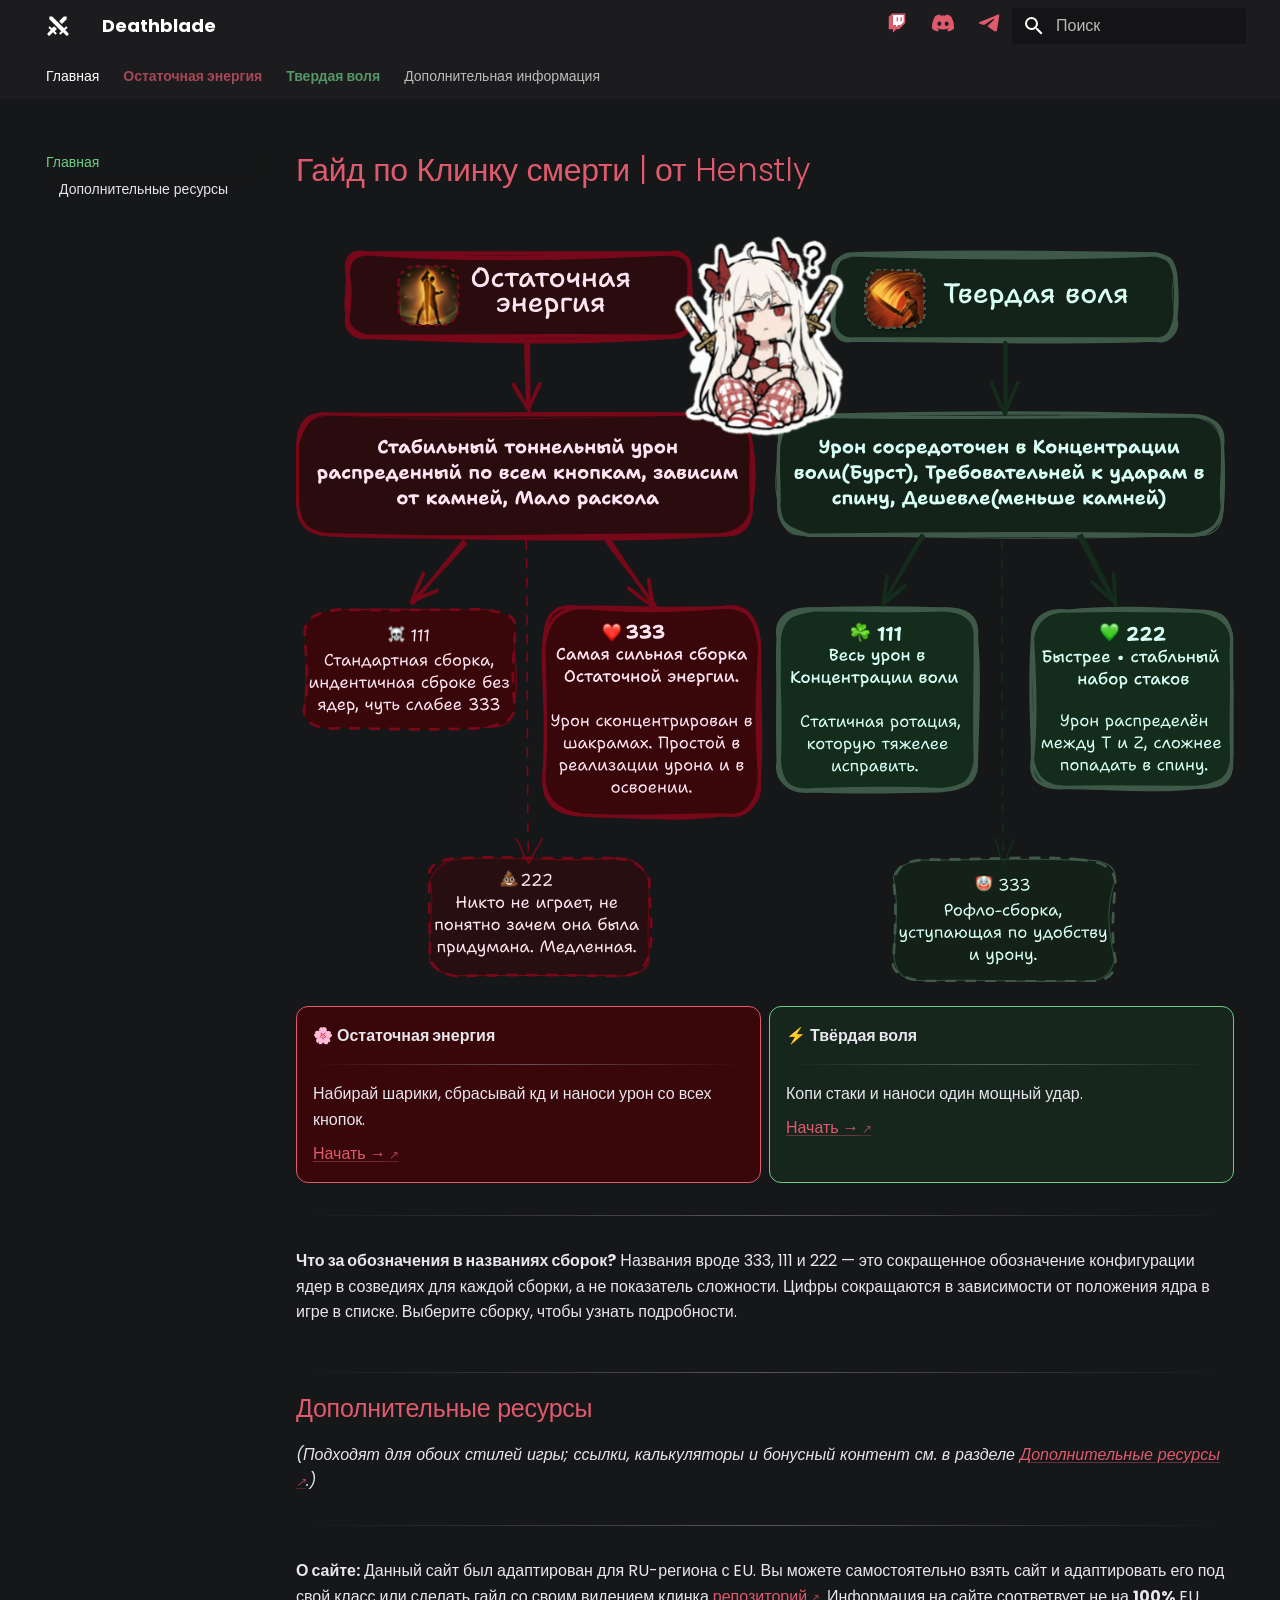
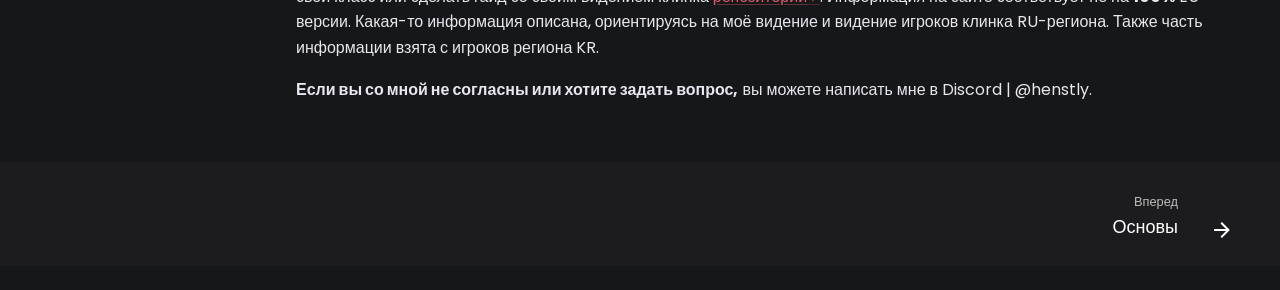
<file: index.html>
<!doctype html>
<html lang="ru" class="no-js">
  <head>
    
      <meta charset="utf-8">
      <meta name="viewport" content="width=device-width,initial-scale=1">
      
        <meta name="description" content="Remaining Energy & Surge Deathblade guides">
      
      
      
        <link rel="canonical" href="https://Henstlly.github.io/deathblade/">
      
      
      
        <link rel="next" href="remaining-energy/essentials/">
      
      
        
      
      
      <link rel="icon" href="assets/favicon.svg">
      <meta name="generator" content="mkdocs-1.6.1, mkdocs-material-9.7.7">
    
    
      
        <title>Deathblade</title>
      
    
    
      <link rel="stylesheet" href="assets/stylesheets/main.ec1eaa64.min.css">
      
        
        <link rel="stylesheet" href="assets/stylesheets/palette.ab4e12ef.min.css">
      
      


    
    
      
    
    
      
        
        
        
        <link rel="stylesheet" href="assets/external/fonts.googleapis.com/css.9a3d0420.css">
        <style>:root{--md-text-font:"Poppins";--md-code-font:"Roboto Mono"}</style>
      
    
    
      <link rel="stylesheet" href="stylesheets/extra.css?v=171">
    
    <script>__md_scope=new URL(".",location),__md_hash=e=>[...e].reduce(((e,_)=>(e<<5)-e+_.charCodeAt(0)),0),__md_get=(e,_=localStorage,t=__md_scope)=>JSON.parse(_.getItem(t.pathname+"."+e)),__md_set=(e,_,t=localStorage,a=__md_scope)=>{try{t.setItem(a.pathname+"."+e,JSON.stringify(_))}catch(e){}}</script>
    
      

    
    
  </head>
  
  
    
    
    
    
    
    <body dir="ltr" data-md-color-scheme="slate" data-md-color-primary="black" data-md-color-accent="red">
  
    
    <input class="md-toggle" data-md-toggle="drawer" type="checkbox" id="__drawer" autocomplete="off">
    <input class="md-toggle" data-md-toggle="search" type="checkbox" id="__search" autocomplete="off">
    <label class="md-overlay" for="__drawer"></label>
    <div data-md-component="skip">
      
        
        <a href="#henstly" class="md-skip">
          Перейти к содержанию
        </a>
      
    </div>
    <div data-md-component="announce">
      
    </div>
    
    
      

<header class="md-header" data-md-component="header">
  <nav class="md-header__inner md-grid" aria-label="Верхний колонтитул">
    <a href="." title="Deathblade" class="md-header__button md-logo" aria-label="Deathblade" data-md-component="logo">
      
  
  <svg xmlns="http://www.w3.org/2000/svg" viewBox="0 0 24 24"><path d="m6.2 2.44 11.9 11.9 2.12-2.12 1.41 1.41-2.47 2.47 3.18 3.18c.39.39.39 1.02 0 1.41l-.71.71a.996.996 0 0 1-1.41 0L17 18.23l-2.44 2.47-1.41-1.41 2.12-2.12-11.9-11.9V2.44zM15.89 10l4.74-4.74V2.44H17.8l-4.74 4.74zm-4.95 5-2.83-2.87-2.21 2.21-2.12-2.12-1.41 1.41 2.47 2.47-3.18 3.19a.996.996 0 0 0 0 1.41l.71.71c.39.39 1.02.39 1.41 0L7 18.23l2.44 2.47 1.41-1.41-2.12-2.12z"/></svg>

    </a>
    <label class="md-header__button md-icon" for="__drawer">
      
      <svg xmlns="http://www.w3.org/2000/svg" viewBox="0 0 24 24"><path d="M3 6h18v2H3zm0 5h18v2H3zm0 5h18v2H3z"/></svg>
    </label>
    <div class="md-header__title" data-md-component="header-title">
      <div class="md-header__ellipsis">
        <div class="md-header__topic">
          <span class="md-ellipsis">
            Deathblade
          </span>
        </div>
        <div class="md-header__topic" data-md-component="header-topic">
          <span class="md-ellipsis">
            
              Главная
            
          </span>
        </div>
      </div>
    </div>
    
      
    
    
    
    
      
      
        <label class="md-header__button md-icon" for="__search">
          
          <svg xmlns="http://www.w3.org/2000/svg" viewBox="0 0 24 24"><path d="M9.5 3A6.5 6.5 0 0 1 16 9.5c0 1.61-.59 3.09-1.56 4.23l.27.27h.79l5 5-1.5 1.5-5-5v-.79l-.27-.27A6.52 6.52 0 0 1 9.5 16 6.5 6.5 0 0 1 3 9.5 6.5 6.5 0 0 1 9.5 3m0 2C7 5 5 7 5 9.5S7 14 9.5 14 14 12 14 9.5 12 5 9.5 5"/></svg>
        </label>
        <div class="md-search" data-md-component="search" role="dialog">
  <label class="md-search__overlay" for="__search"></label>
  <div class="md-search__inner" role="search">
    <form class="md-search__form" name="search">
      <input type="text" class="md-search__input" name="query" aria-label="Поиск" placeholder="Поиск" autocapitalize="off" autocorrect="off" autocomplete="off" spellcheck="false" data-md-component="search-query" required>
      <label class="md-search__icon md-icon" for="__search">
        
        <svg xmlns="http://www.w3.org/2000/svg" viewBox="0 0 24 24"><path d="M9.5 3A6.5 6.5 0 0 1 16 9.5c0 1.61-.59 3.09-1.56 4.23l.27.27h.79l5 5-1.5 1.5-5-5v-.79l-.27-.27A6.52 6.52 0 0 1 9.5 16 6.5 6.5 0 0 1 3 9.5 6.5 6.5 0 0 1 9.5 3m0 2C7 5 5 7 5 9.5S7 14 9.5 14 14 12 14 9.5 12 5 9.5 5"/></svg>
        
        <svg xmlns="http://www.w3.org/2000/svg" viewBox="0 0 24 24"><path d="M20 11v2H8l5.5 5.5-1.42 1.42L4.16 12l7.92-7.92L13.5 5.5 8 11z"/></svg>
      </label>
      <nav class="md-search__options" aria-label="Поиск">
        
        <button type="reset" class="md-search__icon md-icon" title="Очистить" aria-label="Очистить" tabindex="-1">
          
          <svg xmlns="http://www.w3.org/2000/svg" viewBox="0 0 24 24"><path d="M19 6.41 17.59 5 12 10.59 6.41 5 5 6.41 10.59 12 5 17.59 6.41 19 12 13.41 17.59 19 19 17.59 13.41 12z"/></svg>
        </button>
      </nav>
      
        <div class="md-search__suggest" data-md-component="search-suggest"></div>
      
    </form>
    <div class="md-search__output">
      <div class="md-search__scrollwrap" tabindex="0" data-md-scrollfix>
        <div class="md-search-result" data-md-component="search-result">
          <div class="md-search-result__meta">
            Инициализация поиска
          </div>
          <ol class="md-search-result__list" role="presentation"></ol>
        </div>
      </div>
    </div>
  </div>
</div>
      
    
    
  </nav>
  
</header>
    
    <div class="md-container" data-md-component="container">
      
      
        
          
            
<nav class="md-tabs" aria-label="Вкладки" data-md-component="tabs">
  <div class="md-grid">
    <ul class="md-tabs__list">
      
        
  
  
  
    
  
  
    <li class="md-tabs__item md-tabs__item--active">
      <a href="." class="md-tabs__link">
        
  
  
    
  
  Главная

      </a>
    </li>
  

      
        
  
  
  
  
    
    
      <li class="md-tabs__item">
        <a href="remaining-energy/essentials/" class="md-tabs__link">
          
  
  
    
  
  Остаточная энергия

        </a>
      </li>
    
  

      
        
  
  
  
  
    
    
      <li class="md-tabs__item">
        <a href="surge/essentials/" class="md-tabs__link">
          
  
  
    
  
  Твердая воля

        </a>
      </li>
    
  

      
        
  
  
  
  
    <li class="md-tabs__item">
      <a href="resources/" class="md-tabs__link">
        
  
  
    
  
  Дополнительная информация

      </a>
    </li>
  

      
    </ul>
  </div>
</nav>
          
        
      
      <main class="md-main" data-md-component="main">
        <div class="md-main__inner md-grid">
          
            
              
              <div class="md-sidebar md-sidebar--primary" data-md-component="sidebar" data-md-type="navigation" >
                <div class="md-sidebar__scrollwrap">
                  <div class="md-sidebar__inner">
                    


  


  

<nav class="md-nav md-nav--primary md-nav--lifted md-nav--integrated" aria-label="Навигация" data-md-level="0">
  <label class="md-nav__title" for="__drawer">
    <a href="." title="Deathblade" class="md-nav__button md-logo" aria-label="Deathblade" data-md-component="logo">
      
  
  <svg xmlns="http://www.w3.org/2000/svg" viewBox="0 0 24 24"><path d="m6.2 2.44 11.9 11.9 2.12-2.12 1.41 1.41-2.47 2.47 3.18 3.18c.39.39.39 1.02 0 1.41l-.71.71a.996.996 0 0 1-1.41 0L17 18.23l-2.44 2.47-1.41-1.41 2.12-2.12-11.9-11.9V2.44zM15.89 10l4.74-4.74V2.44H17.8l-4.74 4.74zm-4.95 5-2.83-2.87-2.21 2.21-2.12-2.12-1.41 1.41 2.47 2.47-3.18 3.19a.996.996 0 0 0 0 1.41l.71.71c.39.39 1.02.39 1.41 0L7 18.23l2.44 2.47 1.41-1.41-2.12-2.12z"/></svg>

    </a>
    Deathblade
  </label>
  
  <ul class="md-nav__list" data-md-scrollfix>
    
      
      
  
  
    
  
  
  
    <li class="md-nav__item md-nav__item--active">
      
      <input class="md-nav__toggle md-toggle" type="checkbox" id="__toc">
      
      
        
      
      
        <label class="md-nav__link md-nav__link--active" for="__toc">
          
  
  
  <span class="md-ellipsis">
    
  
    Главная
  

    
  </span>
  
  

          <span class="md-nav__icon md-icon"></span>
        </label>
      
      <a href="." class="md-nav__link md-nav__link--active">
        
  
  
  <span class="md-ellipsis">
    
  
    Главная
  

    
  </span>
  
  

      </a>
      
        

<nav class="md-nav md-nav--secondary" aria-label="Содержание">
  
  
  
    
  
  
    <label class="md-nav__title" for="__toc">
      <span class="md-nav__icon md-icon"></span>
      Содержание
    </label>
    <ul class="md-nav__list" data-md-component="toc" data-md-scrollfix>
      
        <li class="md-nav__item">
  <a href="#_1" class="md-nav__link">
    <span class="md-ellipsis">
      
        Дополнительные ресурсы
      
    </span>
  </a>
  
</li>
      
    </ul>
  
</nav>
      
    </li>
  

    
      
      
  
  
  
  
    
    
      
        
      
        
      
        
      
    
    
    
      
      
        
      
    
    
    <li class="md-nav__item md-nav__item--nested">
      
        
        
        <input class="md-nav__toggle md-toggle " type="checkbox" id="__nav_2" >
        
          
          <label class="md-nav__link" for="__nav_2" id="__nav_2_label" tabindex="0">
            
  
  
  <span class="md-ellipsis">
    
  
    Остаточная энергия
  

    
  </span>
  
  

            <span class="md-nav__icon md-icon"></span>
          </label>
        
        <nav class="md-nav" data-md-level="1" aria-labelledby="__nav_2_label" aria-expanded="false">
          <label class="md-nav__title" for="__nav_2">
            <span class="md-nav__icon md-icon"></span>
            
  
    Остаточная энергия
  

          </label>
          <ul class="md-nav__list" data-md-scrollfix>
            
              
                
  
  
  
  
    <li class="md-nav__item">
      <a href="remaining-energy/essentials/" class="md-nav__link">
        
  
  
  <span class="md-ellipsis">
    
  
    Основы
  

    
  </span>
  
  

      </a>
    </li>
  

              
            
              
                
  
  
  
  
    <li class="md-nav__item">
      <a href="remaining-energy/111-head-hunt/" class="md-nav__link">
        
  
  
  <span class="md-ellipsis">
    
  
    111 Классика
  

    
  </span>
  
  

      </a>
    </li>
  

              
            
              
                
  
  
  
  
    <li class="md-nav__item">
      <a href="remaining-energy/333-ceiling/" class="md-nav__link">
        
  
  
  <span class="md-ellipsis">
    
  
    333 Шакрамы ★
  

    
  </span>
  
  

      </a>
    </li>
  

              
            
          </ul>
        </nav>
      
    </li>
  

    
      
      
  
  
  
  
    
    
      
        
      
        
      
        
      
    
    
    
      
      
        
      
    
    
    <li class="md-nav__item md-nav__item--nested">
      
        
        
        <input class="md-nav__toggle md-toggle " type="checkbox" id="__nav_3" >
        
          
          <label class="md-nav__link" for="__nav_3" id="__nav_3_label" tabindex="0">
            
  
  
  <span class="md-ellipsis">
    
  
    Твердая воля
  

    
  </span>
  
  

            <span class="md-nav__icon md-icon"></span>
          </label>
        
        <nav class="md-nav" data-md-level="1" aria-labelledby="__nav_3_label" aria-expanded="false">
          <label class="md-nav__title" for="__nav_3">
            <span class="md-nav__icon md-icon"></span>
            
  
    Твердая воля
  

          </label>
          <ul class="md-nav__list" data-md-scrollfix>
            
              
                
  
  
  
  
    <li class="md-nav__item">
      <a href="surge/essentials/" class="md-nav__link">
        
  
  
  <span class="md-ellipsis">
    
  
    Основы
  

    
  </span>
  
  

      </a>
    </li>
  

              
            
              
                
  
  
  
  
    <li class="md-nav__item">
      <a href="surge/111-classic/" class="md-nav__link">
        
  
  
  <span class="md-ellipsis">
    
  
    111 Классика
  

    
  </span>
  
  

      </a>
    </li>
  

              
            
              
                
  
  
  
  
    <li class="md-nav__item">
      <a href="surge/222-speedy/" class="md-nav__link">
        
  
  
  <span class="md-ellipsis">
    
  
    222 Ускоренный
  

    
  </span>
  
  

      </a>
    </li>
  

              
            
          </ul>
        </nav>
      
    </li>
  

    
      
      
  
  
  
  
    <li class="md-nav__item">
      <a href="resources/" class="md-nav__link">
        
  
  
  <span class="md-ellipsis">
    
  
    Дополнительная информация
  

    
  </span>
  
  

      </a>
    </li>
  

    
  </ul>
</nav>
                  </div>
                </div>
              </div>
            
            
          
          
            <div class="md-content" data-md-component="content">
              
              <article class="md-content__inner md-typeset">
                
                  



<h1 id="henstly">Гайд по Клинку смерти | от Henstly<a class="headerlink" href="#henstly" title="Permanent link">&para;</a></h1>
<p><img alt="Схема пути Клинка смерти" src="assets/shared/flowchart-deathblade-paths.svg?v=2" /></p>
<div class="grid cards">
<ul>
<li>
<p>🌸 <strong>Остаточная энергия</strong></p>
<hr />
<p>Набирай шарики, сбрасывай кд и наноси урон со всех кнопок.</p>
<p><a href="remaining-energy/essentials/">Начать →</a></p>
</li>
<li>
<p>⚡ <strong>Твёрдая воля</strong></p>
<hr />
<p>Копи стаки и наноси один мощный удар.</p>
<p><a href="surge/essentials/">Начать →</a></p>
</li>
</ul>
</div>
<hr />
<p><strong>Что за обозначения в названиях сборок?</strong> Названия вроде 333, 111 и 222 — это сокращенное обозначение конфигурации ядер в созведиях для каждой сборки, а не показатель сложности. Цифры сокращаются в зависимости от положения ядра в игре в списке. Выберите сборку, чтобы узнать подробности.</p>
<h2 id="_1">Дополнительные ресурсы<a class="headerlink" href="#_1" title="Permanent link">&para;</a></h2>
<p><em>(Подходят для обоих стилей игры; ссылки, калькуляторы и бонусный контент см. в разделе <a href="resources/">Дополнительные ресурсы</a>.)</em></p>
<hr />
<p><strong>О сайте:</strong> Данный сайт был адаптирован для RU-региона с EU. Вы можете самостоятельно взять сайт и адаптировать его под свой класс или сделать гайд со своим видением клинка <a href="https://github.com/interlockme/deathblade">репозиторий</a>. Информация на сайте соответвует не на <strong>100%</strong> EU версии. Какая-то информация описана, ориентируясь на моё видение и видение игроков клинка RU-региона. Также часть информации взята с игроков региона KR.</p>
<p><strong>Если вы со мной не согласны или хотите задать вопрос,</strong> вы можете написать мне в Discord | @henstly. </p>












                
              </article>
            </div>
          
          
<script>var target=document.getElementById(location.hash.slice(1));target&&target.name&&(target.checked=target.name.startsWith("__tabbed_"))</script>
        </div>
        
          <button type="button" class="md-top md-icon" data-md-component="top" hidden>
  
  <svg xmlns="http://www.w3.org/2000/svg" viewBox="0 0 24 24"><path d="M13 20h-2V8l-5.5 5.5-1.42-1.42L12 4.16l7.92 7.92-1.42 1.42L13 8z"/></svg>
  К началу
</button>
        
      </main>
      
        <footer class="md-footer">
  
    
      
      <nav class="md-footer__inner md-grid" aria-label="Нижний колонтитул" >
        
        
          
          <a href="remaining-energy/essentials/" class="md-footer__link md-footer__link--next" aria-label="Вперед: Основы">
            <div class="md-footer__title">
              <span class="md-footer__direction">
                Вперед
              </span>
              <div class="md-ellipsis">
                Основы
              </div>
            </div>
            <div class="md-footer__button md-icon">
              
              <svg xmlns="http://www.w3.org/2000/svg" viewBox="0 0 24 24"><path d="M4 11v2h12l-5.5 5.5 1.42 1.42L19.84 12l-7.92-7.92L10.5 5.5 16 11z"/></svg>
            </div>
          </a>
        
      </nav>
    
  
  <div class="md-footer-meta md-typeset">
    <div class="md-footer-meta__inner md-grid">
      <div class="md-copyright">
  
  
</div>
      
    </div>
  </div>
</footer>
      
    </div>
    <div class="md-dialog" data-md-component="dialog">
      <div class="md-dialog__inner md-typeset"></div>
    </div>
    
      <div class="md-progress" data-md-component="progress" role="progressbar"></div>
    
    
    
      
      
      <script id="__config" type="application/json">{"annotate": null, "base": ".", "features": ["navigation.instant", "navigation.instant.progress", "navigation.instant.prefetch", "navigation.footer", "navigation.tabs", "navigation.sections", "navigation.top", "navigation.indexes", "navigation.tracking", "toc.integrate", "toc.follow", "content.code.copy", "search.suggest", "search.highlight"], "search": "assets/javascripts/workers/search.2c215733.min.js", "tags": null, "translations": {"clipboard.copied": "\u0421\u043a\u043e\u043f\u0438\u0440\u043e\u0432\u0430\u043d\u043e \u0432 \u0431\u0443\u0444\u0435\u0440", "clipboard.copy": "\u041a\u043e\u043f\u0438\u0440\u043e\u0432\u0430\u0442\u044c \u0432 \u0431\u0443\u0444\u0435\u0440", "search.result.more.one": "\u0415\u0449\u0451 1 \u043d\u0430 \u044d\u0442\u043e\u0439 \u0441\u0442\u0440\u0430\u043d\u0438\u0446\u0435", "search.result.more.other": "\u0415\u0449\u0451 # \u043d\u0430 \u044d\u0442\u043e\u0439 \u0441\u0442\u0440\u0430\u043d\u0438\u0446\u0435", "search.result.none": "\u0421\u043e\u0432\u043f\u0430\u0434\u0435\u043d\u0438\u0439 \u043d\u0435 \u043d\u0430\u0439\u0434\u0435\u043d\u043e", "search.result.one": "\u041d\u0430\u0439\u0434\u0435\u043d\u043e 1 \u0441\u043e\u0432\u043f\u0430\u0434\u0435\u043d\u0438\u0435", "search.result.other": "\u041d\u0430\u0439\u0434\u0435\u043d\u043e \u0441\u043e\u0432\u043f\u0430\u0434\u0435\u043d\u0438\u0439: #", "search.result.placeholder": "\u041d\u0430\u0447\u043d\u0438\u0442\u0435 \u043f\u0435\u0447\u0430\u0442\u0430\u0442\u044c \u0434\u043b\u044f \u043f\u043e\u0438\u0441\u043a\u0430", "search.result.term.missing": "\u041e\u0442\u0441\u0443\u0442\u0441\u0442\u0432\u0443\u0435\u0442", "select.version": "\u0412\u044b\u0431\u0435\u0440\u0438\u0442\u0435 \u0432\u0435\u0440\u0441\u0438\u044e"}, "version": null}</script>
    
    
      <script src="assets/javascripts/bundle.d7400e89.min.js"></script>
      
        <script src="javascripts/site-utils.js?v=10"></script>
      
        <script src="javascripts/header-links.js?v=1"></script>
      
        <script src="javascripts/lazy-calculators.js?v=24"></script>
      
        <script src="javascripts/extra.js?v=3"></script>
      
        <script src="javascripts/build-data.js?v=23"></script>
      
        <script src="javascripts/build-stats-badge.js?v=3"></script>
      
        <script src="javascripts/skill-data.js?v=24"></script>
      
        <script src="javascripts/skill-names.js?v=15"></script>
      
        <script src="javascripts/rune-data.js?v=6"></script>
      
        <script src="javascripts/skill-setup.js?v=11"></script>
      
        <script src="javascripts/essentials-table.js?v=6"></script>
      
        <script src="javascripts/core-options-data.js?v=8"></script>
      
        <script src="javascripts/ark-core-badge.js?v=9"></script>
      
        <script src="javascripts/ap-node-names.js?v=12"></script>
      
        <script src="javascripts/ap-node-effects.js?v=9"></script>
      
        <script src="javascripts/ark-passive-tree.js?v=8"></script>
      
        <script src="javascripts/gem-priority.js?v=8"></script>
      
        <script src="javascripts/pentagon-badge.js?v=5"></script>
      
        <script src="javascripts/rotation-line.js?v=15"></script>
      
        <script src="javascripts/skill-tooltip.js?v=15"></script>
      
        <script src="javascripts/ark-passive-tooltip.js?v=5"></script>
      
        <script src="javascripts/rune-tooltip.js?v=7"></script>
      
        <script src="javascripts/glossary-data.js?v=15"></script>
      
        <script src="javascripts/glossary-tooltip.js?v=3"></script>
      
        <script src="javascripts/rotation-practice.js?v=9"></script>
      
        <script src="javascripts/dps-chart.js?v=8"></script>
      
        <script src="javascripts/gem-dps-tooltip.js?v=11"></script>
      
        <script src="javascripts/build-compare.js?v=15"></script>
      
        <script src="javascripts/image-lightbox.js?v=1"></script>
      
    
  </body>
</html>
</file>
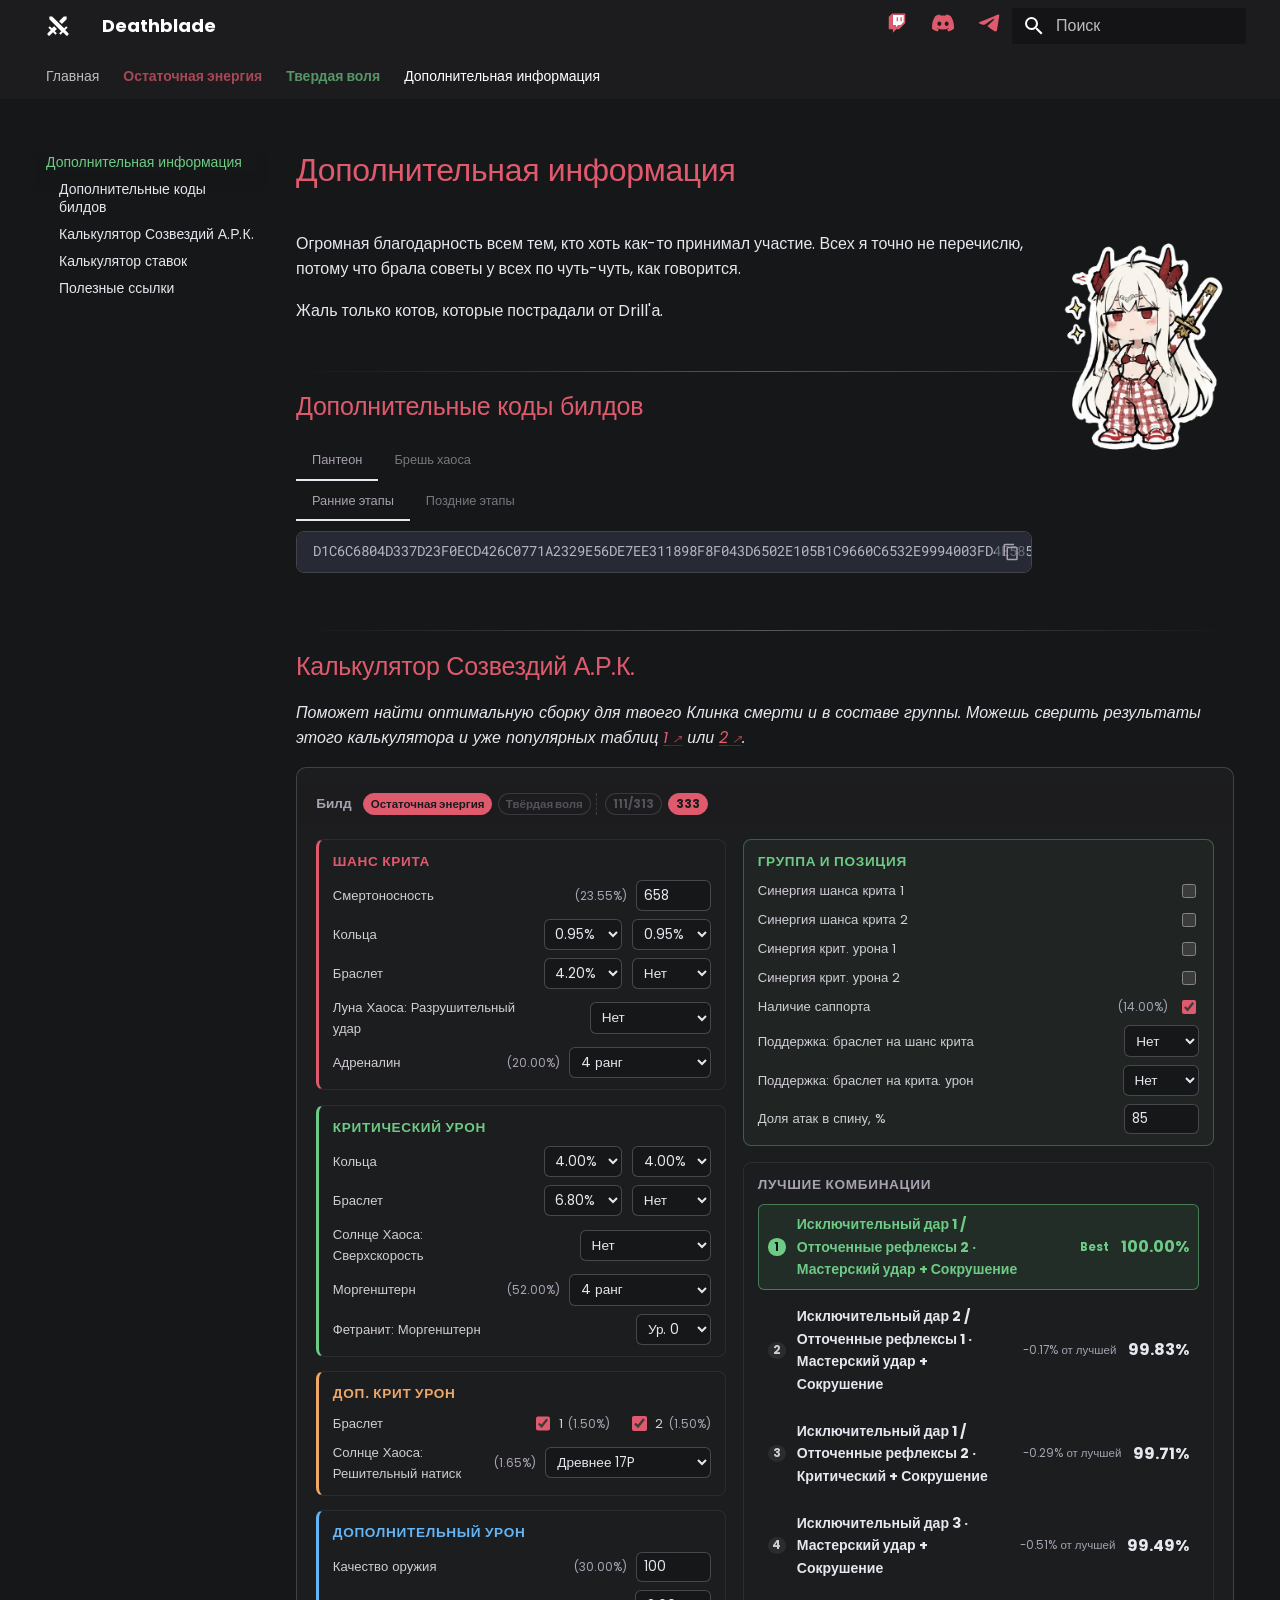
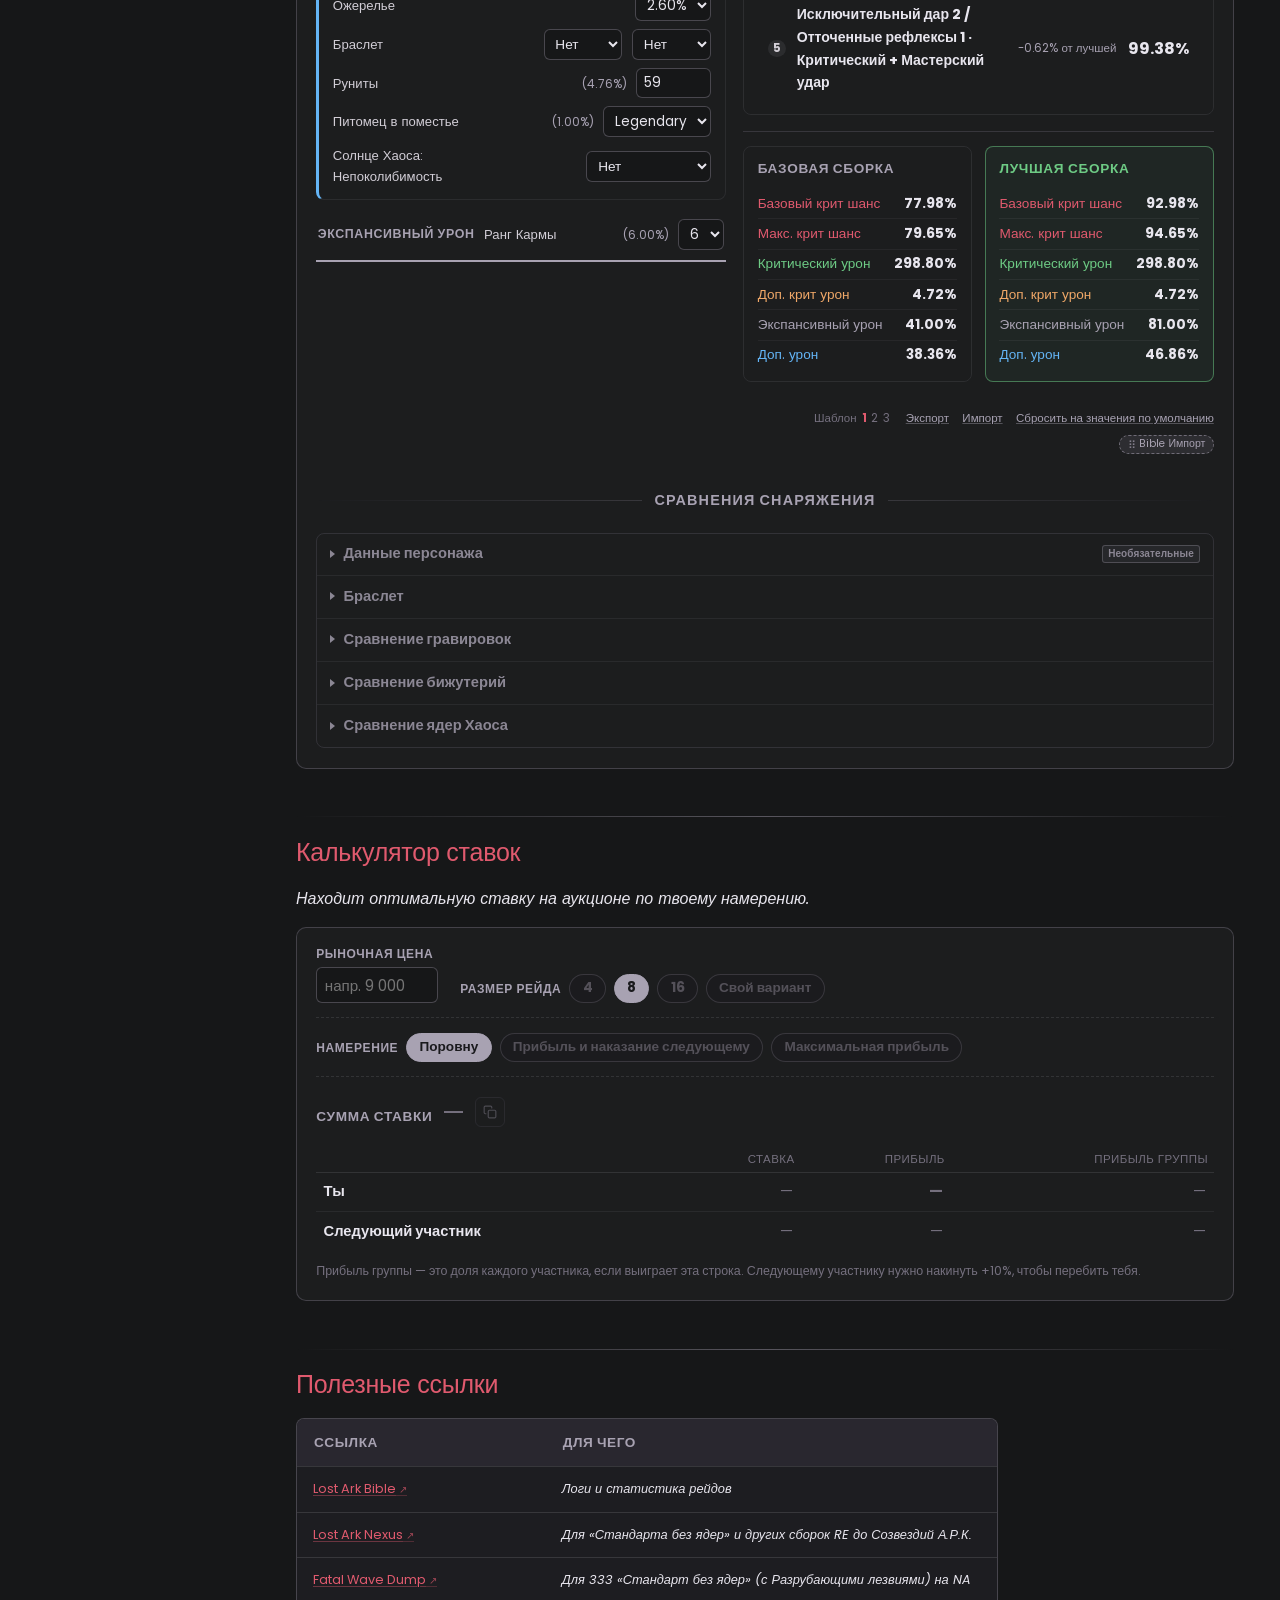
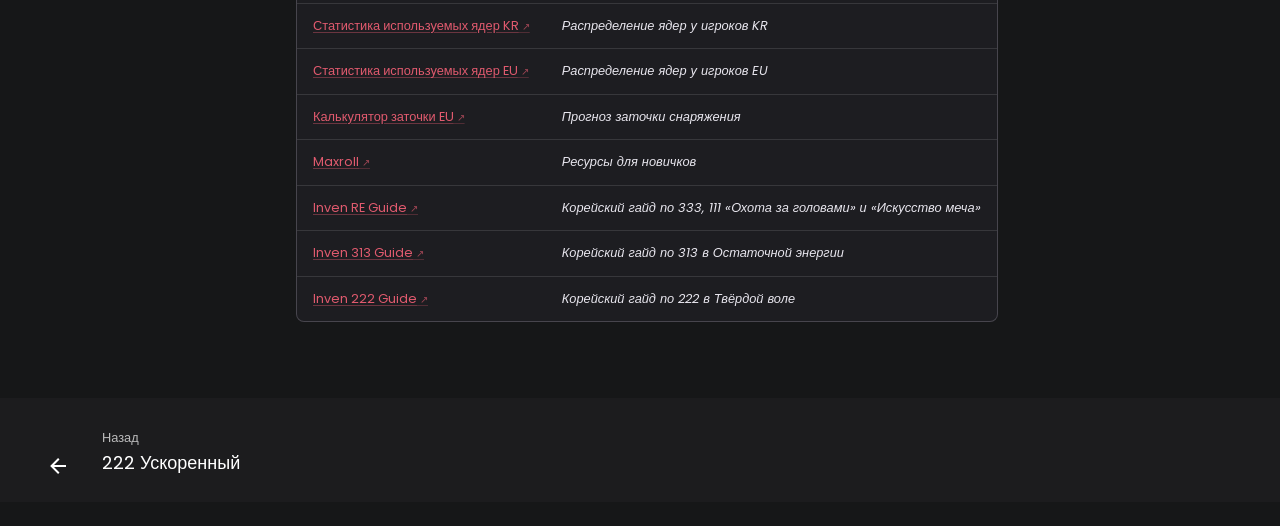
<file: resources/index.html>
<!doctype html>
<html lang="ru" class="no-js">
  <head>
    
      <meta charset="utf-8">
      <meta name="viewport" content="width=device-width,initial-scale=1">
      
        <meta name="description" content="Remaining Energy & Surge Deathblade guides">
      
      
      
        <link rel="canonical" href="https://Henstlly.github.io/deathblade/resources/">
      
      
        <link rel="prev" href="../surge/222-speedy/">
      
      
      
        
      
      
      <link rel="icon" href="../assets/favicon.svg">
      <meta name="generator" content="mkdocs-1.6.1, mkdocs-material-9.7.7">
    
    
      
        <title>Дополнительная информация - Deathblade</title>
      
    
    
      <link rel="stylesheet" href="../assets/stylesheets/main.ec1eaa64.min.css">
      
        
        <link rel="stylesheet" href="../assets/stylesheets/palette.ab4e12ef.min.css">
      
      


    
    
      
    
    
      
        
        
        
        <link rel="stylesheet" href="../assets/external/fonts.googleapis.com/css.9a3d0420.css">
        <style>:root{--md-text-font:"Poppins";--md-code-font:"Roboto Mono"}</style>
      
    
    
      <link rel="stylesheet" href="../stylesheets/extra.css?v=171">
    
    <script>__md_scope=new URL("..",location),__md_hash=e=>[...e].reduce(((e,_)=>(e<<5)-e+_.charCodeAt(0)),0),__md_get=(e,_=localStorage,t=__md_scope)=>JSON.parse(_.getItem(t.pathname+"."+e)),__md_set=(e,_,t=localStorage,a=__md_scope)=>{try{t.setItem(a.pathname+"."+e,JSON.stringify(_))}catch(e){}}</script>
    
      

    
    
  </head>
  
  
    
    
    
    
    
    <body dir="ltr" data-md-color-scheme="slate" data-md-color-primary="black" data-md-color-accent="red">
  
    
    <input class="md-toggle" data-md-toggle="drawer" type="checkbox" id="__drawer" autocomplete="off">
    <input class="md-toggle" data-md-toggle="search" type="checkbox" id="__search" autocomplete="off">
    <label class="md-overlay" for="__drawer"></label>
    <div data-md-component="skip">
      
        
        <a href="#_1" class="md-skip">
          Перейти к содержанию
        </a>
      
    </div>
    <div data-md-component="announce">
      
    </div>
    
    
      

<header class="md-header" data-md-component="header">
  <nav class="md-header__inner md-grid" aria-label="Верхний колонтитул">
    <a href=".." title="Deathblade" class="md-header__button md-logo" aria-label="Deathblade" data-md-component="logo">
      
  
  <svg xmlns="http://www.w3.org/2000/svg" viewBox="0 0 24 24"><path d="m6.2 2.44 11.9 11.9 2.12-2.12 1.41 1.41-2.47 2.47 3.18 3.18c.39.39.39 1.02 0 1.41l-.71.71a.996.996 0 0 1-1.41 0L17 18.23l-2.44 2.47-1.41-1.41 2.12-2.12-11.9-11.9V2.44zM15.89 10l4.74-4.74V2.44H17.8l-4.74 4.74zm-4.95 5-2.83-2.87-2.21 2.21-2.12-2.12-1.41 1.41 2.47 2.47-3.18 3.19a.996.996 0 0 0 0 1.41l.71.71c.39.39 1.02.39 1.41 0L7 18.23l2.44 2.47 1.41-1.41-2.12-2.12z"/></svg>

    </a>
    <label class="md-header__button md-icon" for="__drawer">
      
      <svg xmlns="http://www.w3.org/2000/svg" viewBox="0 0 24 24"><path d="M3 6h18v2H3zm0 5h18v2H3zm0 5h18v2H3z"/></svg>
    </label>
    <div class="md-header__title" data-md-component="header-title">
      <div class="md-header__ellipsis">
        <div class="md-header__topic">
          <span class="md-ellipsis">
            Deathblade
          </span>
        </div>
        <div class="md-header__topic" data-md-component="header-topic">
          <span class="md-ellipsis">
            
              Дополнительная информация
            
          </span>
        </div>
      </div>
    </div>
    
      
    
    
    
    
      
      
        <label class="md-header__button md-icon" for="__search">
          
          <svg xmlns="http://www.w3.org/2000/svg" viewBox="0 0 24 24"><path d="M9.5 3A6.5 6.5 0 0 1 16 9.5c0 1.61-.59 3.09-1.56 4.23l.27.27h.79l5 5-1.5 1.5-5-5v-.79l-.27-.27A6.52 6.52 0 0 1 9.5 16 6.5 6.5 0 0 1 3 9.5 6.5 6.5 0 0 1 9.5 3m0 2C7 5 5 7 5 9.5S7 14 9.5 14 14 12 14 9.5 12 5 9.5 5"/></svg>
        </label>
        <div class="md-search" data-md-component="search" role="dialog">
  <label class="md-search__overlay" for="__search"></label>
  <div class="md-search__inner" role="search">
    <form class="md-search__form" name="search">
      <input type="text" class="md-search__input" name="query" aria-label="Поиск" placeholder="Поиск" autocapitalize="off" autocorrect="off" autocomplete="off" spellcheck="false" data-md-component="search-query" required>
      <label class="md-search__icon md-icon" for="__search">
        
        <svg xmlns="http://www.w3.org/2000/svg" viewBox="0 0 24 24"><path d="M9.5 3A6.5 6.5 0 0 1 16 9.5c0 1.61-.59 3.09-1.56 4.23l.27.27h.79l5 5-1.5 1.5-5-5v-.79l-.27-.27A6.52 6.52 0 0 1 9.5 16 6.5 6.5 0 0 1 3 9.5 6.5 6.5 0 0 1 9.5 3m0 2C7 5 5 7 5 9.5S7 14 9.5 14 14 12 14 9.5 12 5 9.5 5"/></svg>
        
        <svg xmlns="http://www.w3.org/2000/svg" viewBox="0 0 24 24"><path d="M20 11v2H8l5.5 5.5-1.42 1.42L4.16 12l7.92-7.92L13.5 5.5 8 11z"/></svg>
      </label>
      <nav class="md-search__options" aria-label="Поиск">
        
        <button type="reset" class="md-search__icon md-icon" title="Очистить" aria-label="Очистить" tabindex="-1">
          
          <svg xmlns="http://www.w3.org/2000/svg" viewBox="0 0 24 24"><path d="M19 6.41 17.59 5 12 10.59 6.41 5 5 6.41 10.59 12 5 17.59 6.41 19 12 13.41 17.59 19 19 17.59 13.41 12z"/></svg>
        </button>
      </nav>
      
        <div class="md-search__suggest" data-md-component="search-suggest"></div>
      
    </form>
    <div class="md-search__output">
      <div class="md-search__scrollwrap" tabindex="0" data-md-scrollfix>
        <div class="md-search-result" data-md-component="search-result">
          <div class="md-search-result__meta">
            Инициализация поиска
          </div>
          <ol class="md-search-result__list" role="presentation"></ol>
        </div>
      </div>
    </div>
  </div>
</div>
      
    
    
  </nav>
  
</header>
    
    <div class="md-container" data-md-component="container">
      
      
        
          
            
<nav class="md-tabs" aria-label="Вкладки" data-md-component="tabs">
  <div class="md-grid">
    <ul class="md-tabs__list">
      
        
  
  
  
  
    <li class="md-tabs__item">
      <a href=".." class="md-tabs__link">
        
  
  
    
  
  Главная

      </a>
    </li>
  

      
        
  
  
  
  
    
    
      <li class="md-tabs__item">
        <a href="../remaining-energy/essentials/" class="md-tabs__link">
          
  
  
    
  
  Остаточная энергия

        </a>
      </li>
    
  

      
        
  
  
  
  
    
    
      <li class="md-tabs__item">
        <a href="../surge/essentials/" class="md-tabs__link">
          
  
  
    
  
  Твердая воля

        </a>
      </li>
    
  

      
        
  
  
  
    
  
  
    <li class="md-tabs__item md-tabs__item--active">
      <a href="./" class="md-tabs__link">
        
  
  
    
  
  Дополнительная информация

      </a>
    </li>
  

      
    </ul>
  </div>
</nav>
          
        
      
      <main class="md-main" data-md-component="main">
        <div class="md-main__inner md-grid">
          
            
              
              <div class="md-sidebar md-sidebar--primary" data-md-component="sidebar" data-md-type="navigation" >
                <div class="md-sidebar__scrollwrap">
                  <div class="md-sidebar__inner">
                    


  


  

<nav class="md-nav md-nav--primary md-nav--lifted md-nav--integrated" aria-label="Навигация" data-md-level="0">
  <label class="md-nav__title" for="__drawer">
    <a href=".." title="Deathblade" class="md-nav__button md-logo" aria-label="Deathblade" data-md-component="logo">
      
  
  <svg xmlns="http://www.w3.org/2000/svg" viewBox="0 0 24 24"><path d="m6.2 2.44 11.9 11.9 2.12-2.12 1.41 1.41-2.47 2.47 3.18 3.18c.39.39.39 1.02 0 1.41l-.71.71a.996.996 0 0 1-1.41 0L17 18.23l-2.44 2.47-1.41-1.41 2.12-2.12-11.9-11.9V2.44zM15.89 10l4.74-4.74V2.44H17.8l-4.74 4.74zm-4.95 5-2.83-2.87-2.21 2.21-2.12-2.12-1.41 1.41 2.47 2.47-3.18 3.19a.996.996 0 0 0 0 1.41l.71.71c.39.39 1.02.39 1.41 0L7 18.23l2.44 2.47 1.41-1.41-2.12-2.12z"/></svg>

    </a>
    Deathblade
  </label>
  
  <ul class="md-nav__list" data-md-scrollfix>
    
      
      
  
  
  
  
    <li class="md-nav__item">
      <a href=".." class="md-nav__link">
        
  
  
  <span class="md-ellipsis">
    
  
    Главная
  

    
  </span>
  
  

      </a>
    </li>
  

    
      
      
  
  
  
  
    
    
      
        
      
        
      
        
      
    
    
    
      
      
        
      
    
    
    <li class="md-nav__item md-nav__item--nested">
      
        
        
        <input class="md-nav__toggle md-toggle " type="checkbox" id="__nav_2" >
        
          
          <label class="md-nav__link" for="__nav_2" id="__nav_2_label" tabindex="0">
            
  
  
  <span class="md-ellipsis">
    
  
    Остаточная энергия
  

    
  </span>
  
  

            <span class="md-nav__icon md-icon"></span>
          </label>
        
        <nav class="md-nav" data-md-level="1" aria-labelledby="__nav_2_label" aria-expanded="false">
          <label class="md-nav__title" for="__nav_2">
            <span class="md-nav__icon md-icon"></span>
            
  
    Остаточная энергия
  

          </label>
          <ul class="md-nav__list" data-md-scrollfix>
            
              
                
  
  
  
  
    <li class="md-nav__item">
      <a href="../remaining-energy/essentials/" class="md-nav__link">
        
  
  
  <span class="md-ellipsis">
    
  
    Основы
  

    
  </span>
  
  

      </a>
    </li>
  

              
            
              
                
  
  
  
  
    <li class="md-nav__item">
      <a href="../remaining-energy/111-head-hunt/" class="md-nav__link">
        
  
  
  <span class="md-ellipsis">
    
  
    111 Классика
  

    
  </span>
  
  

      </a>
    </li>
  

              
            
              
                
  
  
  
  
    <li class="md-nav__item">
      <a href="../remaining-energy/333-ceiling/" class="md-nav__link">
        
  
  
  <span class="md-ellipsis">
    
  
    333 Шакрамы ★
  

    
  </span>
  
  

      </a>
    </li>
  

              
            
          </ul>
        </nav>
      
    </li>
  

    
      
      
  
  
  
  
    
    
      
        
      
        
      
        
      
    
    
    
      
      
        
      
    
    
    <li class="md-nav__item md-nav__item--nested">
      
        
        
        <input class="md-nav__toggle md-toggle " type="checkbox" id="__nav_3" >
        
          
          <label class="md-nav__link" for="__nav_3" id="__nav_3_label" tabindex="0">
            
  
  
  <span class="md-ellipsis">
    
  
    Твердая воля
  

    
  </span>
  
  

            <span class="md-nav__icon md-icon"></span>
          </label>
        
        <nav class="md-nav" data-md-level="1" aria-labelledby="__nav_3_label" aria-expanded="false">
          <label class="md-nav__title" for="__nav_3">
            <span class="md-nav__icon md-icon"></span>
            
  
    Твердая воля
  

          </label>
          <ul class="md-nav__list" data-md-scrollfix>
            
              
                
  
  
  
  
    <li class="md-nav__item">
      <a href="../surge/essentials/" class="md-nav__link">
        
  
  
  <span class="md-ellipsis">
    
  
    Основы
  

    
  </span>
  
  

      </a>
    </li>
  

              
            
              
                
  
  
  
  
    <li class="md-nav__item">
      <a href="../surge/111-classic/" class="md-nav__link">
        
  
  
  <span class="md-ellipsis">
    
  
    111 Классика
  

    
  </span>
  
  

      </a>
    </li>
  

              
            
              
                
  
  
  
  
    <li class="md-nav__item">
      <a href="../surge/222-speedy/" class="md-nav__link">
        
  
  
  <span class="md-ellipsis">
    
  
    222 Ускоренный
  

    
  </span>
  
  

      </a>
    </li>
  

              
            
          </ul>
        </nav>
      
    </li>
  

    
      
      
  
  
    
  
  
  
    <li class="md-nav__item md-nav__item--active">
      
      <input class="md-nav__toggle md-toggle" type="checkbox" id="__toc">
      
      
        
      
      
        <label class="md-nav__link md-nav__link--active" for="__toc">
          
  
  
  <span class="md-ellipsis">
    
  
    Дополнительная информация
  

    
  </span>
  
  

          <span class="md-nav__icon md-icon"></span>
        </label>
      
      <a href="./" class="md-nav__link md-nav__link--active">
        
  
  
  <span class="md-ellipsis">
    
  
    Дополнительная информация
  

    
  </span>
  
  

      </a>
      
        

<nav class="md-nav md-nav--secondary" aria-label="Содержание">
  
  
  
    
  
  
    <label class="md-nav__title" for="__toc">
      <span class="md-nav__icon md-icon"></span>
      Содержание
    </label>
    <ul class="md-nav__list" data-md-component="toc" data-md-scrollfix>
      
        <li class="md-nav__item">
  <a href="#_2" class="md-nav__link">
    <span class="md-ellipsis">
      
        Дополнительные коды билдов
      
    </span>
  </a>
  
</li>
      
        <li class="md-nav__item">
  <a href="#ark-passive-calculator" class="md-nav__link">
    <span class="md-ellipsis">
      
        Калькулятор Созвездий А.Р.К.
      
    </span>
  </a>
  
</li>
      
        <li class="md-nav__item">
  <a href="#_3" class="md-nav__link">
    <span class="md-ellipsis">
      
        Калькулятор ставок
      
    </span>
  </a>
  
</li>
      
        <li class="md-nav__item">
  <a href="#_4" class="md-nav__link">
    <span class="md-ellipsis">
      
        Полезные ссылки
      
    </span>
  </a>
  
</li>
      
    </ul>
  
</nav>
      
    </li>
  

    
  </ul>
</nav>
                  </div>
                </div>
              </div>
            
            
          
          
            <div class="md-content" data-md-component="content">
              
              <article class="md-content__inner md-typeset">
                
                  



<h1 id="_1">Дополнительная информация<a class="headerlink" href="#_1" title="Permanent link">&para;</a></h1>
<p><img alt="Стикер 313" class="sticker-image sticker-image-side zoomable-image" loading="lazy" src="../assets/shared/sticker-313.png" /></p>
<p>Огромная благодарность всем тем, кто хоть как-то принимал участие. Всех я точно не перечислю, потому что брала советы у всех по чуть-чуть, как говорится.</p>
<p>Жаль только котов, которые пострадали от Drill'а.</p>
<h2 id="_2">Дополнительные коды билдов<a class="headerlink" href="#_2" title="Permanent link">&para;</a></h2>
<div class="tabbed-set tabbed-alternate" data-tabs="1:2"><input checked="checked" id="__tabbed_1_1" name="__tabbed_1" type="radio" /><input id="__tabbed_1_2" name="__tabbed_1" type="radio" /><div class="tabbed-labels"><label for="__tabbed_1_1">Пантеон</label><label for="__tabbed_1_2">Брешь хаоса</label></div>
<div class="tabbed-content">
<div class="tabbed-block">
<div class="tabbed-set tabbed-alternate" data-tabs="2:2"><input checked="checked" id="__tabbed_2_1" name="__tabbed_2" type="radio" /><input id="__tabbed_2_2" name="__tabbed_2" type="radio" /><div class="tabbed-labels"><label for="__tabbed_2_1">Ранние этапы</label><label for="__tabbed_2_2">Поздние этапы</label></div>
<div class="tabbed-content">
<div class="tabbed-block">
<div class="highlight"><pre><span></span><code>D1C6C6804D337D23F0ECD426C0771A2329E56DE7EE311898F8F043D6502E105B1C9660C6532E9994003FD4E5851E28D6BA7A90540AF5538A059202CF6952D79A
</code></pre></div>
</div>
<div class="tabbed-block">
<div class="highlight"><pre><span></span><code>6F6CB9C1082C2C110F56CDC8ABABF40095606AB6B9C188708BAEBEF1D186ECACC64F6397B604A5BE14A99FFF77D513DC1DD161076B6D8251303CD95909701C58
</code></pre></div>
</div>
</div>
</div>
</div>
<div class="tabbed-block">
<div class="highlight"><pre><span></span><code>CD5B9D0DC3B317B7634F8B6BFB3A662230C78CAAD3DC8CEE54C3A74F4D268985B77504CA6E757FED821CC399933CEF721F4DCBC3251A8FC0ADB53744723CB39C
</code></pre></div>
</div>
</div>
</div>
<h2 id="ark-passive-calculator">Калькулятор Созвездий А.Р.К.<a class="headerlink" href="#ark-passive-calculator" title="Permanent link">&para;</a></h2>
<p><em>Поможет найти оптимальную сборку для твоего Клинка смерти и в составе группы. Можешь сверить результаты этого калькулятора и уже популярных таблиц <a href="https://docs.google.com/spreadsheets/d/1RKpzg6sPNe7fuPDudJHAs0qbFukOwSyhMynDOijfoKY/edit?usp=sharing">1</a> или <a href="https://docs.google.com/spreadsheets/d/1_0J7liyM_yw16pyn6TKlF1YGaIt5n_A9hSoLnT3yTUc/edit?usp=sharing">2</a>.</em></p>
<div class="ap-calc">

<!-- Build dock - ONE instance of the Family/Variant toggle, docked and
     scoped to .ap-calc's own box (see initBuildDock in
     ark-passive-calculator.js and the ap-build-dock rules in extra.css)
     instead of being repeated inside Bracelet Comparison's and
     Engraving Comparison's own headers as separate "echo" copies (the
     former approach - see git history/old comment on this block if it
     still exists). Real pill-chip buttons, not a plain <select> or
     radio dots, since "one vivid, rest muted" needs every option visible
     at once - a collapsed <select> can't show that.
     Two tiers, not one flat row of 6: Family (RE/Surge) plus Variant
     (whichever family is active - 2 chips for RE since 111/313 merged
     into one "111/313" chip, 3 for Surge). Every formula that reads
     BRACE_SPEC_BUILDS was traced before doing this split - RE 111/313
     are 100% computationally identical, everything else genuinely needs
     its exact variant (see ark-passive-calculator.js's BRACE_SPEC_BUILDS
     comment and normalizeBraceSpecBuild). Only one Variant tier is ever
     shown; the other is hidden by syncBuildToggleUI, same
     hidden-unless-active convention as the Breaking Moon summary row.
     Writes to the real ap-brace-spec-build <select> further down (see
     that select's own comment).
     Desktop (>900px, matching .ap-calc-layout's own breakpoint):
     .ap-build-dock is position:sticky to the top of the viewport (same
     offset as .ap-calc-live) for as long as you're anywhere inside
     .ap-calc - releases naturally once you scroll into CPM Calculator/
     Useful Links, since .ap-calc's own box ends right there. The trigger
     button is display:none and .ap-build-dock-panel is forced visible
     (see the ap-build-dock-panel media-query override in extra.css -
     it deliberately does NOT use the [hidden] attribute the way
     .ap-calc-popover does, to avoid the same display-vs-[hidden]
     specificity fight documented on .ap-brace-info-icon[hidden] et al.;
     see the JS/CSS comments for why a plain --open class is used
     instead).
     Mobile (<=900px): collapses to just the ap-build-dock-trigger pill
     (label kept in sync with the resolved build by syncBuildToggleUI),
     sticky to the BOTTOM of the viewport instead, same .ap-calc-scoped
     release. Tapping it opens .ap-build-dock-panel as a small popover
     above the pill; tapping a chip, tapping the pill again, clicking
     outside, or Escape closes it (see initBuildDock). -->
<div class="ap-build-dock">
  <button type="button" class="ap-build-dock-trigger" aria-haspopup="true" aria-expanded="false">
    <span class="ap-build-dock-trigger-label">Билд</span>
    <span class="ap-build-dock-trigger-chevron" aria-hidden="true">&#9662;</span>
  </button>
  <div class="ap-build-toggle-row ap-build-toggle-row--master ap-build-dock-panel">
    <span class="ap-build-toggle-label">Билд</span>
    <div class="ap-build-toggle ap-build-toggle--master" role="group" aria-label="Билд">
      <div class="ap-build-toggle-tier ap-build-toggle-tier--family">
        <button type="button" class="ap-build-chip ap-build-family-chip" data-family="re">Остаточная энергия</button>
        <button type="button" class="ap-build-chip ap-build-family-chip" data-family="surge">Твёрдая воля</button>
      </div>
      <div class="ap-build-toggle-tier ap-build-toggle-tier--variant ap-build-toggle-tier--variant-re">
        <button type="button" class="ap-build-chip ap-build-variant-chip" data-build="re-111">111/313</button>
        <button type="button" class="ap-build-chip ap-build-variant-chip" data-build="re-333">333</button>
      </div>
      <div class="ap-build-toggle-tier ap-build-toggle-tier--variant ap-build-toggle-tier--variant-surge">
        <button type="button" class="ap-build-chip ap-build-variant-chip" data-build="surge-111">111</button>
        <button type="button" class="ap-build-chip ap-build-variant-chip" data-build="surge-222">222</button>
        <button type="button" class="ap-build-chip ap-build-variant-chip" data-build="surge-333">333</button>
      </div>
    </div>
  </div>
</div>

<div class="ap-calc-layout">

<!-- Fixed Gear: filled out once to match your character, organized by
     which final stat each field feeds - not by which item slot it's on,
     since a ring's Crit Rate roll and its Crit Dmg roll matter for
     completely different totals and were previously scattered across
     unrelated groups (Rings/Bracelet/Ark Grid/Engravings). -->
<div class="ap-calc-gear">

  <!-- Crit Rate -->
  <div class="ap-calc-group ap-calc-group--crit-rate">
    <div class="ap-calc-group-title">Шанс крита</div>
    <div class="ap-calc-field-row">
      <label class="ap-calc-field-label" for="ap-crit-stat" title="Смертоносность как показан в профиле персонажа.">Смертоносность</label>
      <span class="ap-value-display" data-for="ap-crit-stat"></span>
      <input type="number" id="ap-crit-stat" class="ap-crit-stat" min="0" max="900" step="1" value="658">
    </div>
    <div class="ap-calc-field-row ap-calc-field-row-pair">
      <label class="ap-calc-field-label">Кольца</label>
      <div class="ap-calc-pair">
        <select id="ap-ring1-rate" class="ap-ring1-rate" aria-label="Ring 1 Шанс крита">
          <option value="None">Нет</option>
          <option value="Low">0.40%</option>
          <option value="Mid" selected>0.95%</option>
          <option value="High">1.55%</option>
        </select>
        <select id="ap-ring2-rate" class="ap-ring2-rate" aria-label="Ring 2 Шанс крита">
          <option value="None">Нет</option>
          <option value="Low">0.40%</option>
          <option value="Mid" selected>0.95%</option>
          <option value="High">1.55%</option>
        </select>
      </div>
    </div>
    <div class="ap-calc-field-row ap-calc-field-row-pair">
      <label class="ap-calc-field-label">Браслет</label>
      <div class="ap-calc-pair">
        <select id="ap-bracelet-rate" class="ap-bracelet-rate" aria-label="Браслет Шанс крита Line 1">
          <option value="None">Нет</option>
          <option value="Low">3.40%</option>
          <option value="Mid" selected>4.20%</option>
          <option value="High">5.00%</option>
        </select>
        <select id="ap-bracelet-rate-2" class="ap-bracelet-rate-2" aria-label="Браслет Шанс крита Line 2">
          <option value="None" selected>Нет</option>
          <option value="Low">3.40%</option>
          <option value="Mid">4.20%</option>
          <option value="High">5.00%</option>
        </select>
      </div>
    </div>
    <div class="ap-calc-field-row">
      <label class="ap-calc-field-label" for="ap-crushing-core">Луна Хаоса: Разрушительный удар</label>
      <span class="ap-value-display" data-for="ap-crushing-core"></span>
      <select id="ap-crushing-core" class="ap-crushing-core">
        <option value="None|0P" selected>Нет</option>
        <option value="Any|14P">14 очков</option>
        <option value="Relic|17P">Реликтовое 17P</option>
        <option value="Relic|18P">Реликтовое 18P</option>
        <option value="Relic|19P">Реликтовое 19P</option>
        <option value="Relic|20P">Реликтовое 20P</option>
        <option value="Ancient|17P">Древнее 17P</option>
        <option value="Ancient|18P">Древнее 18P</option>
        <option value="Ancient|19P">Древнее 19P</option>
        <option value="Ancient|20P">Древнее 20P</option>
      </select>
    </div>
    <div class="ap-calc-field-row">
      <label class="ap-calc-field-label" for="ap-adrenaline">Адреналин</label>
      <span class="ap-value-display" data-for="ap-adrenaline"></span>
      <select id="ap-adrenaline" class="ap-adrenaline">
        <option value="Not Used">Не используется</option>
        <option value="0 Nodes">0 ранг</option>
        <option value="1 Nodes">1 ранг</option>
        <option value="2 Nodes">2 ранг</option>
        <option value="3 Nodes">3 ранг</option>
        <option value="4 Nodes" selected>4 ранг</option>
      </select>
    </div>

  </div>

  <!-- Crit Damage -->
  <div class="ap-calc-group ap-calc-group--crit-dmg">
    <div class="ap-calc-group-title">Критический урон</div>
    <div class="ap-calc-field-row ap-calc-field-row-pair">
      <label class="ap-calc-field-label">Кольца</label>
      <div class="ap-calc-pair">
        <select id="ap-ring1-dmg" class="ap-ring1-dmg" aria-label="Ring 1 Критический урон">
          <option value="None">Нет</option>
          <option value="Low">1.10%</option>
          <option value="Mid">2.40%</option>
          <option value="High" selected>4.00%</option>
        </select>
        <select id="ap-ring2-dmg" class="ap-ring2-dmg" aria-label="Ring 2 Критический урон">
          <option value="None">Нет</option>
          <option value="Low">1.10%</option>
          <option value="Mid">2.40%</option>
          <option value="High" selected>4.00%</option>
        </select>
      </div>
    </div>
    <div class="ap-calc-field-row ap-calc-field-row-pair">
      <label class="ap-calc-field-label">Браслет</label>
      <div class="ap-calc-pair">
        <select id="ap-bracelet-dmg" class="ap-bracelet-dmg" aria-label="Браслет Критический урон Line 1">
          <option value="None">Нет</option>
          <option value="Low" selected>6.80%</option>
          <option value="Mid">8.40%</option>
          <option value="High">10.00%</option>
        </select>
        <select id="ap-bracelet-dmg-2" class="ap-bracelet-dmg-2" aria-label="Браслет Критический урон Line 2">
          <option value="None" selected>Нет</option>
          <option value="Low">6.80%</option>
          <option value="Mid">8.40%</option>
          <option value="High">10.00%</option>
        </select>
      </div>
    </div>
    <div class="ap-calc-field-row">
      <label class="ap-calc-field-label" for="ap-swift-core">Солнце Хаоса: Сверхскорость</label>
      <span class="ap-value-display" data-for="ap-swift-core"></span>
      <select id="ap-swift-core" class="ap-swift-core">
        <option value="None|0P" selected>Нет</option>
        <option value="Any|14P">14 очков</option>
        <option value="Relic|17P">Реликтовое 17P</option>
        <option value="Relic|18P">Реликтовое 18P</option>
        <option value="Relic|19P">Реликтовое 19P</option>
        <option value="Relic|20P">Реликтовое 20P</option>
        <option value="Ancient|17P">Древнее 17P</option>
        <option value="Ancient|18P">Древнее 18P</option>
        <option value="Ancient|19P">Древнее 19P</option>
        <option value="Ancient|20P">Древнее 20P</option>
      </select>
    </div>
    <div class="ap-calc-field-row">
      <label class="ap-calc-field-label" for="ap-kbw">Моргенштерн</label>
      <span class="ap-value-display" data-for="ap-kbw"></span>
      <select id="ap-kbw" class="ap-kbw">
        <option value="Not Used">Не используется</option>
        <option value="0 Nodes">0 ранг</option>
        <option value="1 Nodes">1 ранг</option>
        <option value="2 Nodes">2 ранг</option>
        <option value="3 Nodes">3 ранг</option>
        <option value="4 Nodes" selected>4 ранг</option>
      </select>
    </div>
    <div class="ap-calc-field-row">
      <label class="ap-calc-field-label" for="ap-kbw-stone">Фетранит: Моргенштерн</label>
      <span class="ap-value-display" data-for="ap-kbw-stone"></span>
      <select id="ap-kbw-stone" class="ap-kbw-stone">
        <option value="0 Lv." selected>Ур. 0</option>
        <option value="1 Lv.">Ур. 1</option>
        <option value="2 Lv.">Ур. 2</option>
        <option value="3 Lv.">Ур. 3</option>
        <option value="4 Lv.">Ур. 4</option>
      </select>
    </div>
  </div>

  <!-- Crit Hit Damage -->
  <div class="ap-calc-group ap-calc-group--oncrit-dmg">
    <div class="ap-calc-group-title">Доп. крит урон</div>
    <div class="ap-calc-field-row ap-calc-field-row-pair">
      <label class="ap-calc-field-label">Браслет</label>
      <div class="ap-calc-pair ap-calc-pair-checks">
        <label class="ap-calc-pair-check" title="Отметь, если на браслете выпала двойная линия с бонусом к урону по криту — каждая двойная линия добавляет +1.5% урона по криту мультипликативно.">
          <input type="checkbox" id="ap-crit-rate-dual" class="ap-crit-rate-dual" checked>
          <span class="ap-calc-pair-check-label">1</span>
          <span class="ap-value-display">(1.50%)</span>
        </label>
        <label class="ap-calc-pair-check" title="Отметь, если на браслете выпала двойная линия с бонусом к урону по криту — каждая двойная линия добавляет +1.5% урона по криту мультипликативно.">
          <input type="checkbox" id="ap-crit-dmg-dual" class="ap-crit-dmg-dual" checked>
          <span class="ap-calc-pair-check-label">2</span>
          <span class="ap-value-display">(1.50%)</span>
        </label>
      </div>
    </div>
    <div class="ap-calc-field-row">
      <label class="ap-calc-field-label" for="ap-flashy-atk">Солнце Хаоса: Решительный натиск</label>
      <span class="ap-value-display" data-for="ap-flashy-atk"></span>
      <select id="ap-flashy-atk" class="ap-flashy-atk">
        <option value="None">Нет</option>
        <option value="Epic-Leg 10P">Эпический–легендарный, 10 очков</option>
        <option value="Relic 17P">Реликтовое 17P</option>
        <option value="Ancient 17P" selected>Древнее 17P</option>
      </select>
    </div>
  </div>

  <!-- Additional Damage -->
  <div class="ap-calc-group ap-calc-group--add-dmg">
    <div class="ap-calc-group-title">Дополнительный урон</div>
    <div class="ap-calc-field-row">
      <label class="ap-calc-field-label" for="ap-weapon-quality">Качество оружия</label>
      <span class="ap-value-display" data-for="ap-weapon-quality"></span>
      <input type="number" id="ap-weapon-quality" class="ap-weapon-quality" min="0" max="100" step="1" value="100">
    </div>
    <div class="ap-calc-field-row">
      <label class="ap-calc-field-label" for="ap-necklace">Ожерелье</label>
      <select id="ap-necklace" class="ap-necklace">
        <option value="None">Нет</option>
        <option value="Low">0.70%</option>
        <option value="Mid">1.60%</option>
        <option value="High" selected>2.60%</option>
      </select>
    </div>
    <div class="ap-calc-field-row ap-calc-field-row-pair">
      <label class="ap-calc-field-label">Браслет</label>
      <div class="ap-calc-pair">
        <select id="ap-bracelet-addA" class="ap-bracelet-addA" aria-label="Браслет Дополнительный урон Line 1">
          <option value="None" selected>Нет</option>
          <option value="Low">3.00%</option>
          <option value="Mid">3.50%</option>
          <option value="High">4.00%</option>
        </select>
        <select id="ap-bracelet-addB" class="ap-bracelet-addB" title="против демонов" aria-label="Браслет Дополнительный урон Line 2 (против демонов/Archdemon)">
          <option value="None" selected>Нет</option>
          <option value="Low">2.50%</option>
          <option value="Mid">3.00%</option>
          <option value="High">3.50%</option>
        </select>
      </div>
    </div>
    <div class="ap-calc-field-row">
      <label class="ap-calc-field-label" for="ap-astrogem-lv">Руниты</label>
      <span class="ap-value-display" data-for="ap-astrogem-lv"></span>
      <input type="number" id="ap-astrogem-lv" class="ap-astrogem-lv" min="0" max="120" step="1" value="59">
    </div>
    <div class="ap-calc-field-row">
      <label class="ap-calc-field-label" for="ap-sh-pet">Питомец в поместье</label>
      <span class="ap-value-display" data-for="ap-sh-pet"></span>
      <select id="ap-sh-pet" class="ap-sh-pet">
        <option value="None">Нет</option>
        <option value="Low">Редкий</option>
        <option value="Mid">Эпический</option>
        <option value="High" selected>Legendary</option>
      </select>
    </div>
    <div class="ap-calc-field-row">
      <label class="ap-calc-field-label" for="ap-stable-atk">Солнце Хаоса: Непоколибимость</label>
      <span class="ap-value-display" data-for="ap-stable-atk"></span>
      <select id="ap-stable-atk" class="ap-stable-atk">
        <option value="None|0P" selected>Нет</option>
        <option value="Any|14P">14 очков</option>
        <option value="Relic|17P">Реликтовое 17P</option>
        <option value="Relic|18P">Реликтовое 18P</option>
        <option value="Relic|19P">Реликтовое 19P</option>
        <option value="Relic|20P">Реликтовое 20P</option>
        <option value="Ancient|17P">Древнее 17P</option>
        <option value="Ancient|18P">Древнее 18P</option>
        <option value="Ancient|19P">Древнее 19P</option>
        <option value="Ancient|20P">Древнее 20P</option>
      </select>
    </div>
  </div>

    <!-- Leap Rank is the only field feeding Evolution Damage directly (Yearning,
       the other Evo Dmg source, lives in Party & Positioning instead) - a full
       bordered group for one dropdown was mostly empty box, so it's a slim
       tagged strip spanning the gear column instead of its own card. -->
  <div class="ap-calc-mini-field ap-calc-mini-field--evo-dmg">
    <span class="ap-calc-mini-field-tag">Экспансивный урон</span>
    <label class="ap-calc-field-label" for="ap-evo-karma">Ранг Кармы</label>
    <span class="ap-value-display" data-for="ap-evo-karma"></span>
    <select id="ap-evo-karma" class="ap-evo-karma">
      <option value="1">1</option>
      <option value="2">2</option>
      <option value="3">3</option>
      <option value="4">4</option>
      <option value="5">5</option>
      <option value="6" selected>6</option>
    </select>
  </div>

</div> <!-- end ap-calc-gear -->

<!-- Live: the stuff you actually re-toggle per pull/party, plus the result
     grid and verification numbers it feeds - kept together so nothing you
     change often is more than a glance away from its effect. -->
<div class="ap-calc-live">

  <div class="ap-calc-party-card">
    <div class="ap-calc-group-title">Группа и позиция</div>
    <div class="ap-calc-field-row">
      <label class="ap-calc-field-label" for="ap-crit-syn1" title="Плоский бафф группы: +10% к Шансу крита.">Синергия шанса крита 1</label>
      <span class="ap-value-display" data-for="ap-crit-syn1"></span>
      <input type="checkbox" id="ap-crit-syn1" class="ap-crit-syn1">
    </div>
    <div class="ap-calc-field-row">
      <label class="ap-calc-field-label" for="ap-crit-syn2" title="Плоский бафф группы: +10% к Шансу крита.">Синергия шанса крита 2</label>
      <span class="ap-value-display" data-for="ap-crit-syn2"></span>
      <input type="checkbox" id="ap-crit-syn2" class="ap-crit-syn2">
    </div>
    <div class="ap-calc-field-row">
      <label class="ap-calc-field-label" for="ap-crit-hit-syn-1" title="Плоский бафф группы: +8% к Урону по криту, мультипликативно.">Синергия крит. урона 1</label>
      <span class="ap-value-display" data-for="ap-crit-hit-syn-1"></span>
      <input type="checkbox" id="ap-crit-hit-syn-1" class="ap-crit-hit-syn-1">
    </div>
    <div class="ap-calc-field-row">
      <label class="ap-calc-field-label" for="ap-crit-hit-syn-2" title="Плоский бафф группы: +8% к Урону по криту, мультипликативно.">Синергия крит. урона 2</label>
      <span class="ap-value-display" data-for="ap-crit-hit-syn-2"></span>
      <input type="checkbox" id="ap-crit-hit-syn-2" class="ap-crit-hit-syn-2">
    </div>
    <div class="ap-calc-field-row">
      <label class="ap-calc-field-label" for="ap-yearning" title="+14 экспансивного урона. Важно для расчётов.">Наличие саппорта</label>
      <span class="ap-value-display" data-for="ap-yearning"></span>
      <input type="checkbox" id="ap-yearning" class="ap-yearning" checked>
    </div>
    <!-- Support's Crit Rate/Crit Dmg bracelet lines - flat party buffs off
         Support's own bracelet, same "option text shows the exact %"
         convention as the Rings/Bracelet pairs above (see
         updateInputDisplays' comment), so no separate ap-value-display
         span. Gated off .ap-yearning the same UI-only way as Flash Orb
         Uptime/Strength Orb Uptime/Support AP Buff Uptime just below (see
         enforceGearSupportUptimeGate) - only meaningful while a Support is
         actually in the party. These lines also carry an "Ally Atk. Power
         Enhancement +2/2.5/3%" component in Arsonistic's SupBrace sheet;
         deliberately not modeled here (no separate AP input/mechanic added
         for it) rather than bolting it onto SUPPORT_AP_BUFF_COEFFICIENT,
         which is a differently-shaped sqrt(WP*MainStat)-scaled buff, not a
         flat Attack Power % - folding a flat % into that coefficient would
         misrepresent what it's calibrated against. -->
    <div class="ap-calc-field-row">
      <label class="ap-calc-field-label" for="ap-support-crit-rate-bracelet" title="Линия браслета саппорта на Шанс крита — Необычный/Эпический/Легендарный, +1,8/2,1/2,5% Шанса крита для группы.">Поддержка: браслет на шанс крита</label>
      <select id="ap-support-crit-rate-bracelet" class="ap-support-crit-rate-bracelet">
        <option value="None" selected>Нет</option>
        <option value="Low">1.80%</option>
        <option value="Mid">2.10%</option>
        <option value="High">2.50%</option>
      </select>
    </div>
    <div class="ap-calc-field-row">
      <label class="ap-calc-field-label" for="ap-support-crit-dmg-bracelet" title="Линия браслета саппорта на Критический урон — Необычный/Эпический/Легендарный, +3,6/4,2/4,8% Критического урона для группы.">Поддержка: браслет на крита. урон</label>
      <select id="ap-support-crit-dmg-bracelet" class="ap-support-crit-dmg-bracelet">
        <option value="None" selected>Нет</option>
        <option value="Low">3.60%</option>
        <option value="Mid">4.20%</option>
        <option value="High">4.80%</option>
      </select>
    </div>
    <!-- Активность Адреналина, Активность Сверхновой и «Изнурительные тренировки 1»
         убраны из интерфейса по решению пользователя. Активность Адреналина
         при этом считается равной 100% (см. adrenalineUptime в
         ark-passive-calculator.js), остальные два - выключены. -->

    <div class="ap-calc-field-row">
      <label class="ap-calc-field-label" for="ap-back-attack-rate" title="Введи «Долю атак в спину» в % из вкладки «Обзор» Анализатора боя. Учитывается только та доля твоего DPS, которая приходится на атаки в спину.">Доля атак в спину, %</label>
      <input type="number" id="ap-back-attack-rate" class="ap-back-attack-rate" min="0" max="100" step="1" value="85">
    </div>
  </div>

  <!-- Top 3 combinations, ranked by % of the best. Replaces the old 3x3
       grid + progress bars: with 9 cells the only things that mattered
       were "what's my best combo" and "what am I giving up if I run
       something else", so a ranked list answers both directly instead of
       asking the reader to scan a matrix for the highlighted cell. -->
  <!-- Each row is clickable (tabindex/role="button") to preview that
       rank's own stats in the Best Setup card below without changing any
       calculation - see renderGrid's own comment. Not saved/exported -
       see apCalcSelection's own comment in the JS. -->
  <!-- The 2nd-5th rows additionally carry a pin button
       (.ap-result-pin), overlaid on the row's own top-right corner
       (position:absolute - see the CSS) rather than sitting inline with
       rank/combo/pct, so it never competes with those for flex space and
       every row's % stays aligned regardless of whether its neighbor
       has a pin control at all. Unlike the plain row-click preview
       above, pinning makes that combo the fixed base every comparison
       panel below (Bracelet, Accessory, ArkGrid, Engraving) computes
       against, instead of the true best - see bestComboFor/update's own
       comments in the JS. Rank 1 has no pin control since it's already
       the default base with nothing to pin to. -->
  <div class="ap-calc-results">
    <div class="ap-calc-results-title">
      <span>Лучшие комбинации</span></span>
    </div>
    <div class="ap-calc-result-row" data-rank="1" tabindex="0" role="button" aria-label="Показать статы этой комбинации в карточке «Лучшая сборка»">
      <span class="ap-result-rank">1</span>
      <span class="ap-result-combo">—</span>
      <span class="ap-result-delta">—</span>
      <span class="ap-result-pct">—</span>
    </div>
    <div class="ap-calc-result-row" data-rank="2" tabindex="0" role="button" aria-label="Показать статы этой комбинации в карточке «Лучшая сборка»">
      <span class="ap-result-rank">2</span>
      <span class="ap-result-combo">—</span>
      <span class="ap-result-delta">—</span>
      <span class="ap-result-pct">—</span>
      <!-- Actual thumbtack shape (Lucide's "pin" icon, MIT-licensed -
           https://lucide.dev), same stroke-icon convention as the copy
           icon elsewhere in this file (24x24 viewBox, stroke-width 2,
           round caps/joins). Replaces an earlier hand-rolled circle+line
           SVG that read as an ambiguous squiggle at this size instead of
           a recognizable pin - see the CSS comment on .ap-result-pin svg. -->
      <button type="button" class="ap-result-pin" aria-pressed="false" title="Закрепить эту комбинацию как базу для всех сравнений на странице вместо настоящей лучшей. Нажми ещё раз, чтобы открепить.">
        <svg viewBox="0 0 24 24" aria-hidden="true" focusable="false">
          <path d="M12 17v5"></path>
          <path d="M9 10.76a2 2 0 0 1-1.11 1.79l-1.78.9A2 2 0 0 0 5 15.24V16a1 1 0 0 0 1 1h12a1 1 0 0 0 1-1v-.76a2 2 0 0 0-1.11-1.79l-1.78-.9A2 2 0 0 1 15 10.76V7a1 1 0 0 1 1-1 2 2 0 0 0 0-4H8a2 2 0 0 0 0 4 1 1 0 0 1 1 1z"></path>
        </svg>
      </button>
    </div>
    <div class="ap-calc-result-row" data-rank="3" tabindex="0" role="button" aria-label="Показать статы этой комбинации в карточке «Лучшая сборка»">
      <span class="ap-result-rank">3</span>
      <span class="ap-result-combo">—</span>
      <span class="ap-result-delta">—</span>
      <span class="ap-result-pct">—</span>
      <!-- Actual thumbtack shape (Lucide's "pin" icon, MIT-licensed -
           https://lucide.dev), same stroke-icon convention as the copy
           icon elsewhere in this file (24x24 viewBox, stroke-width 2,
           round caps/joins). Replaces an earlier hand-rolled circle+line
           SVG that read as an ambiguous squiggle at this size instead of
           a recognizable pin - see the CSS comment on .ap-result-pin svg. -->
      <button type="button" class="ap-result-pin" aria-pressed="false" title="Закрепить эту комбинацию как базу для всех сравнений на странице (браслет, аксессуар, Созвездия А.Р.К., гравировки) вместо настоящей лучшей. Нажми ещё раз, чтобы открепить.">
        <svg viewBox="0 0 24 24" aria-hidden="true" focusable="false">
          <path d="M12 17v5"></path>
          <path d="M9 10.76a2 2 0 0 1-1.11 1.79l-1.78.9A2 2 0 0 0 5 15.24V16a1 1 0 0 0 1 1h12a1 1 0 0 0 1-1v-.76a2 2 0 0 0-1.11-1.79l-1.78-.9A2 2 0 0 1 15 10.76V7a1 1 0 0 1 1-1 2 2 0 0 0 0-4H8a2 2 0 0 0 0 4 1 1 0 0 1 1 1z"></path>
        </svg>
      </button>
    </div>
    <div class="ap-calc-result-row" data-rank="4" tabindex="0" role="button" aria-label="Показать статы этой комбинации в карточке «Лучшая сборка»">
      <span class="ap-result-rank">4</span>
      <span class="ap-result-combo">—</span>
      <span class="ap-result-delta">—</span>
      <span class="ap-result-pct">—</span>
      <!-- Actual thumbtack shape (Lucide's "pin" icon, MIT-licensed -
           https://lucide.dev), same stroke-icon convention as the copy
           icon elsewhere in this file (24x24 viewBox, stroke-width 2,
           round caps/joins). Replaces an earlier hand-rolled circle+line
           SVG that read as an ambiguous squiggle at this size instead of
           a recognizable pin - see the CSS comment on .ap-result-pin svg. -->
      <button type="button" class="ap-result-pin" aria-pressed="false" title="Закрепить эту комбинацию как базу для всех сравнений на странице (браслет, аксессуар, Созвездия А.Р.К., гравировки) вместо настоящей лучшей. Нажми ещё раз, чтобы открепить.">
        <svg viewBox="0 0 24 24" aria-hidden="true" focusable="false">
          <path d="M12 17v5"></path>
          <path d="M9 10.76a2 2 0 0 1-1.11 1.79l-1.78.9A2 2 0 0 0 5 15.24V16a1 1 0 0 0 1 1h12a1 1 0 0 0 1-1v-.76a2 2 0 0 0-1.11-1.79l-1.78-.9A2 2 0 0 1 15 10.76V7a1 1 0 0 1 1-1 2 2 0 0 0 0-4H8a2 2 0 0 0 0 4 1 1 0 0 1 1 1z"></path>
        </svg>
      </button>
    </div>
    <div class="ap-calc-result-row" data-rank="5" tabindex="0" role="button" aria-label="Показать статы этой комбинации в карточке «Лучшая сборка»">
      <span class="ap-result-rank">5</span>
      <span class="ap-result-combo">—</span>
      <span class="ap-result-delta">—</span>
      <span class="ap-result-pct">—</span>
      <!-- Actual thumbtack shape (Lucide's "pin" icon, MIT-licensed -
           https://lucide.dev), same stroke-icon convention as the copy
           icon elsewhere in this file (24x24 viewBox, stroke-width 2,
           round caps/joins). Replaces an earlier hand-rolled circle+line
           SVG that read as an ambiguous squiggle at this size instead of
           a recognizable pin - see the CSS comment on .ap-result-pin svg. -->
      <button type="button" class="ap-result-pin" aria-pressed="false" title="Закрепить эту комбинацию как базу для всех сравнений на странице (браслет, аксессуар, Созвездия А.Р.К., гравировки) вместо настоящей лучшей. Нажми ещё раз, чтобы открепить.">
        <svg viewBox="0 0 24 24" aria-hidden="true" focusable="false">
          <path d="M12 17v5"></path>
          <path d="M9 10.76a2 2 0 0 1-1.11 1.79l-1.78.9A2 2 0 0 0 5 15.24V16a1 1 0 0 0 1 1h12a1 1 0 0 0 1-1v-.76a2 2 0 0 0-1.11-1.79l-1.78-.9A2 2 0 0 1 15 10.76V7a1 1 0 0 1 1-1 2 2 0 0 0 0-4H8a2 2 0 0 0 0 4 1 1 0 0 1 1 1z"></path>
        </svg>
      </button>
    </div>
  </div>


  <!-- Verification + Result -->
  <div class="ap-calc-summary">
    <div class="ap-calc-stat-cards">

      <div class="ap-stat-card">
        <div class="ap-stat-card-title">Базовая сборка</div>
        <div class="ap-stat-card-row"><span class="ap-summary-label ap-summary-label--critrate" title="Базовый крит шанс: Шанс крита с учётом перекрывающихся баффов, который реально использует математика урона, с ограничением в 100%.">Базовый крит шанс</span><span class="ap-summary-base-critrate ap-summary-value">—</span></div>
        <div class="ap-stat-card-row"><span class="ap-summary-label ap-summary-label--critrate" title="Максимальный крит шанс: Шанс крита, если «Адреналин» и атаки в спину срабатывают полностью и без ограничения в 100%. «Сверхновая» по-прежнему учитывается по активности.">Макс. крит шанс</span><span class="ap-summary-base-critrate-peak ap-summary-value">—</span></div>
        <div class="ap-stat-card-row"><span class="ap-summary-label ap-summary-label--critdmg">Критический урон</span><span class="ap-summary-base-critdmg ap-summary-value">—</span></div>
        <div class="ap-stat-card-row ap-stat-card-row--breakingmoon-base ap-stat-card-row--hidden"><span class="ap-summary-label ap-summary-label--critdmg" title="Эпический бонус к силе крита за применение «Неуловимого пируэта» (только для 111 Твёрдой воли).">T→Z Крит. урон</span><span class="ap-summary-base-breakingmoon ap-summary-value">—</span></div>
        <div class="ap-stat-card-row"><span class="ap-summary-label ap-summary-label--oncrit">Доп. крит урон</span><span class="ap-summary-base-oncrit ap-summary-value">—</span></div>
        <div class="ap-stat-card-row"><span class="ap-summary-label ap-summary-label--evodmg">Экспансивный урон</span><span class="ap-summary-base-evodmg ap-summary-value">—</span></div>
        <div class="ap-stat-card-row"><span class="ap-summary-label ap-summary-label--adddmg">Доп. урон</span><span class="ap-summary-base-adddmg ap-summary-value">—</span></div>
      </div>

      <div class="ap-stat-card ap-stat-card-best">
        <div class="ap-stat-card-title">Лучшая сборка</div>
        <div class="ap-stat-card-row"><span class="ap-summary-label ap-summary-label--critrate" title="Базовый крит шанс: Шанс крита с учётом перекрывающихся баффов, который реально использует математика урона, с ограничением в 100%.">Базовый крит шанс</span><span class="ap-summary-best-crit ap-summary-value">—</span></div>
        <div class="ap-stat-card-row"><span class="ap-summary-label ap-summary-label--critrate" title="Максимальный крит шанс: Шанс крита, если «Адреналин» и атаки в спину срабатывают полностью и без ограничения в 100%. «Сверхновая» по-прежнему учитывается по активности.">Макс. крит шанс</span><span class="ap-summary-best-crit-peak ap-summary-value">—</span></div>
        <div class="ap-stat-card-row"><span class="ap-summary-label ap-summary-label--critdmg">Критический урон</span><span class="ap-summary-best-critdmg ap-summary-value">—</span></div>
        <div class="ap-stat-card-row ap-stat-card-row--breakingmoon-best ap-stat-card-row--hidden"><span class="ap-summary-label ap-summary-label--critdmg" title="Эпический бонус к силе крита за применение «Неуловимого пируэта» (только для 111 Твёрдой воли).">T→Z Крит. урон</span><span class="ap-summary-best-breakingmoon ap-summary-value">—</span></div>
        <div class="ap-stat-card-row"><span class="ap-summary-label ap-summary-label--oncrit">Доп. крит урон</span><span class="ap-summary-best-oncrit ap-summary-value">—</span></div>
        <div class="ap-stat-card-row"><span class="ap-summary-label ap-summary-label--evodmg">Экспансивный урон</span><span class="ap-summary-best-evodmg ap-summary-value">—</span></div>
        <div class="ap-stat-card-row"><span class="ap-summary-label ap-summary-label--adddmg">Доп. урон</span><span class="ap-summary-best-adddmg ap-summary-value">—</span></div>
      </div>

    </div>
  </div>

  <!-- This has to be a <div>, not a <p> - it was a <p> originally, but a
       <p> can't legally contain block-level content, and the
       bible-import-warnings <ul> below is block-level. A browser's HTML5
       parser silently closes </p> right before that <ul>, which reparents
       the <ul> all the way out to a sibling of .ap-calc-layout - outside
       .ap-calc-footnote entirely, so every ".ap-calc-footnote
       .bible-import-warnings" CSS rule below stops matching and the
       warning list renders unstyled in an unrelated part of the page.
       Confirmed via a real DOM inspection, not just reading the markup -
       the ul's parentElement was .ap-calc-live, and ul.closest
       ('.ap-calc-footnote') was null. A <div> has no such restriction and
       needs no CSS changes, since every rule below already targets
       ".ap-calc-footnote" as a class, not a "p.ap-calc-footnote" tag
       selector. -->
  <div class="ap-calc-footnote">
  <span class="ap-calc-preset-group" role="group" aria-label="Ячейка пресета">Шаблон <button type="button" class="ap-calc-preset" data-preset="1">1</button><button type="button" class="ap-calc-preset" data-preset="2">2</button><button type="button" class="ap-calc-preset" data-preset="3">3</button></span>
  <button type="button" class="ap-calc-export">Экспорт</button>
  <button type="button" class="ap-calc-import">Импорт</button>
  <button type="button" class="ap-calc-reset">Сбросить на значения по умолчанию</button>
  <!-- Wired up by bible-import.js. Drag the link to a bookmarks bar, then
       click it while on a fully-loaded/refreshed lostark.bible character
       page - it redirects back here with the character's data, which then
       flows through the existing Import mechanism above (same validation,
       same "unknown option = skipped" safety). Nothing here talks to Bible
       or to this site's own server - see bible-import.js's header comment
       for the full data flow and its known gaps. The "⠿" grip icon is a
       CSS ::before, not text inside the <a> - text content is what a
       browser uses as the bookmark's saved title when this link is
       dragged to a bookmarks bar, so the icon has to live outside it or
       every saved bookmark would be titled "⠿ Bible Import". -->
  <span class="bible-import-control">
    <a href="#" class="bible-import-bookmarklet" title="Перетащи на панель закладок, затем нажми на открытой странице персонажа lostark.bible. Не подхватывает «Основной стат, %» (Питомец в поместье + скины) — введи вручную. Точность ограничена данными снаряжения из рейда.">Bible Импорт</a>
    <span class="bible-import-status" aria-live="polite"></span>
    <ul class="bible-import-warnings" hidden></ul>
  </span>
  <span class="ap-calc-popover" data-popover="export" hidden>
    <span class="ap-calc-popover-title" id="ap-calc-popover-title-export">Экспорт пресета <span class="ap-calc-popover-preset-num"></span></span>
    <textarea class="ap-calc-popover-textarea" aria-labelledby="ap-calc-popover-title-export" readonly rows="4" spellcheck="false"></textarea>
    <span class="ap-calc-popover-actions">
      <button type="button" class="ap-calc-popover-copy">Скопировать в буфер обмена</button>
      <button type="button" class="ap-calc-popover-download">Скачать .json</button>
      <button type="button" class="ap-calc-popover-close">Закрыть</button>
    </span>
    <span class="ap-calc-popover-msg" aria-live="polite"></span>
  </span>
  <span class="ap-calc-popover" data-popover="import" hidden>
    <span class="ap-calc-popover-title" id="ap-calc-popover-title-import">Импорт в пресет <span class="ap-calc-popover-preset-num"></span></span>
    <textarea class="ap-calc-popover-textarea" aria-labelledby="ap-calc-popover-title-import" rows="4" spellcheck="false" placeholder="Вставь сюда экспортированный JSON или выбери файл ниже."></textarea>
    <input type="file" class="ap-calc-popover-file" aria-label="Выбери JSON-файл для импорта" accept="application/json,.json">
    <span class="ap-calc-popover-actions">
      <button type="button" class="ap-calc-popover-load">Загрузить</button>
      <button type="button" class="ap-calc-popover-close">Отмена</button>
    </span>
    <span class="ap-calc-popover-msg" aria-live="polite"></span>
  </span>
  </div>


</div> <!-- end ap-calc-live -->

</div> <!-- end ap-calc-layout -->

<!-- Visual break between the Ark Passive setup above (feeds the grid/
     summary in .ap-calc-live) and the gear-comparison tools below
     (Gearing inputs + Bracelet/Accessory Line Comparison) - these read as
     one continuous block of cards otherwise, with nothing signaling that
     everything past this point is a different mode of the calculator
     (per-item "is this piece worth using" questions, not the "what's my
     best Ark Passive setup" question above). A plain horizontal rule
     wasn't enough to read as a SECTION break rather than just another
     rule between cards, so this pairs the line with a label. -->
<div class="ap-section-divider">
  <span class="ap-section-divider-label">Сравнения снаряжения</span>
</div>

<!-- Wraps the 5 top-level <details> below (Character Data, Bracelet/
     Engraving/Accessory/Chaos Core Comparison) into one cohesive panel
     instead of 5 independently bordered/rounded boxes stacked with gaps
     between them - see .ap-gear-comp-group in extra.css for the actual
     styling and why it's done as an override rather than editing each
     box's own rule. Purely a styling hook; doesn't change any of the
     JS below, which already targets each <details> by its own class. -->
<div class="ap-gear-comp-group">

<!-- Gearing: shared Weapon Power / Attack Power inputs, read straight off
     your character panel. Lives as its OWN top-level section (not nested
     inside Bracelet Line Comparison below) because it's not
     bracelet-specific - it's the shared input set for all three
     "value my actual gear pieces" panels (Bracelet, and eventually
     Accessories / Ark Grid), each computed independently in the JS but
     all reading these same fields. Collapsed by default, same as before -
     most readers using the panels below are only here for the Ark
     Passive setup above and don't need this expanded. Base AP% still
     folds together its few small sources rather than tracking each one
     separately (hover the label for the full source list); Attack
     Power% used to work the same way but is now split into individual
     source fields below instead, so the running total is derived
     rather than hand-typed. -->
<details class="ap-gear-inputs">
  <summary>
    <span class="ap-gear-title">Данные персонажа</span>
    <span class="ap-gear-optional-badge" title="Только передаёт данные в разделы ниже — пропусти, если ты их не используешь.">Необязательные</span>
  </summary>
  <div class="ap-brace-compare-inputs">
    <!-- Two cards side by side, same visual language as the Ark Passive
         grid's own Crit Rate/Crit Damage/etc. category cards above
         (.ap-calc-group inside .ap-calc-gear) - title + border-left
         accent, fields stacked in a single column inside each card (see
         the .ap-gear-card rules for why the old chip-style field-row
         layout was dropped in favor of that). The side-by-side placement
         itself used to be a plain 2-column grid with its own fixed
         collapse-to-1-column breakpoint, PLUS a second fixed breakpoint
         on each card to un-squeeze its pair rows and long label/select
         rows once narrow - two independently hand-picked numbers that
         didn't line up, so there was a band of widths where 2-up was
         still active but neither card had reached its own comfortable
         width yet, and fields visibly jumped between inline/stacked
         resizing through it (the same kind of threshold mismatch
         flagged in skill-setup.js's MASONRY_MIN_WIDTH note). Replaced
         with a single auto-fit grid (see .ap-gear-cards below) that
         only ever gives a card its minmax() minimum or more - so a card
         can never be squeezed narrower than its own content needs in
         the first place, and the "drop to 1 column" case falls out of
         that same rule instead of a second breakpoint to keep in sync. -->
    <div class="ap-gear-cards">
      <div class="ap-gear-card ap-gear-card--basics">
        <p class="ap-gear-card-title">Урон оружия / Основной стат / Разное</p>
        <div class="ap-calc-field-row ap-calc-field-row-pair">
          <label class="ap-calc-field-label" title="Влияет только на постоянный Урон оружия от линий ниже, а не на сам Урон оружия.">Серьги</label>
          <div class="ap-calc-pair">
            <select id="ap-gear-wp-earring1" class="ap-gear-wp-earring1" aria-label="Earring 1 Урон оружия %">
              <option value="None">Нет</option>
              <option value="Low">0.8%</option>
              <option value="Mid" selected>1.8%</option>
              <option value="High">3%</option>
            </select>
            <select id="ap-gear-wp-earring2" class="ap-gear-wp-earring2" aria-label="Earring 2 Урон оружия %">
              <option value="None">Нет</option>
              <option value="Low">0.8%</option>
              <option value="Mid" selected>1.8%</option>
              <option value="High">3%</option>
            </select>
          </div>
        </div>
        <div class="ap-calc-field-row">
          <label class="ap-calc-field-label" for="ap-gear-wp">Урон оружия</label>
          <input type="number" id="ap-gear-wp" class="ap-gear-wp ap-gear-input-wide" min="0" max="1000000" step="1" value="259216">
        </div>
        <div class="ap-calc-field-row">
          <label class="ap-calc-field-label" for="ap-gear-wp-karma-lv" title="+0,1% Урона оружия за уровень. Влияет только на постоянный Урон оружия от линий ниже, а не на сам Урон оружия.">Уровень кармы Становления</label>
          <span class="ap-value-display" data-for="ap-gear-wp-karma-lv"></span>
          <input type="number" id="ap-gear-wp-karma-lv" class="ap-gear-wp-karma-lv ap-gear-input-narrow" min="0" max="30" step="1" value="30">
        </div>
        <div class="ap-calc-field-row ap-gear-ap-select-row">
          <label class="ap-calc-field-label" for="ap-gear-weapon-core" title="Звезда Хаоса: Путь стали даёт силу оружия в % и постоянную силу оружия одновременно.">Звезда Хаоса: Путь стали</label>
          <span class="ap-value-display" data-for="ap-gear-weapon-core"></span>
          <select id="ap-gear-weapon-core" class="ap-gear-weapon-core">
            <option value="None|0P" selected>Нет</option>
            <option value="Any|10P">10 очков</option>
            <option value="Any|14P">14 очков</option>
            <option value="Relic|17P">Реликтовое 17P</option>
            <option value="Relic|18P">Реликтовое 18P</option>
            <option value="Relic|19P">Реликтовое 19P</option>
            <option value="Relic|20P">Реликтовое 20P</option>
            <option value="Ancient|17P">Древнее 17P</option>
            <option value="Ancient|18P">Древнее 18P</option>
            <option value="Ancient|19P">Древнее 19P</option>
            <option value="Ancient|20P">Древнее 20P</option>
          </select>
        </div>
        <div class="ap-calc-field-row">
          <label class="ap-calc-field-label" for="ap-gear-main-stat">Основной стат (сила/ловкость/интеллект)</label>
          <input type="number" id="ap-gear-main-stat" class="ap-gear-main-stat ap-gear-input-wide" min="0" max="2000000" step="1" value="854918">
        </div>
        <div class="ap-calc-field-row">
          <label class="ap-calc-field-label" for="ap-gear-main-stat-pct" title="Питомец в поместье (+1%) и надетые скины: легендарный +2% каждый, эпический +1% каждый. Влияет только на постоянный Основной стат от линий ниже, а не на сам Основной стат.">Основной стат, %</label>
          <input type="number" id="ap-gear-main-stat-pct" class="ap-gear-main-stat-pct ap-gear-input-narrow" min="0" max="15" step="0.1" value="9">
        </div>
        <div class="ap-calc-field-row">
          <label class="ap-calc-field-label" for="ap-gear-gem-base-ap" title="СУММА базовых бонусов всех вставленных самоцветов к силе атаки (по +0.6% за Ур.7, +0.8% за Ур.8, +1% за Ур.9, +1.2% за Ур.10). Как показано в разделе «Самоцветы» на странице персонажа.">Общий бонус самоцветов к силе атаки, %</label>
          <input type="number" id="ap-gear-gem-base-ap" class="ap-gear-gem-base-ap ap-gear-input-narrow" min="0" max="13.2" step="0.1" value="13.2">
        </div>
        <div class="ap-calc-field-row ap-calc-field-row-pair">
          <label class="ap-calc-field-label" title="Собственный базовый бонус Фетранита к силе атаки — фиксированные +1.5% при рандоме 9/7, 10/6 или лучше (на 5+ уровнях гравировки).">Бонус Фетранита, %</label>
          <div class="ap-calc-pair ap-gear-ability-stone-base-ap-pair">
            <span class="ap-value-display" data-for="ap-gear-ability-stone-base-ap"></span>
            <label class="ap-calc-pair-check">
              <span class="ap-calc-pair-check-label">9/7 или 10/6</span>
              <input type="checkbox" id="ap-gear-ability-stone-base-ap" class="ap-gear-ability-stone-base-ap" checked>
            </label>
          </div>
        </div>
        <div class="ap-calc-field-row">
          <label class="ap-calc-field-label" for="ap-gear-flat-ap" title="Необычный +80 / Эпический +195 / Легендарный +390.">Постоянные бонусы украшений к силе атаки</label>
          <input type="number" id="ap-gear-flat-ap" class="ap-gear-flat-ap ap-gear-input-narrow" min="0" max="2000" step="1" value="0">
        </div>
        <div class="ap-calc-field-row">
          <label class="ap-calc-field-label" for="ap-gear-support-uptime" title="Предполагает поддержку с равноценным снаряжением, дающую свой бафф силы атаки.">Активность баффа силы атаки от поддержки, %</label>
          <input type="number" id="ap-gear-support-uptime" class="ap-gear-support-uptime ap-gear-input-narrow" min="0" max="100" step="1" value="98">
        </div>
      </div>

      <!-- Attack Power % sources: every field that folds into the running
           Attack Power % total lives in this one card - Ability Stone:
           Adrenaline and Atropine included, since they used to sit in a
           separate area below purely as a leftover from how each was
           implemented (its own toggle/table), not a real conceptual
           difference from Kazeros/Guardian/etc (see
           gearAttackPowerPercentTotal's own comment in the JS for how they
           fold in). Support is deliberately NOT in this card: it buffs
           Attack Power through a completely different mechanism (a flat
           AP-equivalent amount derived from your own Weapon Power/Main
           Stat, added before the Attack Power % multiply rather than being
           a term inside it - see supportApBuff's own comment in the JS),
           so it has no "% value" to contribute here and would just be dead
           weight inside a card titled "sources". It sits in the card on
           the left instead, alongside Weapon Power/Main Stat/etc. -->
      <div class="ap-gear-card ap-gear-card--ap-sources ap-gear-ap-section">
        <p class="ap-gear-card-title ap-gear-ap-sources-heading">Сила атаки, %<span class="ap-value-display ap-gear-ap-total-display" data-for="ap-gear-ap-total"></span></p>
        <div class="ap-calc-field-row ap-calc-field-row-pair">
          <label class="ap-calc-field-label" >Серьги</label>
          <div class="ap-calc-pair">
            <select id="ap-gear-ap-earring1" class="ap-gear-ap-earring1" aria-label="Серьга 1, сила атаки, %">
              <option value="None">Нет</option>
              <option value="Low">0.4%</option>
              <option value="Mid">0.95%</option>
              <option value="High" selected>1.55%</option>
            </select>
            <select id="ap-gear-ap-earring2" class="ap-gear-ap-earring2" aria-label="Серьга 2, сила атаки, %">
              <option value="None">Нет</option>
              <option value="Low">0.4%</option>
              <option value="Mid">0.95%</option>
              <option value="High" selected>1.55%</option>
            </select>
          </div>
        </div>
        <div class="ap-calc-field-row">
          <label class="ap-calc-field-label" for="ap-gear-ap-kazeros" title="Только для рейдов Казероса, до +2% силы атаки при максимальном вкладе.">Вклад в рейд Казероса</label>
          <span class="ap-value-display" data-for="ap-gear-ap-kazeros"></span>
          <input type="checkbox" id="ap-gear-ap-kazeros" class="ap-gear-ap-kazeros">
        </div>
        <div class="ap-calc-field-row">
          <label class="ap-calc-field-label" for="ap-gear-ap-guardian" title="Только для рейдов Стража, +3% силы атаки при максимальном вкладе.">Вклад в рейд Стража</label>
          <span class="ap-value-display" data-for="ap-gear-ap-guardian"></span>
          <input type="checkbox" id="ap-gear-ap-guardian" class="ap-gear-ap-guardian">
        </div>
        <div class="ap-calc-field-row ap-gear-ap-select-row">
          <label class="ap-calc-field-label" for="ap-gear-ap-chaos-star" title="Звезда Хаоса: Чистая мощь даёт силу атаки в % и постоянную силу атаки одновременно.">Звезда Хаоса: Чистая мощь</label>
          <span class="ap-value-display" data-for="ap-gear-ap-chaos-star"></span>
          <select id="ap-gear-ap-chaos-star" class="ap-gear-ap-chaos-star">
            <option value="None|0P">Нет</option>
            <option value="Any|10P">10 очков</option>
            <option value="Any|14P">14 очков</option>
            <option value="Relic|17P">Реликтовое 17P</option>
            <option value="Relic|18P">Реликтовое 18P</option>
            <option value="Relic|19P">Реликтовое 19P</option>
            <option value="Relic|20P" selected>Реликтовое 20P</option>
            <option value="Ancient|17P">Древнее 17P</option>
            <option value="Ancient|18P">Древнее 18P</option>
            <option value="Ancient|19P">Древнее 19P</option>
            <option value="Ancient|20P">Древнее 20P</option>
          </select>
        </div>
        <div class="ap-calc-field-row">
          <label class="ap-calc-field-label" for="ap-gear-ap-astrogem-lv" >Руниты</label>
          <span class="ap-value-display" data-for="ap-gear-ap-astrogem-lv"></span>
          <input type="number" id="ap-gear-ap-astrogem-lv" class="ap-gear-ap-astrogem-lv" min="0" max="120" step="1" value="35">
        </div>
        <div class="ap-calc-field-row ap-gear-ap-select-row">
          <label class="ap-calc-field-label" for="ap-adrenaline-stone" title="Фиксированные 0,9% за стак, масштабируется полем «Активность Адреналина, %», плюс собственный бонус камня с тем же масштабированием (Ур. 1 +0,48% / Ур. 2 +0,60% / Ур. 3 +0,83% / Ур. 4 +0,95% за стак).">Фетранит: Адреналин</label>
          <span class="ap-value-display" data-for="ap-adrenaline-stone"></span>
          <select id="ap-adrenaline-stone" class="ap-adrenaline-stone">
            <option value="0 Lv." selected>Ур. 0</option>
            <option value="1 Lv.">Ур. 1</option>
            <option value="2 Lv.">Ур. 2</option>
            <option value="3 Lv.">Ур. 3</option>
            <option value="4 Lv.">Ур. 4</option>
          </select>
        </div>
        <div class="ap-calc-field-row">
          <label class="ap-calc-field-label" for="ap-gear-strength-orb-uptime" title="+10% силы атаки, масштабируется гравировкой «Капли эфира» поддержки.">Активность сфер воли, %</label>
          <span class="ap-value-display" data-for="ap-gear-strength-orb-uptime"></span>
          <input type="number" id="ap-gear-strength-orb-uptime" class="ap-gear-strength-orb-uptime ap-gear-input-narrow" min="0" max="100" step="1" value="0">
        </div>
        <div class="ap-calc-field-row">
          <label class="ap-calc-field-label" for="ap-gear-atropine-uptime" title="+30% силы атаки на 10 сек. Обычно 0–15% активности в текущем контенте.">Активность Ардопина, %</label>
          <span class="ap-value-display" data-for="ap-gear-atropine-uptime"></span>
          <input type="number" id="ap-gear-atropine-uptime" class="ap-gear-atropine-uptime ap-gear-input-narrow" min="0" max="100" step="1" value="0">
        </div>
        <div class="ap-calc-field-row">
          <label class="ap-calc-field-label" for="ap-gear-ap-other" title="Всё, что не учтено выше — например, временный бафф в рейде. Не включай бонусы к силе атаки с узлов Просветления.">Прочие бонусы к силе атаки, %</label>
          <input type="number" id="ap-gear-ap-other" class="ap-gear-ap-other ap-gear-input-narrow" min="0" max="50" step="0.01" value="0">
        </div>
      </div>
    </div>
    <!-- Actual Attack Power readout, computed from the same gearApTotal()
         formula the Bracelet Comparison's WP/AP rows below already use -
         see gearApBeforeAfter's own comment in the JS. Hidden until
         Weapon Power and Main Stat are both filled in (same guard as
         those rows). Three cumulative stages, not a single before/after
         pair: Base (every Attack Power % source except Adrenaline, no
         Support buff) -> Adrenaline (Adrenaline's bonus added in, still
         no Support) -> Attack Power (your real total, both included).
         The Adrenaline stage - its arrow AND value together - is hidden
         by the JS whenever Adrenaline is "Not Used" above, so the chain
         reads as a plain Base -> Attack Power step instead of implying a
         buff that isn't active. -->
    <div class="ap-gear-ap-readout" hidden>
      <span class="ap-gear-ap-readout-label">Сила атаки</span>
      <span class="ap-gear-ap-readout-base" title="Твоя сила атаки, посчитанная и показанная на странице персонажа.">&mdash;</span>
      <span class="ap-gear-ap-readout-adrenaline-stage">
        <span class="ap-gear-ap-readout-arrow">&rarr;</span>
        <span class="ap-gear-ap-readout-adrenaline" title="Твоя Сила атаки с уже добавленным бонусом силы атаки от «Адреналина».">&mdash;</span>
      </span>
      <span class="ap-gear-ap-readout-arrow">&rarr;</span>
      <span class="ap-gear-ap-readout-final" title="Твоя сила атаки в рейде с учётом оценки баффа силы атаки от равноценно одетой поддержки.">&mdash;</span>
    </div>
  </div>
</details>

<!-- Bracelet Line Comparison: a different question than the grid above -
     "of the bracelet lines I have data for, which is worth the most DPS"
     rather than "what's my best Ark Passive setup". Values are computed
     against your Best Setup above with your currently-selected bracelet
     lines zeroed out first, so each % is that line's value on its own -
     see the JS comment above computeBraceletComparison() for the full
     methodology and the deliberate simplifications (Damage+CD is the
     sheet's own averaged flat+CDR estimate for its reference build,
     Stagger/Back-Attack DPS-share are fixed assumptions, Front Dmg/
     Non-positional Dmg are left out entirely). Deliberately full-width and
     OUTSIDE .ap-calc-live (which is position: sticky) - a stacked list of
     11 lines in that narrow sticky column was expanding a fixed-height
     column that's supposed to stay glance-able while you scroll the gear
     list; living here as a plain, non-sticky, full-width table gives it
     room to breathe horizontally instead of pushing that column's height
     around. -->
<details class="ap-brace-compare">
  <summary>Браслет</summary>
  <div class="ap-brace-compare-body">
    <div class="ap-brace-compare-inputs">
      <!-- Build toggle now lives once, docked at the top of .ap-calc (see
           that block's own comment) instead of an echo copy here -
           removed so switching build mid-Bracelet-Comparison no longer
           needed its own duplicate row.
           ap-brace-spec-build is the single real source of truth for the
           active build (this Spec Scaling math, the primary Ark Passive
           grid, and Engraving Comparison's derived RE/Surge Playstyle all
           read it) - kept as a real <select> so the existing generic
           input/select listener loop and the localStorage/Export/Import
           machinery (both keyed by element id, see collectFieldData/
           applyFieldData) keep working unmodified. Hidden because the
           actual control the reader sees/clicks is the single docked
           Build toggle - a real <button> group (two tiers, Family +
           Variant - see the ap-build-dock comment) that writes into this
           select's value and
           dispatch its "change" event (see initApCalcRoot's build-chip
           wiring), so clicking any one of them recomputes the whole
           calculator exactly as if this select had been changed
           directly.
           "re-313" is kept as a real option even though no chip writes
           it anymore and BRACE_SPEC_BUILDS no longer has an entry for
           it - purely so an old Export string or localStorage blob
           saved before the Family/Variant redesign still resolves to a
           real option instead of silently clearing to "" when assigned.
           syncBuildToggleUI normalizes it to "re-111" (see
           normalizeBraceSpecBuild) the first time it runs. -->
      <select id="ap-brace-spec-build" class="ap-brace-spec-build" hidden>
        <option value="re-111">RE 111/313</option>
        <option value="re-313">RE 313</option>
        <option value="re-333" selected>RE 333</option>
        <option value="surge-111">Surge 111</option>
        <option value="surge-222">Surge 222</option>
        <option value="surge-333">Surge 333</option>
      </select>
    </div>
    <p class="ap-brace-compare-intro">Варианты в слоты браслета и их ценность относительно твоей лучшей сборки.</p>
    <table class="ap-brace-compare-table">
      <thead>
        <tr>
          <th class="ap-brace-th-label">Эффект</th>
          <th class="ap-brace-th-low">Необычный</th>
          <th class="ap-brace-th-mid">Эпический</th>
          <th class="ap-brace-th-high">Легендарный</th>
        </tr>
      </thead>
      <tbody class="ap-brace-compare-rows"></tbody>
    </table>

    <!-- Bracelet vs. Bracelet: compares two WHOLE candidate bracelets (5
         real lines each - Spec Stat plus Basic Effect 2 (Crit Stat, Main
         Stat, or None - see that field's own comment below) plus 3 free
         picks from the same line pool the table above values one at a
         time) against each other and against running no bracelet at all,
         including each bracelet's own best keystone (which can genuinely
         differ between two bracelets - see computeBraceletVsBracelet's own
         comment in the JS). Nested INSIDE Bracelet Line Comparison
         (collapsed by default, at the bottom) rather than its own
         top-level section, since it's really just a "combine several of
         the rows above at once, twice, and compare" extension of the same
         tool, not a separate question - and it's only as accurate as
         Ark Passive setup, Character Data, and this table's own inputs
         above are filled out, which is why it reads as a continuation of
         them rather than something you'd reach for on its own. -->
    <details class="ap-bvb">
      <summary>Сравнение браслетов</summary>
      <div class="ap-brace-compare-body">
        <p class="ap-brace-compare-intro">Сравнивает два браслета с пятью эффектами между собой и с вариантом вообще без браслета.</p>

        <!-- Basic Effect 2: a bracelet's 2nd fixed line isn't guaranteed
             to be Crit Stat - it can also land as Main Stat (STR/DEX/INT),
             or as a real effect this calculator doesn't track at all
             (worth 0 here, same as picking "None" anywhere else on this
             page). Modeled as its own type <select> (crit/main/none)
             rather than assuming Crit like the old plain Crit Stat field
             did, with the Crit Stat and Main Stat inputs swapped in/out
             the same way each of the 3 free line rows below already swaps
             its own tier/mainstat pair for "stat_main" (see
             enforceBvbLineControls) - Main Stat here reuses that exact
             mainStatDeltaTotal/hasWpLine path in computeSingleBracelet,
             it's just contributed from a 4th, fixed-position source
             instead of one of the 3 free ones. Since a real bracelet
             can't roll Main Stat twice, picking Main Stat here disables
             "STR/DEX/INT" in all 3 free line dropdowns below and resets
             any of them still holding it back to None - same
             disable-and-reset treatment enforceBvbLineExclusivity already
             gives the 3 free lines' own duplicate types (see that
             function and normalizeChaosCoreExclusivity's own comment for
             the same "reset the stale side" precedent).

             Every field in Bracelet A/B (Spec Stat included) is deliberately
             id-less, same sandbox convention as Engraving Comparison below
             (see that section's own comment) - this whole card is a
             hypothetical, not the reader's real tracked setup, so nothing
             here should be saved/exported/reset-tracked. An earlier
             accessibility pass gave the two Spec Stat inputs a real id (to
             pair with label for=) without accounting for this - that
             silently pulled them into collectFieldData/applyFieldData while
             every sibling field in the same card stayed sandboxed. Fixed by
             using aria-label instead, same as Basic Effect/Line 3-5 already
             do - keep new accessibility work on this card off id/for. -->
        <div class="ap-bvb-cards">
          <div class="ap-bvb-card ap-bvb-card-a">
            <p class="ap-gear-card-title ap-bvb-card-title">Браслет A</p>
            <div class="ap-calc-field-row">
              <label class="ap-calc-field-label">Мастерство</label>
              <span class="ap-brace-info-icon ap-bvb-spec-note" title="Учитывает только долю урона от Мастерства в Остаточной энергии — без сокращения перезарядки и генерации сфер." hidden>i</span>
              <input type="number" class="ap-bvb-a-spec" min="60" max="120" step="1" value="100" aria-label="Браслет A Мастерство">
            </div>
            <div class="ap-calc-field-row">
              <label class="ap-calc-field-label">Базовый эффект</label>
              <select class="ap-bvb-a-effect2-type" aria-label="Браслет A Базовый эффект Type">
                <option value="crit" selected>Смертоносность</option>
                <option value="main">Основной стат</option>
                <option value="none">Нет</option>
              </select>
              <input type="number" class="ap-bvb-a-crit" min="60" max="120" step="1" value="80" aria-label="Браслет A Базовый эффект Смертоносность">
              <input type="number" class="ap-bvb-a-effect2-mainstat" min="10000" max="16000" step="100" value="14000" title="Постоянная Сила/ловкость/интеллект от базового эффекта этого браслета (10000–16000)." hidden aria-label="Браслет A Базовый эффект Основной стат">
            </div>
            <div class="ap-bvb-line-row">
              <select class="ap-bvb-a-line1-type ap-bvb-line-type" aria-label="Браслет A Line 3 Type">
                <option value="none">— Эффект 3: Нет —</option>
                <option value="crit_rate_dual" selected>Шанс крита, % и критический урон, %</option>
                <option value="crit_rate">Шанс крита, %</option>
                <option value="crit_dmg_dual">Критический урон, % и шанс крита, %</option>
                <option value="crit_dmg">Критический урон, %</option>
                <option value="damage_cd">Урон обычных умений, % и КД +2%</option>
                <option value="outgoing_stagger">Урон обычных умений, % и урон по изнурённым, %</option>
                <option value="outgoing">Урон обычных умений, %</option>
                <option value="add_a">Дополнительный урон, %</option>
                <option value="add_b">Дополнительный урон, % и по демонам</option>
                <option value="back_attack">Урон атак в спину, %</option>
                <option value="stat_main">Сила/ловкость/интеллект</option>
                <option value="wp_flat">Урон оружия</option>
                <option value="wp_onhit">Урон оружия от попаданий (скопится)</option>
                <option value="wp_periodic">Урон оружия + периодическое попадание</option>
                <option value="wp_hpgated">Урон оружия + &gt;50% ХП при ударе</option>
              </select>
              <select class="ap-bvb-a-line1-tier ap-bvb-line-tier" aria-label="Браслет A Line 3 Tier">
                <option value="Low">Необычный</option>
                <option value="Mid" selected>Эпический</option>
                <option value="High">Легендарный</option>
              </select>
              <input type="number" class="ap-bvb-a-line1-mainstat ap-bvb-line-mainstat" min="10000" max="16000" step="100" value="14000" title="Постоянная Сила/ловкость/интеллект от этой линии (10000–16000)." hidden aria-label="Браслет A Line 3 Основной стат">
            </div>
            <div class="ap-bvb-line-row">
              <select class="ap-bvb-a-line2-type ap-bvb-line-type" aria-label="Браслет A Line 4 Type">
                <option value="none">— Эффект 4: Нет —</option>
                <option value="crit_rate_dual">Шанс крита, % и критический урон, %</option>
                <option value="crit_rate">Шанс крита, %</option>
                <option value="crit_dmg_dual" selected>Критический урон, % и шанс крита, %</option>
                <option value="crit_dmg">Критический урон, %</option>
                <option value="damage_cd">Урон обычных умений, % и КД +2%</option>
                <option value="outgoing_stagger">Урон обычных умений, % и урон по изнурённым, %</option>
                <option value="outgoing">Урон обычных умений, %</option>
                <option value="add_a">Дополнительный урон, %</option>
                <option value="add_b">Дополнительный урон, % и по демонам</option>
                <option value="back_attack">Урон атак в спину, %</option>
                <option value="stat_main">Сила/ловкость/интеллект</option>
                <option value="wp_flat">Урон оружия</option>
                <option value="wp_onhit">Урон оружия от попаданий (скопится)</option>
                <option value="wp_periodic">Урон оружия + периодическое попадание</option>
                <option value="wp_hpgated">Урон оружия + &gt;50% ХП при ударе</option>
              </select>
              <select class="ap-bvb-a-line2-tier ap-bvb-line-tier" aria-label="Браслет A Line 4 Tier">
                <option value="Low">Необычный</option>
                <option value="Mid" selected>Эпический</option>
                <option value="High">Легендарный</option>
              </select>
              <input type="number" class="ap-bvb-a-line2-mainstat ap-bvb-line-mainstat" min="10000" max="16000" step="100" value="14000" title="Постоянная Сила/ловкость/интеллект от этой линии (10000–16000)." hidden aria-label="Браслет A Line 4 Основной стат">
            </div>
            <div class="ap-bvb-line-row">
              <select class="ap-bvb-a-line3-type ap-bvb-line-type" aria-label="Браслет A Line 5 Type">
                <option value="none">— Эффект 5: Нет —</option>
                <option value="crit_rate_dual">Шанс крита, % и критический урон, %</option>
                <option value="crit_rate">Шанс крита, %</option>
                <option value="crit_dmg_dual">Критический урон, % и шанс крита, %</option>
                <option value="crit_dmg">Критический урон, %</option>
                <option value="damage_cd">Урон обычных умений, % и КД +2%</option>
                <option value="outgoing_stagger">Урон обычных умений, % и урон по изнурённым, %</option>
                <option value="outgoing">Урон обычных умений, %</option>
                <option value="add_a" selected>Дополнительный урон, %</option>
                <option value="add_b">Дополнительный урон, % и по демонам</option>
                <option value="back_attack">Урон атак в спину, %</option>
                <option value="stat_main">Сила/ловкость/интеллект</option>
                <option value="wp_flat">Урон оружия</option>
                <option value="wp_onhit">Урон оружия от попаданий (скопится)</option>
                <option value="wp_periodic">Урон оружия + периодическое попадание</option>
                <option value="wp_hpgated">Урон оружия + &gt;50% ХП при ударе</option>
              </select>
              <select class="ap-bvb-a-line3-tier ap-bvb-line-tier" aria-label="Браслет A Line 5 Tier">
                <option value="Low">Необычный</option>
                <option value="Mid" selected>Эпический</option>
                <option value="High">Легендарный</option>
              </select>
              <input type="number" class="ap-bvb-a-line3-mainstat ap-bvb-line-mainstat" min="10000" max="16000" step="100" value="14000" title="Постоянная Сила/ловкость/интеллект от этой линии (10000–16000)." hidden aria-label="Браслет A Line 5 Основной стат">
            </div>
            <div class="ap-bvb-results">
              <div class="ap-stat-card-row"><span class="ap-summary-label">Лучшая комбинация</span><span class="ap-bvb-keystone ap-summary-value">—</span></div>
              <div class="ap-stat-card-row"><span class="ap-summary-label">без браслета</span><span class="ap-bvb-vs-none ap-summary-value">—</span></div>
              <div class="ap-stat-card-row ap-bvb-breakdown-row"><span class="ap-summary-label">Комбинация и доп. эффекты</span><span class="ap-bvb-grid ap-summary-value">—</span></div>
              <div class="ap-stat-card-row ap-bvb-breakdown-row"><span class="ap-summary-label">Мастерство</span><span class="ap-bvb-spec-val ap-summary-value">—</span></div>
              <div class="ap-stat-card-row ap-bvb-breakdown-row"><span class="ap-summary-label">Остальные доп. эффекты</span><span class="ap-bvb-other-wrap"><label class="ap-bvb-inline-check ap-bvb-a-demons-wrap" title="Учитывать часть «против Демона/Архидемона» линии «Дополнительный урон, % и против Демона/Архидемона» — без галочки берётся только часть «Дополнительный урон»." hidden><input type="checkbox" class="ap-bvb-a-demons"> против демонов</label><label class="ap-bvb-inline-check ap-bvb-a-cdest-wrap" title="Учитывать штраф линии «+2% перезарядки» в её значении — без галочки берётся указанное «Урон обычных умений, %» без поправки." hidden><input type="checkbox" class="ap-bvb-a-cdest" checked>С учётом 2% КД</label><span class="ap-bvb-flat ap-summary-value">—</span></span></div>
              <div class="ap-stat-card-row ap-bvb-breakdown-row"><span class="ap-summary-label">Эффекты урона оружия/силы атаки</span><span class="ap-bvb-wp ap-summary-value">—</span></div>
            </div>
          </div>

          <div class="ap-bvb-card ap-bvb-card-b">
            <p class="ap-gear-card-title ap-bvb-card-title">Браслет B</p>
            <div class="ap-calc-field-row">
              <label class="ap-calc-field-label">Мастерство</label>
              <span class="ap-brace-info-icon ap-bvb-spec-note" title="Учитывает только долю урона от Мастерства в Остаточной энергии — без сокращения перезарядки и генерации сфер." hidden>i</span>
              <input type="number" class="ap-bvb-b-spec" min="60" max="120" step="1" value="80" aria-label="Браслет B Мастерство">
            </div>
            <div class="ap-calc-field-row">
              <label class="ap-calc-field-label">Базовый эффект</label>
              <select class="ap-bvb-b-effect2-type" aria-label="Браслет B Базовый эффект Type">
                <option value="crit" selected>Смертоносность</option>
                <option value="main">Основной стат</option>
                <option value="none">Нет</option>
              </select>
              <input type="number" class="ap-bvb-b-crit" min="60" max="120" step="1" value="100" aria-label="Браслет B Базовый эффект Смертоносность">
              <input type="number" class="ap-bvb-b-effect2-mainstat" min="10000" max="16000" step="100" value="14000" title="Постоянная Сила/ловкость/интеллект от базового эффекта этого браслета (10000–16000)." hidden aria-label="Браслет B Базовый эффект Основной стат">
            </div>
            <div class="ap-bvb-line-row">
              <select class="ap-bvb-b-line1-type ap-bvb-line-type" aria-label="Браслет B Line 3 Type">
                <option value="none">— Эффект 3: Нет —</option>
                <option value="crit_rate_dual">Шанс крита, % и критический урон, %</option>
                <option value="crit_rate" selected>Шанс крита, %</option>
                <option value="crit_dmg_dual">Критический урон, % и шанс крита, %</option>
                <option value="crit_dmg">Критический урон, %</option>
                <option value="damage_cd">Урон обычных умений, % и КД +2%</option>
                <option value="outgoing_stagger">Урон обычных умений, % и урон по изнурённым, %</option>
                <option value="outgoing">Урон обычных умений, %</option>
                <option value="add_a">Дополнительный урон, %</option>
                <option value="add_b">Дополнительный урон, % и по демонам</option>
                <option value="back_attack">Урон атак в спину, %</option>
                <option value="stat_main">Сила/ловкость/интеллект</option>
                <option value="wp_flat">Урон оружия</option>
                <option value="wp_onhit">Урон оружия от попаданий (скопится)</option>
                <option value="wp_periodic">Урон оружия + периодическое попадание</option>
                <option value="wp_hpgated">Урон оружия + &gt;50% ХП при ударе</option>
              </select>
              <select class="ap-bvb-b-line1-tier ap-bvb-line-tier" aria-label="Браслет B Line 3 Tier">
                <option value="Low">Необычный</option>
                <option value="Mid" selected>Эпический</option>
                <option value="High">Легендарный</option>
              </select>
              <input type="number" class="ap-bvb-b-line1-mainstat ap-bvb-line-mainstat" min="10000" max="16000" step="100" value="14000" title="Постоянная Сила/ловкость/интеллект от этой линии (10000–16000)." hidden aria-label="Браслет B Line 3 Основной стат">
            </div>
            <div class="ap-bvb-line-row">
              <select class="ap-bvb-b-line2-type ap-bvb-line-type" aria-label="Браслет B Line 4 Type">
                <option value="none">— Эффект 4: Нет —</option>
                <option value="crit_rate_dual">Шанс крита, % и критический урон, %</option>
                <option value="crit_rate">Шанс крита, %</option>
                <option value="crit_dmg_dual">Критический урон, % и шанс крита, %</option>
                <option value="crit_dmg" selected>Критический урон, %</option>
                <option value="damage_cd">Урон обычных умений, % и КД +2%</option>
                <option value="outgoing_stagger">Урон обычных умений, % и урон по изнурённым, %</option>
                <option value="outgoing">Урон обычных умений, %</option>
                <option value="add_a">Дополнительный урон, %</option>
                <option value="add_b">Дополнительный урон, % и по демонам</option>
                <option value="back_attack">Урон атак в спину, %</option>
                <option value="stat_main">Сила/ловкость/интеллект</option>
                <option value="wp_flat">Урон оружия</option>
                <option value="wp_onhit">Урон оружия от попаданий (скопится)</option>
                <option value="wp_periodic">Урон оружия + периодическое попадание</option>
                <option value="wp_hpgated">Урон оружия + &gt;50% ХП при ударе</option>
              </select>
              <select class="ap-bvb-b-line2-tier ap-bvb-line-tier" aria-label="Браслет B Line 4 Tier">
                <option value="Low">Необычный</option>
                <option value="Mid" selected>Эпический</option>
                <option value="High">Легендарный</option>
              </select>
              <input type="number" class="ap-bvb-b-line2-mainstat ap-bvb-line-mainstat" min="10000" max="16000" step="100" value="14000" title="Постоянная Сила/ловкость/интеллект от этой линии (10000–16000)." hidden aria-label="Браслет B Line 4 Основной стат">
            </div>
            <div class="ap-bvb-line-row">
              <select class="ap-bvb-b-line3-type ap-bvb-line-type" aria-label="Браслет B Line 5 Type">
                <option value="none">— Эффект 5: Нет —</option>
                <option value="crit_rate_dual">Шанс крита, % и критический урон, %</option>
                <option value="crit_rate">Шанс крита, %</option>
                <option value="crit_dmg_dual">Критический урон, % и шанс крита, %</option>
                <option value="crit_dmg">Критический урон, %</option>
                <option value="damage_cd" selected>Урон обычных умений, % и Кд +2%</option>
                <option value="outgoing_stagger">Урон обычных умений, % и урон по изнурённым, %</option>
                <option value="outgoing">Урон обычных умений, %</option>
                <option value="add_a">Дополнительный урон, %</option>
                <option value="add_b">Дополнительный урон, % и по демонам</option>
                <option value="back_attack">Урон атак в спину, %</option>
                <option value="stat_main">Сила/ловкость/интеллект</option>
                <option value="wp_flat">Урон оружия</option>
                <option value="wp_onhit">Урон оружия от попаданий (скопится)</option>
                <option value="wp_periodic">Урон оружия + периодическое попадание</option>
                <option value="wp_hpgated">Урон оружия + &gt;50% ХП при ударе</option>
              </select>
              <select class="ap-bvb-b-line3-tier ap-bvb-line-tier" aria-label="Браслет B Line 5 Tier">
                <option value="Low">Необычный</option>
                <option value="Mid" selected>Эпический</option>
                <option value="High">Легендарный</option>
              </select>
              <input type="number" class="ap-bvb-b-line3-mainstat ap-bvb-line-mainstat" min="10000" max="16000" step="100" value="14000" title="Постоянная Сила/ловкость/интеллект от этой линии (10000–16000)." hidden aria-label="Браслет B Line 5 Основной стат">
            </div>
            <div class="ap-bvb-results">
              <div class="ap-stat-card-row"><span class="ap-summary-label">Лучшая комбинация</span><span class="ap-bvb-keystone ap-summary-value">—</span></div>
              <div class="ap-stat-card-row"><span class="ap-summary-label">без браслета</span><span class="ap-bvb-vs-none ap-summary-value">—</span></div>
              <div class="ap-stat-card-row ap-bvb-breakdown-row"><span class="ap-summary-label">Комбинация и доп. эффекты</span><span class="ap-bvb-grid ap-summary-value">—</span></div>
              <div class="ap-stat-card-row ap-bvb-breakdown-row"><span class="ap-summary-label">Мастерство</span><span class="ap-bvb-spec-val ap-summary-value">—</span></div>
              <div class="ap-stat-card-row ap-bvb-breakdown-row"><span class="ap-summary-label">Остальные доп. эффекты</span><span class="ap-bvb-other-wrap"><label class="ap-bvb-inline-check ap-bvb-b-demons-wrap" title="Учитывать часть «против Демона/Архидемона» линии «Дополнительный урон, % и против Демона/Архидемона» — без галочки берётся только часть «Дополнительный урон»." hidden><input type="checkbox" class="ap-bvb-b-demons"> против демонов</label><label class="ap-bvb-inline-check ap-bvb-b-cdest-wrap" title="Учитывать штраф линии «+2% перезарядки» в её значении — без галочки берётся указанное «Урон обычных умений, %» без поправки." hidden><input type="checkbox" class="ap-bvb-b-cdest" checked>С учётом 2% КД</label><span class="ap-bvb-flat ap-summary-value">—</span></span></div>
              <div class="ap-stat-card-row ap-bvb-breakdown-row"><span class="ap-summary-label">Эффекты урона оружия/силы атаки</span><span class="ap-bvb-wp ap-summary-value">—</span></div>
            </div>
          </div>
        </div>

        <div class="ap-bvb-summary">
          <p class="ap-bvb-neither">С комбинацией: <span class="ap-bvb-no-bracelet-keystone">—</span></p>
          <p class="ap-bvb-diff-wrap"><span class="ap-bvb-diff">—</span></p>
          <p class="ap-brace-compare-aside-note ap-bvb-keystone-note" hidden>Браслеты A и B попадают на разные лучшие кейстоуны — сравнение выше уже это учитывает.</p>
        </div>
      </div>
    </details>
  </div>
</details>

<!-- Engraving Comparison: values Deathblade's 3 always-on core engravings
     (Grudge, Ambush Master, Adrenaline) plus a competing pool it searches
     every 2-slot pairing from: Raid Captain/Keen Blunt Weapon/Cursed Doll
     for RE, or those 3 plus Mass Increase for Surge (Mass Increase's
     Attack Speed drawback is Surge-only/unmodeled, so it's never in RE's
     pool) - both specs pick 2 of their own pool now, see
     computeEngravingComparison's own JS comment for the pool sizes and
     history (RE used to force Raid Captain on and only let Keen Blunt
     Weapon vs. Cursed Doll compete for the other slot).
     Adrenaline and Keen Blunt Weapon each get their OWN isolated Node
     selector here too (same as the other 5) rather than reading the Ark
     Passive section's live tracked value - this section is a sandbox, and
     silently reusing the live value would mean trying out a different
     level here for one of these two engravings was impossible without
     also editing your real tracked setup above. Their Ability Stone level
     works the same way: whichever of the 2 isolated Stone 1/2 rows below
     (if either) targets them - never the live tracked Stone select. Every
     field in this section was originally given NO id (class only) so
     nothing here would be saved/exported/reset-tracked - purely a
     sandbox for trying things out, per the reader's own request.
     EXCEPTION: the Raid Captain Variables card's fields (Maelstrom Uptime,
     Еда на ману, саппорт: Artist/Valkyrie, Support: Paladin, Rage Rune,
     Vernese Wine) deliberately DO have ids now - unlike the rest of this
     sandbox, these represent the actual fight conditions the reader is
     playing under, not a hypothetical they're trying out, so losing them
     on every preset switch/reload was more annoying than useful. They
     ride the same generic id-based collectFieldData/applyFieldData path
     as every tracked field elsewhere on the page - no separate wiring
     needed, adding the id was sufficient. The core engravings' Node
     selectors, the competing-pool checkboxes, and the Ability Stone
     Stone 1/2 rows below remain id-less on purpose - those really are
     hypotheticals. -->
<details class="ap-engr-compare">
  <summary>Сравнение гравировок</summary>
  <div class="ap-brace-compare-body">
    <!-- Build toggle now lives once, docked at the top of .ap-calc, and
         stays reachable (sticky) while this section is open, so no echo
         copy is needed here anymore. It still doubles as the RE/Surge
         Playstyle indicator that used to be its own derived-only row
         here (the active chip's label and color already say RE vs
         Surge, so a separate "Playstyle: RE" line next to it stays
         redundant). -->
    <p class="ap-brace-compare-intro">Конкурирующие гравировки: ищется лучшая комбинация для двух слотов по сравнению с «Лучшей сборкой» выше.<span class="ap-brace-info-icon" title="Поля этого раздела изолированы от остального калькулятора — ничто здесь не влияет на твою сборку выше.">i</span></p>

    <!-- Engravings (Core + Competing Pool merged into one card) and
         Raid Captain Variables as the two side-by-side cards, same visual
         language as the Character Data section's Weapon Power/Attack
         Power % cards above (.ap-gear-cards auto-fit grid of
         .ap-gear-card - title + border-left accent, see that section's
         own comment for why auto-fit beats a fixed 2-column grid here
         too). Core and Competing Pool used to be their own separate
         cards in this grid - reader found that split (one card just for
         3 always-on rows) less useful than pairing Engravings against
         Raid Captain Variables, the section's other real "inputs" block, so
         they were merged into this single card. Core's own
         ".ap-gear-card-subtitle">Core (always on)" label was dropped
         first (reader found a heading for 3 rows that are never
         anything but on redundant), and Competing Pool's own subtitle
         was dropped in the same spirit later - all 7 engravings (Grudge/
         Ambush Master/Adrenaline always-on, then Raid Captain/Keen Blunt
         Weapon/Cursed Doll/Mass Increase competing) now just list
         straight down with no sub-group heading breaking them up at
         all. .ap-gear-card-subtitle itself is unused dead CSS now (see
         its own comment in extra.css) - kept in case a future sub-group
         actually needs it again, not currently applied anywhere. -->
    <div class="ap-gear-cards">
      <div class="ap-gear-card ap-gear-card--engr-core">
        <p class="ap-gear-card-title">Гравировки</p>
        <div class="ap-calc-field-row">
          <label class="ap-calc-field-label" for="ap-engr-grudge-level"><span class="skill-mention" data-skill-id="grudge">Титаноборец</span></label>
          <select id="ap-engr-grudge-level" class="ap-engr-grudge-level">
            <option value="0 Nodes">0 ранг</option>
            <option value="1 Nodes">1 ранг</option>
            <option value="2 Nodes">2 ранг</option>
            <option value="3 Nodes">3 ранг</option>
            <option value="4 Nodes" selected>4 ранг</option>
          </select>
        </div>
        <div class="ap-calc-field-row">
          <label class="ap-calc-field-label" for="ap-engr-ambush-level"><span class="skill-mention" data-skill-id="ambushmaster">Бесшумный убийца</span></label>
          <select id="ap-engr-ambush-level" class="ap-engr-ambush-level">
            <option value="0 Nodes">0 ранг</option>
            <option value="1 Nodes">1 ранг</option>
            <option value="2 Nodes">2 ранг</option>
            <option value="3 Nodes">3 ранг</option>
            <option value="4 Nodes" selected>4 ранг</option>
          </select>
        </div>
        <div class="ap-calc-field-row">
          <label class="ap-calc-field-label" for="ap-engr-adrenaline-level"><span class="skill-mention" data-skill-id="adrenaline">Адреналин</span></label>
          <select id="ap-engr-adrenaline-level" class="ap-engr-adrenaline-level">
            <option value="0 Nodes">0 ранг</option>
            <option value="1 Nodes">1 ранг</option>
            <option value="2 Nodes">2 ранг</option>
            <option value="3 Nodes">3 ранг</option>
            <option value="4 Nodes" selected>4 ранг</option>
          </select>
        </div>

        <div class="ap-calc-field-row">
          <label class="ap-calc-field-label" for="ap-engr-rc-level"><span class="skill-mention" data-skill-id="raidcaptain">Неутомимый натиск</span></label>
          <select id="ap-engr-rc-level" class="ap-engr-rc-level">
            <option value="0 Nodes">0 ранг</option>
            <option value="1 Nodes">1 ранг</option>
            <option value="2 Nodes">2 ранг</option>
            <option value="3 Nodes">3 ранг</option>
            <option value="4 Nodes" selected>4 ранг</option>
          </select>
        </div>
        <div class="ap-calc-field-row">
          <label class="ap-calc-field-label" for="ap-engr-kbw-level"><span class="skill-mention" data-skill-id="keenbluntweapon">Моргенштерн</span></label>
          <select id="ap-engr-kbw-level" class="ap-engr-kbw-level">
            <option value="0 Nodes">0 ранг</option>
            <option value="1 Nodes">1 ранг</option>
            <option value="2 Nodes">2 ранг</option>
            <option value="3 Nodes">3 ранг</option>
            <option value="4 Nodes" selected>4 ранг</option>
          </select>
        </div>
        <div class="ap-calc-field-row">
          <label class="ap-calc-field-label" for="ap-engr-cd-level"><span class="skill-mention" data-skill-id="curseddoll">Голем</span></label>
          <select id="ap-engr-cd-level" class="ap-engr-cd-level">
            <option value="0 Nodes">0 ранг</option>
            <option value="1 Nodes">1 ранг</option>
            <option value="2 Nodes">2 ранг</option>
            <option value="3 Nodes">3 ранг</option>
            <option value="4 Nodes" selected>4 ранг</option>
          </select>
        </div>
        <div class="ap-calc-field-row ap-engr-mi-row">
          <label class="ap-calc-field-label"><span class="skill-mention" data-skill-id="massincrease">Карающая длань</span> <input type="checkbox" class="ap-engr-mi-optin" checked title="Её минус −10% скорости атаки здесь не учитывается — сними галочку, если не хочешь, чтобы она мешала поиску лучшей комбинации."></label>
          <select id="ap-engr-mi-level" class="ap-engr-mi-level" aria-label="Карающая длань Node Level">
            <option value="0 Nodes">0 ранг</option>
            <option value="1 Nodes">1 ранг</option>
            <option value="2 Nodes">2 ранг</option>
            <option value="3 Nodes">3 ранг</option>
            <option value="4 Nodes" selected>4 ранг</option>
          </select>
        </div>
      </div>

      <div class="ap-gear-card ap-gear-card--engr-variables">
        <p class="ap-gear-card-title">Неутомимый натиск настройка</p>
        <div class="ap-calc-field-row">
          <label class="ap-calc-field-label" for="ap-engr-maelstrom-uptime" title="Доля боя, в которой баффы Плаща клинков активны, пока ты атакуешь босса — фиксированный бонус +12.8% к скорости передвижения и атаки.">Ативен Плащ клинков, %</label>
          <input type="number" id="ap-engr-maelstrom-uptime" class="ap-engr-maelstrom-uptime" min="0" max="100" step="1" value="85">
        </div>
        <div class="ap-calc-field-row ap-engr-manafood-row">
          <label class="ap-engr-checkbox-label" title="Точно, только если поле «Основной стат» в «Данных персонажа» уже не включает бонус к Основному стату от еды на ману."><input type="checkbox" id="ap-engr-manafood" class="ap-engr-manafood" checked> <span class="ap-engr-manafood-label">Mana Food (+Maelstrom Джар)</span></label>
          <select id="ap-engr-manafood-amount" class="ap-engr-manafood-amount" aria-label="Количество еды на ману">
            <option value="6000" selected>6000 ЛОВ</option>
            <option value="12000">12000 ЛОВ</option>
          </select>
        </div>
        <div class="ap-calc-field-row ap-engr-support-av-row">
          <label class="ap-engr-checkbox-label" title="Групповой бафф скорости передвижения с высокой активностью от классового умения Художницы или Валькирии."><input type="checkbox" id="ap-engr-support-av" class="ap-engr-support-av"> Поддержка: Художница/Валькирия (+скорость передвижения)</label>
        </div>
        <div class="ap-calc-field-row ap-engr-support-paladin-row">
          <label class="ap-engr-checkbox-label" title="Групповой бафф скорости передвижения с низкой активностью от умений Паладина."><input type="checkbox" id="ap-engr-support-paladin" class="ap-engr-support-paladin"> Поддержка: Паладин (+скорость передвижения)</label>
        </div>
        <div class="ap-calc-field-row ap-engr-rage-rune-row">
          <label class="ap-engr-checkbox-label" title="16% шанс при применении умения: +16% скорости передвижения и +16% скорости атаки на 6 сек."><input type="checkbox" id="ap-engr-rage-rune" class="ap-engr-rage-rune" checked> Руна ярости на «Внезапном выпад» (среднее)</label>
        </div>
        <div class="ap-calc-field-row ap-engr-wine-row">
          <label class="ap-engr-checkbox-label"><input type="checkbox" id="ap-engr-wine" class="ap-engr-wine" checked> Бирнийское вино (+3% скорости передвижения)</label>
        </div>
        <p class="ap-brace-compare-footer-note ap-engr-ms-readout">Неутомимый натиск Efficiency: —</p>
        <p class="ap-brace-compare-footer-note ap-engr-manafood-note">—</p>
      </div>
    </div>

    <!-- Stone 1 and Stone 2 merged into a single row (previously 2
         separate .ap-engr-stone-row rows stacked on top of each other) -
         the title itself shrank from "Engraving and Ability Stone Values"
         to just "Ability Stone" in the same pass, which is what actually
         made this fit: the old title's own length was most of what
         forced Stone 1 onto a line by itself. Now a full .ap-gear-card
         (see .ap-gear-card--engr-stone in extra.css) instead of a bare
         dashed-separator row - since "Ability Stone" as a title already
         says what both slots are, their own labels were shortened from
         "Stone 1"/"Stone 2" down to just "1"/"2" in the same pass (the
         tooltips still spell out "Ability Stone's first/second slot" in
         full, so nothing readable is lost, just the redundant repeated
         word in the visible label). .ap-engr-stone-groups wraps the 2
         label+pair units (see .ap-engr-stone-label-group below) so the
         row's own space-between only ever sees 2 children - title on
         the left, both stones together on the right - instead of
         spreading 3 children (title, Stone 1, Stone 2) evenly apart. See
         extra.css's own comment chain on .ap-engr-stone-row--first /
         .ap-engr-stone-groups for the responsive fallback once both
         stones plus their selects no longer fit next to the title on one
         line. -->
    <div class="ap-calc-field-row ap-engr-stone-row ap-engr-stone-row--first ap-gear-card ap-gear-card--engr-stone">
      <p class="ap-acc-panel-title ap-engr-contrib-title">Фетранит</p>
      <span class="ap-engr-stone-groups">
        <span class="ap-engr-stone-label-group">
          <label class="ap-calc-field-label" title="Выбери гравировку, которую усиливает первый слот Фетранита, затем уровень этого слота.">1</label>
          <span class="ap-engr-stone-pair">
            <select class="ap-engr-stone1-target" aria-label="Гравировка в слоте 1 Фетранита">
              <option value="None" selected>Нет</option>
              <option value="grudge">Титаноборец</option>
              <option value="ambush">Бесшумный убийца</option>
              <option value="adrenaline">Адреналин</option>
              <option value="kbw">Моргенштерн</option>
              <option value="rc">Неутомимый натиск</option>
              <option value="cd">Голем</option>
              <option value="mi">Карающая длань</option>
            </select>
            <select class="ap-engr-stone1-level" aria-label="Уровень слота 1 Фетранита">
              <option value="0 Lv." selected>Ур. 0</option>
              <option value="1 Lv.">Ур. 1</option>
              <option value="2 Lv.">Ур. 2</option>
              <option value="3 Lv.">Ур. 3</option>
              <option value="4 Lv.">Ур. 4</option>
            </select>
          </span>
        </span>
        <span class="ap-engr-stone-label-group">
          <label class="ap-calc-field-label" title="Выбери гравировку, которую усиливает второй слот Фетранита, затем уровень этого слота.">2</label>
          <span class="ap-engr-stone-pair">
            <select class="ap-engr-stone2-target" aria-label="Гравировка в слоте 2 Фетранита">
              <option value="None" selected>Нет</option>
              <option value="grudge">Титаноборец</option>
              <option value="ambush">Бесшумный убийца</option>
              <option value="adrenaline">Адреналин</option>
              <option value="kbw">Моргенштерн</option>
              <option value="rc">Неутомимый натиск</option>
              <option value="cd">Голем</option>
              <option value="mi">Карающая длань</option>
            </select>
            <select class="ap-engr-stone2-level" aria-label="Уровень слота 2 Фетранита">
              <option value="0 Lv." selected>Ур. 0</option>
              <option value="1 Lv.">Ур. 1</option>
              <option value="2 Lv.">Ур. 2</option>
              <option value="3 Lv.">Ур. 3</option>
              <option value="4 Lv.">Ур. 4</option>
            </select>
          </span>
        </span>
      </span>
    </div>

    <div class="ap-acc-table-scroll ap-engr-contrib-wrap">
      <table class="ap-brace-compare-table ap-engr-contrib-table">
        <thead>
          <tr>
            <th class="ap-brace-th-label">Гравировка</th>
            <th>Вклад в урон</th>
            <th colspan="4">Фетранит</th>
          </tr>
          <tr>
            <th class="ap-arkgrid-th-blank" aria-hidden="true"></th>
            <th class="ap-arkgrid-th-blank" aria-hidden="true"></th>
            <th>Lv.1</th>
            <th>Lv.2</th>
            <th>Lv.3</th>
            <th>Lv.4</th>
          </tr>
        </thead>
        <tbody class="ap-engr-contrib-rows"></tbody>
      </table>
    </div>

    <div class="ap-bvb-cards ap-engr-best-panel">
      <div class="ap-bvb-card ap-bvb-card--best">
        <p class="ap-gear-card-title ap-bvb-card-title">Лучшая комбинация<span class="ap-brace-info-icon ap-engr-best-combo-food-icon" role="img" aria-label="Ранжировано только для выбранной еды. Смотри «Общая лучшая сборка» ниже." title="Ранжировано только для выбранной еды. Смотри «Общая лучшая сборка» ниже.">i</span></p>
        <div class="ap-stat-card-row"><span class="ap-summary-label">Комбинация</span><span class="ap-engr-best-combo ap-summary-value">—</span></div>
        <div class="ap-stat-card-row"><span class="ap-summary-label">Лучшая комбинация</span><span class="ap-engr-best-keystone ap-summary-value">—</span></div>
        <div class="ap-stat-card-row"><span class="ap-summary-label">против второго места</span><span class="ap-engr-best-vs-runnerup ap-summary-value">—</span></div>
        <div class="ap-stat-card-row ap-bvb-breakdown-row"><span class="ap-summary-label">Бонус конкурирующей гравировки</span><span class="ap-engr-best-engr-gain ap-summary-value">—</span></div>
        <div class="ap-stat-card-row ap-bvb-breakdown-row"><span class="ap-summary-label">Бонус гравировки Фетранита</span><span class="ap-engr-best-stone-engr-gain ap-summary-value">—</span></div>
        <div class="ap-stat-card-row ap-bvb-breakdown-row"><span class="ap-summary-label">Базовый бонус Фетранита к силе атаки</span><span class="ap-engr-best-stone-ap ap-summary-value">—</span></div>
      </div>
      <div class="ap-bvb-card">
        <p class="ap-gear-card-title ap-bvb-card-title">Второе место</p>
        <div class="ap-stat-card-row"><span class="ap-summary-label">Комбинация</span><span class="ap-engr-runnerup-combo ap-summary-value">—</span></div>
        <div class="ap-stat-card-row"><span class="ap-summary-label">Лучшая комбинация</span><span class="ap-engr-runnerup-keystone ap-summary-value">—</span></div>
        <div class="ap-stat-card-row ap-bvb-breakdown-row"><span class="ap-summary-label">Бонус конкурирующей гравировки</span><span class="ap-engr-runnerup-engr-gain ap-summary-value">—</span></div>
        <div class="ap-stat-card-row ap-bvb-breakdown-row"><span class="ap-summary-label">Бонус гравировки Фетранита</span><span class="ap-engr-runnerup-stone-engr-gain ap-summary-value">—</span></div>
        <div class="ap-stat-card-row ap-bvb-breakdown-row"><span class="ap-summary-label">Базовый бонус Фетранита к силе атаки</span><span class="ap-engr-runnerup-stone-ap ap-summary-value">—</span></div>
      </div>
    </div>
    <!-- Answers the OTHER question Best Combo above doesn't: not "best
         combo for the food I have selected" but "best complete combo+food
         setup if I'm free to choose both" - see
         computeOverallBestEngravingSetup's own comment for the full
         methodology. Surge only (RE has no Wine/Mana Food combat choice
         to compare), hidden via display:none by renderEngravingComparison
         otherwise. -->
    <p class="ap-brace-compare-footer-note ap-engr-overall-best-note">—</p>

    <!-- Setup A vs. Setup B: compares two WHOLE named engraving loadouts
         (which 2 competing engravings, their Node levels, and where each
         side's own 2 Ability Stones sit) against each other and against
         running neither - the "name two specific configs and compare"
         counterpart to the best-combo search above, same relationship
         Bracelet vs. Bracelet has to Bracelet Comparison. Nested INSIDE
         Engraving Comparison (collapsed by default, at the bottom) for
         the same reason Bracelet vs. Bracelet is nested where it is: it's
         a continuation of this section's own inputs (Grudge/Ambush/
         Adrenaline and the whole Raid Captain Variables block are shared, not
         re-asked), not a standalone question. See
         computeEngravingSetupComparison's own JS comment for the full
         methodology. -->
    <details class="ap-esvs">
      <summary>Сравнение гравировок</summary>
      <div class="ap-brace-compare-body">
        <p class="ap-brace-compare-intro">Два варианта сравниваются между собой. Учтены гравировки и параметры «Неутомимого натиска» выше.<span class="ap-brace-info-icon ap-esvs-food-icon" role="img" aria-label="Используется та еда, что выбрана сейчас. Если в любой из сборок есть «Неутомимый натиск», смена еды может изменить и победителя здесь — смотри общую «Лучшую сборку» ниже." title="Используется та еда, что выбрана сейчас. Если в любой из сборок есть «Неутомимый натиск», смена еды может изменить и победителя здесь — смотри общую «Лучшую сборку» ниже.">i</span></p>
        <div class="ap-esvs-cards">
          <div class="ap-esvs-card ap-esvs-card-a">
            <p class="ap-gear-card-title ap-esvs-card-title">Конфигурация A</p>
            <div class="ap-calc-field-row">
              <label class="ap-calc-field-label">Опция 1</label>
              <select class="ap-esvs-a-slot1-type" aria-label="Setup A Опция 1 Engraving">
                <option value="none" selected>Нет</option>
                <option value="rc">Неутомимый натиск</option>
                <option value="kbw">Моргенштерн</option>
                <option value="cd">Голем</option>
                <option value="mi">Карающая длань</option>
              </select>
              <select class="ap-esvs-a-slot1-level" aria-label="Setup A Опция 1 узел Level">
                <option value="0 Nodes">0 ранг</option>
                <option value="1 Nodes">1 ранг</option>
                <option value="2 Nodes">2 ранг</option>
                <option value="3 Nodes">3 ранг</option>
                <option value="4 Nodes" selected>4 ранг</option>
              </select>
            </div>
            <div class="ap-calc-field-row">
              <label class="ap-calc-field-label">Опция 2</label>
              <select class="ap-esvs-a-slot2-type" aria-label="Setup A Опция 2 Engraving">
                <option value="none" selected>Нет</option>
                <option value="rc">Неутомимый натиск</option>
                <option value="kbw">Моргенштерн</option>
                <option value="cd">Голем</option>
                <option value="mi">Карающая длань</option>
              </select>
              <select class="ap-esvs-a-slot2-level" aria-label="Setup A Опция 2 Node Level">
                <option value="0 Nodes">0 ранг</option>
                <option value="1 Nodes">1 ранг</option>
                <option value="2 Nodes">2 ранг</option>
                <option value="3 Nodes">3 ранг</option>
                <option value="4 Nodes" selected>4 ранг</option>
              </select>
            </div>
            <div class="ap-calc-field-row">
              <label class="ap-calc-field-label">Камень 1</label>
              <select class="ap-esvs-a-stone1-target" aria-label="Сборка A, гравировка в слоте 1 Фетранита">
                <option value="None" selected>Нет</option>
                <option value="grudge">Титаноборец</option>
                <option value="ambush">Бесшумный убийца</option>
                <option value="adrenaline">Адреналин</option>
                <option value="kbw">Моргенштерн</option>
                <option value="rc">Неутомимый натиск</option>
                <option value="cd">Голем</option>
                <option value="mi">Карающая длань</option>
              </select>
              <select class="ap-esvs-a-stone1-level" aria-label="Сборка A, уровень слота 1 Фетранита">
                <option value="0 Lv." selected>Ур. 0</option>
                <option value="1 Lv.">Ур. 1</option>
                <option value="2 Lv.">Ур. 2</option>
                <option value="3 Lv.">Ур. 3</option>
                <option value="4 Lv.">Ур. 4</option>
              </select>
            </div>
            <div class="ap-calc-field-row">
              <label class="ap-calc-field-label">Камень 2</label>
              <select class="ap-esvs-a-stone2-target" aria-label="Сборка A, гравировка в слоте 2 Фетранита">
                <option value="None" selected>Нет</option>
                <option value="grudge">Титаноборец</option>
                <option value="ambush">Бесшумный убийца</option>
                <option value="adrenaline">Адреналин</option>
                <option value="kbw">Моргенштерн</option>
                <option value="rc">Неутомимый натиск</option>
                <option value="cd">Голем</option>
                <option value="mi">Карающая длань</option>
              </select>
              <select class="ap-esvs-a-stone2-level" aria-label="Сборка A, уровень слота 2 Фетранита">
                <option value="0 Lv." selected>Ур. 0</option>
                <option value="1 Lv.">Ур. 1</option>
                <option value="2 Lv.">Ур. 2</option>
                <option value="3 Lv.">Ур. 3</option>
                <option value="4 Lv.">Ур. 4</option>
              </select>
            </div>
            <div class="ap-esvs-results">
              <div class="ap-stat-card-row"><span class="ap-summary-label">Лучшая комбинация</span><span class="ap-esvs-a-keystone ap-summary-value">—</span></div>
              <div class="ap-stat-card-row"><span class="ap-summary-label">против отсутствия сборки</span><span class="ap-esvs-a-vs-none ap-summary-value">—</span></div>
              <div class="ap-stat-card-row ap-bvb-breakdown-row"><span class="ap-summary-label">Бонус конкурирующей гравировки</span><span class="ap-esvs-a-engr-gain ap-summary-value">—</span></div>
              <div class="ap-stat-card-row ap-bvb-breakdown-row"><span class="ap-summary-label">Бонус гравировки Фетранита</span><span class="ap-esvs-a-stone-engr-gain ap-summary-value">—</span></div>
              <div class="ap-stat-card-row ap-bvb-breakdown-row"><span class="ap-summary-label">Базовый бонус Фетранита к силе атаки</span><span class="ap-esvs-a-stone-ap ap-summary-value">—</span></div>
            </div>
          </div>

          <div class="ap-esvs-card ap-esvs-card-b">
            <p class="ap-gear-card-title ap-esvs-card-title">Конфигурация B</p>
            <div class="ap-calc-field-row">
              <label class="ap-calc-field-label">Опция 1</label>
              <select class="ap-esvs-b-slot1-type" aria-label="Setup B Опция 1 Engraving">
                <option value="none" selected>Нет</option>
                <option value="rc">Неутомимый натиск</option>
                <option value="kbw">Моргенштерн</option>
                <option value="cd">Голем</option>
                <option value="mi">Карающая длань</option>
              </select>
              <select class="ap-esvs-b-slot1-level" aria-label="Setup B Опция 1 узел Level">
                <option value="0 Nodes">0 ранг</option>
                <option value="1 Nodes">1 ранг</option>
                <option value="2 Nodes">2 ранг</option>
                <option value="3 Nodes">3 ранг</option>
                <option value="4 Nodes" selected>4 ранг</option>
              </select>
            </div>
            <div class="ap-calc-field-row">
              <label class="ap-calc-field-label">Опция 2</label>
              <select class="ap-esvs-b-slot2-type" aria-label="Setup B Опция 2 Engraving">
                <option value="none" selected>Нет</option>
                <option value="rc">Неутомимый натиск</option>
                <option value="kbw">Моргенштерн</option>
                <option value="cd">Голем</option>
                <option value="mi">Карающая длань</option>
              </select>
              <select class="ap-esvs-b-slot2-level" aria-label="Setup B Опция 2 Node Level">
                <option value="0 Nodes">0 ранг</option>
                <option value="1 Nodes">1 ранг</option>
                <option value="2 Nodes">2 ранг</option>
                <option value="3 Nodes">3 ранг</option>
                <option value="4 Nodes" selected>4 ранг</option>
              </select>
            </div>
            <div class="ap-calc-field-row">
              <label class="ap-calc-field-label">Камень 1</label>
              <select class="ap-esvs-b-stone1-target" aria-label="Сборка B, гравировка в слоте 1 Фетранита">
                <option value="None" selected>Нет</option>
                <option value="grudge">Титаноборец</option>
                <option value="ambush">Бесшумный убийца</option>
                <option value="adrenaline">Адреналин</option>
                <option value="kbw">Моргенштерн</option>
                <option value="rc">Неутомимый натиск</option>
                <option value="cd">Голем</option>
                <option value="mi">Карающая длань</option>
              </select>
              <select class="ap-esvs-b-stone1-level" aria-label="Сборка B, уровень слота 1 Фетранита">
                <option value="0 Lv." selected>Ур. 0</option>
                <option value="1 Lv.">Ур. 1</option>
                <option value="2 Lv.">Ур. 2</option>
                <option value="3 Lv.">Ур. 3</option>
                <option value="4 Lv.">Ур. 4</option>
              </select>
            </div>
            <div class="ap-calc-field-row">
              <label class="ap-calc-field-label">Камень 2</label>
              <select class="ap-esvs-b-stone2-target" aria-label="Сборка B, гравировка в слоте 2 Фетранита">
                <option value="None" selected>Нет</option>
                <option value="grudge">Титаноборец</option>
                <option value="ambush">Бесшумный убийца</option>
                <option value="adrenaline">Адреналин</option>
                <option value="kbw">Моргенштерн</option>
                <option value="rc">Неутомимый натиск</option>
                <option value="cd">Голем</option>
                <option value="mi">Карающая длань</option>
              </select>
              <select class="ap-esvs-b-stone2-level" aria-label="Сборка B, уровень слота 2 Фетранита">
                <option value="0 Lv." selected>Ур. 0</option>
                <option value="1 Lv.">Ур. 1</option>
                <option value="2 Lv.">Ур. 2</option>
                <option value="3 Lv.">Ур. 3</option>
                <option value="4 Lv.">Ур. 4</option>
              </select>
            </div>
            <div class="ap-esvs-results">
              <div class="ap-stat-card-row"><span class="ap-summary-label">Лучшая комбинация</span><span class="ap-esvs-b-keystone ap-summary-value">—</span></div>
              <div class="ap-stat-card-row"><span class="ap-summary-label">против отсутствия сборки</span><span class="ap-esvs-b-vs-none ap-summary-value">—</span></div>
              <div class="ap-stat-card-row ap-bvb-breakdown-row"><span class="ap-summary-label">Бонус конкурирующей гравировки</span><span class="ap-esvs-b-engr-gain ap-summary-value">—</span></div>
              <div class="ap-stat-card-row ap-bvb-breakdown-row"><span class="ap-summary-label">Бонус гравировки Фетранита</span><span class="ap-esvs-b-stone-engr-gain ap-summary-value">—</span></div>
              <div class="ap-stat-card-row ap-bvb-breakdown-row"><span class="ap-summary-label">Базовый бонус Фетранита к силе атаки</span><span class="ap-esvs-b-stone-ap ap-summary-value">—</span></div>
            </div>
          </div>
        </div>
        <div class="ap-esvs-summary">
          <p class="ap-esvs-neither">С комбинацией: <span class="ap-esvs-no-setup-keystone">—</span></p>
          <p class="ap-esvs-diff-wrap"><span class="ap-esvs-diff">—</span></p>
          <p class="ap-brace-compare-aside-note ap-esvs-keystone-note" hidden>Сборки A и B попадают на разные лучшие камни — сравнение выше это уже учитывает.</p>
          <!-- See computeOverallBestEngravingSetupAB's own JS comment -
               aVsB above locks both sides to whichever food is currently
               selected; this instead lets each named setup pick its own
               best food before comparing, so it can point to a different
               setup/food combination than the pill above. Surge only,
               same display:none gate as the Best Combo panel's own
               Overall Best Setup note. -->
          <p class="ap-brace-compare-footer-note ap-esvs-overall-best-note">—</p>
        </div>
      </div>
    </details>
  </div>
</details>

<!-- Accessory Line Comparison: same idea and methodology as Bracelet Line
     Comparison above (see computeAccessoryComparison's own JS comment for
     the full breakdown), split into the 3 accessory slot shapes plus one
     "Any Accessory Slot" group for lines any of the 5 pieces can roll.
     Necklace/Rings value a candidate against your current Necklace/Ring
     selections above (each panel resets only that slot's own tracked
     value first); Earrings and Any Accessory Slot instead read the
     shared Gearing section above, same as Bracelet's own 5 WP/AP rows,
     and are hidden the same way until Weapon Power/Main Stat are filled
     in. Each panel is its own compact table so the four slot shapes stay
     visually distinct instead of one long undifferentiated list. Line
     Comparison values are computed against your actual current gear as
     configured elsewhere on this page - not a "slot reset to nothing"
     baseline (that's a real difference from the Bracelet panel above;
     see computeAccessoryComparison's own comment for why). Necklace/
     Earrings/Rings additionally show the sheet's own 6 combo columns
     (LL/ML/MM/HL/HM/HH) for their pair of lines rolled together; Any
     Accessory Slot doesn't, matching the sheet's own reasoning (a
     universal line can land on any of 5 pieces, so a full combo set
     would be enormous without being any more useful to look at). -->
<details class="ap-acc-compare">
  <summary>Сравнение бижутерий</summary>
  <div class="ap-brace-compare-body">
    <!-- Build toggle now lives once, docked at the top of .ap-calc and
         sticky while this section is open - see Bracelet Comparison's
         own comment for why the echo copy that used to sit here was
         removed. -->
    <p class="ap-brace-compare-intro">Варианты эффектов на бижутерии и их ценность (из расчета, что на этом слоте активен только данный эффект) относительно твоей лучшей сборки выше.</p>

    <div class="ap-acc-panel ap-acc-necklace-panel">
      <p class="ap-acc-panel-title">Ожерелье</p>
      <div class="ap-acc-table-scroll">
      <table class="ap-brace-compare-table ap-acc-combo-table">
        <thead>
          <tr>
            <th class="ap-brace-th-label">LINE</th>
            <th class="ap-brace-th-low">Необычный</th>
            <th class="ap-brace-th-mid">Эпический</th>
            <th class="ap-brace-th-high">Легендарный</th>
            <th class="ap-acc-th-combo"><span class="ap-brace-label-low">L</span><span class="ap-brace-label-low">L</span></th>
            <th class="ap-acc-th-combo"><span class="ap-brace-label-mid">M</span><span class="ap-brace-label-low">L</span></th>
            <th class="ap-acc-th-combo"><span class="ap-brace-label-mid">M</span><span class="ap-brace-label-mid">M</span></th>
            <th class="ap-acc-th-combo"><span class="ap-brace-label-high">H</span><span class="ap-brace-label-low">L</span></th>
            <th class="ap-acc-th-combo"><span class="ap-brace-label-high">H</span><span class="ap-brace-label-mid">M</span></th>
            <th class="ap-acc-th-combo"><span class="ap-brace-label-high">H</span><span class="ap-brace-label-high">H</span></th>
          </tr>
        </thead>
        <tbody class="ap-acc-necklace-rows"></tbody>
      </table>
      </div>
    </div>

    <div class="ap-acc-panel ap-acc-earrings-panel">
      <p class="ap-acc-panel-title">Серьги</p>
      <div class="ap-acc-table-scroll">
      <table class="ap-brace-compare-table ap-acc-combo-table">
        <thead>
          <tr>
            <th class="ap-brace-th-label">LINE</th>
            <th class="ap-brace-th-low">Необычный</th>
            <th class="ap-brace-th-mid">Эпический</th>
            <th class="ap-brace-th-high">Легендарный</th>
            <th class="ap-acc-th-combo"><span class="ap-brace-label-low">L</span><span class="ap-brace-label-low">L</span></th>
            <th class="ap-acc-th-combo"><span class="ap-brace-label-mid">M</span><span class="ap-brace-label-low">L</span></th>
            <th class="ap-acc-th-combo"><span class="ap-brace-label-mid">M</span><span class="ap-brace-label-mid">M</span></th>
            <th class="ap-acc-th-combo"><span class="ap-brace-label-high">H</span><span class="ap-brace-label-low">L</span></th>
            <th class="ap-acc-th-combo"><span class="ap-brace-label-high">H</span><span class="ap-brace-label-mid">M</span></th>
            <th class="ap-acc-th-combo"><span class="ap-brace-label-high">H</span><span class="ap-brace-label-high">H</span></th>
          </tr>
        </thead>
        <tbody class="ap-acc-earrings-rows"></tbody>
      </table>
      </div>
    </div>

    <div class="ap-acc-panel ap-acc-rings-panel">
      <p class="ap-acc-panel-title">Кольца</p>
      <div class="ap-acc-table-scroll">
      <table class="ap-brace-compare-table ap-acc-combo-table">
        <thead>
          <tr>
            <th class="ap-brace-th-label">LINE</th>
            <th class="ap-brace-th-low">Необычный</th>
            <th class="ap-brace-th-mid">Эпический</th>
            <th class="ap-brace-th-high">Легендарный</th>
            <th class="ap-acc-th-combo"><span class="ap-brace-label-low">L</span><span class="ap-brace-label-low">L</span></th>
            <th class="ap-acc-th-combo"><span class="ap-brace-label-mid">M</span><span class="ap-brace-label-low">L</span></th>
            <th class="ap-acc-th-combo"><span class="ap-brace-label-mid">M</span><span class="ap-brace-label-mid">M</span></th>
            <th class="ap-acc-th-combo"><span class="ap-brace-label-high">H</span><span class="ap-brace-label-low">L</span></th>
            <th class="ap-acc-th-combo"><span class="ap-brace-label-high">H</span><span class="ap-brace-label-mid">M</span></th>
            <th class="ap-acc-th-combo"><span class="ap-brace-label-high">H</span><span class="ap-brace-label-high">H</span></th>
          </tr>
        </thead>
        <tbody class="ap-acc-rings-rows"></tbody>
      </table>
      </div>
    </div>

    <div class="ap-acc-panel ap-acc-universal-panel">
      <p class="ap-acc-panel-title">Постоянные бонусы</p>
      <table class="ap-brace-compare-table">
        <thead>
          <tr>
            <th class="ap-brace-th-label">LINE</th>
            <th class="ap-brace-th-low">Необычный</th>
            <th class="ap-brace-th-mid">Эпический</th>
            <th class="ap-brace-th-high">Легендарный</th>
          </tr>
        </thead>
        <tbody class="ap-acc-universal-rows"></tbody>
      </table>
    </div>

    <!-- Accessory vs. Accessory: same relationship to the 4 panels above
         as Bracelet vs. Bracelet has to Bracelet Comparison - a full-piece
         swap (real typed Main Stat + all 3 real lines at once) instead of
         one line valued in isolation. ONE tool with a "Comparing" selector
         (Necklace/Ring/Earring) rather than 3 separate card pairs - the 3
         slot types share the same shape (Main Stat + 2 guaranteed lines +
         1 optional universal line), so relabeling one set of fields beats
         tripling the card count for something only compared one slot at a
         time. See computeAccessoryVsAccessory's own JS comment for the
         full methodology, including why the OTHER real ring/earring
         (not the one being replaced) gets its own isolated, mandatory
         "Other Ring"/"Other Earring" fields below rather than reading
         Gearing's ring2/earring2 fields directly or an opt-in checkbox
         defaulting to empty - this calculator doesn't surface which of
         your two real rings/earrings is "Ring 1" vs "Ring 2" anywhere,
         so there's no reliable way to tell Gearing's second slot apart
         from the one being replaced here, and "assumed empty" can never
         be true for a stat that always physically exists.
         Reuses .ap-esvs-card's plain label+select field-row shape (Main
         Stat/Line 1/Line 2 are tier-only, no free-typed line-type picker
         the way Bracelet vs. Bracelet's WP-kind lines need), not
         .ap-bvb-card's - only Line 3 (None/Flat AP/Flat WP) needs a
         type+tier pair, so only that one row borrows .ap-bvb-line-row.
         Line 1/2's tier includes a None option too (a real accessory's
         2 guaranteed lines can land on effects other than the 2 this
         calculator tracks) - resolves to 0, same as Line 3's None and
         every other None tier elsewhere on this page.
         Line 1/2's labels, the Main Stat range, and the Grid/Flat/AP%-
         WP%/Main Stat-Line3 result rows all relabel/toggle per the
         "Comparing" selector - see enforceAvbSlotUI in the JS.
         Main Stat/Line 3 (.ap-avb-wp-row, AVB_SLOT_LABELS' hasWpRow)
         shows for all three slots, and is placed LAST among the result
         rows so it reads as the closing row no matter which slot is
         selected - Necklace/Ring already end on it since their AP%/WP%
         Lines row stays hidden, and Earring's AP%/WP% Lines row
         (.ap-avb-lineratio-row, hasLineRatioRow) sits just above it for
         the same reason. hasLineRatioRow only shows for Earring - it's
         the sequential-decomposition counterpart to Main Stat/Line 3
         there (see computeAccessoryVsAccessory's own comment on
         mainStatLine3Ratio/lineRatio for why Earring needs this second
         row at all, unlike Ring/Necklace whose Line 1/2 already gets its
         own Grid/Flat row and would just show +0.00% here). -->
    <details class="ap-avb">
      <summary>бижутерия против бижутерии</summary>
      <div class="ap-brace-compare-body">
        <p class="ap-brace-compare-intro">Сравнивает твоё текущее бижутерия с кандидатом на замену, а оба — с вариантом без украшения.</p>

        <div class="ap-gear-card ap-gear-card--avb-options">
          <div class="ap-calc-field-row">
            <label class="ap-calc-field-label" for="ap-avb-slot">Сравнение</label>
            <select id="ap-avb-slot" class="ap-avb-slot">
              <option value="necklace" selected>Ожерелье</option>
              <option value="earring">Сельга</option>
              <option value="ring">Кольца</option>
            </select>
          </div>
          <div class="ap-calc-field-row ap-avb-other-row">
            <label class="ap-calc-field-label">Другие <span class="ap-avb-other-slot-label">Кольца</span> эффекты</label>
            <span class="ap-brace-info-icon" title="Кольца и серьги идут парами. Введи здесь реальные значения второго кольца/серьги.">i</span>
          </div>
          <div class="ap-avb-other-fields">
            <div class="ap-calc-field-row">
              <label class="ap-calc-field-label ap-avb-other-line1-label" for="ap-avb-other-line1-tier">Шанс крита</label>
              <select id="ap-avb-other-line1-tier" class="ap-avb-other-line1-tier">
                <option value="None">Нет</option>
                <option value="Low">0.40%</option>
                <option value="Mid" selected>0.95%</option>
                <option value="High">1.55%</option>
              </select>
            </div>
            <div class="ap-calc-field-row">
              <label class="ap-calc-field-label ap-avb-other-line2-label" for="ap-avb-other-line2-tier">Критический урон</label>
              <select id="ap-avb-other-line2-tier" class="ap-avb-other-line2-tier">
                <option value="None">Нет</option>
                <option value="Low">1.10%</option>
                <option value="Mid">2.40%</option>
                <option value="High" selected>4.00%</option>
              </select>
            </div>
          </div>
        </div>

        <div class="ap-esvs-cards">
          <div class="ap-esvs-card ap-esvs-card-a ap-avb-card-a">
            <p class="ap-gear-card-title ap-esvs-card-title">бижутерия A<span class="ap-avb-equipped-badge"> (установлено сейчас)</span></p>
            <div class="ap-calc-field-row">
              <label class="ap-calc-field-label" for="ap-avb-a-mainstat">Основной стат</label>
              <input type="number" id="ap-avb-a-mainstat" class="ap-avb-a-mainstat" min="15178" max="17857" step="1" value="15178">
            </div>
            <div class="ap-calc-field-row">
              <label class="ap-calc-field-label ap-avb-a-line1-label" for="ap-avb-a-line1-tier">Дополнительный урон</label>
              <select id="ap-avb-a-line1-tier" class="ap-avb-a-line1-tier">
                <option value="None">Нет</option>
                <option value="Low">0.70%</option>
                <option value="Mid" selected>1.60%</option>
                <option value="High">2.60%</option>
              </select>
            </div>
            <div class="ap-calc-field-row">
              <label class="ap-calc-field-label ap-avb-a-line2-label" for="ap-avb-a-line2-tier">Урон обычных умений</label>
              <select id="ap-avb-a-line2-tier" class="ap-avb-a-line2-tier">
                <option value="None">Нет</option>
                <option value="Low">0.55%</option>
                <option value="Mid" selected>1.20%</option>
                <option value="High">2.00%</option>
              </select>
            </div>
            <div class="ap-bvb-line-row">
              <select class="ap-avb-a-line3-type ap-bvb-line-type" aria-label="Тип линии 3 украшения A">
                <option value="none" selected>— Эффект 3: Нет —</option>
                <option value="ap_flat">Сила атаки</option>
                <option value="wp_flat">Урон оружия</option>
              </select>
              <select class="ap-avb-a-line3-tier ap-bvb-line-tier" hidden disabled aria-label="Уровень линии 3 украшения A">
                <option value="Low">80 AP</option>
                <option value="Mid" selected>195 AP</option>
                <option value="High">390 AP</option>
              </select>
            </div>
            <div class="ap-esvs-results">
              <div class="ap-stat-card-row"><span class="ap-summary-label">против «нет» <span class="ap-avb-slot-label-vsnone">Ожерелье</span></span><span class="ap-bvb-vs-none ap-summary-value">—</span></div>
              <div class="ap-stat-card-row ap-avb-grid-row"><span class="ap-summary-label ap-avb-grid-label">Доп. урон</span><span class="ap-bvb-grid ap-summary-value">—</span></div>
              <div class="ap-stat-card-row ap-avb-flat-row"><span class="ap-summary-label">Урон умений</span><span class="ap-bvb-flat ap-summary-value">—</span></div>
              <div class="ap-stat-card-row ap-avb-lineratio-row"><span class="ap-summary-label">Линии силы атаки/оружия, %</span><span class="ap-bvb-lineratio ap-summary-value">—</span></div>
              <div class="ap-stat-card-row ap-avb-wp-row"><span class="ap-summary-label">Основной стат / Эффект 3</span><span class="ap-bvb-wp ap-summary-value">—</span></div>
            </div>
          </div>
          <div class="ap-esvs-card ap-esvs-card-b ap-avb-card-b">
            <p class="ap-gear-card-title ap-esvs-card-title">бижутерия B<span class="ap-avb-equipped-badge"> (Кандидат)</span></p>
            <div class="ap-calc-field-row">
              <label class="ap-calc-field-label" for="ap-avb-b-mainstat">Основной стат</label>
              <input type="number" id="ap-avb-b-mainstat" class="ap-avb-b-mainstat" min="15178" max="17857" step="1" value="17857">
            </div>
            <div class="ap-calc-field-row">
              <label class="ap-calc-field-label ap-avb-b-line1-label" for="ap-avb-b-line1-tier">Дополнительный урон</label>
              <select id="ap-avb-b-line1-tier" class="ap-avb-b-line1-tier">
                <option value="None">Нет</option>
                <option value="Low">0.70%</option>
                <option value="Mid">1.60%</option>
                <option value="High" selected>2.60%</option>
              </select>
            </div>
            <div class="ap-calc-field-row">
              <label class="ap-calc-field-label ap-avb-b-line2-label" for="ap-avb-b-line2-tier">Урон обычных умений</label>
              <select id="ap-avb-b-line2-tier" class="ap-avb-b-line2-tier">
                <option value="None">Нет</option>
                <option value="Low">0.55%</option>
                <option value="Mid">1.20%</option>
                <option value="High" selected>2.00%</option>
              </select>
            </div>
            <div class="ap-bvb-line-row">
              <select class="ap-avb-b-line3-type ap-bvb-line-type" aria-label="Тип линии 3 украшения B">
                <option value="none" selected>— Эффект 3: Нет —</option>
                <option value="ap_flat">Сила атаки</option>
                <option value="wp_flat">Урон оружия</option>
              </select>
              <select class="ap-avb-b-line3-tier ap-bvb-line-tier" hidden disabled aria-label="Уровень линии 3 украшения B">
                <option value="Low">80 AP</option>
                <option value="Mid" selected>195 AP</option>
                <option value="High">390 AP</option>
              </select>
            </div>
            <div class="ap-esvs-results">
              <div class="ap-stat-card-row"><span class="ap-summary-label">против «нет» <span class="ap-avb-slot-label-vsnone">Ожерелье</span></span><span class="ap-bvb-vs-none ap-summary-value">—</span></div>
              <div class="ap-stat-card-row ap-avb-grid-row"><span class="ap-summary-label ap-avb-grid-label">Доп. урон</span><span class="ap-bvb-grid ap-summary-value">—</span></div>
              <div class="ap-stat-card-row ap-avb-flat-row"><span class="ap-summary-label">Урон умений</span><span class="ap-bvb-flat ap-summary-value">—</span></div>
              <div class="ap-stat-card-row ap-avb-lineratio-row"><span class="ap-summary-label">Линии силы атаки/оружия, %</span><span class="ap-bvb-lineratio ap-summary-value">—</span></div>
              <div class="ap-stat-card-row ap-avb-wp-row"><span class="ap-summary-label">Основной стат / Эффект 3</span><span class="ap-bvb-wp ap-summary-value">—</span></div>
            </div>
          </div>
        </div>
        <div class="ap-esvs-summary">
          <p class="ap-bvb-diff-wrap"><span class="ap-esvs-diff ap-avb-diff">—</span></p>
        </div>

      </div>
    </details>
  </div>
</details>

<!-- ArkGrid (Chaos Core) Comparison: same idea and methodology as
     Bracelet Line Comparison above - see computeArkGridComparison's own
     JS comment for the full breakdown. Deliberately needs no inputs of
     its own: Chaos Core: Flashy/Stable/Attack already have "current
     gear" tracking elsewhere on this page (the Flashy Atk/Stable Atk
     fields above, and Chaos Core: Attack in the Gearing section), so
     their candidates are valued against THOSE fields zeroed out first,
     exactly like Bracelet zeroes its own tracked fields; the rest
     (Swift/Crushing/Smoldering/Absorbing/Weapon) have no existing field
     to double-count against, so they're valued as a straight addition
     on top of your current totals instead, same as Bracelet's own 5
     WP/AP rows. Chaos Core: Speed and each type's non-damage half (DR,
     Attack Speed, WP Cooldown, Healing) are excluded entirely - not DPS,
     same precedent as the Bracelet panel's own on-hit Atk/Move Speed
     line.

     One row per Core TYPE (8 rows, not 16) - Relic/Ancient are columns
     within a row via a two-level header (a Points group, then a Relic/
     Ancient sub-header colored the same sky/orange as Low/High
     elsewhere) rather than doubling every row into a separate Relic
     line and Ancient line. 14 Points gets a single merged column
     instead of its own Relic/Ancient pair - that grade split doesn't
     unlock until 17p investment (every lookup table above agrees
     Relic|14P === Ancient|14P), so showing two identical-reading
     columns there was pure duplication; see computeArkGridComparison's
     own points6() comment for the one row (Smoldering's Burn estimate)
     where they aren't quite bit-identical and why a single Relic-grade
     value still stands in for both. Reuses the Accessory panel's own
     .ap-acc-table-scroll/.ap-acc-combo-table pattern for the wider-
     than-narrow-viewport table, same reasoning as that panel's combo
     columns.

     Core/14 Points deliberately do NOT use rowspan="2" (tried first,
     reverted) - a rowspan cell's border-bottom doesn't get a real
     border-collapse partner on its own far edge, so its bottom line had
     to be faked with box-shadow instead of a real border. That shadow
     and its neighbors' real collapsed borders are two different paint
     paths meeting at the same boundary pixel, which rendered as a
     visibly brighter seam right where the 14 Points/17 Points columns
     meet. Real cells in BOTH rows for both the Core and 14 Points
     columns (one holding the text, the other a blank filler just to
     hold that column's width/height) give every header cell in this
     table the same real, collapsed border-bottom - one paint path
     table-wide, so there's nothing left to mismatch. 14 Points' own
     text sits in row 1 (blank filler below it in row 2) so it lines up
     with 17/20 Points instead of sitting a row lower than them; Core's
     text stays in row 2 (blank filler above it in row 1) since it's a
     row label, not a points tier, and has nothing to line up with in
     row 1. -->
<details class="ap-arkgrid-compare">
  <summary>Сравнение ядер Хаоса</summary>
  <div class="ap-brace-compare-body">
    <p class="ap-brace-compare-intro">Варианты ядер хаоса и их ценность (из расчета, что экипировано только это ядро) относительно твоей лучшей сборки выше.</p>
    <div class="ap-acc-table-scroll">
      <table class="ap-brace-compare-table ap-acc-combo-table ap-arkgrid-table">
        <thead>
          <tr>
            <th class="ap-arkgrid-th-blank" aria-hidden="true"></th>
            <th style="white-space: normal !important; overflow: visible !important; text-overflow: unset !important; flex-shrink: 0 !important; min-width: 86px !important; width: auto !important; max-width: none !important; min-height: 53px !important; height: auto !important; max-height: none !important;">14 очков</th>
            <th class="ap-arkgrid-th-group" colspan="2">17 очков</th>
            <th class="ap-arkgrid-th-group" colspan="2">20 очков</th>
          </tr>
          <tr>
            <th class="ap-brace-th-label">Ядро</th>
            <th class="ap-arkgrid-th-blank" aria-hidden="true"></th>
            <th class="ap-brace-th-low">Реликтовое</th>
            <th class="ap-brace-th-high">Древнее</th>
            <th class="ap-brace-th-low">Реликтовое</th>
            <th class="ap-brace-th-high">Древнее</th>
          </tr>
        </thead>
        <tbody class="ap-arkgrid-compare-rows"></tbody>
      </table>
    </div>
  </div>
</details>

</div> <!-- end ap-gear-comp-group -->

</div>
<h2 id="_3">Калькулятор ставок<a class="headerlink" href="#_3" title="Permanent link">&para;</a></h2>
<p><em>Находит оптимальную ставку на аукционе по твоему намерению.</em></p>
<!-- end ap-calc --><div class="bid-calc">

<div class="bid-calc-controls">
<div class="bid-calc-field-row">
<label class="bid-calc-field-label" for="bid-market-price">Рыночная цена</label>
<input type="text" inputmode="numeric" autocomplete="off" id="bid-market-price" class="bid-market-price" placeholder="напр. 9 000">
</div>
<div class="bid-calc-toggle" role="group" aria-label="Размер рейда">
<span class="bid-calc-field-label">Размер рейда</span>
<button type="button" class="ap-build-chip bid-calc-chip" data-value="4" aria-pressed="false">4</button>
<button type="button" class="ap-build-chip bid-calc-chip ap-build-chip-active" data-value="8" aria-pressed="true">8</button>
<button type="button" class="ap-build-chip bid-calc-chip" data-value="16" aria-pressed="false">16</button>
<button type="button" class="ap-build-chip bid-calc-chip" data-value="custom" aria-pressed="false">Свой вариант</button>
</div>
<div class="bid-calc-field-row bid-calc-custom-raid-size-row" hidden>
<label class="bid-calc-field-label" for="bid-custom-raid-size">Свой вариант: размер рейда</label>
<input type="number" inputmode="numeric" id="bid-custom-raid-size" class="bid-custom-raid-size" min="2" step="1" placeholder="напр. 6">
</div>
</div>

<div class="bid-calc-intent" role="group" aria-label="Намерение по ставке">
<span class="bid-calc-field-label">Намерение</span>
<button type="button" class="ap-build-chip bid-calc-chip ap-build-chip-active" data-value="equal" aria-pressed="true" title="Делит золото поровну — ты и все остальные получаете одинаково.">Поровну</button>
<button type="button" class="ap-build-chip bid-calc-chip" data-value="punish" aria-pressed="false" title="Надёжная прибыль, если выиграешь — и перебить тебя сопернику обойдётся дороже.">Прибыль и наказание следующему</button>
<button type="button" class="ap-build-chip bid-calc-chip" data-value="max" aria-pressed="false" title="Максимально возможная прибыль — если тебя перебьют, всё сведётся к равному разделу.">Максимальная прибыль</button>
</div>

<div class="bid-calc-result">
<span class="bid-calc-result-label">Сумма ставки</span>
<span class="bid-calc-result-value">—</span>
<button type="button" class="bid-calc-copy-btn" aria-label="Скопировать сумму для ставки" data-tooltip="Скопировать сумму" disabled>
<svg viewBox="0 0 24 24" width="14" height="14" fill="none" stroke="currentColor" stroke-width="2" stroke-linecap="round" stroke-linejoin="round"><rect x="9" y="9" width="13" height="13" rx="2"></rect><path d="M5 15H4a2 2 0 0 1-2-2V4a2 2 0 0 1 2-2h9a2 2 0 0 1 2 2v1"></path></svg>
</button>
</div>

<table class="bid-calc-table">
<thead>
<tr>
<th class="bid-calc-th-label"></th>
<th>Ставка</th>
<th>Прибыль</th>
<th>Прибыль группы</th>
</tr>
</thead>
<tbody>
<tr class="bid-calc-row-you">
<td class="bid-calc-row-label">Ты</td>
<td class="bid-calc-you-bid">—</td>
<td class="bid-calc-you-profit">—</td>
<td class="bid-calc-you-party">—</td>
</tr>
<tr class="bid-calc-row-next">
<td class="bid-calc-row-label">Следующий участник</td>
<td class="bid-calc-next-bid">—</td>
<td class="bid-calc-next-profit">—</td>
<td class="bid-calc-next-party">—</td>
</tr>
</tbody>
</table>

<p class="bid-calc-footnote">Прибыль группы — это доля каждого участника, если выиграет эта строка. Следующему участнику нужно накинуть +10%, чтобы перебить тебя.</p>

</div>

<h2 id="_4">Полезные ссылки<a class="headerlink" href="#_4" title="Permanent link">&para;</a></h2>
<table>
<thead>
<tr>
<th>Ссылка</th>
<th>Для чего</th>
</tr>
</thead>
<tbody>
<tr>
<td><a href="https://lostark.bible/">Lost Ark Bible</a></td>
<td><em>Логи и статистика рейдов</em></td>
</tr>
<tr>
<td><a href="https://lostark-nexus-archive.pages.dev/guides/deathblade/">Lost Ark Nexus</a></td>
<td><em>Для «Стандарта без ядер» и других сборок RE до Созвездий А.Р.К.</em></td>
</tr>
<tr>
<td><a href="https://docs.google.com/document/d/1vs1YC_7adaYwtfN9cHO3x2KuMPq6GcKRlGo5vnsN4Lk/edit">Fatal Wave Dump</a></td>
<td><em>Для 333 «Стандарт без ядер» (с Разрубающими лезвиями) на NA</em></td>
</tr>
<tr>
<td><a href="https://loawa.com/stat/arkgrid">Статистика используемых ядер KR</a></td>
<td><em>Распределение ядер у игроков KR</em></td>
</tr>
<tr>
<td><a href="https://lostark.bible/stats/class?classId=berserker&amp;classEngraving=First&amp;minIlvl=1700&amp;maxIlvl=1810">Статистика используемых ядер EU</a></td>
<td><em>Распределение ядер у игроков EU</em></td>
</tr>
<tr>
<td><a href="https://honing-forecast.pages.dev/Newchar/calc">Калькулятор заточки EU</a></td>
<td><em>Прогноз заточки снаряжения</em></td>
</tr>
<tr>
<td><a href="https://maxroll.gg/lost-ark">Maxroll</a></td>
<td><em>Ресурсы для новичков</em></td>
</tr>
<tr>
<td><a href="https://www.inven.co.kr/board/lostark/5497/140080">Inven RE Guide</a></td>
<td><em>Корейский гайд по 333, 111 «Охота за головами» и «Искусство меча»</em></td>
</tr>
<tr>
<td><a href="https://www.inven.co.kr/board/lostark/5497/171285">Inven 313 Guide</a></td>
<td><em>Корейский гайд по 313 в Остаточной энергии</em></td>
</tr>
<tr>
<td><a href="https://www.inven.co.kr/board/lostark/5497/175796">Inven 222 Guide</a></td>
<td><em>Корейский гайд по 222 в Твёрдой воле</em></td>
</tr>
</tbody>
</table>












                
              </article>
            </div>
          
          
<script>var target=document.getElementById(location.hash.slice(1));target&&target.name&&(target.checked=target.name.startsWith("__tabbed_"))</script>
        </div>
        
          <button type="button" class="md-top md-icon" data-md-component="top" hidden>
  
  <svg xmlns="http://www.w3.org/2000/svg" viewBox="0 0 24 24"><path d="M13 20h-2V8l-5.5 5.5-1.42-1.42L12 4.16l7.92 7.92-1.42 1.42L13 8z"/></svg>
  К началу
</button>
        
      </main>
      
        <footer class="md-footer">
  
    
      
      <nav class="md-footer__inner md-grid" aria-label="Нижний колонтитул" >
        
          
          <a href="../surge/222-speedy/" class="md-footer__link md-footer__link--prev" aria-label="Назад: 222 Ускоренный">
            <div class="md-footer__button md-icon">
              
              <svg xmlns="http://www.w3.org/2000/svg" viewBox="0 0 24 24"><path d="M20 11v2H8l5.5 5.5-1.42 1.42L4.16 12l7.92-7.92L13.5 5.5 8 11z"/></svg>
            </div>
            <div class="md-footer__title">
              <span class="md-footer__direction">
                Назад
              </span>
              <div class="md-ellipsis">
                222 Ускоренный
              </div>
            </div>
          </a>
        
        
      </nav>
    
  
  <div class="md-footer-meta md-typeset">
    <div class="md-footer-meta__inner md-grid">
      <div class="md-copyright">
  
  
</div>
      
    </div>
  </div>
</footer>
      
    </div>
    <div class="md-dialog" data-md-component="dialog">
      <div class="md-dialog__inner md-typeset"></div>
    </div>
    
      <div class="md-progress" data-md-component="progress" role="progressbar"></div>
    
    
    
      
      
      <script id="__config" type="application/json">{"annotate": null, "base": "..", "features": ["navigation.instant", "navigation.instant.progress", "navigation.instant.prefetch", "navigation.footer", "navigation.tabs", "navigation.sections", "navigation.top", "navigation.indexes", "navigation.tracking", "toc.integrate", "toc.follow", "content.code.copy", "search.suggest", "search.highlight"], "search": "../assets/javascripts/workers/search.2c215733.min.js", "tags": null, "translations": {"clipboard.copied": "\u0421\u043a\u043e\u043f\u0438\u0440\u043e\u0432\u0430\u043d\u043e \u0432 \u0431\u0443\u0444\u0435\u0440", "clipboard.copy": "\u041a\u043e\u043f\u0438\u0440\u043e\u0432\u0430\u0442\u044c \u0432 \u0431\u0443\u0444\u0435\u0440", "search.result.more.one": "\u0415\u0449\u0451 1 \u043d\u0430 \u044d\u0442\u043e\u0439 \u0441\u0442\u0440\u0430\u043d\u0438\u0446\u0435", "search.result.more.other": "\u0415\u0449\u0451 # \u043d\u0430 \u044d\u0442\u043e\u0439 \u0441\u0442\u0440\u0430\u043d\u0438\u0446\u0435", "search.result.none": "\u0421\u043e\u0432\u043f\u0430\u0434\u0435\u043d\u0438\u0439 \u043d\u0435 \u043d\u0430\u0439\u0434\u0435\u043d\u043e", "search.result.one": "\u041d\u0430\u0439\u0434\u0435\u043d\u043e 1 \u0441\u043e\u0432\u043f\u0430\u0434\u0435\u043d\u0438\u0435", "search.result.other": "\u041d\u0430\u0439\u0434\u0435\u043d\u043e \u0441\u043e\u0432\u043f\u0430\u0434\u0435\u043d\u0438\u0439: #", "search.result.placeholder": "\u041d\u0430\u0447\u043d\u0438\u0442\u0435 \u043f\u0435\u0447\u0430\u0442\u0430\u0442\u044c \u0434\u043b\u044f \u043f\u043e\u0438\u0441\u043a\u0430", "search.result.term.missing": "\u041e\u0442\u0441\u0443\u0442\u0441\u0442\u0432\u0443\u0435\u0442", "select.version": "\u0412\u044b\u0431\u0435\u0440\u0438\u0442\u0435 \u0432\u0435\u0440\u0441\u0438\u044e"}, "version": null}</script>
    
    
      <script src="../assets/javascripts/bundle.d7400e89.min.js"></script>
      
        <script src="../javascripts/site-utils.js?v=10"></script>
      
        <script src="../javascripts/header-links.js?v=1"></script>
      
        <script src="../javascripts/lazy-calculators.js?v=24"></script>
      
        <script src="../javascripts/extra.js?v=3"></script>
      
        <script src="../javascripts/build-data.js?v=23"></script>
      
        <script src="../javascripts/build-stats-badge.js?v=3"></script>
      
        <script src="../javascripts/skill-data.js?v=24"></script>
      
        <script src="../javascripts/skill-names.js?v=15"></script>
      
        <script src="../javascripts/rune-data.js?v=6"></script>
      
        <script src="../javascripts/skill-setup.js?v=11"></script>
      
        <script src="../javascripts/essentials-table.js?v=6"></script>
      
        <script src="../javascripts/core-options-data.js?v=8"></script>
      
        <script src="../javascripts/ark-core-badge.js?v=9"></script>
      
        <script src="../javascripts/ap-node-names.js?v=12"></script>
      
        <script src="../javascripts/ap-node-effects.js?v=9"></script>
      
        <script src="../javascripts/ark-passive-tree.js?v=8"></script>
      
        <script src="../javascripts/gem-priority.js?v=8"></script>
      
        <script src="../javascripts/pentagon-badge.js?v=5"></script>
      
        <script src="../javascripts/rotation-line.js?v=15"></script>
      
        <script src="../javascripts/skill-tooltip.js?v=15"></script>
      
        <script src="../javascripts/ark-passive-tooltip.js?v=5"></script>
      
        <script src="../javascripts/rune-tooltip.js?v=7"></script>
      
        <script src="../javascripts/glossary-data.js?v=15"></script>
      
        <script src="../javascripts/glossary-tooltip.js?v=3"></script>
      
        <script src="../javascripts/rotation-practice.js?v=9"></script>
      
        <script src="../javascripts/dps-chart.js?v=8"></script>
      
        <script src="../javascripts/gem-dps-tooltip.js?v=11"></script>
      
        <script src="../javascripts/build-compare.js?v=15"></script>
      
        <script src="../javascripts/image-lightbox.js?v=1"></script>
      
    
  </body>
</html>
</file>
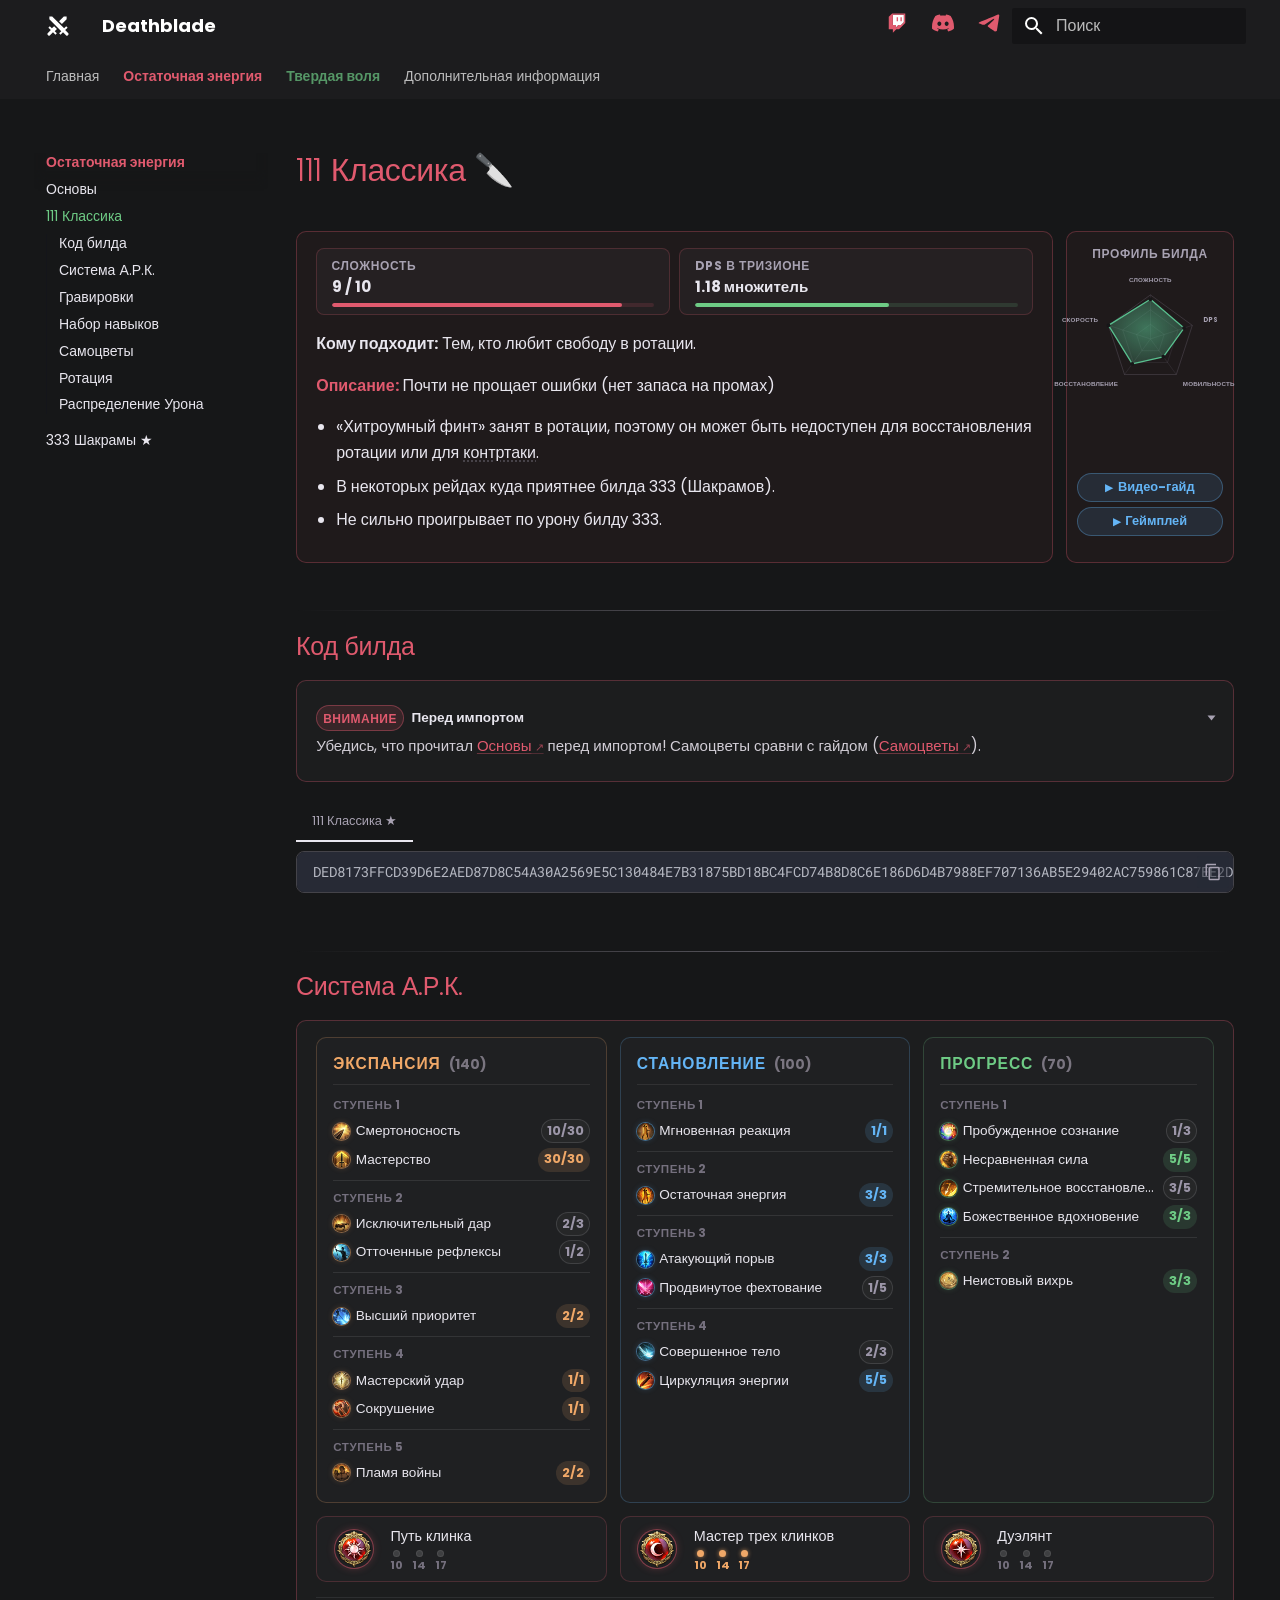
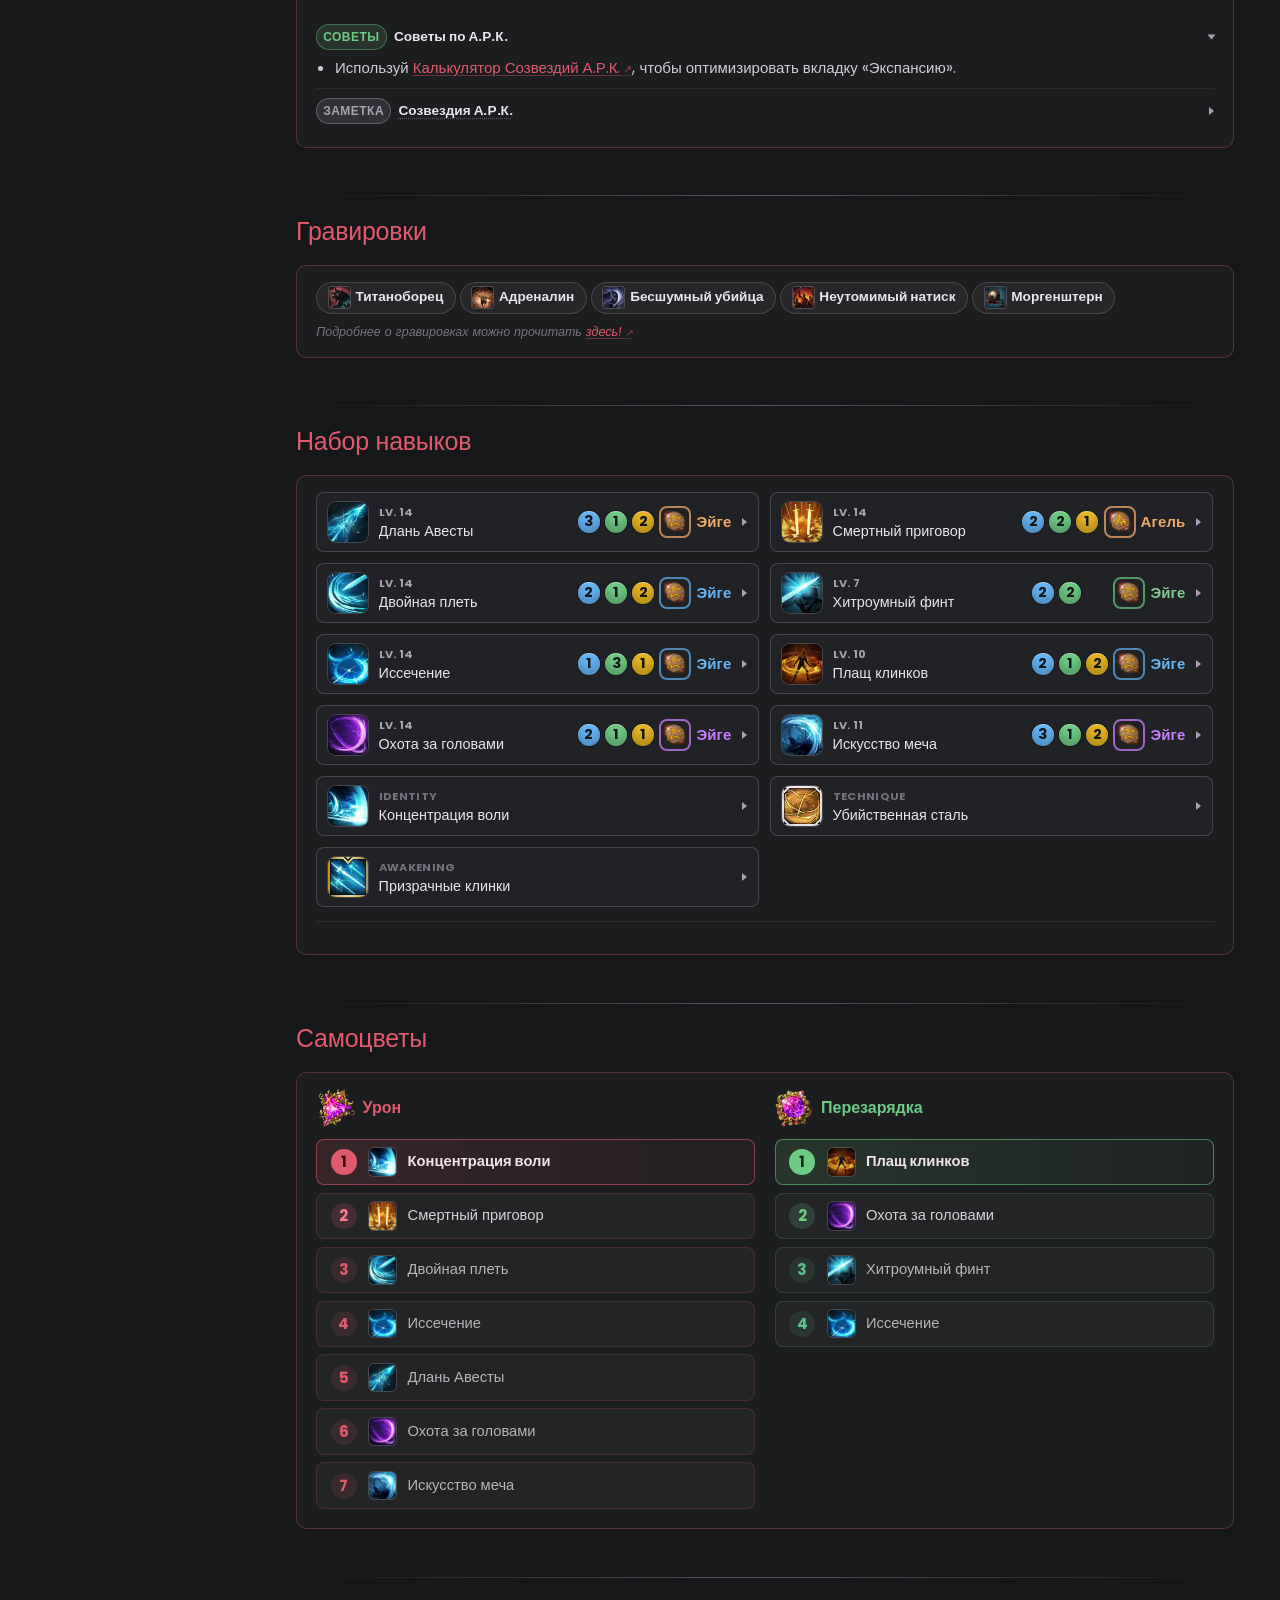
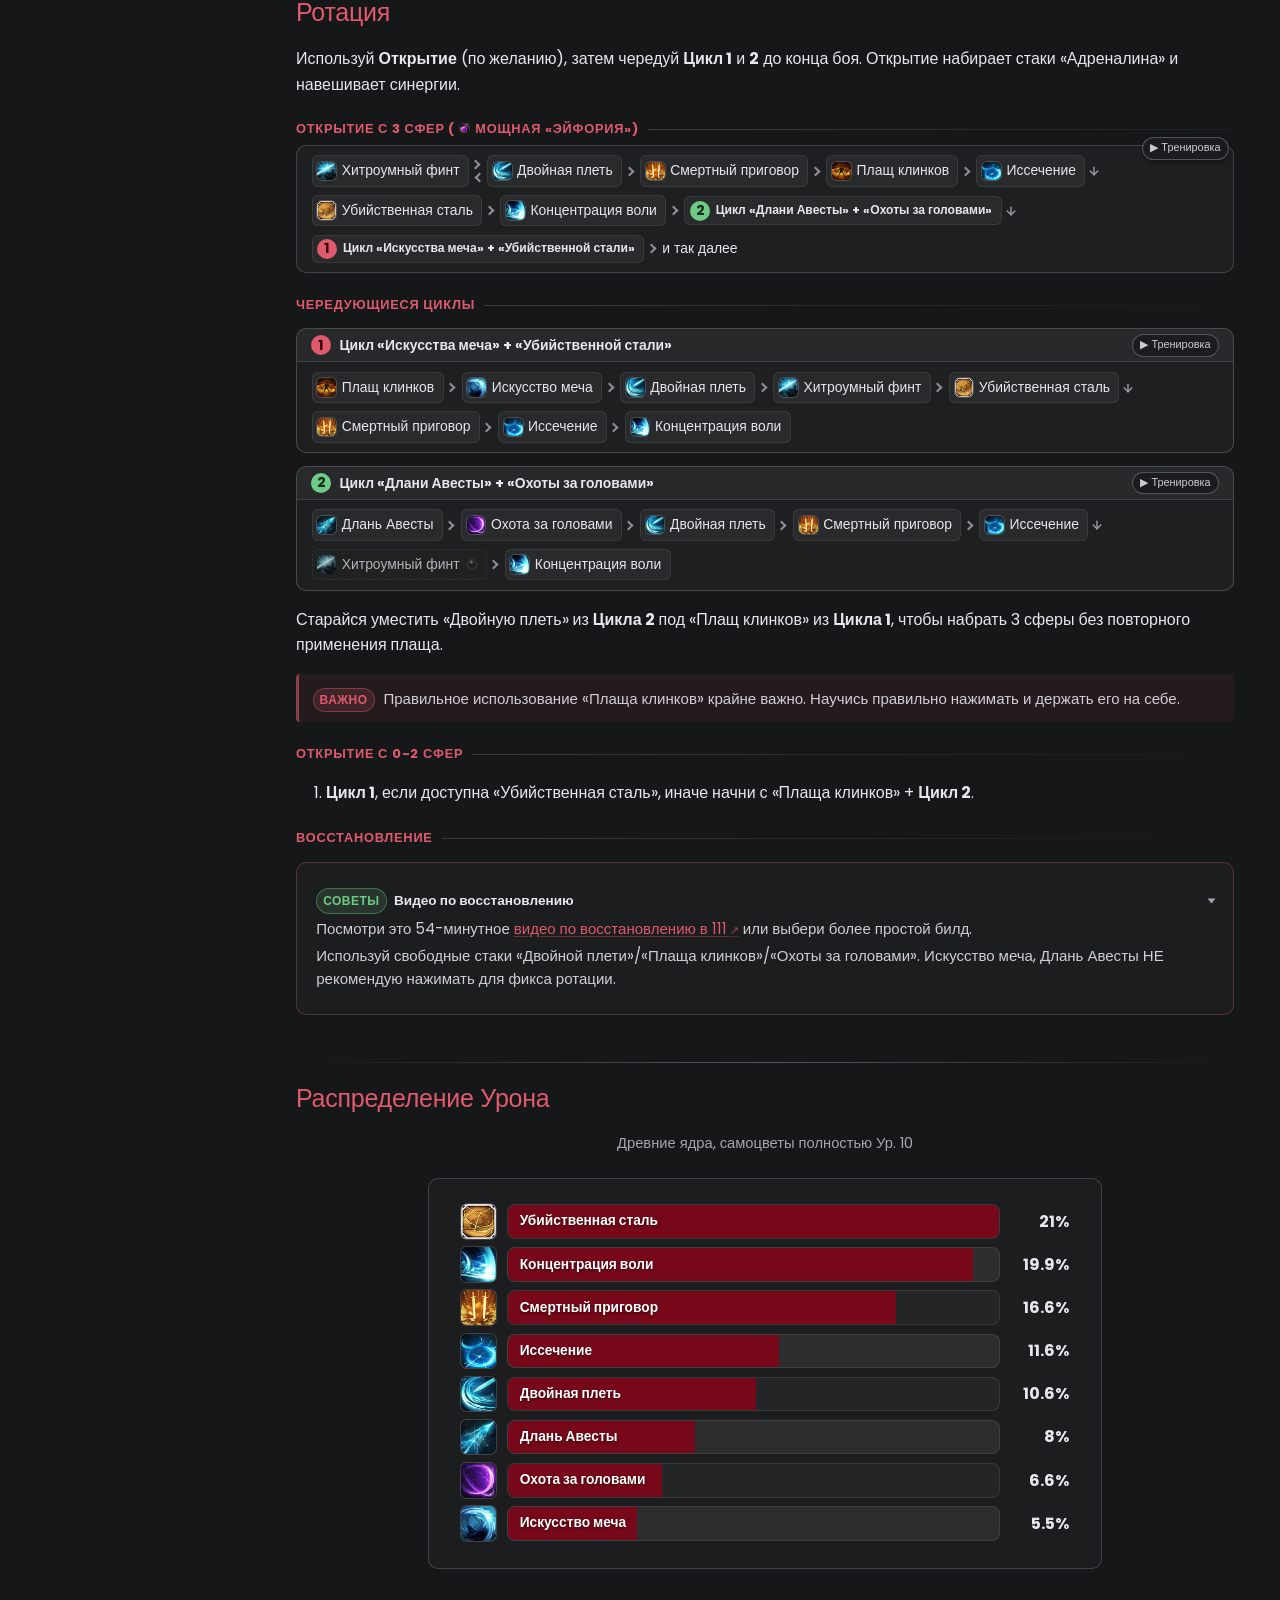
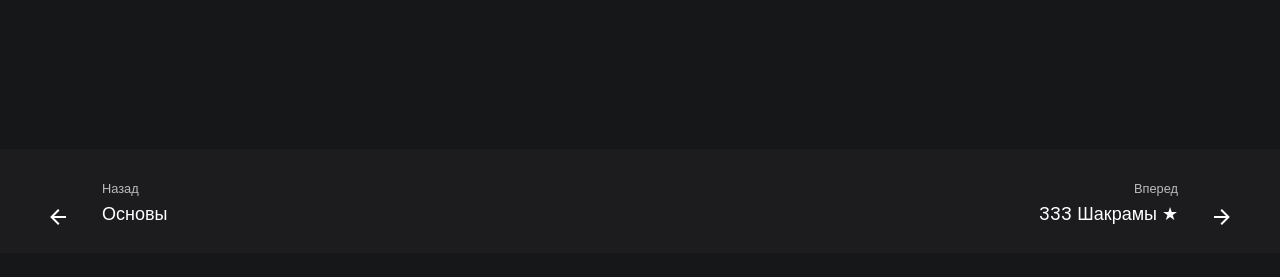
<file: remaining-energy/111-head-hunt/index.html>
<!doctype html>
<html lang="ru" class="no-js">
  <head>
    
      <meta charset="utf-8">
      <meta name="viewport" content="width=device-width,initial-scale=1">
      
        <meta name="description" content="Remaining Energy & Surge Deathblade guides">
      
      
      
        <link rel="canonical" href="https://Henstlly.github.io/deathblade/remaining-energy/111-head-hunt/">
      
      
        <link rel="prev" href="../essentials/">
      
      
        <link rel="next" href="../333-ceiling/">
      
      
        
      
      
      <link rel="icon" href="../../assets/favicon.svg">
      <meta name="generator" content="mkdocs-1.6.1, mkdocs-material-9.7.7">
    
    
      
        <title>111 Классика - Deathblade</title>
      
    
    
      <link rel="stylesheet" href="../../assets/stylesheets/main.ec1eaa64.min.css">
      
        
        <link rel="stylesheet" href="../../assets/stylesheets/palette.ab4e12ef.min.css">
      
      


    
    
      
    
    
      
        
        
        
        <link rel="stylesheet" href="../../assets/external/fonts.googleapis.com/css.9a3d0420.css">
        <style>:root{--md-text-font:"Poppins";--md-code-font:"Roboto Mono"}</style>
      
    
    
      <link rel="stylesheet" href="../../stylesheets/extra.css?v=171">
    
    <script>__md_scope=new URL("../..",location),__md_hash=e=>[...e].reduce(((e,_)=>(e<<5)-e+_.charCodeAt(0)),0),__md_get=(e,_=localStorage,t=__md_scope)=>JSON.parse(_.getItem(t.pathname+"."+e)),__md_set=(e,_,t=localStorage,a=__md_scope)=>{try{t.setItem(a.pathname+"."+e,JSON.stringify(_))}catch(e){}}</script>
    
      

    
    
  </head>
  
  
    
    
    
    
    
    <body dir="ltr" data-md-color-scheme="slate" data-md-color-primary="black" data-md-color-accent="red">
  
    
    <input class="md-toggle" data-md-toggle="drawer" type="checkbox" id="__drawer" autocomplete="off">
    <input class="md-toggle" data-md-toggle="search" type="checkbox" id="__search" autocomplete="off">
    <label class="md-overlay" for="__drawer"></label>
    <div data-md-component="skip">
      
        
        <a href="#111" class="md-skip">
          Перейти к содержанию
        </a>
      
    </div>
    <div data-md-component="announce">
      
    </div>
    
    
      

<header class="md-header" data-md-component="header">
  <nav class="md-header__inner md-grid" aria-label="Верхний колонтитул">
    <a href="../.." title="Deathblade" class="md-header__button md-logo" aria-label="Deathblade" data-md-component="logo">
      
  
  <svg xmlns="http://www.w3.org/2000/svg" viewBox="0 0 24 24"><path d="m6.2 2.44 11.9 11.9 2.12-2.12 1.41 1.41-2.47 2.47 3.18 3.18c.39.39.39 1.02 0 1.41l-.71.71a.996.996 0 0 1-1.41 0L17 18.23l-2.44 2.47-1.41-1.41 2.12-2.12-11.9-11.9V2.44zM15.89 10l4.74-4.74V2.44H17.8l-4.74 4.74zm-4.95 5-2.83-2.87-2.21 2.21-2.12-2.12-1.41 1.41 2.47 2.47-3.18 3.19a.996.996 0 0 0 0 1.41l.71.71c.39.39 1.02.39 1.41 0L7 18.23l2.44 2.47 1.41-1.41-2.12-2.12z"/></svg>

    </a>
    <label class="md-header__button md-icon" for="__drawer">
      
      <svg xmlns="http://www.w3.org/2000/svg" viewBox="0 0 24 24"><path d="M3 6h18v2H3zm0 5h18v2H3zm0 5h18v2H3z"/></svg>
    </label>
    <div class="md-header__title" data-md-component="header-title">
      <div class="md-header__ellipsis">
        <div class="md-header__topic">
          <span class="md-ellipsis">
            Deathblade
          </span>
        </div>
        <div class="md-header__topic" data-md-component="header-topic">
          <span class="md-ellipsis">
            
              111 Классика
            
          </span>
        </div>
      </div>
    </div>
    
      
    
    
    
    
      
      
        <label class="md-header__button md-icon" for="__search">
          
          <svg xmlns="http://www.w3.org/2000/svg" viewBox="0 0 24 24"><path d="M9.5 3A6.5 6.5 0 0 1 16 9.5c0 1.61-.59 3.09-1.56 4.23l.27.27h.79l5 5-1.5 1.5-5-5v-.79l-.27-.27A6.52 6.52 0 0 1 9.5 16 6.5 6.5 0 0 1 3 9.5 6.5 6.5 0 0 1 9.5 3m0 2C7 5 5 7 5 9.5S7 14 9.5 14 14 12 14 9.5 12 5 9.5 5"/></svg>
        </label>
        <div class="md-search" data-md-component="search" role="dialog">
  <label class="md-search__overlay" for="__search"></label>
  <div class="md-search__inner" role="search">
    <form class="md-search__form" name="search">
      <input type="text" class="md-search__input" name="query" aria-label="Поиск" placeholder="Поиск" autocapitalize="off" autocorrect="off" autocomplete="off" spellcheck="false" data-md-component="search-query" required>
      <label class="md-search__icon md-icon" for="__search">
        
        <svg xmlns="http://www.w3.org/2000/svg" viewBox="0 0 24 24"><path d="M9.5 3A6.5 6.5 0 0 1 16 9.5c0 1.61-.59 3.09-1.56 4.23l.27.27h.79l5 5-1.5 1.5-5-5v-.79l-.27-.27A6.52 6.52 0 0 1 9.5 16 6.5 6.5 0 0 1 3 9.5 6.5 6.5 0 0 1 9.5 3m0 2C7 5 5 7 5 9.5S7 14 9.5 14 14 12 14 9.5 12 5 9.5 5"/></svg>
        
        <svg xmlns="http://www.w3.org/2000/svg" viewBox="0 0 24 24"><path d="M20 11v2H8l5.5 5.5-1.42 1.42L4.16 12l7.92-7.92L13.5 5.5 8 11z"/></svg>
      </label>
      <nav class="md-search__options" aria-label="Поиск">
        
        <button type="reset" class="md-search__icon md-icon" title="Очистить" aria-label="Очистить" tabindex="-1">
          
          <svg xmlns="http://www.w3.org/2000/svg" viewBox="0 0 24 24"><path d="M19 6.41 17.59 5 12 10.59 6.41 5 5 6.41 10.59 12 5 17.59 6.41 19 12 13.41 17.59 19 19 17.59 13.41 12z"/></svg>
        </button>
      </nav>
      
        <div class="md-search__suggest" data-md-component="search-suggest"></div>
      
    </form>
    <div class="md-search__output">
      <div class="md-search__scrollwrap" tabindex="0" data-md-scrollfix>
        <div class="md-search-result" data-md-component="search-result">
          <div class="md-search-result__meta">
            Инициализация поиска
          </div>
          <ol class="md-search-result__list" role="presentation"></ol>
        </div>
      </div>
    </div>
  </div>
</div>
      
    
    
  </nav>
  
</header>
    
    <div class="md-container" data-md-component="container">
      
      
        
          
            
<nav class="md-tabs" aria-label="Вкладки" data-md-component="tabs">
  <div class="md-grid">
    <ul class="md-tabs__list">
      
        
  
  
  
  
    <li class="md-tabs__item">
      <a href="../.." class="md-tabs__link">
        
  
  
    
  
  Главная

      </a>
    </li>
  

      
        
  
  
  
    
  
  
    
    
      <li class="md-tabs__item md-tabs__item--active">
        <a href="../essentials/" class="md-tabs__link">
          
  
  
    
  
  Остаточная энергия

        </a>
      </li>
    
  

      
        
  
  
  
  
    
    
      <li class="md-tabs__item">
        <a href="../../surge/essentials/" class="md-tabs__link">
          
  
  
    
  
  Твердая воля

        </a>
      </li>
    
  

      
        
  
  
  
  
    <li class="md-tabs__item">
      <a href="../../resources/" class="md-tabs__link">
        
  
  
    
  
  Дополнительная информация

      </a>
    </li>
  

      
    </ul>
  </div>
</nav>
          
        
      
      <main class="md-main" data-md-component="main">
        <div class="md-main__inner md-grid">
          
            
              
              <div class="md-sidebar md-sidebar--primary" data-md-component="sidebar" data-md-type="navigation" >
                <div class="md-sidebar__scrollwrap">
                  <div class="md-sidebar__inner">
                    


  


  

<nav class="md-nav md-nav--primary md-nav--lifted md-nav--integrated" aria-label="Навигация" data-md-level="0">
  <label class="md-nav__title" for="__drawer">
    <a href="../.." title="Deathblade" class="md-nav__button md-logo" aria-label="Deathblade" data-md-component="logo">
      
  
  <svg xmlns="http://www.w3.org/2000/svg" viewBox="0 0 24 24"><path d="m6.2 2.44 11.9 11.9 2.12-2.12 1.41 1.41-2.47 2.47 3.18 3.18c.39.39.39 1.02 0 1.41l-.71.71a.996.996 0 0 1-1.41 0L17 18.23l-2.44 2.47-1.41-1.41 2.12-2.12-11.9-11.9V2.44zM15.89 10l4.74-4.74V2.44H17.8l-4.74 4.74zm-4.95 5-2.83-2.87-2.21 2.21-2.12-2.12-1.41 1.41 2.47 2.47-3.18 3.19a.996.996 0 0 0 0 1.41l.71.71c.39.39 1.02.39 1.41 0L7 18.23l2.44 2.47 1.41-1.41-2.12-2.12z"/></svg>

    </a>
    Deathblade
  </label>
  
  <ul class="md-nav__list" data-md-scrollfix>
    
      
      
  
  
  
  
    <li class="md-nav__item">
      <a href="../.." class="md-nav__link">
        
  
  
  <span class="md-ellipsis">
    
  
    Главная
  

    
  </span>
  
  

      </a>
    </li>
  

    
      
      
  
  
    
  
  
  
    
    
      
        
      
        
      
        
      
    
    
    
      
        
        
      
      
        
      
    
    
    <li class="md-nav__item md-nav__item--active md-nav__item--section md-nav__item--nested">
      
        
        
        <input class="md-nav__toggle md-toggle " type="checkbox" id="__nav_2" checked>
        
          
          <label class="md-nav__link" for="__nav_2" id="__nav_2_label" tabindex="">
            
  
  
  <span class="md-ellipsis">
    
  
    Остаточная энергия
  

    
  </span>
  
  

            <span class="md-nav__icon md-icon"></span>
          </label>
        
        <nav class="md-nav" data-md-level="1" aria-labelledby="__nav_2_label" aria-expanded="true">
          <label class="md-nav__title" for="__nav_2">
            <span class="md-nav__icon md-icon"></span>
            
  
    Остаточная энергия
  

          </label>
          <ul class="md-nav__list" data-md-scrollfix>
            
              
                
  
  
  
  
    <li class="md-nav__item">
      <a href="../essentials/" class="md-nav__link">
        
  
  
  <span class="md-ellipsis">
    
  
    Основы
  

    
  </span>
  
  

      </a>
    </li>
  

              
            
              
                
  
  
    
  
  
  
    <li class="md-nav__item md-nav__item--active">
      
      <input class="md-nav__toggle md-toggle" type="checkbox" id="__toc">
      
      
        
      
      
        <label class="md-nav__link md-nav__link--active" for="__toc">
          
  
  
  <span class="md-ellipsis">
    
  
    111 Классика
  

    
  </span>
  
  

          <span class="md-nav__icon md-icon"></span>
        </label>
      
      <a href="./" class="md-nav__link md-nav__link--active">
        
  
  
  <span class="md-ellipsis">
    
  
    111 Классика
  

    
  </span>
  
  

      </a>
      
        

<nav class="md-nav md-nav--secondary" aria-label="Содержание">
  
  
  
    
  
  
    <label class="md-nav__title" for="__toc">
      <span class="md-nav__icon md-icon"></span>
      Содержание
    </label>
    <ul class="md-nav__list" data-md-component="toc" data-md-scrollfix>
      
        <li class="md-nav__item">
  <a href="#skill-codes" class="md-nav__link">
    <span class="md-ellipsis">
      
        Код билда
      
    </span>
  </a>
  
</li>
      
        <li class="md-nav__item">
  <a href="#ark-setup" class="md-nav__link">
    <span class="md-ellipsis">
      
        Система А.Р.К.
      
    </span>
  </a>
  
</li>
      
        <li class="md-nav__item">
  <a href="#engravings" class="md-nav__link">
    <span class="md-ellipsis">
      
        Гравировки
      
    </span>
  </a>
  
</li>
      
        <li class="md-nav__item">
  <a href="#skill-setup" class="md-nav__link">
    <span class="md-ellipsis">
      
        Набор навыков
      
    </span>
  </a>
  
</li>
      
        <li class="md-nav__item">
  <a href="#gems" class="md-nav__link">
    <span class="md-ellipsis">
      
        Самоцветы
      
    </span>
  </a>
  
</li>
      
        <li class="md-nav__item">
  <a href="#rotation" class="md-nav__link">
    <span class="md-ellipsis">
      
        Ротация
      
    </span>
  </a>
  
</li>
      
        <li class="md-nav__item">
  <a href="#dps-spread" class="md-nav__link">
    <span class="md-ellipsis">
      
        Распределение Урона
      
    </span>
  </a>
  
</li>
      
    </ul>
  
</nav>
      
    </li>
  

              
            
              
                
  
  
  
  
    <li class="md-nav__item">
      <a href="../333-ceiling/" class="md-nav__link">
        
  
  
  <span class="md-ellipsis">
    
  
    333 Шакрамы ★
  

    
  </span>
  
  

      </a>
    </li>
  

              
            
          </ul>
        </nav>
      
    </li>
  

    
      
      
  
  
  
  
    
    
      
        
      
        
      
        
      
    
    
    
      
      
        
      
    
    
    <li class="md-nav__item md-nav__item--nested">
      
        
        
        <input class="md-nav__toggle md-toggle " type="checkbox" id="__nav_3" >
        
          
          <label class="md-nav__link" for="__nav_3" id="__nav_3_label" tabindex="0">
            
  
  
  <span class="md-ellipsis">
    
  
    Твердая воля
  

    
  </span>
  
  

            <span class="md-nav__icon md-icon"></span>
          </label>
        
        <nav class="md-nav" data-md-level="1" aria-labelledby="__nav_3_label" aria-expanded="false">
          <label class="md-nav__title" for="__nav_3">
            <span class="md-nav__icon md-icon"></span>
            
  
    Твердая воля
  

          </label>
          <ul class="md-nav__list" data-md-scrollfix>
            
              
                
  
  
  
  
    <li class="md-nav__item">
      <a href="../../surge/essentials/" class="md-nav__link">
        
  
  
  <span class="md-ellipsis">
    
  
    Основы
  

    
  </span>
  
  

      </a>
    </li>
  

              
            
              
                
  
  
  
  
    <li class="md-nav__item">
      <a href="../../surge/111-classic/" class="md-nav__link">
        
  
  
  <span class="md-ellipsis">
    
  
    111 Классика
  

    
  </span>
  
  

      </a>
    </li>
  

              
            
              
                
  
  
  
  
    <li class="md-nav__item">
      <a href="../../surge/222-speedy/" class="md-nav__link">
        
  
  
  <span class="md-ellipsis">
    
  
    222 Ускоренный
  

    
  </span>
  
  

      </a>
    </li>
  

              
            
          </ul>
        </nav>
      
    </li>
  

    
      
      
  
  
  
  
    <li class="md-nav__item">
      <a href="../../resources/" class="md-nav__link">
        
  
  
  <span class="md-ellipsis">
    
  
    Дополнительная информация
  

    
  </span>
  
  

      </a>
    </li>
  

    
  </ul>
</nav>
                  </div>
                </div>
              </div>
            
            
          
          
            <div class="md-content" data-md-component="content">
              
              <article class="md-content__inner md-typeset">
                
                  



<h1 id="111">111 Классика 🔪<a class="headerlink" href="#111" title="Permanent link">&para;</a></h1>
<div class="build-card-row">
<div class="build-card">
<!-- Difficulty/Trixion/Playstyle stats above, AND the pentagon badge below,
     both read from javascripts/build-data.js (window.DB_BUILD_DATA) - there is
     nothing to hand-edit in either div itself. Find this build by its
     data-build id there and edit pentagon/difficulty/trixion/bestFor/etc.;
     the stat row, the pentagon badge, and the essentials.md comparison table
     all update together from that one place. -->
<div class="build-stats" data-build="111-head-hunt" data-family="re"></div>
<p><strong class="best-для">Кому подходит:</strong> Тем, кто любит свободу в ротации.</p>
<p><strong class="tradeoff">Описание:</strong> Почти не прощает ошибки (нет запаса на промах)</p>
<ul>
<li>«Хитроумный финт» занят в ротации, поэтому он может быть недоступен для восстановления ротации или для <span class="skill-mention" data-glossary-id="counter">контртаки</span>.</li>
<li>В некоторых рейдах куда приятнее билда 333 (Шакрамов).</li>
<li>Не сильно проигрывает по урону билду 333.</li>
</ul>
</div>
<div class="pentagon-badge" data-build="111-head-hunt" data-family="re">
<div class="pentagon-badge-title">Профиль билда</div>
<div class="pentagon-svg-mount"></div>
<div class="pentagon-badge-extra">
<p><a class="video-chip" href="https://www.youtube.com/watch?v=z8KE3HG_ggg">Видео-гайд</a> <a class="video-chip" href="https://www.youtube.com/watch?v=4O9THIPhVuY">Геймплей</a></p>
</div>
</div>
</div>
<h2 id="skill-codes">Код билда<a class="headerlink" href="#skill-codes" title="Permanent link">&para;</a></h2>
<!-- Paste the exported skill-code string (from the in-game loadout share
     feature) into the fenced code block below. Each `=== "Tab Name"` block is
     a separate tab holding its own code + optional italic note above it -
     copy that pattern to add another import option (e.g. an easier variant). -->

<div class="setup-panel" data-accent="lavender">
<div class="setup-notes">
<details class="setup-note" data-kind="danger" open="open">
<summary><span class="setup-note-tag">Внимание</span>Перед импортом<span class="setup-note-arrow"></span></summary>
<p>Убедись, что прочитал <a href="../essentials/">Основы</a> перед импортом! Самоцветы сравни с гайдом (<a href="#gems">Самоцветы</a>).</p>
</details>
</div>
</div>
<div class="tabbed-set tabbed-alternate" data-tabs="1:1"><input checked="checked" id="__tabbed_1_1" name="__tabbed_1" type="radio" /><div class="tabbed-labels"><label for="__tabbed_1_1">111 Классика ★</label></div>
<div class="tabbed-content">
<div class="tabbed-block">
<div class="highlight"><pre><span></span><code>DED8173FFCD39D6E2AED87D8C54A30A2569E5C130484E7B31875BD18BC4FCD74B8D8C6E186D6D4B7988EF707136AB5E29402AC759861C87EE2D2B1E7784BF2E2
</code></pre></div>
</div>
</div>
</div>
<h2 id="ark-setup">Система А.Р.К.<a class="headerlink" href="#ark-setup" title="Permanent link">&para;</a></h2>
<!-- ark-passives / ark-cores JSON below use the site-wide node/core id
     vocabulary - each ark-passives node only needs its id + invested level,
     tier/max/name/icon all resolve from ap-node-names.js. Full schema is
     documented in javascripts/ark-passive-tree.js and ark-core-badge.js's
     "EASY EDIT GUIDE" comments. A nested "Alt" details block (e.g. an
     easier/optional variant) can carry its own compact ark-passives/
     skill-setup pair for that alternative - copy the existing pattern
     rather than editing the main tree in place. -->

<div class="setup-panel" data-accent="lavender">
<div class="ark-passives" data-family="re">
<script type="application/json">
[
    { "id": "evolution", "nodes": [
      { "id": "crit", "level": 10 },
      { "id": "specialization", "level": 30 },
      { "id": "limitbreakevo", "level": 2 },
      { "id": "keensense", "level": 1 },
      { "id": "strike", "level": 2 },
      { "id": "master", "level": 1 },
      { "id": "pulverize", "level": 1 },
      { "id": "standingstriker", "level": 2 }
    ] },
    { "id": "enlightenment", "nodes": [
      { "id": "swiftstrike", "level": 1 },
      { "id": "remainingenergy", "level": 3 },
      { "id": "firmwill", "level": 3 },
      { "id": "swordcraftenhancement", "level": 1 },
      { "id": "extremebodymovement", "level": 2 },
      { "id": "orbcirculation", "level": 5 }
    ] },
    { "id": "leap", "nodes": [
      { "id": "awakeningamplifier", "level": 1 },
      { "id": "unleashedpower", "level": 5 },
      { "id": "releasepotential", "level": 3 },
      { "id": "instantspell", "level": 3 },
      { "id": "danceofnightmares", "level": 3 }
    ] }
  ]
</script>
</div>
<div class="ark-cores" data-family="re">
<script type="application/json">
[
  { "core": "sun", "label": "Art Master", "points": 0 },
  { "core": "moon", "label": "Arts Core", "points": 3 },
  { "core": "star", "label": "Basics", "points": 0 }
]
</script>
</div>
<div class="setup-notes">
<details class="setup-note" data-kind="tip" open="open">
<summary><span class="setup-note-tag">Советы</span>Советы по А.Р.К.<span class="setup-note-arrow"></span></summary>
<ul>
<li>Используй <a href="../../resources/#ark-passive-calculator">Калькулятор Созвездий А.Р.К.</a>, чтобы оптимизировать вкладку «Экспансию».</li>
</ul>
</details>
<details class="setup-note" data-kind="note">
<summary><span class="setup-note-tag">Заметка</span><span class="skill-mention" data-glossary-id="arkgrid">Созвездия А.Р.К.</span><span class="setup-note-arrow"></span></summary>
<ul>
<li>Можно играть без созвездий, но не рекомендуется.</li>
</ul>
</details>
</div>
</div>
<h2 id="engravings">Гравировки<a class="headerlink" href="#engravings" title="Permanent link">&para;</a></h2>
<div class="setup-panel" data-accent="lavender">
<div class="engraving-loadout engraving-loadout-fixed">
<p><span class="engraving-chip" data-skill-id="grudge"><img class="skill-icon" src="../../assets/shared/icon-grudge.png" alt="">Титаноборец</span>
<span class="engraving-chip" data-skill-id="adrenaline"><img class="skill-icon" src="../../assets/shared/icon-adrenaline.png" alt="">Адреналин</span>
<span class="engraving-chip" data-skill-id="ambushmaster"><img class="skill-icon" src="../../assets/shared/icon-ambushmaster.png" alt="">Бесшумный убийца</span>
<span class="engraving-chip" data-skill-id="raidcaptain"><img class="skill-icon" src="../../assets/shared/icon-raidcaptain.png" alt="">Неутомимый натиск</span>
<span class="engraving-chip" data-skill-id="keenbluntweapon"><img class="skill-icon" src="../../assets/shared/icon-keenbluntweapon.png" alt="">Моргенштерн</span></p>
</div>
<p class="engraving-loadout-hint engraving-loadout-hint-line">Подробнее о гравировках можно прочитать <a href="../essentials/#engravings">здесь!</a></p>
</div>
<h2 id="skill-setup">Набор навыков<a class="headerlink" href="#skill-setup" title="Permanent link">&para;</a></h2>
<!-- Full skill-setup schema (id/level/tripods/rune/subtitle/picks) is in
     javascripts/skill-setup.js's "EASY EDIT GUIDE" comment. Names, icons, and
     tags resolve automatically by id from skill-data.js - only add "name" to
     override the display text for a genuine one-off case. -->

<div class="setup-panel" data-accent="lavender">
<div class="skill-setup" data-family="re">
<script type="application/json">
[
  {"id": "soulabsorber", "level": 14, "tripods": [3, 1, 2], "rune": {"tier": "legendary", "name": "Wealth"}},
  {"id": "deathsentence", "level": 14, "tripods": [2, 2, 1], "rune": {"tier": "legendary", "name": "Galewind"}},
  {"id": "twinshadows", "level": 14, "tripods": [2, 1, 2], "rune": {"tier": "rare", "name": "Wealth"}},
  {"id": "headhunt", "level": 7, "tripods": [2, 2], "rune": {"tier": "uncommon", "name": "Wealth"}},
  {"id": "turningslash", "level": 14, "tripods": [1, 3, 1], "rune": {"tier": "rare", "name": "Wealth"}},
  {"id": "maelstrom", "level": 10, "tripods": [2, 1, 2], "rune": {"tier": "rare", "name": "Wealth"}},
  {"id": "blitzrush", "level": 14, "tripods": [2, 1, 1], "rune": {"tier": "epic", "name": "Wealth"}},
  {"id": "voidstrike", "level": 11, "tripods": [3, 1, 2], "rune": {"tier": "epic", "name": "Wealth"}},
  {"id": "surge", "subtitle": "Identity"},
  {"id": "deathlyslash", "subtitle": "Technique"},
  {"id": "bladeassault", "subtitle": "Awakening"}
]
</script>
</div>
<div class="setup-notes"></div>
</div>
<h2 id="gems">Самоцветы<a class="headerlink" href="#gems" title="Permanent link">&para;</a></h2>
<!-- Ranked skill-id lists per column (dmg/cd), top = highest priority.
     Full schema, including the expandable "alts" form for a swappable
     alternative, is in javascripts/gem-priority.js's "EASY EDIT GUIDE"
     comment. -->

<div class="setup-panel" data-accent="lavender">
<div class="gem-priority">
<script type="application/json">
[
  { "col": "dmg", "items": [
    "surge", "deathsentence", "twinshadows", "turningslash",
    "soulabsorber", "blitzrush", "voidstrike"
  ] },
  { "col": "cd", "items": [
    "maelstrom", "blitzrush", "headhunt", "turningslash"
  ] }
]
</script>
</div>
</div>
<h2 id="rotation">Ротация<a class="headerlink" href="#rotation" title="Permanent link">&para;</a></h2>
<p>Используй <strong>Открытие</strong> (по желанию), затем чередуй <strong>Цикл 1</strong> и <strong>2</strong> до конца боя. Открытие набирает стаки «Адреналина» и навешивает синергии.</p>
<p class="rotation-stage">Открытие с 3 сфер (<span class="food-req-item"><img alt="" class="skill-icon" src="../../assets/shared/icon-stimulant.png" /> Мощная «Эйфория»</span>)</p>
<div class="rotation-line">
<script type="application/json">
[{ "id": "headhunt", "swapNext": true }, "twinshadows", "deathsentence", "maelstrom", "turningslash", "deathlyslash", "surge",
 { "cycleRef": 2, "title": "Цикл «Длани Авесты» + «Охоты за головами»" },
 { "cycleRef": 1, "title": "Цикл «Искусства меча» + «Убийственной стали»" },
 { "suffix": "и так далее" }]
</script>
</div>
<p class="rotation-stage">Чередующиеся циклы</p>
<div class="cycle-card">
<div class="cycle-card-header"><span class="cycle-num cycle-num-1">1</span><span class="cycle-title">Цикл «Искусства меча» + «Убийственной стали»</span></div>
<div class="rotation-line">
<script type="application/json">
["maelstrom", "voidstrike", "twinshadows", "headhunt", "deathlyslash", "deathsentence", "turningslash", "surge"]
</script>
</div>
</div>
<div class="cycle-card">
<div class="cycle-card-header"><span class="cycle-num cycle-num-2">2</span><span class="cycle-title">Цикл «Длани Авесты» + «Охоты за головами»</span></div>
<div class="rotation-line">
<script type="application/json">
["soulabsorber", "blitzrush", "twinshadows", "deathsentence", "turningslash",
 { "id": "headhunt", "situational": "восстановление" },
 "surge"]
</script>
</div>
</div>
<div class="rotation-notes">
<p>Старайся уместить «Двойную плеть» из <strong>Цикла 2</strong> под «Плащ клинков» из <strong>Цикла 1</strong>, чтобы набрать 3 сферы без повторного применения плаща.</p>
</div>
<aside class="setup-note" data-kind="danger">
<p><span class="setup-note-tag">Важно</span> Правильное использование «Плаща клинков» крайне важно. Научись правильно нажимать и держать его на себе.</p>
</aside>
<p class="rotation-stage">Открытие с 0-2 сфер</p>
<div class="rotation-notes">
<ol>
<li><strong>Цикл 1</strong>, если доступна «Убийственная сталь», иначе начни с «Плаща клинков» + <strong>Цикл 2</strong>.</li>
</ol>
</div>
<p class="rotation-stage">Восстановление</p>
<div class="setup-panel" data-accent="lavender">
<div class="setup-notes">
<details class="setup-note" data-kind="tip" open="open">
<summary><span class="setup-note-tag">Советы</span>Видео по восстановлению<span class="setup-note-arrow"></span></summary>
<p>Посмотри это 54-минутное <a href="https://www.youtube.com/watch?v=z8KE3HG_ggg">видео по восстановлению в 111</a> или выбери более простой билд.</p>
<p>Используй свободные стаки «Двойной плети»/«Плаща клинков»/«Охоты за головами». Искусство меча, Длань Авесты НЕ рекомендую нажимать для фикса ротации.</p>
</details>
</div>
</div>
<h2 id="dps-spread">Распределение Урона<a class="headerlink" href="#dps-spread" title="Permanent link">&para;</a></h2>
<!-- data-labels / data-values / data-ids are three parallel comma-separated
     lists, ordered highest % first - update after a fresh Trixion recording
     or a balance pass. Full schema is in javascripts/dps-chart.js's
     "EASY EDIT GUIDE" comment. -->

<p class="dps-showcase-caption">Древние ядра, самоцветы полностью Ур. 10</p>

<div class="dps-showcase">
<div class="dps-showcase-frame">
<div class="dps-chart" data-ids="deathlyslash,surge,deathsentence,turningslash,twinshadows,soulabsorber,blitzrush,voidstrike" data-show-icons="data-show-icons" data-values="21,19.9,16.6,11.6,10.6,8,6.6,5.5"></div>
</div>
</div>












                
              </article>
            </div>
          
          
<script>var target=document.getElementById(location.hash.slice(1));target&&target.name&&(target.checked=target.name.startsWith("__tabbed_"))</script>
        </div>
        
          <button type="button" class="md-top md-icon" data-md-component="top" hidden>
  
  <svg xmlns="http://www.w3.org/2000/svg" viewBox="0 0 24 24"><path d="M13 20h-2V8l-5.5 5.5-1.42-1.42L12 4.16l7.92 7.92-1.42 1.42L13 8z"/></svg>
  К началу
</button>
        
      </main>
      
        <footer class="md-footer">
  
    
      
      <nav class="md-footer__inner md-grid" aria-label="Нижний колонтитул" >
        
          
          <a href="../essentials/" class="md-footer__link md-footer__link--prev" aria-label="Назад: Основы">
            <div class="md-footer__button md-icon">
              
              <svg xmlns="http://www.w3.org/2000/svg" viewBox="0 0 24 24"><path d="M20 11v2H8l5.5 5.5-1.42 1.42L4.16 12l7.92-7.92L13.5 5.5 8 11z"/></svg>
            </div>
            <div class="md-footer__title">
              <span class="md-footer__direction">
                Назад
              </span>
              <div class="md-ellipsis">
                Основы
              </div>
            </div>
          </a>
        
        
          
          <a href="../333-ceiling/" class="md-footer__link md-footer__link--next" aria-label="Вперед: 333 Шакрамы ★">
            <div class="md-footer__title">
              <span class="md-footer__direction">
                Вперед
              </span>
              <div class="md-ellipsis">
                333 Шакрамы ★
              </div>
            </div>
            <div class="md-footer__button md-icon">
              
              <svg xmlns="http://www.w3.org/2000/svg" viewBox="0 0 24 24"><path d="M4 11v2h12l-5.5 5.5 1.42 1.42L19.84 12l-7.92-7.92L10.5 5.5 16 11z"/></svg>
            </div>
          </a>
        
      </nav>
    
  
  <div class="md-footer-meta md-typeset">
    <div class="md-footer-meta__inner md-grid">
      <div class="md-copyright">
  
  
</div>
      
    </div>
  </div>
</footer>
      
    </div>
    <div class="md-dialog" data-md-component="dialog">
      <div class="md-dialog__inner md-typeset"></div>
    </div>
    
      <div class="md-progress" data-md-component="progress" role="progressbar"></div>
    
    
    
      
      
      <script id="__config" type="application/json">{"annotate": null, "base": "../..", "features": ["navigation.instant", "navigation.instant.progress", "navigation.instant.prefetch", "navigation.footer", "navigation.tabs", "navigation.sections", "navigation.top", "navigation.indexes", "navigation.tracking", "toc.integrate", "toc.follow", "content.code.copy", "search.suggest", "search.highlight"], "search": "../../assets/javascripts/workers/search.2c215733.min.js", "tags": null, "translations": {"clipboard.copied": "\u0421\u043a\u043e\u043f\u0438\u0440\u043e\u0432\u0430\u043d\u043e \u0432 \u0431\u0443\u0444\u0435\u0440", "clipboard.copy": "\u041a\u043e\u043f\u0438\u0440\u043e\u0432\u0430\u0442\u044c \u0432 \u0431\u0443\u0444\u0435\u0440", "search.result.more.one": "\u0415\u0449\u0451 1 \u043d\u0430 \u044d\u0442\u043e\u0439 \u0441\u0442\u0440\u0430\u043d\u0438\u0446\u0435", "search.result.more.other": "\u0415\u0449\u0451 # \u043d\u0430 \u044d\u0442\u043e\u0439 \u0441\u0442\u0440\u0430\u043d\u0438\u0446\u0435", "search.result.none": "\u0421\u043e\u0432\u043f\u0430\u0434\u0435\u043d\u0438\u0439 \u043d\u0435 \u043d\u0430\u0439\u0434\u0435\u043d\u043e", "search.result.one": "\u041d\u0430\u0439\u0434\u0435\u043d\u043e 1 \u0441\u043e\u0432\u043f\u0430\u0434\u0435\u043d\u0438\u0435", "search.result.other": "\u041d\u0430\u0439\u0434\u0435\u043d\u043e \u0441\u043e\u0432\u043f\u0430\u0434\u0435\u043d\u0438\u0439: #", "search.result.placeholder": "\u041d\u0430\u0447\u043d\u0438\u0442\u0435 \u043f\u0435\u0447\u0430\u0442\u0430\u0442\u044c \u0434\u043b\u044f \u043f\u043e\u0438\u0441\u043a\u0430", "search.result.term.missing": "\u041e\u0442\u0441\u0443\u0442\u0441\u0442\u0432\u0443\u0435\u0442", "select.version": "\u0412\u044b\u0431\u0435\u0440\u0438\u0442\u0435 \u0432\u0435\u0440\u0441\u0438\u044e"}, "version": null}</script>
    
    
      <script src="../../assets/javascripts/bundle.d7400e89.min.js"></script>
      
        <script src="../../javascripts/site-utils.js?v=10"></script>
      
        <script src="../../javascripts/header-links.js?v=1"></script>
      
        <script src="../../javascripts/lazy-calculators.js?v=24"></script>
      
        <script src="../../javascripts/extra.js?v=3"></script>
      
        <script src="../../javascripts/build-data.js?v=23"></script>
      
        <script src="../../javascripts/build-stats-badge.js?v=3"></script>
      
        <script src="../../javascripts/skill-data.js?v=24"></script>
      
        <script src="../../javascripts/skill-names.js?v=15"></script>
      
        <script src="../../javascripts/rune-data.js?v=6"></script>
      
        <script src="../../javascripts/skill-setup.js?v=11"></script>
      
        <script src="../../javascripts/essentials-table.js?v=6"></script>
      
        <script src="../../javascripts/core-options-data.js?v=8"></script>
      
        <script src="../../javascripts/ark-core-badge.js?v=9"></script>
      
        <script src="../../javascripts/ap-node-names.js?v=12"></script>
      
        <script src="../../javascripts/ap-node-effects.js?v=9"></script>
      
        <script src="../../javascripts/ark-passive-tree.js?v=8"></script>
      
        <script src="../../javascripts/gem-priority.js?v=8"></script>
      
        <script src="../../javascripts/pentagon-badge.js?v=5"></script>
      
        <script src="../../javascripts/rotation-line.js?v=15"></script>
      
        <script src="../../javascripts/skill-tooltip.js?v=15"></script>
      
        <script src="../../javascripts/ark-passive-tooltip.js?v=5"></script>
      
        <script src="../../javascripts/rune-tooltip.js?v=7"></script>
      
        <script src="../../javascripts/glossary-data.js?v=15"></script>
      
        <script src="../../javascripts/glossary-tooltip.js?v=3"></script>
      
        <script src="../../javascripts/rotation-practice.js?v=9"></script>
      
        <script src="../../javascripts/dps-chart.js?v=8"></script>
      
        <script src="../../javascripts/gem-dps-tooltip.js?v=11"></script>
      
        <script src="../../javascripts/build-compare.js?v=15"></script>
      
        <script src="../../javascripts/image-lightbox.js?v=1"></script>
      
    
  </body>
</html>
</file>
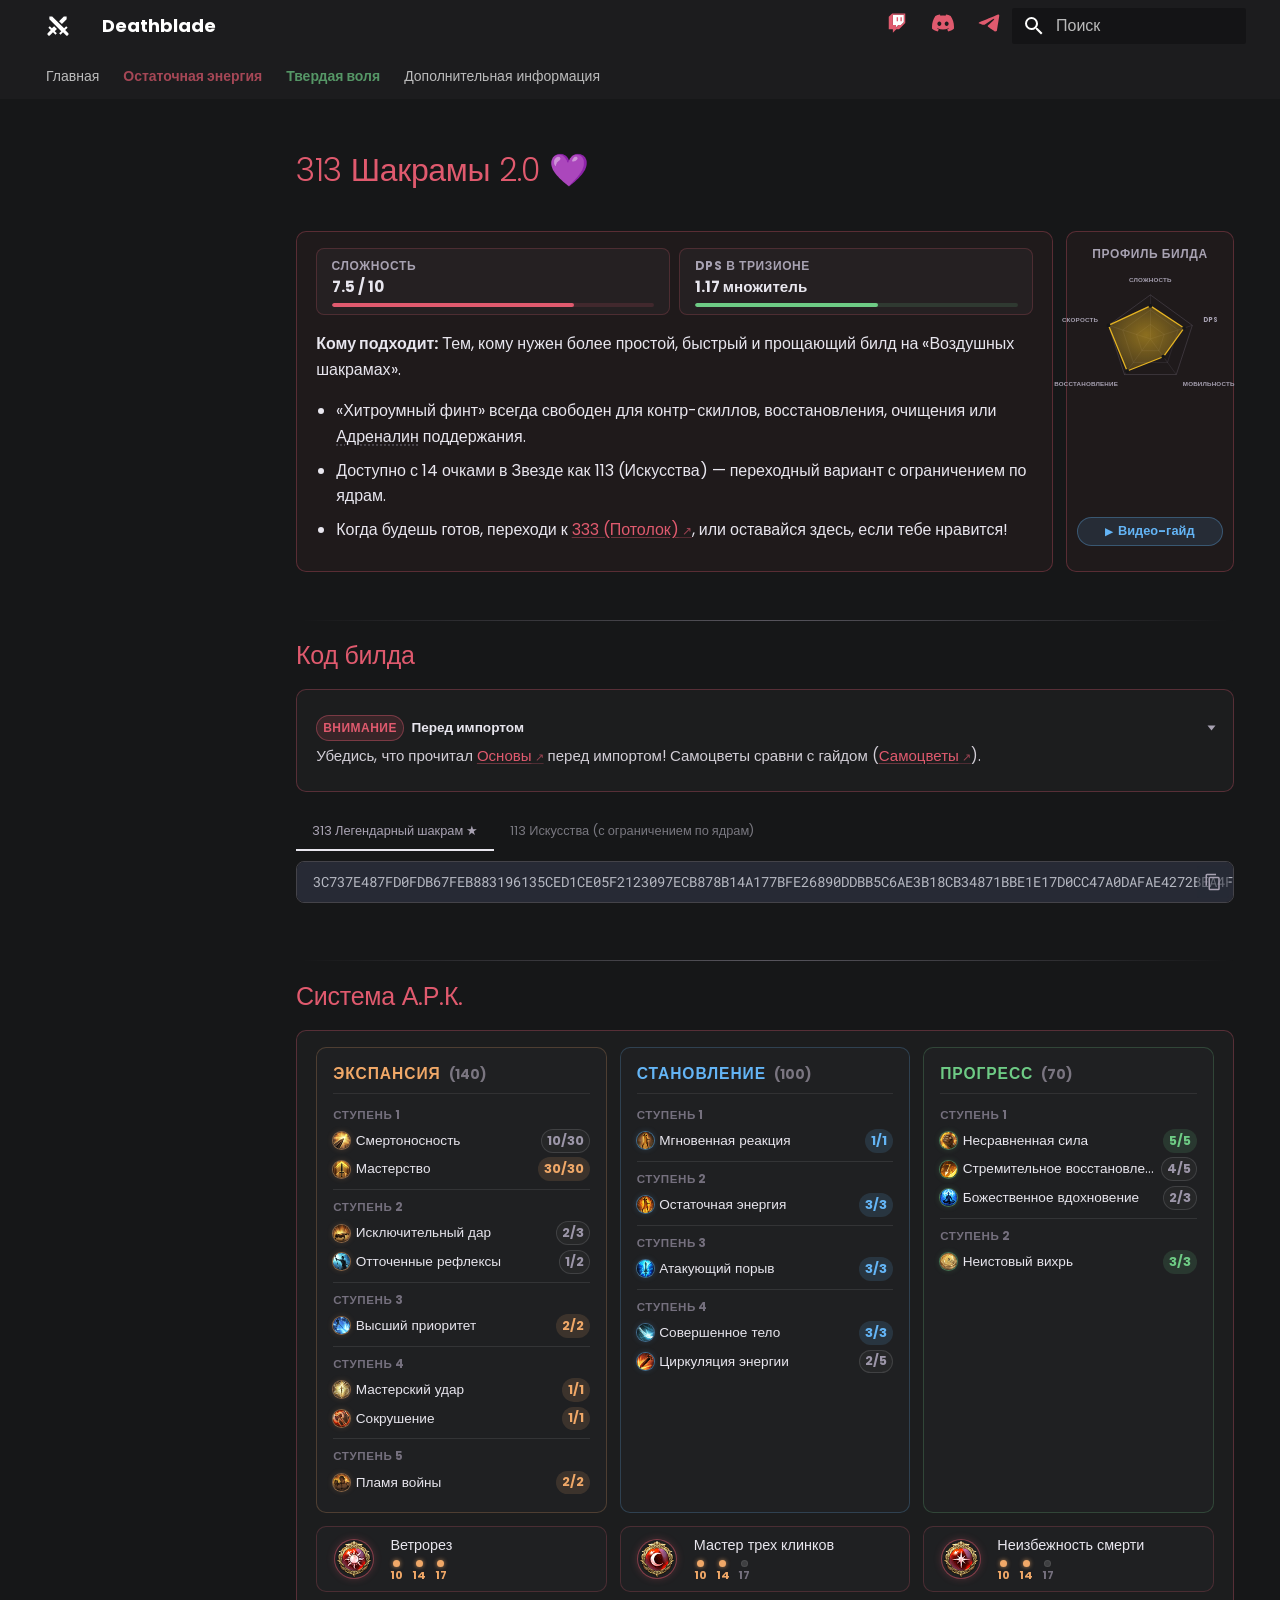
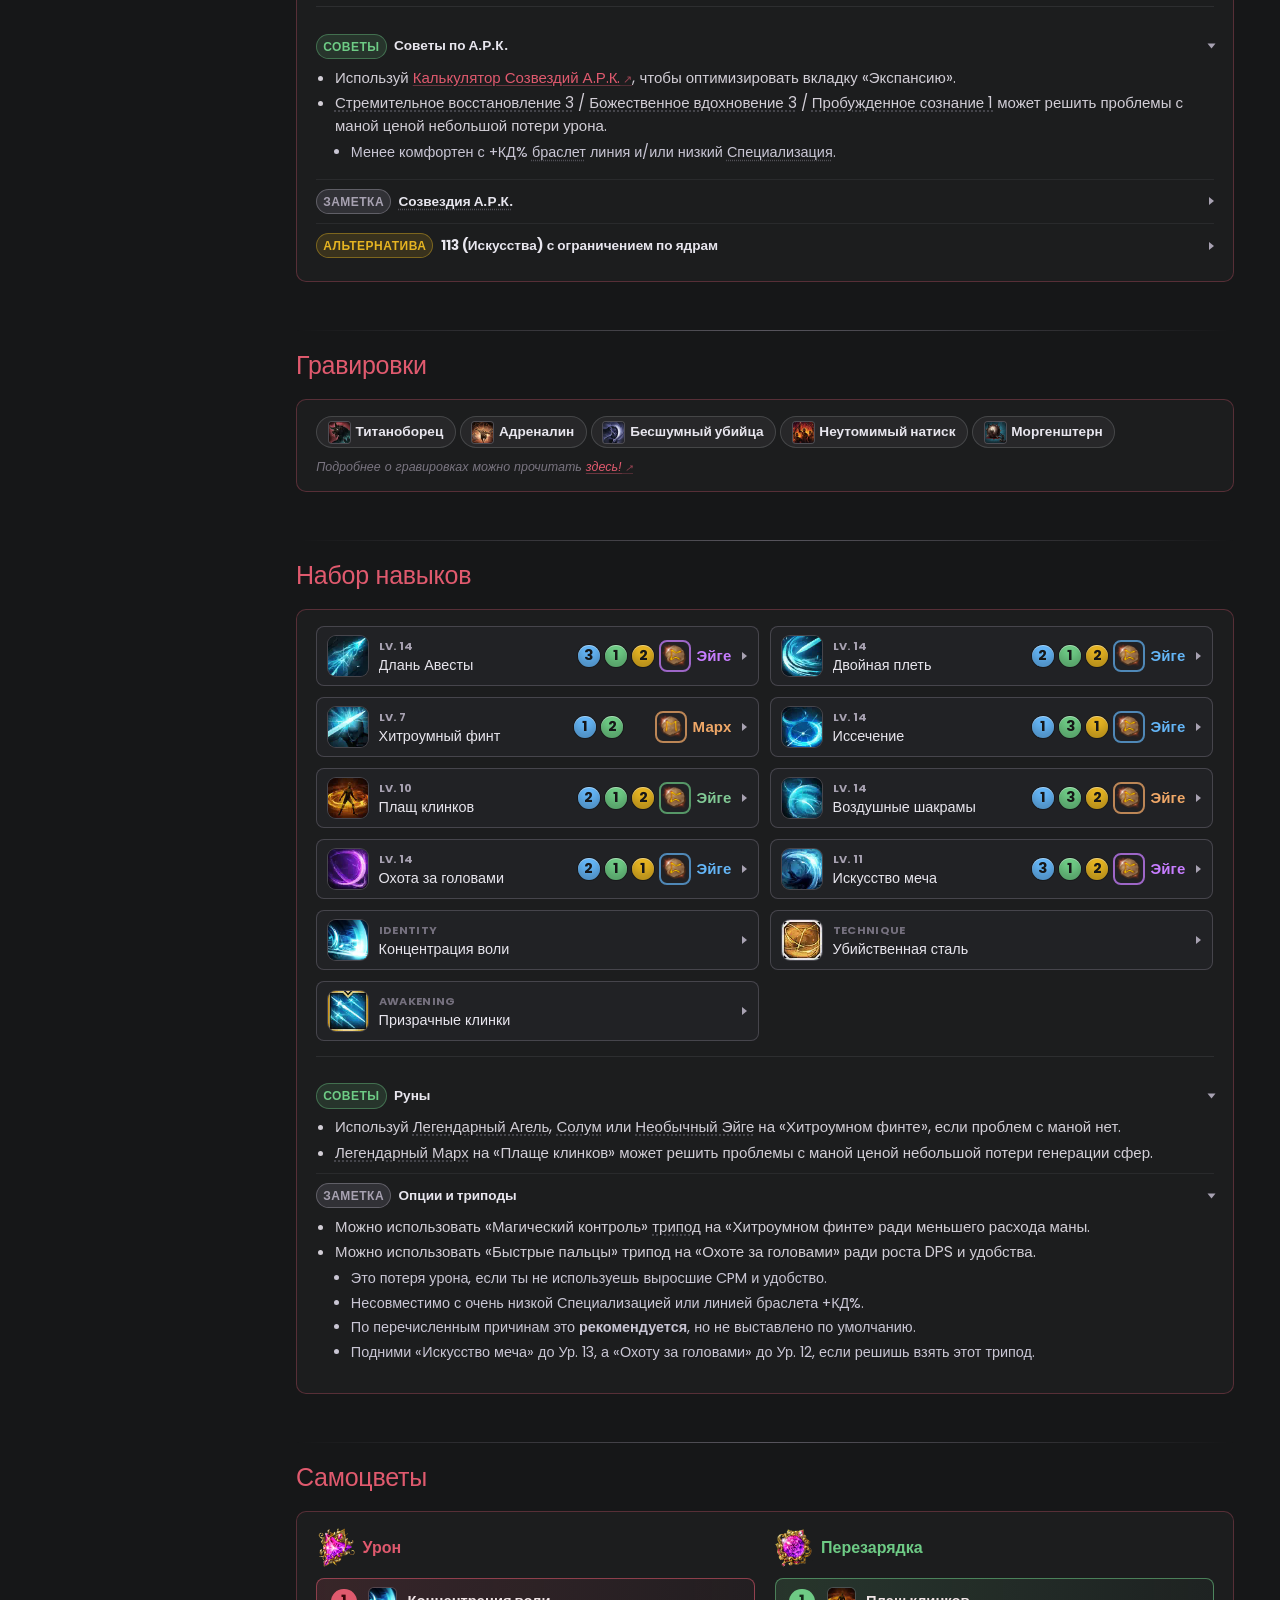
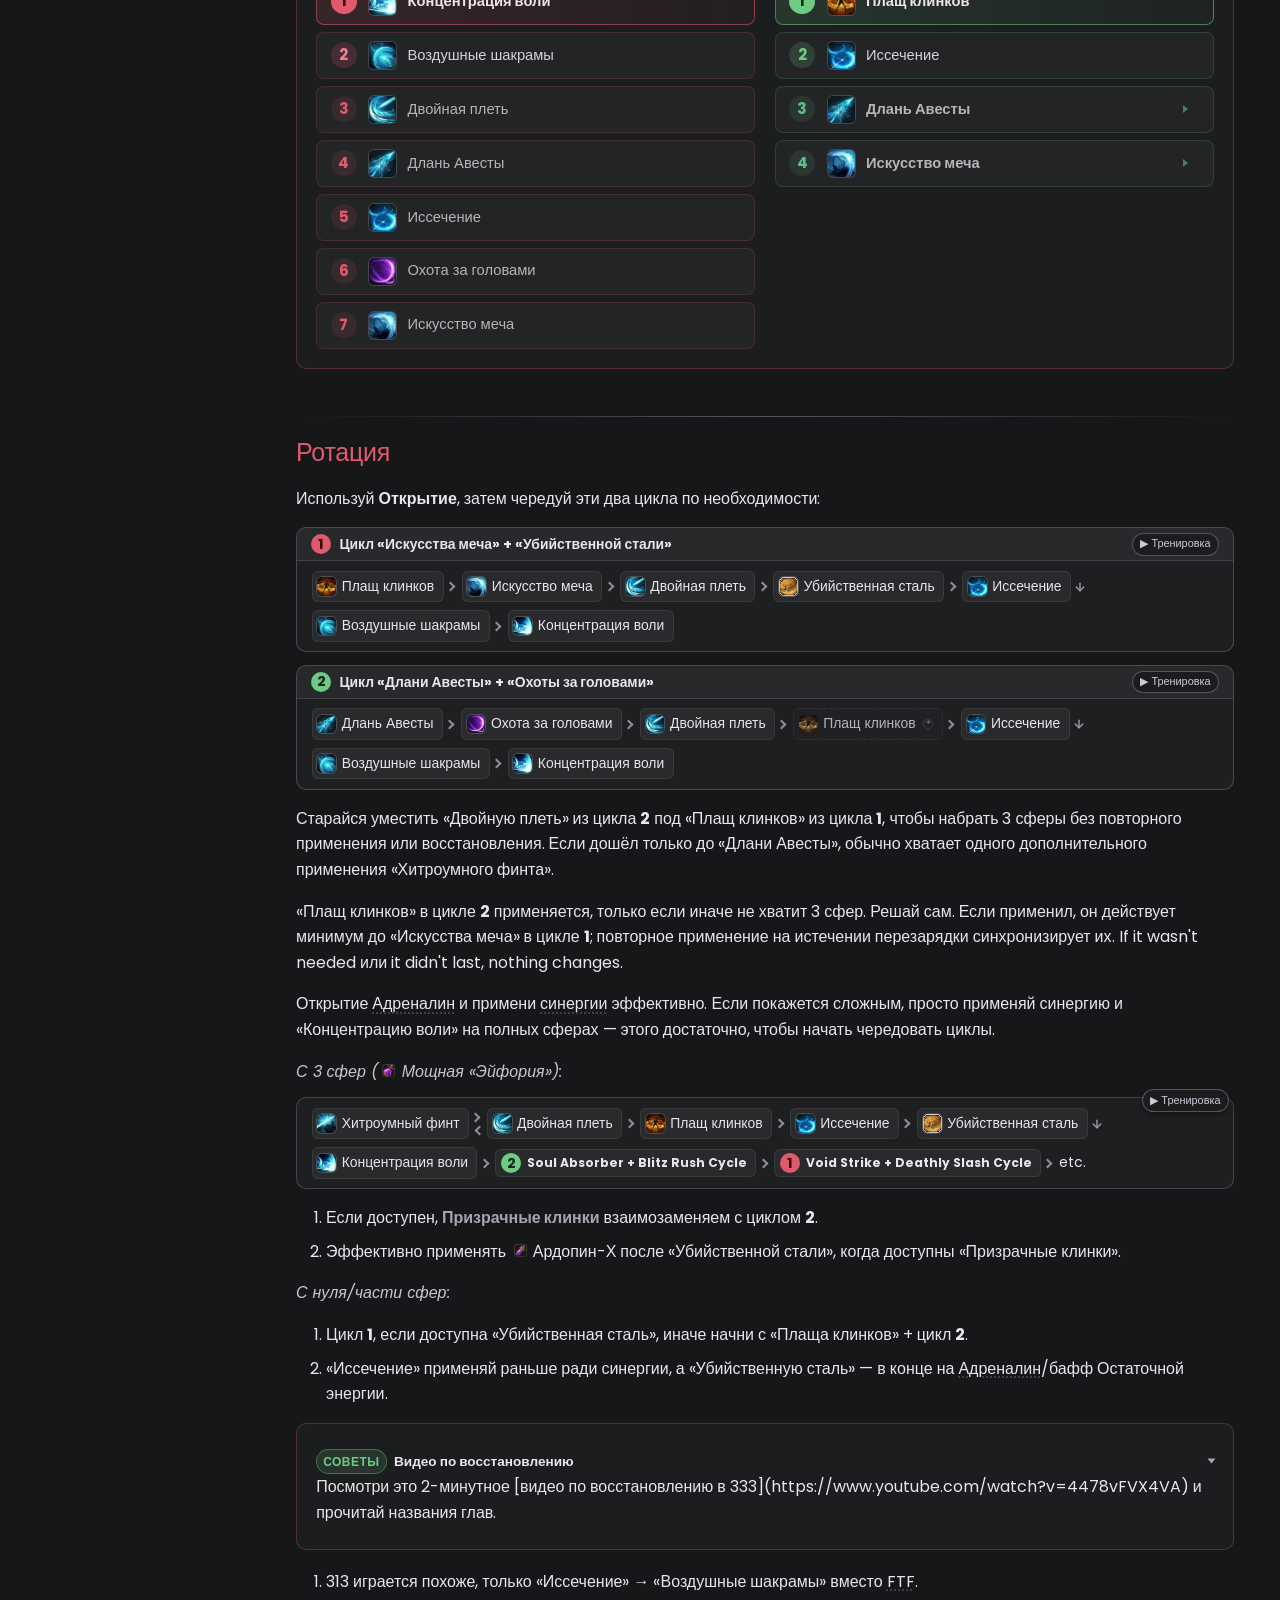
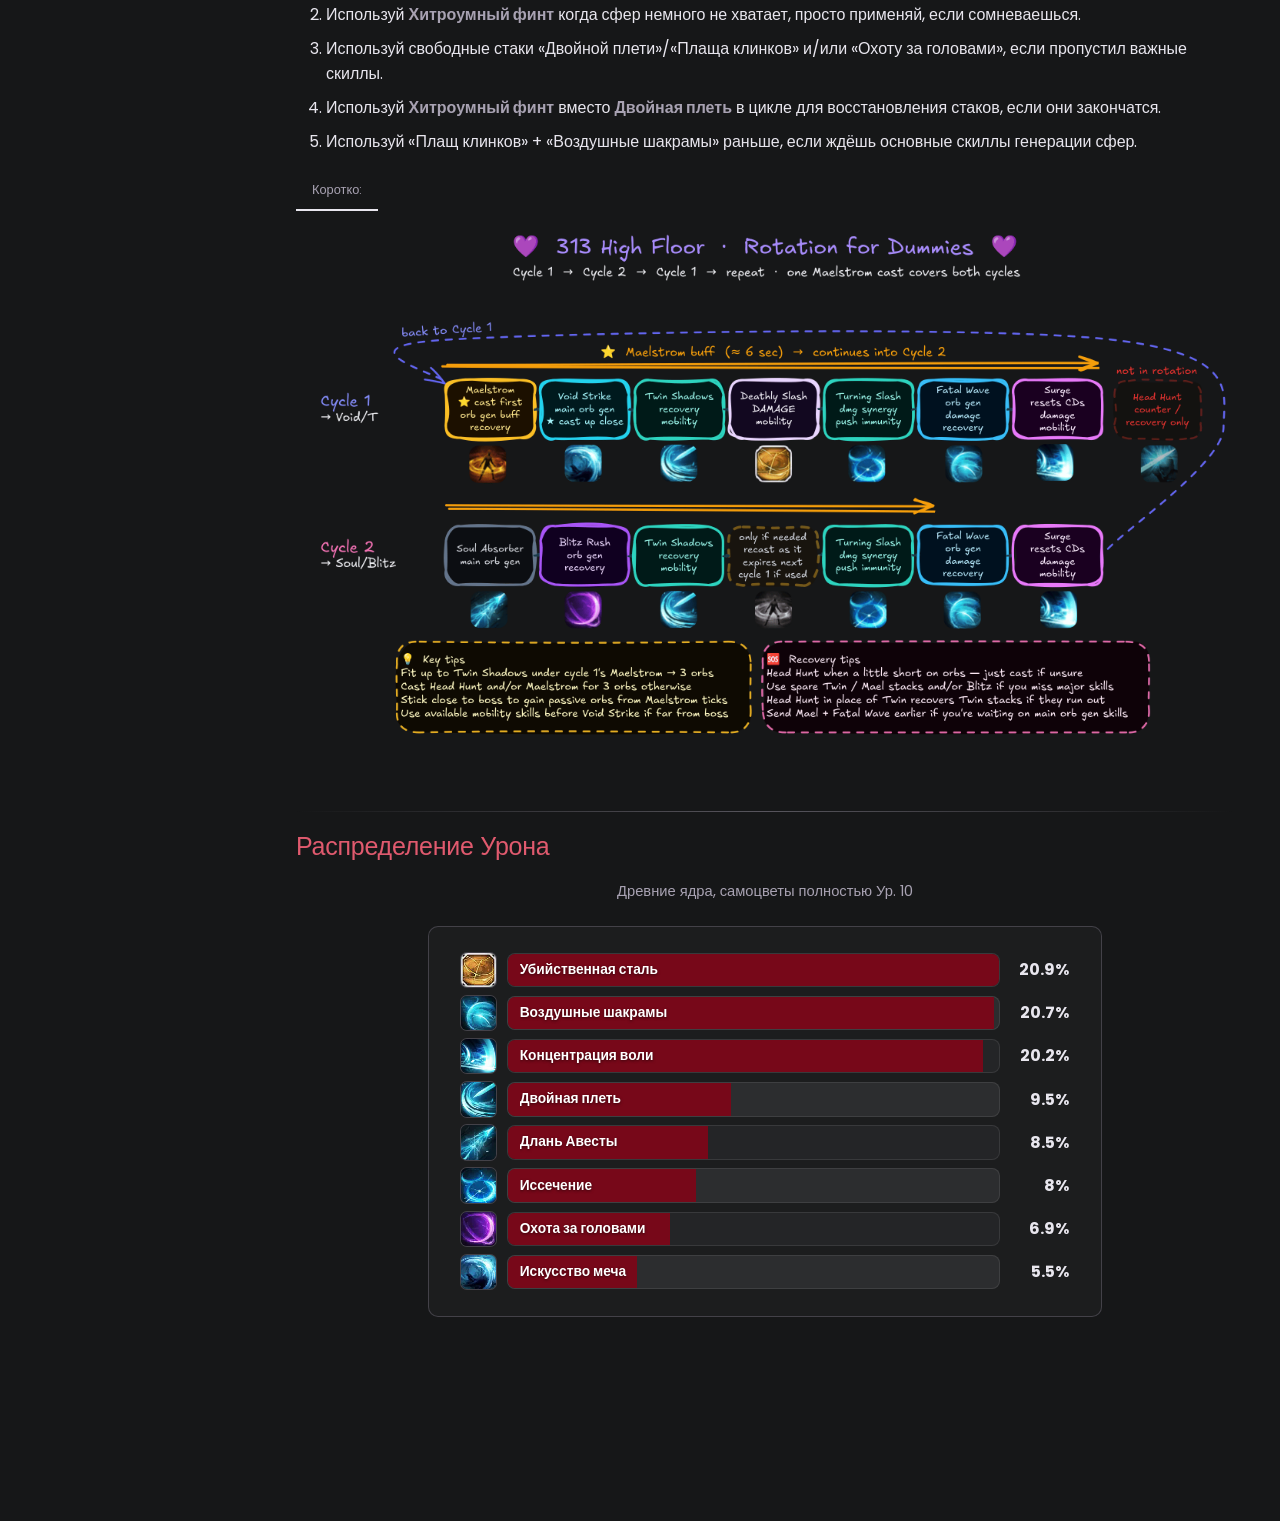
<file: remaining-energy/313-high-floor/index.html>
<!doctype html>
<html lang="ru" class="no-js">
  <head>
    
      <meta charset="utf-8">
      <meta name="viewport" content="width=device-width,initial-scale=1">
      
        <meta name="description" content="Remaining Energy & Surge Deathblade guides">
      
      
      
        <link rel="canonical" href="https://Henstlly.github.io/deathblade/remaining-energy/313-high-floor/">
      
      
      
      
        
      
      
      <link rel="icon" href="../../assets/favicon.svg">
      <meta name="generator" content="mkdocs-1.6.1, mkdocs-material-9.7.7">
    
    
      
        <title>313 Шакрамы 2.0 💜 - Deathblade</title>
      
    
    
      <link rel="stylesheet" href="../../assets/stylesheets/main.ec1eaa64.min.css">
      
        
        <link rel="stylesheet" href="../../assets/stylesheets/palette.ab4e12ef.min.css">
      
      


    
    
      
    
    
      
        
        
        
        <link rel="stylesheet" href="../../assets/external/fonts.googleapis.com/css.9a3d0420.css">
        <style>:root{--md-text-font:"Poppins";--md-code-font:"Roboto Mono"}</style>
      
    
    
      <link rel="stylesheet" href="../../stylesheets/extra.css?v=171">
    
    <script>__md_scope=new URL("../..",location),__md_hash=e=>[...e].reduce(((e,_)=>(e<<5)-e+_.charCodeAt(0)),0),__md_get=(e,_=localStorage,t=__md_scope)=>JSON.parse(_.getItem(t.pathname+"."+e)),__md_set=(e,_,t=localStorage,a=__md_scope)=>{try{t.setItem(a.pathname+"."+e,JSON.stringify(_))}catch(e){}}</script>
    
      

    
    
  </head>
  
  
    
    
    
    
    
    <body dir="ltr" data-md-color-scheme="slate" data-md-color-primary="black" data-md-color-accent="red">
  
    
    <input class="md-toggle" data-md-toggle="drawer" type="checkbox" id="__drawer" autocomplete="off">
    <input class="md-toggle" data-md-toggle="search" type="checkbox" id="__search" autocomplete="off">
    <label class="md-overlay" for="__drawer"></label>
    <div data-md-component="skip">
      
        
        <a href="#313-20" class="md-skip">
          Перейти к содержанию
        </a>
      
    </div>
    <div data-md-component="announce">
      
    </div>
    
    
      

<header class="md-header" data-md-component="header">
  <nav class="md-header__inner md-grid" aria-label="Верхний колонтитул">
    <a href="../.." title="Deathblade" class="md-header__button md-logo" aria-label="Deathblade" data-md-component="logo">
      
  
  <svg xmlns="http://www.w3.org/2000/svg" viewBox="0 0 24 24"><path d="m6.2 2.44 11.9 11.9 2.12-2.12 1.41 1.41-2.47 2.47 3.18 3.18c.39.39.39 1.02 0 1.41l-.71.71a.996.996 0 0 1-1.41 0L17 18.23l-2.44 2.47-1.41-1.41 2.12-2.12-11.9-11.9V2.44zM15.89 10l4.74-4.74V2.44H17.8l-4.74 4.74zm-4.95 5-2.83-2.87-2.21 2.21-2.12-2.12-1.41 1.41 2.47 2.47-3.18 3.19a.996.996 0 0 0 0 1.41l.71.71c.39.39 1.02.39 1.41 0L7 18.23l2.44 2.47 1.41-1.41-2.12-2.12z"/></svg>

    </a>
    <label class="md-header__button md-icon" for="__drawer">
      
      <svg xmlns="http://www.w3.org/2000/svg" viewBox="0 0 24 24"><path d="M3 6h18v2H3zm0 5h18v2H3zm0 5h18v2H3z"/></svg>
    </label>
    <div class="md-header__title" data-md-component="header-title">
      <div class="md-header__ellipsis">
        <div class="md-header__topic">
          <span class="md-ellipsis">
            Deathblade
          </span>
        </div>
        <div class="md-header__topic" data-md-component="header-topic">
          <span class="md-ellipsis">
            
              313 Шакрамы 2.0 💜
            
          </span>
        </div>
      </div>
    </div>
    
      
    
    
    
    
      
      
        <label class="md-header__button md-icon" for="__search">
          
          <svg xmlns="http://www.w3.org/2000/svg" viewBox="0 0 24 24"><path d="M9.5 3A6.5 6.5 0 0 1 16 9.5c0 1.61-.59 3.09-1.56 4.23l.27.27h.79l5 5-1.5 1.5-5-5v-.79l-.27-.27A6.52 6.52 0 0 1 9.5 16 6.5 6.5 0 0 1 3 9.5 6.5 6.5 0 0 1 9.5 3m0 2C7 5 5 7 5 9.5S7 14 9.5 14 14 12 14 9.5 12 5 9.5 5"/></svg>
        </label>
        <div class="md-search" data-md-component="search" role="dialog">
  <label class="md-search__overlay" for="__search"></label>
  <div class="md-search__inner" role="search">
    <form class="md-search__form" name="search">
      <input type="text" class="md-search__input" name="query" aria-label="Поиск" placeholder="Поиск" autocapitalize="off" autocorrect="off" autocomplete="off" spellcheck="false" data-md-component="search-query" required>
      <label class="md-search__icon md-icon" for="__search">
        
        <svg xmlns="http://www.w3.org/2000/svg" viewBox="0 0 24 24"><path d="M9.5 3A6.5 6.5 0 0 1 16 9.5c0 1.61-.59 3.09-1.56 4.23l.27.27h.79l5 5-1.5 1.5-5-5v-.79l-.27-.27A6.52 6.52 0 0 1 9.5 16 6.5 6.5 0 0 1 3 9.5 6.5 6.5 0 0 1 9.5 3m0 2C7 5 5 7 5 9.5S7 14 9.5 14 14 12 14 9.5 12 5 9.5 5"/></svg>
        
        <svg xmlns="http://www.w3.org/2000/svg" viewBox="0 0 24 24"><path d="M20 11v2H8l5.5 5.5-1.42 1.42L4.16 12l7.92-7.92L13.5 5.5 8 11z"/></svg>
      </label>
      <nav class="md-search__options" aria-label="Поиск">
        
        <button type="reset" class="md-search__icon md-icon" title="Очистить" aria-label="Очистить" tabindex="-1">
          
          <svg xmlns="http://www.w3.org/2000/svg" viewBox="0 0 24 24"><path d="M19 6.41 17.59 5 12 10.59 6.41 5 5 6.41 10.59 12 5 17.59 6.41 19 12 13.41 17.59 19 19 17.59 13.41 12z"/></svg>
        </button>
      </nav>
      
        <div class="md-search__suggest" data-md-component="search-suggest"></div>
      
    </form>
    <div class="md-search__output">
      <div class="md-search__scrollwrap" tabindex="0" data-md-scrollfix>
        <div class="md-search-result" data-md-component="search-result">
          <div class="md-search-result__meta">
            Инициализация поиска
          </div>
          <ol class="md-search-result__list" role="presentation"></ol>
        </div>
      </div>
    </div>
  </div>
</div>
      
    
    
  </nav>
  
</header>
    
    <div class="md-container" data-md-component="container">
      
      
        
          
            
<nav class="md-tabs" aria-label="Вкладки" data-md-component="tabs">
  <div class="md-grid">
    <ul class="md-tabs__list">
      
        
  
  
  
  
    <li class="md-tabs__item">
      <a href="../.." class="md-tabs__link">
        
  
  
    
  
  Главная

      </a>
    </li>
  

      
        
  
  
  
  
    
    
      <li class="md-tabs__item">
        <a href="../essentials/" class="md-tabs__link">
          
  
  
    
  
  Остаточная энергия

        </a>
      </li>
    
  

      
        
  
  
  
  
    
    
      <li class="md-tabs__item">
        <a href="../../surge/essentials/" class="md-tabs__link">
          
  
  
    
  
  Твердая воля

        </a>
      </li>
    
  

      
        
  
  
  
  
    <li class="md-tabs__item">
      <a href="../../resources/" class="md-tabs__link">
        
  
  
    
  
  Дополнительная информация

      </a>
    </li>
  

      
    </ul>
  </div>
</nav>
          
        
      
      <main class="md-main" data-md-component="main">
        <div class="md-main__inner md-grid">
          
            
              
              <div class="md-sidebar md-sidebar--primary" data-md-component="sidebar" data-md-type="navigation" >
                <div class="md-sidebar__scrollwrap">
                  <div class="md-sidebar__inner">
                    


  


  

<nav class="md-nav md-nav--primary md-nav--lifted md-nav--integrated" aria-label="Навигация" data-md-level="0">
  <label class="md-nav__title" for="__drawer">
    <a href="../.." title="Deathblade" class="md-nav__button md-logo" aria-label="Deathblade" data-md-component="logo">
      
  
  <svg xmlns="http://www.w3.org/2000/svg" viewBox="0 0 24 24"><path d="m6.2 2.44 11.9 11.9 2.12-2.12 1.41 1.41-2.47 2.47 3.18 3.18c.39.39.39 1.02 0 1.41l-.71.71a.996.996 0 0 1-1.41 0L17 18.23l-2.44 2.47-1.41-1.41 2.12-2.12-11.9-11.9V2.44zM15.89 10l4.74-4.74V2.44H17.8l-4.74 4.74zm-4.95 5-2.83-2.87-2.21 2.21-2.12-2.12-1.41 1.41 2.47 2.47-3.18 3.19a.996.996 0 0 0 0 1.41l.71.71c.39.39 1.02.39 1.41 0L7 18.23l2.44 2.47 1.41-1.41-2.12-2.12z"/></svg>

    </a>
    Deathblade
  </label>
  
  <ul class="md-nav__list" data-md-scrollfix>
    
      
      
  
  
  
  
    <li class="md-nav__item">
      <a href="../.." class="md-nav__link">
        
  
  
  <span class="md-ellipsis">
    
  
    Главная
  

    
  </span>
  
  

      </a>
    </li>
  

    
      
      
  
  
  
  
    
    
      
        
      
        
      
        
      
    
    
    
      
      
        
      
    
    
    <li class="md-nav__item md-nav__item--nested">
      
        
        
        <input class="md-nav__toggle md-toggle " type="checkbox" id="__nav_2" >
        
          
          <label class="md-nav__link" for="__nav_2" id="__nav_2_label" tabindex="0">
            
  
  
  <span class="md-ellipsis">
    
  
    Остаточная энергия
  

    
  </span>
  
  

            <span class="md-nav__icon md-icon"></span>
          </label>
        
        <nav class="md-nav" data-md-level="1" aria-labelledby="__nav_2_label" aria-expanded="false">
          <label class="md-nav__title" for="__nav_2">
            <span class="md-nav__icon md-icon"></span>
            
  
    Остаточная энергия
  

          </label>
          <ul class="md-nav__list" data-md-scrollfix>
            
              
                
  
  
  
  
    <li class="md-nav__item">
      <a href="../essentials/" class="md-nav__link">
        
  
  
  <span class="md-ellipsis">
    
  
    Основы
  

    
  </span>
  
  

      </a>
    </li>
  

              
            
              
                
  
  
  
  
    <li class="md-nav__item">
      <a href="../111-head-hunt/" class="md-nav__link">
        
  
  
  <span class="md-ellipsis">
    
  
    111 Классика
  

    
  </span>
  
  

      </a>
    </li>
  

              
            
              
                
  
  
  
  
    <li class="md-nav__item">
      <a href="../333-ceiling/" class="md-nav__link">
        
  
  
  <span class="md-ellipsis">
    
  
    333 Шакрамы ★
  

    
  </span>
  
  

      </a>
    </li>
  

              
            
          </ul>
        </nav>
      
    </li>
  

    
      
      
  
  
  
  
    
    
      
        
      
        
      
        
      
    
    
    
      
      
        
      
    
    
    <li class="md-nav__item md-nav__item--nested">
      
        
        
        <input class="md-nav__toggle md-toggle " type="checkbox" id="__nav_3" >
        
          
          <label class="md-nav__link" for="__nav_3" id="__nav_3_label" tabindex="0">
            
  
  
  <span class="md-ellipsis">
    
  
    Твердая воля
  

    
  </span>
  
  

            <span class="md-nav__icon md-icon"></span>
          </label>
        
        <nav class="md-nav" data-md-level="1" aria-labelledby="__nav_3_label" aria-expanded="false">
          <label class="md-nav__title" for="__nav_3">
            <span class="md-nav__icon md-icon"></span>
            
  
    Твердая воля
  

          </label>
          <ul class="md-nav__list" data-md-scrollfix>
            
              
                
  
  
  
  
    <li class="md-nav__item">
      <a href="../../surge/essentials/" class="md-nav__link">
        
  
  
  <span class="md-ellipsis">
    
  
    Основы
  

    
  </span>
  
  

      </a>
    </li>
  

              
            
              
                
  
  
  
  
    <li class="md-nav__item">
      <a href="../../surge/111-classic/" class="md-nav__link">
        
  
  
  <span class="md-ellipsis">
    
  
    111 Классика
  

    
  </span>
  
  

      </a>
    </li>
  

              
            
              
                
  
  
  
  
    <li class="md-nav__item">
      <a href="../../surge/222-speedy/" class="md-nav__link">
        
  
  
  <span class="md-ellipsis">
    
  
    222 Ускоренный
  

    
  </span>
  
  

      </a>
    </li>
  

              
            
          </ul>
        </nav>
      
    </li>
  

    
      
      
  
  
  
  
    <li class="md-nav__item">
      <a href="../../resources/" class="md-nav__link">
        
  
  
  <span class="md-ellipsis">
    
  
    Дополнительная информация
  

    
  </span>
  
  

      </a>
    </li>
  

    
  </ul>
</nav>
                  </div>
                </div>
              </div>
            
            
          
          
            <div class="md-content" data-md-component="content">
              
              <article class="md-content__inner md-typeset">
                
                  



<h1 id="313-20">313 Шакрамы 2.0 💜<a class="headerlink" href="#313-20" title="Permanent link">&para;</a></h1>
<div class="build-card-row">
<div class="build-card">
<!-- Difficulty/Trixion/Playstyle stats above, AND the pentagon badge below,
     both read from javascripts/build-data.js (window.DB_BUILD_DATA) - there is
     nothing to hand-edit in either div itself. Find this build by its
     data-build id there and edit pentagon/difficulty/trixion/bestFor/etc.;
     the stat row, the pentagon badge, and the essentials.md comparison table
     all update together from that one place. -->
<div class="build-stats" data-build="313-high-floor" data-family="re"></div>
<p><strong class="best-для">Кому подходит:</strong> Тем, кому нужен более простой, быстрый и прощающий билд на «Воздушных шакрамах».</p>
<ul>
<li>«Хитроумный финт» всегда свободен для контр-скиллов, восстановления, очищения или <span class="skill-mention" data-skill-id="adrenaline">Адреналин</span> поддержания.</li>
<li>Доступно с 14 очками в Звезде как 113 (Искусства) — переходный вариант с ограничением по ядрам.</li>
<li>Когда будешь готов, переходи к <a href="../333-ceiling/">333 (Потолок)</a>, или оставайся здесь, если тебе нравится!</li>
</ul>
</div>
<div class="pentagon-badge" data-build="313-high-floor" data-family="re">
<div class="pentagon-badge-title">Профиль билда</div>
<div class="pentagon-svg-mount"></div>
<div class="pentagon-badge-extra">
<p><a class="video-chip" href="https://www.youtube.com/watch?v=6ez2lS4AI6Q">Видео-гайд</a></p>
</div>
</div>
</div>
<h2 id="skill-codes">Код билда<a class="headerlink" href="#skill-codes" title="Permanent link">&para;</a></h2>
<!-- Paste the exported skill-code string (from the in-game loadout share
     feature) into the fenced code block below. Each `=== "Tab Name"` block is
     a separate tab holding its own code + optional italic note above it -
     copy that pattern to add another import option (e.g. an easier variant). -->

<div class="setup-panel" data-accent="lavender">
<div class="setup-notes">
<details class="setup-note" data-kind="danger" open="open">
<summary><span class="setup-note-tag">Внимание</span>Перед импортом<span class="setup-note-arrow"></span></summary>
<p>Убедись, что прочитал <a href="../essentials/">Основы</a> перед импортом! Самоцветы сравни с гайдом (<a href="#gems">Самоцветы</a>).</p>
</details>
</div>
</div>
<div class="tabbed-set tabbed-alternate" data-tabs="1:2"><input checked="checked" id="__tabbed_1_1" name="__tabbed_1" type="radio" /><input id="__tabbed_1_2" name="__tabbed_1" type="radio" /><div class="tabbed-labels"><label for="__tabbed_1_1">313 Легендарный шакрам ★</label><label for="__tabbed_1_2">113 Искусства (с ограничением по ядрам)</label></div>
<div class="tabbed-content">
<div class="tabbed-block">
<div class="highlight"><pre><span></span><code>3C737E487FD0FDB67FEB883196135CED1CE05F2123097ECB878B14A177BFE26890DDBB5C6AE3B18CB34871BBE1E17D0CC47A0DAFAE4272BEA4FD33FCF57AF2FC
</code></pre></div>
</div>
<div class="tabbed-block">
<div class="highlight"><pre><span></span><code>E3818904D40CEFE43FC30B0715D4EF6850C4E0C2183E48110767499D73BEC3831EBB750B31176844599B47B861C731968F30681780A45447FAD8F209D8D99517
</code></pre></div>
<ul>
<li>Требует либо КД-самоцвета «Воздушных шакрам» Ур. 9+, либо <span class="skill-mention" data-ap-id="optimizedtraining" data-level="1">Изнурительные тренировки 1</span>.</li>
<li>Лучше вложиться чуть больше и полноценно открыть 313 или 333.</li>
</ul>
</div>
</div>
</div>
<h2 id="ark-setup">Система А.Р.К.<a class="headerlink" href="#ark-setup" title="Permanent link">&para;</a></h2>
<!-- ark-passives / ark-cores JSON below use the site-wide node/core id
     vocabulary - each ark-passives node only needs its id + invested level,
     tier/max/name/icon all resolve from ap-node-names.js. Full schema is
     documented in javascripts/ark-passive-tree.js and ark-core-badge.js's
     "EASY EDIT GUIDE" comments. A nested "Alt" details block (e.g. an
     easier/optional variant) can carry its own compact ark-passives/
     skill-setup pair for that alternative - copy the existing pattern
     rather than editing the main tree in place. -->

<div class="setup-panel" data-accent="lavender">
<div class="ark-passives" data-family="re">
<script type="application/json">
[
    { "id": "evolution", "nodes": [
      { "id": "crit", "level": 10 },
      { "id": "specialization", "level": 30 },
      { "id": "limitbreakevo", "level": 2 },
      { "id": "keensense", "level": 1 },
      { "id": "strike", "level": 2 },
      { "id": "master", "level": 1 },
      { "id": "pulverize", "level": 1 },
      { "id": "standingstriker", "level": 2 }
    ] },
    { "id": "enlightenment", "nodes": [
      { "id": "swiftstrike", "level": 1 },
      { "id": "remainingenergy", "level": 3 },
      { "id": "firmwill", "level": 3 },
      { "id": "extremebodymovement", "level": 3 },
      { "id": "orbcirculation", "level": 2 }
    ] },
    { "id": "leap", "nodes": [
      { "id": "unleashedpower", "level": 5 },
      { "id": "releasepotential", "level": 4 },
      { "id": "instantspell", "level": 2 },
      { "id": "danceofnightmares", "level": 3 }
    ] }
  ]
</script>
</div>
<div class="ark-cores" data-family="re">
<script type="application/json">
[
  { "core": "sun", "label": "Levin Slash", "points": 3 },
  { "core": "moon", "label": "Arts Core", "points": 2 },
  { "core": "star", "label": "Death Sword Energy", "points": 2 }
]
</script>
</div>
<div class="setup-notes">
<details class="setup-note" data-kind="tip" open="open">
<summary><span class="setup-note-tag">Советы</span>Советы по А.Р.К.<span class="setup-note-arrow"></span></summary>
<ul>
<li>Используй <a href="../../resources/#ark-passive-calculator">Калькулятор Созвездий А.Р.К.</a>, чтобы оптимизировать вкладку «Экспансию».</li>
<li><span class="skill-mention" data-ap-id="releasepotential" data-level="3">Стремительное восстановление 3</span> / <span class="skill-mention" data-ap-id="instantspell" data-level="3">Божественное вдохновение 3</span> / <span class="skill-mention" data-ap-id="awakeningamplifier" data-level="1">Пробужденное сознание 1</span> может решить проблемы с маной ценой небольшой потери урона.<ul>
<li>Менее комфортен с +КД% <span class="skill-mention" data-glossary-id="bracelet">браслет</span> линия и/или низкий <span class="skill-mention" data-glossary-id="specializationstat">Специализация</span>.</li>
</ul>
</li>
</ul>
</details>
<details class="setup-note" data-kind="note">
<summary><span class="setup-note-tag">Заметка</span><span class="skill-mention" data-glossary-id="arkgrid">Созвездия А.Р.К.</span><span class="setup-note-arrow"></span></summary>
<ul>
<li>Поднимай «Ядро Искусства» до 17p ради удобства и урона, когда это возможно.</li>
</ul>
</details>
<details class="setup-note" data-kind="example">
<summary><span class="setup-note-tag">Альтернатива</span>113 (Искусства) с ограничением по ядрам<span class="setup-note-arrow"></span></summary>
<div class="ark-cores" data-family="re">
<script type="application/json">
[
  { "core": "sun", "label": "Art Master", "points": 0 },
  { "core": "moon", "label": "Arts Core", "points": 0 },
  { "core": "star", "label": "Death Sword Energy", "points": 2 }
]
</script>
</div>
<ul>
<li>То же, что 313, но <strong>без</strong> ресета от «Воздушных шакрам».</li>
<li>Требует либо КД-самоцвета «Воздушных шакрам» Ур. 9+, либо <span class="skill-mention" data-ap-id="optimizedtraining" data-level="1">Изнурительные тренировки 1</span>.<ul>
<li>Избегай линии браслета +КД% в этом варианте с ограничением по ядрам.</li>
<li>Нужные правки относительно сборки 313 смотри в разделе про самоцветы.</li>
</ul>
</li>
</ul>
</details>
</div>
</div>
<h2 id="engravings">Гравировки<a class="headerlink" href="#engravings" title="Permanent link">&para;</a></h2>
<div class="setup-panel" data-accent="lavender">
<div class="engraving-loadout engraving-loadout-fixed">
<p><span class="engraving-chip" data-skill-id="grudge"><img class="skill-icon" src="../../assets/shared/icon-grudge.png" alt="">Титаноборец</span>
<span class="engraving-chip" data-skill-id="adrenaline"><img class="skill-icon" src="../../assets/shared/icon-adrenaline.png" alt="">Адреналин</span>
<span class="engraving-chip" data-skill-id="ambushmaster"><img class="skill-icon" src="../../assets/shared/icon-ambushmaster.png" alt="">Бесшумный убийца</span>
<span class="engraving-chip" data-skill-id="raidcaptain"><img class="skill-icon" src="../../assets/shared/icon-raidcaptain.png" alt="">Неутомимый натиск</span>
<span class="engraving-chip" data-skill-id="keenbluntweapon"><img class="skill-icon" src="../../assets/shared/icon-keenbluntweapon.png" alt="">Моргенштерн</span></p>
</div>
<p class="engraving-loadout-hint engraving-loadout-hint-line">Подробнее о гравировках можно прочитать <a href="../essentials/#engravings">здесь!</a></p>
</div>
<h2 id="skill-setup">Набор навыков<a class="headerlink" href="#skill-setup" title="Permanent link">&para;</a></h2>
<!-- Full skill-setup schema (id/level/tripods/rune/subtitle/picks) is in
     javascripts/skill-setup.js's "EASY EDIT GUIDE" comment. Names, icons, and
     tags resolve automatically by id from skill-data.js - only add "name" to
     override the display text for a genuine one-off case. -->

<div class="setup-panel" data-accent="lavender">
<div class="skill-setup" data-family="re">
<script type="application/json">
[
  {"id": "soulabsorber", "level": 14, "tripods": [3, 1, 2], "rune": {"tier": "epic", "name": "Wealth"}},
  {"id": "twinshadows", "level": 14, "tripods": [2, 1, 2], "rune": {"tier": "rare", "name": "Wealth"}},
  {"id": "headhunt", "level": 7, "tripods": [1, 2], "rune": {"tier": "legendary", "name": "Focus"}},
  {"id": "turningslash", "level": 14, "tripods": [1, 3, 1], "rune": {"tier": "rare", "name": "Wealth"}},
  {"id": "maelstrom", "level": 10, "tripods": [2, 1, 2], "rune": {"tier": "uncommon", "name": "Wealth"}},
  {"id": "fatalwave", "level": 14, "tripods": [1, 3, 2], "rune": {"tier": "legendary", "name": "Wealth"}},
  {"id": "blitzrush", "level": 14, "tripods": [2, 1, 1], "rune": {"tier": "rare", "name": "Wealth"}},
  {"id": "voidstrike", "level": 11, "tripods": [3, 1, 2], "rune": {"tier": "epic", "name": "Wealth"}},
  {"id": "surge", "subtitle": "Identity"},
  {"id": "deathlyslash", "subtitle": "Technique"},
  {"id": "bladeassault", "subtitle": "Awakening"}
]
</script>
</div>
<div class="setup-notes">
<details class="setup-note" data-kind="tip" open="open">
<summary><span class="setup-note-tag">Советы</span>Руны<span class="setup-note-arrow"></span></summary>
<ul>
<li>Используй <span class="skill-mention" data-rune-name="Galewind" data-rune-tier="legendary">Легендарный Агель</span>, <span class="skill-mention" data-rune-name="Purify">Солум</span> или <span class="skill-mention" data-rune-name="Wealth" data-rune-tier="uncommon">Необычный Эйге</span> на «Хитроумном финте», если проблем с маной нет.</li>
<li><span class="skill-mention" data-rune-name="Focus" data-rune-tier="legendary">Легендарный Марх</span> на «Плаще клинков» может решить проблемы с маной ценой небольшой потери генерации сфер.</li>
</ul>
</details>
<details class="setup-note" data-kind="note" open="open">
<summary><span class="setup-note-tag">Заметка</span>Опции и триподы<span class="setup-note-arrow"></span></summary>
<ul>
<li>Можно использовать «Магический контроль» <span class="skill-mention" data-glossary-id="tripod">трипод</span> на «Хитроумном финте» ради меньшего расхода маны.</li>
<li>Можно использовать «Быстрые пальцы» трипод на «Охоте за головами» ради роста DPS и удобства.<ul>
<li>Это потеря урона, если ты не используешь выросшие CPM и удобство.</li>
<li>Несовместимо с очень низкой Специализацией или линией браслета +КД%.</li>
<li>По перечисленным причинам это <strong>рекомендуется</strong>, но не выставлено по умолчанию.</li>
<li>Подними «Искусство меча» до Ур. 13, а «Охоту за головами» до Ур. 12, если решишь взять этот трипод.</li>
</ul>
</li>
</ul>
</details>
</div>
</div>
<h2 id="gems">Самоцветы<a class="headerlink" href="#gems" title="Permanent link">&para;</a></h2>
<!-- Ranked skill-id lists per column (dmg/cd), top = highest priority.
     Full schema, including the expandable "alts" form for a swappable
     alternative, is in javascripts/gem-priority.js's "EASY EDIT GUIDE"
     comment. -->

<div class="setup-panel" data-accent="lavender">
<div class="gem-priority">
<script type="application/json">
[
  { "col": "dmg", "items": [
    "surge", "fatalwave", "twinshadows", "soulabsorber",
    "turningslash", "blitzrush", "voidstrike"
  ] },
  { "col": "cd", "items": [
    "maelstrom",
    "turningslash",
    { "id": "soulabsorber", "tip": "Swap to Blitz Rush when running 113 (Arts).", "alts": [
      { "id": "blitzrush", "note": "Faster recovery from smaller mistakes, pairs with Twin Shadows or Fatal Wave below." }
    ] },
    { "id": "voidstrike", "tip": "Swap to Fatal Wave when running 113 (Arts).", "alts": [
      { "id": "twinshadows", "note": "Pairs with Blitz Rush above for the skilled-player recovery route." },
      { "id": "fatalwave", "note": "Required for 113 (Arts) or when sharing gems with 333 (Ceiling), pairs with Blitz Rush." }
    ] }
  ] }
]
</script>
</div>
</div>
<h2 id="rotation">Ротация<a class="headerlink" href="#rotation" title="Permanent link">&para;</a></h2>
<!-- Each `.rotation-line` is a compact JSON step list of skill ids in
     order - names/icons resolve automatically, same id vocabulary as Skill
     Setup and Gems above. Full schema (situational steps, swapNext,
     cycleRef, trailing suffix, etc.) is in javascripts/rotation-line.js's
     "EASY EDIT GUIDE" comment. -->

<p>Используй <strong>Открытие</strong>, затем чередуй эти два цикла по необходимости:</p>
<div class="cycle-card">

<div class="cycle-card-header"><span class="cycle-num cycle-num-1">1</span><span class="cycle-title">Цикл «Искусства меча» + «Убийственной стали»</span></div>

<div class="rotation-line">

<script type="application/json">
["maelstrom", "voidstrike", "twinshadows", "deathlyslash", "turningslash", "fatalwave", "surge"]
</script>

</div>

</div>

<div class="cycle-card">

<div class="cycle-card-header"><span class="cycle-num cycle-num-2">2</span><span class="cycle-title">Цикл «Длани Авесты» + «Охоты за головами»</span></div>

<div class="rotation-line">

<script type="application/json">
["soulabsorber", "blitzrush", "twinshadows",
 { "id": "maelstrom", "situational": "recovery" },
 "turningslash", "fatalwave", "surge"]
</script>

</div>

</div>

<p>Старайся уместить «Двойную плеть» из цикла <strong>2</strong> под «Плащ клинков» из цикла <strong>1</strong>, чтобы набрать 3 сферы без повторного применения или восстановления. Если дошёл только до «Длани Авесты», обычно хватает одного дополнительного применения «Хитроумного финта».</p>
<p>«Плащ клинков» в цикле <strong>2</strong> применяется, только если иначе не хватит 3 сфер. Решай сам. Если применил, он действует минимум до «Искусства меча» в цикле <strong>1</strong>; повторное применение на истечении перезарядки синхронизирует их. If it wasn't needed или it didn't last, nothing changes.</p>
<p>Открытие <span class="skill-mention" data-skill-id="adrenaline">Адреналин</span> и примени <span class="skill-mention" data-glossary-id="synergy">синергии</span> эффективно. Если покажется сложным, просто применяй синергию и «Концентрацию воли» на полных сферах — этого достаточно, чтобы начать чередовать циклы.</p>
<p class="lead"><em>С 3 сфер (<span class="food-req-item"><img alt="" class="skill-icon" src="../../assets/shared/icon-stimulant.png" /> Мощная «Эйфория»</span>):</em></p>
<div class="rotation-line">

<script type="application/json">
[{ "id": "headhunt", "swapNext": true }, "twinshadows", "maelstrom", "turningslash", "deathlyslash", "surge",
 { "cycleRef": 2, "title": "Soul Absorber + Blitz Rush Cycle" },
 { "cycleRef": 1, "title": "Void Strike + Deathly Slash Cycle" },
 { "suffix": "etc." }]
</script>

</div>

<ol>
<li>Если доступен, <span class="skill-inline" data-skill-id="bladeassault"><span class="skill-inline-name">Призрачные клинки</span></span> взаимозаменяем с циклом <strong>2</strong>.</li>
<li>Эффективно применять <span class="food-req-item"><img alt="" class="skill-icon" src="../../assets/shared/icon-atropine.png" /> Ардопин-Х</span> после «Убийственной стали», когда доступны «Призрачные клинки».</li>
</ol>
<p class="lead"><em>С нуля/части сфер:</em></p>
<ol>
<li>Цикл <strong>1</strong>, если доступна «Убийственная сталь», иначе начни с «Плаща клинков» + цикл <strong>2</strong>.</li>
<li>«Иссечение» применяй раньше ради синергии, а «Убийственную сталь» — в конце на <span class="skill-mention" data-skill-id="adrenaline">Адреналин</span>/бафф Остаточной энергии.</li>
</ol>
<div class="setup-panel" data-accent="lavender">

<div class="setup-notes">

<details class="setup-note" data-kind="tip" open>

<summary><span class="setup-note-tag">Советы</span>Видео по восстановлению<span class="setup-note-arrow"></span></summary>

Посмотри это 2-минутное [видео по восстановлению в 333](https://www.youtube.com/watch?v=4478vFVX4VA) и прочитай названия глав.

</details>

</div>

</div>

<ol>
<li>313 играется похоже, только «Иссечение» → «Воздушные шакрамы» вместо <span class="skill-mention" data-glossary-id="ftfcombo">FTF</span>.</li>
<li>Используй <span class="skill-inline" data-skill-id="headhunt"><span class="skill-inline-name">Хитроумный финт</span></span> когда сфер немного не хватает, просто применяй, если сомневаешься.</li>
<li>Используй свободные стаки «Двойной плети»/«Плаща клинков» и/или «Охоту за головами», если пропустил важные скиллы.</li>
<li>Используй <span class="skill-inline" data-skill-id="headhunt"><span class="skill-inline-name">Хитроумный финт</span></span> вместо <span class="skill-inline" data-skill-id="twinshadows"><span class="skill-inline-name">Двойная плеть</span></span> в цикле для восстановления стаков, если они закончатся.</li>
<li>Используй «Плащ клинков» + «Воздушные шакрамы» раньше, если ждёшь основные скиллы генерации сфер.</li>
</ol>
<div class="tabbed-set tabbed-alternate" data-tabs="2:1"><input checked="checked" id="__tabbed_2_1" name="__tabbed_2" type="radio" /><div class="tabbed-labels"><label for="__tabbed_2_1">Коротко:</label></div>
<div class="tabbed-content">
<div class="tabbed-block">
<p><img alt="313 TL;DR flowchart" class="zoomable-image" loading="lazy" src="../../assets/tldr-313.png" /></p>
</div>
</div>
</div>
<h2 id="dps-spread">Распределение Урона<a class="headerlink" href="#dps-spread" title="Permanent link">&para;</a></h2>
<!-- data-labels / data-values / data-ids are three parallel comma-separated
     lists, ordered highest % first - update after a fresh Trixion recording
     or a balance pass. Full schema is in javascripts/dps-chart.js's
     "EASY EDIT GUIDE" comment. -->

<p class="dps-showcase-caption">Древние ядра, самоцветы полностью Ур. 10</p>

<div class="dps-showcase">
<div class="dps-showcase-frame">
<div class="dps-chart" data-ids="deathlyslash,fatalwave,surge,twinshadows,soulabsorber,turningslash,blitzrush,voidstrike" data-show-icons="data-show-icons" data-values="20.9,20.7,20.2,9.5,8.5,8,6.9,5.5"></div>
</div>
</div>












                
              </article>
            </div>
          
          
<script>var target=document.getElementById(location.hash.slice(1));target&&target.name&&(target.checked=target.name.startsWith("__tabbed_"))</script>
        </div>
        
          <button type="button" class="md-top md-icon" data-md-component="top" hidden>
  
  <svg xmlns="http://www.w3.org/2000/svg" viewBox="0 0 24 24"><path d="M13 20h-2V8l-5.5 5.5-1.42-1.42L12 4.16l7.92 7.92-1.42 1.42L13 8z"/></svg>
  К началу
</button>
        
      </main>
      
        <footer class="md-footer">
  
    
  
  <div class="md-footer-meta md-typeset">
    <div class="md-footer-meta__inner md-grid">
      <div class="md-copyright">
  
  
</div>
      
    </div>
  </div>
</footer>
      
    </div>
    <div class="md-dialog" data-md-component="dialog">
      <div class="md-dialog__inner md-typeset"></div>
    </div>
    
      <div class="md-progress" data-md-component="progress" role="progressbar"></div>
    
    
    
      
      
      <script id="__config" type="application/json">{"annotate": null, "base": "../..", "features": ["navigation.instant", "navigation.instant.progress", "navigation.instant.prefetch", "navigation.footer", "navigation.tabs", "navigation.sections", "navigation.top", "navigation.indexes", "navigation.tracking", "toc.integrate", "toc.follow", "content.code.copy", "search.suggest", "search.highlight"], "search": "../../assets/javascripts/workers/search.2c215733.min.js", "tags": null, "translations": {"clipboard.copied": "\u0421\u043a\u043e\u043f\u0438\u0440\u043e\u0432\u0430\u043d\u043e \u0432 \u0431\u0443\u0444\u0435\u0440", "clipboard.copy": "\u041a\u043e\u043f\u0438\u0440\u043e\u0432\u0430\u0442\u044c \u0432 \u0431\u0443\u0444\u0435\u0440", "search.result.more.one": "\u0415\u0449\u0451 1 \u043d\u0430 \u044d\u0442\u043e\u0439 \u0441\u0442\u0440\u0430\u043d\u0438\u0446\u0435", "search.result.more.other": "\u0415\u0449\u0451 # \u043d\u0430 \u044d\u0442\u043e\u0439 \u0441\u0442\u0440\u0430\u043d\u0438\u0446\u0435", "search.result.none": "\u0421\u043e\u0432\u043f\u0430\u0434\u0435\u043d\u0438\u0439 \u043d\u0435 \u043d\u0430\u0439\u0434\u0435\u043d\u043e", "search.result.one": "\u041d\u0430\u0439\u0434\u0435\u043d\u043e 1 \u0441\u043e\u0432\u043f\u0430\u0434\u0435\u043d\u0438\u0435", "search.result.other": "\u041d\u0430\u0439\u0434\u0435\u043d\u043e \u0441\u043e\u0432\u043f\u0430\u0434\u0435\u043d\u0438\u0439: #", "search.result.placeholder": "\u041d\u0430\u0447\u043d\u0438\u0442\u0435 \u043f\u0435\u0447\u0430\u0442\u0430\u0442\u044c \u0434\u043b\u044f \u043f\u043e\u0438\u0441\u043a\u0430", "search.result.term.missing": "\u041e\u0442\u0441\u0443\u0442\u0441\u0442\u0432\u0443\u0435\u0442", "select.version": "\u0412\u044b\u0431\u0435\u0440\u0438\u0442\u0435 \u0432\u0435\u0440\u0441\u0438\u044e"}, "version": null}</script>
    
    
      <script src="../../assets/javascripts/bundle.d7400e89.min.js"></script>
      
        <script src="../../javascripts/site-utils.js?v=10"></script>
      
        <script src="../../javascripts/header-links.js?v=1"></script>
      
        <script src="../../javascripts/lazy-calculators.js?v=24"></script>
      
        <script src="../../javascripts/extra.js?v=3"></script>
      
        <script src="../../javascripts/build-data.js?v=23"></script>
      
        <script src="../../javascripts/build-stats-badge.js?v=3"></script>
      
        <script src="../../javascripts/skill-data.js?v=24"></script>
      
        <script src="../../javascripts/skill-names.js?v=15"></script>
      
        <script src="../../javascripts/rune-data.js?v=6"></script>
      
        <script src="../../javascripts/skill-setup.js?v=11"></script>
      
        <script src="../../javascripts/essentials-table.js?v=6"></script>
      
        <script src="../../javascripts/core-options-data.js?v=8"></script>
      
        <script src="../../javascripts/ark-core-badge.js?v=9"></script>
      
        <script src="../../javascripts/ap-node-names.js?v=12"></script>
      
        <script src="../../javascripts/ap-node-effects.js?v=9"></script>
      
        <script src="../../javascripts/ark-passive-tree.js?v=8"></script>
      
        <script src="../../javascripts/gem-priority.js?v=8"></script>
      
        <script src="../../javascripts/pentagon-badge.js?v=5"></script>
      
        <script src="../../javascripts/rotation-line.js?v=15"></script>
      
        <script src="../../javascripts/skill-tooltip.js?v=15"></script>
      
        <script src="../../javascripts/ark-passive-tooltip.js?v=5"></script>
      
        <script src="../../javascripts/rune-tooltip.js?v=7"></script>
      
        <script src="../../javascripts/glossary-data.js?v=15"></script>
      
        <script src="../../javascripts/glossary-tooltip.js?v=3"></script>
      
        <script src="../../javascripts/rotation-practice.js?v=9"></script>
      
        <script src="../../javascripts/dps-chart.js?v=8"></script>
      
        <script src="../../javascripts/gem-dps-tooltip.js?v=11"></script>
      
        <script src="../../javascripts/build-compare.js?v=15"></script>
      
        <script src="../../javascripts/image-lightbox.js?v=1"></script>
      
    
  </body>
</html>
</file>
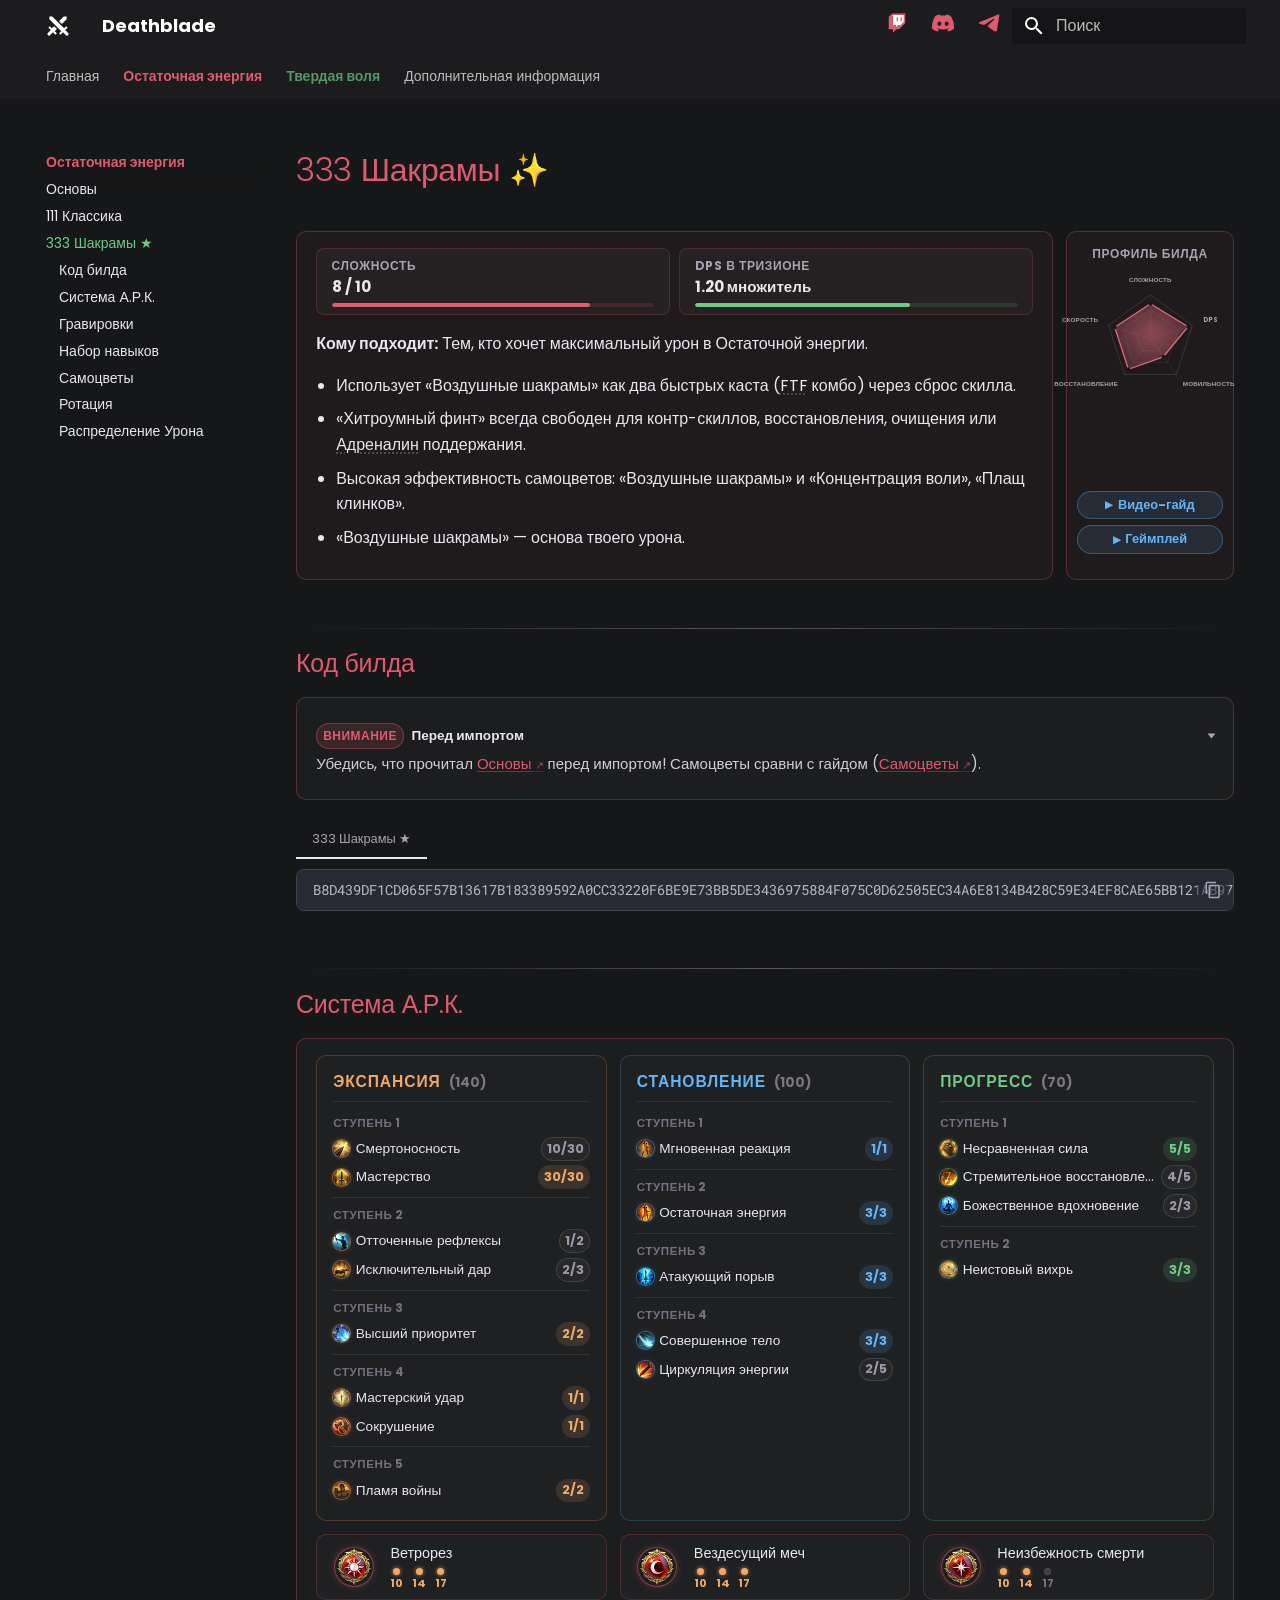
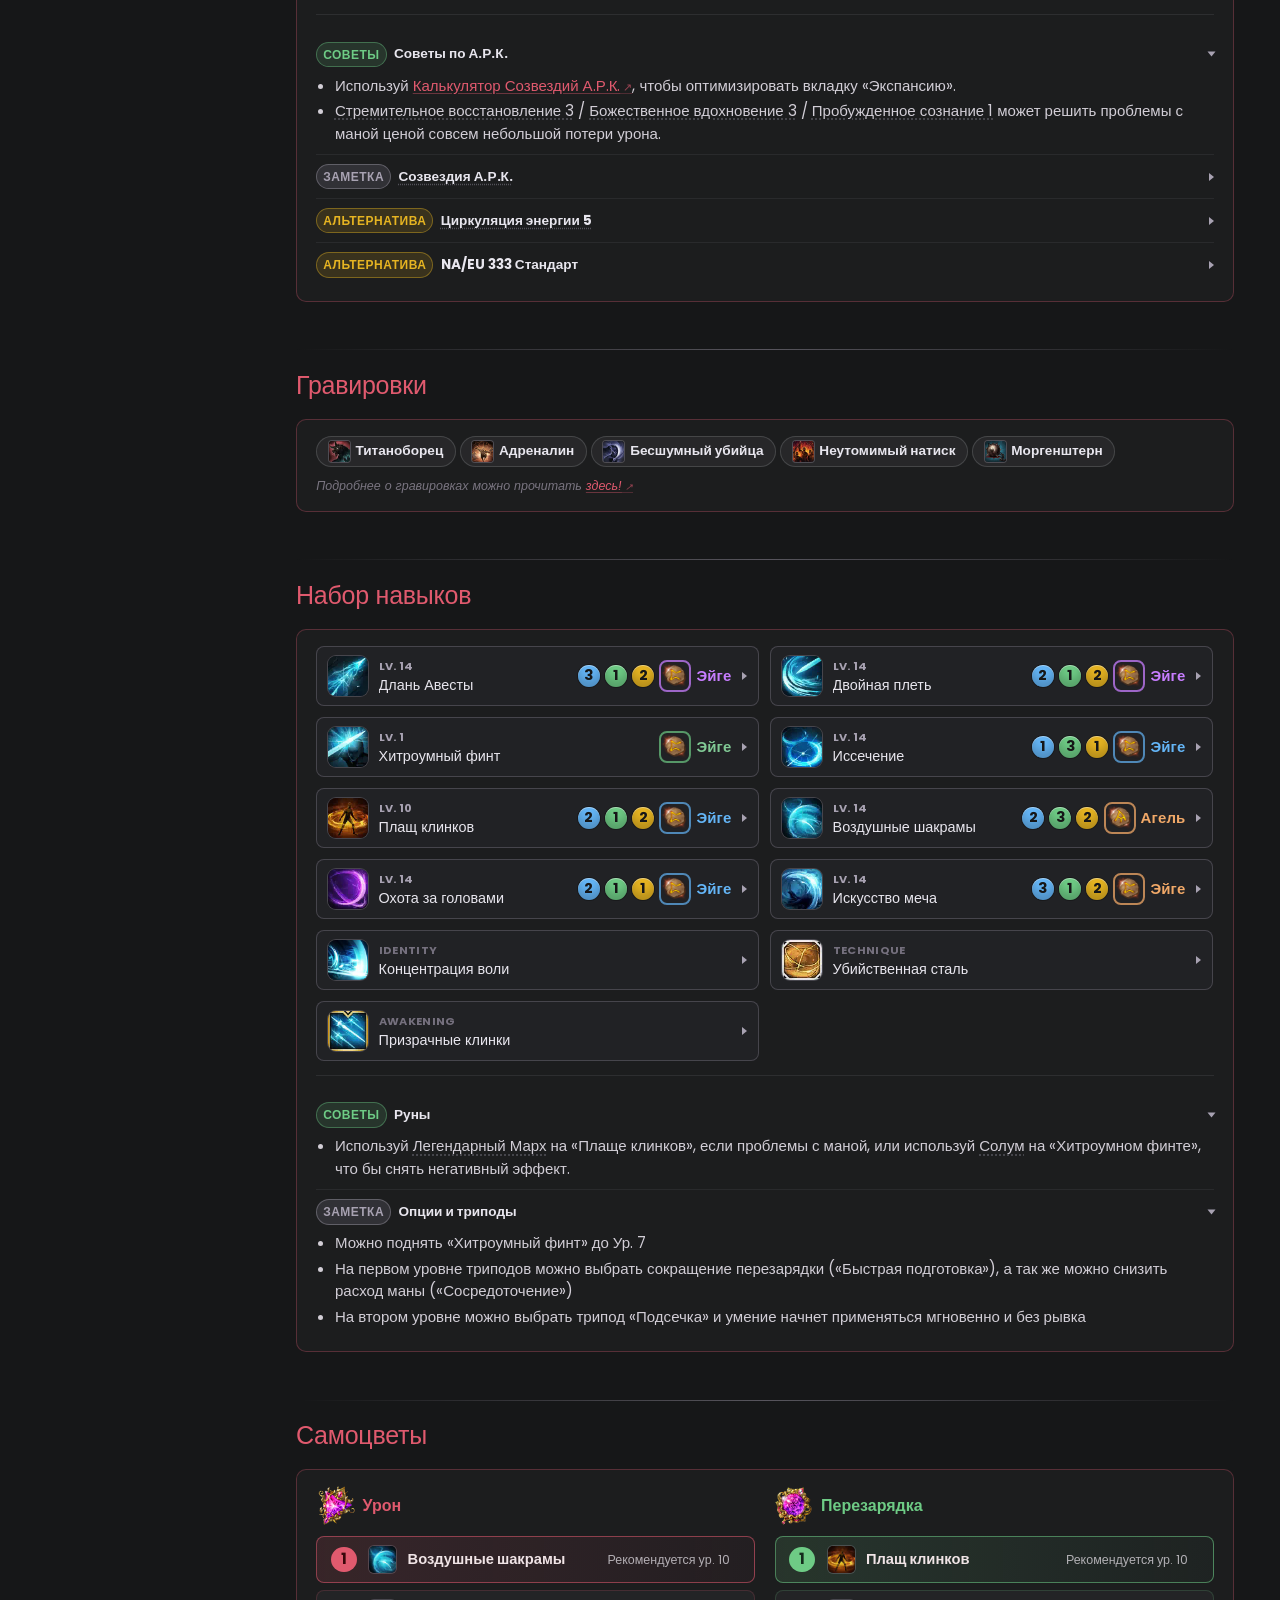
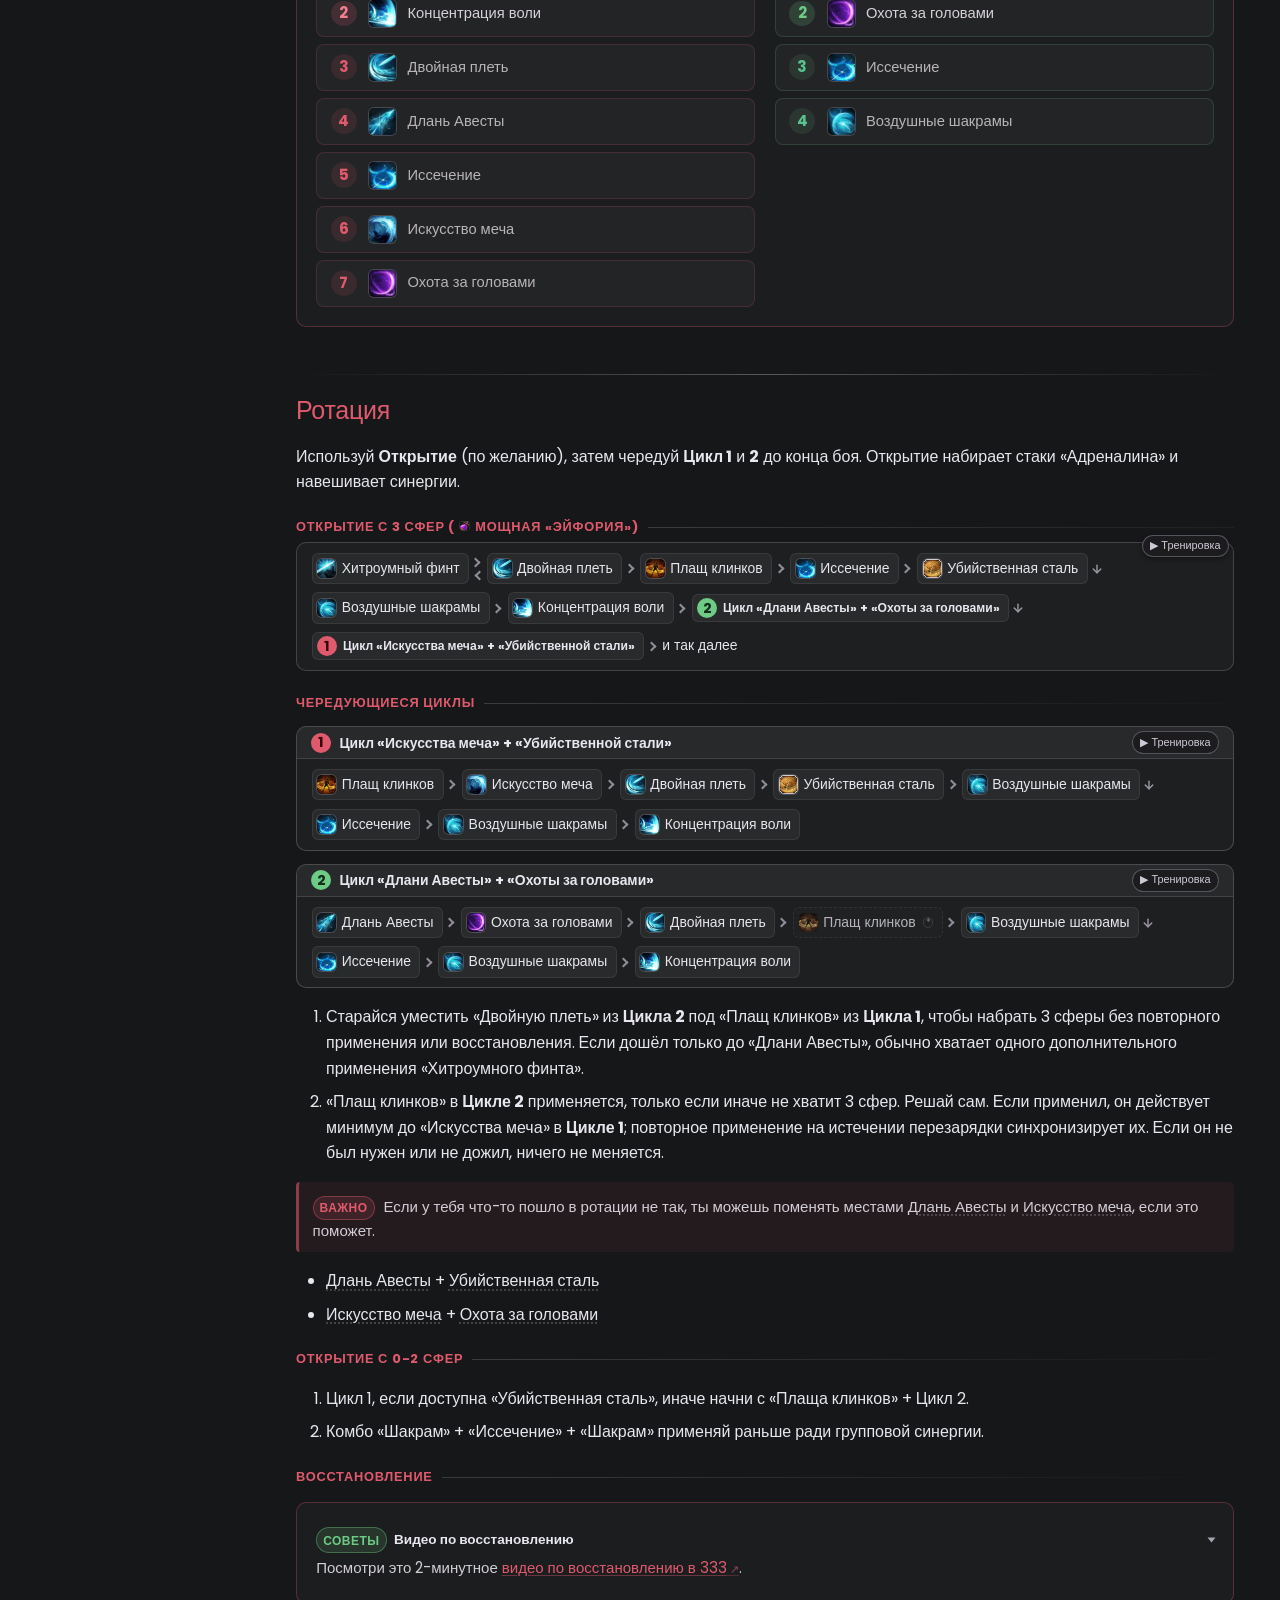
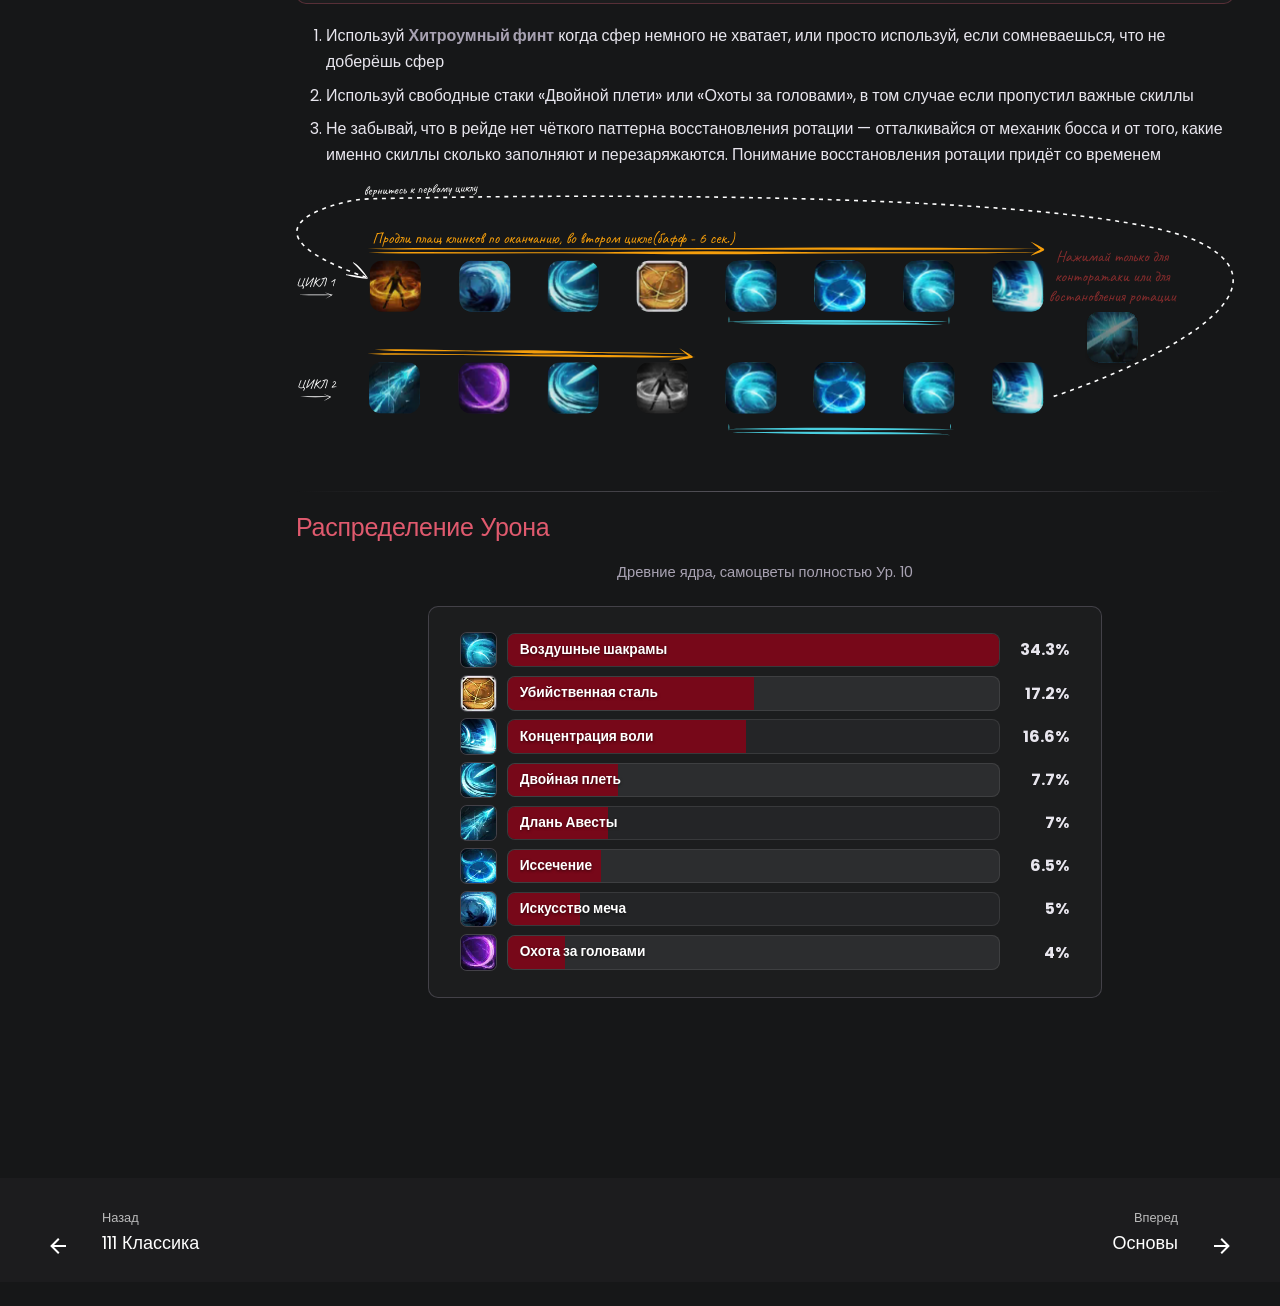
<file: remaining-energy/333-ceiling/index.html>
<!doctype html>
<html lang="ru" class="no-js">
  <head>
    
      <meta charset="utf-8">
      <meta name="viewport" content="width=device-width,initial-scale=1">
      
        <meta name="description" content="Remaining Energy & Surge Deathblade guides">
      
      
      
        <link rel="canonical" href="https://Henstlly.github.io/deathblade/remaining-energy/333-ceiling/">
      
      
        <link rel="prev" href="../111-head-hunt/">
      
      
        <link rel="next" href="../../surge/essentials/">
      
      
        
      
      
      <link rel="icon" href="../../assets/favicon.svg">
      <meta name="generator" content="mkdocs-1.6.1, mkdocs-material-9.7.7">
    
    
      
        <title>333 Шакрамы ★ - Deathblade</title>
      
    
    
      <link rel="stylesheet" href="../../assets/stylesheets/main.ec1eaa64.min.css">
      
        
        <link rel="stylesheet" href="../../assets/stylesheets/palette.ab4e12ef.min.css">
      
      


    
    
      
    
    
      
        
        
        
        <link rel="stylesheet" href="../../assets/external/fonts.googleapis.com/css.9a3d0420.css">
        <style>:root{--md-text-font:"Poppins";--md-code-font:"Roboto Mono"}</style>
      
    
    
      <link rel="stylesheet" href="../../stylesheets/extra.css?v=171">
    
    <script>__md_scope=new URL("../..",location),__md_hash=e=>[...e].reduce(((e,_)=>(e<<5)-e+_.charCodeAt(0)),0),__md_get=(e,_=localStorage,t=__md_scope)=>JSON.parse(_.getItem(t.pathname+"."+e)),__md_set=(e,_,t=localStorage,a=__md_scope)=>{try{t.setItem(a.pathname+"."+e,JSON.stringify(_))}catch(e){}}</script>
    
      

    
    
  </head>
  
  
    
    
    
    
    
    <body dir="ltr" data-md-color-scheme="slate" data-md-color-primary="black" data-md-color-accent="red">
  
    
    <input class="md-toggle" data-md-toggle="drawer" type="checkbox" id="__drawer" autocomplete="off">
    <input class="md-toggle" data-md-toggle="search" type="checkbox" id="__search" autocomplete="off">
    <label class="md-overlay" for="__drawer"></label>
    <div data-md-component="skip">
      
        
        <a href="#333" class="md-skip">
          Перейти к содержанию
        </a>
      
    </div>
    <div data-md-component="announce">
      
    </div>
    
    
      

<header class="md-header" data-md-component="header">
  <nav class="md-header__inner md-grid" aria-label="Верхний колонтитул">
    <a href="../.." title="Deathblade" class="md-header__button md-logo" aria-label="Deathblade" data-md-component="logo">
      
  
  <svg xmlns="http://www.w3.org/2000/svg" viewBox="0 0 24 24"><path d="m6.2 2.44 11.9 11.9 2.12-2.12 1.41 1.41-2.47 2.47 3.18 3.18c.39.39.39 1.02 0 1.41l-.71.71a.996.996 0 0 1-1.41 0L17 18.23l-2.44 2.47-1.41-1.41 2.12-2.12-11.9-11.9V2.44zM15.89 10l4.74-4.74V2.44H17.8l-4.74 4.74zm-4.95 5-2.83-2.87-2.21 2.21-2.12-2.12-1.41 1.41 2.47 2.47-3.18 3.19a.996.996 0 0 0 0 1.41l.71.71c.39.39 1.02.39 1.41 0L7 18.23l2.44 2.47 1.41-1.41-2.12-2.12z"/></svg>

    </a>
    <label class="md-header__button md-icon" for="__drawer">
      
      <svg xmlns="http://www.w3.org/2000/svg" viewBox="0 0 24 24"><path d="M3 6h18v2H3zm0 5h18v2H3zm0 5h18v2H3z"/></svg>
    </label>
    <div class="md-header__title" data-md-component="header-title">
      <div class="md-header__ellipsis">
        <div class="md-header__topic">
          <span class="md-ellipsis">
            Deathblade
          </span>
        </div>
        <div class="md-header__topic" data-md-component="header-topic">
          <span class="md-ellipsis">
            
              333 Шакрамы ★
            
          </span>
        </div>
      </div>
    </div>
    
      
    
    
    
    
      
      
        <label class="md-header__button md-icon" for="__search">
          
          <svg xmlns="http://www.w3.org/2000/svg" viewBox="0 0 24 24"><path d="M9.5 3A6.5 6.5 0 0 1 16 9.5c0 1.61-.59 3.09-1.56 4.23l.27.27h.79l5 5-1.5 1.5-5-5v-.79l-.27-.27A6.52 6.52 0 0 1 9.5 16 6.5 6.5 0 0 1 3 9.5 6.5 6.5 0 0 1 9.5 3m0 2C7 5 5 7 5 9.5S7 14 9.5 14 14 12 14 9.5 12 5 9.5 5"/></svg>
        </label>
        <div class="md-search" data-md-component="search" role="dialog">
  <label class="md-search__overlay" for="__search"></label>
  <div class="md-search__inner" role="search">
    <form class="md-search__form" name="search">
      <input type="text" class="md-search__input" name="query" aria-label="Поиск" placeholder="Поиск" autocapitalize="off" autocorrect="off" autocomplete="off" spellcheck="false" data-md-component="search-query" required>
      <label class="md-search__icon md-icon" for="__search">
        
        <svg xmlns="http://www.w3.org/2000/svg" viewBox="0 0 24 24"><path d="M9.5 3A6.5 6.5 0 0 1 16 9.5c0 1.61-.59 3.09-1.56 4.23l.27.27h.79l5 5-1.5 1.5-5-5v-.79l-.27-.27A6.52 6.52 0 0 1 9.5 16 6.5 6.5 0 0 1 3 9.5 6.5 6.5 0 0 1 9.5 3m0 2C7 5 5 7 5 9.5S7 14 9.5 14 14 12 14 9.5 12 5 9.5 5"/></svg>
        
        <svg xmlns="http://www.w3.org/2000/svg" viewBox="0 0 24 24"><path d="M20 11v2H8l5.5 5.5-1.42 1.42L4.16 12l7.92-7.92L13.5 5.5 8 11z"/></svg>
      </label>
      <nav class="md-search__options" aria-label="Поиск">
        
        <button type="reset" class="md-search__icon md-icon" title="Очистить" aria-label="Очистить" tabindex="-1">
          
          <svg xmlns="http://www.w3.org/2000/svg" viewBox="0 0 24 24"><path d="M19 6.41 17.59 5 12 10.59 6.41 5 5 6.41 10.59 12 5 17.59 6.41 19 12 13.41 17.59 19 19 17.59 13.41 12z"/></svg>
        </button>
      </nav>
      
        <div class="md-search__suggest" data-md-component="search-suggest"></div>
      
    </form>
    <div class="md-search__output">
      <div class="md-search__scrollwrap" tabindex="0" data-md-scrollfix>
        <div class="md-search-result" data-md-component="search-result">
          <div class="md-search-result__meta">
            Инициализация поиска
          </div>
          <ol class="md-search-result__list" role="presentation"></ol>
        </div>
      </div>
    </div>
  </div>
</div>
      
    
    
  </nav>
  
</header>
    
    <div class="md-container" data-md-component="container">
      
      
        
          
            
<nav class="md-tabs" aria-label="Вкладки" data-md-component="tabs">
  <div class="md-grid">
    <ul class="md-tabs__list">
      
        
  
  
  
  
    <li class="md-tabs__item">
      <a href="../.." class="md-tabs__link">
        
  
  
    
  
  Главная

      </a>
    </li>
  

      
        
  
  
  
    
  
  
    
    
      <li class="md-tabs__item md-tabs__item--active">
        <a href="../essentials/" class="md-tabs__link">
          
  
  
    
  
  Остаточная энергия

        </a>
      </li>
    
  

      
        
  
  
  
  
    
    
      <li class="md-tabs__item">
        <a href="../../surge/essentials/" class="md-tabs__link">
          
  
  
    
  
  Твердая воля

        </a>
      </li>
    
  

      
        
  
  
  
  
    <li class="md-tabs__item">
      <a href="../../resources/" class="md-tabs__link">
        
  
  
    
  
  Дополнительная информация

      </a>
    </li>
  

      
    </ul>
  </div>
</nav>
          
        
      
      <main class="md-main" data-md-component="main">
        <div class="md-main__inner md-grid">
          
            
              
              <div class="md-sidebar md-sidebar--primary" data-md-component="sidebar" data-md-type="navigation" >
                <div class="md-sidebar__scrollwrap">
                  <div class="md-sidebar__inner">
                    


  


  

<nav class="md-nav md-nav--primary md-nav--lifted md-nav--integrated" aria-label="Навигация" data-md-level="0">
  <label class="md-nav__title" for="__drawer">
    <a href="../.." title="Deathblade" class="md-nav__button md-logo" aria-label="Deathblade" data-md-component="logo">
      
  
  <svg xmlns="http://www.w3.org/2000/svg" viewBox="0 0 24 24"><path d="m6.2 2.44 11.9 11.9 2.12-2.12 1.41 1.41-2.47 2.47 3.18 3.18c.39.39.39 1.02 0 1.41l-.71.71a.996.996 0 0 1-1.41 0L17 18.23l-2.44 2.47-1.41-1.41 2.12-2.12-11.9-11.9V2.44zM15.89 10l4.74-4.74V2.44H17.8l-4.74 4.74zm-4.95 5-2.83-2.87-2.21 2.21-2.12-2.12-1.41 1.41 2.47 2.47-3.18 3.19a.996.996 0 0 0 0 1.41l.71.71c.39.39 1.02.39 1.41 0L7 18.23l2.44 2.47 1.41-1.41-2.12-2.12z"/></svg>

    </a>
    Deathblade
  </label>
  
  <ul class="md-nav__list" data-md-scrollfix>
    
      
      
  
  
  
  
    <li class="md-nav__item">
      <a href="../.." class="md-nav__link">
        
  
  
  <span class="md-ellipsis">
    
  
    Главная
  

    
  </span>
  
  

      </a>
    </li>
  

    
      
      
  
  
    
  
  
  
    
    
      
        
      
        
      
        
      
    
    
    
      
        
        
      
      
        
      
    
    
    <li class="md-nav__item md-nav__item--active md-nav__item--section md-nav__item--nested">
      
        
        
        <input class="md-nav__toggle md-toggle " type="checkbox" id="__nav_2" checked>
        
          
          <label class="md-nav__link" for="__nav_2" id="__nav_2_label" tabindex="">
            
  
  
  <span class="md-ellipsis">
    
  
    Остаточная энергия
  

    
  </span>
  
  

            <span class="md-nav__icon md-icon"></span>
          </label>
        
        <nav class="md-nav" data-md-level="1" aria-labelledby="__nav_2_label" aria-expanded="true">
          <label class="md-nav__title" for="__nav_2">
            <span class="md-nav__icon md-icon"></span>
            
  
    Остаточная энергия
  

          </label>
          <ul class="md-nav__list" data-md-scrollfix>
            
              
                
  
  
  
  
    <li class="md-nav__item">
      <a href="../essentials/" class="md-nav__link">
        
  
  
  <span class="md-ellipsis">
    
  
    Основы
  

    
  </span>
  
  

      </a>
    </li>
  

              
            
              
                
  
  
  
  
    <li class="md-nav__item">
      <a href="../111-head-hunt/" class="md-nav__link">
        
  
  
  <span class="md-ellipsis">
    
  
    111 Классика
  

    
  </span>
  
  

      </a>
    </li>
  

              
            
              
                
  
  
    
  
  
  
    <li class="md-nav__item md-nav__item--active">
      
      <input class="md-nav__toggle md-toggle" type="checkbox" id="__toc">
      
      
        
      
      
        <label class="md-nav__link md-nav__link--active" for="__toc">
          
  
  
  <span class="md-ellipsis">
    
  
    333 Шакрамы ★
  

    
  </span>
  
  

          <span class="md-nav__icon md-icon"></span>
        </label>
      
      <a href="./" class="md-nav__link md-nav__link--active">
        
  
  
  <span class="md-ellipsis">
    
  
    333 Шакрамы ★
  

    
  </span>
  
  

      </a>
      
        

<nav class="md-nav md-nav--secondary" aria-label="Содержание">
  
  
  
    
  
  
    <label class="md-nav__title" for="__toc">
      <span class="md-nav__icon md-icon"></span>
      Содержание
    </label>
    <ul class="md-nav__list" data-md-component="toc" data-md-scrollfix>
      
        <li class="md-nav__item">
  <a href="#skill-codes" class="md-nav__link">
    <span class="md-ellipsis">
      
        Код билда
      
    </span>
  </a>
  
</li>
      
        <li class="md-nav__item">
  <a href="#ark-setup" class="md-nav__link">
    <span class="md-ellipsis">
      
        Система А.Р.К.
      
    </span>
  </a>
  
</li>
      
        <li class="md-nav__item">
  <a href="#engravings" class="md-nav__link">
    <span class="md-ellipsis">
      
        Гравировки
      
    </span>
  </a>
  
</li>
      
        <li class="md-nav__item">
  <a href="#skill-setup" class="md-nav__link">
    <span class="md-ellipsis">
      
        Набор навыков
      
    </span>
  </a>
  
</li>
      
        <li class="md-nav__item">
  <a href="#gems" class="md-nav__link">
    <span class="md-ellipsis">
      
        Самоцветы
      
    </span>
  </a>
  
</li>
      
        <li class="md-nav__item">
  <a href="#rotation" class="md-nav__link">
    <span class="md-ellipsis">
      
        Ротация
      
    </span>
  </a>
  
</li>
      
        <li class="md-nav__item">
  <a href="#dps-spread" class="md-nav__link">
    <span class="md-ellipsis">
      
        Распределение Урона
      
    </span>
  </a>
  
</li>
      
    </ul>
  
</nav>
      
    </li>
  

              
            
          </ul>
        </nav>
      
    </li>
  

    
      
      
  
  
  
  
    
    
      
        
      
        
      
        
      
    
    
    
      
      
        
      
    
    
    <li class="md-nav__item md-nav__item--nested">
      
        
        
        <input class="md-nav__toggle md-toggle " type="checkbox" id="__nav_3" >
        
          
          <label class="md-nav__link" for="__nav_3" id="__nav_3_label" tabindex="0">
            
  
  
  <span class="md-ellipsis">
    
  
    Твердая воля
  

    
  </span>
  
  

            <span class="md-nav__icon md-icon"></span>
          </label>
        
        <nav class="md-nav" data-md-level="1" aria-labelledby="__nav_3_label" aria-expanded="false">
          <label class="md-nav__title" for="__nav_3">
            <span class="md-nav__icon md-icon"></span>
            
  
    Твердая воля
  

          </label>
          <ul class="md-nav__list" data-md-scrollfix>
            
              
                
  
  
  
  
    <li class="md-nav__item">
      <a href="../../surge/essentials/" class="md-nav__link">
        
  
  
  <span class="md-ellipsis">
    
  
    Основы
  

    
  </span>
  
  

      </a>
    </li>
  

              
            
              
                
  
  
  
  
    <li class="md-nav__item">
      <a href="../../surge/111-classic/" class="md-nav__link">
        
  
  
  <span class="md-ellipsis">
    
  
    111 Классика
  

    
  </span>
  
  

      </a>
    </li>
  

              
            
              
                
  
  
  
  
    <li class="md-nav__item">
      <a href="../../surge/222-speedy/" class="md-nav__link">
        
  
  
  <span class="md-ellipsis">
    
  
    222 Ускоренный
  

    
  </span>
  
  

      </a>
    </li>
  

              
            
          </ul>
        </nav>
      
    </li>
  

    
      
      
  
  
  
  
    <li class="md-nav__item">
      <a href="../../resources/" class="md-nav__link">
        
  
  
  <span class="md-ellipsis">
    
  
    Дополнительная информация
  

    
  </span>
  
  

      </a>
    </li>
  

    
  </ul>
</nav>
                  </div>
                </div>
              </div>
            
            
          
          
            <div class="md-content" data-md-component="content">
              
              <article class="md-content__inner md-typeset">
                
                  



<h1 id="333">333 Шакрамы ✨<a class="headerlink" href="#333" title="Permanent link">&para;</a></h1>
<div class="build-card-row">
<div class="build-card">
<!-- Difficulty/Trixion/Playstyle stats above, AND the pentagon badge below,
     both read from javascripts/build-data.js (window.DB_BUILD_DATA) - there is
     nothing to hand-edit in either div itself. Find this build by its
     data-build id there and edit pentagon/difficulty/trixion/bestFor/etc.;
     the stat row, the pentagon badge, and the essentials.md comparison table
     all update together from that one place. -->
<div class="build-stats" data-build="333-ceiling" data-family="re"></div>
<p><strong class="best-для">Кому подходит:</strong> Тем, кто хочет максимальный урон в Остаточной энергии.</p>
<ul>
<li>Использует «Воздушные шакрамы» как два быстрых каста (<span class="skill-mention" data-glossary-id="ftfcombo">FTF</span> комбо) через сброс скилла.</li>
<li>«Хитроумный финт» всегда свободен для контр-скиллов, восстановления, очищения или <span class="skill-mention" data-skill-id="adrenaline">Адреналин</span> поддержания.</li>
<li>Высокая эффективность самоцветов: «Воздушные шакрамы» и «Концентрация воли», «Плащ клинков».</li>
<li>«Воздушные шакрамы» — основа твоего урона.</li>
</ul>
</div>
<div class="pentagon-badge" data-build="333-ceiling" data-family="re">
<div class="pentagon-badge-title">Профиль билда</div>
<div class="pentagon-svg-mount"></div>
<div class="pentagon-badge-extra">
<p><a class="video-chip" href="https://youtu.be/Wwm7apTwg84?si=dmO_fvNxoXuoQuf5">Видео-гайд</a> <a class="video-chip" href="https://www.youtube.com/watch?v=MP--TuRX3xI">Геймплей</a></p>
</div>
</div>
</div>
<h2 id="skill-codes">Код билда<a class="headerlink" href="#skill-codes" title="Permanent link">&para;</a></h2>
<!-- Paste the exported skill-code string (from the in-game loadout share
     feature) into the fenced code block below. Each `=== "Tab Name"` block is
     a separate tab holding its own code + optional italic note above it -
     copy that pattern to add another import option (e.g. an easier variant). -->

<div class="setup-panel" data-accent="lavender">
<div class="setup-notes">
<details class="setup-note" data-kind="danger" open="open">
<summary><span class="setup-note-tag">Внимание</span>Перед импортом<span class="setup-note-arrow"></span></summary>
<p>Убедись, что прочитал <a href="../essentials/">Основы</a> перед импортом! Самоцветы сравни с гайдом (<a href="#gems">Самоцветы</a>).</p>
</details>
</div>
</div>
<div class="tabbed-set tabbed-alternate" data-tabs="1:1"><input checked="checked" id="__tabbed_1_1" name="__tabbed_1" type="radio" /><div class="tabbed-labels"><label for="__tabbed_1_1">333 Шакрамы ★</label></div>
<div class="tabbed-content">
<div class="tabbed-block">
<div class="highlight"><pre><span></span><code>B8D439DF1CD065F57B13617B183389592A0CC33220F6BE9E73BB5DE3436975884F075C0D62505EC34A6E8134B428C59E34EF8CAE65BB121AB97300D34C3BC542
</code></pre></div>
</div>
</div>
</div>
<h2 id="ark-setup">Система А.Р.К.<a class="headerlink" href="#ark-setup" title="Permanent link">&para;</a></h2>
<!-- ark-passives / ark-cores JSON below use the site-wide node/core id
     vocabulary - each ark-passives node only needs its id + invested level,
     tier/max/name/icon all resolve from ap-node-names.js. Full schema is
     documented in javascripts/ark-passive-tree.js and ark-core-badge.js's
     "EASY EDIT GUIDE" comments. A nested "Alt" details block (e.g. an
     easier/optional variant) can carry its own compact ark-passives/
     skill-setup pair for that alternative - copy the existing pattern
     rather than editing the main tree in place. -->

<div class="setup-panel" data-accent="lavender">
<div class="ark-passives" data-family="re">
<script type="application/json">
[
    { "id": "evolution", "nodes": [
      { "id": "crit", "level": 10 },
      { "id": "specialization", "level": 30 },
      { "id": "keensense", "level": 1 },
      { "id": "limitbreakevo", "level": 2 },
      { "id": "strike", "level": 2 },
      { "id": "master", "level": 1 },
      { "id": "pulverize", "level": 1 },
      { "id": "standingstriker", "level": 2 }
    ] },
    { "id": "enlightenment", "nodes": [
      { "id": "swiftstrike", "level": 1 },
      { "id": "remainingenergy", "level": 3 },
      { "id": "firmwill", "level": 3 },
      { "id": "extremebodymovement", "level": 3 },
      { "id": "orbcirculation", "level": 2 }
    ] },
    { "id": "leap", "nodes": [
      { "id": "unleashedpower", "level": 5 },
      { "id": "releasepotential", "level": 4 },
      { "id": "instantspell", "level": 2 },
      { "id": "danceofnightmares", "level": 3 }
    ] }
  ]
</script>
</div>
<div class="ark-cores" data-family="re">
<script type="application/json">
[
  { "core": "sun", "label": "Levin Slash", "points": 3 },
  { "core": "moon", "label": "Deathblade Wave", "points": 3 },
  { "core": "star", "label": "Death Sword Energy", "points": 2 }
]
</script>
</div>
<div class="setup-notes">
<details class="setup-note" data-kind="tip" open="open">
<summary><span class="setup-note-tag">Советы</span>Советы по А.Р.К.<span class="setup-note-arrow"></span></summary>
<ul>
<li>Используй <a href="../../resources/#ark-passive-calculator">Калькулятор Созвездий А.Р.К.</a>, чтобы оптимизировать вкладку «Экспансию».</li>
<li><span class="skill-mention" data-ap-id="releasepotential" data-level="3">Стремительное восстановление 3</span> / <span class="skill-mention" data-ap-id="instantspell" data-level="3">Божественное вдохновение 3</span> / <span class="skill-mention" data-ap-id="awakeningamplifier" data-level="1">Пробужденное сознание 1</span> может решить проблемы с маной ценой совсем небольшой потери урона.</li>
</ul>
</details>
<details class="setup-note" data-kind="note">
<summary><span class="setup-note-tag">Заметка</span><span class="skill-mention" data-glossary-id="arkgrid">Созвездия А.Р.К.</span><span class="setup-note-arrow"></span></summary>
<ul>
<li>Добирай «Энергию меча смерти» до 17p, когда получается: «Воздушные шакрамы» — твой скилл с наибольшим уроном.</li>
</ul>
</details>
<details class="setup-note" data-kind="example">
<summary><span class="setup-note-tag">Альтернатива</span><span class="skill-mention" data-ap-id="orbcirculation" data-level="5">Циркуляция энергии 5</span><span class="setup-note-arrow"></span></summary>
<ul>
<li>Делает билд прощающим ценой примерно 3% урона за счёт роста пассивной генерации сфер.</li>
</ul>
<div class="skill-setup" data-family="re">
<script type="application/json">
[
  {"id": "soulabsorber", "level": 14, "rune": {"tier": "legendary", "name": "Wealth"}}
]
</script>
</div>
<div class="ark-passives ark-passives-compact" data-family="re">
<script type="application/json">
[
  { "id": "enlightenment", "nodes": [
    { "id": "swiftstrike", "level": 1 },
    { "id": "remainingenergy", "level": 3 },
    { "id": "firmwill", "level": 3 },
    { "id": "swordcraftenhancement", "level": 1 },
    { "id": "extremebodymovement", "level": 2 },
    { "id": "orbcirculation", "level": 5 }
  ] }
]
</script>
</div>
</details>
<details class="setup-note" data-kind="example">
<summary><span class="setup-note-tag">Альтернатива</span>NA/EU 333 Стандарт<span class="setup-note-arrow"></span></summary>
<ul>
<li>Альтернатива, старающаяся сохранить похожий стиль игры на «Стандарт» ОС, с «Разрубающими лезвиями» и лишней маной.<ul>
<li>Это улучшение относительно «Стандарта» ОС, но стиль игры несовместим с современной ОС и уступает по урону.</li>
<li>Рекомендуется, если другие билды не получаются или ты предпочитаешь привычную игру по старым билдам.</li>
<li>Его гайд и вся связанная информация ведутся <a href="https://docs.google.com/document/d/1vs1YC_7adaYwtfN9cHO3x2KuMPq6GcKRlGo5vnsN4Lk/edit">здесь</a>; здесь он не размещён и не поддерживается.</li>
</ul>
</li>
</ul>
</details>
</div>
</div>
<h2 id="engravings">Гравировки<a class="headerlink" href="#engravings" title="Permanent link">&para;</a></h2>
<div class="setup-panel" data-accent="lavender">
<div class="engraving-loadout engraving-loadout-fixed">
<p><span class="engraving-chip" data-skill-id="grudge"><img class="skill-icon" src="../../assets/shared/icon-grudge.png" alt="">Титаноборец</span>
<span class="engraving-chip" data-skill-id="adrenaline"><img class="skill-icon" src="../../assets/shared/icon-adrenaline.png" alt="">Адреналин</span>
<span class="engraving-chip" data-skill-id="ambushmaster"><img class="skill-icon" src="../../assets/shared/icon-ambushmaster.png" alt="">Бесшумный убийца</span>
<span class="engraving-chip" data-skill-id="raidcaptain"><img class="skill-icon" src="../../assets/shared/icon-raidcaptain.png" alt="">Неутомимый натиск</span>
<span class="engraving-chip" data-skill-id="keenbluntweapon"><img class="skill-icon" src="../../assets/shared/icon-keenbluntweapon.png" alt="">Моргенштерн</span></p>
</div>
<p class="engraving-loadout-hint engraving-loadout-hint-line">Подробнее о гравировках можно прочитать <a href="../essentials/#engravings">здесь!</a></p>
</div>
<h2 id="skill-setup">Набор навыков<a class="headerlink" href="#skill-setup" title="Permanent link">&para;</a></h2>
<!-- Full skill-setup schema (id/level/tripods/rune/subtitle/picks) is in
     javascripts/skill-setup.js's "EASY EDIT GUIDE" comment. Names, icons, and
     tags resolve automatically by id from skill-data.js - only add "name" to
     override the display text for a genuine one-off case. -->

<div class="setup-panel" data-accent="lavender">
<div class="skill-setup" data-family="re">
<script type="application/json">
[
  {"id": "soulabsorber", "level": 14, "tripods": [3, 1, 2], "rune": {"tier": "epic", "name": "Wealth"}},
  {"id": "twinshadows", "level": 14, "tripods": [2, 1, 2], "rune": {"tier": "epic", "name": "Wealth"}},
  {"id": "headhunt", "level": 1, "rune": {"tier": "uncommon", "name": "Wealth"}},
  {"id": "turningslash", "level": 14, "tripods": [1, 3, 1], "rune": {"tier": "rare", "name": "Wealth"}},
  {"id": "maelstrom", "level": 10, "tripods": [2, 1, 2], "rune": {"tier": "rare", "name": "Wealth"}},
  {"id": "fatalwave", "level": 14, "tripods": [2, 3, 2], "rune": {"tier": "legendary", "name": "Galewind"}},
  {"id": "blitzrush", "level": 14, "tripods": [2, 1, 1], "rune": {"tier": "rare", "name": "Wealth"}},
  {"id": "voidstrike", "level": 14, "tripods": [3, 1, 2], "rune": {"tier": "legendary", "name": "Wealth"}},
  {"id": "surge", "subtitle": "Identity"},
  {"id": "deathlyslash", "subtitle": "Technique"},
  {"id": "bladeassault", "subtitle": "Awakening"}
]
</script>
</div>
<div class="setup-notes">
<details class="setup-note" data-kind="tip" open="open">
<summary><span class="setup-note-tag">Советы</span>Руны<span class="setup-note-arrow"></span></summary>
<ul>
<li>Используй <span class="skill-mention" data-rune-name="Focus" data-rune-tier="legendary">Легендарный Марх</span> на «Плаще клинков», если проблемы с маной, или используй <span class="skill-mention" data-rune-name="Purify">Солум</span> на «Хитроумном финте», что бы снять негативный эффект.</li>
</ul>
</details>
<details class="setup-note" data-kind="note" open="open">
<summary><span class="setup-note-tag">Заметка</span>Опции и триподы<span class="setup-note-arrow"></span></summary>
<ul>
<li>Можно поднять «Хитроумный финт» до Ур. 7</li>
<li>На первом уровне триподов можно выбрать сокращение перезарядки («Быстрая подготовка»), а так же можно снизить расход маны («Сосредоточение»)</li>
<li>На втором уровне можно выбрать трипод «Подсечка» и умение начнет применяться мгновенно и без рывка</li>
</ul>
</details>
</div>
</div>
<h2 id="gems">Самоцветы<a class="headerlink" href="#gems" title="Permanent link">&para;</a></h2>
<!-- Ranked skill-id lists per column (dmg/cd), top = highest priority.
     Full schema, including the expandable "alts" form for a swappable
     alternative, is in javascripts/gem-priority.js's "EASY EDIT GUIDE"
     comment. -->

<div class="setup-panel" data-accent="lavender">
<div class="gem-priority">
<script type="application/json">
[
  { "col": "dmg", "items": [
    { "id": "fatalwave", "level": 10 }, "surge", "twinshadows", "soulabsorber",
    "turningslash", "voidstrike", "blitzrush"
  ] },
  { "col": "cd", "items": [
    { "id": "maelstrom", "level": 10 }, "blitzrush", "turningslash", "fatalwave"
  ] }
]
</script>
</div>
</div>
<h2 id="rotation">Ротация<a class="headerlink" href="#rotation" title="Permanent link">&para;</a></h2>
<!-- Each `.rotation-line` is a compact JSON step list of skill ids in
     order - names/icons resolve automatically, same id vocabulary as Skill
     Setup and Gems above. Full schema (situational steps, swapNext,
     cycleRef, trailing suffix, etc.) is in javascripts/rotation-line.js's
     "EASY EDIT GUIDE" comment. -->

<p>Используй <strong>Открытие</strong> (по желанию), затем чередуй <strong>Цикл 1</strong> и <strong>2</strong> до конца боя. Открытие набирает стаки «Адреналина» и навешивает синергии.</p>
<p class="rotation-stage">Открытие с 3 сфер (<span class="food-req-item"><img alt="" class="skill-icon" src="../../assets/shared/icon-stimulant.png" /> Мощная «Эйфория»</span>)</p>
<div class="rotation-line">
<script type="application/json">
[{ "id": "headhunt", "swapNext": true }, "twinshadows", "maelstrom", "turningslash", "deathlyslash", "fatalwave", "surge",
 { "cycleRef": 2, "title": "Цикл «Длани Авесты» + «Охоты за головами»" },
 { "cycleRef": 1, "title": "Цикл «Искусства меча» + «Убийственной стали»" },
 { "suffix": "и так далее" }]
</script>
</div>
<p class="rotation-stage">Чередующиеся циклы</p>
<div class="cycle-card">
<div class="cycle-card-header"><span class="cycle-num cycle-num-1">1</span><span class="cycle-title">Цикл «Искусства меча» + «Убийственной стали»</span></div>
<div class="rotation-line">
<script type="application/json">
["maelstrom", "voidstrike", "twinshadows", "deathlyslash", "fatalwave", "turningslash", "fatalwave", "surge"]
</script>
</div>
</div>
<div class="cycle-card">
<div class="cycle-card-header"><span class="cycle-num cycle-num-2">2</span><span class="cycle-title">Цикл «Длани Авесты» + «Охоты за головами»</span></div>
<div class="rotation-line">
<script type="application/json">
["soulabsorber", "blitzrush", "twinshadows",
 { "id": "maelstrom", "situational": "восстановление" },
 "fatalwave", "turningslash", "fatalwave", "surge"]
</script>
</div>
</div>
<div class="rotation-notes">
<ol>
<li>Старайся уместить «Двойную плеть» из <strong>Цикла 2</strong> под «Плащ клинков» из <strong>Цикла 1</strong>, чтобы набрать 3 сферы без повторного применения или восстановления. Если дошёл только до «Длани Авесты», обычно хватает одного дополнительного применения «Хитроумного финта».</li>
<li>«Плащ клинков» в <strong>Цикле 2</strong> применяется, только если иначе не хватит 3 сфер. Решай сам. Если применил, он действует минимум до «Искусства меча» в <strong>Цикле 1</strong>; повторное применение на истечении перезарядки синхронизирует их. Если он не был нужен или не дожил, ничего не меняется.</li>
</ol>
</div>
<aside class="setup-note" data-kind="danger">
<p><span class="setup-note-tag">Важно</span> Если у тебя что-то пошло в ротации не так, ты можешь поменять местами <span class="skill-mention" data-skill-id="soulabsorber">Длань Авесты</span> и <span class="skill-mention" data-skill-id="voidstrike">Искусство меча</span>, если это поможет.</p>
</aside>
<div class="rotation-notes">
<ul>
<li><span class="skill-mention" data-skill-id="soulabsorber">Длань Авесты</span> + <span class="skill-mention" data-skill-id="deathlyslash">Убийственная сталь</span></li>
<li><span class="skill-mention" data-skill-id="voidstrike">Искусство меча</span> + <span class="skill-mention" data-skill-id="blitzrush">Охота за головами</span></li>
</ul>
</div>
<p class="rotation-stage">Открытие с 0-2 сфер</p>
<div class="rotation-notes">
<ol>
<li>Цикл 1, если доступна «Убийственная сталь», иначе начни с «Плаща клинков» + Цикл 2.</li>
<li>Комбо «Шакрам» + «Иссечение» + «Шакрам» применяй раньше ради групповой синергии.</li>
</ol>
</div>
<p class="rotation-stage">Восстановление</p>
<div class="setup-panel" data-accent="lavender">
<div class="setup-notes">
<details class="setup-note" data-kind="tip" open="open">
<summary><span class="setup-note-tag">Советы</span>Видео по восстановлению<span class="setup-note-arrow"></span></summary>
<p>Посмотри это 2-минутное <a href="https://www.youtube.com/watch?v=4478vFVX4VA">видео по восстановлению в 333</a>.</p>
</details>
</div>
</div>
<div class="rotation-notes">
<ol>
<li>Используй <span class="skill-inline" data-skill-id="headhunt"><span class="skill-inline-name">Хитроумный финт</span></span> когда сфер немного не хватает, или просто используй, если сомневаешься, что не доберёшь сфер</li>
<li>Используй свободные стаки «Двойной плети» или «Охоты за головами», в том случае если пропустил важные скиллы</li>
<li>Не забывай, что в рейде нет чёткого паттерна восстановления ротации — отталкивайся от механик босса и от того, какие именно скиллы сколько заполняют и перезаряжаются. Понимание восстановления ротации придёт со временем</li>
</ol>
</div>
<p><img alt="333 TL;DR flowchart" class="zoomable-image" loading="lazy" src="../../assets/tldr-333.svg" /></p>
<h2 id="dps-spread">Распределение Урона<a class="headerlink" href="#dps-spread" title="Permanent link">&para;</a></h2>
<!-- data-labels / data-values / data-ids are three parallel comma-separated
     lists, ordered highest % first - update after a fresh Trixion recording
     or a balance pass. Full schema is in javascripts/dps-chart.js's
     "EASY EDIT GUIDE" comment. -->

<p class="dps-showcase-caption">Древние ядра, самоцветы полностью Ур. 10</p>

<div class="dps-showcase">
<div class="dps-showcase-frame">
<div class="dps-chart" data-ids="fatalwave,deathlyslash,surge,twinshadows,soulabsorber,turningslash,voidstrike,blitzrush" data-show-icons="data-show-icons" data-values="34.3,17.2,16.6,7.7,7,6.5,5,4"></div>
</div>
</div>












                
              </article>
            </div>
          
          
<script>var target=document.getElementById(location.hash.slice(1));target&&target.name&&(target.checked=target.name.startsWith("__tabbed_"))</script>
        </div>
        
          <button type="button" class="md-top md-icon" data-md-component="top" hidden>
  
  <svg xmlns="http://www.w3.org/2000/svg" viewBox="0 0 24 24"><path d="M13 20h-2V8l-5.5 5.5-1.42-1.42L12 4.16l7.92 7.92-1.42 1.42L13 8z"/></svg>
  К началу
</button>
        
      </main>
      
        <footer class="md-footer">
  
    
      
      <nav class="md-footer__inner md-grid" aria-label="Нижний колонтитул" >
        
          
          <a href="../111-head-hunt/" class="md-footer__link md-footer__link--prev" aria-label="Назад: 111 Классика">
            <div class="md-footer__button md-icon">
              
              <svg xmlns="http://www.w3.org/2000/svg" viewBox="0 0 24 24"><path d="M20 11v2H8l5.5 5.5-1.42 1.42L4.16 12l7.92-7.92L13.5 5.5 8 11z"/></svg>
            </div>
            <div class="md-footer__title">
              <span class="md-footer__direction">
                Назад
              </span>
              <div class="md-ellipsis">
                111 Классика
              </div>
            </div>
          </a>
        
        
          
          <a href="../../surge/essentials/" class="md-footer__link md-footer__link--next" aria-label="Вперед: Основы">
            <div class="md-footer__title">
              <span class="md-footer__direction">
                Вперед
              </span>
              <div class="md-ellipsis">
                Основы
              </div>
            </div>
            <div class="md-footer__button md-icon">
              
              <svg xmlns="http://www.w3.org/2000/svg" viewBox="0 0 24 24"><path d="M4 11v2h12l-5.5 5.5 1.42 1.42L19.84 12l-7.92-7.92L10.5 5.5 16 11z"/></svg>
            </div>
          </a>
        
      </nav>
    
  
  <div class="md-footer-meta md-typeset">
    <div class="md-footer-meta__inner md-grid">
      <div class="md-copyright">
  
  
</div>
      
    </div>
  </div>
</footer>
      
    </div>
    <div class="md-dialog" data-md-component="dialog">
      <div class="md-dialog__inner md-typeset"></div>
    </div>
    
      <div class="md-progress" data-md-component="progress" role="progressbar"></div>
    
    
    
      
      
      <script id="__config" type="application/json">{"annotate": null, "base": "../..", "features": ["navigation.instant", "navigation.instant.progress", "navigation.instant.prefetch", "navigation.footer", "navigation.tabs", "navigation.sections", "navigation.top", "navigation.indexes", "navigation.tracking", "toc.integrate", "toc.follow", "content.code.copy", "search.suggest", "search.highlight"], "search": "../../assets/javascripts/workers/search.2c215733.min.js", "tags": null, "translations": {"clipboard.copied": "\u0421\u043a\u043e\u043f\u0438\u0440\u043e\u0432\u0430\u043d\u043e \u0432 \u0431\u0443\u0444\u0435\u0440", "clipboard.copy": "\u041a\u043e\u043f\u0438\u0440\u043e\u0432\u0430\u0442\u044c \u0432 \u0431\u0443\u0444\u0435\u0440", "search.result.more.one": "\u0415\u0449\u0451 1 \u043d\u0430 \u044d\u0442\u043e\u0439 \u0441\u0442\u0440\u0430\u043d\u0438\u0446\u0435", "search.result.more.other": "\u0415\u0449\u0451 # \u043d\u0430 \u044d\u0442\u043e\u0439 \u0441\u0442\u0440\u0430\u043d\u0438\u0446\u0435", "search.result.none": "\u0421\u043e\u0432\u043f\u0430\u0434\u0435\u043d\u0438\u0439 \u043d\u0435 \u043d\u0430\u0439\u0434\u0435\u043d\u043e", "search.result.one": "\u041d\u0430\u0439\u0434\u0435\u043d\u043e 1 \u0441\u043e\u0432\u043f\u0430\u0434\u0435\u043d\u0438\u0435", "search.result.other": "\u041d\u0430\u0439\u0434\u0435\u043d\u043e \u0441\u043e\u0432\u043f\u0430\u0434\u0435\u043d\u0438\u0439: #", "search.result.placeholder": "\u041d\u0430\u0447\u043d\u0438\u0442\u0435 \u043f\u0435\u0447\u0430\u0442\u0430\u0442\u044c \u0434\u043b\u044f \u043f\u043e\u0438\u0441\u043a\u0430", "search.result.term.missing": "\u041e\u0442\u0441\u0443\u0442\u0441\u0442\u0432\u0443\u0435\u0442", "select.version": "\u0412\u044b\u0431\u0435\u0440\u0438\u0442\u0435 \u0432\u0435\u0440\u0441\u0438\u044e"}, "version": null}</script>
    
    
      <script src="../../assets/javascripts/bundle.d7400e89.min.js"></script>
      
        <script src="../../javascripts/site-utils.js?v=10"></script>
      
        <script src="../../javascripts/header-links.js?v=1"></script>
      
        <script src="../../javascripts/lazy-calculators.js?v=24"></script>
      
        <script src="../../javascripts/extra.js?v=3"></script>
      
        <script src="../../javascripts/build-data.js?v=23"></script>
      
        <script src="../../javascripts/build-stats-badge.js?v=3"></script>
      
        <script src="../../javascripts/skill-data.js?v=24"></script>
      
        <script src="../../javascripts/skill-names.js?v=15"></script>
      
        <script src="../../javascripts/rune-data.js?v=6"></script>
      
        <script src="../../javascripts/skill-setup.js?v=11"></script>
      
        <script src="../../javascripts/essentials-table.js?v=6"></script>
      
        <script src="../../javascripts/core-options-data.js?v=8"></script>
      
        <script src="../../javascripts/ark-core-badge.js?v=9"></script>
      
        <script src="../../javascripts/ap-node-names.js?v=12"></script>
      
        <script src="../../javascripts/ap-node-effects.js?v=9"></script>
      
        <script src="../../javascripts/ark-passive-tree.js?v=8"></script>
      
        <script src="../../javascripts/gem-priority.js?v=8"></script>
      
        <script src="../../javascripts/pentagon-badge.js?v=5"></script>
      
        <script src="../../javascripts/rotation-line.js?v=15"></script>
      
        <script src="../../javascripts/skill-tooltip.js?v=15"></script>
      
        <script src="../../javascripts/ark-passive-tooltip.js?v=5"></script>
      
        <script src="../../javascripts/rune-tooltip.js?v=7"></script>
      
        <script src="../../javascripts/glossary-data.js?v=15"></script>
      
        <script src="../../javascripts/glossary-tooltip.js?v=3"></script>
      
        <script src="../../javascripts/rotation-practice.js?v=9"></script>
      
        <script src="../../javascripts/dps-chart.js?v=8"></script>
      
        <script src="../../javascripts/gem-dps-tooltip.js?v=11"></script>
      
        <script src="../../javascripts/build-compare.js?v=15"></script>
      
        <script src="../../javascripts/image-lightbox.js?v=1"></script>
      
    
  </body>
</html>
</file>
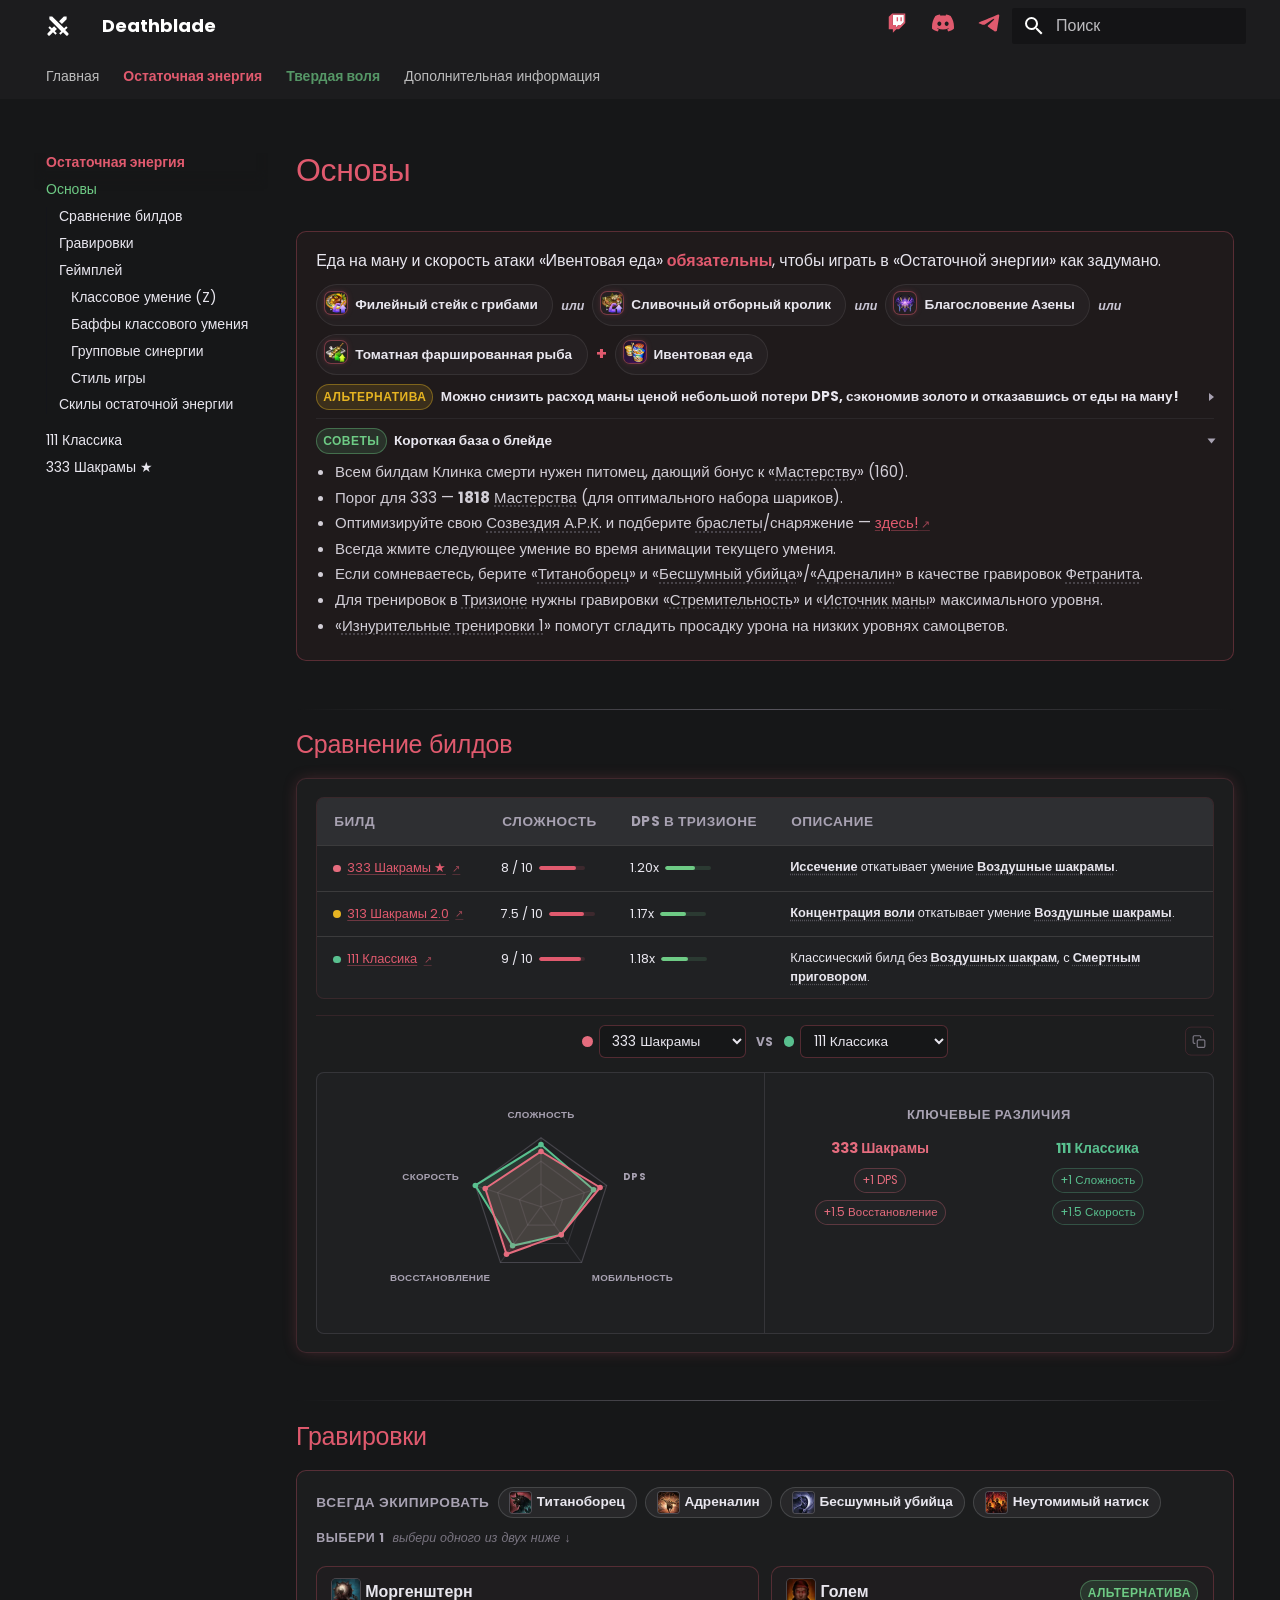
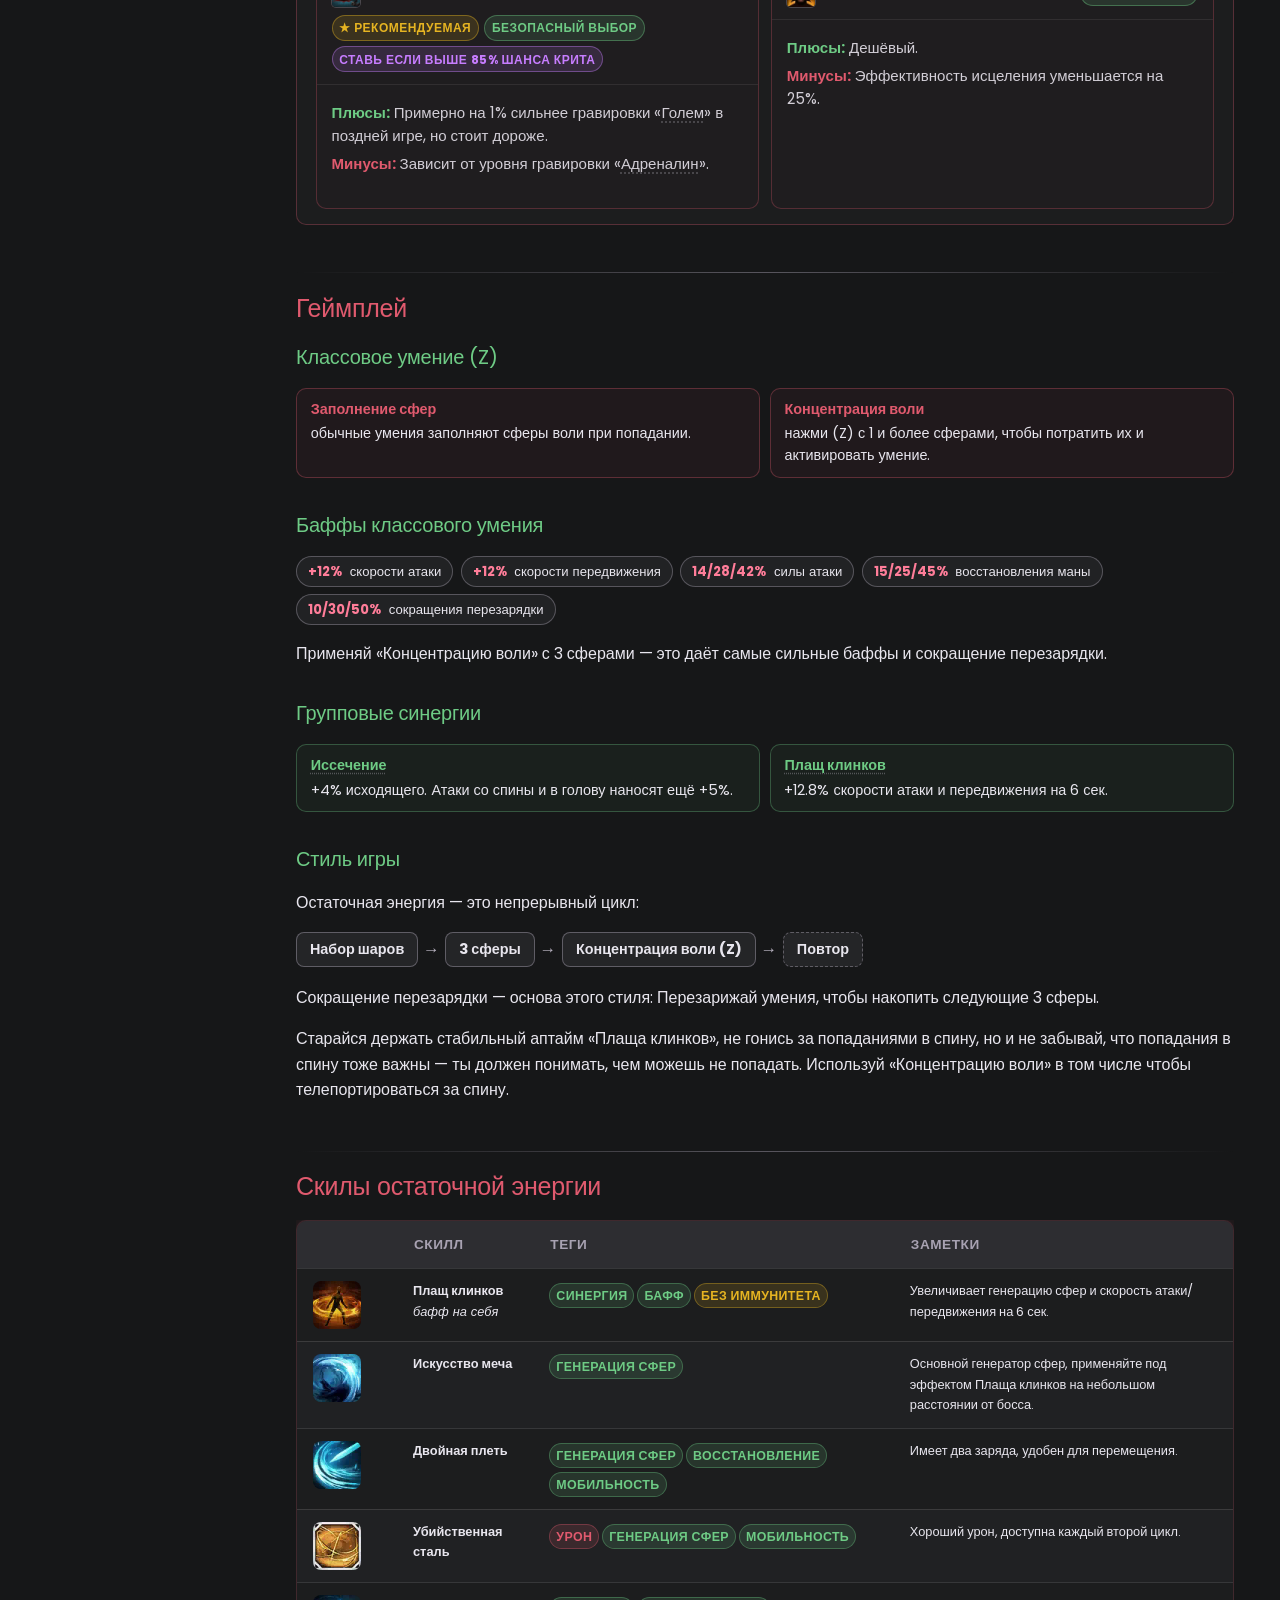
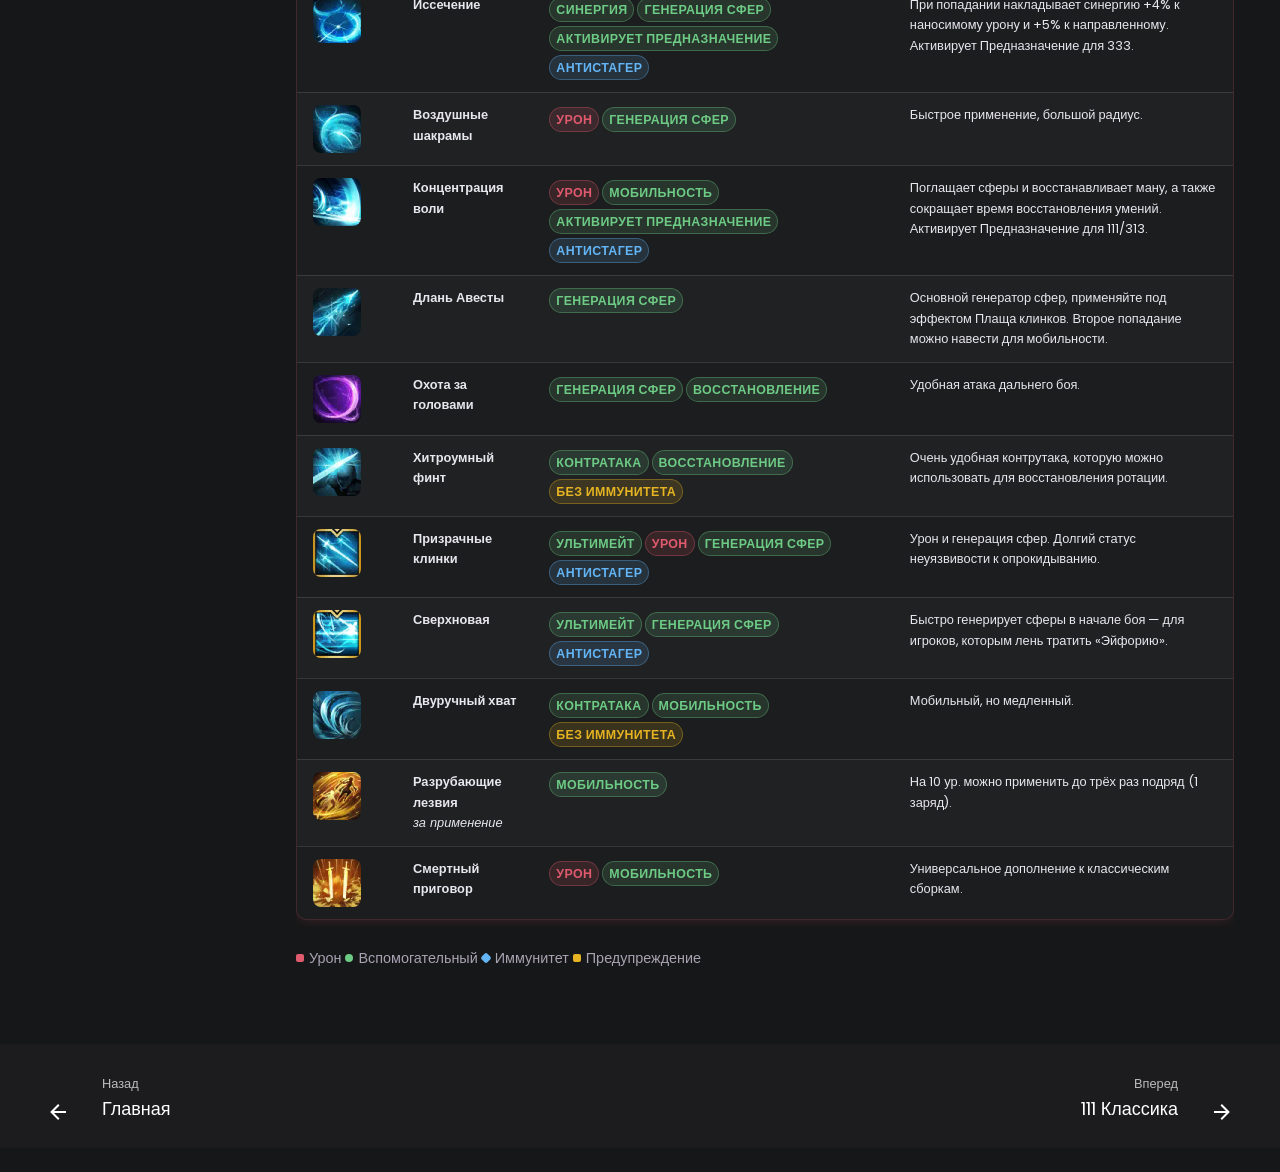
<file: remaining-energy/essentials/index.html>
<!doctype html>
<html lang="ru" class="no-js">
  <head>
    
      <meta charset="utf-8">
      <meta name="viewport" content="width=device-width,initial-scale=1">
      
        <meta name="description" content="Remaining Energy & Surge Deathblade guides">
      
      
      
        <link rel="canonical" href="https://Henstlly.github.io/deathblade/remaining-energy/essentials/">
      
      
        <link rel="prev" href="../..">
      
      
        <link rel="next" href="../111-head-hunt/">
      
      
        
      
      
      <link rel="icon" href="../../assets/favicon.svg">
      <meta name="generator" content="mkdocs-1.6.1, mkdocs-material-9.7.7">
    
    
      
        <title>Основы - Deathblade</title>
      
    
    
      <link rel="stylesheet" href="../../assets/stylesheets/main.ec1eaa64.min.css">
      
        
        <link rel="stylesheet" href="../../assets/stylesheets/palette.ab4e12ef.min.css">
      
      


    
    
      
    
    
      
        
        
        
        <link rel="stylesheet" href="../../assets/external/fonts.googleapis.com/css.9a3d0420.css">
        <style>:root{--md-text-font:"Poppins";--md-code-font:"Roboto Mono"}</style>
      
    
    
      <link rel="stylesheet" href="../../stylesheets/extra.css?v=171">
    
    <script>__md_scope=new URL("../..",location),__md_hash=e=>[...e].reduce(((e,_)=>(e<<5)-e+_.charCodeAt(0)),0),__md_get=(e,_=localStorage,t=__md_scope)=>JSON.parse(_.getItem(t.pathname+"."+e)),__md_set=(e,_,t=localStorage,a=__md_scope)=>{try{t.setItem(a.pathname+"."+e,JSON.stringify(_))}catch(e){}}</script>
    
      

    
    
  </head>
  
  
    
    
    
    
    
    <body dir="ltr" data-md-color-scheme="slate" data-md-color-primary="black" data-md-color-accent="red">
  
    
    <input class="md-toggle" data-md-toggle="drawer" type="checkbox" id="__drawer" autocomplete="off">
    <input class="md-toggle" data-md-toggle="search" type="checkbox" id="__search" autocomplete="off">
    <label class="md-overlay" for="__drawer"></label>
    <div data-md-component="skip">
      
        
        <a href="#essentials" class="md-skip">
          Перейти к содержанию
        </a>
      
    </div>
    <div data-md-component="announce">
      
    </div>
    
    
      

<header class="md-header" data-md-component="header">
  <nav class="md-header__inner md-grid" aria-label="Верхний колонтитул">
    <a href="../.." title="Deathblade" class="md-header__button md-logo" aria-label="Deathblade" data-md-component="logo">
      
  
  <svg xmlns="http://www.w3.org/2000/svg" viewBox="0 0 24 24"><path d="m6.2 2.44 11.9 11.9 2.12-2.12 1.41 1.41-2.47 2.47 3.18 3.18c.39.39.39 1.02 0 1.41l-.71.71a.996.996 0 0 1-1.41 0L17 18.23l-2.44 2.47-1.41-1.41 2.12-2.12-11.9-11.9V2.44zM15.89 10l4.74-4.74V2.44H17.8l-4.74 4.74zm-4.95 5-2.83-2.87-2.21 2.21-2.12-2.12-1.41 1.41 2.47 2.47-3.18 3.19a.996.996 0 0 0 0 1.41l.71.71c.39.39 1.02.39 1.41 0L7 18.23l2.44 2.47 1.41-1.41-2.12-2.12z"/></svg>

    </a>
    <label class="md-header__button md-icon" for="__drawer">
      
      <svg xmlns="http://www.w3.org/2000/svg" viewBox="0 0 24 24"><path d="M3 6h18v2H3zm0 5h18v2H3zm0 5h18v2H3z"/></svg>
    </label>
    <div class="md-header__title" data-md-component="header-title">
      <div class="md-header__ellipsis">
        <div class="md-header__topic">
          <span class="md-ellipsis">
            Deathblade
          </span>
        </div>
        <div class="md-header__topic" data-md-component="header-topic">
          <span class="md-ellipsis">
            
              Основы
            
          </span>
        </div>
      </div>
    </div>
    
      
    
    
    
    
      
      
        <label class="md-header__button md-icon" for="__search">
          
          <svg xmlns="http://www.w3.org/2000/svg" viewBox="0 0 24 24"><path d="M9.5 3A6.5 6.5 0 0 1 16 9.5c0 1.61-.59 3.09-1.56 4.23l.27.27h.79l5 5-1.5 1.5-5-5v-.79l-.27-.27A6.52 6.52 0 0 1 9.5 16 6.5 6.5 0 0 1 3 9.5 6.5 6.5 0 0 1 9.5 3m0 2C7 5 5 7 5 9.5S7 14 9.5 14 14 12 14 9.5 12 5 9.5 5"/></svg>
        </label>
        <div class="md-search" data-md-component="search" role="dialog">
  <label class="md-search__overlay" for="__search"></label>
  <div class="md-search__inner" role="search">
    <form class="md-search__form" name="search">
      <input type="text" class="md-search__input" name="query" aria-label="Поиск" placeholder="Поиск" autocapitalize="off" autocorrect="off" autocomplete="off" spellcheck="false" data-md-component="search-query" required>
      <label class="md-search__icon md-icon" for="__search">
        
        <svg xmlns="http://www.w3.org/2000/svg" viewBox="0 0 24 24"><path d="M9.5 3A6.5 6.5 0 0 1 16 9.5c0 1.61-.59 3.09-1.56 4.23l.27.27h.79l5 5-1.5 1.5-5-5v-.79l-.27-.27A6.52 6.52 0 0 1 9.5 16 6.5 6.5 0 0 1 3 9.5 6.5 6.5 0 0 1 9.5 3m0 2C7 5 5 7 5 9.5S7 14 9.5 14 14 12 14 9.5 12 5 9.5 5"/></svg>
        
        <svg xmlns="http://www.w3.org/2000/svg" viewBox="0 0 24 24"><path d="M20 11v2H8l5.5 5.5-1.42 1.42L4.16 12l7.92-7.92L13.5 5.5 8 11z"/></svg>
      </label>
      <nav class="md-search__options" aria-label="Поиск">
        
        <button type="reset" class="md-search__icon md-icon" title="Очистить" aria-label="Очистить" tabindex="-1">
          
          <svg xmlns="http://www.w3.org/2000/svg" viewBox="0 0 24 24"><path d="M19 6.41 17.59 5 12 10.59 6.41 5 5 6.41 10.59 12 5 17.59 6.41 19 12 13.41 17.59 19 19 17.59 13.41 12z"/></svg>
        </button>
      </nav>
      
        <div class="md-search__suggest" data-md-component="search-suggest"></div>
      
    </form>
    <div class="md-search__output">
      <div class="md-search__scrollwrap" tabindex="0" data-md-scrollfix>
        <div class="md-search-result" data-md-component="search-result">
          <div class="md-search-result__meta">
            Инициализация поиска
          </div>
          <ol class="md-search-result__list" role="presentation"></ol>
        </div>
      </div>
    </div>
  </div>
</div>
      
    
    
  </nav>
  
</header>
    
    <div class="md-container" data-md-component="container">
      
      
        
          
            
<nav class="md-tabs" aria-label="Вкладки" data-md-component="tabs">
  <div class="md-grid">
    <ul class="md-tabs__list">
      
        
  
  
  
  
    <li class="md-tabs__item">
      <a href="../.." class="md-tabs__link">
        
  
  
    
  
  Главная

      </a>
    </li>
  

      
        
  
  
  
    
  
  
    
    
      <li class="md-tabs__item md-tabs__item--active">
        <a href="./" class="md-tabs__link">
          
  
  
    
  
  Остаточная энергия

        </a>
      </li>
    
  

      
        
  
  
  
  
    
    
      <li class="md-tabs__item">
        <a href="../../surge/essentials/" class="md-tabs__link">
          
  
  
    
  
  Твердая воля

        </a>
      </li>
    
  

      
        
  
  
  
  
    <li class="md-tabs__item">
      <a href="../../resources/" class="md-tabs__link">
        
  
  
    
  
  Дополнительная информация

      </a>
    </li>
  

      
    </ul>
  </div>
</nav>
          
        
      
      <main class="md-main" data-md-component="main">
        <div class="md-main__inner md-grid">
          
            
              
              <div class="md-sidebar md-sidebar--primary" data-md-component="sidebar" data-md-type="navigation" >
                <div class="md-sidebar__scrollwrap">
                  <div class="md-sidebar__inner">
                    


  


  

<nav class="md-nav md-nav--primary md-nav--lifted md-nav--integrated" aria-label="Навигация" data-md-level="0">
  <label class="md-nav__title" for="__drawer">
    <a href="../.." title="Deathblade" class="md-nav__button md-logo" aria-label="Deathblade" data-md-component="logo">
      
  
  <svg xmlns="http://www.w3.org/2000/svg" viewBox="0 0 24 24"><path d="m6.2 2.44 11.9 11.9 2.12-2.12 1.41 1.41-2.47 2.47 3.18 3.18c.39.39.39 1.02 0 1.41l-.71.71a.996.996 0 0 1-1.41 0L17 18.23l-2.44 2.47-1.41-1.41 2.12-2.12-11.9-11.9V2.44zM15.89 10l4.74-4.74V2.44H17.8l-4.74 4.74zm-4.95 5-2.83-2.87-2.21 2.21-2.12-2.12-1.41 1.41 2.47 2.47-3.18 3.19a.996.996 0 0 0 0 1.41l.71.71c.39.39 1.02.39 1.41 0L7 18.23l2.44 2.47 1.41-1.41-2.12-2.12z"/></svg>

    </a>
    Deathblade
  </label>
  
  <ul class="md-nav__list" data-md-scrollfix>
    
      
      
  
  
  
  
    <li class="md-nav__item">
      <a href="../.." class="md-nav__link">
        
  
  
  <span class="md-ellipsis">
    
  
    Главная
  

    
  </span>
  
  

      </a>
    </li>
  

    
      
      
  
  
    
  
  
  
    
    
      
        
      
        
      
        
      
    
    
    
      
        
        
      
      
        
      
    
    
    <li class="md-nav__item md-nav__item--active md-nav__item--section md-nav__item--nested">
      
        
        
        <input class="md-nav__toggle md-toggle " type="checkbox" id="__nav_2" checked>
        
          
          <label class="md-nav__link" for="__nav_2" id="__nav_2_label" tabindex="">
            
  
  
  <span class="md-ellipsis">
    
  
    Остаточная энергия
  

    
  </span>
  
  

            <span class="md-nav__icon md-icon"></span>
          </label>
        
        <nav class="md-nav" data-md-level="1" aria-labelledby="__nav_2_label" aria-expanded="true">
          <label class="md-nav__title" for="__nav_2">
            <span class="md-nav__icon md-icon"></span>
            
  
    Остаточная энергия
  

          </label>
          <ul class="md-nav__list" data-md-scrollfix>
            
              
                
  
  
    
  
  
  
    <li class="md-nav__item md-nav__item--active">
      
      <input class="md-nav__toggle md-toggle" type="checkbox" id="__toc">
      
      
        
      
      
        <label class="md-nav__link md-nav__link--active" for="__toc">
          
  
  
  <span class="md-ellipsis">
    
  
    Основы
  

    
  </span>
  
  

          <span class="md-nav__icon md-icon"></span>
        </label>
      
      <a href="./" class="md-nav__link md-nav__link--active">
        
  
  
  <span class="md-ellipsis">
    
  
    Основы
  

    
  </span>
  
  

      </a>
      
        

<nav class="md-nav md-nav--secondary" aria-label="Содержание">
  
  
  
    
  
  
    <label class="md-nav__title" for="__toc">
      <span class="md-nav__icon md-icon"></span>
      Содержание
    </label>
    <ul class="md-nav__list" data-md-component="toc" data-md-scrollfix>
      
        <li class="md-nav__item">
  <a href="#build-comparison" class="md-nav__link">
    <span class="md-ellipsis">
      
        Сравнение билдов
      
    </span>
  </a>
  
</li>
      
        <li class="md-nav__item">
  <a href="#engravings" class="md-nav__link">
    <span class="md-ellipsis">
      
        Гравировки
      
    </span>
  </a>
  
</li>
      
        <li class="md-nav__item">
  <a href="#gameplay" class="md-nav__link">
    <span class="md-ellipsis">
      
        Геймплей
      
    </span>
  </a>
  
    <nav class="md-nav" aria-label="Геймплей">
      <ul class="md-nav__list">
        
          <li class="md-nav__item">
  <a href="#z" class="md-nav__link">
    <span class="md-ellipsis">
      
        Классовое умение (Z)
      
    </span>
  </a>
  
</li>
        
          <li class="md-nav__item">
  <a href="#_1" class="md-nav__link">
    <span class="md-ellipsis">
      
        Баффы классового умения
      
    </span>
  </a>
  
</li>
        
          <li class="md-nav__item">
  <a href="#party-synergies" class="md-nav__link">
    <span class="md-ellipsis">
      
        Групповые синергии
      
    </span>
  </a>
  
</li>
        
          <li class="md-nav__item">
  <a href="#playstyle" class="md-nav__link">
    <span class="md-ellipsis">
      
        Стиль игры
      
    </span>
  </a>
  
</li>
        
      </ul>
    </nav>
  
</li>
      
        <li class="md-nav__item">
  <a href="#remaining-energy-skills" class="md-nav__link">
    <span class="md-ellipsis">
      
        Скилы остаточной энергии
      
    </span>
  </a>
  
</li>
      
    </ul>
  
</nav>
      
    </li>
  

              
            
              
                
  
  
  
  
    <li class="md-nav__item">
      <a href="../111-head-hunt/" class="md-nav__link">
        
  
  
  <span class="md-ellipsis">
    
  
    111 Классика
  

    
  </span>
  
  

      </a>
    </li>
  

              
            
              
                
  
  
  
  
    <li class="md-nav__item">
      <a href="../333-ceiling/" class="md-nav__link">
        
  
  
  <span class="md-ellipsis">
    
  
    333 Шакрамы ★
  

    
  </span>
  
  

      </a>
    </li>
  

              
            
          </ul>
        </nav>
      
    </li>
  

    
      
      
  
  
  
  
    
    
      
        
      
        
      
        
      
    
    
    
      
      
        
      
    
    
    <li class="md-nav__item md-nav__item--nested">
      
        
        
        <input class="md-nav__toggle md-toggle " type="checkbox" id="__nav_3" >
        
          
          <label class="md-nav__link" for="__nav_3" id="__nav_3_label" tabindex="0">
            
  
  
  <span class="md-ellipsis">
    
  
    Твердая воля
  

    
  </span>
  
  

            <span class="md-nav__icon md-icon"></span>
          </label>
        
        <nav class="md-nav" data-md-level="1" aria-labelledby="__nav_3_label" aria-expanded="false">
          <label class="md-nav__title" for="__nav_3">
            <span class="md-nav__icon md-icon"></span>
            
  
    Твердая воля
  

          </label>
          <ul class="md-nav__list" data-md-scrollfix>
            
              
                
  
  
  
  
    <li class="md-nav__item">
      <a href="../../surge/essentials/" class="md-nav__link">
        
  
  
  <span class="md-ellipsis">
    
  
    Основы
  

    
  </span>
  
  

      </a>
    </li>
  

              
            
              
                
  
  
  
  
    <li class="md-nav__item">
      <a href="../../surge/111-classic/" class="md-nav__link">
        
  
  
  <span class="md-ellipsis">
    
  
    111 Классика
  

    
  </span>
  
  

      </a>
    </li>
  

              
            
              
                
  
  
  
  
    <li class="md-nav__item">
      <a href="../../surge/222-speedy/" class="md-nav__link">
        
  
  
  <span class="md-ellipsis">
    
  
    222 Ускоренный
  

    
  </span>
  
  

      </a>
    </li>
  

              
            
          </ul>
        </nav>
      
    </li>
  

    
      
      
  
  
  
  
    <li class="md-nav__item">
      <a href="../../resources/" class="md-nav__link">
        
  
  
  <span class="md-ellipsis">
    
  
    Дополнительная информация
  

    
  </span>
  
  

      </a>
    </li>
  

    
  </ul>
</nav>
                  </div>
                </div>
              </div>
            
            
          
          
            <div class="md-content" data-md-component="content">
              
              <article class="md-content__inner md-typeset">
                
                  



<h1 id="essentials">Основы<a class="headerlink" href="#essentials" title="Permanent link">&para;</a></h1>
<div class="setup-panel" data-accent="pink">
<div class="setup-notes">
<p class="food-required-lead">Еда на ману и скорость атаки «Ивентовая еда» <strong>обязательны</strong>, чтобы играть в «Остаточной энергии» как задумано.</p>
<div class="food-options">
<div class="food-option">
<p><img alt="" class="food-option-icon" src="../../assets/shared/icon-striploin.png" /></p>
<p>Филейный стейк с грибами</p>
</div>
<p><span class="food-option-connector">или</span></p>
<div class="food-option">
<p><img alt="" class="food-option-icon" src="../../assets/shared/icon-steak.png" /></p>
<p>Сливочный отборный кролик</p>
</div>
<p><span class="food-option-connector">или</span></p>
<div class="food-option">
<p><img alt="" class="food-option-icon" src="../../assets/shared/icon-azena.png" /></p>
<p class="food-option-tag">Благословение Азены</p>
</div>
<p><span class="food-option-connector">или</span></p>
<div class="food-option">
<p><img alt="" class="food-option-icon" src="../../assets/shared/icon-fish.png" /></p>
<p>Томатная фаршированная рыба</p>
</div>
<p><span class="food-option-connector food-option-connector-plus">+</span></p>
<div class="food-option">
<p><img alt="" class="food-option-icon" src="../../assets/shared/icon-feast.png" /></p>
<p>Ивентовая еда</p>
</div>
</div>
<details class="setup-note" data-kind="example">
<summary><span class="setup-note-tag">Альтернатива</span>Можно снизить расход маны ценой небольшой потери DPS, сэкономив золото и отказавшись от еды на ману!<span class="setup-note-arrow"></span></summary>
<div class="food-alt-table">
<table>
<thead>
<tr>
<th>Где</th>
<th>Что менять</th>
</tr>
</thead>
<tbody>
<tr>
<td>«Экспансия» А.Р.К.</td>
<td>Берите «<span class="skill-mention" data-ap-id="illicitspell">Запретное знание</span>» вместо «<span class="skill-mention" data-ap-id="limitbreakevo">Исключительный дар</span>» (только для неважного контента)</td>
</tr>
<tr>
<td>«Прогресс» А.Р.К.</td>
<td><span class="skill-mention" data-ap-id="releasepotential" data-level="3">Стремительное восстановление 3</span> / <span class="skill-mention" data-ap-id="instantspell" data-level="3">Божественное вдохновение 3</span> / <span class="skill-mention" data-ap-id="awakeningamplifier" data-level="1">Пробужденное сознание 1</span> ★</td>
</tr>
<tr>
<td>Плащ клинков</td>
<td>руна «<span class="skill-mention" data-rune-name="Focus" data-rune-tier="legendary">Легендарный Марх</span>» (только для более лёгких билдов с избытком генерации сфер)</td>
</tr>
</tbody>
</table>
</div>
</details>
<details class="setup-note" data-kind="tip" open="open">
<summary><span class="setup-note-tag">Советы</span>Короткая база о блейде<span class="setup-note-arrow"></span></summary>
<ul>
<li>Всем билдам Клинка смерти нужен питомец, дающий бонус к «<span class="skill-mention" data-glossary-id="specializationstat">Мастерству</span>» (160).</li>
<li>Порог для 333 — <strong>1818</strong> <span class="skill-mention" data-glossary-id="specializationstat">Мастерства</span> (для оптимального набора шариков).</li>
<li>Оптимизируйте свою <span class="skill-mention" data-glossary-id="arkpassive">Созвездия А.Р.К.</span> и подберите <span class="skill-mention" data-glossary-id="bracelet">браслеты</span>/снаряжение — <a href="../../resources/#ark-passive-calculator">здесь!</a></li>
<li>Всегда жмите следующее умение во время анимации текущего умения.</li>
<li>Если сомневаетесь, берите «<span class="skill-mention" data-skill-id="grudge">Титаноборец</span>» и «<span class="skill-mention" data-skill-id="ambushmaster">Бесшумный убийца</span>»/«<span class="skill-mention" data-skill-id="adrenaline">Адреналин</span>» в качестве гравировок <span class="skill-mention" data-glossary-id="abilitystone">Фетранита</span>.</li>
<li>Для тренировок в <span class="skill-mention" data-glossary-id="trixion">Тризионе</span> нужны гравировки «<span class="skill-mention" data-skill-id="spiritabsorption">Стремительность</span>» и «<span class="skill-mention" data-skill-id="maxmp">Источник маны</span>» максимального уровня.</li>
<li>«<span class="skill-mention" data-ap-id="optimizedtraining" data-level="1">Изнурительные тренировки 1</span>» помогут сгладить просадку урона на низких уровнях самоцветов.</li>
</ul>
</details>
</div>
</div>
<h2 id="build-comparison">Сравнение билдов<a class="headerlink" href="#build-comparison" title="Permanent link">&para;</a></h2>
<!-- This table and its two-build overlay picker are entirely driven by
     javascripts/build-data.js (window.DB_BUILD_DATA) - nothing to edit here.
     Go there to change a build's numbers, its short compare-table blurb, or
     whether it's eligible for the overlay picker. -->

<div class="build-compare" data-family="re"></div>

<h2 id="engravings">Гравировки<a class="headerlink" href="#engravings" title="Permanent link">&para;</a></h2>
<div class="setup-panel" data-accent="lavender">
<div class="engraving-loadout">
<div class="engraving-loadout-group engraving-loadout-group-always">
<p><span class="engraving-loadout-label">Всегда экипировать</span>
<span class="engraving-chip" data-skill-id="grudge"><img class="skill-icon" src="../../assets/shared/icon-grudge.png" alt="">Титаноборец</span>
<span class="engraving-chip" data-skill-id="adrenaline"><img class="skill-icon" src="../../assets/shared/icon-adrenaline.png" alt="">Адреналин</span>
<span class="engraving-chip" data-skill-id="ambushmaster"><img class="skill-icon" src="../../assets/shared/icon-ambushmaster.png" alt="">Бесшумный убийца</span>
<span class="engraving-chip" data-skill-id="raidcaptain"><img class="skill-icon" src="../../assets/shared/icon-raidcaptain.png" alt="">Неутомимый натиск</span></p>
</div>
<div class="engraving-loadout-group">
<p><span class="engraving-loadout-label">Выбери 1</span>
<span class="engraving-loadout-hint">выбери одного из двух ниже ↓</span></p>
</div>
</div>
<div class="engraving-cards">
<details class="engraving-card" data-accent="kbw" open="open">
<summary>
<span class="engraving-card-name" data-skill-id="keenbluntweapon"><img class="skill-icon" src="../../assets/shared/icon-keenbluntweapon.png" alt="">Моргенштерн</span>
<span class="engraving-card-badges" markdown>
<span class="engraving-card-badge engraving-card-badge-top">★ Рекомендуемая</span>
<span class="engraving-card-badge engraving-card-badge-safe">Безопасный выбор</span>
<span class="engraving-card-badge engraving-card-badge-cond">Ставь если выше 85% шанса крита</span>
</span>
<span class="engraving-card-arrow"></span>
</summary>
<div class="engraving-card-body">
<p><strong class="best-for">Плюсы:</strong> Примерно на 1% сильнее гравировки «<span class="skill-mention" data-skill-id="curseddoll">Голем</span>» в поздней игре, но стоит дороже.</p>
<p><strong class="tradeoff">Минусы:</strong> Зависит от уровня гравировки «<span class="skill-mention" data-skill-id="adrenaline">Адреналин</span>».</p>
</div>
</details>
<details class="engraving-card" data-accent="cursed" open="open">
<summary>
<span class="engraving-card-name" data-skill-id="curseddoll"><img class="skill-icon" src="../../assets/shared/icon-curseddoll.png" alt="">Голем</span>
<span class="engraving-card-badges" markdown>
<span class="engraving-card-badge engraving-card-badge-safe">Альтернатива</span>
</span>
<span class="engraving-card-arrow"></span>
</summary>
<div class="engraving-card-body">
<p><strong class="best-for">Плюсы:</strong> Дешёвый.</p>
<p><strong class="tradeoff">Минусы:</strong> Эффективность исцеления уменьшается на 25%.</p>
</div>
</details>
</div>
</div>
<h2 id="gameplay">Геймплей<a class="headerlink" href="#gameplay" title="Permanent link">&para;</a></h2>
<h3 id="z">Классовое умение (Z)<a class="headerlink" href="#z" title="Permanent link">&para;</a></h3>
<div class="gameplay-cards" data-accent="pink">
<ul>
<li><strong>Заполнение сфер</strong> обычные умения заполняют сферы воли при попадании.</li>
<li><strong>Концентрация воли</strong> нажми (Z) с 1 и более сферами, чтобы потратить их и активировать умение.</li>
</ul>
</div>
<h3 id="_1">Баффы классового умения<a class="headerlink" href="#_1" title="Permanent link">&para;</a></h3>
<div class="gameplay-chips">
<ul>
<li><strong>+12%</strong> скорости атаки</li>
<li><strong>+12%</strong> скорости передвижения</li>
<li><strong>14/28/42%</strong> силы атаки</li>
<li><strong>15/25/45%</strong> восстановления маны</li>
<li><strong>10/30/50%</strong> сокращения перезарядки</li>
</ul>
</div>
<p>Применяй «Концентрацию воли» с 3 сферами — это даёт самые сильные баффы и сокращение перезарядки.</p>
<h3 id="party-synergies">Групповые синергии<a class="headerlink" href="#party-synergies" title="Permanent link">&para;</a></h3>
<div class="gameplay-cards" data-accent="teal">
<ul>
<li><strong><span class="skill-mention" data-skill-id="turningslash">Иссечение</span></strong> +4% исходящего. Атаки со спины и в голову наносят ещё +5%.</li>
<li><strong><span class="skill-mention" data-skill-id="maelstrom">Плащ клинков</span></strong> +12.8% скорости атаки и передвижения на 6 сек.</li>
</ul>
</div>
<h3 id="playstyle">Стиль игры<a class="headerlink" href="#playstyle" title="Permanent link">&para;</a></h3>
<p>Остаточная энергия — это непрерывный цикл:</p>
<div class="gameplay-flow">
<ol>
<li>Набор шаров</li>
<li>3 сферы</li>
<li>Концентрация воли (Z)</li>
<li>Повтор</li>
</ol>
</div>
<p>Сокращение перезарядки — основа этого стиля: Перезарижай умения, чтобы накопить следующие 3 сферы.</p>
<p>Старайся держать стабильный аптайм «Плаща клинков», не гонись за попаданиями в спину, но и не забывай, что попадания в спину тоже важны — ты должен понимать, чем можешь не попадать. Используй «Концентрацию воли» в том числе чтобы телепортироваться за спину.</p>
<h2 id="remaining-energy-skills">Скилы остаточной энергии<a class="headerlink" href="#remaining-energy-skills" title="Permanent link">&para;</a></h2>
<!-- Per-row id (name auto-resolves from skill-names.js) - full schema is in
     javascripts/essentials-table.js's
     "EASY EDIT GUIDE" comment. Tags, Notes, and the small italic value
     lines under each name are NOT authored here: they come from
     skill-data.js, so this table, every build page's Skill Setup card,
     and every tooltip that names the skill stay in sync automatically -
     edit a tag/note/line there, not here. -->

<div class="skills-table" data-family="re">
<script type="application/json">
[
  {
    "id": "maelstrom"
  },
  {
    "id": "voidstrike"
  },
  {
    "id": "twinshadows"
  },
  {
    "id": "deathlyslash"
  },
  {
    "id": "turningslash"
  },
  {
    "id": "fatalwave"
  },
  {
    "id": "surge"
  },
  {
    "id": "soulabsorber"
  },
  {
    "id": "blitzrush"
  },
  {
    "id": "headhunt"
  },
  {
    "id": "bladeassault"
  },
  {
    "id": "flashblink"
  },
  {
    "id": "earthcleaver"
  },
  {
    "id": "spincutter"
  },
  {
    "id": "deathsentence"
  }
]
</script>
</div>
<div class="tag-legend">
<p><span class="tag-legend-item"><span class="tag-legend-dot tag-legend-dmg"></span>Урон</span>
<span class="tag-legend-item"><span class="tag-legend-dot tag-legend-util"></span>Вспомогательный</span>
<span class="tag-legend-item"><span class="tag-legend-dot tag-legend-immune"></span>Иммунитет</span>
<span class="tag-legend-item"><span class="tag-legend-dot tag-legend-warn"></span>Предупреждение</span></p>
</div>












                
              </article>
            </div>
          
          
<script>var target=document.getElementById(location.hash.slice(1));target&&target.name&&(target.checked=target.name.startsWith("__tabbed_"))</script>
        </div>
        
          <button type="button" class="md-top md-icon" data-md-component="top" hidden>
  
  <svg xmlns="http://www.w3.org/2000/svg" viewBox="0 0 24 24"><path d="M13 20h-2V8l-5.5 5.5-1.42-1.42L12 4.16l7.92 7.92-1.42 1.42L13 8z"/></svg>
  К началу
</button>
        
      </main>
      
        <footer class="md-footer">
  
    
      
      <nav class="md-footer__inner md-grid" aria-label="Нижний колонтитул" >
        
          
          <a href="../.." class="md-footer__link md-footer__link--prev" aria-label="Назад: Главная">
            <div class="md-footer__button md-icon">
              
              <svg xmlns="http://www.w3.org/2000/svg" viewBox="0 0 24 24"><path d="M20 11v2H8l5.5 5.5-1.42 1.42L4.16 12l7.92-7.92L13.5 5.5 8 11z"/></svg>
            </div>
            <div class="md-footer__title">
              <span class="md-footer__direction">
                Назад
              </span>
              <div class="md-ellipsis">
                Главная
              </div>
            </div>
          </a>
        
        
          
          <a href="../111-head-hunt/" class="md-footer__link md-footer__link--next" aria-label="Вперед: 111 Классика">
            <div class="md-footer__title">
              <span class="md-footer__direction">
                Вперед
              </span>
              <div class="md-ellipsis">
                111 Классика
              </div>
            </div>
            <div class="md-footer__button md-icon">
              
              <svg xmlns="http://www.w3.org/2000/svg" viewBox="0 0 24 24"><path d="M4 11v2h12l-5.5 5.5 1.42 1.42L19.84 12l-7.92-7.92L10.5 5.5 16 11z"/></svg>
            </div>
          </a>
        
      </nav>
    
  
  <div class="md-footer-meta md-typeset">
    <div class="md-footer-meta__inner md-grid">
      <div class="md-copyright">
  
  
</div>
      
    </div>
  </div>
</footer>
      
    </div>
    <div class="md-dialog" data-md-component="dialog">
      <div class="md-dialog__inner md-typeset"></div>
    </div>
    
      <div class="md-progress" data-md-component="progress" role="progressbar"></div>
    
    
    
      
      
      <script id="__config" type="application/json">{"annotate": null, "base": "../..", "features": ["navigation.instant", "navigation.instant.progress", "navigation.instant.prefetch", "navigation.footer", "navigation.tabs", "navigation.sections", "navigation.top", "navigation.indexes", "navigation.tracking", "toc.integrate", "toc.follow", "content.code.copy", "search.suggest", "search.highlight"], "search": "../../assets/javascripts/workers/search.2c215733.min.js", "tags": null, "translations": {"clipboard.copied": "\u0421\u043a\u043e\u043f\u0438\u0440\u043e\u0432\u0430\u043d\u043e \u0432 \u0431\u0443\u0444\u0435\u0440", "clipboard.copy": "\u041a\u043e\u043f\u0438\u0440\u043e\u0432\u0430\u0442\u044c \u0432 \u0431\u0443\u0444\u0435\u0440", "search.result.more.one": "\u0415\u0449\u0451 1 \u043d\u0430 \u044d\u0442\u043e\u0439 \u0441\u0442\u0440\u0430\u043d\u0438\u0446\u0435", "search.result.more.other": "\u0415\u0449\u0451 # \u043d\u0430 \u044d\u0442\u043e\u0439 \u0441\u0442\u0440\u0430\u043d\u0438\u0446\u0435", "search.result.none": "\u0421\u043e\u0432\u043f\u0430\u0434\u0435\u043d\u0438\u0439 \u043d\u0435 \u043d\u0430\u0439\u0434\u0435\u043d\u043e", "search.result.one": "\u041d\u0430\u0439\u0434\u0435\u043d\u043e 1 \u0441\u043e\u0432\u043f\u0430\u0434\u0435\u043d\u0438\u0435", "search.result.other": "\u041d\u0430\u0439\u0434\u0435\u043d\u043e \u0441\u043e\u0432\u043f\u0430\u0434\u0435\u043d\u0438\u0439: #", "search.result.placeholder": "\u041d\u0430\u0447\u043d\u0438\u0442\u0435 \u043f\u0435\u0447\u0430\u0442\u0430\u0442\u044c \u0434\u043b\u044f \u043f\u043e\u0438\u0441\u043a\u0430", "search.result.term.missing": "\u041e\u0442\u0441\u0443\u0442\u0441\u0442\u0432\u0443\u0435\u0442", "select.version": "\u0412\u044b\u0431\u0435\u0440\u0438\u0442\u0435 \u0432\u0435\u0440\u0441\u0438\u044e"}, "version": null}</script>
    
    
      <script src="../../assets/javascripts/bundle.d7400e89.min.js"></script>
      
        <script src="../../javascripts/site-utils.js?v=10"></script>
      
        <script src="../../javascripts/header-links.js?v=1"></script>
      
        <script src="../../javascripts/lazy-calculators.js?v=24"></script>
      
        <script src="../../javascripts/extra.js?v=3"></script>
      
        <script src="../../javascripts/build-data.js?v=23"></script>
      
        <script src="../../javascripts/build-stats-badge.js?v=3"></script>
      
        <script src="../../javascripts/skill-data.js?v=24"></script>
      
        <script src="../../javascripts/skill-names.js?v=15"></script>
      
        <script src="../../javascripts/rune-data.js?v=6"></script>
      
        <script src="../../javascripts/skill-setup.js?v=11"></script>
      
        <script src="../../javascripts/essentials-table.js?v=6"></script>
      
        <script src="../../javascripts/core-options-data.js?v=8"></script>
      
        <script src="../../javascripts/ark-core-badge.js?v=9"></script>
      
        <script src="../../javascripts/ap-node-names.js?v=12"></script>
      
        <script src="../../javascripts/ap-node-effects.js?v=9"></script>
      
        <script src="../../javascripts/ark-passive-tree.js?v=8"></script>
      
        <script src="../../javascripts/gem-priority.js?v=8"></script>
      
        <script src="../../javascripts/pentagon-badge.js?v=5"></script>
      
        <script src="../../javascripts/rotation-line.js?v=15"></script>
      
        <script src="../../javascripts/skill-tooltip.js?v=15"></script>
      
        <script src="../../javascripts/ark-passive-tooltip.js?v=5"></script>
      
        <script src="../../javascripts/rune-tooltip.js?v=7"></script>
      
        <script src="../../javascripts/glossary-data.js?v=15"></script>
      
        <script src="../../javascripts/glossary-tooltip.js?v=3"></script>
      
        <script src="../../javascripts/rotation-practice.js?v=9"></script>
      
        <script src="../../javascripts/dps-chart.js?v=8"></script>
      
        <script src="../../javascripts/gem-dps-tooltip.js?v=11"></script>
      
        <script src="../../javascripts/build-compare.js?v=15"></script>
      
        <script src="../../javascripts/image-lightbox.js?v=1"></script>
      
    
  </body>
</html>
</file>
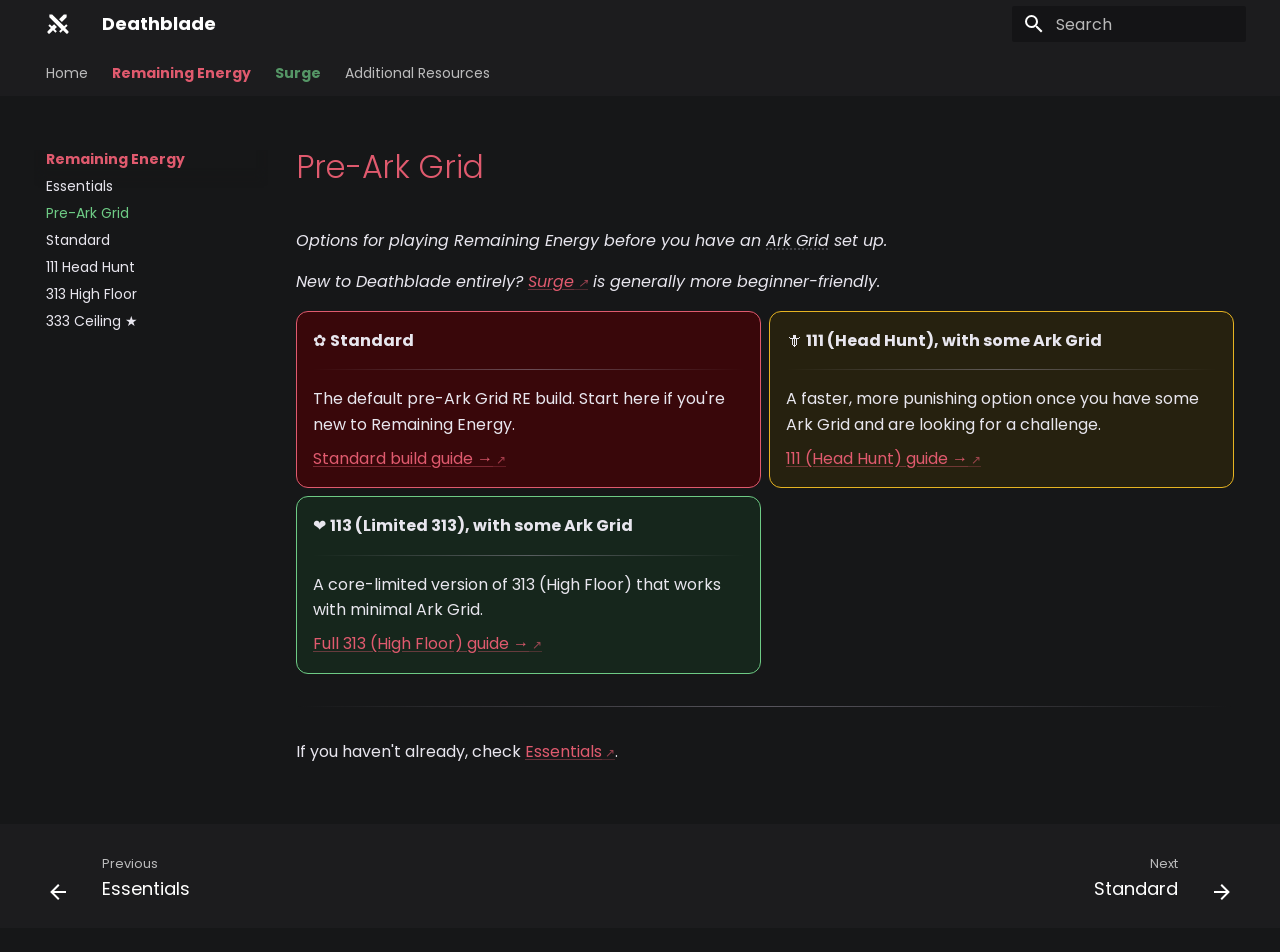
<file: remaining-energy/pre-ark-grid/index.html>
<!doctype html>
<html lang="en" class="no-js">
  <head>
    
      <meta charset="utf-8">
      <meta name="viewport" content="width=device-width,initial-scale=1">
      
        <meta name="description" content="Remaining Energy & Surge Deathblade guides">
      
      
      
        <link rel="canonical" href="https://Henstlly.github.io/deathblade/remaining-energy/pre-ark-grid/">
      
      
        <link rel="prev" href="../essentials/">
      
      
        <link rel="next" href="../standard/">
      
      
        
      
      
      <link rel="icon" href="../../assets/favicon.svg">
      <meta name="generator" content="mkdocs-1.6.1, mkdocs-material-9.7.7">
    
    
      
        <title>Pre-Ark Grid - Deathblade</title>
      
    
    
      <link rel="stylesheet" href="../../assets/stylesheets/main.ec1eaa64.min.css">
      
        
        <link rel="stylesheet" href="../../assets/stylesheets/palette.ab4e12ef.min.css">
      
      


    
    
      
    
    
      
        
        
        
        <link rel="stylesheet" href="../../assets/external/fonts.googleapis.com/css.9a3d0420.css">
        <style>:root{--md-text-font:"Poppins";--md-code-font:"Roboto Mono"}</style>
      
    
    
      <link rel="stylesheet" href="../../stylesheets/extra.css?v=88">
    
    <script>__md_scope=new URL("../..",location),__md_hash=e=>[...e].reduce(((e,_)=>(e<<5)-e+_.charCodeAt(0)),0),__md_get=(e,_=localStorage,t=__md_scope)=>JSON.parse(_.getItem(t.pathname+"."+e)),__md_set=(e,_,t=localStorage,a=__md_scope)=>{try{t.setItem(a.pathname+"."+e,JSON.stringify(_))}catch(e){}}</script>
    
      

    
    
  </head>
  
  
    
    
    
    
    
    <body dir="ltr" data-md-color-scheme="slate" data-md-color-primary="black" data-md-color-accent="pink">
  
    
    <input class="md-toggle" data-md-toggle="drawer" type="checkbox" id="__drawer" autocomplete="off">
    <input class="md-toggle" data-md-toggle="search" type="checkbox" id="__search" autocomplete="off">
    <label class="md-overlay" for="__drawer"></label>
    <div data-md-component="skip">
      
        
        <a href="#pre-ark-grid" class="md-skip">
          Skip to content
        </a>
      
    </div>
    <div data-md-component="announce">
      
    </div>
    
    
      

<header class="md-header" data-md-component="header">
  <nav class="md-header__inner md-grid" aria-label="Header">
    <a href="../.." title="Deathblade" class="md-header__button md-logo" aria-label="Deathblade" data-md-component="logo">
      
  
  <svg xmlns="http://www.w3.org/2000/svg" viewBox="0 0 24 24"><path d="m6.2 2.44 11.9 11.9 2.12-2.12 1.41 1.41-2.47 2.47 3.18 3.18c.39.39.39 1.02 0 1.41l-.71.71a.996.996 0 0 1-1.41 0L17 18.23l-2.44 2.47-1.41-1.41 2.12-2.12-11.9-11.9V2.44zM15.89 10l4.74-4.74V2.44H17.8l-4.74 4.74zm-4.95 5-2.83-2.87-2.21 2.21-2.12-2.12-1.41 1.41 2.47 2.47-3.18 3.19a.996.996 0 0 0 0 1.41l.71.71c.39.39 1.02.39 1.41 0L7 18.23l2.44 2.47 1.41-1.41-2.12-2.12z"/></svg>

    </a>
    <label class="md-header__button md-icon" for="__drawer">
      
      <svg xmlns="http://www.w3.org/2000/svg" viewBox="0 0 24 24"><path d="M3 6h18v2H3zm0 5h18v2H3zm0 5h18v2H3z"/></svg>
    </label>
    <div class="md-header__title" data-md-component="header-title">
      <div class="md-header__ellipsis">
        <div class="md-header__topic">
          <span class="md-ellipsis">
            Deathblade
          </span>
        </div>
        <div class="md-header__topic" data-md-component="header-topic">
          <span class="md-ellipsis">
            
              Pre-Ark Grid
            
          </span>
        </div>
      </div>
    </div>
    
      
    
    
    
    
      
      
        <label class="md-header__button md-icon" for="__search">
          
          <svg xmlns="http://www.w3.org/2000/svg" viewBox="0 0 24 24"><path d="M9.5 3A6.5 6.5 0 0 1 16 9.5c0 1.61-.59 3.09-1.56 4.23l.27.27h.79l5 5-1.5 1.5-5-5v-.79l-.27-.27A6.52 6.52 0 0 1 9.5 16 6.5 6.5 0 0 1 3 9.5 6.5 6.5 0 0 1 9.5 3m0 2C7 5 5 7 5 9.5S7 14 9.5 14 14 12 14 9.5 12 5 9.5 5"/></svg>
        </label>
        <div class="md-search" data-md-component="search" role="dialog">
  <label class="md-search__overlay" for="__search"></label>
  <div class="md-search__inner" role="search">
    <form class="md-search__form" name="search">
      <input type="text" class="md-search__input" name="query" aria-label="Search" placeholder="Search" autocapitalize="off" autocorrect="off" autocomplete="off" spellcheck="false" data-md-component="search-query" required>
      <label class="md-search__icon md-icon" for="__search">
        
        <svg xmlns="http://www.w3.org/2000/svg" viewBox="0 0 24 24"><path d="M9.5 3A6.5 6.5 0 0 1 16 9.5c0 1.61-.59 3.09-1.56 4.23l.27.27h.79l5 5-1.5 1.5-5-5v-.79l-.27-.27A6.52 6.52 0 0 1 9.5 16 6.5 6.5 0 0 1 3 9.5 6.5 6.5 0 0 1 9.5 3m0 2C7 5 5 7 5 9.5S7 14 9.5 14 14 12 14 9.5 12 5 9.5 5"/></svg>
        
        <svg xmlns="http://www.w3.org/2000/svg" viewBox="0 0 24 24"><path d="M20 11v2H8l5.5 5.5-1.42 1.42L4.16 12l7.92-7.92L13.5 5.5 8 11z"/></svg>
      </label>
      <nav class="md-search__options" aria-label="Search">
        
        <button type="reset" class="md-search__icon md-icon" title="Clear" aria-label="Clear" tabindex="-1">
          
          <svg xmlns="http://www.w3.org/2000/svg" viewBox="0 0 24 24"><path d="M19 6.41 17.59 5 12 10.59 6.41 5 5 6.41 10.59 12 5 17.59 6.41 19 12 13.41 17.59 19 19 17.59 13.41 12z"/></svg>
        </button>
      </nav>
      
        <div class="md-search__suggest" data-md-component="search-suggest"></div>
      
    </form>
    <div class="md-search__output">
      <div class="md-search__scrollwrap" tabindex="0" data-md-scrollfix>
        <div class="md-search-result" data-md-component="search-result">
          <div class="md-search-result__meta">
            Initializing search
          </div>
          <ol class="md-search-result__list" role="presentation"></ol>
        </div>
      </div>
    </div>
  </div>
</div>
      
    
    
  </nav>
  
</header>
    
    <div class="md-container" data-md-component="container">
      
      
        
          
            
<nav class="md-tabs" aria-label="Tabs" data-md-component="tabs">
  <div class="md-grid">
    <ul class="md-tabs__list">
      
        
  
  
  
  
    <li class="md-tabs__item">
      <a href="../.." class="md-tabs__link">
        
  
  
    
  
  Home

      </a>
    </li>
  

      
        
  
  
  
    
  
  
    
    
      <li class="md-tabs__item md-tabs__item--active">
        <a href="../essentials/" class="md-tabs__link">
          
  
  
    
  
  Remaining Energy

        </a>
      </li>
    
  

      
        
  
  
  
  
    
    
      <li class="md-tabs__item">
        <a href="../../surge/essentials/" class="md-tabs__link">
          
  
  
    
  
  Surge

        </a>
      </li>
    
  

      
        
  
  
  
  
    <li class="md-tabs__item">
      <a href="../../resources/" class="md-tabs__link">
        
  
  
    
  
  Additional Resources

      </a>
    </li>
  

      
    </ul>
  </div>
</nav>
          
        
      
      <main class="md-main" data-md-component="main">
        <div class="md-main__inner md-grid">
          
            
              
              <div class="md-sidebar md-sidebar--primary" data-md-component="sidebar" data-md-type="navigation" >
                <div class="md-sidebar__scrollwrap">
                  <div class="md-sidebar__inner">
                    


  


  

<nav class="md-nav md-nav--primary md-nav--lifted md-nav--integrated" aria-label="Navigation" data-md-level="0">
  <label class="md-nav__title" for="__drawer">
    <a href="../.." title="Deathblade" class="md-nav__button md-logo" aria-label="Deathblade" data-md-component="logo">
      
  
  <svg xmlns="http://www.w3.org/2000/svg" viewBox="0 0 24 24"><path d="m6.2 2.44 11.9 11.9 2.12-2.12 1.41 1.41-2.47 2.47 3.18 3.18c.39.39.39 1.02 0 1.41l-.71.71a.996.996 0 0 1-1.41 0L17 18.23l-2.44 2.47-1.41-1.41 2.12-2.12-11.9-11.9V2.44zM15.89 10l4.74-4.74V2.44H17.8l-4.74 4.74zm-4.95 5-2.83-2.87-2.21 2.21-2.12-2.12-1.41 1.41 2.47 2.47-3.18 3.19a.996.996 0 0 0 0 1.41l.71.71c.39.39 1.02.39 1.41 0L7 18.23l2.44 2.47 1.41-1.41-2.12-2.12z"/></svg>

    </a>
    Deathblade
  </label>
  
  <ul class="md-nav__list" data-md-scrollfix>
    
      
      
  
  
  
  
    <li class="md-nav__item">
      <a href="../.." class="md-nav__link">
        
  
  
  <span class="md-ellipsis">
    
  
    Home
  

    
  </span>
  
  

      </a>
    </li>
  

    
      
      
  
  
    
  
  
  
    
    
      
        
      
        
      
        
      
        
      
        
      
        
      
    
    
    
      
        
        
      
      
        
      
    
    
    <li class="md-nav__item md-nav__item--active md-nav__item--section md-nav__item--nested">
      
        
        
        <input class="md-nav__toggle md-toggle " type="checkbox" id="__nav_2" checked>
        
          
          <label class="md-nav__link" for="__nav_2" id="__nav_2_label" tabindex="">
            
  
  
  <span class="md-ellipsis">
    
  
    Remaining Energy
  

    
  </span>
  
  

            <span class="md-nav__icon md-icon"></span>
          </label>
        
        <nav class="md-nav" data-md-level="1" aria-labelledby="__nav_2_label" aria-expanded="true">
          <label class="md-nav__title" for="__nav_2">
            <span class="md-nav__icon md-icon"></span>
            
  
    Remaining Energy
  

          </label>
          <ul class="md-nav__list" data-md-scrollfix>
            
              
                
  
  
  
  
    <li class="md-nav__item">
      <a href="../essentials/" class="md-nav__link">
        
  
  
  <span class="md-ellipsis">
    
  
    Essentials
  

    
  </span>
  
  

      </a>
    </li>
  

              
            
              
                
  
  
    
  
  
  
    <li class="md-nav__item md-nav__item--active">
      
      <input class="md-nav__toggle md-toggle" type="checkbox" id="__toc">
      
      
        
      
      
      <a href="./" class="md-nav__link md-nav__link--active">
        
  
  
  <span class="md-ellipsis">
    
  
    Pre-Ark Grid
  

    
  </span>
  
  

      </a>
      
    </li>
  

              
            
              
                
  
  
  
  
    <li class="md-nav__item">
      <a href="../standard/" class="md-nav__link">
        
  
  
  <span class="md-ellipsis">
    
  
    Standard
  

    
  </span>
  
  

      </a>
    </li>
  

              
            
              
                
  
  
  
  
    <li class="md-nav__item">
      <a href="../111-head-hunt/" class="md-nav__link">
        
  
  
  <span class="md-ellipsis">
    
  
    111 Head Hunt
  

    
  </span>
  
  

      </a>
    </li>
  

              
            
              
                
  
  
  
  
    <li class="md-nav__item">
      <a href="../313-high-floor/" class="md-nav__link">
        
  
  
  <span class="md-ellipsis">
    
  
    313 High Floor
  

    
  </span>
  
  

      </a>
    </li>
  

              
            
              
                
  
  
  
  
    <li class="md-nav__item">
      <a href="../333-ceiling/" class="md-nav__link">
        
  
  
  <span class="md-ellipsis">
    
  
    333 Ceiling ★
  

    
  </span>
  
  

      </a>
    </li>
  

              
            
          </ul>
        </nav>
      
    </li>
  

    
      
      
  
  
  
  
    
    
      
        
      
        
      
        
      
        
      
        
      
    
    
    
      
      
        
      
    
    
    <li class="md-nav__item md-nav__item--nested">
      
        
        
        <input class="md-nav__toggle md-toggle " type="checkbox" id="__nav_3" >
        
          
          <label class="md-nav__link" for="__nav_3" id="__nav_3_label" tabindex="0">
            
  
  
  <span class="md-ellipsis">
    
  
    Surge
  

    
  </span>
  
  

            <span class="md-nav__icon md-icon"></span>
          </label>
        
        <nav class="md-nav" data-md-level="1" aria-labelledby="__nav_3_label" aria-expanded="false">
          <label class="md-nav__title" for="__nav_3">
            <span class="md-nav__icon md-icon"></span>
            
  
    Surge
  

          </label>
          <ul class="md-nav__list" data-md-scrollfix>
            
              
                
  
  
  
  
    <li class="md-nav__item">
      <a href="../../surge/essentials/" class="md-nav__link">
        
  
  
  <span class="md-ellipsis">
    
  
    Essentials
  

    
  </span>
  
  

      </a>
    </li>
  

              
            
              
                
  
  
  
  
    <li class="md-nav__item">
      <a href="../../surge/pre-ark-grid/" class="md-nav__link">
        
  
  
  <span class="md-ellipsis">
    
  
    Pre-Ark Grid
  

    
  </span>
  
  

      </a>
    </li>
  

              
            
              
                
  
  
  
  
    <li class="md-nav__item">
      <a href="../../surge/111-classic/" class="md-nav__link">
        
  
  
  <span class="md-ellipsis">
    
  
    111 Classic
  

    
  </span>
  
  

      </a>
    </li>
  

              
            
              
                
  
  
  
  
    <li class="md-nav__item">
      <a href="../../surge/222-speedy/" class="md-nav__link">
        
  
  
  <span class="md-ellipsis">
    
  
    222 Speedy
  

    
  </span>
  
  

      </a>
    </li>
  

              
            
              
                
  
  
  
  
    <li class="md-nav__item">
      <a href="../../surge/333-blitz/" class="md-nav__link">
        
  
  
  <span class="md-ellipsis">
    
  
    333 Blitz
  

    
  </span>
  
  

      </a>
    </li>
  

              
            
          </ul>
        </nav>
      
    </li>
  

    
      
      
  
  
  
  
    <li class="md-nav__item">
      <a href="../../resources/" class="md-nav__link">
        
  
  
  <span class="md-ellipsis">
    
  
    Additional Resources
  

    
  </span>
  
  

      </a>
    </li>
  

    
  </ul>
</nav>
                  </div>
                </div>
              </div>
            
            
          
          
            <div class="md-content" data-md-component="content">
              
              <article class="md-content__inner md-typeset">
                
                  



<h1 id="pre-ark-grid">Pre-Ark Grid<a class="headerlink" href="#pre-ark-grid" title="Permanent link">&para;</a></h1>
<p><em>Options for playing Remaining Energy before you have an <span class="skill-mention" data-glossary-id="arkgrid">Ark Grid</span> set up.</em></p>
<p><em>New to Deathblade entirely? <a href="../../surge/essentials/">Surge</a> is generally more beginner-friendly.</em></p>
<div class="grid cards prearc-cards">
<ul>
<li>
<p>✿ <strong>Standard</strong></p>
<hr />
<p>The default pre-Ark Grid RE build. Start here if you're new to Remaining Energy.</p>
<p><a href="../standard/">Standard build guide →</a></p>
</li>
<li>
<p>🗡 <strong>111 (Head Hunt), with some Ark Grid</strong></p>
<hr />
<p>A faster, more punishing option once you have some Ark Grid and are looking for a challenge.</p>
<p><a href="../111-head-hunt/">111 (Head Hunt) guide →</a></p>
</li>
<li>
<p>❤ <strong>113 (Limited 313), with some Ark Grid</strong></p>
<hr />
<p>A core-limited version of 313 (High Floor) that works with minimal Ark Grid.</p>
<p><a href="../313-high-floor/">Full 313 (High Floor) guide →</a></p>
</li>
</ul>
</div>
<hr />
<p>If you haven't already, check <a href="../essentials/">Essentials</a>.</p>












                
              </article>
            </div>
          
          
<script>var target=document.getElementById(location.hash.slice(1));target&&target.name&&(target.checked=target.name.startsWith("__tabbed_"))</script>
        </div>
        
          <button type="button" class="md-top md-icon" data-md-component="top" hidden>
  
  <svg xmlns="http://www.w3.org/2000/svg" viewBox="0 0 24 24"><path d="M13 20h-2V8l-5.5 5.5-1.42-1.42L12 4.16l7.92 7.92-1.42 1.42L13 8z"/></svg>
  Back to top
</button>
        
      </main>
      
        <footer class="md-footer">
  
    
      
      <nav class="md-footer__inner md-grid" aria-label="Footer" >
        
          
          <a href="../essentials/" class="md-footer__link md-footer__link--prev" aria-label="Previous: Essentials">
            <div class="md-footer__button md-icon">
              
              <svg xmlns="http://www.w3.org/2000/svg" viewBox="0 0 24 24"><path d="M20 11v2H8l5.5 5.5-1.42 1.42L4.16 12l7.92-7.92L13.5 5.5 8 11z"/></svg>
            </div>
            <div class="md-footer__title">
              <span class="md-footer__direction">
                Previous
              </span>
              <div class="md-ellipsis">
                Essentials
              </div>
            </div>
          </a>
        
        
          
          <a href="../standard/" class="md-footer__link md-footer__link--next" aria-label="Next: Standard">
            <div class="md-footer__title">
              <span class="md-footer__direction">
                Next
              </span>
              <div class="md-ellipsis">
                Standard
              </div>
            </div>
            <div class="md-footer__button md-icon">
              
              <svg xmlns="http://www.w3.org/2000/svg" viewBox="0 0 24 24"><path d="M4 11v2h12l-5.5 5.5 1.42 1.42L19.84 12l-7.92-7.92L10.5 5.5 16 11z"/></svg>
            </div>
          </a>
        
      </nav>
    
  
  <div class="md-footer-meta md-typeset">
    <div class="md-footer-meta__inner md-grid">
      <div class="md-copyright">
  
  
</div>
      
    </div>
  </div>
</footer>
      
    </div>
    <div class="md-dialog" data-md-component="dialog">
      <div class="md-dialog__inner md-typeset"></div>
    </div>
    
      <div class="md-progress" data-md-component="progress" role="progressbar"></div>
    
    
    
      
      
      <script id="__config" type="application/json">{"annotate": null, "base": "../..", "features": ["navigation.instant", "navigation.instant.progress", "navigation.instant.prefetch", "navigation.footer", "navigation.tabs", "navigation.sections", "navigation.top", "navigation.indexes", "navigation.tracking", "toc.integrate", "toc.follow", "content.code.copy", "search.suggest", "search.highlight"], "search": "../../assets/javascripts/workers/search.2c215733.min.js", "tags": null, "translations": {"clipboard.copied": "Copied to clipboard", "clipboard.copy": "Copy to clipboard", "search.result.more.one": "1 more on this page", "search.result.more.other": "# more on this page", "search.result.none": "No matching documents", "search.result.one": "1 matching document", "search.result.other": "# matching documents", "search.result.placeholder": "Type to start searching", "search.result.term.missing": "Missing", "select.version": "Select version"}, "version": null}</script>
    
    
      <script src="../../assets/javascripts/bundle.d7400e89.min.js"></script>
      
        <script src="../../javascripts/site-utils.js?v=10"></script>
      
        <script src="../../javascripts/lazy-calculators.js?v=16"></script>
      
        <script src="../../javascripts/extra.js?v=2"></script>
      
        <script src="../../javascripts/build-data.js?v=4"></script>
      
        <script src="../../javascripts/build-stats-badge.js?v=1"></script>
      
        <script src="../../javascripts/skill-data.js?v=11"></script>
      
        <script src="../../javascripts/skill-names.js?v=6"></script>
      
        <script src="../../javascripts/rune-data.js?v=1"></script>
      
        <script src="../../javascripts/skill-setup.js?v=8"></script>
      
        <script src="../../javascripts/essentials-table.js?v=5"></script>
      
        <script src="../../javascripts/core-options-data.js?v=5"></script>
      
        <script src="../../javascripts/ark-core-badge.js?v=8"></script>
      
        <script src="../../javascripts/ap-node-names.js?v=5"></script>
      
        <script src="../../javascripts/ap-node-effects.js?v=4"></script>
      
        <script src="../../javascripts/ark-passive-tree.js?v=7"></script>
      
        <script src="../../javascripts/gem-priority.js?v=6"></script>
      
        <script src="../../javascripts/pentagon-badge.js?v=4"></script>
      
        <script src="../../javascripts/rotation-line.js?v=14"></script>
      
        <script src="../../javascripts/skill-tooltip.js?v=14"></script>
      
        <script src="../../javascripts/ark-passive-tooltip.js?v=4"></script>
      
        <script src="../../javascripts/rune-tooltip.js?v=6"></script>
      
        <script src="../../javascripts/glossary-data.js?v=4"></script>
      
        <script src="../../javascripts/glossary-tooltip.js?v=1"></script>
      
        <script src="../../javascripts/rotation-practice.js?v=8"></script>
      
        <script src="../../javascripts/dps-chart.js?v=8"></script>
      
        <script src="../../javascripts/gem-dps-tooltip.js?v=11"></script>
      
        <script src="../../javascripts/build-compare.js?v=7"></script>
      
        <script src="../../javascripts/last-updated.js?v=3"></script>
      
        <script src="../../javascripts/image-lightbox.js?v=1"></script>
      
    
  </body>
</html>
</file>
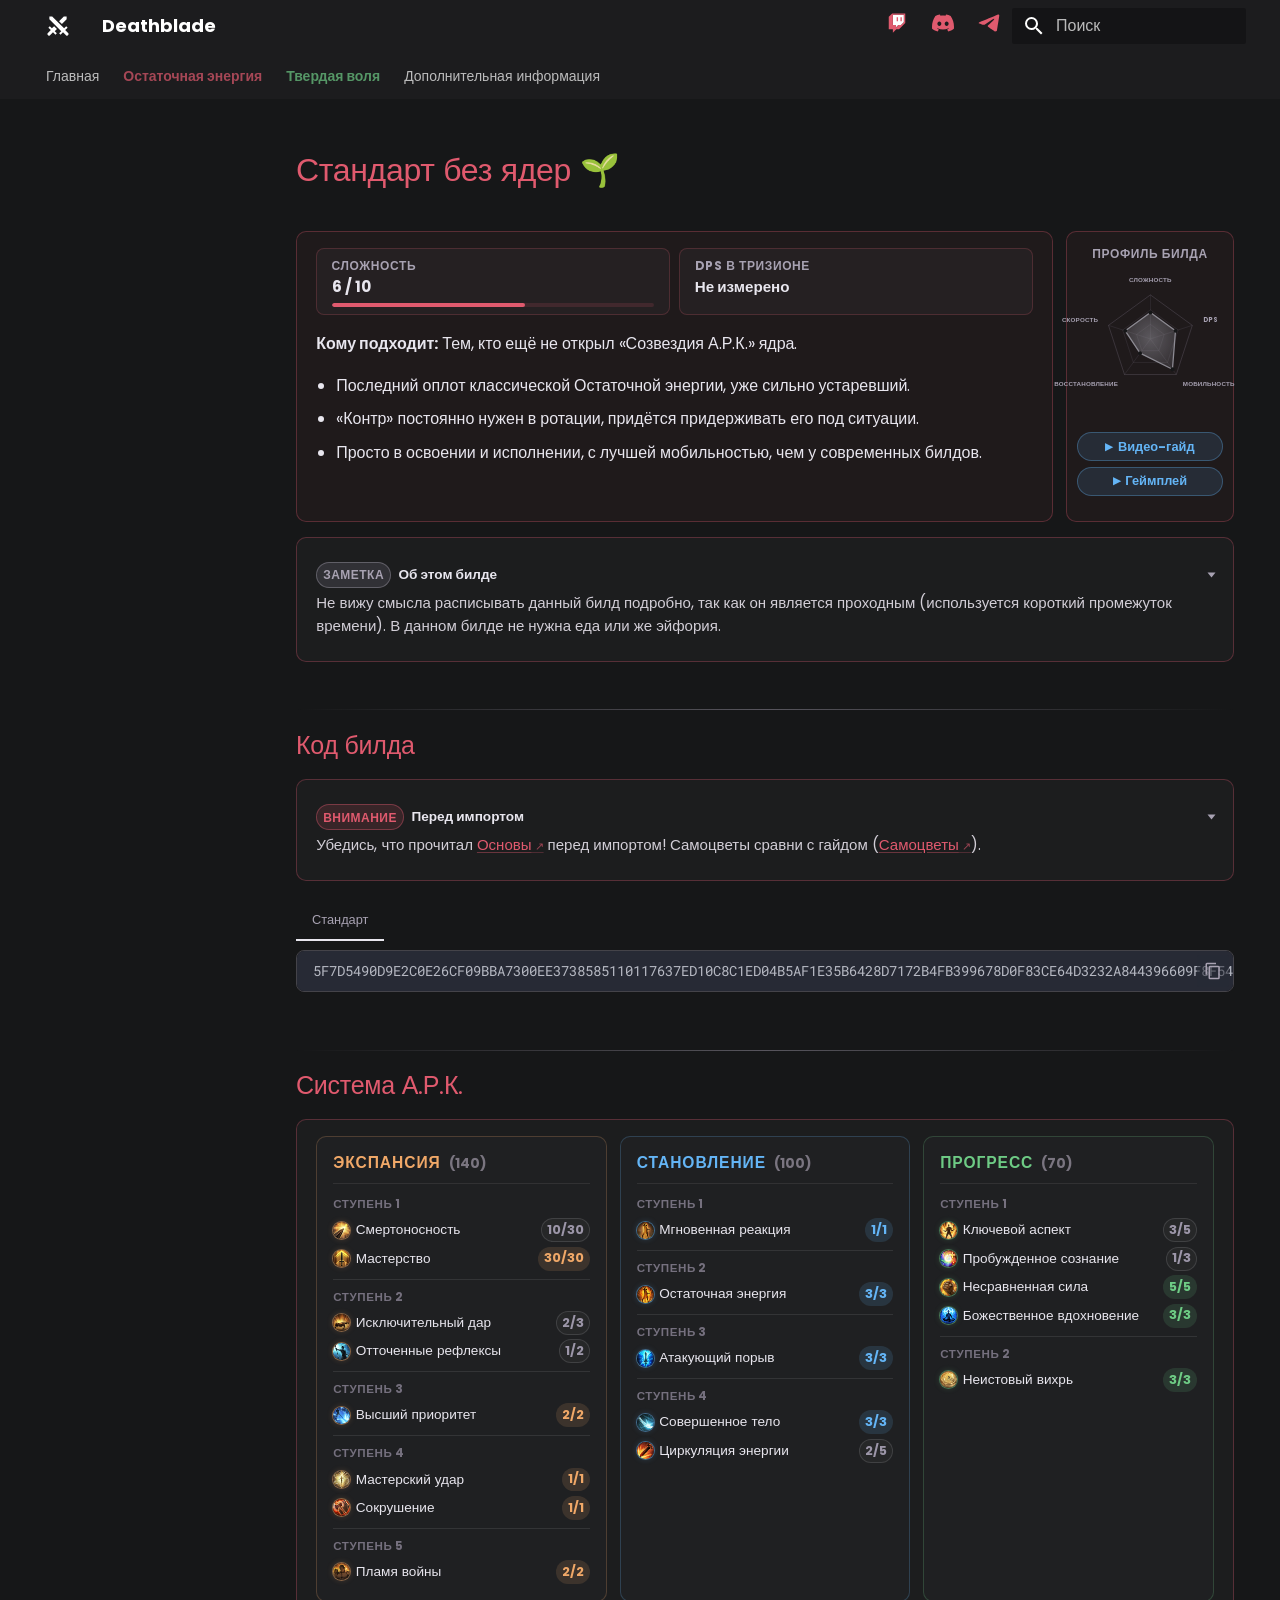
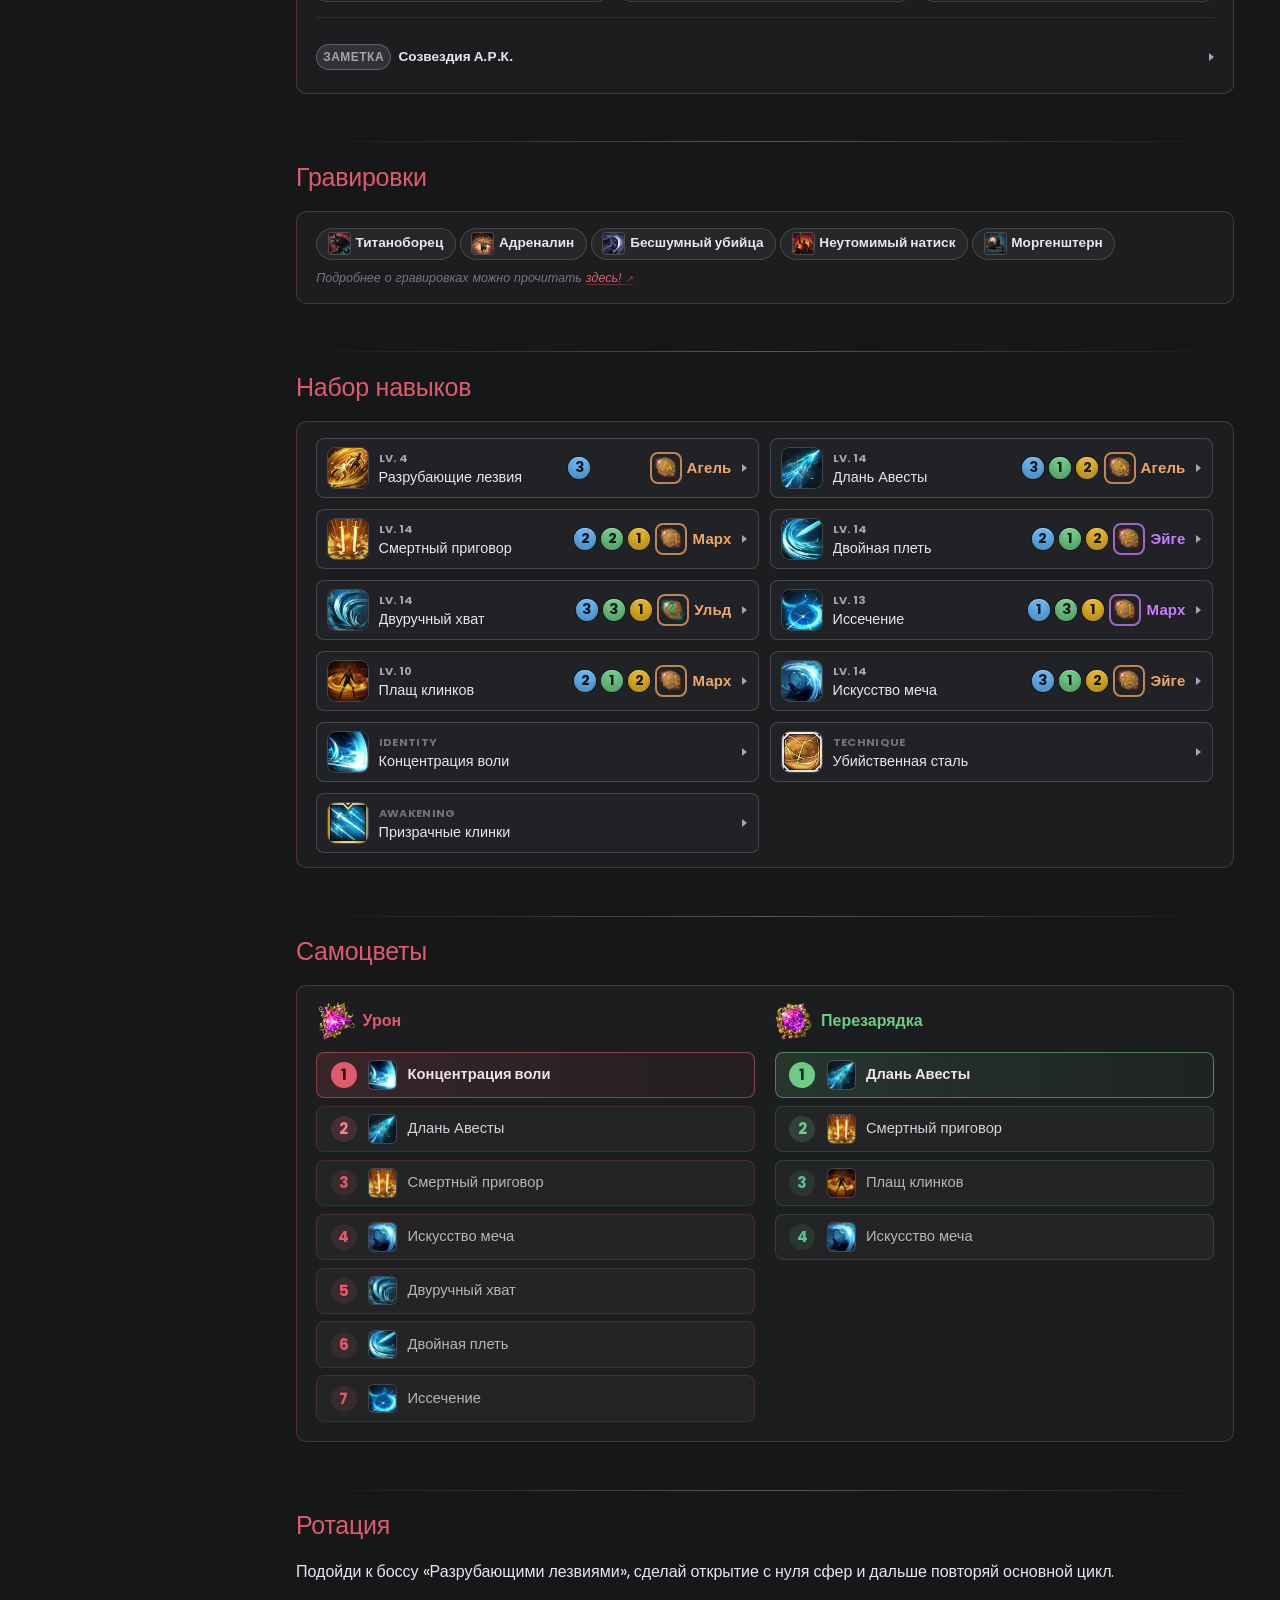
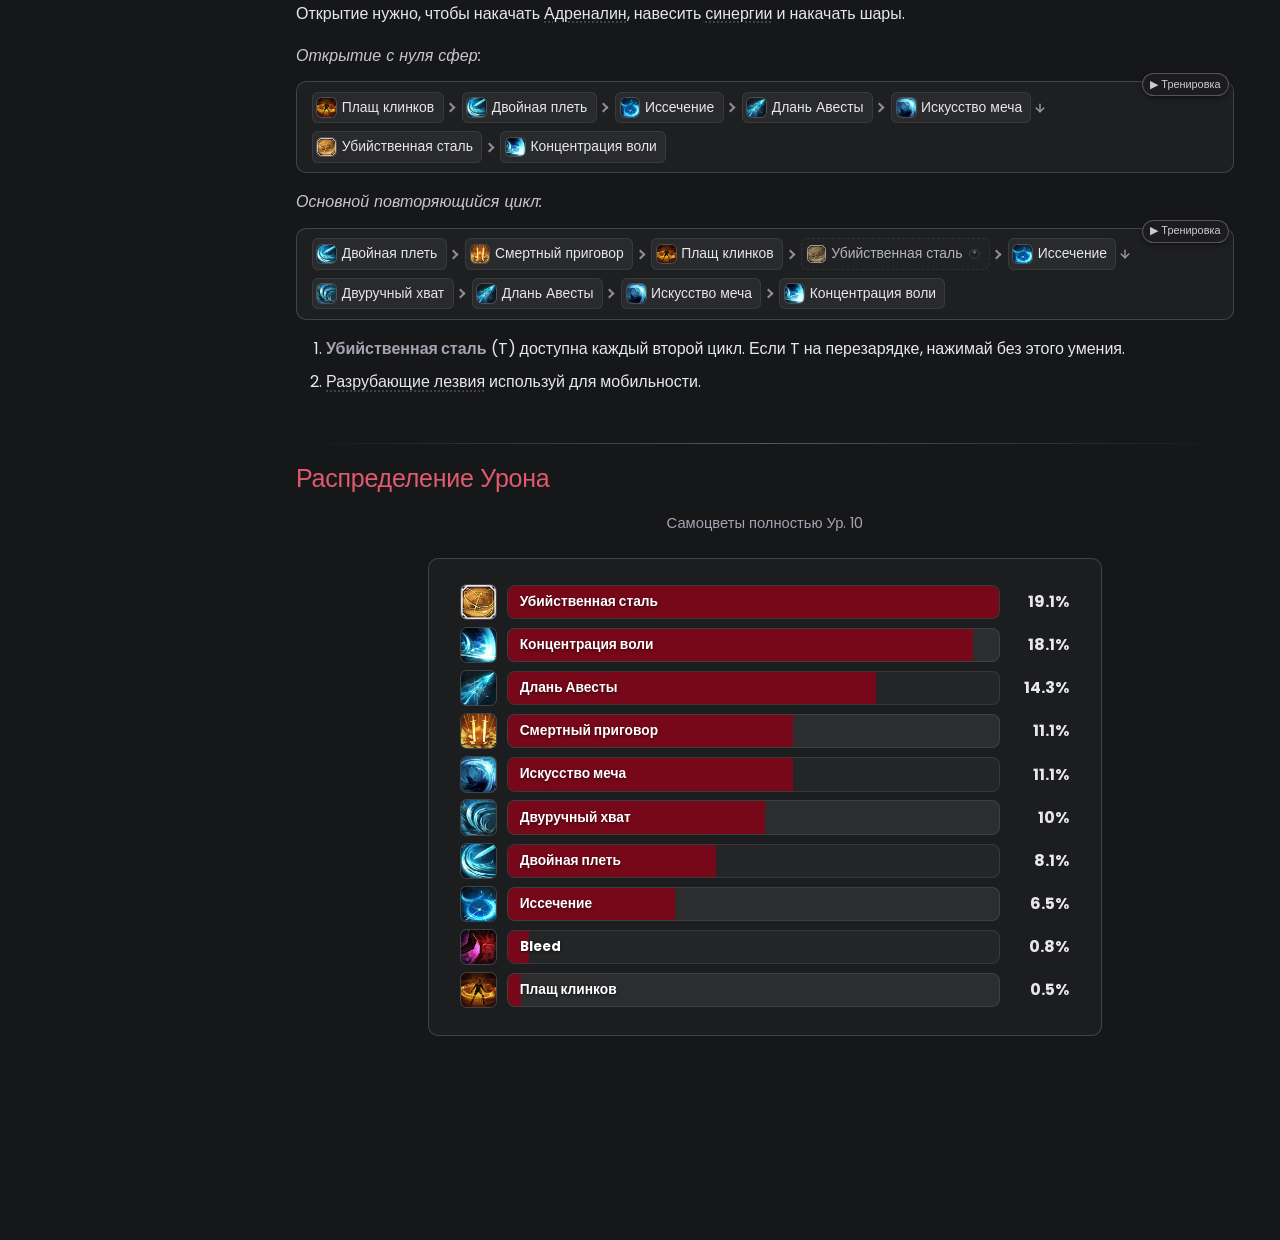
<file: remaining-energy/standard/index.html>
<!doctype html>
<html lang="ru" class="no-js">
  <head>
    
      <meta charset="utf-8">
      <meta name="viewport" content="width=device-width,initial-scale=1">
      
        <meta name="description" content="Remaining Energy & Surge Deathblade guides">
      
      
      
        <link rel="canonical" href="https://Henstlly.github.io/deathblade/remaining-energy/standard/">
      
      
      
      
        
      
      
      <link rel="icon" href="../../assets/favicon.svg">
      <meta name="generator" content="mkdocs-1.6.1, mkdocs-material-9.7.7">
    
    
      
        <title>Стандарт без ядер 🌱 - Deathblade</title>
      
    
    
      <link rel="stylesheet" href="../../assets/stylesheets/main.ec1eaa64.min.css">
      
        
        <link rel="stylesheet" href="../../assets/stylesheets/palette.ab4e12ef.min.css">
      
      


    
    
      
    
    
      
        
        
        
        <link rel="stylesheet" href="../../assets/external/fonts.googleapis.com/css.9a3d0420.css">
        <style>:root{--md-text-font:"Poppins";--md-code-font:"Roboto Mono"}</style>
      
    
    
      <link rel="stylesheet" href="../../stylesheets/extra.css?v=171">
    
    <script>__md_scope=new URL("../..",location),__md_hash=e=>[...e].reduce(((e,_)=>(e<<5)-e+_.charCodeAt(0)),0),__md_get=(e,_=localStorage,t=__md_scope)=>JSON.parse(_.getItem(t.pathname+"."+e)),__md_set=(e,_,t=localStorage,a=__md_scope)=>{try{t.setItem(a.pathname+"."+e,JSON.stringify(_))}catch(e){}}</script>
    
      

    
    
  </head>
  
  
    
    
    
    
    
    <body dir="ltr" data-md-color-scheme="slate" data-md-color-primary="black" data-md-color-accent="red">
  
    
    <input class="md-toggle" data-md-toggle="drawer" type="checkbox" id="__drawer" autocomplete="off">
    <input class="md-toggle" data-md-toggle="search" type="checkbox" id="__search" autocomplete="off">
    <label class="md-overlay" for="__drawer"></label>
    <div data-md-component="skip">
      
        
        <a href="#_1" class="md-skip">
          Перейти к содержанию
        </a>
      
    </div>
    <div data-md-component="announce">
      
    </div>
    
    
      

<header class="md-header" data-md-component="header">
  <nav class="md-header__inner md-grid" aria-label="Верхний колонтитул">
    <a href="../.." title="Deathblade" class="md-header__button md-logo" aria-label="Deathblade" data-md-component="logo">
      
  
  <svg xmlns="http://www.w3.org/2000/svg" viewBox="0 0 24 24"><path d="m6.2 2.44 11.9 11.9 2.12-2.12 1.41 1.41-2.47 2.47 3.18 3.18c.39.39.39 1.02 0 1.41l-.71.71a.996.996 0 0 1-1.41 0L17 18.23l-2.44 2.47-1.41-1.41 2.12-2.12-11.9-11.9V2.44zM15.89 10l4.74-4.74V2.44H17.8l-4.74 4.74zm-4.95 5-2.83-2.87-2.21 2.21-2.12-2.12-1.41 1.41 2.47 2.47-3.18 3.19a.996.996 0 0 0 0 1.41l.71.71c.39.39 1.02.39 1.41 0L7 18.23l2.44 2.47 1.41-1.41-2.12-2.12z"/></svg>

    </a>
    <label class="md-header__button md-icon" for="__drawer">
      
      <svg xmlns="http://www.w3.org/2000/svg" viewBox="0 0 24 24"><path d="M3 6h18v2H3zm0 5h18v2H3zm0 5h18v2H3z"/></svg>
    </label>
    <div class="md-header__title" data-md-component="header-title">
      <div class="md-header__ellipsis">
        <div class="md-header__topic">
          <span class="md-ellipsis">
            Deathblade
          </span>
        </div>
        <div class="md-header__topic" data-md-component="header-topic">
          <span class="md-ellipsis">
            
              Стандарт без ядер 🌱
            
          </span>
        </div>
      </div>
    </div>
    
      
    
    
    
    
      
      
        <label class="md-header__button md-icon" for="__search">
          
          <svg xmlns="http://www.w3.org/2000/svg" viewBox="0 0 24 24"><path d="M9.5 3A6.5 6.5 0 0 1 16 9.5c0 1.61-.59 3.09-1.56 4.23l.27.27h.79l5 5-1.5 1.5-5-5v-.79l-.27-.27A6.52 6.52 0 0 1 9.5 16 6.5 6.5 0 0 1 3 9.5 6.5 6.5 0 0 1 9.5 3m0 2C7 5 5 7 5 9.5S7 14 9.5 14 14 12 14 9.5 12 5 9.5 5"/></svg>
        </label>
        <div class="md-search" data-md-component="search" role="dialog">
  <label class="md-search__overlay" for="__search"></label>
  <div class="md-search__inner" role="search">
    <form class="md-search__form" name="search">
      <input type="text" class="md-search__input" name="query" aria-label="Поиск" placeholder="Поиск" autocapitalize="off" autocorrect="off" autocomplete="off" spellcheck="false" data-md-component="search-query" required>
      <label class="md-search__icon md-icon" for="__search">
        
        <svg xmlns="http://www.w3.org/2000/svg" viewBox="0 0 24 24"><path d="M9.5 3A6.5 6.5 0 0 1 16 9.5c0 1.61-.59 3.09-1.56 4.23l.27.27h.79l5 5-1.5 1.5-5-5v-.79l-.27-.27A6.52 6.52 0 0 1 9.5 16 6.5 6.5 0 0 1 3 9.5 6.5 6.5 0 0 1 9.5 3m0 2C7 5 5 7 5 9.5S7 14 9.5 14 14 12 14 9.5 12 5 9.5 5"/></svg>
        
        <svg xmlns="http://www.w3.org/2000/svg" viewBox="0 0 24 24"><path d="M20 11v2H8l5.5 5.5-1.42 1.42L4.16 12l7.92-7.92L13.5 5.5 8 11z"/></svg>
      </label>
      <nav class="md-search__options" aria-label="Поиск">
        
        <button type="reset" class="md-search__icon md-icon" title="Очистить" aria-label="Очистить" tabindex="-1">
          
          <svg xmlns="http://www.w3.org/2000/svg" viewBox="0 0 24 24"><path d="M19 6.41 17.59 5 12 10.59 6.41 5 5 6.41 10.59 12 5 17.59 6.41 19 12 13.41 17.59 19 19 17.59 13.41 12z"/></svg>
        </button>
      </nav>
      
        <div class="md-search__suggest" data-md-component="search-suggest"></div>
      
    </form>
    <div class="md-search__output">
      <div class="md-search__scrollwrap" tabindex="0" data-md-scrollfix>
        <div class="md-search-result" data-md-component="search-result">
          <div class="md-search-result__meta">
            Инициализация поиска
          </div>
          <ol class="md-search-result__list" role="presentation"></ol>
        </div>
      </div>
    </div>
  </div>
</div>
      
    
    
  </nav>
  
</header>
    
    <div class="md-container" data-md-component="container">
      
      
        
          
            
<nav class="md-tabs" aria-label="Вкладки" data-md-component="tabs">
  <div class="md-grid">
    <ul class="md-tabs__list">
      
        
  
  
  
  
    <li class="md-tabs__item">
      <a href="../.." class="md-tabs__link">
        
  
  
    
  
  Главная

      </a>
    </li>
  

      
        
  
  
  
  
    
    
      <li class="md-tabs__item">
        <a href="../essentials/" class="md-tabs__link">
          
  
  
    
  
  Остаточная энергия

        </a>
      </li>
    
  

      
        
  
  
  
  
    
    
      <li class="md-tabs__item">
        <a href="../../surge/essentials/" class="md-tabs__link">
          
  
  
    
  
  Твердая воля

        </a>
      </li>
    
  

      
        
  
  
  
  
    <li class="md-tabs__item">
      <a href="../../resources/" class="md-tabs__link">
        
  
  
    
  
  Дополнительная информация

      </a>
    </li>
  

      
    </ul>
  </div>
</nav>
          
        
      
      <main class="md-main" data-md-component="main">
        <div class="md-main__inner md-grid">
          
            
              
              <div class="md-sidebar md-sidebar--primary" data-md-component="sidebar" data-md-type="navigation" >
                <div class="md-sidebar__scrollwrap">
                  <div class="md-sidebar__inner">
                    


  


  

<nav class="md-nav md-nav--primary md-nav--lifted md-nav--integrated" aria-label="Навигация" data-md-level="0">
  <label class="md-nav__title" for="__drawer">
    <a href="../.." title="Deathblade" class="md-nav__button md-logo" aria-label="Deathblade" data-md-component="logo">
      
  
  <svg xmlns="http://www.w3.org/2000/svg" viewBox="0 0 24 24"><path d="m6.2 2.44 11.9 11.9 2.12-2.12 1.41 1.41-2.47 2.47 3.18 3.18c.39.39.39 1.02 0 1.41l-.71.71a.996.996 0 0 1-1.41 0L17 18.23l-2.44 2.47-1.41-1.41 2.12-2.12-11.9-11.9V2.44zM15.89 10l4.74-4.74V2.44H17.8l-4.74 4.74zm-4.95 5-2.83-2.87-2.21 2.21-2.12-2.12-1.41 1.41 2.47 2.47-3.18 3.19a.996.996 0 0 0 0 1.41l.71.71c.39.39 1.02.39 1.41 0L7 18.23l2.44 2.47 1.41-1.41-2.12-2.12z"/></svg>

    </a>
    Deathblade
  </label>
  
  <ul class="md-nav__list" data-md-scrollfix>
    
      
      
  
  
  
  
    <li class="md-nav__item">
      <a href="../.." class="md-nav__link">
        
  
  
  <span class="md-ellipsis">
    
  
    Главная
  

    
  </span>
  
  

      </a>
    </li>
  

    
      
      
  
  
  
  
    
    
      
        
      
        
      
        
      
    
    
    
      
      
        
      
    
    
    <li class="md-nav__item md-nav__item--nested">
      
        
        
        <input class="md-nav__toggle md-toggle " type="checkbox" id="__nav_2" >
        
          
          <label class="md-nav__link" for="__nav_2" id="__nav_2_label" tabindex="0">
            
  
  
  <span class="md-ellipsis">
    
  
    Остаточная энергия
  

    
  </span>
  
  

            <span class="md-nav__icon md-icon"></span>
          </label>
        
        <nav class="md-nav" data-md-level="1" aria-labelledby="__nav_2_label" aria-expanded="false">
          <label class="md-nav__title" for="__nav_2">
            <span class="md-nav__icon md-icon"></span>
            
  
    Остаточная энергия
  

          </label>
          <ul class="md-nav__list" data-md-scrollfix>
            
              
                
  
  
  
  
    <li class="md-nav__item">
      <a href="../essentials/" class="md-nav__link">
        
  
  
  <span class="md-ellipsis">
    
  
    Основы
  

    
  </span>
  
  

      </a>
    </li>
  

              
            
              
                
  
  
  
  
    <li class="md-nav__item">
      <a href="../111-head-hunt/" class="md-nav__link">
        
  
  
  <span class="md-ellipsis">
    
  
    111 Классика
  

    
  </span>
  
  

      </a>
    </li>
  

              
            
              
                
  
  
  
  
    <li class="md-nav__item">
      <a href="../333-ceiling/" class="md-nav__link">
        
  
  
  <span class="md-ellipsis">
    
  
    333 Шакрамы ★
  

    
  </span>
  
  

      </a>
    </li>
  

              
            
          </ul>
        </nav>
      
    </li>
  

    
      
      
  
  
  
  
    
    
      
        
      
        
      
        
      
    
    
    
      
      
        
      
    
    
    <li class="md-nav__item md-nav__item--nested">
      
        
        
        <input class="md-nav__toggle md-toggle " type="checkbox" id="__nav_3" >
        
          
          <label class="md-nav__link" for="__nav_3" id="__nav_3_label" tabindex="0">
            
  
  
  <span class="md-ellipsis">
    
  
    Твердая воля
  

    
  </span>
  
  

            <span class="md-nav__icon md-icon"></span>
          </label>
        
        <nav class="md-nav" data-md-level="1" aria-labelledby="__nav_3_label" aria-expanded="false">
          <label class="md-nav__title" for="__nav_3">
            <span class="md-nav__icon md-icon"></span>
            
  
    Твердая воля
  

          </label>
          <ul class="md-nav__list" data-md-scrollfix>
            
              
                
  
  
  
  
    <li class="md-nav__item">
      <a href="../../surge/essentials/" class="md-nav__link">
        
  
  
  <span class="md-ellipsis">
    
  
    Основы
  

    
  </span>
  
  

      </a>
    </li>
  

              
            
              
                
  
  
  
  
    <li class="md-nav__item">
      <a href="../../surge/111-classic/" class="md-nav__link">
        
  
  
  <span class="md-ellipsis">
    
  
    111 Классика
  

    
  </span>
  
  

      </a>
    </li>
  

              
            
              
                
  
  
  
  
    <li class="md-nav__item">
      <a href="../../surge/222-speedy/" class="md-nav__link">
        
  
  
  <span class="md-ellipsis">
    
  
    222 Ускоренный
  

    
  </span>
  
  

      </a>
    </li>
  

              
            
          </ul>
        </nav>
      
    </li>
  

    
      
      
  
  
  
  
    <li class="md-nav__item">
      <a href="../../resources/" class="md-nav__link">
        
  
  
  <span class="md-ellipsis">
    
  
    Дополнительная информация
  

    
  </span>
  
  

      </a>
    </li>
  

    
  </ul>
</nav>
                  </div>
                </div>
              </div>
            
            
          
          
            <div class="md-content" data-md-component="content">
              
              <article class="md-content__inner md-typeset">
                
                  



<h1 id="_1">Стандарт без ядер 🌱<a class="headerlink" href="#_1" title="Permanent link">&para;</a></h1>
<div class="build-card-row">
<div class="build-card">
<!-- Difficulty/Trixion stats above, AND the pentagon badge below,
     both read from javascripts/build-data.js (window.DB_BUILD_DATA) - there is
     nothing to hand-edit in either div itself. Find this build by its
     data-build id there and edit pentagon/difficulty/trixion/bestFor/etc.;
     the stat row, the pentagon badge, and the essentials.md comparison table
     all update together from that one place. -->
<div class="build-stats" data-build="standard" data-family="re"></div>
<p><strong class="best-для">Кому подходит:</strong> Тем, кто ещё не открыл «Созвездия А.Р.К.» ядра.</p>
<ul>
<li>Последний оплот классической Остаточной энергии, уже сильно устаревший.</li>
<li>«Контр» постоянно нужен в ротации, придётся придерживать его под ситуации.</li>
<li>Просто в освоении и исполнении, с лучшей мобильностью, чем у современных билдов.</li>
</ul>
</div>
<div class="pentagon-badge" data-build="standard" data-family="re">
<div class="pentagon-badge-title">Профиль билда</div>
<div class="pentagon-svg-mount"></div>
<div class="pentagon-badge-extra">
<p><a class="video-chip" href="https://www.youtube.com/watch?v=pZDYek5l1og&amp;t=467s">Видео-гайд</a> <a class="video-chip" href="https://www.youtube.com/watch?v=xmxCjwImyrg">Геймплей</a></p>
</div>
</div>
</div>
<div class="setup-panel" data-accent="lavender">
<div class="setup-notes">
<details class="setup-note" data-kind="note" open="open">
<summary><span class="setup-note-tag">Заметка</span>Об этом билде<span class="setup-note-arrow"></span></summary>
<p>Не вижу смысла расписывать данный билд подробно, так как он является проходным (используется короткий промежуток времени). В данном билде не нужна еда или же эйфория.</p>
</details>
</div>
</div>
<h2 id="skill-codes">Код билда<a class="headerlink" href="#skill-codes" title="Permanent link">&para;</a></h2>
<div class="setup-panel" data-accent="lavender">
<div class="setup-notes">
<details class="setup-note" data-kind="danger" open="open">
<summary><span class="setup-note-tag">Внимание</span>Перед импортом<span class="setup-note-arrow"></span></summary>
<p>Убедись, что прочитал <a href="../essentials/">Основы</a> перед импортом! Самоцветы сравни с гайдом (<a href="#gems">Самоцветы</a>).</p>
</details>
</div>
</div>
<!-- Paste the exported skill-code string (from the in-game loadout share
     feature) into the fenced code block below. Each `=== "Tab Name"` block is
     a separate tab holding its own code + optional italic note above it -
     copy that pattern to add another import option (e.g. an easier variant). -->

<div class="tabbed-set tabbed-alternate" data-tabs="1:1"><input checked="checked" id="__tabbed_1_1" name="__tabbed_1" type="radio" /><div class="tabbed-labels"><label for="__tabbed_1_1">Стандарт</label></div>
<div class="tabbed-content">
<div class="tabbed-block">
<div class="highlight"><pre><span></span><code>5F7D5490D9E2C0E26CF09BBA7300EE3738585110117637ED10C8C1ED04B5AF1E35B6428D7172B4FB399678D0F83CE64D3232A844396609F8F5466877D357B98D
</code></pre></div>
</div>
</div>
</div>
<h2 id="ark-setup">Система А.Р.К.<a class="headerlink" href="#ark-setup" title="Permanent link">&para;</a></h2>
<!-- ark-passives / ark-cores JSON below use the site-wide node/core id
     vocabulary - each ark-passives node only needs its id + invested level,
     tier/max/name/icon all resolve from ap-node-names.js. Full schema is
     documented in javascripts/ark-passive-tree.js and ark-core-badge.js's
     "EASY EDIT GUIDE" comments. A nested "Alt" details block (e.g. an
     easier/optional variant) can carry its own compact ark-passives/
     skill-setup pair for that alternative - copy the existing pattern
     rather than editing the main tree in place. -->

<div class="setup-panel" data-accent="lavender">
<div class="ark-passives" data-family="re">
<script type="application/json">
[
    { "id": "evolution", "nodes": [
      { "id": "crit", "level": 10 },
      { "id": "specialization", "level": 30 },
      { "id": "limitbreakevo", "level": 2 },
      { "id": "keensense", "level": 1 },
      { "id": "strike", "level": 2 },
      { "id": "master", "level": 1 },
      { "id": "pulverize", "level": 1 },
      { "id": "standingstriker", "level": 2 }
    ] },
    { "id": "enlightenment", "nodes": [
      { "id": "swiftstrike", "level": 1 },
      { "id": "remainingenergy", "level": 3 },
      { "id": "firmwill", "level": 3 },
      { "id": "extremebodymovement", "level": 3 },
      { "id": "orbcirculation", "level": 2 }
    ] },
    { "id": "leap", "nodes": [
      { "id": "transcendentpower", "level": 3 },
      { "id": "awakeningamplifier", "level": 1 },
      { "id": "unleashedpower", "level": 5 },
      { "id": "instantspell", "level": 3 },
      { "id": "danceofnightmares", "level": 3 }
    ] }
  ]
</script>
</div>
<div class="setup-notes">
<details class="setup-note" data-kind="note">
<summary><span class="setup-note-tag">Заметка</span>Созвездия А.Р.К.<span class="setup-note-arrow"></span></summary>
<div class="ark-cores" data-family="re">
<script type="application/json">
[
  { "core": "sun", "label": "Art Master", "points": 0 },
  { "core": "moon", "label": "Arts Core", "points": 0 },
  { "core": "star", "label": "Basics", "points": 0 }
]
</script>
</div>
</details>
</div>
</div>
<h2 id="engravings">Гравировки<a class="headerlink" href="#engravings" title="Permanent link">&para;</a></h2>
<div class="setup-panel" data-accent="lavender">
<div class="engraving-loadout engraving-loadout-fixed">
<p><span class="engraving-chip" data-skill-id="grudge"><img class="skill-icon" src="../../assets/shared/icon-grudge.png" alt="">Титаноборец</span>
<span class="engraving-chip" data-skill-id="adrenaline"><img class="skill-icon" src="../../assets/shared/icon-adrenaline.png" alt="">Адреналин</span>
<span class="engraving-chip" data-skill-id="ambushmaster"><img class="skill-icon" src="../../assets/shared/icon-ambushmaster.png" alt="">Бесшумный убийца</span>
<span class="engraving-chip" data-skill-id="raidcaptain"><img class="skill-icon" src="../../assets/shared/icon-raidcaptain.png" alt="">Неутомимый натиск</span>
<span class="engraving-chip" data-skill-id="keenbluntweapon"><img class="skill-icon" src="../../assets/shared/icon-keenbluntweapon.png" alt="">Моргенштерн</span></p>
</div>
<p class="engraving-loadout-hint engraving-loadout-hint-line">Подробнее о гравировках можно прочитать <a href="../essentials/#engravings">здесь!</a></p>
</div>
<h2 id="skill-setup">Набор навыков<a class="headerlink" href="#skill-setup" title="Permanent link">&para;</a></h2>
<!-- Full skill-setup schema (id/level/tripods/rune/subtitle/picks) is in
     javascripts/skill-setup.js's "EASY EDIT GUIDE" comment. Names, icons, and
     tags resolve automatically by id from skill-data.js - only add "name" to
     override the display text for a genuine one-off case. -->

<div class="setup-panel" data-accent="lavender">
<div class="skill-setup" data-family="re">
<script type="application/json">
[
  {"id": "spincutter", "level": 4, "tripods": [3], "rune": {"tier": "legendary", "name": "Galewind"}},
  {"id": "soulabsorber", "level": 14, "tripods": [3, 1, 2], "rune": {"tier": "legendary", "name": "Galewind"}},
  {"id": "deathsentence", "level": 14, "tripods": [2, 2, 1], "rune": {"tier": "legendary", "name": "Focus"}},
  {"id": "twinshadows", "level": 14, "tripods": [2, 1, 2], "rune": {"tier": "epic", "name": "Wealth"}},
  {"id": "earthcleaver", "level": 14, "tripods": [3, 3, 1], "rune": {"tier": "legendary", "name": "Vision"}},
  {"id": "turningslash", "level": 13, "tripods": [1, 3, 1], "rune": {"tier": "epic", "name": "Focus"}},
  {"id": "maelstrom", "level": 10, "tripods": [2, 1, 2], "rune": {"tier": "legendary", "name": "Focus"}},
  {"id": "voidstrike", "level": 14, "tripods": [3, 1, 2], "rune": {"tier": "legendary", "name": "Wealth"}},
  {"id": "surge", "subtitle": "Identity"},
  {"id": "deathlyslash", "subtitle": "Technique"},
  {"id": "bladeassault", "subtitle": "Awakening"}
]
</script>
</div>
</div>
<h2 id="gems">Самоцветы<a class="headerlink" href="#gems" title="Permanent link">&para;</a></h2>
<!-- Ranked skill-id lists per column (dmg/cd), top = highest priority.
     Full schema, including the expandable "alts" form for a swappable
     alternative, is in javascripts/gem-priority.js's "EASY EDIT GUIDE"
     comment. -->

<div class="setup-panel" data-accent="lavender">
<div class="gem-priority">
<script type="application/json">
[
  { "col": "dmg", "items": [
    "surge", "soulabsorber", "deathsentence", "voidstrike",
    "earthcleaver", "twinshadows", "turningslash"
  ] },
  { "col": "cd", "items": [
    "soulabsorber", "deathsentence", "maelstrom", "voidstrike"
  ] }
]
</script>
</div>
</div>
<h2 id="rotation">Ротация<a class="headerlink" href="#rotation" title="Permanent link">&para;</a></h2>
<!-- Each `.rotation-line` is a compact JSON step list of skill ids in
     order - names/icons resolve automatically, same id vocabulary as Skill
     Setup and Gems above. Full schema (situational steps, swapNext,
     cycleRef, trailing suffix, etc.) is in javascripts/rotation-line.js's
     "EASY EDIT GUIDE" comment. -->

<p>Подойди к боссу «Разрубающими лезвиями», сделай открытие с нуля сфер и дальше повторяй основной цикл.</p>
<p>Открытие нужно, чтобы накачать <span class="skill-mention" data-skill-id="adrenaline">Адреналин</span>, навесить <span class="skill-mention" data-glossary-id="synergy">синергии</span> и накачать шары.</p>
<p class="lead"><em>Открытие с нуля сфер:</em></p>
<div class="rotation-line">
<script type="application/json">
["maelstrom", "twinshadows", "turningslash", "soulabsorber", "voidstrike", "deathlyslash", "surge"]
</script>
</div>
<p class="lead"><em>Основной повторяющийся цикл:</em></p>
<div class="rotation-line">
<script type="application/json">
["twinshadows", "deathsentence", "maelstrom",
 { "id": "deathlyslash", "situational": "every other rotation" },
 "turningslash", "earthcleaver", "soulabsorber", "voidstrike", "surge"]
</script>
</div>
<ol>
<li><span class="skill-inline" data-skill-id="deathlyslash"><span class="skill-inline-name">Убийственная сталь</span></span> (T) доступна каждый второй цикл. Если T на перезарядке, нажимай без этого умения.</li>
<li><span class="skill-mention" data-skill-id="spincutter">Разрубающие лезвия</span> используй для мобильности.</li>
</ol>
<h2 id="dps-spread">Распределение Урона<a class="headerlink" href="#dps-spread" title="Permanent link">&para;</a></h2>
<!-- data-labels / data-values / data-ids are three parallel comma-separated
     lists, ordered highest % first - update after a fresh Trixion recording
     or a balance pass. Full schema is in javascripts/dps-chart.js's
     "EASY EDIT GUIDE" comment. -->

<p class="dps-showcase-caption">Самоцветы полностью Ур. 10</p>

<div class="dps-showcase">
<div class="dps-showcase-frame">
<div class="dps-chart" data-ids="deathlyslash,surge,soulabsorber,deathsentence,voidstrike,earthcleaver,twinshadows,turningslash,bleed,maelstrom" data-show-icons="data-show-icons" data-values="19.1,18.1,14.3,11.1,11.1,10,8.1,6.5,0.8,0.5"></div>
</div>
</div>












                
              </article>
            </div>
          
          
<script>var target=document.getElementById(location.hash.slice(1));target&&target.name&&(target.checked=target.name.startsWith("__tabbed_"))</script>
        </div>
        
          <button type="button" class="md-top md-icon" data-md-component="top" hidden>
  
  <svg xmlns="http://www.w3.org/2000/svg" viewBox="0 0 24 24"><path d="M13 20h-2V8l-5.5 5.5-1.42-1.42L12 4.16l7.92 7.92-1.42 1.42L13 8z"/></svg>
  К началу
</button>
        
      </main>
      
        <footer class="md-footer">
  
    
  
  <div class="md-footer-meta md-typeset">
    <div class="md-footer-meta__inner md-grid">
      <div class="md-copyright">
  
  
</div>
      
    </div>
  </div>
</footer>
      
    </div>
    <div class="md-dialog" data-md-component="dialog">
      <div class="md-dialog__inner md-typeset"></div>
    </div>
    
      <div class="md-progress" data-md-component="progress" role="progressbar"></div>
    
    
    
      
      
      <script id="__config" type="application/json">{"annotate": null, "base": "../..", "features": ["navigation.instant", "navigation.instant.progress", "navigation.instant.prefetch", "navigation.footer", "navigation.tabs", "navigation.sections", "navigation.top", "navigation.indexes", "navigation.tracking", "toc.integrate", "toc.follow", "content.code.copy", "search.suggest", "search.highlight"], "search": "../../assets/javascripts/workers/search.2c215733.min.js", "tags": null, "translations": {"clipboard.copied": "\u0421\u043a\u043e\u043f\u0438\u0440\u043e\u0432\u0430\u043d\u043e \u0432 \u0431\u0443\u0444\u0435\u0440", "clipboard.copy": "\u041a\u043e\u043f\u0438\u0440\u043e\u0432\u0430\u0442\u044c \u0432 \u0431\u0443\u0444\u0435\u0440", "search.result.more.one": "\u0415\u0449\u0451 1 \u043d\u0430 \u044d\u0442\u043e\u0439 \u0441\u0442\u0440\u0430\u043d\u0438\u0446\u0435", "search.result.more.other": "\u0415\u0449\u0451 # \u043d\u0430 \u044d\u0442\u043e\u0439 \u0441\u0442\u0440\u0430\u043d\u0438\u0446\u0435", "search.result.none": "\u0421\u043e\u0432\u043f\u0430\u0434\u0435\u043d\u0438\u0439 \u043d\u0435 \u043d\u0430\u0439\u0434\u0435\u043d\u043e", "search.result.one": "\u041d\u0430\u0439\u0434\u0435\u043d\u043e 1 \u0441\u043e\u0432\u043f\u0430\u0434\u0435\u043d\u0438\u0435", "search.result.other": "\u041d\u0430\u0439\u0434\u0435\u043d\u043e \u0441\u043e\u0432\u043f\u0430\u0434\u0435\u043d\u0438\u0439: #", "search.result.placeholder": "\u041d\u0430\u0447\u043d\u0438\u0442\u0435 \u043f\u0435\u0447\u0430\u0442\u0430\u0442\u044c \u0434\u043b\u044f \u043f\u043e\u0438\u0441\u043a\u0430", "search.result.term.missing": "\u041e\u0442\u0441\u0443\u0442\u0441\u0442\u0432\u0443\u0435\u0442", "select.version": "\u0412\u044b\u0431\u0435\u0440\u0438\u0442\u0435 \u0432\u0435\u0440\u0441\u0438\u044e"}, "version": null}</script>
    
    
      <script src="../../assets/javascripts/bundle.d7400e89.min.js"></script>
      
        <script src="../../javascripts/site-utils.js?v=10"></script>
      
        <script src="../../javascripts/header-links.js?v=1"></script>
      
        <script src="../../javascripts/lazy-calculators.js?v=24"></script>
      
        <script src="../../javascripts/extra.js?v=3"></script>
      
        <script src="../../javascripts/build-data.js?v=23"></script>
      
        <script src="../../javascripts/build-stats-badge.js?v=3"></script>
      
        <script src="../../javascripts/skill-data.js?v=24"></script>
      
        <script src="../../javascripts/skill-names.js?v=15"></script>
      
        <script src="../../javascripts/rune-data.js?v=6"></script>
      
        <script src="../../javascripts/skill-setup.js?v=11"></script>
      
        <script src="../../javascripts/essentials-table.js?v=6"></script>
      
        <script src="../../javascripts/core-options-data.js?v=8"></script>
      
        <script src="../../javascripts/ark-core-badge.js?v=9"></script>
      
        <script src="../../javascripts/ap-node-names.js?v=12"></script>
      
        <script src="../../javascripts/ap-node-effects.js?v=9"></script>
      
        <script src="../../javascripts/ark-passive-tree.js?v=8"></script>
      
        <script src="../../javascripts/gem-priority.js?v=8"></script>
      
        <script src="../../javascripts/pentagon-badge.js?v=5"></script>
      
        <script src="../../javascripts/rotation-line.js?v=15"></script>
      
        <script src="../../javascripts/skill-tooltip.js?v=15"></script>
      
        <script src="../../javascripts/ark-passive-tooltip.js?v=5"></script>
      
        <script src="../../javascripts/rune-tooltip.js?v=7"></script>
      
        <script src="../../javascripts/glossary-data.js?v=15"></script>
      
        <script src="../../javascripts/glossary-tooltip.js?v=3"></script>
      
        <script src="../../javascripts/rotation-practice.js?v=9"></script>
      
        <script src="../../javascripts/dps-chart.js?v=8"></script>
      
        <script src="../../javascripts/gem-dps-tooltip.js?v=11"></script>
      
        <script src="../../javascripts/build-compare.js?v=15"></script>
      
        <script src="../../javascripts/image-lightbox.js?v=1"></script>
      
    
  </body>
</html>
</file>
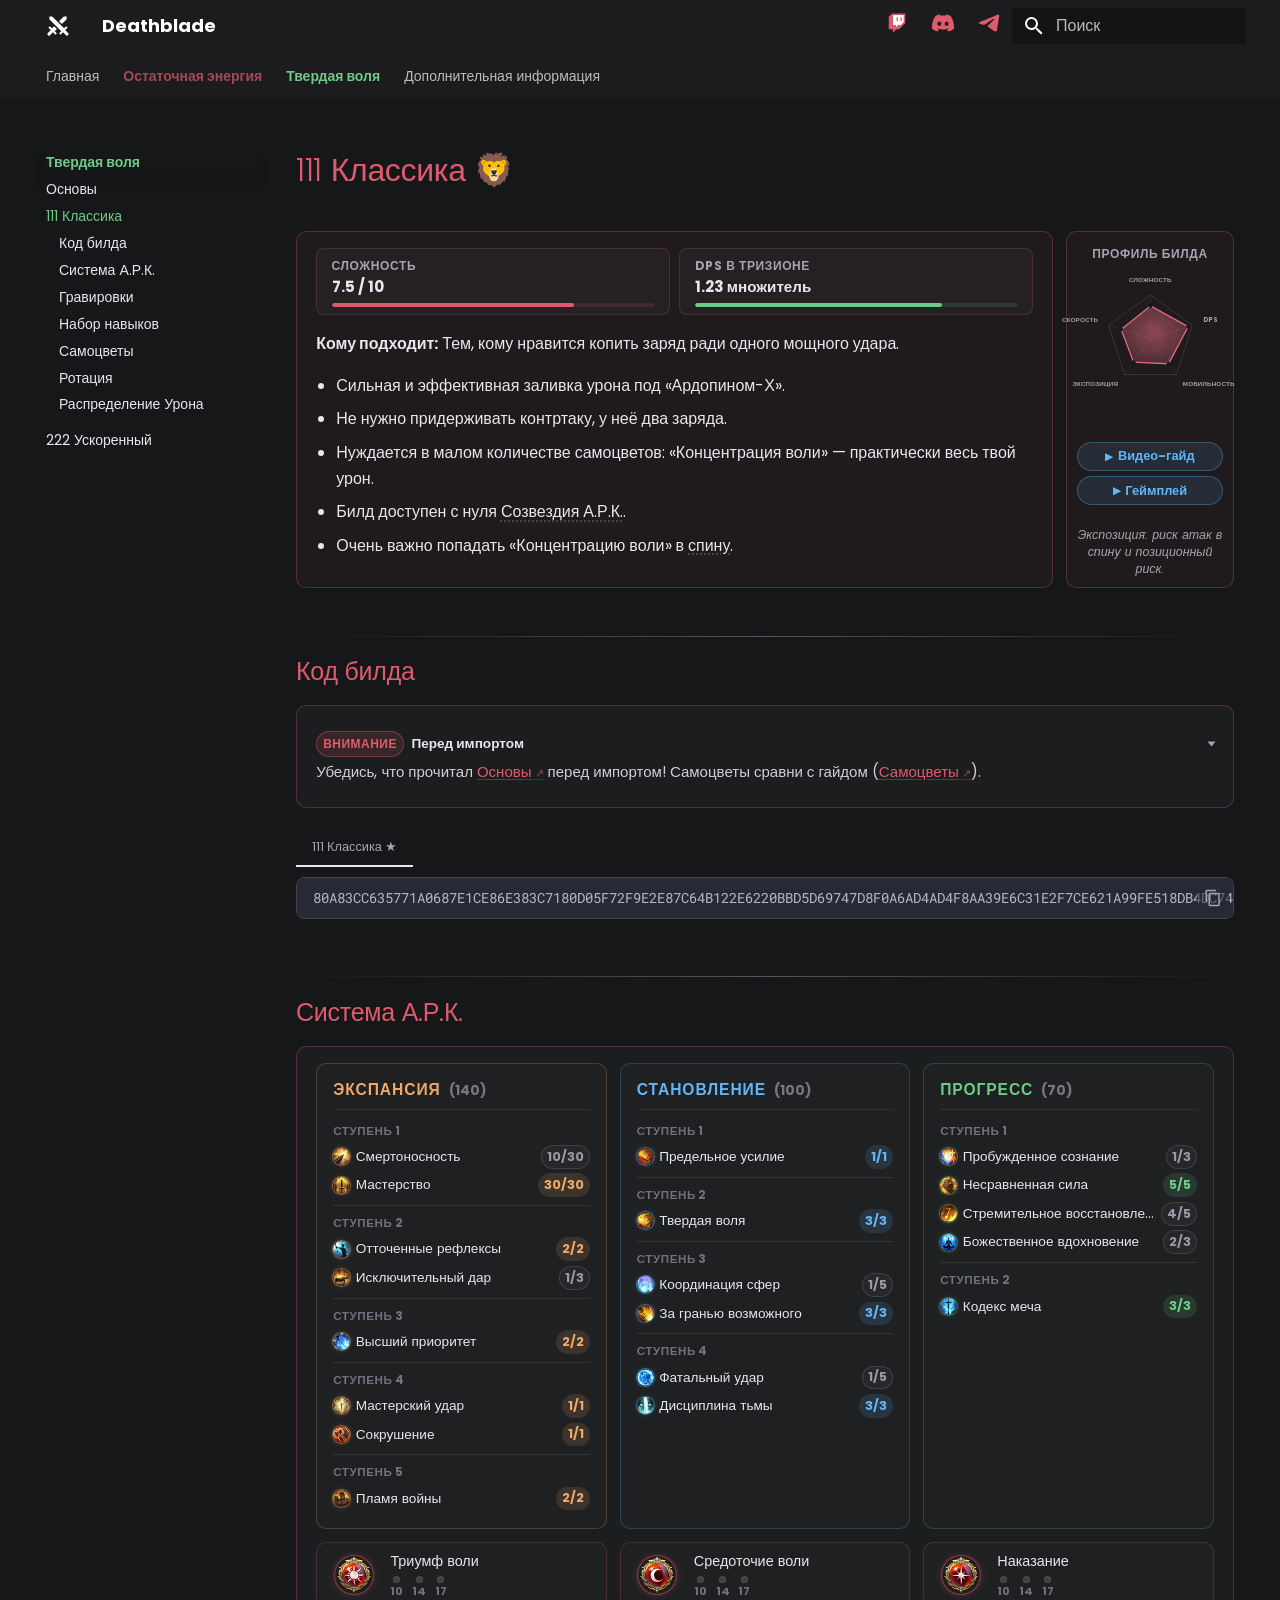
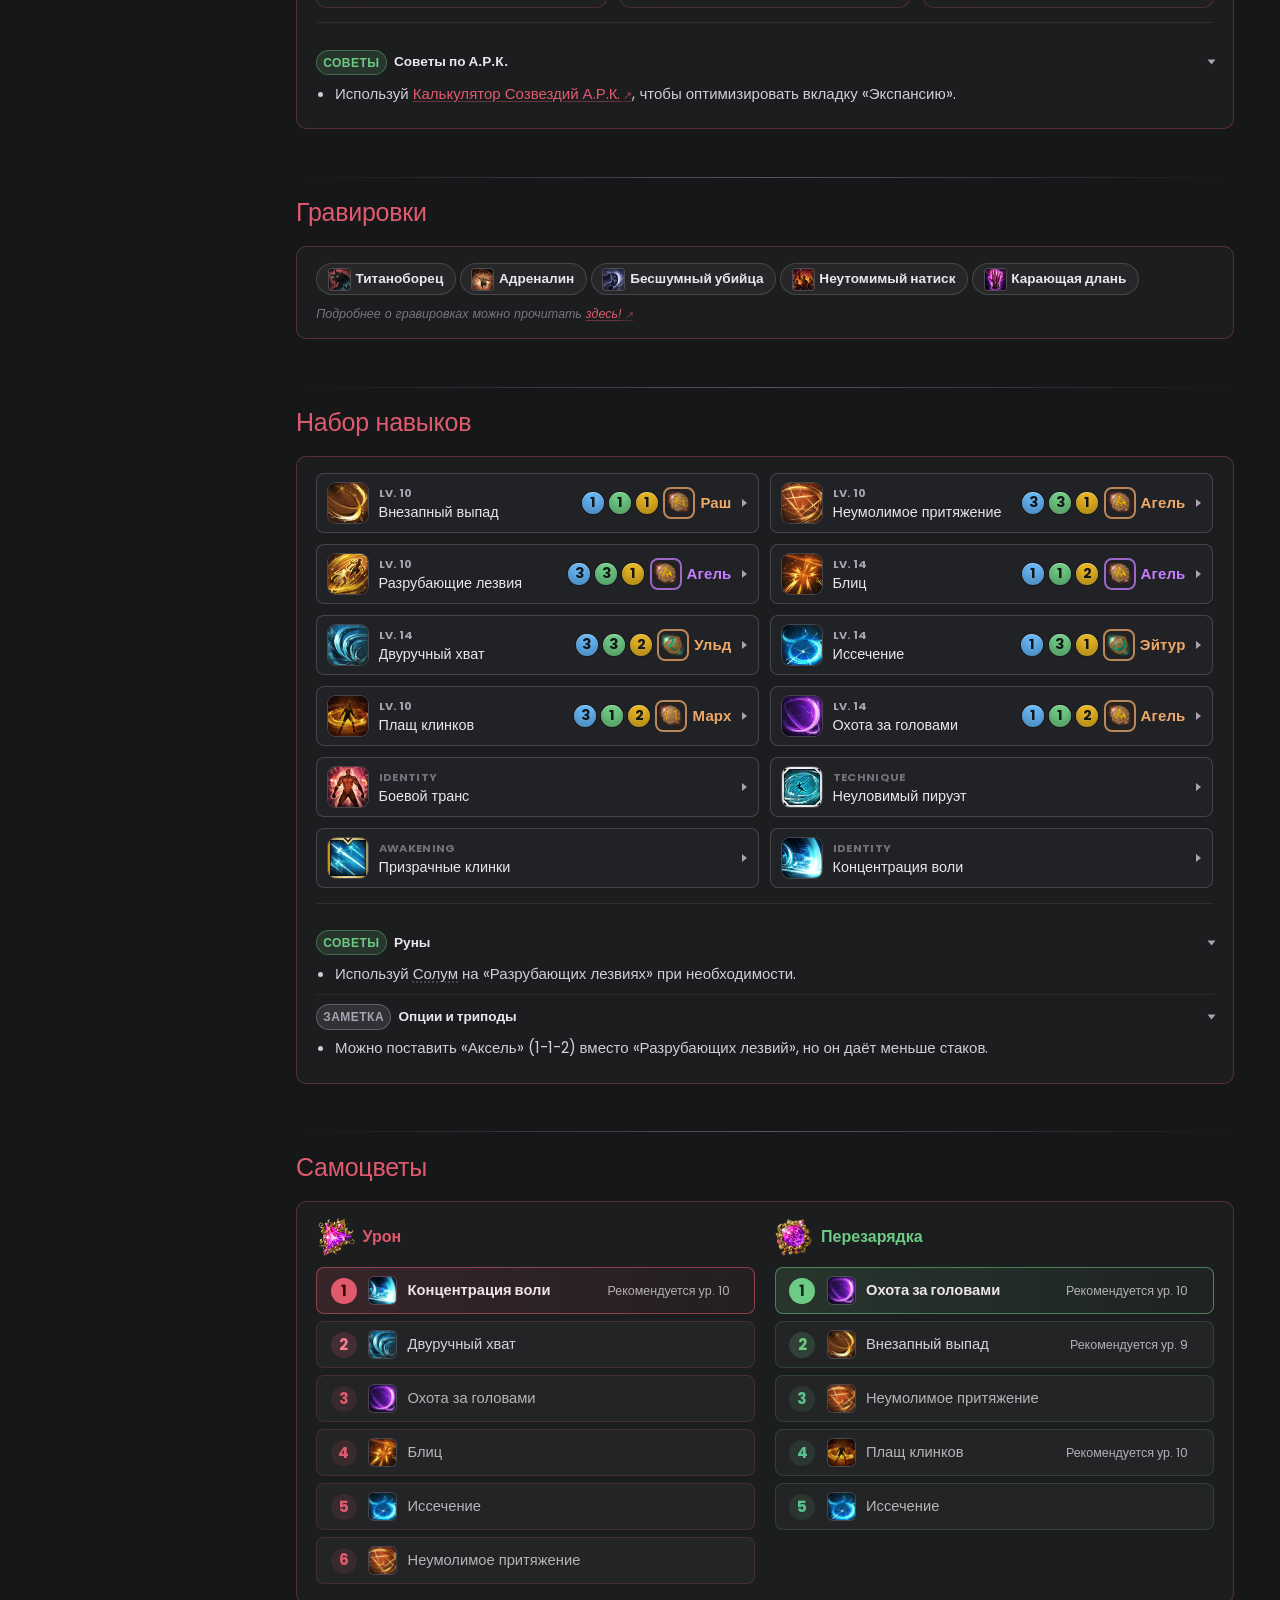
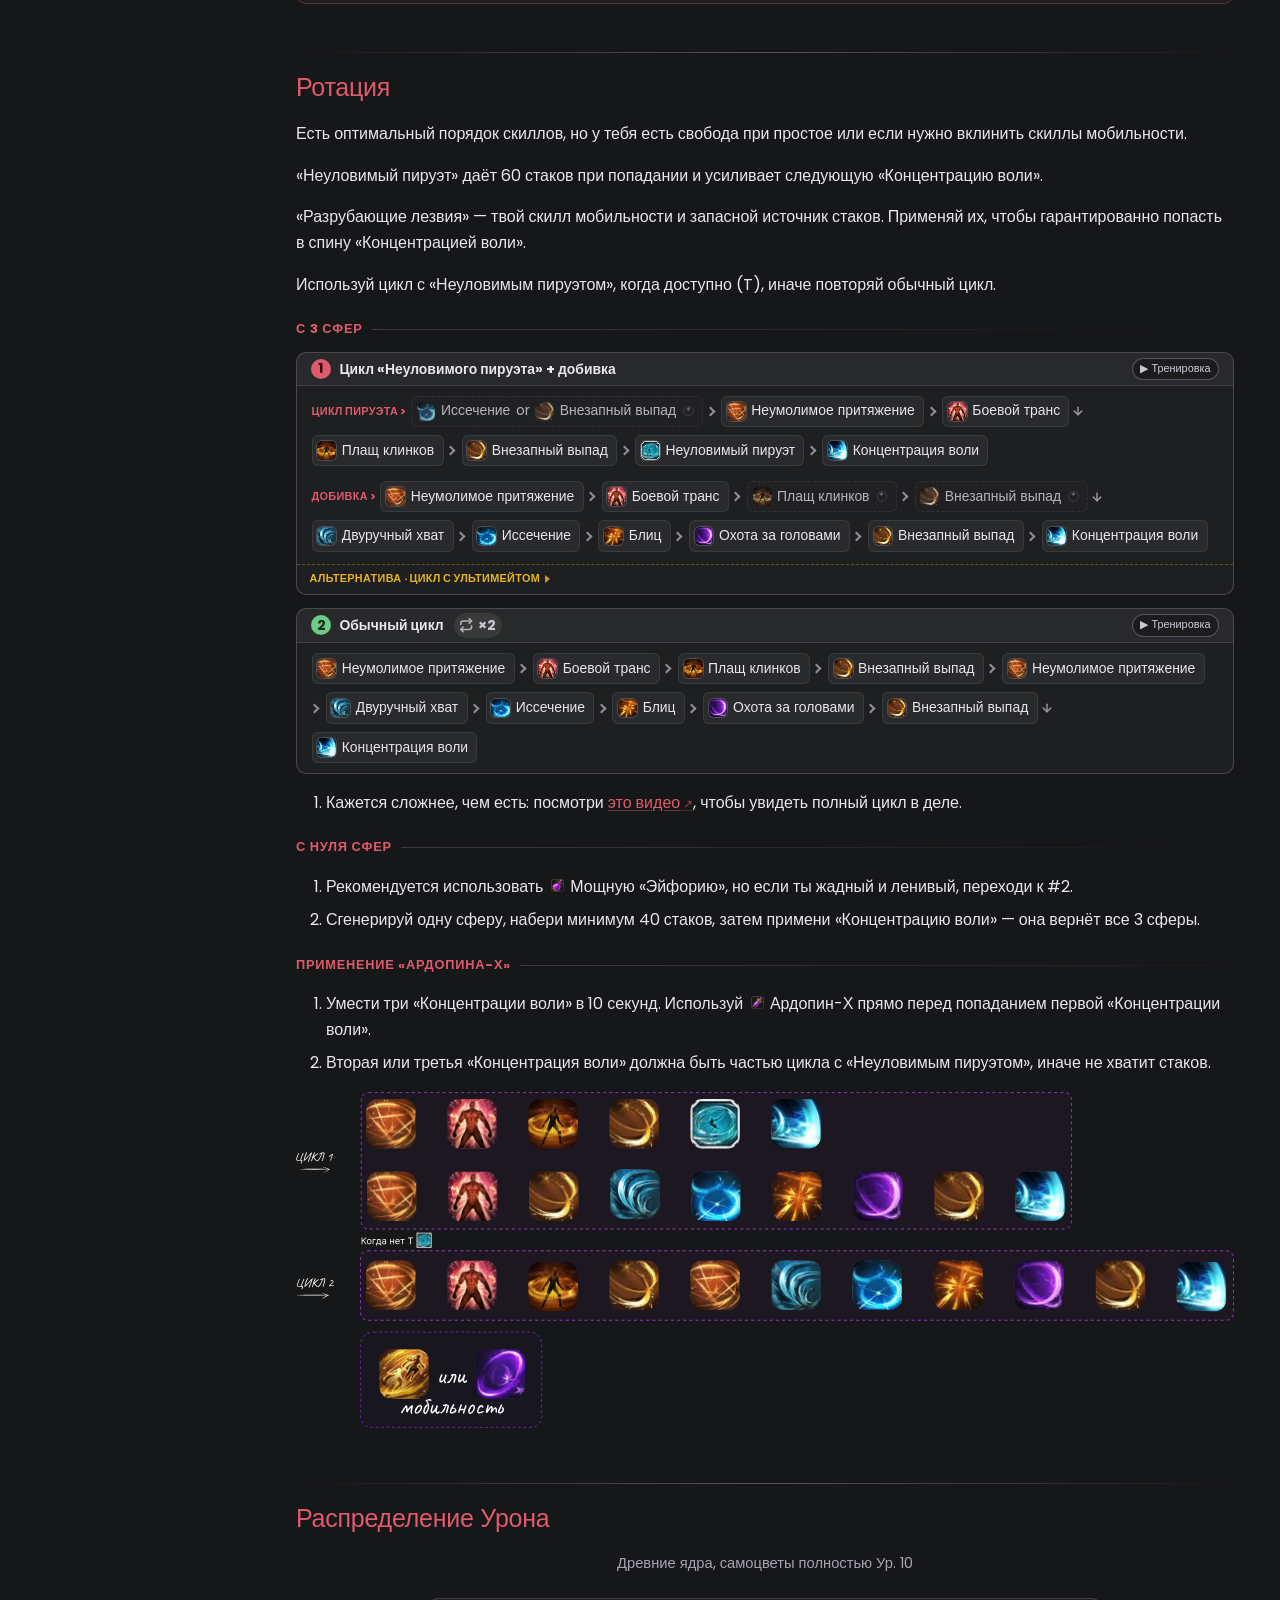
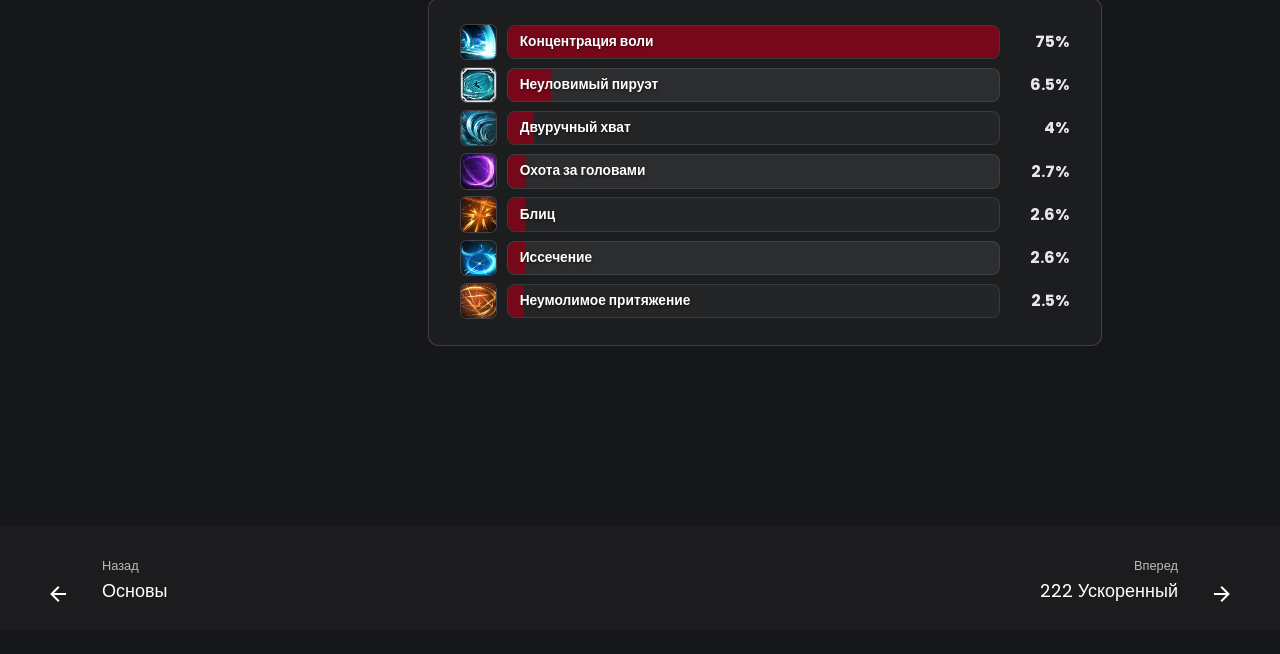
<file: surge/111-classic/index.html>
<!doctype html>
<html lang="ru" class="no-js">
  <head>
    
      <meta charset="utf-8">
      <meta name="viewport" content="width=device-width,initial-scale=1">
      
        <meta name="description" content="Remaining Energy & Surge Deathblade guides">
      
      
      
        <link rel="canonical" href="https://Henstlly.github.io/deathblade/surge/111-classic/">
      
      
        <link rel="prev" href="../essentials/">
      
      
        <link rel="next" href="../222-speedy/">
      
      
        
      
      
      <link rel="icon" href="../../assets/favicon.svg">
      <meta name="generator" content="mkdocs-1.6.1, mkdocs-material-9.7.7">
    
    
      
        <title>111 Классика - Deathblade</title>
      
    
    
      <link rel="stylesheet" href="../../assets/stylesheets/main.ec1eaa64.min.css">
      
        
        <link rel="stylesheet" href="../../assets/stylesheets/palette.ab4e12ef.min.css">
      
      


    
    
      
    
    
      
        
        
        
        <link rel="stylesheet" href="../../assets/external/fonts.googleapis.com/css.9a3d0420.css">
        <style>:root{--md-text-font:"Poppins";--md-code-font:"Roboto Mono"}</style>
      
    
    
      <link rel="stylesheet" href="../../stylesheets/extra.css?v=171">
    
    <script>__md_scope=new URL("../..",location),__md_hash=e=>[...e].reduce(((e,_)=>(e<<5)-e+_.charCodeAt(0)),0),__md_get=(e,_=localStorage,t=__md_scope)=>JSON.parse(_.getItem(t.pathname+"."+e)),__md_set=(e,_,t=localStorage,a=__md_scope)=>{try{t.setItem(a.pathname+"."+e,JSON.stringify(_))}catch(e){}}</script>
    
      

    
    
  </head>
  
  
    
    
    
    
    
    <body dir="ltr" data-md-color-scheme="slate" data-md-color-primary="black" data-md-color-accent="red">
  
    
    <input class="md-toggle" data-md-toggle="drawer" type="checkbox" id="__drawer" autocomplete="off">
    <input class="md-toggle" data-md-toggle="search" type="checkbox" id="__search" autocomplete="off">
    <label class="md-overlay" for="__drawer"></label>
    <div data-md-component="skip">
      
        
        <a href="#111" class="md-skip">
          Перейти к содержанию
        </a>
      
    </div>
    <div data-md-component="announce">
      
    </div>
    
    
      

<header class="md-header" data-md-component="header">
  <nav class="md-header__inner md-grid" aria-label="Верхний колонтитул">
    <a href="../.." title="Deathblade" class="md-header__button md-logo" aria-label="Deathblade" data-md-component="logo">
      
  
  <svg xmlns="http://www.w3.org/2000/svg" viewBox="0 0 24 24"><path d="m6.2 2.44 11.9 11.9 2.12-2.12 1.41 1.41-2.47 2.47 3.18 3.18c.39.39.39 1.02 0 1.41l-.71.71a.996.996 0 0 1-1.41 0L17 18.23l-2.44 2.47-1.41-1.41 2.12-2.12-11.9-11.9V2.44zM15.89 10l4.74-4.74V2.44H17.8l-4.74 4.74zm-4.95 5-2.83-2.87-2.21 2.21-2.12-2.12-1.41 1.41 2.47 2.47-3.18 3.19a.996.996 0 0 0 0 1.41l.71.71c.39.39 1.02.39 1.41 0L7 18.23l2.44 2.47 1.41-1.41-2.12-2.12z"/></svg>

    </a>
    <label class="md-header__button md-icon" for="__drawer">
      
      <svg xmlns="http://www.w3.org/2000/svg" viewBox="0 0 24 24"><path d="M3 6h18v2H3zm0 5h18v2H3zm0 5h18v2H3z"/></svg>
    </label>
    <div class="md-header__title" data-md-component="header-title">
      <div class="md-header__ellipsis">
        <div class="md-header__topic">
          <span class="md-ellipsis">
            Deathblade
          </span>
        </div>
        <div class="md-header__topic" data-md-component="header-topic">
          <span class="md-ellipsis">
            
              111 Классика
            
          </span>
        </div>
      </div>
    </div>
    
      
    
    
    
    
      
      
        <label class="md-header__button md-icon" for="__search">
          
          <svg xmlns="http://www.w3.org/2000/svg" viewBox="0 0 24 24"><path d="M9.5 3A6.5 6.5 0 0 1 16 9.5c0 1.61-.59 3.09-1.56 4.23l.27.27h.79l5 5-1.5 1.5-5-5v-.79l-.27-.27A6.52 6.52 0 0 1 9.5 16 6.5 6.5 0 0 1 3 9.5 6.5 6.5 0 0 1 9.5 3m0 2C7 5 5 7 5 9.5S7 14 9.5 14 14 12 14 9.5 12 5 9.5 5"/></svg>
        </label>
        <div class="md-search" data-md-component="search" role="dialog">
  <label class="md-search__overlay" for="__search"></label>
  <div class="md-search__inner" role="search">
    <form class="md-search__form" name="search">
      <input type="text" class="md-search__input" name="query" aria-label="Поиск" placeholder="Поиск" autocapitalize="off" autocorrect="off" autocomplete="off" spellcheck="false" data-md-component="search-query" required>
      <label class="md-search__icon md-icon" for="__search">
        
        <svg xmlns="http://www.w3.org/2000/svg" viewBox="0 0 24 24"><path d="M9.5 3A6.5 6.5 0 0 1 16 9.5c0 1.61-.59 3.09-1.56 4.23l.27.27h.79l5 5-1.5 1.5-5-5v-.79l-.27-.27A6.52 6.52 0 0 1 9.5 16 6.5 6.5 0 0 1 3 9.5 6.5 6.5 0 0 1 9.5 3m0 2C7 5 5 7 5 9.5S7 14 9.5 14 14 12 14 9.5 12 5 9.5 5"/></svg>
        
        <svg xmlns="http://www.w3.org/2000/svg" viewBox="0 0 24 24"><path d="M20 11v2H8l5.5 5.5-1.42 1.42L4.16 12l7.92-7.92L13.5 5.5 8 11z"/></svg>
      </label>
      <nav class="md-search__options" aria-label="Поиск">
        
        <button type="reset" class="md-search__icon md-icon" title="Очистить" aria-label="Очистить" tabindex="-1">
          
          <svg xmlns="http://www.w3.org/2000/svg" viewBox="0 0 24 24"><path d="M19 6.41 17.59 5 12 10.59 6.41 5 5 6.41 10.59 12 5 17.59 6.41 19 12 13.41 17.59 19 19 17.59 13.41 12z"/></svg>
        </button>
      </nav>
      
        <div class="md-search__suggest" data-md-component="search-suggest"></div>
      
    </form>
    <div class="md-search__output">
      <div class="md-search__scrollwrap" tabindex="0" data-md-scrollfix>
        <div class="md-search-result" data-md-component="search-result">
          <div class="md-search-result__meta">
            Инициализация поиска
          </div>
          <ol class="md-search-result__list" role="presentation"></ol>
        </div>
      </div>
    </div>
  </div>
</div>
      
    
    
  </nav>
  
</header>
    
    <div class="md-container" data-md-component="container">
      
      
        
          
            
<nav class="md-tabs" aria-label="Вкладки" data-md-component="tabs">
  <div class="md-grid">
    <ul class="md-tabs__list">
      
        
  
  
  
  
    <li class="md-tabs__item">
      <a href="../.." class="md-tabs__link">
        
  
  
    
  
  Главная

      </a>
    </li>
  

      
        
  
  
  
  
    
    
      <li class="md-tabs__item">
        <a href="../../remaining-energy/essentials/" class="md-tabs__link">
          
  
  
    
  
  Остаточная энергия

        </a>
      </li>
    
  

      
        
  
  
  
    
  
  
    
    
      <li class="md-tabs__item md-tabs__item--active">
        <a href="../essentials/" class="md-tabs__link">
          
  
  
    
  
  Твердая воля

        </a>
      </li>
    
  

      
        
  
  
  
  
    <li class="md-tabs__item">
      <a href="../../resources/" class="md-tabs__link">
        
  
  
    
  
  Дополнительная информация

      </a>
    </li>
  

      
    </ul>
  </div>
</nav>
          
        
      
      <main class="md-main" data-md-component="main">
        <div class="md-main__inner md-grid">
          
            
              
              <div class="md-sidebar md-sidebar--primary" data-md-component="sidebar" data-md-type="navigation" >
                <div class="md-sidebar__scrollwrap">
                  <div class="md-sidebar__inner">
                    


  


  

<nav class="md-nav md-nav--primary md-nav--lifted md-nav--integrated" aria-label="Навигация" data-md-level="0">
  <label class="md-nav__title" for="__drawer">
    <a href="../.." title="Deathblade" class="md-nav__button md-logo" aria-label="Deathblade" data-md-component="logo">
      
  
  <svg xmlns="http://www.w3.org/2000/svg" viewBox="0 0 24 24"><path d="m6.2 2.44 11.9 11.9 2.12-2.12 1.41 1.41-2.47 2.47 3.18 3.18c.39.39.39 1.02 0 1.41l-.71.71a.996.996 0 0 1-1.41 0L17 18.23l-2.44 2.47-1.41-1.41 2.12-2.12-11.9-11.9V2.44zM15.89 10l4.74-4.74V2.44H17.8l-4.74 4.74zm-4.95 5-2.83-2.87-2.21 2.21-2.12-2.12-1.41 1.41 2.47 2.47-3.18 3.19a.996.996 0 0 0 0 1.41l.71.71c.39.39 1.02.39 1.41 0L7 18.23l2.44 2.47 1.41-1.41-2.12-2.12z"/></svg>

    </a>
    Deathblade
  </label>
  
  <ul class="md-nav__list" data-md-scrollfix>
    
      
      
  
  
  
  
    <li class="md-nav__item">
      <a href="../.." class="md-nav__link">
        
  
  
  <span class="md-ellipsis">
    
  
    Главная
  

    
  </span>
  
  

      </a>
    </li>
  

    
      
      
  
  
  
  
    
    
      
        
      
        
      
        
      
    
    
    
      
      
        
      
    
    
    <li class="md-nav__item md-nav__item--nested">
      
        
        
        <input class="md-nav__toggle md-toggle " type="checkbox" id="__nav_2" >
        
          
          <label class="md-nav__link" for="__nav_2" id="__nav_2_label" tabindex="0">
            
  
  
  <span class="md-ellipsis">
    
  
    Остаточная энергия
  

    
  </span>
  
  

            <span class="md-nav__icon md-icon"></span>
          </label>
        
        <nav class="md-nav" data-md-level="1" aria-labelledby="__nav_2_label" aria-expanded="false">
          <label class="md-nav__title" for="__nav_2">
            <span class="md-nav__icon md-icon"></span>
            
  
    Остаточная энергия
  

          </label>
          <ul class="md-nav__list" data-md-scrollfix>
            
              
                
  
  
  
  
    <li class="md-nav__item">
      <a href="../../remaining-energy/essentials/" class="md-nav__link">
        
  
  
  <span class="md-ellipsis">
    
  
    Основы
  

    
  </span>
  
  

      </a>
    </li>
  

              
            
              
                
  
  
  
  
    <li class="md-nav__item">
      <a href="../../remaining-energy/111-head-hunt/" class="md-nav__link">
        
  
  
  <span class="md-ellipsis">
    
  
    111 Классика
  

    
  </span>
  
  

      </a>
    </li>
  

              
            
              
                
  
  
  
  
    <li class="md-nav__item">
      <a href="../../remaining-energy/333-ceiling/" class="md-nav__link">
        
  
  
  <span class="md-ellipsis">
    
  
    333 Шакрамы ★
  

    
  </span>
  
  

      </a>
    </li>
  

              
            
          </ul>
        </nav>
      
    </li>
  

    
      
      
  
  
    
  
  
  
    
    
      
        
      
        
      
        
      
    
    
    
      
        
        
      
      
        
      
    
    
    <li class="md-nav__item md-nav__item--active md-nav__item--section md-nav__item--nested">
      
        
        
        <input class="md-nav__toggle md-toggle " type="checkbox" id="__nav_3" checked>
        
          
          <label class="md-nav__link" for="__nav_3" id="__nav_3_label" tabindex="">
            
  
  
  <span class="md-ellipsis">
    
  
    Твердая воля
  

    
  </span>
  
  

            <span class="md-nav__icon md-icon"></span>
          </label>
        
        <nav class="md-nav" data-md-level="1" aria-labelledby="__nav_3_label" aria-expanded="true">
          <label class="md-nav__title" for="__nav_3">
            <span class="md-nav__icon md-icon"></span>
            
  
    Твердая воля
  

          </label>
          <ul class="md-nav__list" data-md-scrollfix>
            
              
                
  
  
  
  
    <li class="md-nav__item">
      <a href="../essentials/" class="md-nav__link">
        
  
  
  <span class="md-ellipsis">
    
  
    Основы
  

    
  </span>
  
  

      </a>
    </li>
  

              
            
              
                
  
  
    
  
  
  
    <li class="md-nav__item md-nav__item--active">
      
      <input class="md-nav__toggle md-toggle" type="checkbox" id="__toc">
      
      
        
      
      
        <label class="md-nav__link md-nav__link--active" for="__toc">
          
  
  
  <span class="md-ellipsis">
    
  
    111 Классика
  

    
  </span>
  
  

          <span class="md-nav__icon md-icon"></span>
        </label>
      
      <a href="./" class="md-nav__link md-nav__link--active">
        
  
  
  <span class="md-ellipsis">
    
  
    111 Классика
  

    
  </span>
  
  

      </a>
      
        

<nav class="md-nav md-nav--secondary" aria-label="Содержание">
  
  
  
    
  
  
    <label class="md-nav__title" for="__toc">
      <span class="md-nav__icon md-icon"></span>
      Содержание
    </label>
    <ul class="md-nav__list" data-md-component="toc" data-md-scrollfix>
      
        <li class="md-nav__item">
  <a href="#skill-codes" class="md-nav__link">
    <span class="md-ellipsis">
      
        Код билда
      
    </span>
  </a>
  
</li>
      
        <li class="md-nav__item">
  <a href="#ark-setup" class="md-nav__link">
    <span class="md-ellipsis">
      
        Система А.Р.К.
      
    </span>
  </a>
  
</li>
      
        <li class="md-nav__item">
  <a href="#engravings" class="md-nav__link">
    <span class="md-ellipsis">
      
        Гравировки
      
    </span>
  </a>
  
</li>
      
        <li class="md-nav__item">
  <a href="#skill-setup" class="md-nav__link">
    <span class="md-ellipsis">
      
        Набор навыков
      
    </span>
  </a>
  
</li>
      
        <li class="md-nav__item">
  <a href="#gems" class="md-nav__link">
    <span class="md-ellipsis">
      
        Самоцветы
      
    </span>
  </a>
  
</li>
      
        <li class="md-nav__item">
  <a href="#rotation" class="md-nav__link">
    <span class="md-ellipsis">
      
        Ротация
      
    </span>
  </a>
  
</li>
      
        <li class="md-nav__item">
  <a href="#dps-spread" class="md-nav__link">
    <span class="md-ellipsis">
      
        Распределение Урона
      
    </span>
  </a>
  
</li>
      
    </ul>
  
</nav>
      
    </li>
  

              
            
              
                
  
  
  
  
    <li class="md-nav__item">
      <a href="../222-speedy/" class="md-nav__link">
        
  
  
  <span class="md-ellipsis">
    
  
    222 Ускоренный
  

    
  </span>
  
  

      </a>
    </li>
  

              
            
          </ul>
        </nav>
      
    </li>
  

    
      
      
  
  
  
  
    <li class="md-nav__item">
      <a href="../../resources/" class="md-nav__link">
        
  
  
  <span class="md-ellipsis">
    
  
    Дополнительная информация
  

    
  </span>
  
  

      </a>
    </li>
  

    
  </ul>
</nav>
                  </div>
                </div>
              </div>
            
            
          
          
            <div class="md-content" data-md-component="content">
              
              <article class="md-content__inner md-typeset">
                
                  



<h1 id="111">111 Классика 🦁<a class="headerlink" href="#111" title="Permanent link">&para;</a></h1>
<div class="build-card-row">
<div class="build-card">
<!-- Difficulty/Trixion/Playstyle stats above, AND the pentagon badge below,
     both read from javascripts/build-data.js (window.DB_BUILD_DATA) - there is
     nothing to hand-edit in either div itself. Find this build by its
     data-build id there and edit pentagon/difficulty/trixion/bestFor/etc.;
     the stat row, the pentagon badge, and the essentials.md comparison table
     all update together from that one place. -->
<div class="build-stats" data-build="111-classic" data-family="surge"></div>
<p><strong class="best-для">Кому подходит:</strong> Тем, кому нравится копить заряд ради одного мощного удара.</p>
<ul>
<li>Сильная и эффективная заливка урона под «Ардопином-Х».</li>
<li>Не нужно придерживать контртаку, у неё два заряда.</li>
<li>Нуждается в малом количестве самоцветов: «Концентрация воли» — практически весь твой урон.</li>
<li>Билд доступен с нуля <span class="skill-mention" data-glossary-id="arkgrid">Созвездия А.Р.К.</span>.</li>
<li>Очень важно попадать «Концентрацию воли» в <span class="skill-mention" data-glossary-id="backattack">спину</span>.</li>
</ul>
</div>
<div class="pentagon-badge" data-build="111-classic" data-family="surge">
<div class="pentagon-badge-title">Профиль билда</div>
<div class="pentagon-svg-mount"></div>
<div class="pentagon-badge-extra">
<p><a class="video-chip" href="https://www.youtube.com/watch?v=3PO1iSO8g50">Видео-гайд</a> <a class="video-chip" href="https://www.youtube.com/watch?v=j-2dGp7PGws">Геймплей</a></p>
</div>
</div>
</div>
<h2 id="skill-codes">Код билда<a class="headerlink" href="#skill-codes" title="Permanent link">&para;</a></h2>
<!-- Paste the exported skill-code string (from the in-game loadout share
     feature) into the fenced code block below. Each `=== "Tab Name"` block is
     a separate tab holding its own code + optional italic note above it -
     copy that pattern to add another import option (e.g. an easier variant). -->

<div class="setup-panel" data-accent="lavender">
<div class="setup-notes">
<details class="setup-note" data-kind="danger" open="open">
<summary><span class="setup-note-tag">Внимание</span>Перед импортом<span class="setup-note-arrow"></span></summary>
<p>Убедись, что прочитал <a href="../essentials/">Основы</a> перед импортом! Самоцветы сравни с гайдом (<a href="#gems">Самоцветы</a>).</p>
</details>
</div>
</div>
<div class="tabbed-set tabbed-alternate" data-tabs="1:1"><input checked="checked" id="__tabbed_1_1" name="__tabbed_1" type="radio" /><div class="tabbed-labels"><label for="__tabbed_1_1">111 Классика ★</label></div>
<div class="tabbed-content">
<div class="tabbed-block">
<div class="highlight"><pre><span></span><code>80A83CC635771A0687E1CE86E383C7180D05F72F9E2E87C64B122E6220BBD5D69747D8F0A6AD4AD4F8AA39E6C31E2F7CE621A99FE518DB4DC7443A77E111D7A5
</code></pre></div>
</div>
</div>
</div>
<h2 id="ark-setup">Система А.Р.К.<a class="headerlink" href="#ark-setup" title="Permanent link">&para;</a></h2>
<!-- ark-passives / ark-cores JSON below use the site-wide node/core id
     vocabulary - each ark-passives node only needs its id + invested level,
     tier/max/name/icon all resolve from ap-node-names.js. Full schema is
     documented in javascripts/ark-passive-tree.js and ark-core-badge.js's
     "EASY EDIT GUIDE" comments. A nested "Alt" details block (e.g. an
     easier/optional variant) can carry its own compact ark-passives/
     skill-setup pair for that alternative - copy the existing pattern
     rather than editing the main tree in place. -->

<div class="setup-panel" data-accent="lavender">
<div class="ark-passives" data-family="surge">
<script type="application/json">
[
    { "id": "evolution", "nodes": [
      { "id": "crit", "level": 10 },
      { "id": "specialization", "level": 30 },
      { "id": "keensense", "level": 2 },
      { "id": "limitbreakevo", "level": 1 },
      { "id": "strike", "level": 2 },
      { "id": "master", "level": 1 },
      { "id": "pulverize", "level": 1 },
      { "id": "standingstriker", "level": 2 }
    ] },
    { "id": "enlightenment", "nodes": [
      { "id": "surgeenhancement", "level": 1 },
      { "id": "orbcompression", "level": 3 },
      { "id": "orbcontrol", "level": 1 },
      { "id": "limitbreakenl", "level": 3 },
      { "id": "chaosinfusion", "level": 1 },
      { "id": "chaoticpower", "level": 3 }
    ] },
    { "id": "leap", "nodes": [
      { "id": "awakeningamplifier", "level": 1 },
      { "id": "unleashedpower", "level": 5 },
      { "id": "releasepotential", "level": 4 },
      { "id": "instantspell", "level": 2 },
      { "id": "pathoftheblade", "level": 3 }
    ] }
  ]
</script>
</div>
<div class="ark-cores" data-family="surge">
<script type="application/json">
[
  { "core": "sun", "label": "Deathblade Surge", "points": 0 },
  { "core": "moon", "label": "Surge Core", "points": 0 },
  { "core": "star", "label": "Strike", "points": 0 }
]
</script>
</div>
<div class="setup-notes">
<details class="setup-note" data-kind="tip" open="open">
<summary><span class="setup-note-tag">Советы</span>Советы по А.Р.К.<span class="setup-note-arrow"></span></summary>
<ul>
<li>Используй <a href="../../resources/#ark-passive-calculator">Калькулятор Созвездий А.Р.К.</a>, чтобы оптимизировать вкладку «Экспансию».</li>
</ul>
</details>
</div>
</div>
<h2 id="engravings">Гравировки<a class="headerlink" href="#engravings" title="Permanent link">&para;</a></h2>
<div class="setup-panel" data-accent="lavender">
<div class="engraving-loadout engraving-loadout-fixed">
<p><span class="engraving-chip" data-skill-id="grudge"><img class="skill-icon" src="../../assets/shared/icon-grudge.png" alt="">Титаноборец</span>
<span class="engraving-chip" data-skill-id="adrenaline"><img class="skill-icon" src="../../assets/shared/icon-adrenaline.png" alt="">Адреналин</span>
<span class="engraving-chip" data-skill-id="ambushmaster"><img class="skill-icon" src="../../assets/shared/icon-ambushmaster.png" alt="">Бесшумный убийца</span>
<span class="engraving-chip" data-skill-id="raidcaptain"><img class="skill-icon" src="../../assets/shared/icon-raidcaptain.png" alt="">Неутомимый натиск</span>
<span class="engraving-chip" data-skill-id="massincrease"><img class="skill-icon" src="../../assets/shared/icon-massincrease.png" alt="">Карающая длань</span></p>
</div>
<p class="engraving-loadout-hint engraving-loadout-hint-line">Подробнее о гравировках можно прочитать <a href="../essentials/#engravings">здесь!</a></p>
</div>
<h2 id="skill-setup">Набор навыков<a class="headerlink" href="#skill-setup" title="Permanent link">&para;</a></h2>
<!-- Full skill-setup schema (id/level/tripods/rune/subtitle/picks) is in
     javascripts/skill-setup.js's "EASY EDIT GUIDE" comment. Names, icons, and
     tags resolve automatically by id from skill-data.js - only add "name" to
     override the display text for a genuine one-off case. -->

<div class="setup-panel" data-accent="lavender">
<div class="skill-setup" data-family="surge">
<script type="application/json">
[
  {"id": "surpriseattack", "level": 10, "tripods": [1, 1, 1], "rune": {"tier": "legendary", "name": "Rage"}},
  {"id": "windcut", "level": 10, "tripods": [3, 3, 1], "rune": {"tier": "legendary", "name": "Galewind"}},
  {"id": "spincutter", "level": 10, "tripods": [3, 3, 1], "rune": {"tier": "epic", "name": "Galewind"}},
  {"id": "bladedance", "level": 14, "tripods": [1, 1, 2], "rune": {"tier": "epic", "name": "Galewind"}},
  {"id": "earthcleaver", "level": 14, "tripods": [3, 3, 2], "rune": {"tier": "legendary", "name": "Vision"}},
  {"id": "turningslash", "level": 14, "tripods": [1, 3, 1], "rune": {"tier": "legendary", "name": "Poison"}},
  {"id": "maelstrom", "level": 10, "tripods": [3, 1, 2], "rune": {"tier": "legendary", "name": "Focus"}},
  {"id": "blitzrush", "level": 14, "tripods": [1, 1, 2], "rune": {"tier": "legendary", "name": "Galewind"}},
  {"id": "deathtrance", "subtitle": "Identity"},
  {"id": "breakingmoon", "subtitle": "Technique"},
  {"id": "bladeassault", "subtitle": "Awakening"},
  {"id": "surge", "subtitle": "Identity"}
]
</script>
</div>
<div class="setup-notes">
<details class="setup-note" data-kind="tip" open="open">
<summary><span class="setup-note-tag">Советы</span>Руны<span class="setup-note-arrow"></span></summary>
<ul>
<li>Используй <span class="skill-mention" data-rune-name="Purify">Солум</span> на «Разрубающих лезвиях» при необходимости.</li>
</ul>
</details>
<details class="setup-note" data-kind="note" open="open">
<summary><span class="setup-note-tag">Заметка</span>Опции и триподы<span class="setup-note-arrow"></span></summary>
<ul>
<li>Можно поставить «Аксель» (1-1-2) вместо «Разрубающих лезвий», но он даёт меньше стаков.</li>
</ul>
</details>
</div>
</div>
<h2 id="gems">Самоцветы<a class="headerlink" href="#gems" title="Permanent link">&para;</a></h2>
<!-- Ranked skill-id lists per column (dmg/cd), top = highest priority.
     Full schema, including the expandable "alts" form for a swappable
     alternative, is in javascripts/gem-priority.js's "EASY EDIT GUIDE"
     comment. -->

<div class="setup-panel" data-accent="lavender">
<div class="gem-priority">
<script type="application/json">
[
  { "col": "dmg", "items": [
    { "id": "surge", "level": 10 },
    "earthcleaver", "blitzrush", "bladedance", "turningslash", "windcut"
  ] },
  { "col": "cd", "items": [
    { "id": "blitzrush", "level": 10 },
    { "id": "surpriseattack", "level": 9 },
    "windcut",
    { "id": "maelstrom", "level": 10 },
    "turningslash"
  ] }
]
</script>
</div>
</div>
<h2 id="rotation">Ротация<a class="headerlink" href="#rotation" title="Permanent link">&para;</a></h2>
<!-- Each `.rotation-line` is a compact JSON step list of skill ids in
     order - names/icons resolve automatically, same id vocabulary as Skill
     Setup and Gems above. Full schema (situational steps, swapNext,
     cycleRef, trailing suffix, etc.) is in javascripts/rotation-line.js's
     "EASY EDIT GUIDE" comment. -->

<p>Есть оптимальный порядок скиллов, но у тебя есть свобода при простое или если нужно вклинить скиллы мобильности.</p>
<p>«Неуловимый пируэт» даёт 60 стаков при попадании и усиливает следующую «Концентрацию воли».</p>
<p>«Разрубающие лезвия» — твой скилл мобильности и запасной источник стаков. Применяй их, чтобы гарантированно попасть в спину «Концентрацией воли».</p>
<p>Используй цикл с «Неуловимым пируэтом», когда доступно (T), иначе повторяй обычный цикл.</p>
<p class="rotation-stage">С 3 сфер</p>
<div class="cycle-card cycle-card-multi">
<div class="cycle-card-header"><span class="cycle-num cycle-num-1">1</span><span class="cycle-title">Цикл «Неуловимого пируэта» + добивка</span></div>
<div class="rotation-line">
<script type="application/json">
[{ "stageLabel": "Цикл пируэта >" }, { "skills": ["turningslash", "surpriseattack"], "situational": "adre/syn for openers" }, "windcut", "deathtrance", "maelstrom", "surpriseattack", "breakingmoon", "surge"]
</script>
</div>
<div class="rotation-line">
<script type="application/json">
[{ "stageLabel": "Добивка >" }, "windcut", "deathtrance", { "id": "maelstrom", "situational": "used if you have 2 stacks" }, { "id": "surpriseattack", "situational": "safety stack buffer" }, "earthcleaver", "turningslash", "bladedance", "blitzrush", "surpriseattack", "surge"]
</script>
</div>
<!-- Alternate Follow-up path, not a third stage: kept OUT of the Cycle ->
     Follow-up sequential read/drill (see extra.css's .cycle-alt-branch
     comment and rotation-practice.js's getLines/getSteps comment for why
     this wrapper is what excludes it). Now a <details> so it's collapsed
     by default (same <details>/<summary> instinct as .gem-item-expandable/
     .engraving-card elsewhere on the site) instead of always rendering its
     full chip row inside the card - closed, only the <summary>'s gold
     "Alt \u00b7 Awakening Follow-Up" tag shows, in the exact same spot/size the
     old always-open version's leading stageLabel pseudo-step used to sit;
     open, it drops down into the identical rotation-line the old version
     showed permanently. markdown="span" on <summary> is required for the
     "&middot;" entity to actually parse - see .gem-item-expandable's own
     comment on this same fix. -->
<details class="cycle-alt-branch">
<summary>Альтернатива &middot; Цикл с ультимейтом<span class="cycle-alt-arrow"></span></summary>
<div class="rotation-line">
<script type="application/json">
["windcut", "deathtrance", { "id": "maelstrom", "situational": "used if you have 2 stacks" }, "turningslash", "bladedance", "bladeassault", "surge"]
</script>
</div>
</details>
</div>
<div class="cycle-card">
<div class="cycle-card-header"><span class="cycle-num cycle-num-2">2</span><span class="cycle-title">Обычный цикл</span><span class="cycle-repeat-badge" data-repeat-tip="Repeat this cycle 2 times"><span class="cycle-repeat-icon"><svg viewBox="0 0 24 24" fill="none" stroke="currentColor" stroke-width="2.5" stroke-linecap="round" stroke-linejoin="round"><polyline points="17 1 21 5 17 9"></polyline><path d="M3 11V9a4 4 0 0 1 4-4h14"></path><polyline points="7 23 3 19 7 15"></polyline><path d="M21 13v2a4 4 0 0 1-4 4H3"></path></svg></span>&times;2</span></div>
<div class="rotation-line">
<script type="application/json">
["windcut", "deathtrance", "maelstrom", "surpriseattack", "windcut", "earthcleaver", "turningslash", "bladedance", "blitzrush", "surpriseattack", "surge"]
</script>
</div>
</div>
<div class="rotation-notes">
<ol>
<li>Кажется сложнее, чем есть: посмотри <a href="https://www.youtube.com/watch?v=4bwhDT--0fo">это видео</a>, чтобы увидеть полный цикл в деле.</li>
</ol>
</div>
<p class="rotation-stage">С нуля сфер</p>
<div class="rotation-notes">
<ol>
<li>Рекомендуется использовать <span class="food-req-item"><img alt="" class="skill-icon" src="../../assets/shared/icon-stimulant.png" /> Мощную «Эйфорию»</span>, но если ты жадный и ленивый, переходи к #2.</li>
<li>Сгенерируй одну сферу, набери минимум 40 стаков, затем примени «Концентрацию воли» — она вернёт все 3 сферы.</li>
</ol>
</div>
<p class="rotation-stage">Применение «Ардопина-Х»</p>
<div class="rotation-notes">
<ol>
<li>Умести три «Концентрации воли» в 10 секунд. Используй <span class="food-req-item"><img alt="" class="skill-icon" src="../../assets/shared/icon-atropine.png" /> Ардопин-Х</span> прямо перед попаданием первой «Концентрации воли».</li>
<li>Вторая или третья «Концентрация воли» должна быть частью цикла с «Неуловимым пируэтом», иначе не хватит стаков.</li>
</ol>
</div>
<p><img alt="111 TL;DR flowchart" class="zoomable-image" loading="lazy" src="../../assets/tldr-111.svg" /></p>
<h2 id="dps-spread">Распределение Урона<a class="headerlink" href="#dps-spread" title="Permanent link">&para;</a></h2>
<!-- data-labels / data-values / data-ids are three parallel comma-separated
     lists, ordered highest % first - update after a fresh Trixion recording
     or a balance pass. Full schema is in javascripts/dps-chart.js's
     "EASY EDIT GUIDE" comment. -->

<p class="dps-showcase-caption">Древние ядра, самоцветы полностью Ур. 10</p>

<div class="dps-showcase">
<div class="dps-showcase-frame">
<div class="dps-chart" data-ids="surge,breakingmoon,earthcleaver,blitzrush,bladedance,turningslash,windcut" data-show-icons="data-show-icons" data-values="75,6.5,4,2.7,2.6,2.6, 2.5"></div>
</div>
</div>












                
              </article>
            </div>
          
          
<script>var target=document.getElementById(location.hash.slice(1));target&&target.name&&(target.checked=target.name.startsWith("__tabbed_"))</script>
        </div>
        
          <button type="button" class="md-top md-icon" data-md-component="top" hidden>
  
  <svg xmlns="http://www.w3.org/2000/svg" viewBox="0 0 24 24"><path d="M13 20h-2V8l-5.5 5.5-1.42-1.42L12 4.16l7.92 7.92-1.42 1.42L13 8z"/></svg>
  К началу
</button>
        
      </main>
      
        <footer class="md-footer">
  
    
      
      <nav class="md-footer__inner md-grid" aria-label="Нижний колонтитул" >
        
          
          <a href="../essentials/" class="md-footer__link md-footer__link--prev" aria-label="Назад: Основы">
            <div class="md-footer__button md-icon">
              
              <svg xmlns="http://www.w3.org/2000/svg" viewBox="0 0 24 24"><path d="M20 11v2H8l5.5 5.5-1.42 1.42L4.16 12l7.92-7.92L13.5 5.5 8 11z"/></svg>
            </div>
            <div class="md-footer__title">
              <span class="md-footer__direction">
                Назад
              </span>
              <div class="md-ellipsis">
                Основы
              </div>
            </div>
          </a>
        
        
          
          <a href="../222-speedy/" class="md-footer__link md-footer__link--next" aria-label="Вперед: 222 Ускоренный">
            <div class="md-footer__title">
              <span class="md-footer__direction">
                Вперед
              </span>
              <div class="md-ellipsis">
                222 Ускоренный
              </div>
            </div>
            <div class="md-footer__button md-icon">
              
              <svg xmlns="http://www.w3.org/2000/svg" viewBox="0 0 24 24"><path d="M4 11v2h12l-5.5 5.5 1.42 1.42L19.84 12l-7.92-7.92L10.5 5.5 16 11z"/></svg>
            </div>
          </a>
        
      </nav>
    
  
  <div class="md-footer-meta md-typeset">
    <div class="md-footer-meta__inner md-grid">
      <div class="md-copyright">
  
  
</div>
      
    </div>
  </div>
</footer>
      
    </div>
    <div class="md-dialog" data-md-component="dialog">
      <div class="md-dialog__inner md-typeset"></div>
    </div>
    
      <div class="md-progress" data-md-component="progress" role="progressbar"></div>
    
    
    
      
      
      <script id="__config" type="application/json">{"annotate": null, "base": "../..", "features": ["navigation.instant", "navigation.instant.progress", "navigation.instant.prefetch", "navigation.footer", "navigation.tabs", "navigation.sections", "navigation.top", "navigation.indexes", "navigation.tracking", "toc.integrate", "toc.follow", "content.code.copy", "search.suggest", "search.highlight"], "search": "../../assets/javascripts/workers/search.2c215733.min.js", "tags": null, "translations": {"clipboard.copied": "\u0421\u043a\u043e\u043f\u0438\u0440\u043e\u0432\u0430\u043d\u043e \u0432 \u0431\u0443\u0444\u0435\u0440", "clipboard.copy": "\u041a\u043e\u043f\u0438\u0440\u043e\u0432\u0430\u0442\u044c \u0432 \u0431\u0443\u0444\u0435\u0440", "search.result.more.one": "\u0415\u0449\u0451 1 \u043d\u0430 \u044d\u0442\u043e\u0439 \u0441\u0442\u0440\u0430\u043d\u0438\u0446\u0435", "search.result.more.other": "\u0415\u0449\u0451 # \u043d\u0430 \u044d\u0442\u043e\u0439 \u0441\u0442\u0440\u0430\u043d\u0438\u0446\u0435", "search.result.none": "\u0421\u043e\u0432\u043f\u0430\u0434\u0435\u043d\u0438\u0439 \u043d\u0435 \u043d\u0430\u0439\u0434\u0435\u043d\u043e", "search.result.one": "\u041d\u0430\u0439\u0434\u0435\u043d\u043e 1 \u0441\u043e\u0432\u043f\u0430\u0434\u0435\u043d\u0438\u0435", "search.result.other": "\u041d\u0430\u0439\u0434\u0435\u043d\u043e \u0441\u043e\u0432\u043f\u0430\u0434\u0435\u043d\u0438\u0439: #", "search.result.placeholder": "\u041d\u0430\u0447\u043d\u0438\u0442\u0435 \u043f\u0435\u0447\u0430\u0442\u0430\u0442\u044c \u0434\u043b\u044f \u043f\u043e\u0438\u0441\u043a\u0430", "search.result.term.missing": "\u041e\u0442\u0441\u0443\u0442\u0441\u0442\u0432\u0443\u0435\u0442", "select.version": "\u0412\u044b\u0431\u0435\u0440\u0438\u0442\u0435 \u0432\u0435\u0440\u0441\u0438\u044e"}, "version": null}</script>
    
    
      <script src="../../assets/javascripts/bundle.d7400e89.min.js"></script>
      
        <script src="../../javascripts/site-utils.js?v=10"></script>
      
        <script src="../../javascripts/header-links.js?v=1"></script>
      
        <script src="../../javascripts/lazy-calculators.js?v=24"></script>
      
        <script src="../../javascripts/extra.js?v=3"></script>
      
        <script src="../../javascripts/build-data.js?v=23"></script>
      
        <script src="../../javascripts/build-stats-badge.js?v=3"></script>
      
        <script src="../../javascripts/skill-data.js?v=24"></script>
      
        <script src="../../javascripts/skill-names.js?v=15"></script>
      
        <script src="../../javascripts/rune-data.js?v=6"></script>
      
        <script src="../../javascripts/skill-setup.js?v=11"></script>
      
        <script src="../../javascripts/essentials-table.js?v=6"></script>
      
        <script src="../../javascripts/core-options-data.js?v=8"></script>
      
        <script src="../../javascripts/ark-core-badge.js?v=9"></script>
      
        <script src="../../javascripts/ap-node-names.js?v=12"></script>
      
        <script src="../../javascripts/ap-node-effects.js?v=9"></script>
      
        <script src="../../javascripts/ark-passive-tree.js?v=8"></script>
      
        <script src="../../javascripts/gem-priority.js?v=8"></script>
      
        <script src="../../javascripts/pentagon-badge.js?v=5"></script>
      
        <script src="../../javascripts/rotation-line.js?v=15"></script>
      
        <script src="../../javascripts/skill-tooltip.js?v=15"></script>
      
        <script src="../../javascripts/ark-passive-tooltip.js?v=5"></script>
      
        <script src="../../javascripts/rune-tooltip.js?v=7"></script>
      
        <script src="../../javascripts/glossary-data.js?v=15"></script>
      
        <script src="../../javascripts/glossary-tooltip.js?v=3"></script>
      
        <script src="../../javascripts/rotation-practice.js?v=9"></script>
      
        <script src="../../javascripts/dps-chart.js?v=8"></script>
      
        <script src="../../javascripts/gem-dps-tooltip.js?v=11"></script>
      
        <script src="../../javascripts/build-compare.js?v=15"></script>
      
        <script src="../../javascripts/image-lightbox.js?v=1"></script>
      
    
  </body>
</html>
</file>
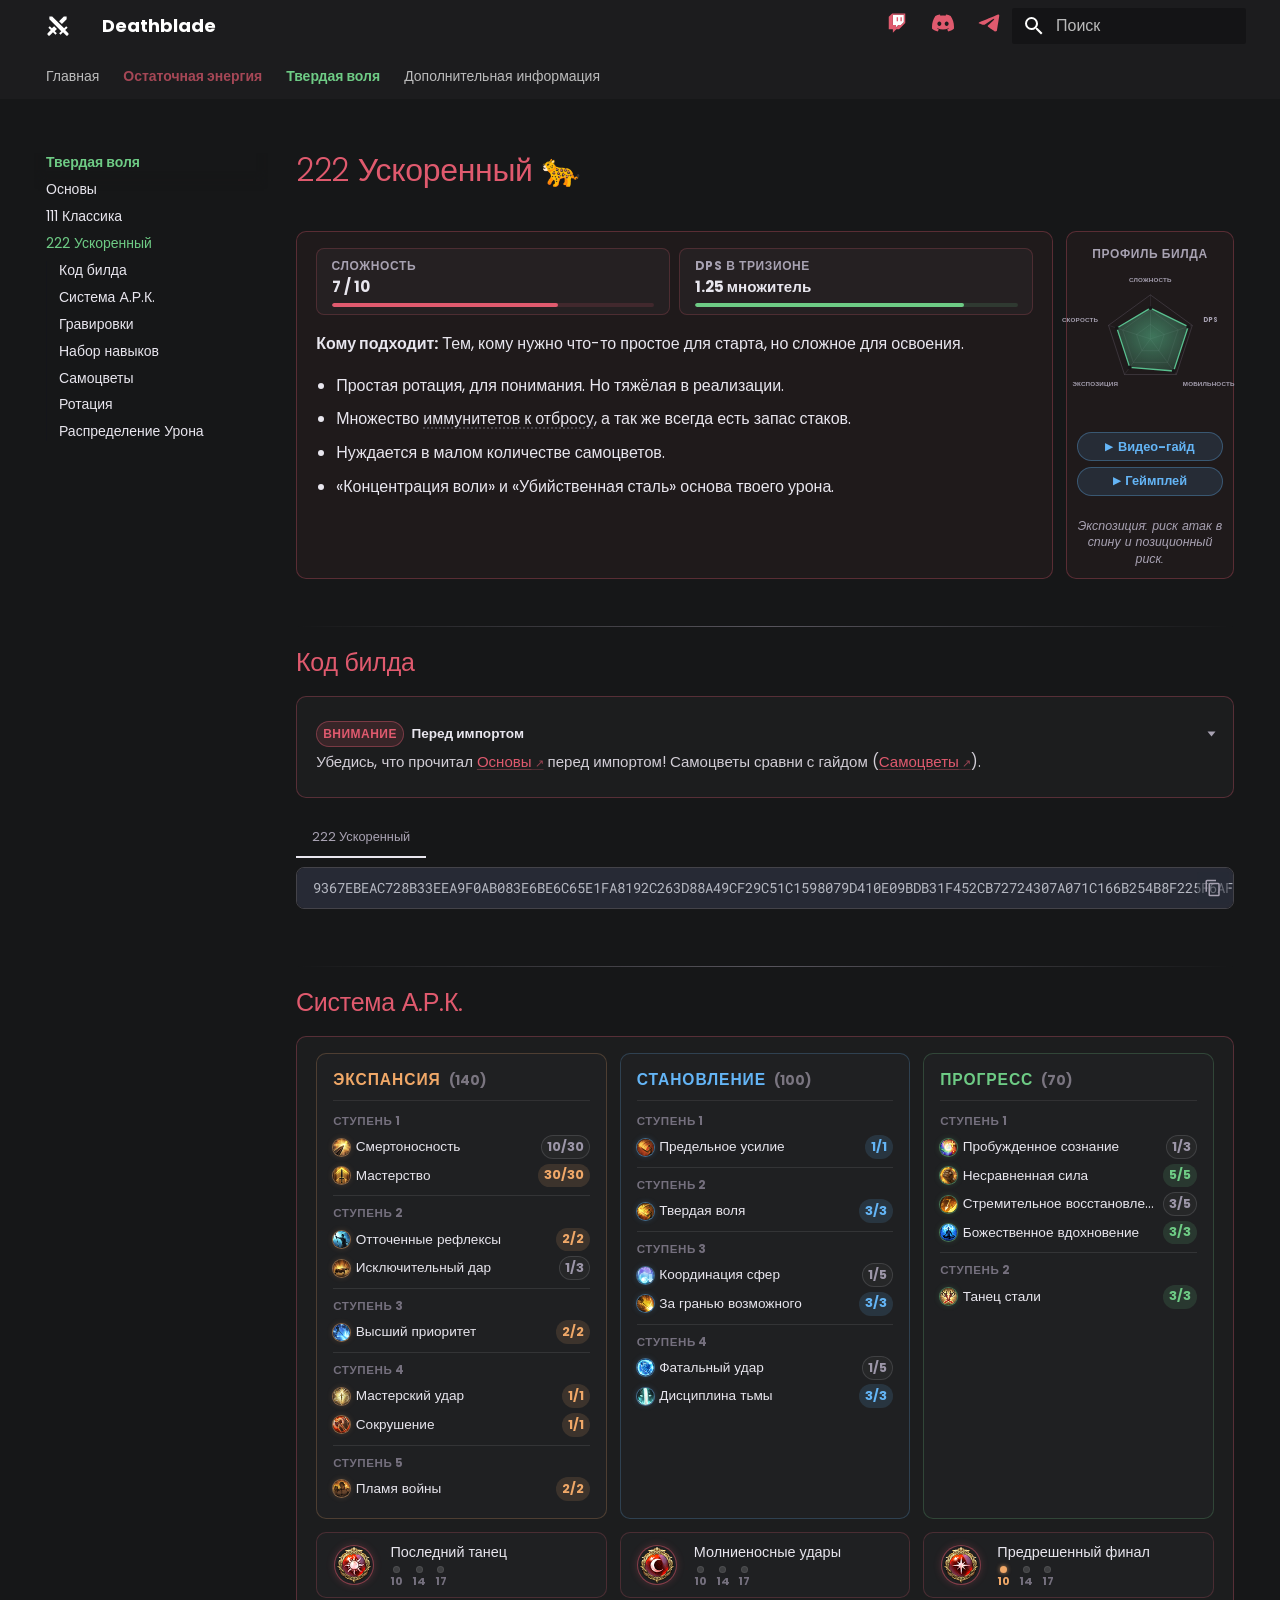
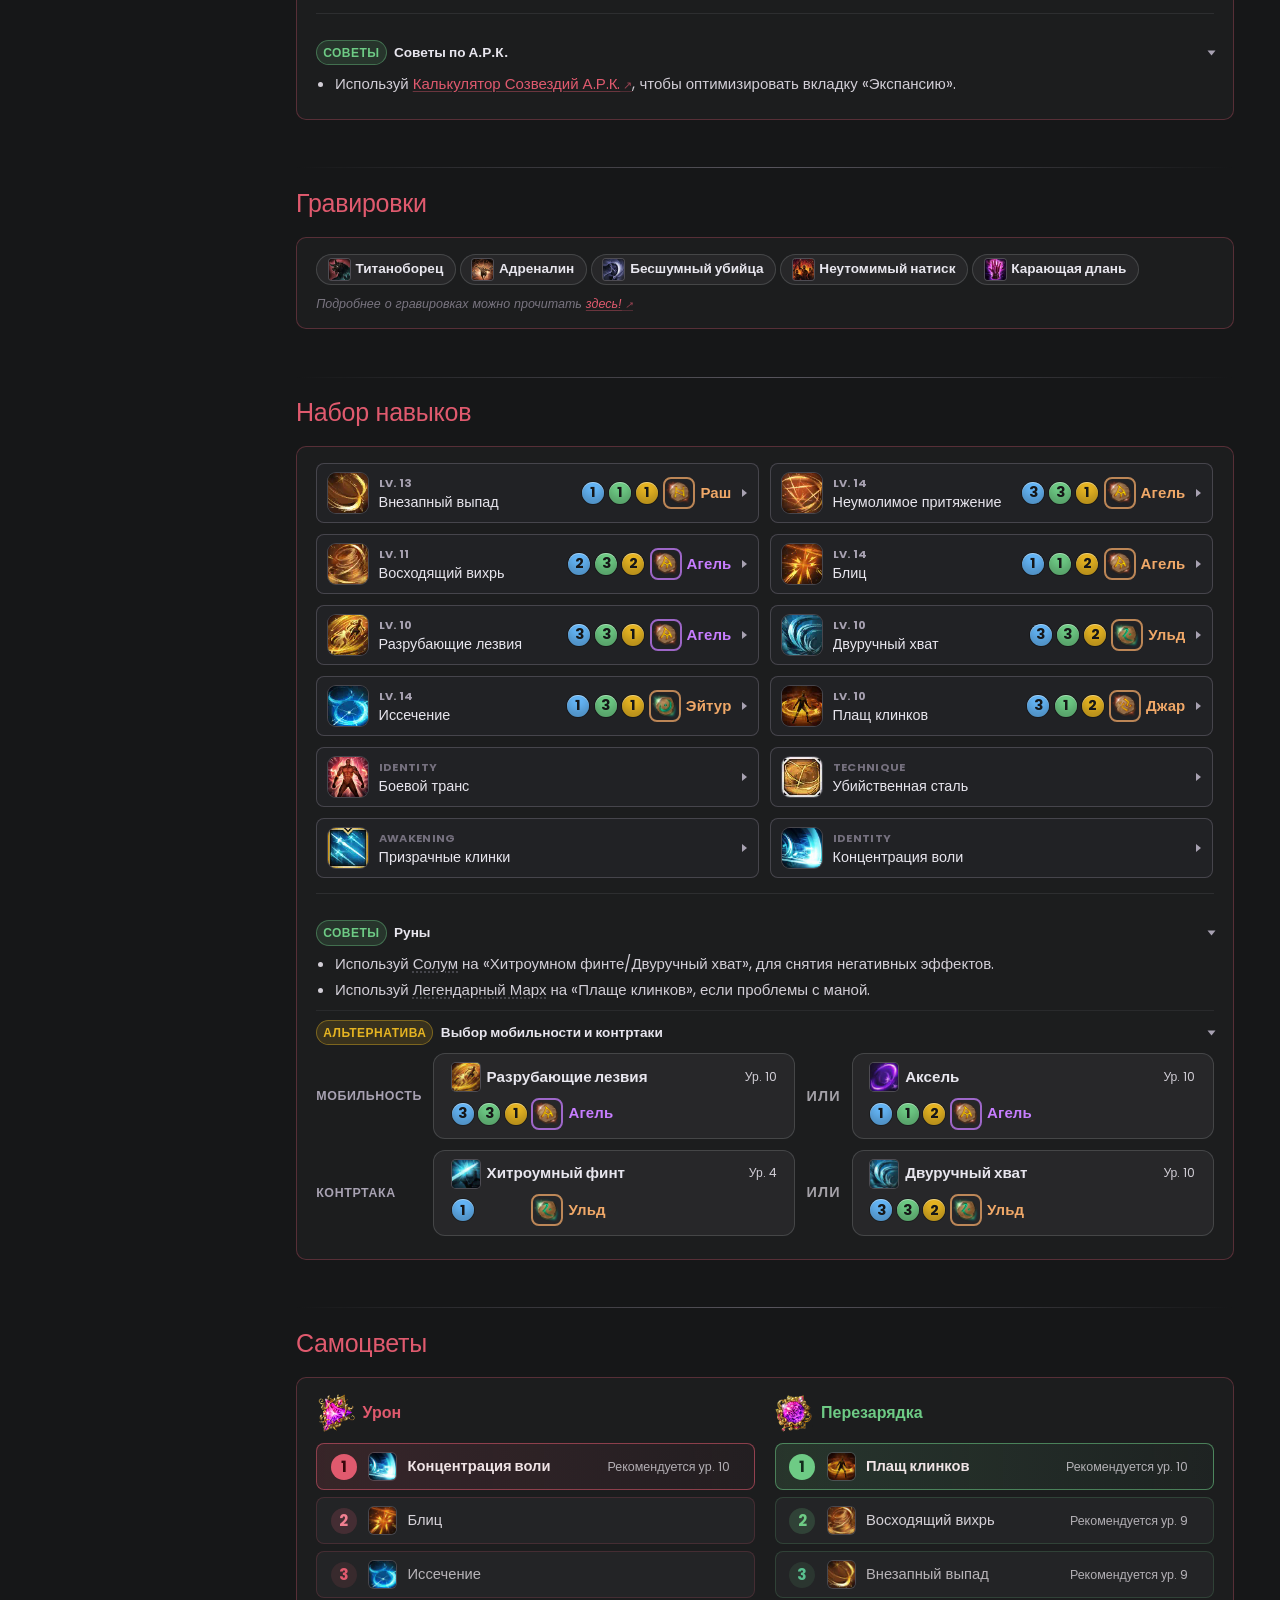
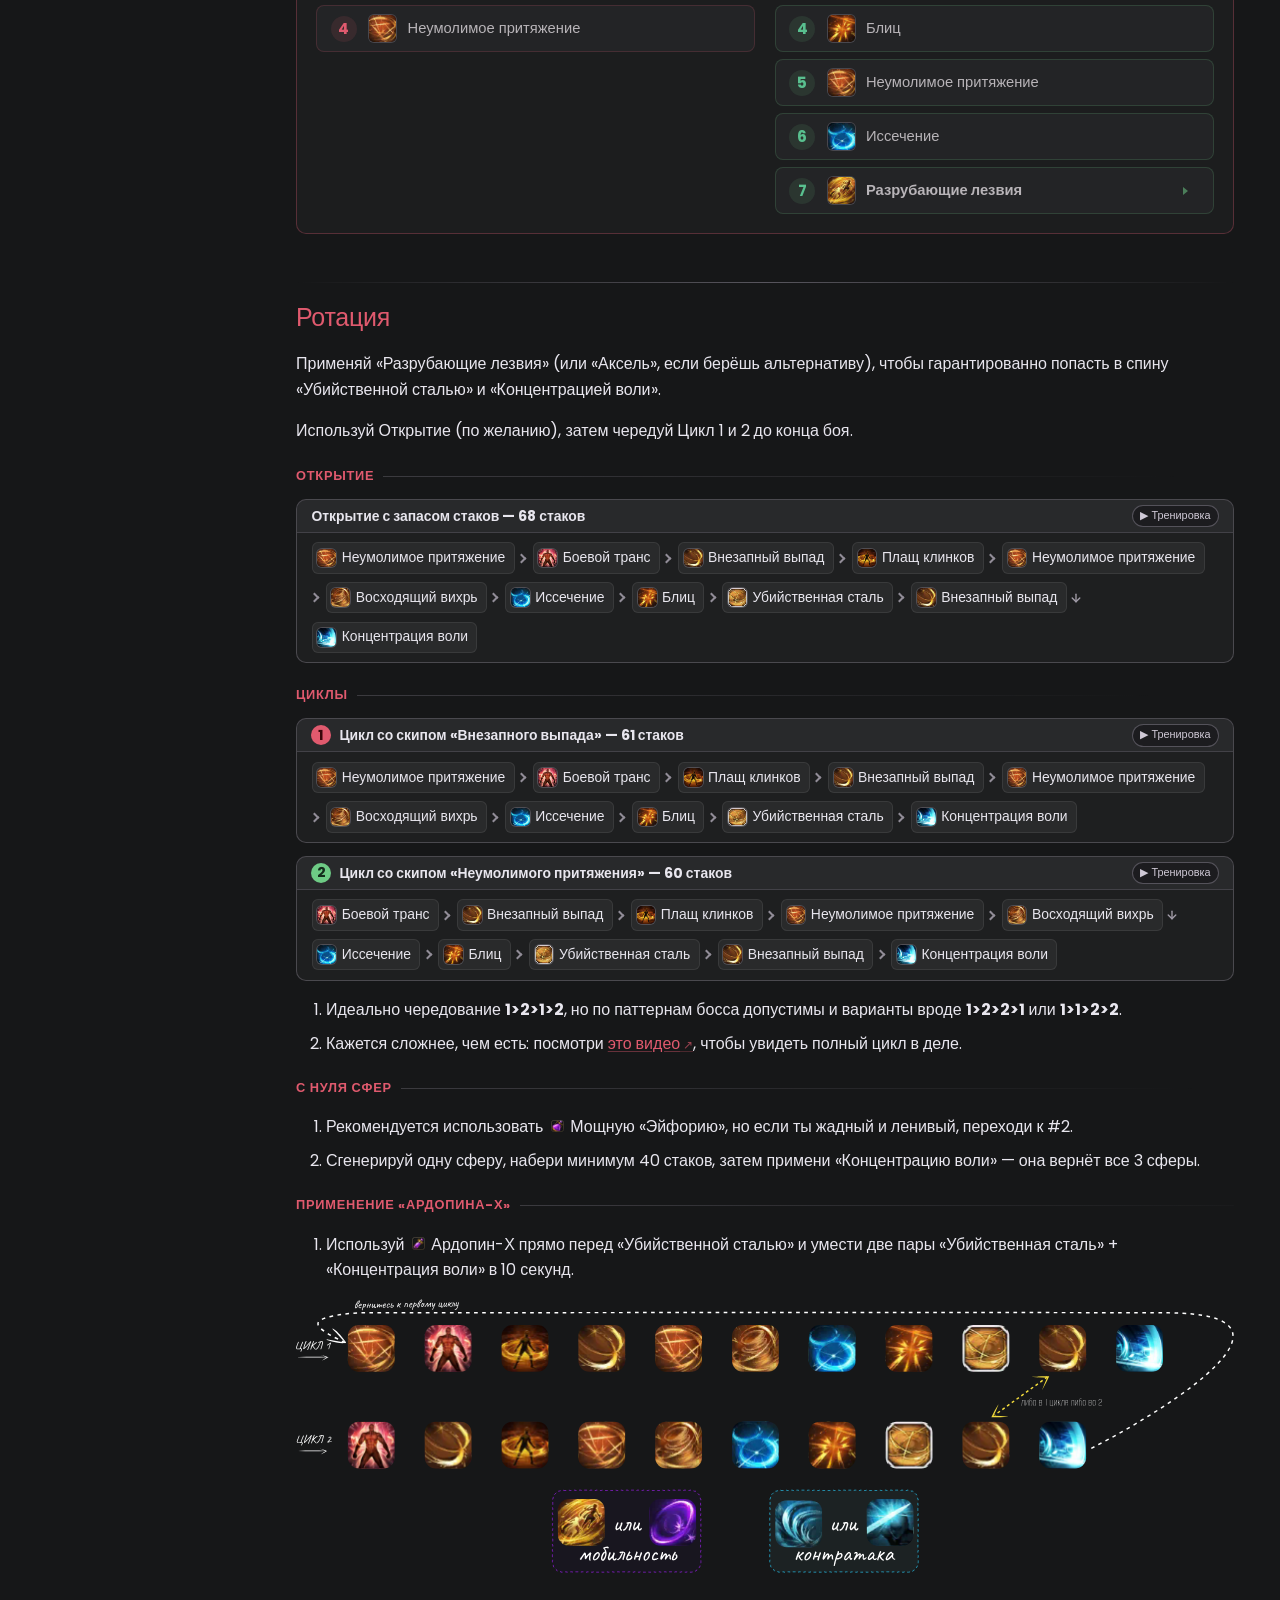
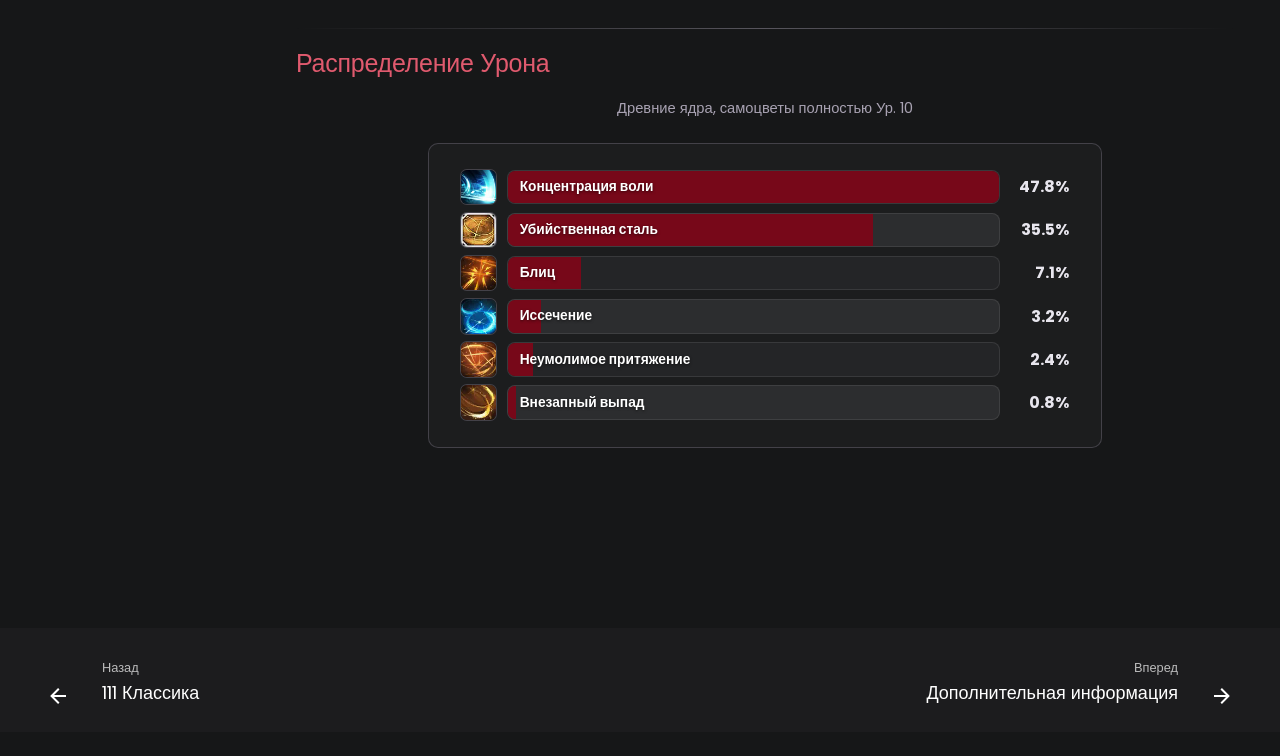
<file: surge/222-speedy/index.html>
<!doctype html>
<html lang="ru" class="no-js">
  <head>
    
      <meta charset="utf-8">
      <meta name="viewport" content="width=device-width,initial-scale=1">
      
        <meta name="description" content="Remaining Energy & Surge Deathblade guides">
      
      
      
        <link rel="canonical" href="https://Henstlly.github.io/deathblade/surge/222-speedy/">
      
      
        <link rel="prev" href="../111-classic/">
      
      
        <link rel="next" href="../../resources/">
      
      
        
      
      
      <link rel="icon" href="../../assets/favicon.svg">
      <meta name="generator" content="mkdocs-1.6.1, mkdocs-material-9.7.7">
    
    
      
        <title>222 Ускоренный - Deathblade</title>
      
    
    
      <link rel="stylesheet" href="../../assets/stylesheets/main.ec1eaa64.min.css">
      
        
        <link rel="stylesheet" href="../../assets/stylesheets/palette.ab4e12ef.min.css">
      
      


    
    
      
    
    
      
        
        
        
        <link rel="stylesheet" href="../../assets/external/fonts.googleapis.com/css.9a3d0420.css">
        <style>:root{--md-text-font:"Poppins";--md-code-font:"Roboto Mono"}</style>
      
    
    
      <link rel="stylesheet" href="../../stylesheets/extra.css?v=171">
    
    <script>__md_scope=new URL("../..",location),__md_hash=e=>[...e].reduce(((e,_)=>(e<<5)-e+_.charCodeAt(0)),0),__md_get=(e,_=localStorage,t=__md_scope)=>JSON.parse(_.getItem(t.pathname+"."+e)),__md_set=(e,_,t=localStorage,a=__md_scope)=>{try{t.setItem(a.pathname+"."+e,JSON.stringify(_))}catch(e){}}</script>
    
      

    
    
  </head>
  
  
    
    
    
    
    
    <body dir="ltr" data-md-color-scheme="slate" data-md-color-primary="black" data-md-color-accent="red">
  
    
    <input class="md-toggle" data-md-toggle="drawer" type="checkbox" id="__drawer" autocomplete="off">
    <input class="md-toggle" data-md-toggle="search" type="checkbox" id="__search" autocomplete="off">
    <label class="md-overlay" for="__drawer"></label>
    <div data-md-component="skip">
      
        
        <a href="#222" class="md-skip">
          Перейти к содержанию
        </a>
      
    </div>
    <div data-md-component="announce">
      
    </div>
    
    
      

<header class="md-header" data-md-component="header">
  <nav class="md-header__inner md-grid" aria-label="Верхний колонтитул">
    <a href="../.." title="Deathblade" class="md-header__button md-logo" aria-label="Deathblade" data-md-component="logo">
      
  
  <svg xmlns="http://www.w3.org/2000/svg" viewBox="0 0 24 24"><path d="m6.2 2.44 11.9 11.9 2.12-2.12 1.41 1.41-2.47 2.47 3.18 3.18c.39.39.39 1.02 0 1.41l-.71.71a.996.996 0 0 1-1.41 0L17 18.23l-2.44 2.47-1.41-1.41 2.12-2.12-11.9-11.9V2.44zM15.89 10l4.74-4.74V2.44H17.8l-4.74 4.74zm-4.95 5-2.83-2.87-2.21 2.21-2.12-2.12-1.41 1.41 2.47 2.47-3.18 3.19a.996.996 0 0 0 0 1.41l.71.71c.39.39 1.02.39 1.41 0L7 18.23l2.44 2.47 1.41-1.41-2.12-2.12z"/></svg>

    </a>
    <label class="md-header__button md-icon" for="__drawer">
      
      <svg xmlns="http://www.w3.org/2000/svg" viewBox="0 0 24 24"><path d="M3 6h18v2H3zm0 5h18v2H3zm0 5h18v2H3z"/></svg>
    </label>
    <div class="md-header__title" data-md-component="header-title">
      <div class="md-header__ellipsis">
        <div class="md-header__topic">
          <span class="md-ellipsis">
            Deathblade
          </span>
        </div>
        <div class="md-header__topic" data-md-component="header-topic">
          <span class="md-ellipsis">
            
              222 Ускоренный
            
          </span>
        </div>
      </div>
    </div>
    
      
    
    
    
    
      
      
        <label class="md-header__button md-icon" for="__search">
          
          <svg xmlns="http://www.w3.org/2000/svg" viewBox="0 0 24 24"><path d="M9.5 3A6.5 6.5 0 0 1 16 9.5c0 1.61-.59 3.09-1.56 4.23l.27.27h.79l5 5-1.5 1.5-5-5v-.79l-.27-.27A6.52 6.52 0 0 1 9.5 16 6.5 6.5 0 0 1 3 9.5 6.5 6.5 0 0 1 9.5 3m0 2C7 5 5 7 5 9.5S7 14 9.5 14 14 12 14 9.5 12 5 9.5 5"/></svg>
        </label>
        <div class="md-search" data-md-component="search" role="dialog">
  <label class="md-search__overlay" for="__search"></label>
  <div class="md-search__inner" role="search">
    <form class="md-search__form" name="search">
      <input type="text" class="md-search__input" name="query" aria-label="Поиск" placeholder="Поиск" autocapitalize="off" autocorrect="off" autocomplete="off" spellcheck="false" data-md-component="search-query" required>
      <label class="md-search__icon md-icon" for="__search">
        
        <svg xmlns="http://www.w3.org/2000/svg" viewBox="0 0 24 24"><path d="M9.5 3A6.5 6.5 0 0 1 16 9.5c0 1.61-.59 3.09-1.56 4.23l.27.27h.79l5 5-1.5 1.5-5-5v-.79l-.27-.27A6.52 6.52 0 0 1 9.5 16 6.5 6.5 0 0 1 3 9.5 6.5 6.5 0 0 1 9.5 3m0 2C7 5 5 7 5 9.5S7 14 9.5 14 14 12 14 9.5 12 5 9.5 5"/></svg>
        
        <svg xmlns="http://www.w3.org/2000/svg" viewBox="0 0 24 24"><path d="M20 11v2H8l5.5 5.5-1.42 1.42L4.16 12l7.92-7.92L13.5 5.5 8 11z"/></svg>
      </label>
      <nav class="md-search__options" aria-label="Поиск">
        
        <button type="reset" class="md-search__icon md-icon" title="Очистить" aria-label="Очистить" tabindex="-1">
          
          <svg xmlns="http://www.w3.org/2000/svg" viewBox="0 0 24 24"><path d="M19 6.41 17.59 5 12 10.59 6.41 5 5 6.41 10.59 12 5 17.59 6.41 19 12 13.41 17.59 19 19 17.59 13.41 12z"/></svg>
        </button>
      </nav>
      
        <div class="md-search__suggest" data-md-component="search-suggest"></div>
      
    </form>
    <div class="md-search__output">
      <div class="md-search__scrollwrap" tabindex="0" data-md-scrollfix>
        <div class="md-search-result" data-md-component="search-result">
          <div class="md-search-result__meta">
            Инициализация поиска
          </div>
          <ol class="md-search-result__list" role="presentation"></ol>
        </div>
      </div>
    </div>
  </div>
</div>
      
    
    
  </nav>
  
</header>
    
    <div class="md-container" data-md-component="container">
      
      
        
          
            
<nav class="md-tabs" aria-label="Вкладки" data-md-component="tabs">
  <div class="md-grid">
    <ul class="md-tabs__list">
      
        
  
  
  
  
    <li class="md-tabs__item">
      <a href="../.." class="md-tabs__link">
        
  
  
    
  
  Главная

      </a>
    </li>
  

      
        
  
  
  
  
    
    
      <li class="md-tabs__item">
        <a href="../../remaining-energy/essentials/" class="md-tabs__link">
          
  
  
    
  
  Остаточная энергия

        </a>
      </li>
    
  

      
        
  
  
  
    
  
  
    
    
      <li class="md-tabs__item md-tabs__item--active">
        <a href="../essentials/" class="md-tabs__link">
          
  
  
    
  
  Твердая воля

        </a>
      </li>
    
  

      
        
  
  
  
  
    <li class="md-tabs__item">
      <a href="../../resources/" class="md-tabs__link">
        
  
  
    
  
  Дополнительная информация

      </a>
    </li>
  

      
    </ul>
  </div>
</nav>
          
        
      
      <main class="md-main" data-md-component="main">
        <div class="md-main__inner md-grid">
          
            
              
              <div class="md-sidebar md-sidebar--primary" data-md-component="sidebar" data-md-type="navigation" >
                <div class="md-sidebar__scrollwrap">
                  <div class="md-sidebar__inner">
                    


  


  

<nav class="md-nav md-nav--primary md-nav--lifted md-nav--integrated" aria-label="Навигация" data-md-level="0">
  <label class="md-nav__title" for="__drawer">
    <a href="../.." title="Deathblade" class="md-nav__button md-logo" aria-label="Deathblade" data-md-component="logo">
      
  
  <svg xmlns="http://www.w3.org/2000/svg" viewBox="0 0 24 24"><path d="m6.2 2.44 11.9 11.9 2.12-2.12 1.41 1.41-2.47 2.47 3.18 3.18c.39.39.39 1.02 0 1.41l-.71.71a.996.996 0 0 1-1.41 0L17 18.23l-2.44 2.47-1.41-1.41 2.12-2.12-11.9-11.9V2.44zM15.89 10l4.74-4.74V2.44H17.8l-4.74 4.74zm-4.95 5-2.83-2.87-2.21 2.21-2.12-2.12-1.41 1.41 2.47 2.47-3.18 3.19a.996.996 0 0 0 0 1.41l.71.71c.39.39 1.02.39 1.41 0L7 18.23l2.44 2.47 1.41-1.41-2.12-2.12z"/></svg>

    </a>
    Deathblade
  </label>
  
  <ul class="md-nav__list" data-md-scrollfix>
    
      
      
  
  
  
  
    <li class="md-nav__item">
      <a href="../.." class="md-nav__link">
        
  
  
  <span class="md-ellipsis">
    
  
    Главная
  

    
  </span>
  
  

      </a>
    </li>
  

    
      
      
  
  
  
  
    
    
      
        
      
        
      
        
      
    
    
    
      
      
        
      
    
    
    <li class="md-nav__item md-nav__item--nested">
      
        
        
        <input class="md-nav__toggle md-toggle " type="checkbox" id="__nav_2" >
        
          
          <label class="md-nav__link" for="__nav_2" id="__nav_2_label" tabindex="0">
            
  
  
  <span class="md-ellipsis">
    
  
    Остаточная энергия
  

    
  </span>
  
  

            <span class="md-nav__icon md-icon"></span>
          </label>
        
        <nav class="md-nav" data-md-level="1" aria-labelledby="__nav_2_label" aria-expanded="false">
          <label class="md-nav__title" for="__nav_2">
            <span class="md-nav__icon md-icon"></span>
            
  
    Остаточная энергия
  

          </label>
          <ul class="md-nav__list" data-md-scrollfix>
            
              
                
  
  
  
  
    <li class="md-nav__item">
      <a href="../../remaining-energy/essentials/" class="md-nav__link">
        
  
  
  <span class="md-ellipsis">
    
  
    Основы
  

    
  </span>
  
  

      </a>
    </li>
  

              
            
              
                
  
  
  
  
    <li class="md-nav__item">
      <a href="../../remaining-energy/111-head-hunt/" class="md-nav__link">
        
  
  
  <span class="md-ellipsis">
    
  
    111 Классика
  

    
  </span>
  
  

      </a>
    </li>
  

              
            
              
                
  
  
  
  
    <li class="md-nav__item">
      <a href="../../remaining-energy/333-ceiling/" class="md-nav__link">
        
  
  
  <span class="md-ellipsis">
    
  
    333 Шакрамы ★
  

    
  </span>
  
  

      </a>
    </li>
  

              
            
          </ul>
        </nav>
      
    </li>
  

    
      
      
  
  
    
  
  
  
    
    
      
        
      
        
      
        
      
    
    
    
      
        
        
      
      
        
      
    
    
    <li class="md-nav__item md-nav__item--active md-nav__item--section md-nav__item--nested">
      
        
        
        <input class="md-nav__toggle md-toggle " type="checkbox" id="__nav_3" checked>
        
          
          <label class="md-nav__link" for="__nav_3" id="__nav_3_label" tabindex="">
            
  
  
  <span class="md-ellipsis">
    
  
    Твердая воля
  

    
  </span>
  
  

            <span class="md-nav__icon md-icon"></span>
          </label>
        
        <nav class="md-nav" data-md-level="1" aria-labelledby="__nav_3_label" aria-expanded="true">
          <label class="md-nav__title" for="__nav_3">
            <span class="md-nav__icon md-icon"></span>
            
  
    Твердая воля
  

          </label>
          <ul class="md-nav__list" data-md-scrollfix>
            
              
                
  
  
  
  
    <li class="md-nav__item">
      <a href="../essentials/" class="md-nav__link">
        
  
  
  <span class="md-ellipsis">
    
  
    Основы
  

    
  </span>
  
  

      </a>
    </li>
  

              
            
              
                
  
  
  
  
    <li class="md-nav__item">
      <a href="../111-classic/" class="md-nav__link">
        
  
  
  <span class="md-ellipsis">
    
  
    111 Классика
  

    
  </span>
  
  

      </a>
    </li>
  

              
            
              
                
  
  
    
  
  
  
    <li class="md-nav__item md-nav__item--active">
      
      <input class="md-nav__toggle md-toggle" type="checkbox" id="__toc">
      
      
        
      
      
        <label class="md-nav__link md-nav__link--active" for="__toc">
          
  
  
  <span class="md-ellipsis">
    
  
    222 Ускоренный
  

    
  </span>
  
  

          <span class="md-nav__icon md-icon"></span>
        </label>
      
      <a href="./" class="md-nav__link md-nav__link--active">
        
  
  
  <span class="md-ellipsis">
    
  
    222 Ускоренный
  

    
  </span>
  
  

      </a>
      
        

<nav class="md-nav md-nav--secondary" aria-label="Содержание">
  
  
  
    
  
  
    <label class="md-nav__title" for="__toc">
      <span class="md-nav__icon md-icon"></span>
      Содержание
    </label>
    <ul class="md-nav__list" data-md-component="toc" data-md-scrollfix>
      
        <li class="md-nav__item">
  <a href="#skill-codes" class="md-nav__link">
    <span class="md-ellipsis">
      
        Код билда
      
    </span>
  </a>
  
</li>
      
        <li class="md-nav__item">
  <a href="#ark-setup" class="md-nav__link">
    <span class="md-ellipsis">
      
        Система А.Р.К.
      
    </span>
  </a>
  
</li>
      
        <li class="md-nav__item">
  <a href="#engravings" class="md-nav__link">
    <span class="md-ellipsis">
      
        Гравировки
      
    </span>
  </a>
  
</li>
      
        <li class="md-nav__item">
  <a href="#skill-setup" class="md-nav__link">
    <span class="md-ellipsis">
      
        Набор навыков
      
    </span>
  </a>
  
</li>
      
        <li class="md-nav__item">
  <a href="#gems" class="md-nav__link">
    <span class="md-ellipsis">
      
        Самоцветы
      
    </span>
  </a>
  
</li>
      
        <li class="md-nav__item">
  <a href="#rotation" class="md-nav__link">
    <span class="md-ellipsis">
      
        Ротация
      
    </span>
  </a>
  
</li>
      
        <li class="md-nav__item">
  <a href="#dps-spread" class="md-nav__link">
    <span class="md-ellipsis">
      
        Распределение Урона
      
    </span>
  </a>
  
</li>
      
    </ul>
  
</nav>
      
    </li>
  

              
            
          </ul>
        </nav>
      
    </li>
  

    
      
      
  
  
  
  
    <li class="md-nav__item">
      <a href="../../resources/" class="md-nav__link">
        
  
  
  <span class="md-ellipsis">
    
  
    Дополнительная информация
  

    
  </span>
  
  

      </a>
    </li>
  

    
  </ul>
</nav>
                  </div>
                </div>
              </div>
            
            
          
          
            <div class="md-content" data-md-component="content">
              
              <article class="md-content__inner md-typeset">
                
                  



<h1 id="222">222 Ускоренный 🐆<a class="headerlink" href="#222" title="Permanent link">&para;</a></h1>
<div class="build-card-row">
<div class="build-card">
<!-- Difficulty/Trixion/Playstyle stats above, AND the pentagon badge below,
     both read from javascripts/build-data.js (window.DB_BUILD_DATA) - there is
     nothing to hand-edit in either div itself. Find this build by its
     data-build id there and edit pentagon/difficulty/trixion/bestFor/etc.;
     the stat row, the pentagon badge, and the essentials.md comparison table
     all update together from that one place. -->
<div class="build-stats" data-build="222-speedy" data-family="surge"></div>
<p><strong class="best-для">Кому подходит:</strong> Тем, кому нужно что-то простое для старта, но сложное для освоения.</p>
<ul>
<li>Простая ротация, для понимания. Но тяжёлая в реализации.</li>
<li>Множество <span class="skill-mention" data-glossary-id="pushimmunity">иммунитетов к отбросу</span>, а так же всегда есть запас стаков.</li>
<li>Нуждается в малом количестве самоцветов.</li>
<li>«Концентрация воли» и «Убийственная сталь» основа твоего урона.</li>
</ul>
</div>
<div class="pentagon-badge" data-build="222-speedy" data-family="surge">
<div class="pentagon-badge-title">Профиль билда</div>
<div class="pentagon-svg-mount"></div>
<div class="pentagon-badge-extra">
<p><a class="video-chip" href="https://www.youtube.com/watch?v=3PO1iSO8g50">Видео-гайд</a> <a class="video-chip" href="https://www.youtube.com/watch?v=JQISLdCtXjQ">Геймплей</a></p>
</div>
</div>
</div>
<h2 id="skill-codes">Код билда<a class="headerlink" href="#skill-codes" title="Permanent link">&para;</a></h2>
<!-- Paste the exported skill-code string (from the in-game loadout share
     feature) into the fenced code block below. Each `=== "Tab Name"` block is
     a separate tab holding its own code + optional italic note above it -
     copy that pattern to add another import option (e.g. an easier variant). -->

<div class="setup-panel" data-accent="lavender">
<div class="setup-notes">
<details class="setup-note" data-kind="danger" open="open">
<summary><span class="setup-note-tag">Внимание</span>Перед импортом<span class="setup-note-arrow"></span></summary>
<p>Убедись, что прочитал <a href="../essentials/">Основы</a> перед импортом! Самоцветы сравни с гайдом (<a href="#gems">Самоцветы</a>).</p>
</details>
</div>
</div>
<div class="tabbed-set tabbed-alternate" data-tabs="1:1"><input checked="checked" id="__tabbed_1_1" name="__tabbed_1" type="radio" /><div class="tabbed-labels"><label for="__tabbed_1_1">222 Ускоренный</label></div>
<div class="tabbed-content">
<div class="tabbed-block">
<div class="highlight"><pre><span></span><code>9367EBEAC728B33EEA9F0AB083E6BE6C65E1FA8192C263D88A49CF29C51C1598079D410E09BDB31F452CB72724307A071C166B254B8F225F6AF4C515B236258B
</code></pre></div>
</div>
</div>
</div>
<h2 id="ark-setup">Система А.Р.К.<a class="headerlink" href="#ark-setup" title="Permanent link">&para;</a></h2>
<!-- ark-passives / ark-cores JSON below use the site-wide node/core id
     vocabulary - each ark-passives node only needs its id + invested level,
     tier/max/name/icon all resolve from ap-node-names.js. Full schema is
     documented in javascripts/ark-passive-tree.js and ark-core-badge.js's
     "EASY EDIT GUIDE" comments. A nested "Alt" details block (e.g. an
     easier/optional variant) can carry its own compact ark-passives/
     skill-setup pair for that alternative - copy the existing pattern
     rather than editing the main tree in place. -->

<div class="setup-panel" data-accent="lavender">
<div class="ark-passives" data-family="surge">
<script type="application/json">
[
    { "id": "evolution", "nodes": [
      { "id": "crit", "level": 10 },
      { "id": "specialization", "level": 30 },
      { "id": "keensense", "level": 2 },
      { "id": "limitbreakevo", "level": 1 },
      { "id": "strike", "level": 2 },
      { "id": "master", "level": 1 },
      { "id": "pulverize", "level": 1 },
      { "id": "standingstriker", "level": 2 }
    ] },
    { "id": "enlightenment", "nodes": [
      { "id": "surgeenhancement", "level": 1 },
      { "id": "orbcompression", "level": 3 },
      { "id": "orbcontrol", "level": 1 },
      { "id": "limitbreakenl", "level": 3 },
      { "id": "chaosinfusion", "level": 1 },
      { "id": "chaoticpower", "level": 3 }
    ] },
    { "id": "leap", "nodes": [
      { "id": "awakeningamplifier", "level": 1 },
      { "id": "unleashedpower", "level": 5 },
      { "id": "releasepotential", "level": 3 },
      { "id": "instantspell", "level": 3 },
      { "id": "danceofscreams", "level": 3 }
    ] }
  ]
</script>
</div>
<div class="ark-cores" data-family="surge">
<script type="application/json">
[
  { "core": "sun", "label": "Slaughter Spectacle", "points": 0 },
  { "core": "moon", "label": "Twin Swords Dance", "points": 0 },
  { "core": "star", "label": "Swift Resolution", "points": 1 }
]
</script>
</div>
<div class="setup-notes">
<details class="setup-note" data-kind="tip" open="open">
<summary><span class="setup-note-tag">Советы</span>Советы по А.Р.К.<span class="setup-note-arrow"></span></summary>
<ul>
<li>Используй <a href="../../resources/#ark-passive-calculator">Калькулятор Созвездий А.Р.К.</a>, чтобы оптимизировать вкладку «Экспансию».</li>
</ul>
</details>
</div>
</div>
<h2 id="engravings">Гравировки<a class="headerlink" href="#engravings" title="Permanent link">&para;</a></h2>
<div class="setup-panel" data-accent="lavender">
<div class="engraving-loadout engraving-loadout-fixed">
<p><span class="engraving-chip" data-skill-id="grudge"><img class="skill-icon" src="../../assets/shared/icon-grudge.png" alt="">Титаноборец</span>
<span class="engraving-chip" data-skill-id="adrenaline"><img class="skill-icon" src="../../assets/shared/icon-adrenaline.png" alt="">Адреналин</span>
<span class="engraving-chip" data-skill-id="ambushmaster"><img class="skill-icon" src="../../assets/shared/icon-ambushmaster.png" alt="">Бесшумный убийца</span>
<span class="engraving-chip" data-skill-id="raidcaptain"><img class="skill-icon" src="../../assets/shared/icon-raidcaptain.png" alt="">Неутомимый натиск</span>
<span class="engraving-chip" data-skill-id="massincrease"><img class="skill-icon" src="../../assets/shared/icon-massincrease.png" alt="">Карающая длань</span></p>
</div>
<p class="engraving-loadout-hint engraving-loadout-hint-line">Подробнее о гравировках можно прочитать <a href="../essentials/#engravings">здесь!</a></p>
</div>
<h2 id="skill-setup">Набор навыков<a class="headerlink" href="#skill-setup" title="Permanent link">&para;</a></h2>
<!-- Full skill-setup schema (id/level/tripods/rune/subtitle/picks) is in
     javascripts/skill-setup.js's "EASY EDIT GUIDE" comment. Names, icons, and
     tags resolve automatically by id from skill-data.js - only add "name" to
     override the display text for a genuine one-off case. -->

<div class="setup-panel" data-accent="lavender">
<div class="skill-setup" data-family="surge">
<script type="application/json">
[
  {"id": "surpriseattack", "level": 13, "tripods": [1, 1, 1], "rune": {"tier": "legendary", "name": "Rage"}},
  {"id": "windcut", "level": 14, "tripods": [3, 3, 1], "rune": {"tier": "legendary", "name": "Galewind"}},
  {"id": "upperslash", "level": 11, "tripods": [2, 3, 2], "rune": {"tier": "epic", "name": "Galewind"}, "picks": ["Руна: Фиолетовый Агель или Легендарный Ульд — оба варианта равноценны."]},
  {"id": "bladedance", "level": 14, "tripods": [1, 1, 2], "rune": {"tier": "legendary", "name": "Galewind"}},
  {"id": "spincutter", "level": 10, "tripods": [3, 3, 1], "rune": {"tier": "epic", "name": "Galewind"}},
  {"id": "earthcleaver", "level": 10, "tripods": [3, 3, 2], "rune": {"tier": "legendary", "name": "Vision"}},
  {"id": "turningslash", "level": 14, "tripods": [1, 3, 1], "rune": {"tier": "legendary", "name": "Poison"}},
  {"id": "maelstrom", "level": 10, "tripods": [3, 1, 2], "rune": {"tier": "legendary", "name": "Bleed"}},
  {"id": "deathtrance", "subtitle": "Identity"},
  {"id": "deathlyslash", "subtitle": "Technique"},
  {"id": "bladeassault", "subtitle": "Awakening"},
  {"id": "surge", "subtitle": "Identity"}
]
</script>
</div>
<div class="setup-notes">
<details class="setup-note" data-kind="tip" open="open">
<summary><span class="setup-note-tag">Советы</span>Руны<span class="setup-note-arrow"></span></summary>
<ul>
<li>Используй <span class="skill-mention" data-rune-name="Purify">Солум</span> на «Хитроумном финте/Двуручный хват», для снятия негативных эффектов.</li>
<li>Используй <span class="skill-mention" data-rune-name="Focus" data-rune-tier="legendary">Легендарный Марх</span> на «Плаще клинков», если проблемы с маной.</li>
</ul>
</details>
<details class="setup-note" data-kind="example" open="open">
<summary><span class="setup-note-tag">Альтернатива</span>Выбор мобильности и контртаки<span class="setup-note-arrow"></span></summary>
<div class="engraving-loadout engraving-loadout-choice">
<div class="engraving-loadout-group">
<p><span class="engraving-loadout-label">Мобильность</span>
<span class="engraving-chip" data-skill-id="spincutter"><span class="engraving-chip-head"><img class="skill-icon" src="../../assets/shared/icon-spincutter.png" alt="">Разрубающие лезвия<span class="engraving-chip-level">Ур. 10</span></span><span class="engraving-chip-chips"><span class="tripod-chip tripod-t1">3</span><span class="tripod-chip tripod-t2">3</span><span class="tripod-chip tripod-t3">1</span><span class="rune-chip rune-epic rune-chip-tile" data-rune-name="galewind" data-rune-tier="epic"><span class="rune-chip-tile-box"><img class="rune-chip-icon" src="../../assets/shared/rune-icons/galewind.png" alt="" loading="lazy"></span><span class="rune-chip-label">Агель</span></span></span></span>
<span class="choice-or">ИЛИ</span>
<span class="engraving-chip" data-skill-id="darkaxel"><span class="engraving-chip-head"><img class="skill-icon" src="../../assets/shared/icon-darkaxel.png" alt="">Аксель<span class="engraving-chip-level">Ур. 10</span></span><span class="engraving-chip-chips"><span class="tripod-chip tripod-t1">1</span><span class="tripod-chip tripod-t2">1</span><span class="tripod-chip tripod-t3">2</span><span class="rune-chip rune-epic rune-chip-tile" data-rune-name="galewind" data-rune-tier="epic"><span class="rune-chip-tile-box"><img class="rune-chip-icon" src="../../assets/shared/rune-icons/galewind.png" alt="" loading="lazy"></span><span class="rune-chip-label">Агель</span></span></span></span></p>
</div>
<div class="engraving-loadout-group">
<p><span class="engraving-loadout-label">Контртака</span>
<span class="engraving-chip" data-skill-id="headhunt"><span class="engraving-chip-head"><img class="skill-icon" src="../../assets/shared/icon-headhunt.png" alt="">Хитроумный финт<span class="engraving-chip-level">Ур. 4</span></span><span class="engraving-chip-chips"><span class="tripod-chip tripod-t1">1</span><span class="tripod-chip tripod-chip-empty" aria-hidden="true"></span><span class="tripod-chip tripod-chip-empty" aria-hidden="true"></span><span class="rune-chip rune-legendary rune-chip-tile" data-rune-name="vision" data-rune-tier="legendary"><span class="rune-chip-tile-box"><img class="rune-chip-icon" src="../../assets/shared/rune-icons/vision.png" alt="" loading="lazy"></span><span class="rune-chip-label">Ульд</span></span></span></span>
<span class="choice-or">ИЛИ</span>
<span class="engraving-chip" data-skill-id="earthcleaver"><span class="engraving-chip-head"><img class="skill-icon" src="../../assets/shared/icon-earthcleaver.png" alt="">Двуручный хват<span class="engraving-chip-level">Ур. 10</span></span><span class="engraving-chip-chips"><span class="tripod-chip tripod-t1">3</span><span class="tripod-chip tripod-t2">3</span><span class="tripod-chip tripod-t3">2</span><span class="rune-chip rune-legendary rune-chip-tile" data-rune-name="vision" data-rune-tier="legendary"><span class="rune-chip-tile-box"><img class="rune-chip-icon" src="../../assets/shared/rune-icons/vision.png" alt="" loading="lazy"></span><span class="rune-chip-label">Ульд</span></span></span></span></p>
</div>
</div>
</details>
</div>
</div>
<h2 id="gems">Самоцветы<a class="headerlink" href="#gems" title="Permanent link">&para;</a></h2>
<!-- Ranked skill-id lists per column (dmg/cd), top = highest priority.
     Full schema, including the expandable "alts" form for a swappable
     alternative, is in javascripts/gem-priority.js's "EASY EDIT GUIDE"
     comment. -->

<div class="setup-panel" data-accent="lavender">
<div class="gem-priority">
<script type="application/json">[
  { "col": "dmg", "items": [
    { "id": "surge", "level": 10 },
    "bladedance",
    "turningslash",
    "windcut"
  ] },
  { "col": "cd", "items": [
    { "id": "maelstrom", "level": 10 },
    { "id": "upperslash", "level": 9 },
    { "id": "surpriseattack", "level": 9 },
    "bladedance",
    "windcut",
    "turningslash",
    { "id": "spincutter", "alts": [
      { "id": "surpriseattack", "note": "Бери «Урон» на «Внезапном выпаде», если предпочитаешь, или даже самоцвет другого класса Ур. 10." },
      { "id": "darkaxel", "note": "Бери, если решишь перейти на «Аксель»." }
    ] }
  ] }
]</script>
</div>
</div>
<h2 id="rotation">Ротация<a class="headerlink" href="#rotation" title="Permanent link">&para;</a></h2>
<!-- Each `.rotation-line` is a compact JSON step list of skill ids in
     order - names/icons resolve automatically, same id vocabulary as Skill
     Setup and Gems above. Full schema (situational steps, swapNext,
     cycleRef, trailing suffix, etc.) is in javascripts/rotation-line.js's
     "EASY EDIT GUIDE" comment. -->

<p>Применяй «Разрубающие лезвия» (или «Аксель», если берёшь альтернативу), чтобы гарантированно попасть в спину «Убийственной сталью» и «Концентрацией воли».</p>
<p>Используй Открытие (по желанию), затем чередуй Цикл 1 и 2 до конца боя.</p>
<p class="rotation-stage">Открытие</p>
<div class="cycle-card">
<div class="cycle-card-header"><span class="cycle-title">Открытие с запасом стаков — 68 стаков</span></div>
<div class="rotation-line">
<script type="application/json">
["windcut", "deathtrance", "surpriseattack", "maelstrom", "windcut", "upperslash", "turningslash", "bladedance", "deathlyslash", "surpriseattack", "surge"]
</script>
</div>
</div>
<p class="rotation-stage">Циклы</p>
<div class="cycle-card">
<div class="cycle-card-header"><span class="cycle-num cycle-num-1">1</span><span class="cycle-title">Цикл со скипом «Внезапного выпада» — 61 стаков</span></div>
<div class="rotation-line">
<script type="application/json">
["windcut", "deathtrance", "maelstrom", "surpriseattack", "windcut", "upperslash", "turningslash", "bladedance", "deathlyslash", "surge"]
</script>
</div>
</div>
<div class="cycle-card">
<div class="cycle-card-header"><span class="cycle-num cycle-num-2">2</span><span class="cycle-title">Цикл со скипом «Неумолимого притяжения» — 60 стаков</span></div>
<div class="rotation-line">
<script type="application/json">
["deathtrance", "surpriseattack","maelstrom", "windcut", "upperslash", "turningslash", "bladedance", "deathlyslash", "surpriseattack", "surge"]
</script>
</div>
</div>
<div class="rotation-notes">
<ol>
<li>Идеально чередование <strong>1&gt;2&gt;1&gt;2</strong>, но по паттернам босса допустимы и варианты вроде <strong>1&gt;2&gt;2&gt;1</strong> или <strong>1&gt;1&gt;2&gt;2</strong>.</li>
<li>Кажется сложнее, чем есть: посмотри <a href="https://www.youtube.com/watch?v=V1UQhE37Yjs">это видео</a>, чтобы увидеть полный цикл в деле.</li>
</ol>
</div>
<p class="rotation-stage">С нуля сфер</p>
<div class="rotation-notes">
<ol>
<li>Рекомендуется использовать <span class="food-req-item"><img alt="" class="skill-icon" src="../../assets/shared/icon-stimulant.png" /> Мощную «Эйфорию»</span>, но если ты жадный и ленивый, переходи к #2.</li>
<li>Сгенерируй одну сферу, набери минимум 40 стаков, затем примени «Концентрацию воли» — она вернёт все 3 сферы.</li>
</ol>
</div>
<p class="rotation-stage">Применение «Ардопина-Х»</p>
<div class="rotation-notes">
<ol>
<li>Используй <span class="food-req-item"><img alt="" class="skill-icon" src="../../assets/shared/icon-atropine.png" /> Ардопин-Х</span> прямо перед «Убийственной сталью» и умести две пары «Убийственная сталь» + «Концентрация воли» в 10 секунд.</li>
</ol>
</div>
<p><img alt="222 TL;DR flowchart" class="zoomable-image" loading="lazy" src="../../assets/tldr-222-v2.svg" /></p>
<h2 id="dps-spread">Распределение Урона<a class="headerlink" href="#dps-spread" title="Permanent link">&para;</a></h2>
<!-- data-labels / data-values / data-ids are three parallel comma-separated
     lists, ordered highest % first - update after a fresh Trixion recording
     or a balance pass. Full schema is in javascripts/dps-chart.js's
     "EASY EDIT GUIDE" comment. -->

<p class="dps-showcase-caption">Древние ядра, самоцветы полностью Ур. 10</p>

<div class="dps-showcase">
<div class="dps-showcase-frame">
<div class="dps-chart" data-ids="surge,deathlyslash,bladedance,turningslash,windcut,surpriseattack" data-show-icons="data-show-icons" data-values="47.8,35.5,7.1,3.2,2.4,0.8"></div>
</div>
</div>












                
              </article>
            </div>
          
          
<script>var target=document.getElementById(location.hash.slice(1));target&&target.name&&(target.checked=target.name.startsWith("__tabbed_"))</script>
        </div>
        
          <button type="button" class="md-top md-icon" data-md-component="top" hidden>
  
  <svg xmlns="http://www.w3.org/2000/svg" viewBox="0 0 24 24"><path d="M13 20h-2V8l-5.5 5.5-1.42-1.42L12 4.16l7.92 7.92-1.42 1.42L13 8z"/></svg>
  К началу
</button>
        
      </main>
      
        <footer class="md-footer">
  
    
      
      <nav class="md-footer__inner md-grid" aria-label="Нижний колонтитул" >
        
          
          <a href="../111-classic/" class="md-footer__link md-footer__link--prev" aria-label="Назад: 111 Классика">
            <div class="md-footer__button md-icon">
              
              <svg xmlns="http://www.w3.org/2000/svg" viewBox="0 0 24 24"><path d="M20 11v2H8l5.5 5.5-1.42 1.42L4.16 12l7.92-7.92L13.5 5.5 8 11z"/></svg>
            </div>
            <div class="md-footer__title">
              <span class="md-footer__direction">
                Назад
              </span>
              <div class="md-ellipsis">
                111 Классика
              </div>
            </div>
          </a>
        
        
          
          <a href="../../resources/" class="md-footer__link md-footer__link--next" aria-label="Вперед: Дополнительная информация">
            <div class="md-footer__title">
              <span class="md-footer__direction">
                Вперед
              </span>
              <div class="md-ellipsis">
                Дополнительная информация
              </div>
            </div>
            <div class="md-footer__button md-icon">
              
              <svg xmlns="http://www.w3.org/2000/svg" viewBox="0 0 24 24"><path d="M4 11v2h12l-5.5 5.5 1.42 1.42L19.84 12l-7.92-7.92L10.5 5.5 16 11z"/></svg>
            </div>
          </a>
        
      </nav>
    
  
  <div class="md-footer-meta md-typeset">
    <div class="md-footer-meta__inner md-grid">
      <div class="md-copyright">
  
  
</div>
      
    </div>
  </div>
</footer>
      
    </div>
    <div class="md-dialog" data-md-component="dialog">
      <div class="md-dialog__inner md-typeset"></div>
    </div>
    
      <div class="md-progress" data-md-component="progress" role="progressbar"></div>
    
    
    
      
      
      <script id="__config" type="application/json">{"annotate": null, "base": "../..", "features": ["navigation.instant", "navigation.instant.progress", "navigation.instant.prefetch", "navigation.footer", "navigation.tabs", "navigation.sections", "navigation.top", "navigation.indexes", "navigation.tracking", "toc.integrate", "toc.follow", "content.code.copy", "search.suggest", "search.highlight"], "search": "../../assets/javascripts/workers/search.2c215733.min.js", "tags": null, "translations": {"clipboard.copied": "\u0421\u043a\u043e\u043f\u0438\u0440\u043e\u0432\u0430\u043d\u043e \u0432 \u0431\u0443\u0444\u0435\u0440", "clipboard.copy": "\u041a\u043e\u043f\u0438\u0440\u043e\u0432\u0430\u0442\u044c \u0432 \u0431\u0443\u0444\u0435\u0440", "search.result.more.one": "\u0415\u0449\u0451 1 \u043d\u0430 \u044d\u0442\u043e\u0439 \u0441\u0442\u0440\u0430\u043d\u0438\u0446\u0435", "search.result.more.other": "\u0415\u0449\u0451 # \u043d\u0430 \u044d\u0442\u043e\u0439 \u0441\u0442\u0440\u0430\u043d\u0438\u0446\u0435", "search.result.none": "\u0421\u043e\u0432\u043f\u0430\u0434\u0435\u043d\u0438\u0439 \u043d\u0435 \u043d\u0430\u0439\u0434\u0435\u043d\u043e", "search.result.one": "\u041d\u0430\u0439\u0434\u0435\u043d\u043e 1 \u0441\u043e\u0432\u043f\u0430\u0434\u0435\u043d\u0438\u0435", "search.result.other": "\u041d\u0430\u0439\u0434\u0435\u043d\u043e \u0441\u043e\u0432\u043f\u0430\u0434\u0435\u043d\u0438\u0439: #", "search.result.placeholder": "\u041d\u0430\u0447\u043d\u0438\u0442\u0435 \u043f\u0435\u0447\u0430\u0442\u0430\u0442\u044c \u0434\u043b\u044f \u043f\u043e\u0438\u0441\u043a\u0430", "search.result.term.missing": "\u041e\u0442\u0441\u0443\u0442\u0441\u0442\u0432\u0443\u0435\u0442", "select.version": "\u0412\u044b\u0431\u0435\u0440\u0438\u0442\u0435 \u0432\u0435\u0440\u0441\u0438\u044e"}, "version": null}</script>
    
    
      <script src="../../assets/javascripts/bundle.d7400e89.min.js"></script>
      
        <script src="../../javascripts/site-utils.js?v=10"></script>
      
        <script src="../../javascripts/header-links.js?v=1"></script>
      
        <script src="../../javascripts/lazy-calculators.js?v=24"></script>
      
        <script src="../../javascripts/extra.js?v=3"></script>
      
        <script src="../../javascripts/build-data.js?v=23"></script>
      
        <script src="../../javascripts/build-stats-badge.js?v=3"></script>
      
        <script src="../../javascripts/skill-data.js?v=24"></script>
      
        <script src="../../javascripts/skill-names.js?v=15"></script>
      
        <script src="../../javascripts/rune-data.js?v=6"></script>
      
        <script src="../../javascripts/skill-setup.js?v=11"></script>
      
        <script src="../../javascripts/essentials-table.js?v=6"></script>
      
        <script src="../../javascripts/core-options-data.js?v=8"></script>
      
        <script src="../../javascripts/ark-core-badge.js?v=9"></script>
      
        <script src="../../javascripts/ap-node-names.js?v=12"></script>
      
        <script src="../../javascripts/ap-node-effects.js?v=9"></script>
      
        <script src="../../javascripts/ark-passive-tree.js?v=8"></script>
      
        <script src="../../javascripts/gem-priority.js?v=8"></script>
      
        <script src="../../javascripts/pentagon-badge.js?v=5"></script>
      
        <script src="../../javascripts/rotation-line.js?v=15"></script>
      
        <script src="../../javascripts/skill-tooltip.js?v=15"></script>
      
        <script src="../../javascripts/ark-passive-tooltip.js?v=5"></script>
      
        <script src="../../javascripts/rune-tooltip.js?v=7"></script>
      
        <script src="../../javascripts/glossary-data.js?v=15"></script>
      
        <script src="../../javascripts/glossary-tooltip.js?v=3"></script>
      
        <script src="../../javascripts/rotation-practice.js?v=9"></script>
      
        <script src="../../javascripts/dps-chart.js?v=8"></script>
      
        <script src="../../javascripts/gem-dps-tooltip.js?v=11"></script>
      
        <script src="../../javascripts/build-compare.js?v=15"></script>
      
        <script src="../../javascripts/image-lightbox.js?v=1"></script>
      
    
  </body>
</html>
</file>
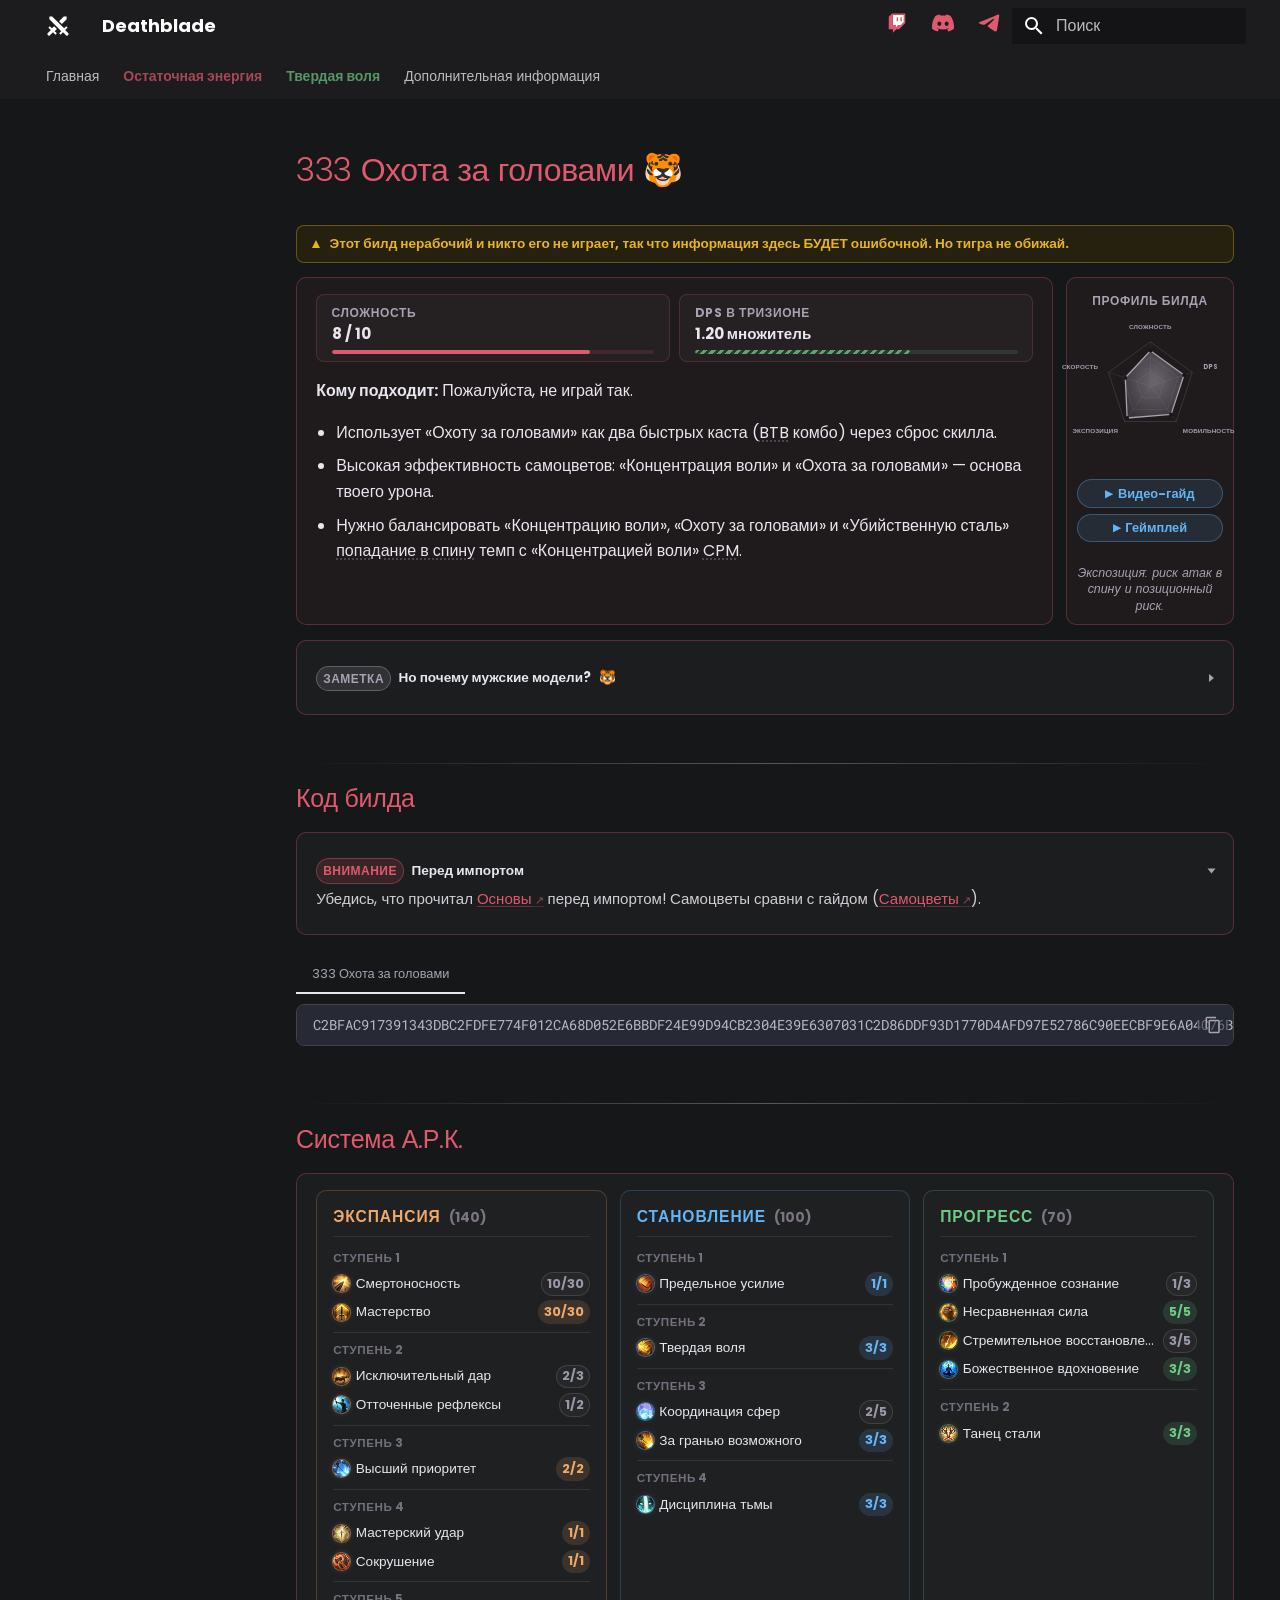
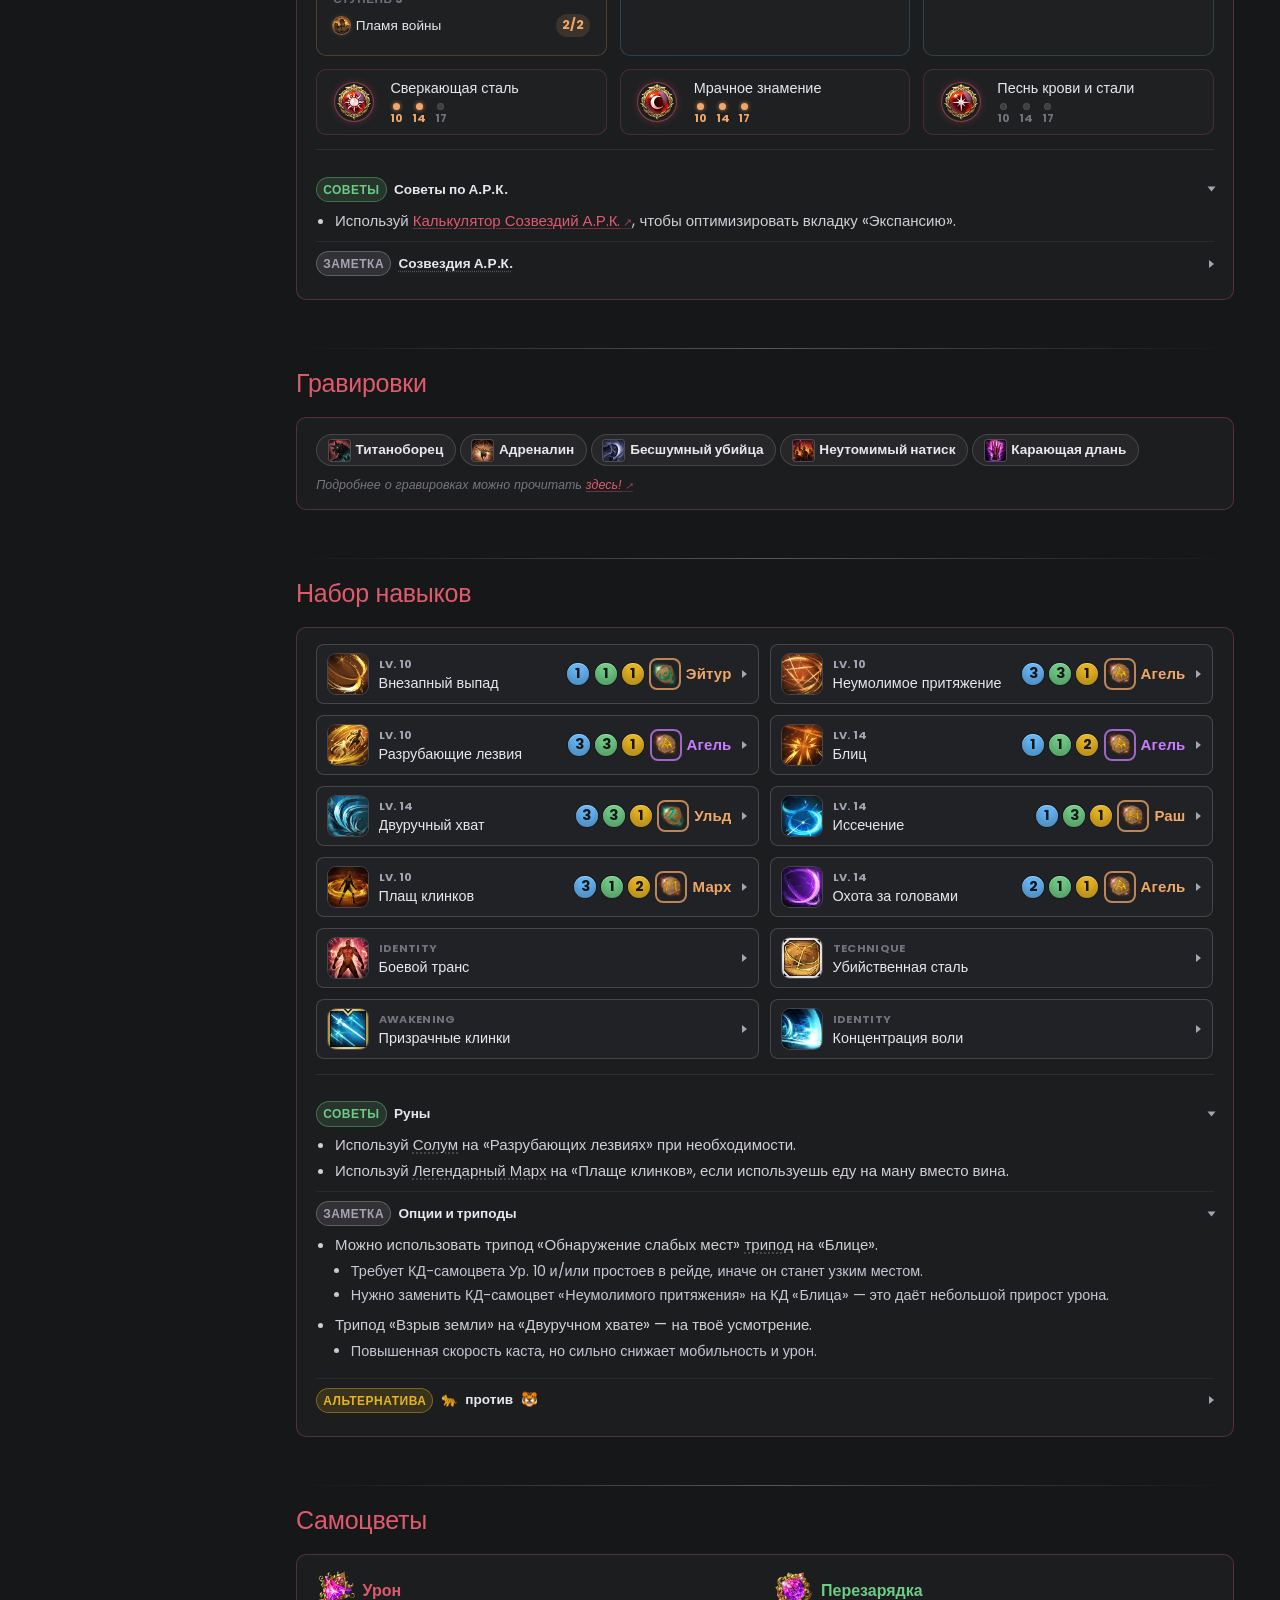
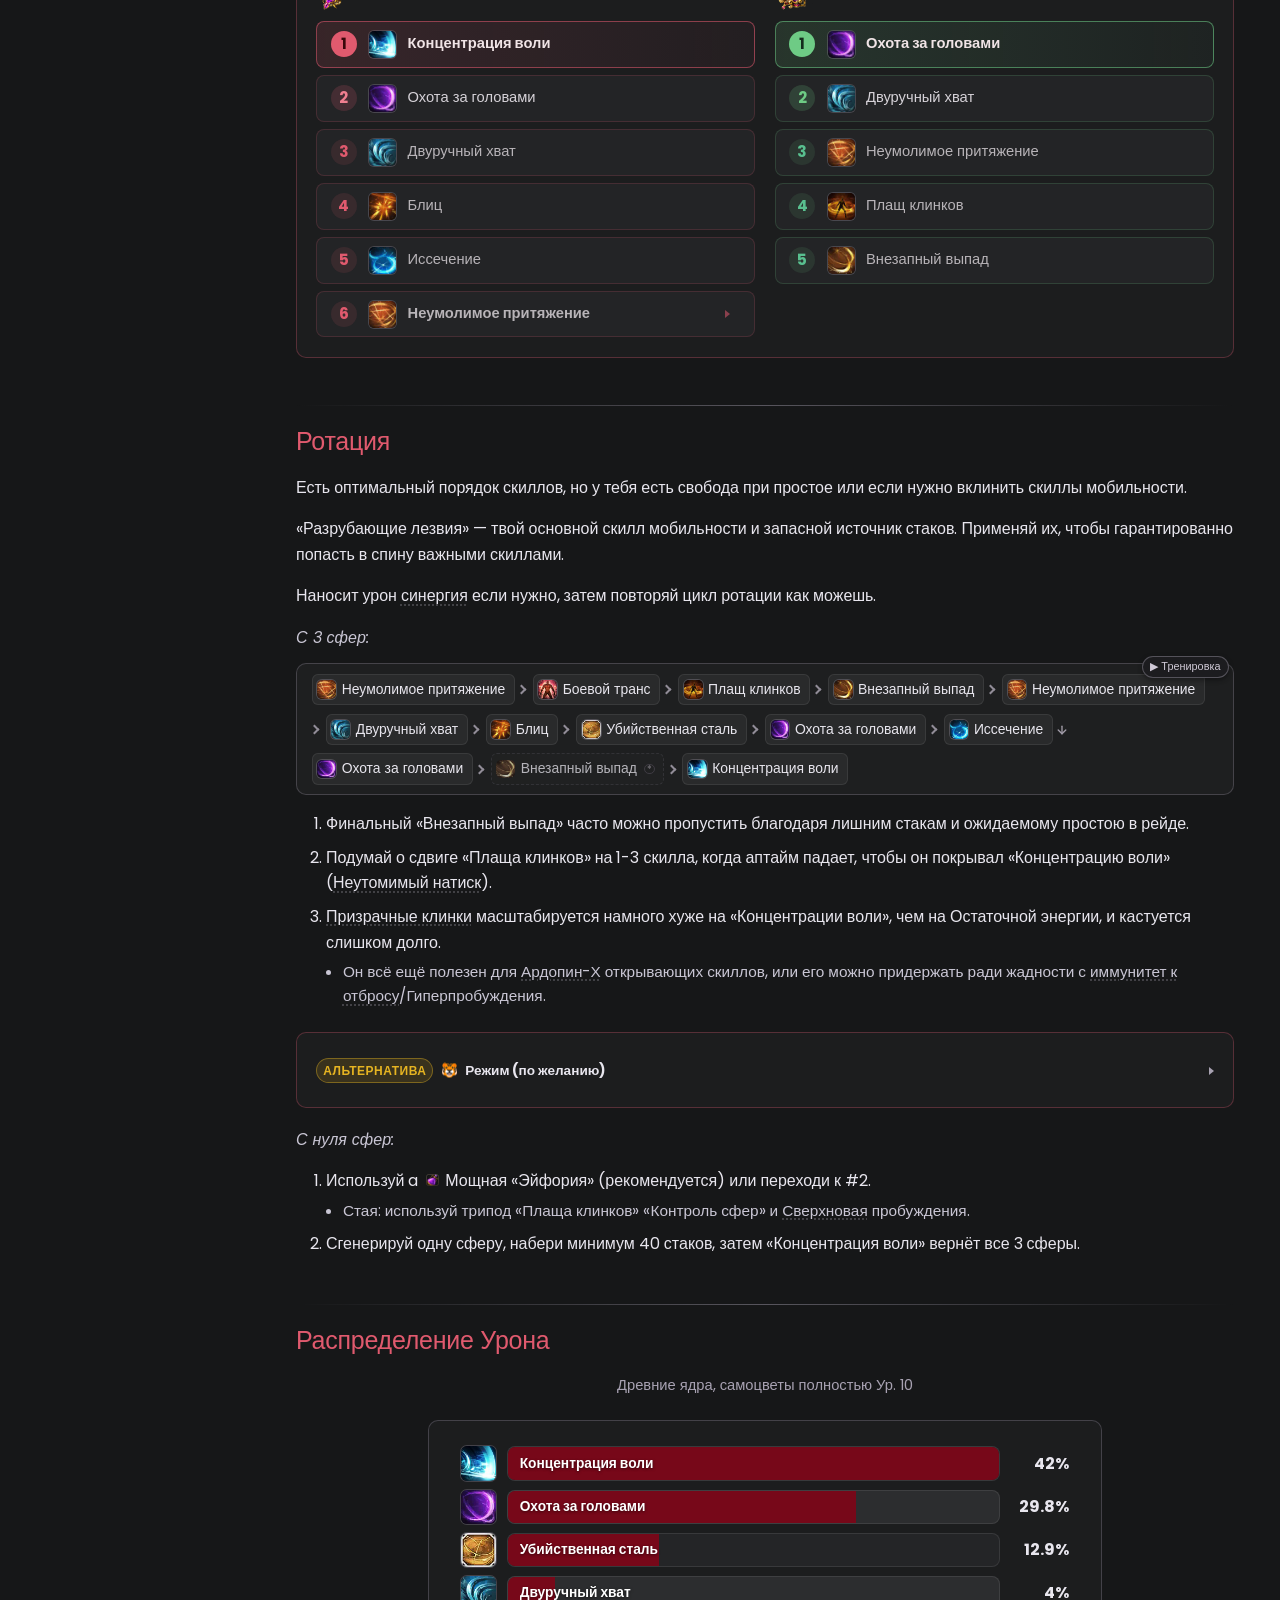
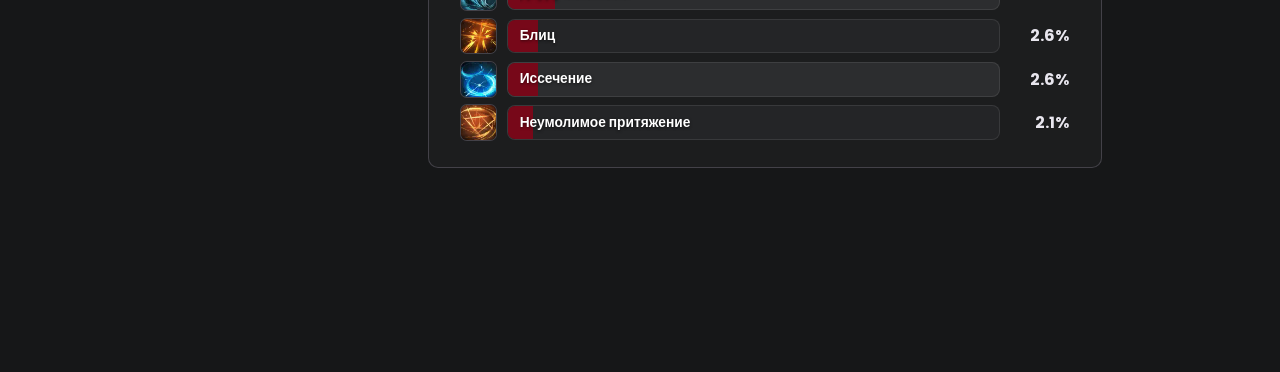
<file: surge/333-blitz/index.html>
<!doctype html>
<html lang="ru" class="no-js">
  <head>
    
      <meta charset="utf-8">
      <meta name="viewport" content="width=device-width,initial-scale=1">
      
        <meta name="description" content="Remaining Energy & Surge Deathblade guides">
      
      
      
        <link rel="canonical" href="https://Henstlly.github.io/deathblade/surge/333-blitz/">
      
      
      
      
        
      
      
      <link rel="icon" href="../../assets/favicon.svg">
      <meta name="generator" content="mkdocs-1.6.1, mkdocs-material-9.7.7">
    
    
      
        <title>333 Охота за головами 🐯 - Deathblade</title>
      
    
    
      <link rel="stylesheet" href="../../assets/stylesheets/main.ec1eaa64.min.css">
      
        
        <link rel="stylesheet" href="../../assets/stylesheets/palette.ab4e12ef.min.css">
      
      


    
    
      
    
    
      
        
        
        
        <link rel="stylesheet" href="../../assets/external/fonts.googleapis.com/css.9a3d0420.css">
        <style>:root{--md-text-font:"Poppins";--md-code-font:"Roboto Mono"}</style>
      
    
    
      <link rel="stylesheet" href="../../stylesheets/extra.css?v=171">
    
    <script>__md_scope=new URL("../..",location),__md_hash=e=>[...e].reduce(((e,_)=>(e<<5)-e+_.charCodeAt(0)),0),__md_get=(e,_=localStorage,t=__md_scope)=>JSON.parse(_.getItem(t.pathname+"."+e)),__md_set=(e,_,t=localStorage,a=__md_scope)=>{try{t.setItem(a.pathname+"."+e,JSON.stringify(_))}catch(e){}}</script>
    
      

    
    
  </head>
  
  
    
    
    
    
    
    <body dir="ltr" data-md-color-scheme="slate" data-md-color-primary="black" data-md-color-accent="red">
  
    
    <input class="md-toggle" data-md-toggle="drawer" type="checkbox" id="__drawer" autocomplete="off">
    <input class="md-toggle" data-md-toggle="search" type="checkbox" id="__search" autocomplete="off">
    <label class="md-overlay" for="__drawer"></label>
    <div data-md-component="skip">
      
        
        <a href="#333" class="md-skip">
          Перейти к содержанию
        </a>
      
    </div>
    <div data-md-component="announce">
      
    </div>
    
    
      

<header class="md-header" data-md-component="header">
  <nav class="md-header__inner md-grid" aria-label="Верхний колонтитул">
    <a href="../.." title="Deathblade" class="md-header__button md-logo" aria-label="Deathblade" data-md-component="logo">
      
  
  <svg xmlns="http://www.w3.org/2000/svg" viewBox="0 0 24 24"><path d="m6.2 2.44 11.9 11.9 2.12-2.12 1.41 1.41-2.47 2.47 3.18 3.18c.39.39.39 1.02 0 1.41l-.71.71a.996.996 0 0 1-1.41 0L17 18.23l-2.44 2.47-1.41-1.41 2.12-2.12-11.9-11.9V2.44zM15.89 10l4.74-4.74V2.44H17.8l-4.74 4.74zm-4.95 5-2.83-2.87-2.21 2.21-2.12-2.12-1.41 1.41 2.47 2.47-3.18 3.19a.996.996 0 0 0 0 1.41l.71.71c.39.39 1.02.39 1.41 0L7 18.23l2.44 2.47 1.41-1.41-2.12-2.12z"/></svg>

    </a>
    <label class="md-header__button md-icon" for="__drawer">
      
      <svg xmlns="http://www.w3.org/2000/svg" viewBox="0 0 24 24"><path d="M3 6h18v2H3zm0 5h18v2H3zm0 5h18v2H3z"/></svg>
    </label>
    <div class="md-header__title" data-md-component="header-title">
      <div class="md-header__ellipsis">
        <div class="md-header__topic">
          <span class="md-ellipsis">
            Deathblade
          </span>
        </div>
        <div class="md-header__topic" data-md-component="header-topic">
          <span class="md-ellipsis">
            
              333 Охота за головами 🐯
            
          </span>
        </div>
      </div>
    </div>
    
      
    
    
    
    
      
      
        <label class="md-header__button md-icon" for="__search">
          
          <svg xmlns="http://www.w3.org/2000/svg" viewBox="0 0 24 24"><path d="M9.5 3A6.5 6.5 0 0 1 16 9.5c0 1.61-.59 3.09-1.56 4.23l.27.27h.79l5 5-1.5 1.5-5-5v-.79l-.27-.27A6.52 6.52 0 0 1 9.5 16 6.5 6.5 0 0 1 3 9.5 6.5 6.5 0 0 1 9.5 3m0 2C7 5 5 7 5 9.5S7 14 9.5 14 14 12 14 9.5 12 5 9.5 5"/></svg>
        </label>
        <div class="md-search" data-md-component="search" role="dialog">
  <label class="md-search__overlay" for="__search"></label>
  <div class="md-search__inner" role="search">
    <form class="md-search__form" name="search">
      <input type="text" class="md-search__input" name="query" aria-label="Поиск" placeholder="Поиск" autocapitalize="off" autocorrect="off" autocomplete="off" spellcheck="false" data-md-component="search-query" required>
      <label class="md-search__icon md-icon" for="__search">
        
        <svg xmlns="http://www.w3.org/2000/svg" viewBox="0 0 24 24"><path d="M9.5 3A6.5 6.5 0 0 1 16 9.5c0 1.61-.59 3.09-1.56 4.23l.27.27h.79l5 5-1.5 1.5-5-5v-.79l-.27-.27A6.52 6.52 0 0 1 9.5 16 6.5 6.5 0 0 1 3 9.5 6.5 6.5 0 0 1 9.5 3m0 2C7 5 5 7 5 9.5S7 14 9.5 14 14 12 14 9.5 12 5 9.5 5"/></svg>
        
        <svg xmlns="http://www.w3.org/2000/svg" viewBox="0 0 24 24"><path d="M20 11v2H8l5.5 5.5-1.42 1.42L4.16 12l7.92-7.92L13.5 5.5 8 11z"/></svg>
      </label>
      <nav class="md-search__options" aria-label="Поиск">
        
        <button type="reset" class="md-search__icon md-icon" title="Очистить" aria-label="Очистить" tabindex="-1">
          
          <svg xmlns="http://www.w3.org/2000/svg" viewBox="0 0 24 24"><path d="M19 6.41 17.59 5 12 10.59 6.41 5 5 6.41 10.59 12 5 17.59 6.41 19 12 13.41 17.59 19 19 17.59 13.41 12z"/></svg>
        </button>
      </nav>
      
        <div class="md-search__suggest" data-md-component="search-suggest"></div>
      
    </form>
    <div class="md-search__output">
      <div class="md-search__scrollwrap" tabindex="0" data-md-scrollfix>
        <div class="md-search-result" data-md-component="search-result">
          <div class="md-search-result__meta">
            Инициализация поиска
          </div>
          <ol class="md-search-result__list" role="presentation"></ol>
        </div>
      </div>
    </div>
  </div>
</div>
      
    
    
  </nav>
  
</header>
    
    <div class="md-container" data-md-component="container">
      
      
        
          
            
<nav class="md-tabs" aria-label="Вкладки" data-md-component="tabs">
  <div class="md-grid">
    <ul class="md-tabs__list">
      
        
  
  
  
  
    <li class="md-tabs__item">
      <a href="../.." class="md-tabs__link">
        
  
  
    
  
  Главная

      </a>
    </li>
  

      
        
  
  
  
  
    
    
      <li class="md-tabs__item">
        <a href="../../remaining-energy/essentials/" class="md-tabs__link">
          
  
  
    
  
  Остаточная энергия

        </a>
      </li>
    
  

      
        
  
  
  
  
    
    
      <li class="md-tabs__item">
        <a href="../essentials/" class="md-tabs__link">
          
  
  
    
  
  Твердая воля

        </a>
      </li>
    
  

      
        
  
  
  
  
    <li class="md-tabs__item">
      <a href="../../resources/" class="md-tabs__link">
        
  
  
    
  
  Дополнительная информация

      </a>
    </li>
  

      
    </ul>
  </div>
</nav>
          
        
      
      <main class="md-main" data-md-component="main">
        <div class="md-main__inner md-grid">
          
            
              
              <div class="md-sidebar md-sidebar--primary" data-md-component="sidebar" data-md-type="navigation" >
                <div class="md-sidebar__scrollwrap">
                  <div class="md-sidebar__inner">
                    


  


  

<nav class="md-nav md-nav--primary md-nav--lifted md-nav--integrated" aria-label="Навигация" data-md-level="0">
  <label class="md-nav__title" for="__drawer">
    <a href="../.." title="Deathblade" class="md-nav__button md-logo" aria-label="Deathblade" data-md-component="logo">
      
  
  <svg xmlns="http://www.w3.org/2000/svg" viewBox="0 0 24 24"><path d="m6.2 2.44 11.9 11.9 2.12-2.12 1.41 1.41-2.47 2.47 3.18 3.18c.39.39.39 1.02 0 1.41l-.71.71a.996.996 0 0 1-1.41 0L17 18.23l-2.44 2.47-1.41-1.41 2.12-2.12-11.9-11.9V2.44zM15.89 10l4.74-4.74V2.44H17.8l-4.74 4.74zm-4.95 5-2.83-2.87-2.21 2.21-2.12-2.12-1.41 1.41 2.47 2.47-3.18 3.19a.996.996 0 0 0 0 1.41l.71.71c.39.39 1.02.39 1.41 0L7 18.23l2.44 2.47 1.41-1.41-2.12-2.12z"/></svg>

    </a>
    Deathblade
  </label>
  
  <ul class="md-nav__list" data-md-scrollfix>
    
      
      
  
  
  
  
    <li class="md-nav__item">
      <a href="../.." class="md-nav__link">
        
  
  
  <span class="md-ellipsis">
    
  
    Главная
  

    
  </span>
  
  

      </a>
    </li>
  

    
      
      
  
  
  
  
    
    
      
        
      
        
      
        
      
    
    
    
      
      
        
      
    
    
    <li class="md-nav__item md-nav__item--nested">
      
        
        
        <input class="md-nav__toggle md-toggle " type="checkbox" id="__nav_2" >
        
          
          <label class="md-nav__link" for="__nav_2" id="__nav_2_label" tabindex="0">
            
  
  
  <span class="md-ellipsis">
    
  
    Остаточная энергия
  

    
  </span>
  
  

            <span class="md-nav__icon md-icon"></span>
          </label>
        
        <nav class="md-nav" data-md-level="1" aria-labelledby="__nav_2_label" aria-expanded="false">
          <label class="md-nav__title" for="__nav_2">
            <span class="md-nav__icon md-icon"></span>
            
  
    Остаточная энергия
  

          </label>
          <ul class="md-nav__list" data-md-scrollfix>
            
              
                
  
  
  
  
    <li class="md-nav__item">
      <a href="../../remaining-energy/essentials/" class="md-nav__link">
        
  
  
  <span class="md-ellipsis">
    
  
    Основы
  

    
  </span>
  
  

      </a>
    </li>
  

              
            
              
                
  
  
  
  
    <li class="md-nav__item">
      <a href="../../remaining-energy/111-head-hunt/" class="md-nav__link">
        
  
  
  <span class="md-ellipsis">
    
  
    111 Классика
  

    
  </span>
  
  

      </a>
    </li>
  

              
            
              
                
  
  
  
  
    <li class="md-nav__item">
      <a href="../../remaining-energy/333-ceiling/" class="md-nav__link">
        
  
  
  <span class="md-ellipsis">
    
  
    333 Шакрамы ★
  

    
  </span>
  
  

      </a>
    </li>
  

              
            
          </ul>
        </nav>
      
    </li>
  

    
      
      
  
  
  
  
    
    
      
        
      
        
      
        
      
    
    
    
      
      
        
      
    
    
    <li class="md-nav__item md-nav__item--nested">
      
        
        
        <input class="md-nav__toggle md-toggle " type="checkbox" id="__nav_3" >
        
          
          <label class="md-nav__link" for="__nav_3" id="__nav_3_label" tabindex="0">
            
  
  
  <span class="md-ellipsis">
    
  
    Твердая воля
  

    
  </span>
  
  

            <span class="md-nav__icon md-icon"></span>
          </label>
        
        <nav class="md-nav" data-md-level="1" aria-labelledby="__nav_3_label" aria-expanded="false">
          <label class="md-nav__title" for="__nav_3">
            <span class="md-nav__icon md-icon"></span>
            
  
    Твердая воля
  

          </label>
          <ul class="md-nav__list" data-md-scrollfix>
            
              
                
  
  
  
  
    <li class="md-nav__item">
      <a href="../essentials/" class="md-nav__link">
        
  
  
  <span class="md-ellipsis">
    
  
    Основы
  

    
  </span>
  
  

      </a>
    </li>
  

              
            
              
                
  
  
  
  
    <li class="md-nav__item">
      <a href="../111-classic/" class="md-nav__link">
        
  
  
  <span class="md-ellipsis">
    
  
    111 Классика
  

    
  </span>
  
  

      </a>
    </li>
  

              
            
              
                
  
  
  
  
    <li class="md-nav__item">
      <a href="../222-speedy/" class="md-nav__link">
        
  
  
  <span class="md-ellipsis">
    
  
    222 Ускоренный
  

    
  </span>
  
  

      </a>
    </li>
  

              
            
          </ul>
        </nav>
      
    </li>
  

    
      
      
  
  
  
  
    <li class="md-nav__item">
      <a href="../../resources/" class="md-nav__link">
        
  
  
  <span class="md-ellipsis">
    
  
    Дополнительная информация
  

    
  </span>
  
  

      </a>
    </li>
  

    
  </ul>
</nav>
                  </div>
                </div>
              </div>
            
            
          
          
            <div class="md-content" data-md-component="content">
              
              <article class="md-content__inner md-typeset">
                
                  



<h1 id="333">333 Охота за головами <span class="tiger-emoji" title="rawr">🐯</span><a class="headerlink" href="#333" title="Permanent link">&para;</a></h1>
<p class="page-banner page-banner-warning">Этот билд нерабочий и никто его не играет, так что информация здесь БУДЕТ ошибочной. Но тигра не обижай.</p>

<div class="build-card-row">
<div class="build-card">
<!-- Difficulty/Trixion/Playstyle stats above, AND the pentagon badge below,
     both read from javascripts/build-data.js (window.DB_BUILD_DATA) - there is
     nothing to hand-edit in either div itself. Find this build by its
     data-build id there and edit pentagon/difficulty/trixion/bestFor/etc.;
     the stat row, the pentagon badge, and the essentials.md comparison table
     all update together from that one place. -->
<div class="build-stats" data-build="333-blitz" data-family="surge"></div>
<p><strong class="best-для">Кому подходит:</strong> Пожалуйста, не играй так.</p>
<ul>
<li>Использует «Охоту за головами» как два быстрых каста (<span class="skill-mention" data-glossary-id="btbcombo">BTB</span> комбо) через сброс скилла.</li>
<li>Высокая эффективность самоцветов: «Концентрация воли» и «Охота за головами» — основа твоего урона.</li>
<li>Нужно балансировать «Концентрацию воли», «Охоту за головами» и «Убийственную сталь» <span class="skill-mention" data-glossary-id="backattack">попадание в спину</span> темп с «Концентрацией воли» <span class="skill-mention" data-glossary-id="cpm">CPM</span>.</li>
</ul>
</div>
<div class="pentagon-badge" data-build="333-blitz" data-family="surge">
<div class="pentagon-badge-title">Профиль билда</div>
<div class="pentagon-svg-mount"></div>
<div class="pentagon-badge-extra">
<p><a class="video-chip" href="https://www.youtube.com/watch?v=pzFa5zOuNik">Видео-гайд</a> <a class="video-chip" href="../../assets/tiger.mp4">Геймплей</a></p>
</div>
</div>
</div>
<div class="setup-panel" data-accent="lavender">
<div class="setup-notes">
<details class="setup-note" data-kind="note">
<summary><span class="setup-note-tag">Заметка</span>Но почему мужские модели? 🐯<span class="setup-note-arrow"></span></summary>
<p><img alt="333 Blitz meme" class="setup-note-image zoomable-image" loading="lazy" src="../../assets/blitz-meme.png" /></p>
</details>
</div>
</div>
<h2 id="skill-codes">Код билда<a class="headerlink" href="#skill-codes" title="Permanent link">&para;</a></h2>
<!-- Paste the exported skill-code string (from the in-game loadout share
     feature) into the fenced code block below. Each `=== "Tab Name"` block is
     a separate tab holding its own code + optional italic note above it -
     copy that pattern to add another import option (e.g. an easier variant). -->

<div class="setup-panel" data-accent="lavender">
<div class="setup-notes">
<details class="setup-note" data-kind="danger" open="open">
<summary><span class="setup-note-tag">Внимание</span>Перед импортом<span class="setup-note-arrow"></span></summary>
<p>Убедись, что прочитал <a href="../essentials/">Основы</a> перед импортом! Самоцветы сравни с гайдом (<a href="#gems">Самоцветы</a>).</p>
</details>
</div>
</div>
<div class="tabbed-set tabbed-alternate" data-tabs="1:1"><input checked="checked" id="__tabbed_1_1" name="__tabbed_1" type="radio" /><div class="tabbed-labels"><label for="__tabbed_1_1">333 Охота за головами</label></div>
<div class="tabbed-content">
<div class="tabbed-block">
<div class="highlight"><pre><span></span><code>C2BFAC917391343DBC2FDFE774F012CA68D052E6BBDF24E99D94CB2304E39E6307031C2D86DDF93D1770D4AFD97E52786C90EECBF9E6A04C76B7DF6B0289ED3F
</code></pre></div>
</div>
</div>
</div>
<h2 id="ark-setup">Система А.Р.К.<a class="headerlink" href="#ark-setup" title="Permanent link">&para;</a></h2>
<!-- ark-passives / ark-cores JSON below use the site-wide node/core id
     vocabulary - each ark-passives node only needs its id + invested level,
     tier/max/name/icon all resolve from ap-node-names.js. Full schema is
     documented in javascripts/ark-passive-tree.js and ark-core-badge.js's
     "EASY EDIT GUIDE" comments. A nested "Alt" details block (e.g. an
     easier/optional variant) can carry its own compact ark-passives/
     skill-setup pair for that alternative - copy the existing pattern
     rather than editing the main tree in place. -->

<div class="setup-panel" data-accent="lavender">
<div class="ark-passives" data-family="surge">
<script type="application/json">
[
    { "id": "evolution", "nodes": [
      { "id": "crit", "level": 10 },
      { "id": "specialization", "level": 30 },
      { "id": "limitbreakevo", "level": 2 },
      { "id": "keensense", "level": 1 },
      { "id": "strike", "level": 2 },
      { "id": "master", "level": 1 },
      { "id": "pulverize", "level": 1 },
      { "id": "standingstriker", "level": 2 }
    ] },
    { "id": "enlightenment", "nodes": [
      { "id": "surgeenhancement", "level": 1 },
      { "id": "orbcompression", "level": 3 },
      { "id": "orbcontrol", "level": 2 },
      { "id": "limitbreakenl", "level": 3 },
      { "id": "chaoticpower", "level": 3 }
    ] },
    { "id": "leap", "nodes": [
      { "id": "awakeningamplifier", "level": 1 },
      { "id": "unleashedpower", "level": 5 },
      { "id": "releasepotential", "level": 3 },
      { "id": "instantspell", "level": 3 },
      { "id": "danceofscreams", "level": 3 }
    ] }
  ]
</script>
</div>
<div class="ark-cores" data-family="surge">
<script type="application/json">
[
  { "core": "sun", "label": "Deathblade Rush", "points": 2 },
  { "core": "moon", "label": "Death Blitz", "points": 3 },
  { "core": "star", "label": "Frostfire Blade", "points": 0 }
]
</script>
</div>
<div class="setup-notes">
<details class="setup-note" data-kind="tip" open="open">
<summary><span class="setup-note-tag">Советы</span>Советы по А.Р.К.<span class="setup-note-arrow"></span></summary>
<ul>
<li>Используй <a href="../../resources/#ark-passive-calculator">Калькулятор Созвездий А.Р.К.</a>, чтобы оптимизировать вкладку «Экспансию».</li>
</ul>
</details>
<details class="setup-note" data-kind="note">
<summary><span class="setup-note-tag">Заметка</span><span class="skill-mention" data-glossary-id="arkgrid">Созвездия А.Р.К.</span><span class="setup-note-arrow"></span></summary>
<ul>
<li>Урон будет ниже, если взять минимальные требования по ядрам.</li>
</ul>
</details>
</div>
</div>
<h2 id="engravings">Гравировки<a class="headerlink" href="#engravings" title="Permanent link">&para;</a></h2>
<div class="setup-panel" data-accent="lavender">
<div class="engraving-loadout engraving-loadout-fixed">
<p><span class="engraving-chip" data-skill-id="grudge"><img class="skill-icon" src="../../assets/shared/icon-grudge.png" alt="">Титаноборец</span>
<span class="engraving-chip" data-skill-id="adrenaline"><img class="skill-icon" src="../../assets/shared/icon-adrenaline.png" alt="">Адреналин</span>
<span class="engraving-chip" data-skill-id="ambushmaster"><img class="skill-icon" src="../../assets/shared/icon-ambushmaster.png" alt="">Бесшумный убийца</span>
<span class="engraving-chip" data-skill-id="raidcaptain"><img class="skill-icon" src="../../assets/shared/icon-raidcaptain.png" alt="">Неутомимый натиск</span>
<span class="engraving-chip" data-skill-id="massincrease"><img class="skill-icon" src="../../assets/shared/icon-massincrease.png" alt="">Карающая длань</span></p>
</div>
<p class="engraving-loadout-hint engraving-loadout-hint-line">Подробнее о гравировках можно прочитать <a href="../essentials/#engravings">здесь!</a></p>
</div>
<h2 id="skill-setup">Набор навыков<a class="headerlink" href="#skill-setup" title="Permanent link">&para;</a></h2>
<!-- Full skill-setup schema (id/level/tripods/rune/subtitle/picks) is in
     javascripts/skill-setup.js's "EASY EDIT GUIDE" comment. Names, icons, and
     tags resolve automatically by id from skill-data.js - only add "name" to
     override the display text for a genuine one-off case. -->

<div class="setup-panel" data-accent="lavender">
<div class="skill-setup" data-family="surge">
<script type="application/json">
[
  {"id": "surpriseattack", "level": 10, "tripods": [1, 1, 1], "rune": {"tier": "legendary", "name": "Poison"}},
  {"id": "windcut", "level": 10, "tripods": [3, 3, 1], "rune": {"tier": "legendary", "name": "Galewind"}},
  {"id": "spincutter", "level": 10, "tripods": [3, 3, 1], "rune": {"tier": "epic", "name": "Galewind"}},
  {"id": "bladedance", "level": 14, "tripods": [1, 1, 2], "rune": {"tier": "epic", "name": "Galewind"}},
  {"id": "earthcleaver", "level": 14, "tripods": [3, 3, 1], "rune": {"tier": "legendary", "name": "Vision"}},
  {"id": "turningslash", "level": 14, "tripods": [1, 3, 1], "rune": {"tier": "legendary", "name": "Rage"}},
  {"id": "maelstrom", "level": 10, "tripods": [3, 1, 2], "rune": {"tier": "legendary", "name": "Focus"}},
  {"id": "blitzrush", "level": 14, "tripods": [2, 1, 1], "rune": {"tier": "legendary", "name": "Galewind"}},
  {"id": "deathtrance", "subtitle": "Identity"},
  {"id": "deathlyslash", "subtitle": "Technique"},
  {"id": "bladeassault", "subtitle": "Awakening"},
  {"id": "surge", "subtitle": "Identity"}
]
</script>
</div>
<div class="setup-notes">
<details class="setup-note" data-kind="tip" open="open">
<summary><span class="setup-note-tag">Советы</span>Руны<span class="setup-note-arrow"></span></summary>
<ul>
<li>Используй <span class="skill-mention" data-rune-name="Purify">Солум</span> на «Разрубающих лезвиях» при необходимости.</li>
<li>Используй <span class="skill-mention" data-rune-name="Focus" data-rune-tier="legendary">Легендарный Марх</span> на «Плаще клинков», если используешь еду на ману вместо вина.</li>
</ul>
</details>
<details class="setup-note" data-kind="note" open="open">
<summary><span class="setup-note-tag">Заметка</span>Опции и триподы<span class="setup-note-arrow"></span></summary>
<ul>
<li>Можно использовать трипод «Обнаружение слабых мест» <span class="skill-mention" data-glossary-id="tripod">трипод</span> на «Блице».<ul>
<li>Требует КД-самоцвета Ур. 10 и/или простоев в рейде, иначе он станет узким местом.</li>
<li>Нужно заменить КД-самоцвет «Неумолимого притяжения» на КД «Блица» — это даёт небольшой прирост урона.</li>
</ul>
</li>
<li>Трипод «Взрыв земли» на «Двуручном хвате» — на твоё усмотрение.<ul>
<li>Повышенная скорость каста, но сильно снижает мобильность и урон.</li>
</ul>
</li>
</ul>
</details>
<details class="setup-note" data-kind="example">
<summary><span class="setup-note-tag">Альтернатива</span>🐆 против 🐯<span class="setup-note-arrow"></span></summary>
<p><img alt="222 vs 333" class="setup-note-image zoomable-image" loading="lazy" src="../../assets/leopardvstiger.png" /></p>
</details>
</div>
</div>
<h2 id="gems">Самоцветы<a class="headerlink" href="#gems" title="Permanent link">&para;</a></h2>
<!-- Ranked skill-id lists per column (dmg/cd), top = highest priority.
     Full schema, including the expandable "alts" form for a swappable
     alternative, is in javascripts/gem-priority.js's "EASY EDIT GUIDE"
     comment. -->

<div class="setup-panel" data-accent="lavender">
<div class="gem-priority">
<script type="application/json">
[
  { "col": "dmg", "items": [
    "surge", "blitzrush", "earthcleaver", "bladedance", "turningslash", { "id": "windcut", "alts": [
      { "id": "spincutter", "note": "Use Spincutter CD gem instead if you prefer, Wind Cut has a very low damage share." },
      { "id": "bladedance", "note": "Use Blade Dance CD gem instead if you set its tripod to Weak Point Detection." }
    ] }
  ] },
  { "col": "cd", "items": [
    "blitzrush", "earthcleaver", "windcut", "maelstrom", "surpriseattack"
  ] }
]
</script>
</div>
</div>
<h2 id="rotation">Ротация<a class="headerlink" href="#rotation" title="Permanent link">&para;</a></h2>
<!-- Each `.rotation-line` is a compact JSON step list of skill ids in
     order - names/icons resolve automatically, same id vocabulary as Skill
     Setup and Gems above. Full schema (situational steps, swapNext,
     cycleRef, trailing suffix, etc.) is in javascripts/rotation-line.js's
     "EASY EDIT GUIDE" comment. -->

<p>Есть оптимальный порядок скиллов, но у тебя есть свобода при простое или если нужно вклинить скиллы мобильности.</p>
<p>«Разрубающие лезвия» — твой основной скилл мобильности и запасной источник стаков. Применяй их, чтобы гарантированно попасть в спину важными скиллами.</p>
<p>Наносит урон <span class="skill-mention" data-glossary-id="synergy">синергия</span> если нужно, затем повторяй цикл ротации как можешь.</p>
<p class="lead"><em>С 3 сфер:</em></p>
<div class="rotation-line">
<script type="application/json">
["windcut", "deathtrance", "maelstrom", "surpriseattack", "windcut", "earthcleaver", "bladedance", "deathlyslash", "blitzrush", "turningslash", "blitzrush",
{ "id": "surpriseattack", "situational": "stack recovery" },
"surge"]
</script>
</div>
<ol>
<li>Финальный «Внезапный выпад» часто можно пропустить благодаря лишним стакам и ожидаемому простою в рейде.</li>
<li>Подумай о сдвиге «Плаща клинков» на 1-3 скилла, когда аптайм падает, чтобы он покрывал «Концентрацию воли» (<span class="skill-mention" data-skill-id="raidcaptain">Неутомимый натиск</span>).</li>
<li><span class="skill-mention" data-skill-id="bladeassault">Призрачные клинки</span> масштабируется намного хуже на «Концентрации воли», чем на Остаточной энергии, и кастуется слишком долго.<ul>
<li>Он всё ещё полезен для <span class="skill-mention" data-skill-id="atropine">Ардопин-Х</span> открывающих скиллов, или его можно придержать ради жадности с <span class="skill-mention" data-glossary-id="pushimmunity">иммунитет к отбросу</span>/Гиперпробуждения.</li>
</ul>
</li>
</ol>
<div class="setup-panel" data-accent="lavender">
<div class="setup-notes">
<details class="setup-note" data-kind="example">
<summary><span class="setup-note-tag">Альтернатива</span>🐯 Режим (по желанию)<span class="setup-note-arrow"></span></summary>
<p><img alt="tiger mode" class="setup-note-image zoomable-image" loading="lazy" src="../../assets/tigermode.png" /></p>
</details>
</div>
</div>
<p class="lead"><em>С нуля сфер:</em></p>
<ol>
<li>Используй a <span class="food-req-item"><img alt="" class="skill-icon" src="../../assets/shared/icon-stimulant.png" /> Мощная «Эйфория»</span> (рекомендуется) или переходи к #2.<ul>
<li>Стая: используй трипод «Плаща клинков» «Контроль сфер» и <span class="skill-mention" data-skill-id="flashblink">Сверхновая</span> пробуждения.</li>
</ul>
</li>
<li>Сгенерируй одну сферу, набери минимум 40 стаков, затем «Концентрация воли» вернёт все 3 сферы.</li>
</ol>
<h2 id="dps-spread">Распределение Урона<a class="headerlink" href="#dps-spread" title="Permanent link">&para;</a></h2>
<!-- data-labels / data-values / data-ids are three parallel comma-separated
     lists, ordered highest % first - update after a fresh Trixion recording
     or a balance pass. Full schema is in javascripts/dps-chart.js's
     "EASY EDIT GUIDE" comment. -->

<p class="dps-showcase-caption">Древние ядра, самоцветы полностью Ур. 10</p>

<div class="dps-showcase">
<div class="dps-showcase-frame">
<div class="dps-chart" data-ids="surge,blitzrush,deathlyslash,earthcleaver,bladedance,turningslash,windcut" data-show-icons="data-show-icons" data-values="42,29.8,12.9,4,2.6,2.6,2.1"></div>
</div>
</div>












                
              </article>
            </div>
          
          
<script>var target=document.getElementById(location.hash.slice(1));target&&target.name&&(target.checked=target.name.startsWith("__tabbed_"))</script>
        </div>
        
          <button type="button" class="md-top md-icon" data-md-component="top" hidden>
  
  <svg xmlns="http://www.w3.org/2000/svg" viewBox="0 0 24 24"><path d="M13 20h-2V8l-5.5 5.5-1.42-1.42L12 4.16l7.92 7.92-1.42 1.42L13 8z"/></svg>
  К началу
</button>
        
      </main>
      
        <footer class="md-footer">
  
    
  
  <div class="md-footer-meta md-typeset">
    <div class="md-footer-meta__inner md-grid">
      <div class="md-copyright">
  
  
</div>
      
    </div>
  </div>
</footer>
      
    </div>
    <div class="md-dialog" data-md-component="dialog">
      <div class="md-dialog__inner md-typeset"></div>
    </div>
    
      <div class="md-progress" data-md-component="progress" role="progressbar"></div>
    
    
    
      
      
      <script id="__config" type="application/json">{"annotate": null, "base": "../..", "features": ["navigation.instant", "navigation.instant.progress", "navigation.instant.prefetch", "navigation.footer", "navigation.tabs", "navigation.sections", "navigation.top", "navigation.indexes", "navigation.tracking", "toc.integrate", "toc.follow", "content.code.copy", "search.suggest", "search.highlight"], "search": "../../assets/javascripts/workers/search.2c215733.min.js", "tags": null, "translations": {"clipboard.copied": "\u0421\u043a\u043e\u043f\u0438\u0440\u043e\u0432\u0430\u043d\u043e \u0432 \u0431\u0443\u0444\u0435\u0440", "clipboard.copy": "\u041a\u043e\u043f\u0438\u0440\u043e\u0432\u0430\u0442\u044c \u0432 \u0431\u0443\u0444\u0435\u0440", "search.result.more.one": "\u0415\u0449\u0451 1 \u043d\u0430 \u044d\u0442\u043e\u0439 \u0441\u0442\u0440\u0430\u043d\u0438\u0446\u0435", "search.result.more.other": "\u0415\u0449\u0451 # \u043d\u0430 \u044d\u0442\u043e\u0439 \u0441\u0442\u0440\u0430\u043d\u0438\u0446\u0435", "search.result.none": "\u0421\u043e\u0432\u043f\u0430\u0434\u0435\u043d\u0438\u0439 \u043d\u0435 \u043d\u0430\u0439\u0434\u0435\u043d\u043e", "search.result.one": "\u041d\u0430\u0439\u0434\u0435\u043d\u043e 1 \u0441\u043e\u0432\u043f\u0430\u0434\u0435\u043d\u0438\u0435", "search.result.other": "\u041d\u0430\u0439\u0434\u0435\u043d\u043e \u0441\u043e\u0432\u043f\u0430\u0434\u0435\u043d\u0438\u0439: #", "search.result.placeholder": "\u041d\u0430\u0447\u043d\u0438\u0442\u0435 \u043f\u0435\u0447\u0430\u0442\u0430\u0442\u044c \u0434\u043b\u044f \u043f\u043e\u0438\u0441\u043a\u0430", "search.result.term.missing": "\u041e\u0442\u0441\u0443\u0442\u0441\u0442\u0432\u0443\u0435\u0442", "select.version": "\u0412\u044b\u0431\u0435\u0440\u0438\u0442\u0435 \u0432\u0435\u0440\u0441\u0438\u044e"}, "version": null}</script>
    
    
      <script src="../../assets/javascripts/bundle.d7400e89.min.js"></script>
      
        <script src="../../javascripts/site-utils.js?v=10"></script>
      
        <script src="../../javascripts/header-links.js?v=1"></script>
      
        <script src="../../javascripts/lazy-calculators.js?v=24"></script>
      
        <script src="../../javascripts/extra.js?v=3"></script>
      
        <script src="../../javascripts/build-data.js?v=23"></script>
      
        <script src="../../javascripts/build-stats-badge.js?v=3"></script>
      
        <script src="../../javascripts/skill-data.js?v=24"></script>
      
        <script src="../../javascripts/skill-names.js?v=15"></script>
      
        <script src="../../javascripts/rune-data.js?v=6"></script>
      
        <script src="../../javascripts/skill-setup.js?v=11"></script>
      
        <script src="../../javascripts/essentials-table.js?v=6"></script>
      
        <script src="../../javascripts/core-options-data.js?v=8"></script>
      
        <script src="../../javascripts/ark-core-badge.js?v=9"></script>
      
        <script src="../../javascripts/ap-node-names.js?v=12"></script>
      
        <script src="../../javascripts/ap-node-effects.js?v=9"></script>
      
        <script src="../../javascripts/ark-passive-tree.js?v=8"></script>
      
        <script src="../../javascripts/gem-priority.js?v=8"></script>
      
        <script src="../../javascripts/pentagon-badge.js?v=5"></script>
      
        <script src="../../javascripts/rotation-line.js?v=15"></script>
      
        <script src="../../javascripts/skill-tooltip.js?v=15"></script>
      
        <script src="../../javascripts/ark-passive-tooltip.js?v=5"></script>
      
        <script src="../../javascripts/rune-tooltip.js?v=7"></script>
      
        <script src="../../javascripts/glossary-data.js?v=15"></script>
      
        <script src="../../javascripts/glossary-tooltip.js?v=3"></script>
      
        <script src="../../javascripts/rotation-practice.js?v=9"></script>
      
        <script src="../../javascripts/dps-chart.js?v=8"></script>
      
        <script src="../../javascripts/gem-dps-tooltip.js?v=11"></script>
      
        <script src="../../javascripts/build-compare.js?v=15"></script>
      
        <script src="../../javascripts/image-lightbox.js?v=1"></script>
      
    
  </body>
</html>
</file>
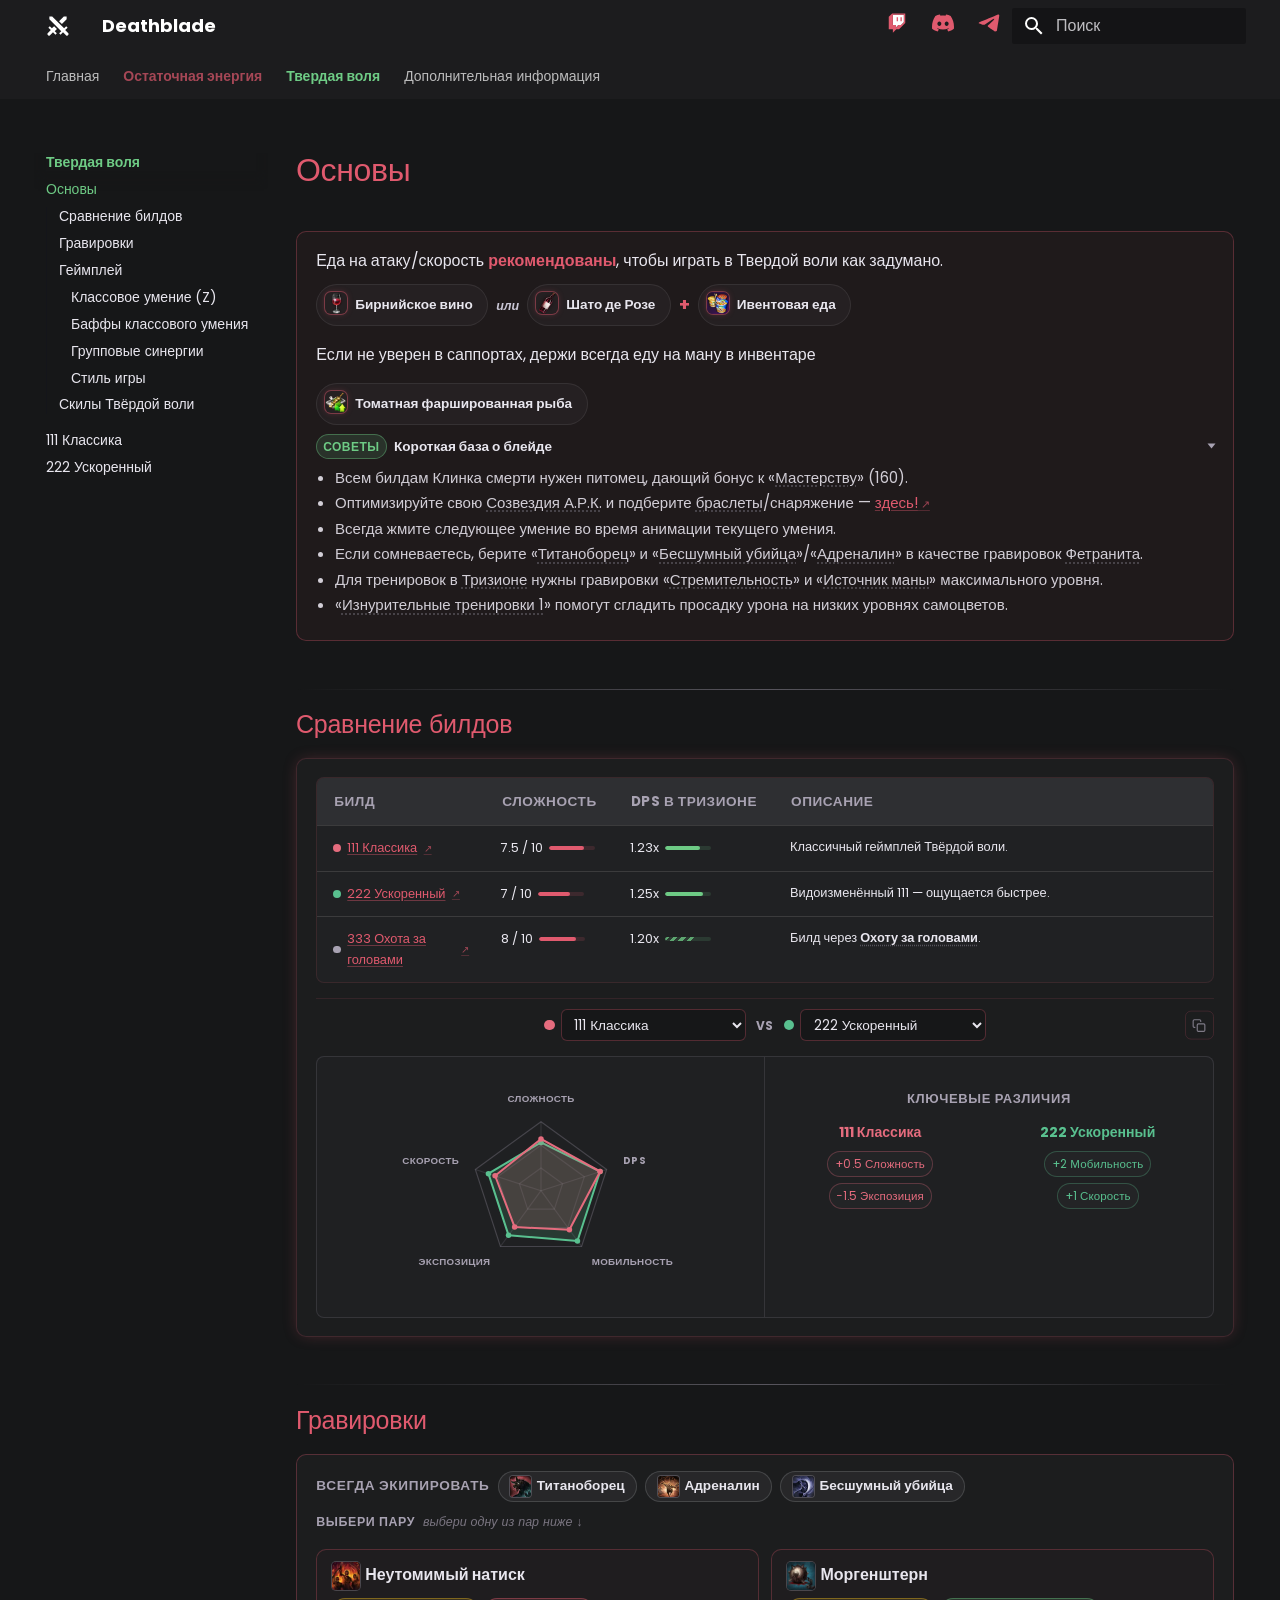
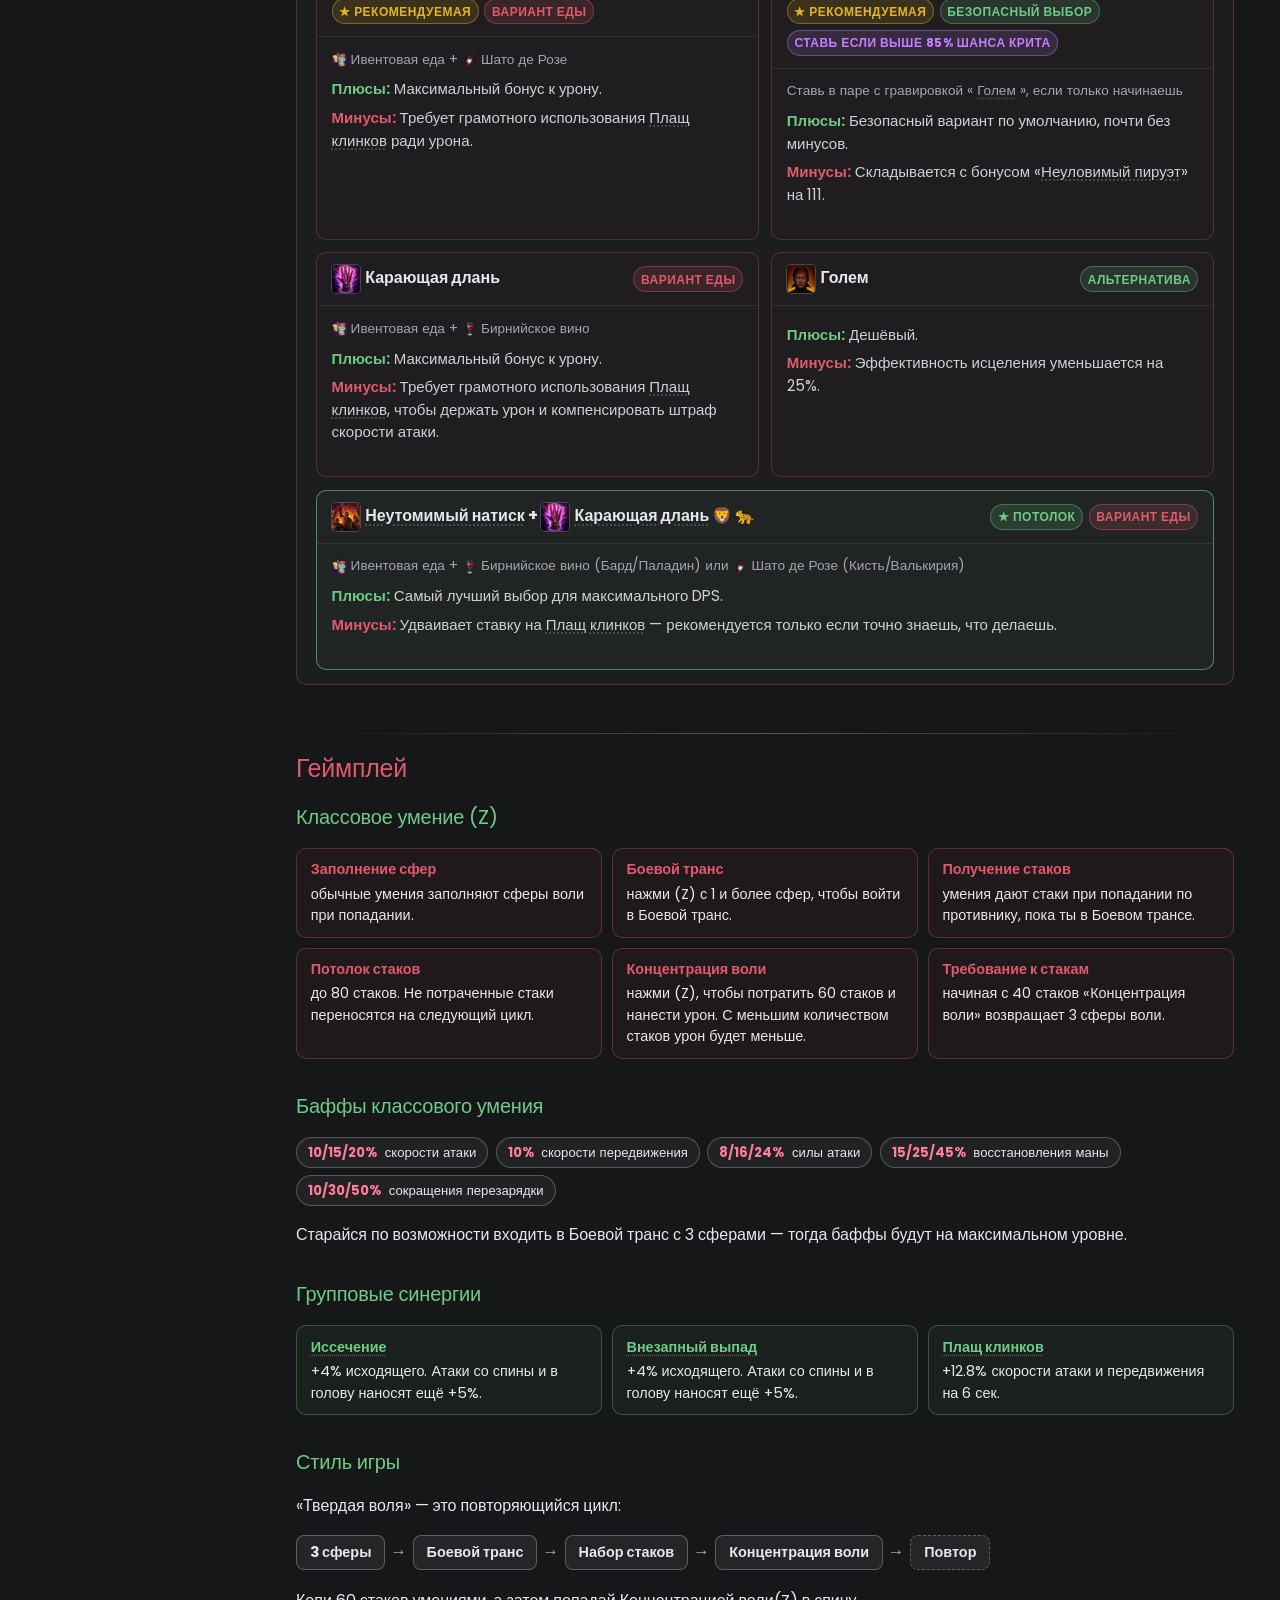
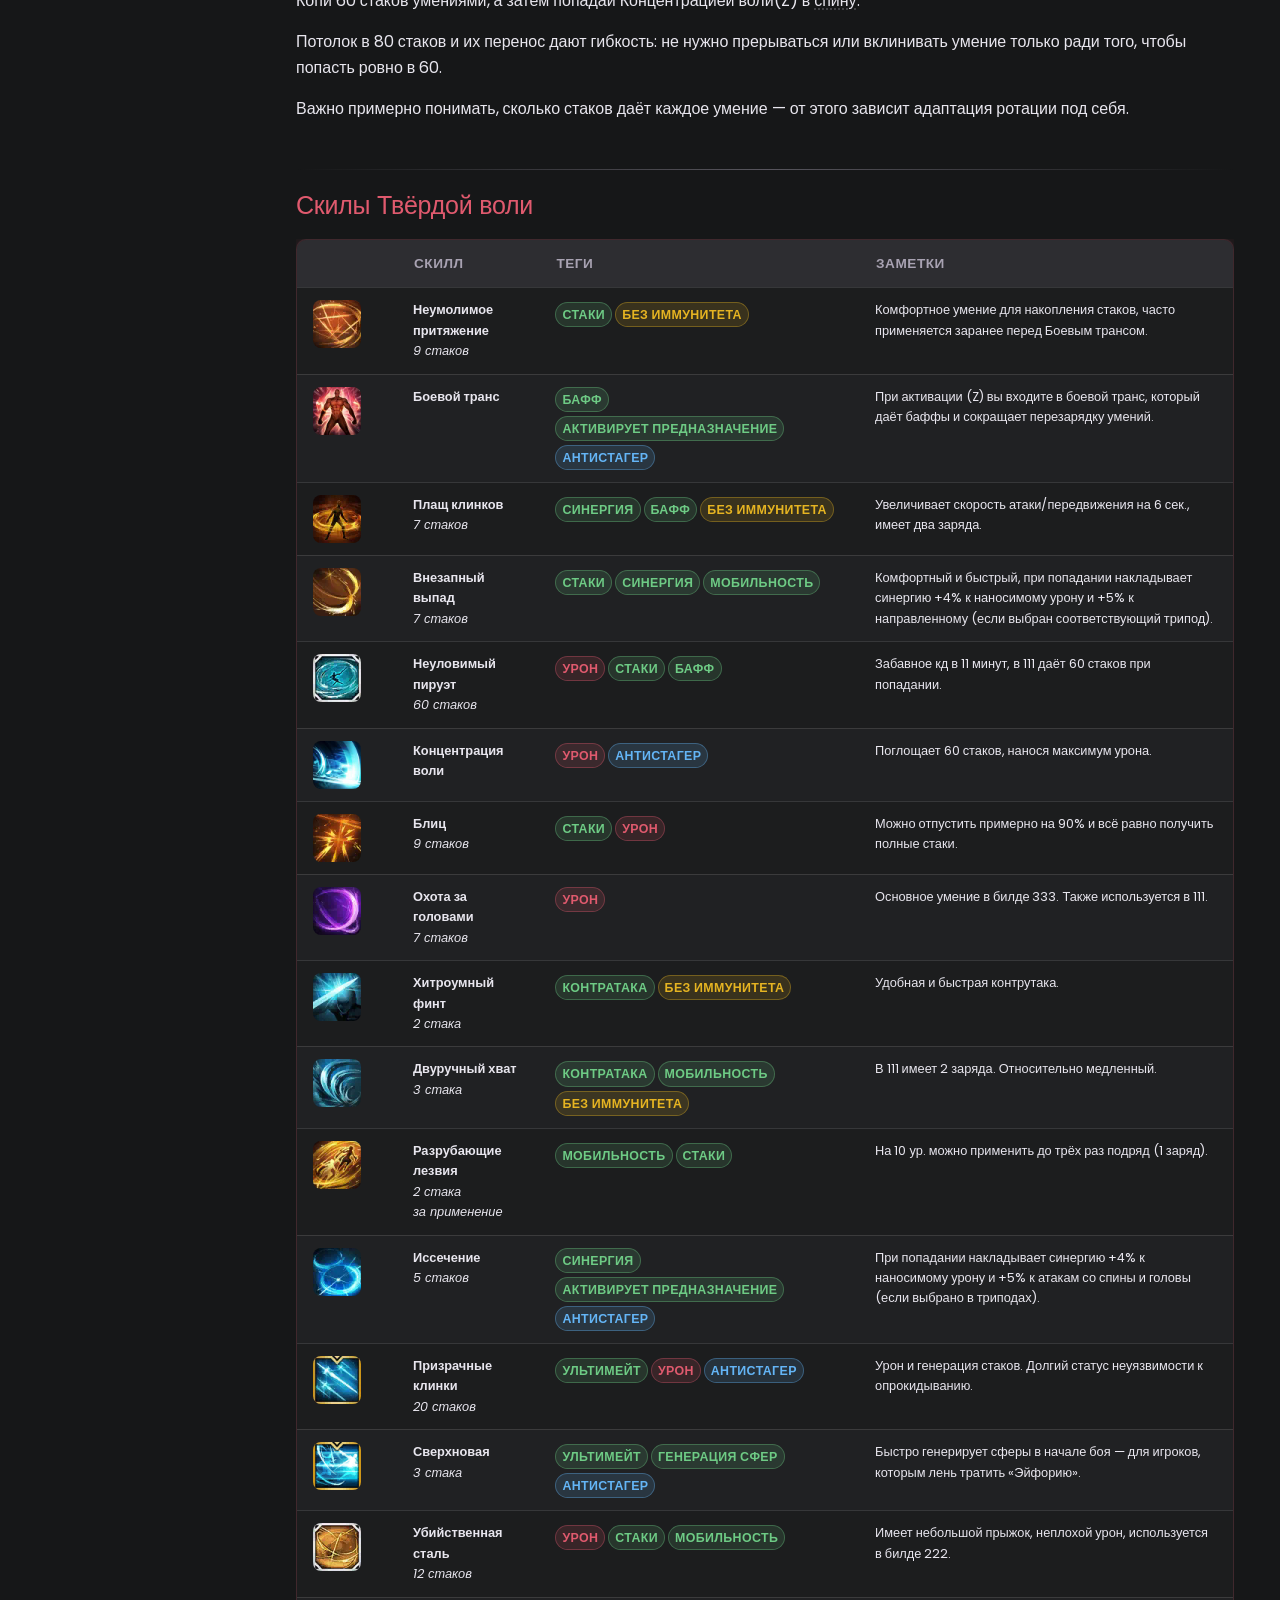
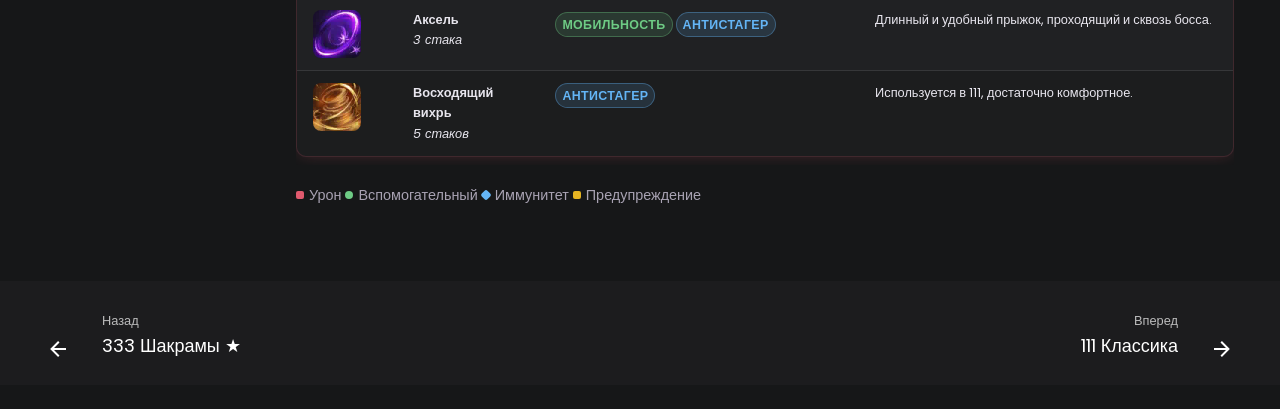
<file: surge/essentials/index.html>
<!doctype html>
<html lang="ru" class="no-js">
  <head>
    
      <meta charset="utf-8">
      <meta name="viewport" content="width=device-width,initial-scale=1">
      
        <meta name="description" content="Remaining Energy & Surge Deathblade guides">
      
      
      
        <link rel="canonical" href="https://Henstlly.github.io/deathblade/surge/essentials/">
      
      
        <link rel="prev" href="../../remaining-energy/333-ceiling/">
      
      
        <link rel="next" href="../111-classic/">
      
      
        
      
      
      <link rel="icon" href="../../assets/favicon.svg">
      <meta name="generator" content="mkdocs-1.6.1, mkdocs-material-9.7.7">
    
    
      
        <title>Основы - Deathblade</title>
      
    
    
      <link rel="stylesheet" href="../../assets/stylesheets/main.ec1eaa64.min.css">
      
        
        <link rel="stylesheet" href="../../assets/stylesheets/palette.ab4e12ef.min.css">
      
      


    
    
      
    
    
      
        
        
        
        <link rel="stylesheet" href="../../assets/external/fonts.googleapis.com/css.9a3d0420.css">
        <style>:root{--md-text-font:"Poppins";--md-code-font:"Roboto Mono"}</style>
      
    
    
      <link rel="stylesheet" href="../../stylesheets/extra.css?v=171">
    
    <script>__md_scope=new URL("../..",location),__md_hash=e=>[...e].reduce(((e,_)=>(e<<5)-e+_.charCodeAt(0)),0),__md_get=(e,_=localStorage,t=__md_scope)=>JSON.parse(_.getItem(t.pathname+"."+e)),__md_set=(e,_,t=localStorage,a=__md_scope)=>{try{t.setItem(a.pathname+"."+e,JSON.stringify(_))}catch(e){}}</script>
    
      

    
    
  </head>
  
  
    
    
    
    
    
    <body dir="ltr" data-md-color-scheme="slate" data-md-color-primary="black" data-md-color-accent="red">
  
    
    <input class="md-toggle" data-md-toggle="drawer" type="checkbox" id="__drawer" autocomplete="off">
    <input class="md-toggle" data-md-toggle="search" type="checkbox" id="__search" autocomplete="off">
    <label class="md-overlay" for="__drawer"></label>
    <div data-md-component="skip">
      
        
        <a href="#essentials" class="md-skip">
          Перейти к содержанию
        </a>
      
    </div>
    <div data-md-component="announce">
      
    </div>
    
    
      

<header class="md-header" data-md-component="header">
  <nav class="md-header__inner md-grid" aria-label="Верхний колонтитул">
    <a href="../.." title="Deathblade" class="md-header__button md-logo" aria-label="Deathblade" data-md-component="logo">
      
  
  <svg xmlns="http://www.w3.org/2000/svg" viewBox="0 0 24 24"><path d="m6.2 2.44 11.9 11.9 2.12-2.12 1.41 1.41-2.47 2.47 3.18 3.18c.39.39.39 1.02 0 1.41l-.71.71a.996.996 0 0 1-1.41 0L17 18.23l-2.44 2.47-1.41-1.41 2.12-2.12-11.9-11.9V2.44zM15.89 10l4.74-4.74V2.44H17.8l-4.74 4.74zm-4.95 5-2.83-2.87-2.21 2.21-2.12-2.12-1.41 1.41 2.47 2.47-3.18 3.19a.996.996 0 0 0 0 1.41l.71.71c.39.39 1.02.39 1.41 0L7 18.23l2.44 2.47 1.41-1.41-2.12-2.12z"/></svg>

    </a>
    <label class="md-header__button md-icon" for="__drawer">
      
      <svg xmlns="http://www.w3.org/2000/svg" viewBox="0 0 24 24"><path d="M3 6h18v2H3zm0 5h18v2H3zm0 5h18v2H3z"/></svg>
    </label>
    <div class="md-header__title" data-md-component="header-title">
      <div class="md-header__ellipsis">
        <div class="md-header__topic">
          <span class="md-ellipsis">
            Deathblade
          </span>
        </div>
        <div class="md-header__topic" data-md-component="header-topic">
          <span class="md-ellipsis">
            
              Основы
            
          </span>
        </div>
      </div>
    </div>
    
      
    
    
    
    
      
      
        <label class="md-header__button md-icon" for="__search">
          
          <svg xmlns="http://www.w3.org/2000/svg" viewBox="0 0 24 24"><path d="M9.5 3A6.5 6.5 0 0 1 16 9.5c0 1.61-.59 3.09-1.56 4.23l.27.27h.79l5 5-1.5 1.5-5-5v-.79l-.27-.27A6.52 6.52 0 0 1 9.5 16 6.5 6.5 0 0 1 3 9.5 6.5 6.5 0 0 1 9.5 3m0 2C7 5 5 7 5 9.5S7 14 9.5 14 14 12 14 9.5 12 5 9.5 5"/></svg>
        </label>
        <div class="md-search" data-md-component="search" role="dialog">
  <label class="md-search__overlay" for="__search"></label>
  <div class="md-search__inner" role="search">
    <form class="md-search__form" name="search">
      <input type="text" class="md-search__input" name="query" aria-label="Поиск" placeholder="Поиск" autocapitalize="off" autocorrect="off" autocomplete="off" spellcheck="false" data-md-component="search-query" required>
      <label class="md-search__icon md-icon" for="__search">
        
        <svg xmlns="http://www.w3.org/2000/svg" viewBox="0 0 24 24"><path d="M9.5 3A6.5 6.5 0 0 1 16 9.5c0 1.61-.59 3.09-1.56 4.23l.27.27h.79l5 5-1.5 1.5-5-5v-.79l-.27-.27A6.52 6.52 0 0 1 9.5 16 6.5 6.5 0 0 1 3 9.5 6.5 6.5 0 0 1 9.5 3m0 2C7 5 5 7 5 9.5S7 14 9.5 14 14 12 14 9.5 12 5 9.5 5"/></svg>
        
        <svg xmlns="http://www.w3.org/2000/svg" viewBox="0 0 24 24"><path d="M20 11v2H8l5.5 5.5-1.42 1.42L4.16 12l7.92-7.92L13.5 5.5 8 11z"/></svg>
      </label>
      <nav class="md-search__options" aria-label="Поиск">
        
        <button type="reset" class="md-search__icon md-icon" title="Очистить" aria-label="Очистить" tabindex="-1">
          
          <svg xmlns="http://www.w3.org/2000/svg" viewBox="0 0 24 24"><path d="M19 6.41 17.59 5 12 10.59 6.41 5 5 6.41 10.59 12 5 17.59 6.41 19 12 13.41 17.59 19 19 17.59 13.41 12z"/></svg>
        </button>
      </nav>
      
        <div class="md-search__suggest" data-md-component="search-suggest"></div>
      
    </form>
    <div class="md-search__output">
      <div class="md-search__scrollwrap" tabindex="0" data-md-scrollfix>
        <div class="md-search-result" data-md-component="search-result">
          <div class="md-search-result__meta">
            Инициализация поиска
          </div>
          <ol class="md-search-result__list" role="presentation"></ol>
        </div>
      </div>
    </div>
  </div>
</div>
      
    
    
  </nav>
  
</header>
    
    <div class="md-container" data-md-component="container">
      
      
        
          
            
<nav class="md-tabs" aria-label="Вкладки" data-md-component="tabs">
  <div class="md-grid">
    <ul class="md-tabs__list">
      
        
  
  
  
  
    <li class="md-tabs__item">
      <a href="../.." class="md-tabs__link">
        
  
  
    
  
  Главная

      </a>
    </li>
  

      
        
  
  
  
  
    
    
      <li class="md-tabs__item">
        <a href="../../remaining-energy/essentials/" class="md-tabs__link">
          
  
  
    
  
  Остаточная энергия

        </a>
      </li>
    
  

      
        
  
  
  
    
  
  
    
    
      <li class="md-tabs__item md-tabs__item--active">
        <a href="./" class="md-tabs__link">
          
  
  
    
  
  Твердая воля

        </a>
      </li>
    
  

      
        
  
  
  
  
    <li class="md-tabs__item">
      <a href="../../resources/" class="md-tabs__link">
        
  
  
    
  
  Дополнительная информация

      </a>
    </li>
  

      
    </ul>
  </div>
</nav>
          
        
      
      <main class="md-main" data-md-component="main">
        <div class="md-main__inner md-grid">
          
            
              
              <div class="md-sidebar md-sidebar--primary" data-md-component="sidebar" data-md-type="navigation" >
                <div class="md-sidebar__scrollwrap">
                  <div class="md-sidebar__inner">
                    


  


  

<nav class="md-nav md-nav--primary md-nav--lifted md-nav--integrated" aria-label="Навигация" data-md-level="0">
  <label class="md-nav__title" for="__drawer">
    <a href="../.." title="Deathblade" class="md-nav__button md-logo" aria-label="Deathblade" data-md-component="logo">
      
  
  <svg xmlns="http://www.w3.org/2000/svg" viewBox="0 0 24 24"><path d="m6.2 2.44 11.9 11.9 2.12-2.12 1.41 1.41-2.47 2.47 3.18 3.18c.39.39.39 1.02 0 1.41l-.71.71a.996.996 0 0 1-1.41 0L17 18.23l-2.44 2.47-1.41-1.41 2.12-2.12-11.9-11.9V2.44zM15.89 10l4.74-4.74V2.44H17.8l-4.74 4.74zm-4.95 5-2.83-2.87-2.21 2.21-2.12-2.12-1.41 1.41 2.47 2.47-3.18 3.19a.996.996 0 0 0 0 1.41l.71.71c.39.39 1.02.39 1.41 0L7 18.23l2.44 2.47 1.41-1.41-2.12-2.12z"/></svg>

    </a>
    Deathblade
  </label>
  
  <ul class="md-nav__list" data-md-scrollfix>
    
      
      
  
  
  
  
    <li class="md-nav__item">
      <a href="../.." class="md-nav__link">
        
  
  
  <span class="md-ellipsis">
    
  
    Главная
  

    
  </span>
  
  

      </a>
    </li>
  

    
      
      
  
  
  
  
    
    
      
        
      
        
      
        
      
    
    
    
      
      
        
      
    
    
    <li class="md-nav__item md-nav__item--nested">
      
        
        
        <input class="md-nav__toggle md-toggle " type="checkbox" id="__nav_2" >
        
          
          <label class="md-nav__link" for="__nav_2" id="__nav_2_label" tabindex="0">
            
  
  
  <span class="md-ellipsis">
    
  
    Остаточная энергия
  

    
  </span>
  
  

            <span class="md-nav__icon md-icon"></span>
          </label>
        
        <nav class="md-nav" data-md-level="1" aria-labelledby="__nav_2_label" aria-expanded="false">
          <label class="md-nav__title" for="__nav_2">
            <span class="md-nav__icon md-icon"></span>
            
  
    Остаточная энергия
  

          </label>
          <ul class="md-nav__list" data-md-scrollfix>
            
              
                
  
  
  
  
    <li class="md-nav__item">
      <a href="../../remaining-energy/essentials/" class="md-nav__link">
        
  
  
  <span class="md-ellipsis">
    
  
    Основы
  

    
  </span>
  
  

      </a>
    </li>
  

              
            
              
                
  
  
  
  
    <li class="md-nav__item">
      <a href="../../remaining-energy/111-head-hunt/" class="md-nav__link">
        
  
  
  <span class="md-ellipsis">
    
  
    111 Классика
  

    
  </span>
  
  

      </a>
    </li>
  

              
            
              
                
  
  
  
  
    <li class="md-nav__item">
      <a href="../../remaining-energy/333-ceiling/" class="md-nav__link">
        
  
  
  <span class="md-ellipsis">
    
  
    333 Шакрамы ★
  

    
  </span>
  
  

      </a>
    </li>
  

              
            
          </ul>
        </nav>
      
    </li>
  

    
      
      
  
  
    
  
  
  
    
    
      
        
      
        
      
        
      
    
    
    
      
        
        
      
      
        
      
    
    
    <li class="md-nav__item md-nav__item--active md-nav__item--section md-nav__item--nested">
      
        
        
        <input class="md-nav__toggle md-toggle " type="checkbox" id="__nav_3" checked>
        
          
          <label class="md-nav__link" for="__nav_3" id="__nav_3_label" tabindex="">
            
  
  
  <span class="md-ellipsis">
    
  
    Твердая воля
  

    
  </span>
  
  

            <span class="md-nav__icon md-icon"></span>
          </label>
        
        <nav class="md-nav" data-md-level="1" aria-labelledby="__nav_3_label" aria-expanded="true">
          <label class="md-nav__title" for="__nav_3">
            <span class="md-nav__icon md-icon"></span>
            
  
    Твердая воля
  

          </label>
          <ul class="md-nav__list" data-md-scrollfix>
            
              
                
  
  
    
  
  
  
    <li class="md-nav__item md-nav__item--active">
      
      <input class="md-nav__toggle md-toggle" type="checkbox" id="__toc">
      
      
        
      
      
        <label class="md-nav__link md-nav__link--active" for="__toc">
          
  
  
  <span class="md-ellipsis">
    
  
    Основы
  

    
  </span>
  
  

          <span class="md-nav__icon md-icon"></span>
        </label>
      
      <a href="./" class="md-nav__link md-nav__link--active">
        
  
  
  <span class="md-ellipsis">
    
  
    Основы
  

    
  </span>
  
  

      </a>
      
        

<nav class="md-nav md-nav--secondary" aria-label="Содержание">
  
  
  
    
  
  
    <label class="md-nav__title" for="__toc">
      <span class="md-nav__icon md-icon"></span>
      Содержание
    </label>
    <ul class="md-nav__list" data-md-component="toc" data-md-scrollfix>
      
        <li class="md-nav__item">
  <a href="#build-comparison" class="md-nav__link">
    <span class="md-ellipsis">
      
        Сравнение билдов
      
    </span>
  </a>
  
</li>
      
        <li class="md-nav__item">
  <a href="#engravings" class="md-nav__link">
    <span class="md-ellipsis">
      
        Гравировки
      
    </span>
  </a>
  
</li>
      
        <li class="md-nav__item">
  <a href="#gameplay" class="md-nav__link">
    <span class="md-ellipsis">
      
        Геймплей
      
    </span>
  </a>
  
    <nav class="md-nav" aria-label="Геймплей">
      <ul class="md-nav__list">
        
          <li class="md-nav__item">
  <a href="#z" class="md-nav__link">
    <span class="md-ellipsis">
      
        Классовое умение (Z)
      
    </span>
  </a>
  
</li>
        
          <li class="md-nav__item">
  <a href="#_1" class="md-nav__link">
    <span class="md-ellipsis">
      
        Баффы классового умения
      
    </span>
  </a>
  
</li>
        
          <li class="md-nav__item">
  <a href="#party-synergies" class="md-nav__link">
    <span class="md-ellipsis">
      
        Групповые синергии
      
    </span>
  </a>
  
</li>
        
          <li class="md-nav__item">
  <a href="#playstyle" class="md-nav__link">
    <span class="md-ellipsis">
      
        Стиль игры
      
    </span>
  </a>
  
</li>
        
      </ul>
    </nav>
  
</li>
      
        <li class="md-nav__item">
  <a href="#surge-skills" class="md-nav__link">
    <span class="md-ellipsis">
      
        Скилы Твёрдой воли
      
    </span>
  </a>
  
</li>
      
    </ul>
  
</nav>
      
    </li>
  

              
            
              
                
  
  
  
  
    <li class="md-nav__item">
      <a href="../111-classic/" class="md-nav__link">
        
  
  
  <span class="md-ellipsis">
    
  
    111 Классика
  

    
  </span>
  
  

      </a>
    </li>
  

              
            
              
                
  
  
  
  
    <li class="md-nav__item">
      <a href="../222-speedy/" class="md-nav__link">
        
  
  
  <span class="md-ellipsis">
    
  
    222 Ускоренный
  

    
  </span>
  
  

      </a>
    </li>
  

              
            
          </ul>
        </nav>
      
    </li>
  

    
      
      
  
  
  
  
    <li class="md-nav__item">
      <a href="../../resources/" class="md-nav__link">
        
  
  
  <span class="md-ellipsis">
    
  
    Дополнительная информация
  

    
  </span>
  
  

      </a>
    </li>
  

    
  </ul>
</nav>
                  </div>
                </div>
              </div>
            
            
          
          
            <div class="md-content" data-md-component="content">
              
              <article class="md-content__inner md-typeset">
                
                  



<h1 id="essentials">Основы<a class="headerlink" href="#essentials" title="Permanent link">&para;</a></h1>
<div class="setup-panel" data-accent="pink">
<div class="setup-notes">
<p class="food-required-lead">Еда на атаку/скорость <strong>рекомендованы</strong>, чтобы играть в Твердой воли как задумано.</p>
<div class="food-options">
<div class="food-option">
<p><img alt="" class="food-option-icon" src="../../assets/shared/icon-vernesewine.png" /></p>
<p>Бирнийское вино</p>
</div>
<p><span class="food-option-connector">или</span></p>
<div class="food-option">
<p><img alt="" class="food-option-icon" src="../../assets/shared/icon-ealynsblessing.png" /></p>
<p>Шато де Розе</p>
</div>
<p><span class="food-option-connector food-option-connector-plus">+</span></p>
<div class="food-option">
<p><img alt="" class="food-option-icon" src="../../assets/shared/icon-feast.png" /></p>
<p>Ивентовая еда</p>
</div>
</div>
<p>Если не уверен в саппортах, держи всегда еду на ману в инвентаре</p>
<div class="food-options">
<div class="food-option">
<p><img alt="" class="food-option-icon" src="../../assets/shared/icon-fish.png" /></p>
<p>Томатная фаршированная рыба</p>
</div>
</div>
<details class="setup-note" data-kind="tip" open="open">
<summary><span class="setup-note-tag">Советы</span>Короткая база о блейде<span class="setup-note-arrow"></span></summary>
<ul>
<li>Всем билдам Клинка смерти нужен питомец, дающий бонус к «<span class="skill-mention" data-glossary-id="specializationstat">Мастерству</span>» (160).</li>
<li>Оптимизируйте свою <span class="skill-mention" data-glossary-id="arkpassive">Созвездия А.Р.К.</span> и подберите <span class="skill-mention" data-glossary-id="bracelet">браслеты</span>/снаряжение — <a href="../../resources/#ark-passive-calculator">здесь!</a></li>
<li>Всегда жмите следующее умение во время анимации текущего умения.</li>
<li>Если сомневаетесь, берите «<span class="skill-mention" data-skill-id="grudge">Титаноборец</span>» и «<span class="skill-mention" data-skill-id="ambushmaster">Бесшумный убийца</span>»/«<span class="skill-mention" data-skill-id="adrenaline">Адреналин</span>» в качестве гравировок <span class="skill-mention" data-glossary-id="abilitystone">Фетранита</span>.</li>
<li>Для тренировок в <span class="skill-mention" data-glossary-id="trixion">Тризионе</span> нужны гравировки «<span class="skill-mention" data-skill-id="spiritabsorption">Стремительность</span>» и «<span class="skill-mention" data-skill-id="maxmp">Источник маны</span>» максимального уровня.</li>
<li>«<span class="skill-mention" data-ap-id="optimizedtraining" data-level="1">Изнурительные тренировки 1</span>» помогут сгладить просадку урона на низких уровнях самоцветов.</li>
</ul>
</details>
</div>
</div>
<h2 id="build-comparison">Сравнение билдов<a class="headerlink" href="#build-comparison" title="Permanent link">&para;</a></h2>
<!-- This table and its two-build overlay picker are entirely driven by
     javascripts/build-data.js (window.DB_BUILD_DATA) - nothing to edit here.
     Go there to change a build's numbers, its short compare-table blurb, or
     whether it's eligible for the overlay picker. -->

<div class="build-compare" data-family="surge"></div>

<h2 id="engravings">Гравировки<a class="headerlink" href="#engravings" title="Permanent link">&para;</a></h2>
<div class="setup-panel" data-accent="lavender">
<div class="engraving-loadout">
<div class="engraving-loadout-group engraving-loadout-group-always">
<p><span class="engraving-loadout-label">Всегда экипировать</span>
<span class="engraving-chip" data-skill-id="grudge"><img class="skill-icon" src="../../assets/shared/icon-grudge.png" alt="">Титаноборец</span>
<span class="engraving-chip" data-skill-id="adrenaline"><img class="skill-icon" src="../../assets/shared/icon-adrenaline.png" alt="">Адреналин</span>
<span class="engraving-chip" data-skill-id="ambushmaster"><img class="skill-icon" src="../../assets/shared/icon-ambushmaster.png" alt="">Бесшумный убийца</span></p>
</div>
<div class="engraving-loadout-group">
<p><span class="engraving-loadout-label">Выбери пару</span>
<span class="engraving-loadout-hint">выбери одну из пар ниже ↓</span></p>
</div>
</div>
<div class="engraving-cards">
<details class="engraving-card" data-accent="captain" open="open">
<summary>
<span class="engraving-card-name" data-skill-id="raidcaptain"><img class="skill-icon" src="../../assets/shared/icon-raidcaptain.png" alt="">Неутомимый натиск</span>
<span class="engraving-card-badges" markdown>
<span class="engraving-card-badge engraving-card-badge-top">★ Рекомендуемая</span>
<span class="engraving-card-badge engraving-card-badge-food">Вариант еды</span>
</span>
<span class="engraving-card-arrow"></span>
</summary>
<div class="engraving-card-body">
<p class="food-req"><span class="food-req-item"><img alt="" class="skill-icon" src="../../assets/shared/icon-feast.png" /> Ивентовая еда + <img alt="" class="skill-icon" src="../../assets/shared/icon-ealynsblessing.png" /> Шато де Розе</span></p>
<p><strong class="best-for">Плюсы:</strong> Максимальный бонус к урону.</p>
<p><strong class="tradeoff">Минусы:</strong> Требует грамотного использования <span class="skill-mention" data-skill-id="maelstrom">Плащ клинков</span> ради урона.</p>
</div>
</details>
<details class="engraving-card" data-accent="kbw" open="open">
<summary>
<span class="engraving-card-name" data-skill-id="keenbluntweapon"><img class="skill-icon" src="../../assets/shared/icon-keenbluntweapon.png" alt="">Моргенштерн</span>
<span class="engraving-card-badges" markdown>
<span class="engraving-card-badge engraving-card-badge-top">★ Рекомендуемая</span>
<span class="engraving-card-badge engraving-card-badge-safe">Безопасный выбор</span>
<span class="engraving-card-badge engraving-card-badge-cond">Ставь если выше 85% шанса крита</span>
</span>
<span class="engraving-card-arrow"></span>
</summary>
<div class="engraving-card-body">
<p class="food-req">Ставь в паре с гравировкой «<span class="skill-mention" data-skill-id="curseddoll">Голем</span>», если только начинаешь</p>
<p><strong class="best-for">Плюсы:</strong> Безопасный вариант по умолчанию, почти без минусов.</p>
<p><strong class="tradeoff">Минусы:</strong> Складывается с бонусом «<span class="skill-mention" data-skill-id="breakingmoon">Неуловимый пируэт</span>» на 111.</p>
</div>
</details>
<details class="engraving-card" data-accent="mass" open="open">
<summary>
<span class="engraving-card-name" data-skill-id="massincrease"><img class="skill-icon" src="../../assets/shared/icon-massincrease.png" alt="">Карающая длань</span>
<span class="engraving-card-badges" markdown>
<span class="engraving-card-badge engraving-card-badge-food">Вариант еды</span>
</span>
<span class="engraving-card-arrow"></span>
</summary>
<div class="engraving-card-body">
<p class="food-req"><span class="food-req-item"><img alt="" class="skill-icon" src="../../assets/shared/icon-feast.png" /> Ивентовая еда + <img alt="" class="skill-icon" src="../../assets/shared/icon-vernesewine.png" /> Бирнийское вино</span></p>
<p><strong class="best-for">Плюсы:</strong> Максимальный бонус к урону.</p>
<p><strong class="tradeoff">Минусы:</strong> Требует грамотного использования <span class="skill-mention" data-skill-id="maelstrom">Плащ клинков</span>, чтобы держать урон и компенсировать штраф скорости атаки.</p>
</div>
</details>
<details class="engraving-card" data-accent="cursed" open="open">
<summary>
<span class="engraving-card-name" data-skill-id="curseddoll"><img class="skill-icon" src="../../assets/shared/icon-curseddoll.png" alt="">Голем</span>
<span class="engraving-card-badges" markdown>
<span class="engraving-card-badge engraving-card-badge-safe">Альтернатива</span>
</span>
<span class="engraving-card-arrow"></span>
</summary>
<div class="engraving-card-body">
<p><strong class="best-for">Плюсы:</strong> Дешёвый.</p>
<p><strong class="tradeoff">Минусы:</strong> Эффективность исцеления уменьшается на 25%.</p>
</div>
</details>
<details class="engraving-card" data-accent="combo" open="open">
<summary>
<span class="engraving-card-name"><img class="skill-icon" src="../../assets/shared/icon-raidcaptain.png" alt=""><span class="skill-mention" data-skill-id="raidcaptain">Неутомимый натиск</span> + <img class="skill-icon" src="../../assets/shared/icon-massincrease.png" alt=""><span class="skill-mention" data-skill-id="massincrease">Карающая длань</span> 🦁 🐆</span>
<span class="engraving-card-badges" markdown>
<span class="engraving-card-badge engraving-card-badge-ceiling">★ Потолок</span>
<span class="engraving-card-badge engraving-card-badge-food">Вариант еды</span>
</span>
<span class="engraving-card-arrow"></span>
</summary>
<div class="engraving-card-body">
<p class="food-req"><span class="food-req-item"><img class="skill-icon" src="../../assets/shared/icon-feast.png" alt=""> Ивентовая еда</span> + <span class="food-req-item"><img class="skill-icon" src="../../assets/shared/icon-vernesewine.png" alt=""> Бирнийское вино (Бард/Паладин)</span> или <span class="food-req-item"><img class="skill-icon" src="../../assets/shared/icon-ealynsblessing.png" alt=""> Шато де Розе (Кисть/Валькирия)</span></p>
<p><strong class="best-for">Плюсы:</strong> Самый лучший выбор для максимального DPS.</p>
<p><strong class="tradeoff">Минусы:</strong> Удваивает ставку на <span class="skill-mention" data-skill-id="maelstrom">Плащ клинков</span> — рекомендуется только если точно знаешь, что делаешь.</p>
</div>
</details>
</div>
</div>
<h2 id="gameplay">Геймплей<a class="headerlink" href="#gameplay" title="Permanent link">&para;</a></h2>
<h3 id="z">Классовое умение (Z)<a class="headerlink" href="#z" title="Permanent link">&para;</a></h3>
<div class="gameplay-cards" data-accent="pink">
<ul>
<li><strong>Заполнение сфер</strong> обычные умения заполняют сферы воли при попадании.</li>
<li><strong>Боевой транс</strong> нажми (Z) с 1 и более сфер, чтобы войти в Боевой транс.</li>
<li><strong>Получение стаков</strong> умения дают стаки при попадании по противнику, пока ты в Боевом трансе.</li>
<li><strong>Потолок стаков</strong> до 80 стаков. Не потраченные стаки переносятся на следующий цикл.</li>
<li><strong>Концентрация воли</strong> нажми (Z), чтобы потратить 60 стаков и нанести урон. С меньшим количеством стаков урон будет меньше.</li>
<li><strong>Требование к стакам</strong> начиная с 40 стаков «Концентрация воли» возвращает 3 сферы воли.</li>
</ul>
</div>
<h3 id="_1">Баффы классового умения<a class="headerlink" href="#_1" title="Permanent link">&para;</a></h3>
<div class="gameplay-chips">
<ul>
<li><strong>10/15/20%</strong> скорости атаки</li>
<li><strong>10%</strong> скорости передвижения</li>
<li><strong>8/16/24%</strong> силы атаки</li>
<li><strong>15/25/45%</strong> восстановления маны</li>
<li><strong>10/30/50%</strong> сокращения перезарядки</li>
</ul>
</div>
<p>Старайся по возможности входить в Боевой транс с 3 сферами — тогда баффы будут на максимальном уровне.</p>
<h3 id="party-synergies">Групповые синергии<a class="headerlink" href="#party-synergies" title="Permanent link">&para;</a></h3>
<div class="gameplay-cards" data-accent="teal">
<ul>
<li><strong><span class="skill-mention" data-skill-id="turningslash">Иссечение</span></strong> +4% исходящего. Атаки со спины и в голову наносят ещё +5%.</li>
<li><strong><span class="skill-mention" data-skill-id="surpriseattack">Внезапный выпад</span></strong> +4% исходящего. Атаки со спины и в голову наносят ещё +5%.</li>
<li><strong><span class="skill-mention" data-skill-id="maelstrom">Плащ клинков</span></strong> +12.8% скорости атаки и передвижения на 6 сек.</li>
</ul>
</div>
<h3 id="playstyle">Стиль игры<a class="headerlink" href="#playstyle" title="Permanent link">&para;</a></h3>
<p>«Твердая воля» — это повторяющийся цикл:</p>
<div class="gameplay-flow">
<ol>
<li>3 сферы</li>
<li>Боевой транс</li>
<li>Набор стаков</li>
<li>Концентрация воли</li>
<li>Повтор</li>
</ol>
</div>
<p>Копи 60 стаков умениями, а затем попадай Концентрацией воли(Z) в <span class="skill-mention" data-glossary-id="backattack">спину</span>.</p>
<p>Потолок в 80 стаков и их перенос дают гибкость: не нужно прерываться или вклинивать умение только ради того, чтобы попасть ровно в 60.</p>
<p>Важно примерно понимать, сколько стаков даёт каждое умение — от этого зависит адаптация ротации под себя.</p>
<h2 id="surge-skills">Скилы Твёрдой воли<a class="headerlink" href="#surge-skills" title="Permanent link">&para;</a></h2>
<!-- Per-row id (name auto-resolves from skill-names.js) - full schema is in
     javascripts/essentials-table.js's
     "EASY EDIT GUIDE" comment. Tags, Notes, and the small italic value
     lines under each name are NOT authored here: they come from
     skill-data.js, so this table, every build page's Skill Setup card,
     and every tooltip that names the skill stay in sync automatically -
     edit a tag/note/line there, not here. -->

<div class="skills-table" data-family="surge">
<script type="application/json">
[
  {
    "id": "windcut"
  },
  {
    "id": "deathtrance"
  },
  {
    "id": "maelstrom"
  },
  {
    "id": "surpriseattack"
  },
  {
    "id": "breakingmoon"
  },
  {
    "id": "surge"
  },
  {
    "id": "bladedance"
  },
  {
    "id": "blitzrush"
  },
  {
    "id": "headhunt"
  },
  {
    "id": "earthcleaver"
  },
  {
    "id": "spincutter"
  },
  {
    "id": "turningslash"
  },
  {
    "id": "bladeassault"
  },
  {
    "id": "flashblink"
  },
  {
    "id": "deathlyslash"
  },
  {
    "id": "darkaxel"
  },
  {
    "id": "upperslash"
  }
]
</script>
</div>
<div class="tag-legend">
<p><span class="tag-legend-item"><span class="tag-legend-dot tag-legend-dmg"></span>Урон</span>
<span class="tag-legend-item"><span class="tag-legend-dot tag-legend-util"></span>Вспомогательный</span>
<span class="tag-legend-item"><span class="tag-legend-dot tag-legend-immune"></span>Иммунитет</span>
<span class="tag-legend-item"><span class="tag-legend-dot tag-legend-warn"></span>Предупреждение</span></p>
</div>












                
              </article>
            </div>
          
          
<script>var target=document.getElementById(location.hash.slice(1));target&&target.name&&(target.checked=target.name.startsWith("__tabbed_"))</script>
        </div>
        
          <button type="button" class="md-top md-icon" data-md-component="top" hidden>
  
  <svg xmlns="http://www.w3.org/2000/svg" viewBox="0 0 24 24"><path d="M13 20h-2V8l-5.5 5.5-1.42-1.42L12 4.16l7.92 7.92-1.42 1.42L13 8z"/></svg>
  К началу
</button>
        
      </main>
      
        <footer class="md-footer">
  
    
      
      <nav class="md-footer__inner md-grid" aria-label="Нижний колонтитул" >
        
          
          <a href="../../remaining-energy/333-ceiling/" class="md-footer__link md-footer__link--prev" aria-label="Назад: 333 Шакрамы ★">
            <div class="md-footer__button md-icon">
              
              <svg xmlns="http://www.w3.org/2000/svg" viewBox="0 0 24 24"><path d="M20 11v2H8l5.5 5.5-1.42 1.42L4.16 12l7.92-7.92L13.5 5.5 8 11z"/></svg>
            </div>
            <div class="md-footer__title">
              <span class="md-footer__direction">
                Назад
              </span>
              <div class="md-ellipsis">
                333 Шакрамы ★
              </div>
            </div>
          </a>
        
        
          
          <a href="../111-classic/" class="md-footer__link md-footer__link--next" aria-label="Вперед: 111 Классика">
            <div class="md-footer__title">
              <span class="md-footer__direction">
                Вперед
              </span>
              <div class="md-ellipsis">
                111 Классика
              </div>
            </div>
            <div class="md-footer__button md-icon">
              
              <svg xmlns="http://www.w3.org/2000/svg" viewBox="0 0 24 24"><path d="M4 11v2h12l-5.5 5.5 1.42 1.42L19.84 12l-7.92-7.92L10.5 5.5 16 11z"/></svg>
            </div>
          </a>
        
      </nav>
    
  
  <div class="md-footer-meta md-typeset">
    <div class="md-footer-meta__inner md-grid">
      <div class="md-copyright">
  
  
</div>
      
    </div>
  </div>
</footer>
      
    </div>
    <div class="md-dialog" data-md-component="dialog">
      <div class="md-dialog__inner md-typeset"></div>
    </div>
    
      <div class="md-progress" data-md-component="progress" role="progressbar"></div>
    
    
    
      
      
      <script id="__config" type="application/json">{"annotate": null, "base": "../..", "features": ["navigation.instant", "navigation.instant.progress", "navigation.instant.prefetch", "navigation.footer", "navigation.tabs", "navigation.sections", "navigation.top", "navigation.indexes", "navigation.tracking", "toc.integrate", "toc.follow", "content.code.copy", "search.suggest", "search.highlight"], "search": "../../assets/javascripts/workers/search.2c215733.min.js", "tags": null, "translations": {"clipboard.copied": "\u0421\u043a\u043e\u043f\u0438\u0440\u043e\u0432\u0430\u043d\u043e \u0432 \u0431\u0443\u0444\u0435\u0440", "clipboard.copy": "\u041a\u043e\u043f\u0438\u0440\u043e\u0432\u0430\u0442\u044c \u0432 \u0431\u0443\u0444\u0435\u0440", "search.result.more.one": "\u0415\u0449\u0451 1 \u043d\u0430 \u044d\u0442\u043e\u0439 \u0441\u0442\u0440\u0430\u043d\u0438\u0446\u0435", "search.result.more.other": "\u0415\u0449\u0451 # \u043d\u0430 \u044d\u0442\u043e\u0439 \u0441\u0442\u0440\u0430\u043d\u0438\u0446\u0435", "search.result.none": "\u0421\u043e\u0432\u043f\u0430\u0434\u0435\u043d\u0438\u0439 \u043d\u0435 \u043d\u0430\u0439\u0434\u0435\u043d\u043e", "search.result.one": "\u041d\u0430\u0439\u0434\u0435\u043d\u043e 1 \u0441\u043e\u0432\u043f\u0430\u0434\u0435\u043d\u0438\u0435", "search.result.other": "\u041d\u0430\u0439\u0434\u0435\u043d\u043e \u0441\u043e\u0432\u043f\u0430\u0434\u0435\u043d\u0438\u0439: #", "search.result.placeholder": "\u041d\u0430\u0447\u043d\u0438\u0442\u0435 \u043f\u0435\u0447\u0430\u0442\u0430\u0442\u044c \u0434\u043b\u044f \u043f\u043e\u0438\u0441\u043a\u0430", "search.result.term.missing": "\u041e\u0442\u0441\u0443\u0442\u0441\u0442\u0432\u0443\u0435\u0442", "select.version": "\u0412\u044b\u0431\u0435\u0440\u0438\u0442\u0435 \u0432\u0435\u0440\u0441\u0438\u044e"}, "version": null}</script>
    
    
      <script src="../../assets/javascripts/bundle.d7400e89.min.js"></script>
      
        <script src="../../javascripts/site-utils.js?v=10"></script>
      
        <script src="../../javascripts/header-links.js?v=1"></script>
      
        <script src="../../javascripts/lazy-calculators.js?v=24"></script>
      
        <script src="../../javascripts/extra.js?v=3"></script>
      
        <script src="../../javascripts/build-data.js?v=23"></script>
      
        <script src="../../javascripts/build-stats-badge.js?v=3"></script>
      
        <script src="../../javascripts/skill-data.js?v=24"></script>
      
        <script src="../../javascripts/skill-names.js?v=15"></script>
      
        <script src="../../javascripts/rune-data.js?v=6"></script>
      
        <script src="../../javascripts/skill-setup.js?v=11"></script>
      
        <script src="../../javascripts/essentials-table.js?v=6"></script>
      
        <script src="../../javascripts/core-options-data.js?v=8"></script>
      
        <script src="../../javascripts/ark-core-badge.js?v=9"></script>
      
        <script src="../../javascripts/ap-node-names.js?v=12"></script>
      
        <script src="../../javascripts/ap-node-effects.js?v=9"></script>
      
        <script src="../../javascripts/ark-passive-tree.js?v=8"></script>
      
        <script src="../../javascripts/gem-priority.js?v=8"></script>
      
        <script src="../../javascripts/pentagon-badge.js?v=5"></script>
      
        <script src="../../javascripts/rotation-line.js?v=15"></script>
      
        <script src="../../javascripts/skill-tooltip.js?v=15"></script>
      
        <script src="../../javascripts/ark-passive-tooltip.js?v=5"></script>
      
        <script src="../../javascripts/rune-tooltip.js?v=7"></script>
      
        <script src="../../javascripts/glossary-data.js?v=15"></script>
      
        <script src="../../javascripts/glossary-tooltip.js?v=3"></script>
      
        <script src="../../javascripts/rotation-practice.js?v=9"></script>
      
        <script src="../../javascripts/dps-chart.js?v=8"></script>
      
        <script src="../../javascripts/gem-dps-tooltip.js?v=11"></script>
      
        <script src="../../javascripts/build-compare.js?v=15"></script>
      
        <script src="../../javascripts/image-lightbox.js?v=1"></script>
      
    
  </body>
</html>
</file>
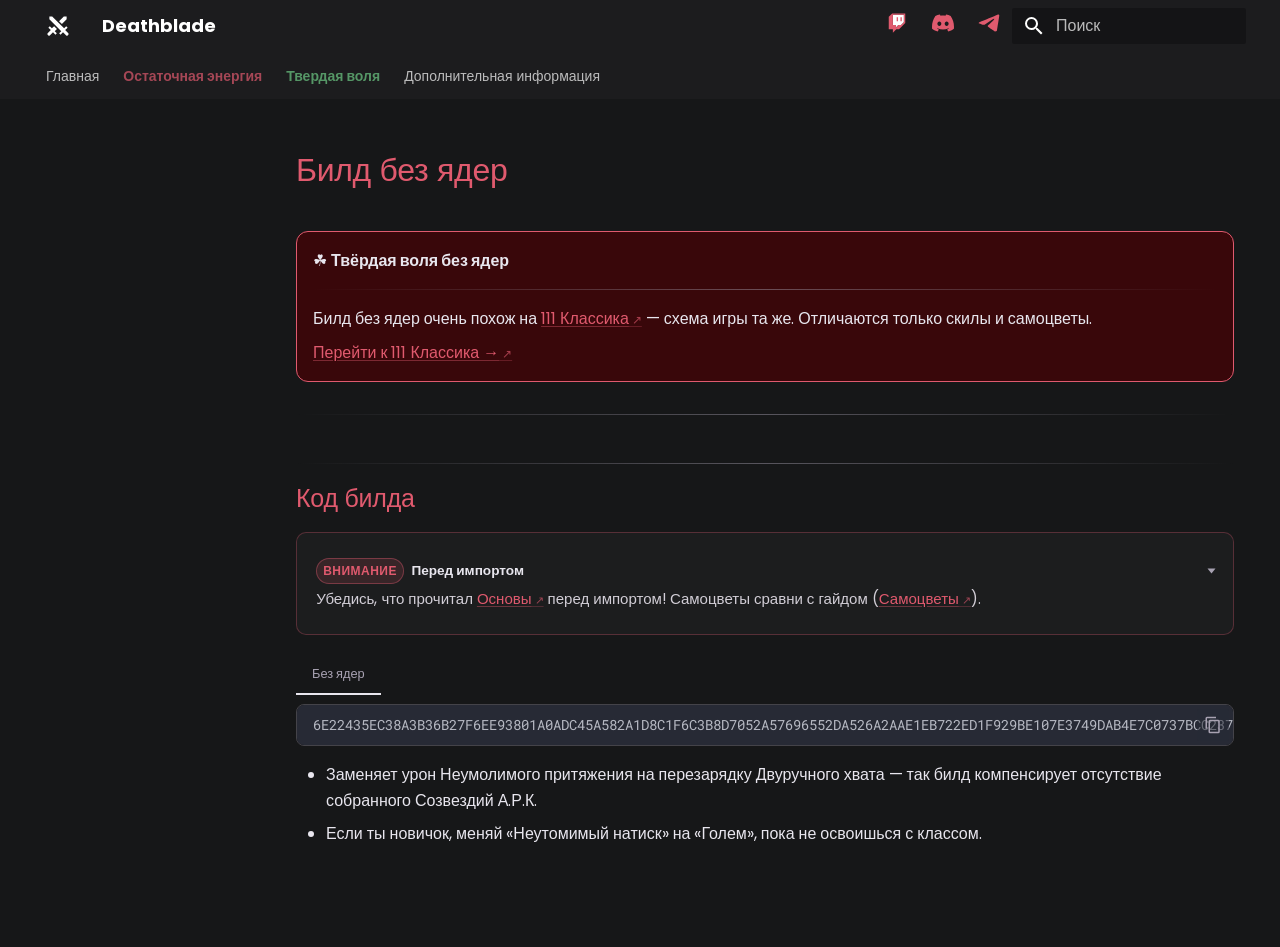
<file: surge/pre-ark-grid/index.html>
<!doctype html>
<html lang="ru" class="no-js">
  <head>
    
      <meta charset="utf-8">
      <meta name="viewport" content="width=device-width,initial-scale=1">
      
        <meta name="description" content="Remaining Energy & Surge Deathblade guides">
      
      
      
        <link rel="canonical" href="https://Henstlly.github.io/deathblade/surge/pre-ark-grid/">
      
      
      
      
        
      
      
      <link rel="icon" href="../../assets/favicon.svg">
      <meta name="generator" content="mkdocs-1.6.1, mkdocs-material-9.7.7">
    
    
      
        <title>Билд без ядер - Deathblade</title>
      
    
    
      <link rel="stylesheet" href="../../assets/stylesheets/main.ec1eaa64.min.css">
      
        
        <link rel="stylesheet" href="../../assets/stylesheets/palette.ab4e12ef.min.css">
      
      


    
    
      
    
    
      
        
        
        
        <link rel="stylesheet" href="../../assets/external/fonts.googleapis.com/css.9a3d0420.css">
        <style>:root{--md-text-font:"Poppins";--md-code-font:"Roboto Mono"}</style>
      
    
    
      <link rel="stylesheet" href="../../stylesheets/extra.css?v=171">
    
    <script>__md_scope=new URL("../..",location),__md_hash=e=>[...e].reduce(((e,_)=>(e<<5)-e+_.charCodeAt(0)),0),__md_get=(e,_=localStorage,t=__md_scope)=>JSON.parse(_.getItem(t.pathname+"."+e)),__md_set=(e,_,t=localStorage,a=__md_scope)=>{try{t.setItem(a.pathname+"."+e,JSON.stringify(_))}catch(e){}}</script>
    
      

    
    
  </head>
  
  
    
    
    
    
    
    <body dir="ltr" data-md-color-scheme="slate" data-md-color-primary="black" data-md-color-accent="red">
  
    
    <input class="md-toggle" data-md-toggle="drawer" type="checkbox" id="__drawer" autocomplete="off">
    <input class="md-toggle" data-md-toggle="search" type="checkbox" id="__search" autocomplete="off">
    <label class="md-overlay" for="__drawer"></label>
    <div data-md-component="skip">
      
        
        <a href="#_1" class="md-skip">
          Перейти к содержанию
        </a>
      
    </div>
    <div data-md-component="announce">
      
    </div>
    
    
      

<header class="md-header" data-md-component="header">
  <nav class="md-header__inner md-grid" aria-label="Верхний колонтитул">
    <a href="../.." title="Deathblade" class="md-header__button md-logo" aria-label="Deathblade" data-md-component="logo">
      
  
  <svg xmlns="http://www.w3.org/2000/svg" viewBox="0 0 24 24"><path d="m6.2 2.44 11.9 11.9 2.12-2.12 1.41 1.41-2.47 2.47 3.18 3.18c.39.39.39 1.02 0 1.41l-.71.71a.996.996 0 0 1-1.41 0L17 18.23l-2.44 2.47-1.41-1.41 2.12-2.12-11.9-11.9V2.44zM15.89 10l4.74-4.74V2.44H17.8l-4.74 4.74zm-4.95 5-2.83-2.87-2.21 2.21-2.12-2.12-1.41 1.41 2.47 2.47-3.18 3.19a.996.996 0 0 0 0 1.41l.71.71c.39.39 1.02.39 1.41 0L7 18.23l2.44 2.47 1.41-1.41-2.12-2.12z"/></svg>

    </a>
    <label class="md-header__button md-icon" for="__drawer">
      
      <svg xmlns="http://www.w3.org/2000/svg" viewBox="0 0 24 24"><path d="M3 6h18v2H3zm0 5h18v2H3zm0 5h18v2H3z"/></svg>
    </label>
    <div class="md-header__title" data-md-component="header-title">
      <div class="md-header__ellipsis">
        <div class="md-header__topic">
          <span class="md-ellipsis">
            Deathblade
          </span>
        </div>
        <div class="md-header__topic" data-md-component="header-topic">
          <span class="md-ellipsis">
            
              Билд без ядер
            
          </span>
        </div>
      </div>
    </div>
    
      
    
    
    
    
      
      
        <label class="md-header__button md-icon" for="__search">
          
          <svg xmlns="http://www.w3.org/2000/svg" viewBox="0 0 24 24"><path d="M9.5 3A6.5 6.5 0 0 1 16 9.5c0 1.61-.59 3.09-1.56 4.23l.27.27h.79l5 5-1.5 1.5-5-5v-.79l-.27-.27A6.52 6.52 0 0 1 9.5 16 6.5 6.5 0 0 1 3 9.5 6.5 6.5 0 0 1 9.5 3m0 2C7 5 5 7 5 9.5S7 14 9.5 14 14 12 14 9.5 12 5 9.5 5"/></svg>
        </label>
        <div class="md-search" data-md-component="search" role="dialog">
  <label class="md-search__overlay" for="__search"></label>
  <div class="md-search__inner" role="search">
    <form class="md-search__form" name="search">
      <input type="text" class="md-search__input" name="query" aria-label="Поиск" placeholder="Поиск" autocapitalize="off" autocorrect="off" autocomplete="off" spellcheck="false" data-md-component="search-query" required>
      <label class="md-search__icon md-icon" for="__search">
        
        <svg xmlns="http://www.w3.org/2000/svg" viewBox="0 0 24 24"><path d="M9.5 3A6.5 6.5 0 0 1 16 9.5c0 1.61-.59 3.09-1.56 4.23l.27.27h.79l5 5-1.5 1.5-5-5v-.79l-.27-.27A6.52 6.52 0 0 1 9.5 16 6.5 6.5 0 0 1 3 9.5 6.5 6.5 0 0 1 9.5 3m0 2C7 5 5 7 5 9.5S7 14 9.5 14 14 12 14 9.5 12 5 9.5 5"/></svg>
        
        <svg xmlns="http://www.w3.org/2000/svg" viewBox="0 0 24 24"><path d="M20 11v2H8l5.5 5.5-1.42 1.42L4.16 12l7.92-7.92L13.5 5.5 8 11z"/></svg>
      </label>
      <nav class="md-search__options" aria-label="Поиск">
        
        <button type="reset" class="md-search__icon md-icon" title="Очистить" aria-label="Очистить" tabindex="-1">
          
          <svg xmlns="http://www.w3.org/2000/svg" viewBox="0 0 24 24"><path d="M19 6.41 17.59 5 12 10.59 6.41 5 5 6.41 10.59 12 5 17.59 6.41 19 12 13.41 17.59 19 19 17.59 13.41 12z"/></svg>
        </button>
      </nav>
      
        <div class="md-search__suggest" data-md-component="search-suggest"></div>
      
    </form>
    <div class="md-search__output">
      <div class="md-search__scrollwrap" tabindex="0" data-md-scrollfix>
        <div class="md-search-result" data-md-component="search-result">
          <div class="md-search-result__meta">
            Инициализация поиска
          </div>
          <ol class="md-search-result__list" role="presentation"></ol>
        </div>
      </div>
    </div>
  </div>
</div>
      
    
    
  </nav>
  
</header>
    
    <div class="md-container" data-md-component="container">
      
      
        
          
            
<nav class="md-tabs" aria-label="Вкладки" data-md-component="tabs">
  <div class="md-grid">
    <ul class="md-tabs__list">
      
        
  
  
  
  
    <li class="md-tabs__item">
      <a href="../.." class="md-tabs__link">
        
  
  
    
  
  Главная

      </a>
    </li>
  

      
        
  
  
  
  
    
    
      <li class="md-tabs__item">
        <a href="../../remaining-energy/essentials/" class="md-tabs__link">
          
  
  
    
  
  Остаточная энергия

        </a>
      </li>
    
  

      
        
  
  
  
  
    
    
      <li class="md-tabs__item">
        <a href="../essentials/" class="md-tabs__link">
          
  
  
    
  
  Твердая воля

        </a>
      </li>
    
  

      
        
  
  
  
  
    <li class="md-tabs__item">
      <a href="../../resources/" class="md-tabs__link">
        
  
  
    
  
  Дополнительная информация

      </a>
    </li>
  

      
    </ul>
  </div>
</nav>
          
        
      
      <main class="md-main" data-md-component="main">
        <div class="md-main__inner md-grid">
          
            
              
              <div class="md-sidebar md-sidebar--primary" data-md-component="sidebar" data-md-type="navigation" >
                <div class="md-sidebar__scrollwrap">
                  <div class="md-sidebar__inner">
                    


  


  

<nav class="md-nav md-nav--primary md-nav--lifted md-nav--integrated" aria-label="Навигация" data-md-level="0">
  <label class="md-nav__title" for="__drawer">
    <a href="../.." title="Deathblade" class="md-nav__button md-logo" aria-label="Deathblade" data-md-component="logo">
      
  
  <svg xmlns="http://www.w3.org/2000/svg" viewBox="0 0 24 24"><path d="m6.2 2.44 11.9 11.9 2.12-2.12 1.41 1.41-2.47 2.47 3.18 3.18c.39.39.39 1.02 0 1.41l-.71.71a.996.996 0 0 1-1.41 0L17 18.23l-2.44 2.47-1.41-1.41 2.12-2.12-11.9-11.9V2.44zM15.89 10l4.74-4.74V2.44H17.8l-4.74 4.74zm-4.95 5-2.83-2.87-2.21 2.21-2.12-2.12-1.41 1.41 2.47 2.47-3.18 3.19a.996.996 0 0 0 0 1.41l.71.71c.39.39 1.02.39 1.41 0L7 18.23l2.44 2.47 1.41-1.41-2.12-2.12z"/></svg>

    </a>
    Deathblade
  </label>
  
  <ul class="md-nav__list" data-md-scrollfix>
    
      
      
  
  
  
  
    <li class="md-nav__item">
      <a href="../.." class="md-nav__link">
        
  
  
  <span class="md-ellipsis">
    
  
    Главная
  

    
  </span>
  
  

      </a>
    </li>
  

    
      
      
  
  
  
  
    
    
      
        
      
        
      
        
      
    
    
    
      
      
        
      
    
    
    <li class="md-nav__item md-nav__item--nested">
      
        
        
        <input class="md-nav__toggle md-toggle " type="checkbox" id="__nav_2" >
        
          
          <label class="md-nav__link" for="__nav_2" id="__nav_2_label" tabindex="0">
            
  
  
  <span class="md-ellipsis">
    
  
    Остаточная энергия
  

    
  </span>
  
  

            <span class="md-nav__icon md-icon"></span>
          </label>
        
        <nav class="md-nav" data-md-level="1" aria-labelledby="__nav_2_label" aria-expanded="false">
          <label class="md-nav__title" for="__nav_2">
            <span class="md-nav__icon md-icon"></span>
            
  
    Остаточная энергия
  

          </label>
          <ul class="md-nav__list" data-md-scrollfix>
            
              
                
  
  
  
  
    <li class="md-nav__item">
      <a href="../../remaining-energy/essentials/" class="md-nav__link">
        
  
  
  <span class="md-ellipsis">
    
  
    Основы
  

    
  </span>
  
  

      </a>
    </li>
  

              
            
              
                
  
  
  
  
    <li class="md-nav__item">
      <a href="../../remaining-energy/111-head-hunt/" class="md-nav__link">
        
  
  
  <span class="md-ellipsis">
    
  
    111 Классика
  

    
  </span>
  
  

      </a>
    </li>
  

              
            
              
                
  
  
  
  
    <li class="md-nav__item">
      <a href="../../remaining-energy/333-ceiling/" class="md-nav__link">
        
  
  
  <span class="md-ellipsis">
    
  
    333 Шакрамы ★
  

    
  </span>
  
  

      </a>
    </li>
  

              
            
          </ul>
        </nav>
      
    </li>
  

    
      
      
  
  
  
  
    
    
      
        
      
        
      
        
      
    
    
    
      
      
        
      
    
    
    <li class="md-nav__item md-nav__item--nested">
      
        
        
        <input class="md-nav__toggle md-toggle " type="checkbox" id="__nav_3" >
        
          
          <label class="md-nav__link" for="__nav_3" id="__nav_3_label" tabindex="0">
            
  
  
  <span class="md-ellipsis">
    
  
    Твердая воля
  

    
  </span>
  
  

            <span class="md-nav__icon md-icon"></span>
          </label>
        
        <nav class="md-nav" data-md-level="1" aria-labelledby="__nav_3_label" aria-expanded="false">
          <label class="md-nav__title" for="__nav_3">
            <span class="md-nav__icon md-icon"></span>
            
  
    Твердая воля
  

          </label>
          <ul class="md-nav__list" data-md-scrollfix>
            
              
                
  
  
  
  
    <li class="md-nav__item">
      <a href="../essentials/" class="md-nav__link">
        
  
  
  <span class="md-ellipsis">
    
  
    Основы
  

    
  </span>
  
  

      </a>
    </li>
  

              
            
              
                
  
  
  
  
    <li class="md-nav__item">
      <a href="../111-classic/" class="md-nav__link">
        
  
  
  <span class="md-ellipsis">
    
  
    111 Классика
  

    
  </span>
  
  

      </a>
    </li>
  

              
            
              
                
  
  
  
  
    <li class="md-nav__item">
      <a href="../222-speedy/" class="md-nav__link">
        
  
  
  <span class="md-ellipsis">
    
  
    222 Ускоренный
  

    
  </span>
  
  

      </a>
    </li>
  

              
            
          </ul>
        </nav>
      
    </li>
  

    
      
      
  
  
  
  
    <li class="md-nav__item">
      <a href="../../resources/" class="md-nav__link">
        
  
  
  <span class="md-ellipsis">
    
  
    Дополнительная информация
  

    
  </span>
  
  

      </a>
    </li>
  

    
  </ul>
</nav>
                  </div>
                </div>
              </div>
            
            
          
          
            <div class="md-content" data-md-component="content">
              
              <article class="md-content__inner md-typeset">
                
                  



<h1 id="_1">Билд без ядер<a class="headerlink" href="#_1" title="Permanent link">&para;</a></h1>
<div class="grid cards prearc-cards">
<ul>
<li>
<p>☘ <strong>Твёрдая воля без ядер</strong></p>
<hr />
<p>Билд без ядер очень похож на <a href="../111-classic/">111 Классика</a> — схема игры та же. Отличаются только скилы и самоцветы.</p>
<p><a href="../111-classic/">Перейти к 111 Классика →</a></p>
</li>
</ul>
</div>
<hr />
<h2 id="skill-codes">Код билда<a class="headerlink" href="#skill-codes" title="Permanent link">&para;</a></h2>
<!-- Paste the exported skill-code string (from the in-game loadout share
     feature) into the fenced code block below. Each `=== "Tab Name"` block is
     a separate tab holding its own code + optional note below it - copy that
     pattern to add another import option (e.g. an easier variant). -->

<div class="setup-panel" data-accent="lavender">
<div class="setup-notes">
<details class="setup-note" data-kind="danger" open="open">
<summary><span class="setup-note-tag">Внимание</span>Перед импортом<span class="setup-note-arrow"></span></summary>
<p>Убедись, что прочитал <a href="../essentials/">Основы</a> перед импортом! Самоцветы сравни с гайдом (<a href="../111-classic/#gems">Самоцветы</a>).</p>
</details>
</div>
</div>
<div class="tabbed-set tabbed-alternate" data-tabs="1:1"><input checked="checked" id="__tabbed_1_1" name="__tabbed_1" type="radio" /><div class="tabbed-labels"><label for="__tabbed_1_1">Без ядер</label></div>
<div class="tabbed-content">
<div class="tabbed-block">
<div class="highlight"><pre><span></span><code>6E22435EC38A3B36B27F6EE93801A0ADC45A582A1D8C1F6C3B8D7052A57696552DA526A2AAE1EB722ED1F929BE107E3749DAB4E7C0737BCC237D520B3D040A34
</code></pre></div>
<ul>
<li>Заменяет урон Неумолимого притяжения на перезарядку Двуручного хвата — так билд компенсирует отсутствие собранного Созвездий А.Р.К.</li>
<li>Если ты новичок, меняй «Неутомимый натиск» на «Голем», пока не освоишься с классом.</li>
</ul>
</div>
</div>
</div>












                
              </article>
            </div>
          
          
<script>var target=document.getElementById(location.hash.slice(1));target&&target.name&&(target.checked=target.name.startsWith("__tabbed_"))</script>
        </div>
        
          <button type="button" class="md-top md-icon" data-md-component="top" hidden>
  
  <svg xmlns="http://www.w3.org/2000/svg" viewBox="0 0 24 24"><path d="M13 20h-2V8l-5.5 5.5-1.42-1.42L12 4.16l7.92 7.92-1.42 1.42L13 8z"/></svg>
  К началу
</button>
        
      </main>
      
        <footer class="md-footer">
  
    
  
  <div class="md-footer-meta md-typeset">
    <div class="md-footer-meta__inner md-grid">
      <div class="md-copyright">
  
  
</div>
      
    </div>
  </div>
</footer>
      
    </div>
    <div class="md-dialog" data-md-component="dialog">
      <div class="md-dialog__inner md-typeset"></div>
    </div>
    
      <div class="md-progress" data-md-component="progress" role="progressbar"></div>
    
    
    
      
      
      <script id="__config" type="application/json">{"annotate": null, "base": "../..", "features": ["navigation.instant", "navigation.instant.progress", "navigation.instant.prefetch", "navigation.footer", "navigation.tabs", "navigation.sections", "navigation.top", "navigation.indexes", "navigation.tracking", "toc.integrate", "toc.follow", "content.code.copy", "search.suggest", "search.highlight"], "search": "../../assets/javascripts/workers/search.2c215733.min.js", "tags": null, "translations": {"clipboard.copied": "\u0421\u043a\u043e\u043f\u0438\u0440\u043e\u0432\u0430\u043d\u043e \u0432 \u0431\u0443\u0444\u0435\u0440", "clipboard.copy": "\u041a\u043e\u043f\u0438\u0440\u043e\u0432\u0430\u0442\u044c \u0432 \u0431\u0443\u0444\u0435\u0440", "search.result.more.one": "\u0415\u0449\u0451 1 \u043d\u0430 \u044d\u0442\u043e\u0439 \u0441\u0442\u0440\u0430\u043d\u0438\u0446\u0435", "search.result.more.other": "\u0415\u0449\u0451 # \u043d\u0430 \u044d\u0442\u043e\u0439 \u0441\u0442\u0440\u0430\u043d\u0438\u0446\u0435", "search.result.none": "\u0421\u043e\u0432\u043f\u0430\u0434\u0435\u043d\u0438\u0439 \u043d\u0435 \u043d\u0430\u0439\u0434\u0435\u043d\u043e", "search.result.one": "\u041d\u0430\u0439\u0434\u0435\u043d\u043e 1 \u0441\u043e\u0432\u043f\u0430\u0434\u0435\u043d\u0438\u0435", "search.result.other": "\u041d\u0430\u0439\u0434\u0435\u043d\u043e \u0441\u043e\u0432\u043f\u0430\u0434\u0435\u043d\u0438\u0439: #", "search.result.placeholder": "\u041d\u0430\u0447\u043d\u0438\u0442\u0435 \u043f\u0435\u0447\u0430\u0442\u0430\u0442\u044c \u0434\u043b\u044f \u043f\u043e\u0438\u0441\u043a\u0430", "search.result.term.missing": "\u041e\u0442\u0441\u0443\u0442\u0441\u0442\u0432\u0443\u0435\u0442", "select.version": "\u0412\u044b\u0431\u0435\u0440\u0438\u0442\u0435 \u0432\u0435\u0440\u0441\u0438\u044e"}, "version": null}</script>
    
    
      <script src="../../assets/javascripts/bundle.d7400e89.min.js"></script>
      
        <script src="../../javascripts/site-utils.js?v=10"></script>
      
        <script src="../../javascripts/header-links.js?v=1"></script>
      
        <script src="../../javascripts/lazy-calculators.js?v=24"></script>
      
        <script src="../../javascripts/extra.js?v=3"></script>
      
        <script src="../../javascripts/build-data.js?v=23"></script>
      
        <script src="../../javascripts/build-stats-badge.js?v=3"></script>
      
        <script src="../../javascripts/skill-data.js?v=24"></script>
      
        <script src="../../javascripts/skill-names.js?v=15"></script>
      
        <script src="../../javascripts/rune-data.js?v=6"></script>
      
        <script src="../../javascripts/skill-setup.js?v=11"></script>
      
        <script src="../../javascripts/essentials-table.js?v=6"></script>
      
        <script src="../../javascripts/core-options-data.js?v=8"></script>
      
        <script src="../../javascripts/ark-core-badge.js?v=9"></script>
      
        <script src="../../javascripts/ap-node-names.js?v=12"></script>
      
        <script src="../../javascripts/ap-node-effects.js?v=9"></script>
      
        <script src="../../javascripts/ark-passive-tree.js?v=8"></script>
      
        <script src="../../javascripts/gem-priority.js?v=8"></script>
      
        <script src="../../javascripts/pentagon-badge.js?v=5"></script>
      
        <script src="../../javascripts/rotation-line.js?v=15"></script>
      
        <script src="../../javascripts/skill-tooltip.js?v=15"></script>
      
        <script src="../../javascripts/ark-passive-tooltip.js?v=5"></script>
      
        <script src="../../javascripts/rune-tooltip.js?v=7"></script>
      
        <script src="../../javascripts/glossary-data.js?v=15"></script>
      
        <script src="../../javascripts/glossary-tooltip.js?v=3"></script>
      
        <script src="../../javascripts/rotation-practice.js?v=9"></script>
      
        <script src="../../javascripts/dps-chart.js?v=8"></script>
      
        <script src="../../javascripts/gem-dps-tooltip.js?v=11"></script>
      
        <script src="../../javascripts/build-compare.js?v=15"></script>
      
        <script src="../../javascripts/image-lightbox.js?v=1"></script>
      
    
  </body>
</html>
</file>
<file: assets/external/fonts.googleapis.com/css.9a3d0420.css>
/* devanagari */
@font-face {
  font-family: 'Poppins';
  font-style: italic;
  font-weight: 300;
  font-display: fallback;
  src: url(../fonts.gstatic.com/s/poppins/v24/pxiDyp8kv8JHgFVrJJLm21lVFteOcEg.woff2) format('woff2');
  unicode-range: U+0900-097F, U+1CD0-1CF4, U+1CF7-1CF9, U+200C-200D, U+20A8, U+20B9, U+20F0, U+25CC, U+A830-A839, U+A8E0-A8FF, U+11B00-11B0A;
}
/* latin-ext */
@font-face {
  font-family: 'Poppins';
  font-style: italic;
  font-weight: 300;
  font-display: fallback;
  src: url(../fonts.gstatic.com/s/poppins/v24/pxiDyp8kv8JHgFVrJJLm21lVGdeOcEg.woff2) format('woff2');
  unicode-range: U+0100-02BA, U+02BD-02C5, U+02C7-02CC, U+02CE-02D7, U+02DD-02FF, U+0304, U+0308, U+0329, U+1D00-1DBF, U+1E00-1E9F, U+1EF2-1EFF, U+2020, U+20A0-20AB, U+20AD-20C4, U+2113, U+2C60-2C7F, U+A720-A7FF;
}
/* latin */
@font-face {
  font-family: 'Poppins';
  font-style: italic;
  font-weight: 300;
  font-display: fallback;
  src: url(../fonts.gstatic.com/s/poppins/v24/pxiDyp8kv8JHgFVrJJLm21lVF9eO.woff2) format('woff2');
  unicode-range: U+0000-00FF, U+0131, U+0152-0153, U+02BB-02BC, U+02C6, U+02DA, U+02DC, U+0304, U+0308, U+0329, U+2000-206F, U+20AC, U+2122, U+2191, U+2193, U+2212, U+2215, U+FEFF, U+FFFD;
}
/* devanagari */
@font-face {
  font-family: 'Poppins';
  font-style: italic;
  font-weight: 400;
  font-display: fallback;
  src: url(../fonts.gstatic.com/s/poppins/v24/pxiGyp8kv8JHgFVrJJLucXtAKPY.woff2) format('woff2');
  unicode-range: U+0900-097F, U+1CD0-1CF4, U+1CF7-1CF9, U+200C-200D, U+20A8, U+20B9, U+20F0, U+25CC, U+A830-A839, U+A8E0-A8FF, U+11B00-11B0A;
}
/* latin-ext */
@font-face {
  font-family: 'Poppins';
  font-style: italic;
  font-weight: 400;
  font-display: fallback;
  src: url(../fonts.gstatic.com/s/poppins/v24/pxiGyp8kv8JHgFVrJJLufntAKPY.woff2) format('woff2');
  unicode-range: U+0100-02BA, U+02BD-02C5, U+02C7-02CC, U+02CE-02D7, U+02DD-02FF, U+0304, U+0308, U+0329, U+1D00-1DBF, U+1E00-1E9F, U+1EF2-1EFF, U+2020, U+20A0-20AB, U+20AD-20C4, U+2113, U+2C60-2C7F, U+A720-A7FF;
}
/* latin */
@font-face {
  font-family: 'Poppins';
  font-style: italic;
  font-weight: 400;
  font-display: fallback;
  src: url(../fonts.gstatic.com/s/poppins/v24/pxiGyp8kv8JHgFVrJJLucHtA.woff2) format('woff2');
  unicode-range: U+0000-00FF, U+0131, U+0152-0153, U+02BB-02BC, U+02C6, U+02DA, U+02DC, U+0304, U+0308, U+0329, U+2000-206F, U+20AC, U+2122, U+2191, U+2193, U+2212, U+2215, U+FEFF, U+FFFD;
}
/* devanagari */
@font-face {
  font-family: 'Poppins';
  font-style: italic;
  font-weight: 700;
  font-display: fallback;
  src: url(../fonts.gstatic.com/s/poppins/v24/pxiDyp8kv8JHgFVrJJLmy15VFteOcEg.woff2) format('woff2');
  unicode-range: U+0900-097F, U+1CD0-1CF4, U+1CF7-1CF9, U+200C-200D, U+20A8, U+20B9, U+20F0, U+25CC, U+A830-A839, U+A8E0-A8FF, U+11B00-11B0A;
}
/* latin-ext */
@font-face {
  font-family: 'Poppins';
  font-style: italic;
  font-weight: 700;
  font-display: fallback;
  src: url(../fonts.gstatic.com/s/poppins/v24/pxiDyp8kv8JHgFVrJJLmy15VGdeOcEg.woff2) format('woff2');
  unicode-range: U+0100-02BA, U+02BD-02C5, U+02C7-02CC, U+02CE-02D7, U+02DD-02FF, U+0304, U+0308, U+0329, U+1D00-1DBF, U+1E00-1E9F, U+1EF2-1EFF, U+2020, U+20A0-20AB, U+20AD-20C4, U+2113, U+2C60-2C7F, U+A720-A7FF;
}
/* latin */
@font-face {
  font-family: 'Poppins';
  font-style: italic;
  font-weight: 700;
  font-display: fallback;
  src: url(../fonts.gstatic.com/s/poppins/v24/pxiDyp8kv8JHgFVrJJLmy15VF9eO.woff2) format('woff2');
  unicode-range: U+0000-00FF, U+0131, U+0152-0153, U+02BB-02BC, U+02C6, U+02DA, U+02DC, U+0304, U+0308, U+0329, U+2000-206F, U+20AC, U+2122, U+2191, U+2193, U+2212, U+2215, U+FEFF, U+FFFD;
}
/* devanagari */
@font-face {
  font-family: 'Poppins';
  font-style: normal;
  font-weight: 300;
  font-display: fallback;
  src: url(../fonts.gstatic.com/s/poppins/v24/pxiByp8kv8JHgFVrLDz8Z11lFc-K.woff2) format('woff2');
  unicode-range: U+0900-097F, U+1CD0-1CF4, U+1CF7-1CF9, U+200C-200D, U+20A8, U+20B9, U+20F0, U+25CC, U+A830-A839, U+A8E0-A8FF, U+11B00-11B0A;
}
/* latin-ext */
@font-face {
  font-family: 'Poppins';
  font-style: normal;
  font-weight: 300;
  font-display: fallback;
  src: url(../fonts.gstatic.com/s/poppins/v24/pxiByp8kv8JHgFVrLDz8Z1JlFc-K.woff2) format('woff2');
  unicode-range: U+0100-02BA, U+02BD-02C5, U+02C7-02CC, U+02CE-02D7, U+02DD-02FF, U+0304, U+0308, U+0329, U+1D00-1DBF, U+1E00-1E9F, U+1EF2-1EFF, U+2020, U+20A0-20AB, U+20AD-20C4, U+2113, U+2C60-2C7F, U+A720-A7FF;
}
/* latin */
@font-face {
  font-family: 'Poppins';
  font-style: normal;
  font-weight: 300;
  font-display: fallback;
  src: url(../fonts.gstatic.com/s/poppins/v24/pxiByp8kv8JHgFVrLDz8Z1xlFQ.woff2) format('woff2');
  unicode-range: U+0000-00FF, U+0131, U+0152-0153, U+02BB-02BC, U+02C6, U+02DA, U+02DC, U+0304, U+0308, U+0329, U+2000-206F, U+20AC, U+2122, U+2191, U+2193, U+2212, U+2215, U+FEFF, U+FFFD;
}
/* devanagari */
@font-face {
  font-family: 'Poppins';
  font-style: normal;
  font-weight: 400;
  font-display: fallback;
  src: url(../fonts.gstatic.com/s/poppins/v24/pxiEyp8kv8JHgFVrJJbecmNE.woff2) format('woff2');
  unicode-range: U+0900-097F, U+1CD0-1CF4, U+1CF7-1CF9, U+200C-200D, U+20A8, U+20B9, U+20F0, U+25CC, U+A830-A839, U+A8E0-A8FF, U+11B00-11B0A;
}
/* latin-ext */
@font-face {
  font-family: 'Poppins';
  font-style: normal;
  font-weight: 400;
  font-display: fallback;
  src: url(../fonts.gstatic.com/s/poppins/v24/pxiEyp8kv8JHgFVrJJnecmNE.woff2) format('woff2');
  unicode-range: U+0100-02BA, U+02BD-02C5, U+02C7-02CC, U+02CE-02D7, U+02DD-02FF, U+0304, U+0308, U+0329, U+1D00-1DBF, U+1E00-1E9F, U+1EF2-1EFF, U+2020, U+20A0-20AB, U+20AD-20C4, U+2113, U+2C60-2C7F, U+A720-A7FF;
}
/* latin */
@font-face {
  font-family: 'Poppins';
  font-style: normal;
  font-weight: 400;
  font-display: fallback;
  src: url(../fonts.gstatic.com/s/poppins/v24/pxiEyp8kv8JHgFVrJJfecg.woff2) format('woff2');
  unicode-range: U+0000-00FF, U+0131, U+0152-0153, U+02BB-02BC, U+02C6, U+02DA, U+02DC, U+0304, U+0308, U+0329, U+2000-206F, U+20AC, U+2122, U+2191, U+2193, U+2212, U+2215, U+FEFF, U+FFFD;
}
/* devanagari */
@font-face {
  font-family: 'Poppins';
  font-style: normal;
  font-weight: 700;
  font-display: fallback;
  src: url(../fonts.gstatic.com/s/poppins/v24/pxiByp8kv8JHgFVrLCz7Z11lFc-K.woff2) format('woff2');
  unicode-range: U+0900-097F, U+1CD0-1CF4, U+1CF7-1CF9, U+200C-200D, U+20A8, U+20B9, U+20F0, U+25CC, U+A830-A839, U+A8E0-A8FF, U+11B00-11B0A;
}
/* latin-ext */
@font-face {
  font-family: 'Poppins';
  font-style: normal;
  font-weight: 700;
  font-display: fallback;
  src: url(../fonts.gstatic.com/s/poppins/v24/pxiByp8kv8JHgFVrLCz7Z1JlFc-K.woff2) format('woff2');
  unicode-range: U+0100-02BA, U+02BD-02C5, U+02C7-02CC, U+02CE-02D7, U+02DD-02FF, U+0304, U+0308, U+0329, U+1D00-1DBF, U+1E00-1E9F, U+1EF2-1EFF, U+2020, U+20A0-20AB, U+20AD-20C4, U+2113, U+2C60-2C7F, U+A720-A7FF;
}
/* latin */
@font-face {
  font-family: 'Poppins';
  font-style: normal;
  font-weight: 700;
  font-display: fallback;
  src: url(../fonts.gstatic.com/s/poppins/v24/pxiByp8kv8JHgFVrLCz7Z1xlFQ.woff2) format('woff2');
  unicode-range: U+0000-00FF, U+0131, U+0152-0153, U+02BB-02BC, U+02C6, U+02DA, U+02DC, U+0304, U+0308, U+0329, U+2000-206F, U+20AC, U+2122, U+2191, U+2193, U+2212, U+2215, U+FEFF, U+FFFD;
}
/* cyrillic-ext */
@font-face {
  font-family: 'Roboto Mono';
  font-style: italic;
  font-weight: 400;
  font-display: fallback;
  src: url(../fonts.gstatic.com/s/robotomono/v31/L0x7DF4xlVMF-BfR8bXMIjhOm3CWWoKC.woff2) format('woff2');
  unicode-range: U+0460-052F, U+1C80-1C8A, U+20B4, U+2DE0-2DFF, U+A640-A69F, U+FE2E-FE2F;
}
/* cyrillic */
@font-face {
  font-family: 'Roboto Mono';
  font-style: italic;
  font-weight: 400;
  font-display: fallback;
  src: url(../fonts.gstatic.com/s/robotomono/v31/L0x7DF4xlVMF-BfR8bXMIjhOm3mWWoKC.woff2) format('woff2');
  unicode-range: U+0301, U+0400-045F, U+0490-0491, U+04B0-04B1, U+2116;
}
/* greek */
@font-face {
  font-family: 'Roboto Mono';
  font-style: italic;
  font-weight: 400;
  font-display: fallback;
  src: url(../fonts.gstatic.com/s/robotomono/v31/L0x7DF4xlVMF-BfR8bXMIjhOm36WWoKC.woff2) format('woff2');
  unicode-range: U+0370-0377, U+037A-037F, U+0384-038A, U+038C, U+038E-03A1, U+03A3-03FF;
}
/* vietnamese */
@font-face {
  font-family: 'Roboto Mono';
  font-style: italic;
  font-weight: 400;
  font-display: fallback;
  src: url(../fonts.gstatic.com/s/robotomono/v31/L0x7DF4xlVMF-BfR8bXMIjhOm3KWWoKC.woff2) format('woff2');
  unicode-range: U+0102-0103, U+0110-0111, U+0128-0129, U+0168-0169, U+01A0-01A1, U+01AF-01B0, U+0300-0301, U+0303-0304, U+0308-0309, U+0323, U+0329, U+1EA0-1EF9, U+20AB;
}
/* latin-ext */
@font-face {
  font-family: 'Roboto Mono';
  font-style: italic;
  font-weight: 400;
  font-display: fallback;
  src: url(../fonts.gstatic.com/s/robotomono/v31/L0x7DF4xlVMF-BfR8bXMIjhOm3OWWoKC.woff2) format('woff2');
  unicode-range: U+0100-02BA, U+02BD-02C5, U+02C7-02CC, U+02CE-02D7, U+02DD-02FF, U+0304, U+0308, U+0329, U+1D00-1DBF, U+1E00-1E9F, U+1EF2-1EFF, U+2020, U+20A0-20AB, U+20AD-20C4, U+2113, U+2C60-2C7F, U+A720-A7FF;
}
/* latin */
@font-face {
  font-family: 'Roboto Mono';
  font-style: italic;
  font-weight: 400;
  font-display: fallback;
  src: url(../fonts.gstatic.com/s/robotomono/v31/L0x7DF4xlVMF-BfR8bXMIjhOm32WWg.woff2) format('woff2');
  unicode-range: U+0000-00FF, U+0131, U+0152-0153, U+02BB-02BC, U+02C6, U+02DA, U+02DC, U+0304, U+0308, U+0329, U+2000-206F, U+20AC, U+2122, U+2191, U+2193, U+2212, U+2215, U+FEFF, U+FFFD;
}
/* cyrillic-ext */
@font-face {
  font-family: 'Roboto Mono';
  font-style: italic;
  font-weight: 700;
  font-display: fallback;
  src: url(../fonts.gstatic.com/s/robotomono/v31/L0x7DF4xlVMF-BfR8bXMIjhOm3CWWoKC.woff2) format('woff2');
  unicode-range: U+0460-052F, U+1C80-1C8A, U+20B4, U+2DE0-2DFF, U+A640-A69F, U+FE2E-FE2F;
}
/* cyrillic */
@font-face {
  font-family: 'Roboto Mono';
  font-style: italic;
  font-weight: 700;
  font-display: fallback;
  src: url(../fonts.gstatic.com/s/robotomono/v31/L0x7DF4xlVMF-BfR8bXMIjhOm3mWWoKC.woff2) format('woff2');
  unicode-range: U+0301, U+0400-045F, U+0490-0491, U+04B0-04B1, U+2116;
}
/* greek */
@font-face {
  font-family: 'Roboto Mono';
  font-style: italic;
  font-weight: 700;
  font-display: fallback;
  src: url(../fonts.gstatic.com/s/robotomono/v31/L0x7DF4xlVMF-BfR8bXMIjhOm36WWoKC.woff2) format('woff2');
  unicode-range: U+0370-0377, U+037A-037F, U+0384-038A, U+038C, U+038E-03A1, U+03A3-03FF;
}
/* vietnamese */
@font-face {
  font-family: 'Roboto Mono';
  font-style: italic;
  font-weight: 700;
  font-display: fallback;
  src: url(../fonts.gstatic.com/s/robotomono/v31/L0x7DF4xlVMF-BfR8bXMIjhOm3KWWoKC.woff2) format('woff2');
  unicode-range: U+0102-0103, U+0110-0111, U+0128-0129, U+0168-0169, U+01A0-01A1, U+01AF-01B0, U+0300-0301, U+0303-0304, U+0308-0309, U+0323, U+0329, U+1EA0-1EF9, U+20AB;
}
/* latin-ext */
@font-face {
  font-family: 'Roboto Mono';
  font-style: italic;
  font-weight: 700;
  font-display: fallback;
  src: url(../fonts.gstatic.com/s/robotomono/v31/L0x7DF4xlVMF-BfR8bXMIjhOm3OWWoKC.woff2) format('woff2');
  unicode-range: U+0100-02BA, U+02BD-02C5, U+02C7-02CC, U+02CE-02D7, U+02DD-02FF, U+0304, U+0308, U+0329, U+1D00-1DBF, U+1E00-1E9F, U+1EF2-1EFF, U+2020, U+20A0-20AB, U+20AD-20C4, U+2113, U+2C60-2C7F, U+A720-A7FF;
}
/* latin */
@font-face {
  font-family: 'Roboto Mono';
  font-style: italic;
  font-weight: 700;
  font-display: fallback;
  src: url(../fonts.gstatic.com/s/robotomono/v31/L0x7DF4xlVMF-BfR8bXMIjhOm32WWg.woff2) format('woff2');
  unicode-range: U+0000-00FF, U+0131, U+0152-0153, U+02BB-02BC, U+02C6, U+02DA, U+02DC, U+0304, U+0308, U+0329, U+2000-206F, U+20AC, U+2122, U+2191, U+2193, U+2212, U+2215, U+FEFF, U+FFFD;
}
/* cyrillic-ext */
@font-face {
  font-family: 'Roboto Mono';
  font-style: normal;
  font-weight: 400;
  font-display: fallback;
  src: url(../fonts.gstatic.com/s/robotomono/v31/L0x5DF4xlVMF-BfR8bXMIjhGq3-OXg.woff2) format('woff2');
  unicode-range: U+0460-052F, U+1C80-1C8A, U+20B4, U+2DE0-2DFF, U+A640-A69F, U+FE2E-FE2F;
}
/* cyrillic */
@font-face {
  font-family: 'Roboto Mono';
  font-style: normal;
  font-weight: 400;
  font-display: fallback;
  src: url(../fonts.gstatic.com/s/robotomono/v31/L0x5DF4xlVMF-BfR8bXMIjhPq3-OXg.woff2) format('woff2');
  unicode-range: U+0301, U+0400-045F, U+0490-0491, U+04B0-04B1, U+2116;
}
/* greek */
@font-face {
  font-family: 'Roboto Mono';
  font-style: normal;
  font-weight: 400;
  font-display: fallback;
  src: url(../fonts.gstatic.com/s/robotomono/v31/L0x5DF4xlVMF-BfR8bXMIjhIq3-OXg.woff2) format('woff2');
  unicode-range: U+0370-0377, U+037A-037F, U+0384-038A, U+038C, U+038E-03A1, U+03A3-03FF;
}
/* vietnamese */
@font-face {
  font-family: 'Roboto Mono';
  font-style: normal;
  font-weight: 400;
  font-display: fallback;
  src: url(../fonts.gstatic.com/s/robotomono/v31/L0x5DF4xlVMF-BfR8bXMIjhEq3-OXg.woff2) format('woff2');
  unicode-range: U+0102-0103, U+0110-0111, U+0128-0129, U+0168-0169, U+01A0-01A1, U+01AF-01B0, U+0300-0301, U+0303-0304, U+0308-0309, U+0323, U+0329, U+1EA0-1EF9, U+20AB;
}
/* latin-ext */
@font-face {
  font-family: 'Roboto Mono';
  font-style: normal;
  font-weight: 400;
  font-display: fallback;
  src: url(../fonts.gstatic.com/s/robotomono/v31/L0x5DF4xlVMF-BfR8bXMIjhFq3-OXg.woff2) format('woff2');
  unicode-range: U+0100-02BA, U+02BD-02C5, U+02C7-02CC, U+02CE-02D7, U+02DD-02FF, U+0304, U+0308, U+0329, U+1D00-1DBF, U+1E00-1E9F, U+1EF2-1EFF, U+2020, U+20A0-20AB, U+20AD-20C4, U+2113, U+2C60-2C7F, U+A720-A7FF;
}
/* latin */
@font-face {
  font-family: 'Roboto Mono';
  font-style: normal;
  font-weight: 400;
  font-display: fallback;
  src: url(../fonts.gstatic.com/s/robotomono/v31/L0x5DF4xlVMF-BfR8bXMIjhLq38.woff2) format('woff2');
  unicode-range: U+0000-00FF, U+0131, U+0152-0153, U+02BB-02BC, U+02C6, U+02DA, U+02DC, U+0304, U+0308, U+0329, U+2000-206F, U+20AC, U+2122, U+2191, U+2193, U+2212, U+2215, U+FEFF, U+FFFD;
}
/* cyrillic-ext */
@font-face {
  font-family: 'Roboto Mono';
  font-style: normal;
  font-weight: 700;
  font-display: fallback;
  src: url(../fonts.gstatic.com/s/robotomono/v31/L0x5DF4xlVMF-BfR8bXMIjhGq3-OXg.woff2) format('woff2');
  unicode-range: U+0460-052F, U+1C80-1C8A, U+20B4, U+2DE0-2DFF, U+A640-A69F, U+FE2E-FE2F;
}
/* cyrillic */
@font-face {
  font-family: 'Roboto Mono';
  font-style: normal;
  font-weight: 700;
  font-display: fallback;
  src: url(../fonts.gstatic.com/s/robotomono/v31/L0x5DF4xlVMF-BfR8bXMIjhPq3-OXg.woff2) format('woff2');
  unicode-range: U+0301, U+0400-045F, U+0490-0491, U+04B0-04B1, U+2116;
}
/* greek */
@font-face {
  font-family: 'Roboto Mono';
  font-style: normal;
  font-weight: 700;
  font-display: fallback;
  src: url(../fonts.gstatic.com/s/robotomono/v31/L0x5DF4xlVMF-BfR8bXMIjhIq3-OXg.woff2) format('woff2');
  unicode-range: U+0370-0377, U+037A-037F, U+0384-038A, U+038C, U+038E-03A1, U+03A3-03FF;
}
/* vietnamese */
@font-face {
  font-family: 'Roboto Mono';
  font-style: normal;
  font-weight: 700;
  font-display: fallback;
  src: url(../fonts.gstatic.com/s/robotomono/v31/L0x5DF4xlVMF-BfR8bXMIjhEq3-OXg.woff2) format('woff2');
  unicode-range: U+0102-0103, U+0110-0111, U+0128-0129, U+0168-0169, U+01A0-01A1, U+01AF-01B0, U+0300-0301, U+0303-0304, U+0308-0309, U+0323, U+0329, U+1EA0-1EF9, U+20AB;
}
/* latin-ext */
@font-face {
  font-family: 'Roboto Mono';
  font-style: normal;
  font-weight: 700;
  font-display: fallback;
  src: url(../fonts.gstatic.com/s/robotomono/v31/L0x5DF4xlVMF-BfR8bXMIjhFq3-OXg.woff2) format('woff2');
  unicode-range: U+0100-02BA, U+02BD-02C5, U+02C7-02CC, U+02CE-02D7, U+02DD-02FF, U+0304, U+0308, U+0329, U+1D00-1DBF, U+1E00-1E9F, U+1EF2-1EFF, U+2020, U+20A0-20AB, U+20AD-20C4, U+2113, U+2C60-2C7F, U+A720-A7FF;
}
/* latin */
@font-face {
  font-family: 'Roboto Mono';
  font-style: normal;
  font-weight: 700;
  font-display: fallback;
  src: url(../fonts.gstatic.com/s/robotomono/v31/L0x5DF4xlVMF-BfR8bXMIjhLq38.woff2) format('woff2');
  unicode-range: U+0000-00FF, U+0131, U+0152-0153, U+02BB-02BC, U+02C6, U+02DA, U+02DC, U+0304, U+0308, U+0329, U+2000-206F, U+20AC, U+2122, U+2191, U+2193, U+2212, U+2215, U+FEFF, U+FFFD;
}
</file>
<file: stylesheets/extra.css>
:root {
  --dbc-purple: #a8a2b2;
  --dbc-purple-rgb: 168, 162, 178;
  --dbc-lavender: var(--dbc-purple);
  --dbc-lavender-rgb: var(--dbc-purple-rgb);
  --dbc-red: #e05a6e;
  --dbc-red-rgb: 224, 90, 110;
  --dbc-rose: var(--dbc-red);
  --dbc-rose-rgb: var(--dbc-red-rgb);
  --dbc-pink: var(--dbc-red);
  --dbc-pink-rgb: var(--dbc-red-rgb);
  --dbc-green: #6ecb85;
  --dbc-green-rgb: 110, 203, 133;
  --dbc-teal: var(--dbc-green);
  --dbc-teal-rgb: var(--dbc-green-rgb);
  --dbc-gold: #e6b422;
  --dbc-gold-rgb: 230, 180, 34;
  --dbc-blue: #64b5f6;
  --dbc-blue-rgb: 100, 181, 246;
  --dbc-sky: var(--dbc-blue);
  --dbc-lilac: #d2ced6;
  --dbc-slate: #75707e;
  --dbc-slate-rgb: 117, 112, 126;
  --dbc-orange: #f0a868;
  --dbc-orange-rgb: 240, 168, 104;
  --dbc-blue-bright: #448aff;
  --dbc-pink-bright: #ffa3b0;
  --dbc-arrow: #b8b2c0;
  --dbc-violet: #c77dff;
  --dbc-violet-rgb: 199, 125, 255;
  --dbc-header-footer-bg: #1c1c1e;
  --dbc-gold-dark: #26210f;
  --dbc-rose-dark: #39070A;
  --dbc-teal-dark: #142C1C;
  --dbc-teal-card-bg: #16261c;
  --dbc-surface-muted: #1d1d21;
  --dbc-gem-name-muted: #d6d2d8;
  --dbc-chip-surface: #1c1c1f;
  --dbc-chip-text: #cfc9d6;
  --dbc-chip-surface-hover: #232327;
  --dbc-muted-text: #7a7580;
  --dbc-muted-text-alt: #8a849a;
  --dbc-muted-text-soft: #9c96a8;
  --dbc-rose-text-soft: #f4cccc;
  --dbc-rose-deep: #770819;
  --dbc-rose-deep-rgb: 119, 8, 25;
  --dbc-violet-dark: #26222c;
}
[data-md-color-scheme="slate"] {
  --md-default-bg-color: #161718;
  --md-default-fg-color: #e8e6ee;
  --md-default-fg-color--light: #c9c6d4;
  --md-accent-fg-color: var(--dbc-pink);
  --md-accent-fg-color--transparent: #e56c7e1a;
}
[data-md-color-primary="black"] .md-header,
[data-md-color-primary="black"] .md-tabs {
  background-color: var(--dbc-header-footer-bg) !important;
}
[data-md-color-scheme="slate"] ::selection {
  background-color: rgba(var(--dbc-pink-rgb), 0.35);
  color: #fff;
}
html {
  scrollbar-width: thin;
  scrollbar-color: rgba(var(--dbc-purple-rgb), 0.45) transparent;
}
::-webkit-scrollbar {
  width: 10px;
  height: 10px;
}
::-webkit-scrollbar-track {
  background: transparent;
}
::-webkit-scrollbar-thumb {
  background-color: rgba(var(--dbc-purple-rgb), 0.35);
  border-radius: 999px;
  border: 2px solid var(--md-default-bg-color);
}
::-webkit-scrollbar-thumb:hover {
  background-color: rgba(var(--dbc-purple-rgb), 0.55);
}
.md-footer {
  background-color: var(--dbc-header-footer-bg);
}
.md-footer-nav__link {
  color: var(--md-default-fg-color);
}
.md-footer-nav__link:hover {
  color: var(--dbc-pink);
}
.md-footer-meta {
  background-color: var(--md-default-bg-color);
}
.md-nav__link--active,
.md-nav__link--active code,
.md-nav__item--active > .md-nav__link {
  color: var(--dbc-green) !important;
}
.md-nav__title[for] {
  background-color: var(--dbc-header-footer-bg) !important;
}
nav[data-md-level="0"] > .md-nav__list > .md-nav__item--nested:nth-of-type(2) > .md-nav__link,
.md-tabs__list > .md-tabs__item:nth-of-type(2) > .md-tabs__link {
  color: var(--dbc-rose) !important;
  font-weight: 700;
}
nav[data-md-level="0"] > .md-nav__list > .md-nav__item--nested:nth-of-type(3) > .md-nav__link,
.md-tabs__list > .md-tabs__item:nth-of-type(3) > .md-tabs__link {
  color: var(--dbc-teal) !important;
  font-weight: 700;
}
.md-tabs__item--active:nth-of-type(2) > .md-tabs__link { color: var(--dbc-pink-bright) !important; }
.md-tabs__item--active:nth-of-type(3) > .md-tabs__link { color: var(--dbc-red) !important; }
.md-search-result__meta {
  background-color: var(--dbc-header-footer-bg);
}
.md-search-result__more > summary > div {
  color: var(--md-default-fg-color);
}
.md-typeset a code {
  color: inherit;
}
.md-typeset .footnote-backref {
  color: var(--md-default-fg-color);
}
.md-typeset .footnote-backref:hover {
  color: var(--dbc-pink);
}
.md-progress {
  background-color: var(--dbc-pink);
}
h1, h2, h3 {
  font-family: "Poppins", sans-serif;
}
.md-typeset h1 { color: var(--dbc-pink); }
h2 { color: var(--dbc-red); }
h3 { color: var(--dbc-teal); }
.md-typeset p.lead {
  color: var(--md-default-fg-color--light);
  margin-bottom: 0.8em;
}
.md-typeset h2 {
  margin-top: 1.9em;
  padding-top: 0.7em;
  border-top: 1px solid transparent;
  border-image: linear-gradient(90deg, transparent, rgba(var(--dbc-purple-rgb), 0.45) 50%, transparent) 1;
}
.md-typeset h1 + h2,
.md-typeset .build-card + h2,
.md-typeset .build-card-row + h2 {
  margin-top: 1.2em;
}
.md-typeset .headerlink {
  opacity: 0;
  transition: opacity 0.15s ease;
}
.md-typeset h1:hover .headerlink,
.md-typeset h2:hover .headerlink,
.md-typeset h3:hover .headerlink,
.md-typeset .headerlink:focus-visible {
  opacity: 1;
}
.md-typeset li li {
  color: var(--md-default-fg-color--light);
  font-size: 0.96em;
}
.md-typeset.md-typeset :is(ul, ol) > li > :is(ul, ol) {
  margin-top: 0.1em;
  margin-bottom: 0.45em;
  margin-inline-start: 0;
}
.md-typeset.md-typeset :is(ul, ol) > li > :is(ul, ol) > li {
  margin-inline-start: 1.1em;
  margin-block: 0.2em;
}
.md-typeset.md-typeset :is(ul, ol) > li > :is(ul, ol) > li:last-child {
  margin-bottom: 0;
}
.md-typeset hr {
  border: none;
  height: 1px;
  margin: 2em 0;
  background: linear-gradient(90deg, transparent, rgba(var(--dbc-purple-rgb), 0.45) 50%, transparent);
}
.md-typeset .admonition,
.md-typeset details {
  border-radius: 8px;
  font-size: 1em;
  overflow: hidden;
  margin: 0.6em 0;
}
.md-typeset details:not([open]) {
  opacity: 0.8;
}
.md-typeset details:not([open]) > summary {
  padding-top: 0.28rem;
  padding-bottom: 0.28rem;
}
.md-typeset details[open] {
  opacity: 1;
}
.md-typeset .admonition-title,
.md-typeset summary {
  padding-top: 0.35rem;
  padding-bottom: 0.35rem;
}
.md-typeset .admonition-title + * {
  margin-top: 0;
}
.md-typeset .admonition > :last-child,
.md-typeset details > :last-child {
  margin-bottom: 0;
}
.md-typeset .highlight {
  border: 1px solid rgba(var(--dbc-purple-rgb), 0.32);
  border-radius: 8px;
  overflow: hidden;
  margin: 0.6em 0;
}
.md-typeset .highlight pre {
  margin: 0;
}
.md-typeset .highlight button.md-code__button {
  color: var(--dbc-lavender);
}
.md-typeset .highlight button.md-code__button:hover {
  color: var(--dbc-pink);
}
.md-typeset table:not([class]) {
  border: 1px solid rgba(var(--dbc-purple-rgb), 0.3);
  border-radius: 8px;
  overflow: hidden;
  background-color: var(--dbc-surface-muted);
}
.md-typeset table:not([class]) th {
  background-color: #29272f;
  color: var(--dbc-lavender);
  font-size: 0.68rem;
  font-weight: 700;
  text-transform: uppercase;
  letter-spacing: 0.04em;
}
.md-typeset table:not([class]) tr:hover {
  background-color: rgba(255, 255, 255, 0.035);
  transition: background-color 0.12s ease;
}
.md-typeset table img {
  height: 1.4em;
  width: 1.4em;
  object-fit: contain;
  vertical-align: middle;
  border-radius: 6px;
}
.md-typeset .table-bar-cell {
  display: flex;
  align-items: center;
  gap: 6px;
  white-space: nowrap;
}
.md-typeset .table-bar-cell .stat-bar-track {
  width: 46px;
  margin-top: 0;
  flex-shrink: 0;
}
.md-typeset .tag-legend {
  display: flex;
  flex-wrap: wrap;
  gap: 0.9em;
  font-size: 0.72rem;
  color: var(--dbc-lavender);
  margin: 0.3em 0 0.8em;
}
.md-typeset .tag-legend-item {
  display: inline-flex;
  align-items: center;
}
.md-typeset .tag-legend-dot {
  display: inline-block;
  width: 8px;
  height: 8px;
  border-radius: 2px;
  margin-right: 5px;
}
.md-typeset .tag-legend-dmg { background-color: var(--dbc-rose); }
.md-typeset .tag-legend-util { background-color: var(--dbc-teal); border-radius: 50%; }
.md-typeset .tag-legend-immune { background-color: var(--dbc-blue); transform: rotate(45deg); }
.md-typeset .tag-legend-warn { background-color: var(--dbc-gold); }
.md-typeset .skills-table {
  overflow-x: auto;
}
.md-typeset .skills-table table {
  min-width: 560px;
  border: 1px solid rgba(var(--dbc-red-rgb), 0.18);
  box-shadow: 0 0 16px -4px rgba(var(--dbc-red-rgb), 0.35);
  border-radius: 10px;
  overflow: hidden;
  background-color: rgba(var(--dbc-purple-rgb), 0.045);
}
.md-typeset .skills-table table th {
  background-color: rgba(var(--dbc-purple-rgb), 0.12);
  color: var(--dbc-lavender);
  font-size: 0.68rem;
  font-weight: 700;
  text-transform: uppercase;
  letter-spacing: 0.04em;
}
.md-typeset .skills-table img {
  height: 48px;
  width: 48px;
  object-fit: contain;
  vertical-align: middle;
  border-radius: 8px;
}
.md-typeset .food-alt-table table {
  border: 1px solid rgba(var(--dbc-red-rgb), 0.18);
  box-shadow: 0 0 16px -4px rgba(var(--dbc-red-rgb), 0.35);
  border-radius: 10px;
  overflow: hidden;
  background-color: rgba(var(--dbc-purple-rgb), 0.045);
}
.md-typeset .food-alt-table table th {
  background-color: rgba(var(--dbc-purple-rgb), 0.12);
  color: var(--dbc-lavender);
  font-size: 0.68rem;
  font-weight: 700;
  text-transform: uppercase;
  letter-spacing: 0.04em;
}
.md-typeset img.skill-icon {
  height: 1.1em;
  width: 1.1em;
  object-fit: contain;
  vertical-align: text-bottom;
  border-radius: 4px;
  margin: 0 2px 0 4px;
}
.md-typeset img.skill-icon.skill-tip-anchor {
  box-shadow: 0 0 0 1px rgba(var(--dbc-purple-rgb), 0.3);
  transition: box-shadow 0.15s ease;
}
.md-typeset img.skill-icon.skill-tip-anchor:hover,
.md-typeset img.skill-icon.skill-tip-anchor:focus-visible {
  box-shadow: 0 0 0 1px rgba(var(--dbc-purple-rgb), 0.65), 0 0 8px rgba(var(--dbc-purple-rgb), 0.4);
}
.md-typeset .skill-inline {
  white-space: nowrap;
}
.md-typeset .skill-inline-name {
  font-weight: 700;
  color: var(--dbc-lavender);
  transition: color 0.15s ease;
}
.md-typeset .skill-inline.skill-tip-anchor:hover .skill-inline-name,
.md-typeset .skill-inline.skill-tip-anchor:focus-visible .skill-inline-name {
  color: var(--dbc-purple);
}
.md-typeset .skill-mention {
  text-decoration: underline dotted rgba(var(--dbc-purple-rgb), 0.4);
  text-underline-offset: 0.2em;
  transition: filter 0.15s ease, text-decoration-color 0.15s ease;
}
.md-typeset .skill-mention.skill-tip-anchor:hover,
.md-typeset .skill-mention.skill-tip-anchor:focus-visible {
  filter: brightness(1.3);
  text-decoration-color: rgba(var(--dbc-red-rgb), 0.7);
  text-decoration-thickness: 1.5px;
}
.md-typeset .tag {
  display: inline-block;
  font-size: 0.62rem;
  font-weight: 700;
  letter-spacing: 0.03em;
  text-transform: uppercase;
  padding: 1px 6px;
  border-radius: 999px;
  margin: 2px 3px 2px 0;
  white-space: nowrap;
  line-height: 1.7;
  border: 1px solid transparent;
}
.md-typeset .tag-dmg {
  background-color: rgba(var(--dbc-rose-rgb), 0.14);
  color: var(--dbc-rose);
  border-color: rgba(var(--dbc-rose-rgb), 0.35);
}
.md-typeset .tag-util {
  background-color: rgba(var(--dbc-teal-rgb), 0.14);
  color: var(--dbc-teal);
  border-color: rgba(var(--dbc-teal-rgb), 0.35);
}
.md-typeset .tag-immune {
  background-color: rgba(var(--dbc-blue-rgb), 0.14);
  color: var(--dbc-blue);
  border-color: rgba(var(--dbc-blue-rgb), 0.35);
}
.md-typeset .tag-warn {
  background-color: rgba(var(--dbc-gold-rgb), 0.14);
  color: var(--dbc-gold);
  border-color: rgba(var(--dbc-gold-rgb), 0.35);
}
.md-typeset .skills-table td:nth-child(3) {
  white-space: normal;
  min-width: 140px;
}
.md-typeset a:not(.md-button) {
  color: var(--dbc-rose);
  text-decoration: underline;
  text-decoration-color: rgba(var(--dbc-rose-rgb), 0.4);
  text-underline-offset: 2px;
}
.md-typeset a:not(.md-button):hover {
  color: var(--dbc-pink-bright);
  text-decoration-color: var(--dbc-pink-bright);
}
.md-typeset .tabbed-labels label a {
  color: inherit !important;
  text-decoration: none !important;
}
.md-typeset a[href^="http://"]:not(.video-chip)::after,
.md-typeset a[href^="https://"]:not(.video-chip)::after {
  content: " ↗";
  font-size: 0.75em;
  opacity: 0.65;
}
.md-typeset a[href*="interlockme.github.io"]::after,
.md-typeset a[href^="http://localhost"]::after,
.md-typeset a[href^="http://127.0.0.1"]::after {
  content: none !important;
}
.md-typeset .gem-priority {
  display: flex;
  flex-wrap: wrap;
  gap: 1.4em 1.2em;
}
.md-typeset .setup-panel > .gem-priority {
  margin: 0;
}
.md-typeset .gem-col {
  flex: 1 1 300px;
  min-width: 240px;
}
.md-typeset .gem-col-header {
  display: flex;
  align-items: center;
  gap: 0.5em;
  margin: 0 0 0.7em;
}
.md-typeset .gem-col-header p {
  display: contents;
}
.md-typeset .gem-col-icon {
  width: 2.4em;
  height: 2.4em;
  flex: 0 0 auto;
}
.md-typeset .gem-col-title {
  font-weight: 700;
  color: #e8e4e8;
}
.md-typeset .gem-col-dmg .gem-col-title { color: var(--dbc-rose); }
.md-typeset .gem-col-cd .gem-col-title { color: var(--dbc-teal); }
.md-typeset .gem-list {
  display: flex;
  flex-direction: column;
  gap: 0.45em;
}
.md-typeset .gem-item {
  border-radius: 8px;
  padding: 0.55em 0.85em;
  border: 1px solid transparent;
  transition: border-color 0.15s ease;
}
.md-typeset .gem-item:not(.gem-item-expandable) {
  display: grid;
  grid-template-columns: 1.7em 1.7em 1fr auto auto;
  align-items: center;
  column-gap: 0.7em;
}
.md-typeset .gem-item p {
  display: contents;
}
.md-typeset .gem-col-dmg .gem-item {
  background-color: rgba(255, 255, 255, 0.035);
  border-color: rgba(var(--dbc-rose-rgb), 0.18);
}
.md-typeset .gem-col-cd .gem-item {
  background-color: rgba(255, 255, 255, 0.035);
  border-color: rgba(var(--dbc-teal-rgb), 0.18);
}
.md-typeset .gem-item-rank {
  width: 1.7em;
  height: 1.7em;
  border-radius: 50%;
  font-weight: 700;
  font-size: 0.95em;
  display: flex;
  align-items: center;
  justify-content: center;
}
.md-typeset .gem-item-icon {
  width: 1.7em;
  height: 1.7em;
  border-radius: 5px;
  margin: 0;
  object-fit: contain;
  box-shadow: 0 0 0 1px rgba(var(--dbc-purple-rgb), 0.28);
  transition: box-shadow 0.15s ease;
}
.md-typeset .gem-item-name {
  font-size: 0.92em;
  color: #b8b4b8;
}
.md-typeset .gem-item-level {
  font-size: 0.78em;
  line-height: 1.25;
  text-align: right;
  color: var(--dbc-gem-name-muted);
  opacity: 0.8;
}
.md-typeset .gem-item-expandable > summary .gem-item-level {
  margin-right: 0.2em;
}
.md-typeset .gem-col-dmg .gem-item:hover { border-color: rgba(var(--dbc-rose-rgb), 0.5); }
.md-typeset .gem-col-cd .gem-item:hover { border-color: rgba(var(--dbc-teal-rgb), 0.5); }
.md-typeset .gem-col-dmg .gem-item:hover .gem-item-icon {
  box-shadow: 0 0 0 1px rgba(var(--dbc-rose-rgb), 0.65), 0 0 10px rgba(var(--dbc-rose-rgb), 0.45);
}
.md-typeset .gem-col-cd .gem-item:hover .gem-item-icon {
  box-shadow: 0 0 0 1px rgba(var(--dbc-teal-rgb), 0.65), 0 0 10px rgba(var(--dbc-teal-rgb), 0.45);
}
.md-typeset .gem-col-dmg .gem-item-rank { background-color: rgba(var(--dbc-rose-rgb), 0.11); color: #e05a6e; }
.md-typeset .gem-col-cd .gem-item-rank { background-color: rgba(var(--dbc-teal-rgb), 0.11); color: #59c08f; }
.md-typeset .gem-col-dmg .gem-item[data-rank="2"] .gem-item-rank { background-color: rgba(var(--dbc-rose-rgb), 0.18); color: #f07f90; }
.md-typeset .gem-col-cd .gem-item[data-rank="2"] .gem-item-rank { background-color: rgba(var(--dbc-teal-rgb), 0.18); color: #6ecb85; }
.md-typeset .gem-item[data-rank="2"] .gem-item-name { color: var(--dbc-gem-name-muted); }
.md-typeset .gem-col-dmg .gem-item[data-rank="1"] {
  background: linear-gradient(90deg, rgba(var(--dbc-rose-rgb), 0.14), rgba(var(--dbc-rose-rgb), 0.04));
  border-color: rgba(var(--dbc-rose-rgb), 0.55);
}
.md-typeset .gem-col-cd .gem-item[data-rank="1"] {
  background: linear-gradient(90deg, rgba(var(--dbc-teal-rgb), 0.14), rgba(var(--dbc-teal-rgb), 0.04));
  border-color: rgba(var(--dbc-teal-rgb), 0.55);
}
.md-typeset .gem-col-dmg .gem-item[data-rank="1"] .gem-item-rank { background-color: var(--dbc-rose); color: var(--dbc-rose-dark); }
.md-typeset .gem-col-cd .gem-item[data-rank="1"] .gem-item-rank { background-color: var(--dbc-teal); color: var(--dbc-teal-dark); }
.md-typeset .gem-item[data-rank="1"] .gem-item-name {
  font-weight: 600;
  color: #f0e4e6;
}
.md-typeset details.gem-item-expandable {
  padding: 0;
  margin: 0;
  overflow: visible;
}
.md-typeset details.gem-item-expandable:not([open]) {
  opacity: 1;
}
.md-typeset details.gem-item-expandable:not([open]) > summary {
  padding-top: 0.55em;
  padding-bottom: 0.55em;
}
.md-typeset details.gem-item-expandable > summary {
  display: grid;
  grid-template-columns: 1.7em 1.7em 1fr auto auto;
  align-items: center;
  column-gap: 0.7em;
  padding: 0.55em 0.85em;
  margin: 0;
  background: none;
  border-radius: 0;
  color: inherit;
  cursor: pointer;
  list-style: none;
  user-select: none;
  -webkit-user-select: none;
}
.md-typeset details.gem-item-expandable > summary::-webkit-details-marker { display: none; }
.md-typeset details.gem-item-expandable > summary::marker { content: ""; }
.md-typeset details.gem-item-expandable > summary::before,
.md-typeset details.gem-item-expandable > summary::after {
  display: none !important;
}
.md-typeset details.gem-item-expandable:hover {
  border-color: rgba(255, 255, 255, 0.28);
}
.md-typeset .gem-item-arrow {
  width: 0;
  height: 0;
  border-top: 4px solid transparent;
  border-bottom: 4px solid transparent;
  transition: transform 0.15s ease;
}
.md-typeset .gem-col-dmg .gem-item-arrow { border-left: 5px solid rgba(var(--dbc-rose-rgb), 0.55); }
.md-typeset .gem-col-cd .gem-item-arrow { border-left: 5px solid rgba(var(--dbc-teal-rgb), 0.55); }
.md-typeset details.gem-item-expandable[open] .gem-item-arrow {
  transform: rotate(90deg);
}
.md-typeset .gem-item-alts {
  display: none;
  flex-direction: column;
  gap: 0.5em;
  margin: 0 0.6em 0.6em 0.6em;
  padding: 0.6em 0.8em;
  border-radius: 6px;
}
.md-typeset details[open] > .gem-item-alts {
  display: flex;
}
.md-typeset .gem-col-dmg .gem-item-alts {
  border: 1px dashed rgba(var(--dbc-rose-rgb), 0.3);
  background-color: rgba(var(--dbc-rose-rgb), 0.03);
}
.md-typeset .gem-col-cd .gem-item-alts {
  border: 1px dashed rgba(var(--dbc-teal-rgb), 0.3);
  background-color: rgba(var(--dbc-teal-rgb), 0.03);
}
.md-typeset .gem-alt {
  font-size: 0.85em;
  color: #948e98;
  line-height: 1.5;
}
.md-typeset .gem-alt p {
  margin: 0;
}
.md-typeset .gem-alt strong {
  color: var(--dbc-gem-name-muted);
}
.md-typeset .gem-alt-icon {
  width: 1.1em;
  height: 1.1em;
  border-radius: 4px;
  object-fit: contain;
  vertical-align: -0.2em;
  margin-right: 0.35em;
  box-shadow: 0 0 0 1px rgba(var(--dbc-purple-rgb), 0.28);
}
.md-typeset .rotation-stage {
  display: block;
  overflow: hidden;
  margin: 1.7em 0 0.3em;
  font-size: 0.8em;
  font-weight: 700;
  letter-spacing: 0.06em;
  text-transform: uppercase;
  color: var(--dbc-red);
}
.md-typeset .rotation-stage::after {
  content: "";
  display: inline-block;
  vertical-align: middle;
  width: 100%;
  height: 1px;
  margin: 0 -100% 0 0.7em;
  background: linear-gradient(90deg, rgba(var(--dbc-purple-rgb), 0.26), transparent 85%);
}
.md-typeset .rotation-line {
  display: flex;
  align-items: center;
  flex-wrap: wrap;
  position: relative;
  overflow: hidden;
  background-color: rgba(255, 255, 255, 0.035);
  border: 1px solid rgba(var(--dbc-purple-rgb), 0.28);
  border-radius: 10px;
  padding: 0.7em 0.9em 0.1em;
  margin: 0.35em 0;
  font-size: 0.87em;
  line-height: 1.7;
}
.md-typeset .rotation-line p {
  margin: 0;
  display: contents;
}
.md-typeset .rotation-line .skill,
.md-typeset .rotation-line .arrow,
.md-typeset .rotation-line .rotation-suffix,
.md-typeset .rotation-line .stage-tag {
  margin: 0 2px 0.6em;
}
.md-typeset .rotation-line .rotation-suffix {
  color: inherit;
}
.md-typeset .rotation-line .stage-tag {
  display: inline-flex;
  align-items: center;
  color: var(--dbc-rose);
  font-size: 0.78em;
  font-weight: 700;
  text-transform: uppercase;
  letter-spacing: 0.03em;
}
.md-typeset .rotation-line .skill {
  display: inline-flex;
  align-items: center;
  gap: 0.4em;
  white-space: nowrap;
  border: 1px solid rgba(255, 255, 255, 0.08);
  background-color: rgba(255, 255, 255, 0.05);
  border-radius: 6px;
  padding: 0.2em 0.6em 0.2em 0.35em;
  transition: border-color 0.15s ease, transform 0.15s ease;
}
.md-typeset .rotation-line .skill:hover {
  border-color: rgba(var(--dbc-purple-rgb), 0.55);
  transform: translateY(-1px);
}
.md-typeset .rotation-line img {
  height: 1.35em;
  width: 1.35em;
  vertical-align: text-bottom;
  border-radius: 5px;
  margin: 0;
  box-shadow: 0 0 0 1px rgba(var(--dbc-purple-rgb), 0.3);
}
.md-typeset .rotation-line .arrow {
  display: inline-flex;
  align-items: center;
  justify-content: center;
  width: 10px;
  font-size: 0;
}
.md-typeset .rotation-line .arrow::before {
  content: "";
  width: 7px;
  height: 7px;
  border-top: 2px solid var(--dbc-arrow);
  border-right: 2px solid var(--dbc-arrow);
  transform: rotate(45deg);
  opacity: 0.75;
  position: relative;
  left: -2px;
  top: -4px;
}
.md-typeset .rotation-line .arrow-wrap {
  position: relative;
  cursor: help;
}
.md-typeset .rotation-line .arrow-wrap::before {
  display: none;
}
.md-typeset .rotation-line .arrow-wrap-icon {
  position: absolute;
  top: 50%;
  left: 50%;
  transform: translate(-50%, calc(-50% - 4px));
  width: 13px;
  height: 13px;
  color: var(--dbc-arrow);
  opacity: 0.85;
  pointer-events: none;
}
.md-typeset .rotation-line .arrow-wrap-icon svg {
  display: block;
  width: 100%;
  height: 100%;
}
.md-typeset .rotation-line .arrow-swap {
  flex-direction: column;
  gap: 3px;
  cursor: help;
}
.md-typeset .rotation-line .arrow-swap::before,
.md-typeset .rotation-line .arrow-swap::after {
  content: "";
  width: 7px;
  height: 7px;
  opacity: 0.75;
}
.md-typeset .rotation-line .arrow-swap::before {
  border-top: 2px solid var(--dbc-arrow);
  border-right: 2px solid var(--dbc-arrow);
  transform: rotate(45deg);
  position: relative;
  left: -2px;
  top: -4px;
}
.md-typeset .rotation-line .arrow-swap::after {
  border-bottom: 2px solid var(--dbc-arrow);
  border-left: 2px solid var(--dbc-arrow);
  transform: rotate(45deg);
  position: relative;
  left: 2px;
  top: -4px;
}
.md-typeset .rotation-line .skill-situational {
  border-style: dashed;
  border-color: #3a3a3f;
  background-color: rgba(255, 255, 255, 0.02);
  opacity: 0.75;
}
.md-typeset .rotation-line .skill-situational:hover {
  opacity: 1;
  border-color: rgba(var(--dbc-purple-rgb), 0.5);
}
.md-typeset .rotation-line .skill-situational img {
  box-shadow: none;
  filter: grayscale(45%);
}
.md-typeset .skill-situational-tag {
  display: inline-flex;
  align-items: center;
  justify-content: center;
  width: 1.1em;
  height: 1.1em;
  margin-left: 0.15em;
  border: 1px solid #4a4650;
  border-radius: 50%;
  color: #9b969e;
  font-size: 0.7em;
  font-style: normal;
  line-height: 1;
  cursor: help;
}
.md-typeset .skill-situational-tag::before {
  content: "*";
  position: relative;
  top: 0.05em;
}
.md-typeset .rotation-line .skill-situational:hover .skill-situational-tag {
  color: var(--dbc-purple);
  border-color: rgba(var(--dbc-purple-rgb), 0.6);
}
.md-typeset .rotation-line .skill-part {
  display: inline-flex;
  align-items: center;
  gap: 0.4em;
}
.md-typeset .rotation-line .skill-multi {
  flex-wrap: wrap;
  row-gap: 0.1em;
}
.md-typeset .rotation-line .skill-multi > * {
  flex-shrink: 0;
}
.md-typeset .cycle-card {
  background-color: rgba(255, 255, 255, 0.035);
  border: 1px solid rgba(var(--dbc-purple-rgb), 0.32);
  border-radius: 10px;
  overflow: hidden;
  margin: 0.8em 0 0.6em;
}
.md-typeset .cycle-card-header {
  display: flex;
  align-items: center;
  gap: 0.5em;
  background-color: rgba(var(--dbc-purple-rgb), 0.08);
  padding: 0.28em 0.9em;
  border-bottom: 1px solid rgba(var(--dbc-purple-rgb), 0.2);
}
.md-typeset .cycle-num {
  display: inline-flex;
  align-items: center;
  justify-content: center;
  width: 20px;
  height: 20px;
  border-radius: 50%;
  background-color: var(--dbc-purple);
  color: var(--md-default-bg-color);
  font-weight: 700;
  font-size: 0.72rem;
  flex-shrink: 0;
}
.md-typeset .cycle-num-1 {
  background-color: var(--dbc-rose);
  color: var(--dbc-rose-dark);
}
.md-typeset .cycle-num-2 {
  background-color: var(--dbc-teal);
  color: var(--dbc-teal-dark);
}
.md-typeset .cycle-num-3 {
  background-color: var(--dbc-gold);
  color: var(--dbc-gold-dark);
}
.md-typeset .cycle-num-4 {
  background-color: var(--dbc-violet);
  color: var(--dbc-violet-dark);
}
.md-typeset .cycle-title {
  color: var(--md-default-fg-color);
  font-weight: 700;
  font-size: 0.87em;
}
.md-typeset .cycle-repeat-badge {
  display: inline-flex;
  align-items: center;
  gap: 0.3em;
  margin-left: 0.15em;
  padding: 0.05em 0.45em 0.05em 0.35em;
  border-radius: 999px;
  background-color: rgba(255, 255, 255, 0.07);
  color: var(--md-default-fg-color--light);
  font-size: 0.9em;
  font-weight: 600;
  letter-spacing: 0.01em;
}
.md-typeset .cycle-repeat-icon {
  display: inline-flex;
  flex-shrink: 0;
  opacity: 0.85;
}
.md-typeset .cycle-repeat-icon svg {
  width: 1em;
  height: 1em;
  display: block;
}
.md-typeset .cycle-card .rotation-line {
  border: none;
  border-radius: 0;
  background-color: transparent;
  margin: 0;
}
.md-typeset .cycle-card-multi .rotation-line + .rotation-line {
  padding-top: 0.35em;
}
.md-typeset .cycle-card-multi.practice-mode {
  cursor: pointer;
  border-color: rgba(var(--dbc-purple-rgb), 0.55);
}
.md-typeset details.cycle-alt-branch {
  margin: 0.15em 0 0;
  padding: 0;
  border: none;
  border-top: 1px dashed rgba(var(--dbc-gold-rgb), 0.35);
  border-radius: 0;
  background: none;
  overflow: visible;
  box-shadow: none;
  font-size: 0.87em;
}
.md-typeset details.cycle-alt-branch:not([open]) {
  opacity: 1;
}
.md-typeset details.cycle-alt-branch:focus-within {
  box-shadow: none;
}
.md-typeset details.cycle-alt-branch > summary {
  display: flex;
  align-items: center;
  gap: 0.5em;
  padding: 0.55em calc(0.9em / 0.78);
  margin: 0;
  background: none;
  border-radius: 0;
  color: var(--dbc-gold);
  font-size: 0.78em;
  font-weight: 700;
  text-transform: uppercase;
  letter-spacing: 0.03em;
  cursor: pointer;
  list-style: none;
  user-select: none;
  -webkit-user-select: none;
}
.md-typeset details.cycle-alt-branch > summary::-webkit-details-marker { display: none; }
.md-typeset details.cycle-alt-branch > summary::marker { content: ""; }
.md-typeset details.cycle-alt-branch > summary::before,
.md-typeset details.cycle-alt-branch > summary::after {
  display: none !important;
}
.md-typeset .cycle-alt-arrow {
  display: inline-block;
  width: 0;
  height: 0;
  border-top: 4px solid transparent;
  border-bottom: 4px solid transparent;
  border-left: 5px solid var(--dbc-gold);
  opacity: 0.85;
  transition: transform 0.15s ease;
}
.md-typeset details.cycle-alt-branch[open] .cycle-alt-arrow {
  transform: rotate(90deg);
}
.md-typeset details.cycle-alt-branch .rotation-line {
  display: none;
  padding-bottom: 0.6em;
}
.md-typeset details.cycle-alt-branch[open] > .rotation-line {
  display: flex;
}
.md-typeset .rotation-practice-float {
  position: relative;
}
.md-typeset .rotation-practice-toggle {
  position: absolute;
  top: -0.7em;
  right: 0.5em;
  z-index: 3;
  border: 1px solid rgba(var(--dbc-purple-rgb), 0.4);
  background-color: var(--dbc-chip-surface);
  color: var(--dbc-chip-text);
  border-radius: 999px;
  font-size: 0.68em;
  font-family: inherit;
  padding: 0.2em 0.65em;
  line-height: 1.5;
  cursor: pointer;
  box-shadow: 0 2px 5px rgba(0, 0, 0, 0.4);
  transition: border-color 0.15s ease, background-color 0.15s ease;
}
.md-typeset .rotation-practice-toggle:hover {
  border-color: rgba(var(--dbc-purple-rgb), 0.75);
  background-color: var(--dbc-chip-surface-hover);
}
.md-typeset .cycle-card-header .rotation-practice-toggle {
  position: static;
  margin-left: auto;
  box-shadow: none;
}
.md-typeset .rotation-line.practice-mode {
  cursor: pointer;
  border-color: rgba(var(--dbc-purple-rgb), 0.55);
  user-select: none;
  -webkit-user-select: none;
}
.md-typeset .rotation-line.practice-mode .skill {
  opacity: 0.32;
  transition: opacity 0.15s ease, transform 0.15s ease, box-shadow 0.15s ease;
}
.md-typeset .rotation-line.practice-mode .skill.practice-current {
  opacity: 1;
  border-color: var(--dbc-purple);
  box-shadow: 0 0 0 1px rgba(var(--dbc-purple-rgb), 0.55), 0 0 10px rgba(var(--dbc-purple-rgb), 0.35);
  transform: translateY(-1px) scale(1.04);
}
.md-typeset .rotation-line.practice-mode .arrow {
  opacity: 0.32;
}
.md-typeset .build-card {
  border: 1px solid rgba(var(--dbc-rose-rgb), 0.3);
  background-color: rgba(var(--dbc-rose-rgb), 0.045);
  border-radius: 10px;
  padding: 1em 1.2em 1.1em;
  margin: 1em 0 1.5em;
  position: relative;
}
.last-updated-badge {
  position: absolute;
  right: 1.1em;
  bottom: 0.3em;
  font-size: 0.62rem;
  letter-spacing: 0.01em;
  color: var(--md-default-fg-color--light);
  opacity: 0.38;
  transition: opacity 0.15s ease;
  white-space: nowrap;
  pointer-events: none;
}
.md-typeset .build-card:hover .last-updated-badge {
  opacity: 0.85;
}
.md-typeset .build-stats {
  display: flex;
  flex-wrap: wrap;
  align-items: stretch;
  gap: 0.6em;
  margin-bottom: 0.9em;
}
.md-typeset .stat {
  display: flex;
  flex-direction: column;
  flex: 1 1 130px;
  background-color: rgba(255, 255, 255, 0.03);
  border: 1px solid rgba(var(--dbc-rose-rgb), 0.22);
  border-radius: 8px;
  padding: 0.45em 0.9em;
  min-width: 108px;
  transition: border-color 0.15s ease, background-color 0.15s ease;
}
.md-typeset .stat:hover {
  border-color: rgba(var(--dbc-rose-rgb), 0.42);
  background-color: rgba(255, 255, 255, 0.05);
}
.md-typeset .stat-label {
  font-size: 0.6rem;
  text-transform: uppercase;
  letter-spacing: 0.05em;
  color: var(--dbc-lavender);
  font-weight: 700;
  margin-bottom: 2px;
}
.md-typeset .stat-value {
  font-size: 0.95em;
  font-weight: 600;
  color: var(--md-default-fg-color);
  line-height: 1.3;
}
.md-typeset .stat[data-kind="good"] {
  border-color: rgba(var(--dbc-teal-rgb), 0.3);
  background-color: rgba(var(--dbc-teal-rgb), 0.045);
}
.md-typeset .stat[data-kind="good"]:hover {
  border-color: rgba(var(--dbc-teal-rgb), 0.5);
  background-color: rgba(var(--dbc-teal-rgb), 0.07);
}
.md-typeset .stat[data-kind="good"] .stat-label { color: var(--dbc-teal); }
.md-typeset .stat[data-kind="warn"] {
  border-color: rgba(var(--dbc-gold-rgb), 0.3);
  background-color: rgba(var(--dbc-gold-rgb), 0.045);
}
.md-typeset .stat[data-kind="warn"]:hover {
  border-color: rgba(var(--dbc-gold-rgb), 0.5);
  background-color: rgba(var(--dbc-gold-rgb), 0.07);
}
.md-typeset .stat[data-kind="warn"] .stat-label { color: var(--dbc-gold); }
.md-typeset .stat > .food-req {
  margin: 0.35em 0 0;
}
.md-typeset .stat-bar-track {
  height: 4px;
  border-radius: 999px;
  background-color: rgba(var(--dbc-rose-rgb), 0.15);
  margin-top: 0.4em;
  overflow: hidden;
}
.md-typeset .stat-bar-fill {
  height: 100%;
  border-radius: 999px;
  background-color: var(--dbc-pink);
}
.md-typeset .stat-bar-track-teal {
  background-color: rgba(var(--dbc-teal-rgb), 0.15);
}
.md-typeset .stat-bar-fill-teal {
  background-color: var(--dbc-teal);
}
.md-typeset .stat-bar-fill-unconfirmed {
  background-color: transparent;
  background-image: repeating-linear-gradient(
    135deg,
    var(--dbc-teal) 0,
    var(--dbc-teal) 3px,
    transparent 3px,
    transparent 6px
  );
  opacity: 0.75;
}
.md-typeset .best-for,
.md-typeset .tradeoff {
  font-weight: 700;
}
.md-typeset .best-for {
  color: var(--dbc-teal);
}
.md-typeset .tradeoff {
  color: var(--dbc-pink);
}
.md-typeset .build-card ul {
  margin: 0.4em 0 0.7em;
}
.md-typeset .build-card-row--wide {
  flex-direction: column;
  align-items: stretch;
}
.md-typeset .build-card-row--wide .build-card {
  width: 100%;
}
.md-typeset .build-card-row--wide .pentagon-badge {
  flex: 1 1 auto;
  width: 100%;
  max-width: none;
  margin: 0.75em 0 0;
  padding: 0.7em 1em;
  display: grid;
  grid-template-columns: auto minmax(0, 1fr);
  grid-template-areas:
    "svg title"
    "svg extra";
  align-items: center;
  column-gap: 1.15em;
  row-gap: 0.45em;
}
.md-typeset .build-card-row--wide .pentagon-svg-mount {
  grid-area: svg;
  align-self: center;
  flex: 0 0 auto;
  width: 128px;
  max-width: 128px;
}
.md-typeset .build-card-row--wide .pentagon-badge-title {
  grid-area: title;
  align-self: end;
  text-align: left;
  margin-bottom: 0;
}
.md-typeset .build-card-row--wide .pentagon-badge-extra {
  grid-area: extra;
  align-self: start;
  margin-top: 0;
  padding-top: 0;
  width: 100%;
  display: flex;
  flex-direction: row;
  justify-content: flex-start;
  flex-wrap: wrap;
  gap: 0.4em 0.7em;
}
.md-typeset .build-card-row--wide .pentagon-badge-extra .video-chip {
  margin-bottom: 0;
}
@media screen and (max-width: 620px) {
  .md-typeset .build-card-row--wide .pentagon-badge {
    grid-template-columns: minmax(0, 1fr);
    grid-template-areas:
      "svg"
      "title"
      "extra";
    justify-items: start;
    row-gap: 0.5em;
  }
  .md-typeset .build-card-row--wide .pentagon-svg-mount {
    width: 118px;
  }
  .md-typeset .build-card-row--wide .pentagon-badge-title {
    align-self: start;
  }
}
.md-typeset .build-card-lede {
  margin: 0.75em 0 0.15em;
  padding: 0.1em 0 0.1em 0.85em;
  border-left: 3px solid rgba(var(--dbc-teal-rgb), 0.65);
  color: var(--dbc-slate);
  font-style: italic;
  font-size: 0.98em;
  line-height: 1.5;
}
@media screen and (max-width: 720px) {
  .md-typeset .build-card-lede {
    padding-left: 0.6em;
    border-left-width: 2px;
    font-size: 0.95em;
  }
}
.md-typeset a.video-chip {
  display: inline-flex;
  align-items: center;
  justify-content: center;
  text-align: center;
  gap: 0.35em;
  font-size: 0.8em;
  font-weight: 600;
  padding: 0.25em 0.8em;
  border-radius: 999px;
  background-color: rgba(var(--dbc-blue-rgb), 0.12);
  color: var(--dbc-blue) !important;
  border: 1px solid rgba(var(--dbc-blue-rgb), 0.32);
  text-decoration: none !important;
}
.md-typeset a.video-chip:hover {
  background-color: rgba(var(--dbc-blue-rgb), 0.22);
  color: #90caf9 !important;
}
.md-typeset a.video-chip::before {
  content: "▶";
  font-size: 0.75em;
}
.build-card-row {
  display: flex;
  align-items: stretch;
  gap: 0.8em;
}
.build-card-row .build-card {
  flex: 1 1 auto;
  min-width: 0;
  margin: 0;
}
.md-typeset .pentagon-badge {
  flex: 0 0 168px;
  display: flex;
  flex-direction: column;
  align-items: center;
  border: 1px solid rgba(var(--dbc-rose-rgb), 0.3);
  background-color: rgba(var(--dbc-rose-rgb), 0.045);
  border-radius: 10px;
  padding: 0.8em 0.6em 0.6em;
}
.md-typeset .pentagon-badge-title {
  font-size: 0.6rem;
  text-transform: uppercase;
  letter-spacing: 0.05em;
  color: var(--dbc-lavender);
  font-weight: 700;
  margin-bottom: 0.3em;
  text-align: center;
}
.pentagon-svg-mount {
  width: 100%;
}
.pentagon-svg {
  width: 100%;
  height: auto;
  overflow: visible;
  display: block;
}
.pentagon-ring {
  fill: none;
  stroke: rgba(var(--dbc-purple-rgb), 0.16);
  stroke-width: 1;
}
.pentagon-ring-outer {
  stroke: rgba(var(--dbc-purple-rgb), 0.28);
}
.pentagon-spoke {
  stroke: rgba(var(--dbc-purple-rgb), 0.16);
  stroke-width: 1;
}
.pentagon-dot {
  fill: var(--md-default-bg-color);
  stroke-width: 1.5;
}
.pentagon-label {
  font-family: "Poppins", sans-serif;
  font-size: 8.5px;
  font-weight: 700;
  letter-spacing: 0.03em;
  fill: var(--dbc-lavender);
  text-transform: uppercase;
}
.pentagon-badge-extra {
  margin-top: auto;
  padding-top: 0.6em;
  width: 100%;
}
.pentagon-badge-extra .video-chip {
  display: flex;
  width: 100%;
  box-sizing: border-box;
  justify-content: center;
  margin-bottom: 0.4em;
}
.pentagon-badge-extra .video-chip:last-child {
  margin-bottom: 0;
}
.pentagon-badge-caption {
  font-size: 0.62rem;
  color: var(--dbc-lavender);
  text-align: center;
  margin-top: 0.5em;
  line-height: 1.35;
  font-style: italic;
}
@media screen and (max-width: 720px) {
  .build-card-row {
    flex-direction: column;
  }
  .build-card-row .build-card {
    margin: 1em 0 1.5em;
  }
  .md-typeset .pentagon-badge {
    flex: 1 1 auto;
    max-width: 220px;
    align-self: center;
    margin-bottom: 1.5em;
  }
  .md-typeset .build-compare-body {
    flex-direction: column;
  }
  .md-typeset .build-compare-svg-mount {
    border-right: none;
    border-bottom: 1px solid rgba(var(--dbc-purple-rgb), 0.16);
  }
  .md-typeset .build-compare-table-scroll {
    overflow-x: auto;
  }
  .md-typeset .build-compare-table-scroll table {
    width: auto;
    min-width: 600px;
  }
}
.md-typeset .build-compare {
  border: 1px solid rgba(var(--dbc-red-rgb), 0.18);
  background-color: rgba(var(--dbc-purple-rgb), 0.045);
  box-shadow: 0 0 16px -4px rgba(var(--dbc-red-rgb), 0.35);
  border-radius: 10px;
  padding: 1.1em 1.2em 1.1em;
  margin: 1em 0 1.5em;
}
.md-typeset .build-compare-table-scroll {
}
.md-typeset .build-compare table {
  width: 100%;
  table-layout: fixed;
  border: 1px solid rgba(var(--dbc-red-rgb), 0.12);
  border-radius: 8px;
  overflow: hidden;
  background-color: rgba(255, 255, 255, 0.025);
  margin: 0 0 0.6em;
}
.md-typeset .build-compare table th {
  background-color: rgba(var(--dbc-purple-rgb), 0.1);
  font-size: 0.68rem;
  white-space: nowrap;
}
.md-typeset .build-compare table th:nth-child(1),
.md-typeset .build-compare table td:nth-child(1) {
  width: 19%;
}
.md-typeset .build-compare table th:nth-child(2),
.md-typeset .build-compare table td:nth-child(2) {
  width: 14%;
}
.md-typeset .build-compare table th:nth-child(3),
.md-typeset .build-compare table td:nth-child(3) {
  width: 16%;
}
.md-typeset .build-compare table th:nth-child(4),
.md-typeset .build-compare table td:nth-child(4) {
  width: 51%;
}
.md-typeset .build-compare-desc {
  line-height: 1.45;
}
.md-typeset .build-compare-desc .skill-mention {
  font-weight: 600;
}
.md-typeset .build-compare-name {
  display: inline-flex;
  align-items: center;
  gap: 0.5em;
}
.md-typeset .build-compare-dot {
  width: 0.6em;
  height: 0.6em;
  border-radius: 999px;
  flex-shrink: 0;
}
.md-typeset .build-compare-header-row {
  position: relative;
  display: flex;
  align-items: center;
  justify-content: center;
  padding: 0.6em 2.1em 0.6em;
  border-top: 1px solid rgba(var(--dbc-red-rgb), 0.12);
}
.md-typeset .build-compare-controls {
  display: flex;
  align-items: center;
  justify-content: center;
  gap: 0.6em;
  min-width: 0;
  max-width: 100%;
}
.md-typeset .build-compare-select-wrap {
  display: inline-flex;
  align-items: center;
  gap: 0.4em;
  min-width: 0;
}
.md-typeset .build-compare-select-dot {
  width: 0.65em;
  height: 0.65em;
  border-radius: 999px;
  flex-shrink: 0;
}
.md-typeset .build-compare-select {
  background-color: var(--md-default-bg-color);
  border: 1px solid rgba(var(--dbc-red-rgb), 0.3);
  border-radius: 6px;
  color: var(--md-default-fg-color);
  padding: 0.35em 0.6em;
  font-size: 0.85em;
  font-family: inherit;
  min-width: 0;
  flex: 1 1 auto;
  white-space: nowrap;
  overflow: hidden;
  text-overflow: ellipsis;
}
.md-typeset .build-compare-select:focus {
  outline: none;
  border-color: var(--dbc-red);
}
.md-typeset .build-compare-vs {
  font-size: 0.75em;
  color: var(--dbc-lavender);
  text-transform: uppercase;
  letter-spacing: 0.05em;
  font-weight: 700;
}
.md-typeset .build-compare-share-btn {
  position: absolute;
  top: 50%;
  right: 0;
  transform: translateY(-50%);
  display: inline-flex;
  align-items: center;
  justify-content: center;
  flex-shrink: 0;
  width: 1.8em;
  height: 1.8em;
  background: none;
  border: 1px solid rgba(var(--dbc-red-rgb), 0.25);
  border-radius: 6px;
  color: var(--dbc-lavender);
  opacity: 0.7;
  cursor: pointer;
  padding: 0;
  transition: opacity 0.15s ease, color 0.15s ease, border-color 0.15s ease;
}
.md-typeset .build-compare-share-btn:hover {
  opacity: 1;
  color: var(--dbc-red);
  border-color: rgba(var(--dbc-red-rgb), 0.5);
}
.md-typeset .build-compare-share-btn svg {
  display: block;
}
.md-typeset .build-compare-share-btn::after {
  content: attr(data-tooltip);
  position: absolute;
  bottom: calc(100% + 7px);
  right: 0;
  transform: translateY(2px);
  background-color: var(--md-default-bg-color);
  color: var(--md-default-fg-color);
  font-size: 0.68rem;
  font-weight: 600;
  font-family: inherit;
  text-transform: none;
  letter-spacing: normal;
  white-space: nowrap;
  padding: 0.35em 0.6em;
  border: 1px solid rgba(var(--dbc-purple-rgb), 0.3);
  border-radius: 5px;
  opacity: 0;
  pointer-events: none;
  transition: opacity 0.15s ease, transform 0.15s ease;
  z-index: 5;
}
.md-typeset .build-compare-share-btn:hover::after,
.md-typeset .build-compare-share-btn:focus-visible::after {
  opacity: 1;
  transform: translateY(0);
}
.md-typeset .build-compare-body {
  display: flex;
  align-items: stretch;
  justify-content: center;
  margin-top: 0.3em;
  border: 1px solid rgba(var(--dbc-purple-rgb), 0.16);
  border-radius: 8px;
  background-color: rgba(255, 255, 255, 0.02);
  overflow: hidden;
}
.md-typeset .build-compare-svg-mount {
  flex: 1 1 50%;
  display: flex;
  align-items: flex-start;
  justify-content: center;
  padding: 1.3em 1em;
  border-right: 1px solid rgba(var(--dbc-purple-rgb), 0.16);
}
.md-typeset .build-compare-svg-mount svg {
  width: min(230px, 100%);
}
.md-typeset .build-compare-poly {
  transition: opacity 0.15s ease;
}
.md-typeset .build-compare-diffcard {
  flex: 1 1 50%;
  min-width: 0;
  background-color: transparent;
  border: none;
  border-radius: 0;
  padding: 1.3em 1.2em;
  display: flex;
  flex-direction: column;
  justify-content: flex-start;
}
.md-typeset .build-compare-diffcard-title {
  font-size: 0.65rem;
  text-transform: uppercase;
  letter-spacing: 0.05em;
  color: var(--dbc-lavender);
  font-weight: 700;
  margin-top: 0.85em;
  margin-bottom: 0.9em;
  text-align: center;
}
.md-typeset .build-compare-diffcard-body {
  display: flex;
  justify-content: center;
  gap: 1.6em;
  text-align: center;
}
.md-typeset .build-compare-diffcard-col {
  display: flex;
  flex-direction: column;
  align-items: center;
  flex: 1 1 0;
  min-width: 0;
}
.md-typeset .build-compare-diffcard-name {
  font-weight: 700;
  font-size: 0.88em;
  margin-bottom: 0.55em;
}
.md-typeset .build-compare-diffcard-chips {
  display: flex;
  flex-direction: column;
  align-items: center;
  gap: 0.4em;
}
.md-typeset .build-compare-diffchip {
  display: inline-block;
  font-size: 0.72em;
  font-weight: 500;
  letter-spacing: 0.01em;
  padding: 0.22em 0.6em;
  border-radius: 999px;
  border: 1px solid;
  background-color: rgba(255, 255, 255, 0.02);
  white-space: nowrap;
}
.md-typeset .build-compare-diffcard-none {
  font-size: 0.78em;
  color: var(--dbc-muted-text);
  font-style: italic;
}
.md-typeset .build-compare-diffcard-empty {
  font-size: 0.85em;
  color: var(--dbc-lavender);
  font-style: italic;
  text-align: center;
}
.md-typeset .grid.cards > ul > li {
  border-radius: 12px;
  transition: transform 0.15s ease, border-color 0.15s ease;
}
.md-typeset .grid.cards > ul > li:hover {
  transform: translateY(-2px);
}
.md-typeset .grid.cards > ul > li:nth-child(1) {
  background-color: var(--dbc-rose-dark);
  border-color: var(--dbc-rose);
}
.md-typeset .grid.cards > ul > li:nth-child(2) {
  background-color: var(--dbc-teal-card-bg);
  border-color: var(--dbc-teal);
}
.md-typeset .engraving-loadout {
  display: flex;
  flex-wrap: wrap;
  align-items: center;
  gap: 0.6em 1.6em;
  margin-bottom: 1.1em;
}
.md-typeset .engraving-loadout p,
.md-typeset .engraving-loadout-group p {
  margin: 0;
}
.md-typeset .engraving-loadout-group {
  display: block;
}
.md-typeset .engraving-loadout-group-always .engraving-loadout-label {
  font-size: 0.68rem;
}
.md-typeset .engraving-loadout-group-always .engraving-chip {
  font-size: 0.85em;
  padding: 0.32em 0.85em;
}
.md-typeset .engraving-loadout-group-always .engraving-chip img.skill-icon {
  height: 21px;
  width: 21px;
  margin-right: 0.42em;
}
.md-typeset .engraving-loadout-group > p {
  display: flex;
  flex-wrap: wrap;
  align-items: center;
  gap: 0.65em 0.5em;
}
.md-typeset .engraving-loadout-label {
  font-size: 0.62rem;
  text-transform: uppercase;
  letter-spacing: 0.05em;
  color: var(--dbc-lavender);
  font-weight: 700;
  white-space: nowrap;
  vertical-align: middle;
}
.md-typeset .engraving-chip {
  display: inline-block;
  vertical-align: middle;
  font-size: 0.8em;
  font-weight: 600;
  line-height: 1.4;
  padding: 0.3em 0.8em;
  border-radius: 999px;
  color: var(--md-default-fg-color);
  background-color: rgba(255, 255, 255, 0.05);
  border: 1px solid rgba(255, 255, 255, 0.14);
  transition: border-color 0.15s ease;
}
.md-typeset .choice-or {
  align-self: center;
  font-size: 0.72rem;
  font-weight: 700;
  letter-spacing: 0.08em;
  text-transform: uppercase;
  color: var(--dbc-lilac);
  opacity: 0.75;
  user-select: none;
  -webkit-user-select: none;
}
.md-typeset .engraving-loadout.engraving-loadout-choice {
  display: grid;
  grid-template-columns: max-content minmax(0, 1fr) max-content minmax(0, 1fr);
  grid-auto-rows: 1fr;
  align-items: stretch;
  gap: 0.7em;
}
.md-typeset .engraving-loadout-choice .engraving-loadout-group,
.md-typeset .engraving-loadout-choice .engraving-loadout-group > p {
  display: contents;
}
.md-typeset .engraving-loadout-choice .engraving-loadout-label {
  align-self: center;
}
@media screen and (max-width: 600px) {
  .md-typeset .engraving-loadout.engraving-loadout-choice {
    grid-template-columns: minmax(0, 1fr);
    grid-auto-rows: auto;
  }
  .md-typeset .engraving-loadout-choice .choice-or {
    justify-self: start;
  }
}
.md-typeset .engraving-loadout-choice .engraving-chip {
  display: flex;
  flex-direction: column;
  gap: 0.45em;
  min-width: 0;
  font-size: 0.95em;
  line-height: 1.35;
  padding: 0.55em 1.15em;
  border-radius: 12px;
}
.md-typeset .engraving-loadout-choice .engraving-chip-head {
  display: flex;
  align-items: center;
  gap: 0.45em;
  min-width: 0;
}
.md-typeset .engraving-loadout-choice .engraving-chip img.skill-icon {
  width: 28px;
  height: 28px;
  border-radius: 4px;
  margin: 0;
  flex-shrink: 0;
}
.md-typeset .engraving-loadout-choice .engraving-chip-level {
  margin-left: auto;
  font-size: 0.8em;
  font-weight: 400;
  white-space: nowrap;
  color: var(--dbc-lilac);
}
.md-typeset .engraving-loadout-choice .engraving-chip-chips {
  display: flex;
  align-items: center;
  gap: 0.3em;
  margin-top: auto;
  flex-wrap: wrap;
}
.md-typeset .engraving-chip.skill-tip-anchor:hover,
.md-typeset .engraving-chip.skill-tip-anchor:focus-visible {
  border-color: rgba(var(--dbc-purple-rgb), 0.6);
}
.md-typeset .engraving-chip-food.skill-tip-anchor:hover,
.md-typeset .engraving-chip-food.skill-tip-anchor:focus-visible {
  border-color: rgba(var(--dbc-rose-rgb), 0.7);
}
.md-typeset .engraving-chip-food {
  border-color: rgba(var(--dbc-rose-rgb), 0.45);
  background-color: rgba(var(--dbc-rose-rgb), 0.09);
  color: var(--dbc-rose-text-soft);
  display: inline-flex;
  vertical-align: middle;
  align-items: center;
  line-height: 1.4;
  gap: 0.35em;
}
.md-typeset .engraving-chip-food img.skill-icon {
  margin: 0;
  height: 14px;
  width: 14px;
}
.md-typeset .engraving-loadout-fixed {
  gap: 0.5em 0.7em;
  margin-bottom: 0;
}
.md-typeset .engraving-loadout-fixed .engraving-chip {
  font-size: 0.85em;
  padding: 0.32em 0.85em;
}
.md-typeset .engraving-loadout-fixed .engraving-chip img.skill-icon {
  height: 21px;
  width: 21px;
  margin-right: 0.42em;
}
.md-typeset .engraving-loadout-hint-line {
  display: block;
  margin: 0.7em 0 0;
  font-style: normal;
  vertical-align: baseline;
}
.md-typeset .engraving-loadout-hint {
  font-size: 0.78em;
  color: var(--dbc-muted-text);
  font-style: italic;
  vertical-align: middle;
}
.md-typeset .engraving-loadout-note {
  display: inline-flex;
  vertical-align: middle;
  align-items: center;
  gap: 0.3em;
  font-size: 0.78em;
  color: var(--dbc-lavender);
  font-style: italic;
  white-space: nowrap;
}
.md-typeset .engraving-loadout-note img.skill-icon {
  margin: 0;
  height: 12px;
  width: 12px;
}
.md-typeset .engraving-loadout-note strong {
  color: var(--dbc-rose-text-soft);
  font-style: normal;
}
.md-typeset .engraving-calc-note {
  display: block;
  margin-top: 0.6em;
  font-size: 0.78em;
  color: var(--dbc-lavender);
  font-style: italic;
}
.md-typeset .engraving-cards {
  display: grid;
  grid-template-columns: repeat(auto-fit, minmax(max(320px, calc((100% - 0.8em) / 2)), 1fr));
  gap: 0.8em;
}
.md-typeset .engraving-cards > .engraving-card:last-child:nth-child(odd) {
  grid-column: 1 / -1;
}
.md-typeset details.engraving-card {
  margin: 0;
  padding: 0;
  border-radius: 10px;
  border: 1px solid rgba(255, 255, 255, 0.14);
  background-color: rgba(255, 255, 255, 0.03);
  box-shadow: none;
  overflow: visible;
  opacity: 1;
  transition: border-color 0.15s ease, background-color 0.15s ease, transform 0.15s ease;
}
.md-typeset details.engraving-card[data-accent="captain"] { border-color: rgba(var(--dbc-red-rgb), 0.15); background-color: rgba(var(--dbc-red-rgb), 0.02); }
.md-typeset details.engraving-card[data-accent="captain"]:hover,
.md-typeset details.engraving-card[data-accent="captain"][open] { border-color: rgba(var(--dbc-red-rgb), 0.28); }
.md-typeset details.engraving-card[data-accent="kbw"] { border-color: rgba(var(--dbc-red-rgb), 0.15); background-color: rgba(var(--dbc-red-rgb), 0.02); }
.md-typeset details.engraving-card[data-accent="kbw"]:hover,
.md-typeset details.engraving-card[data-accent="kbw"][open] { border-color: rgba(var(--dbc-red-rgb), 0.28); }
.md-typeset details.engraving-card[data-accent="mass"] { border-color: rgba(var(--dbc-red-rgb), 0.15); background-color: rgba(var(--dbc-red-rgb), 0.02); }
.md-typeset details.engraving-card[data-accent="mass"]:hover,
.md-typeset details.engraving-card[data-accent="mass"][open] { border-color: rgba(var(--dbc-red-rgb), 0.28); }
.md-typeset details.engraving-card[data-accent="combo"] { border-color: rgba(var(--dbc-green-rgb), 0.38); background-color: rgba(var(--dbc-green-rgb), 0.05); }
.md-typeset details.engraving-card[data-accent="combo"]:hover,
.md-typeset details.engraving-card[data-accent="combo"][open] { border-color: rgba(var(--dbc-green-rgb), 0.6); }
.md-typeset details.engraving-card[data-accent="cursed"] { border-color: rgba(var(--dbc-red-rgb), 0.15); background-color: rgba(var(--dbc-red-rgb), 0.02); }
.md-typeset details.engraving-card[data-accent="cursed"]:hover,
.md-typeset details.engraving-card[data-accent="cursed"][open] { border-color: rgba(var(--dbc-red-rgb), 0.28); }
.md-typeset details.engraving-card summary {
  display: flex;
  align-items: center;
  flex-wrap: wrap;
  gap: 0.5em;
  padding: 0.75em 0.9em;
  margin: 0;
  border: none;
  background: none;
  cursor: default;
  pointer-events: none;
  list-style: none;
  overflow: visible;
}
.md-typeset details.engraving-card summary::-webkit-details-marker { display: none; }
.md-typeset details.engraving-card summary::marker { content: ""; }
.md-typeset details.engraving-card summary::before,
.md-typeset details.engraving-card summary::after {
  display: none !important;
}
.md-typeset .engraving-card-name {
  pointer-events: auto;
}
.md-typeset .engraving-chip img.skill-icon {
  height: 20px;
  width: 20px;
  margin: 0 0.45em 0 0;
  border-radius: 3px;
  vertical-align: middle;
}
.md-typeset .engraving-card-name img.skill-icon {
  height: 28px;
  width: 28px;
  margin: 0 0.35em 0 0;
  border-radius: 4px;
  vertical-align: middle;
}
.md-typeset .engraving-cards details.engraving-card:focus-within {
  box-shadow: none;
}
.md-typeset .engraving-card-name {
  font-weight: 700;
  font-size: 1em;
  color: var(--md-default-fg-color);
  margin-right: auto;
  transition: color 0.15s ease;
}
.md-typeset .engraving-card-name.skill-tip-anchor:hover,
.md-typeset .engraving-card-name.skill-tip-anchor:focus-visible {
  color: var(--dbc-purple);
}
.md-typeset .engraving-card-name .skill-mention.skill-tip-anchor:hover,
.md-typeset .engraving-card-name .skill-mention.skill-tip-anchor:focus-visible {
  color: var(--dbc-purple);
  filter: none;
}
.md-typeset .engraving-card-badges {
  display: flex;
  flex-wrap: wrap;
  gap: 0.35em;
}
.md-typeset .engraving-card-badge {
  display: inline-block;
  font-size: 0.6rem;
  font-weight: 700;
  text-transform: uppercase;
  letter-spacing: 0.04em;
  padding: 0.2em 0.55em;
  border-radius: 999px;
  border: 1px solid transparent;
  white-space: nowrap;
}
.md-typeset .engraving-card-badge-top {
  color: var(--dbc-gold);
  background-color: rgba(var(--dbc-gold-rgb), 0.14);
  border-color: rgba(var(--dbc-gold-rgb), 0.4);
}
.md-typeset .engraving-card-badge-safe {
  color: var(--dbc-teal);
  background-color: rgba(var(--dbc-teal-rgb), 0.14);
  border-color: rgba(var(--dbc-teal-rgb), 0.4);
}
.md-typeset .engraving-card-badge-food {
  color: var(--dbc-pink);
  background-color: rgba(var(--dbc-rose-rgb), 0.14);
  border-color: rgba(var(--dbc-rose-rgb), 0.4);
}
.md-typeset .engraving-card-badge-ceiling {
  color: var(--dbc-green);
  background-color: rgba(var(--dbc-green-rgb), 0.14);
  border-color: rgba(var(--dbc-green-rgb), 0.4);
}
.md-typeset .engraving-card-badge-cond {
  color: var(--dbc-violet);
  background-color: rgba(var(--dbc-violet-rgb), 0.14);
  border-color: rgba(var(--dbc-violet-rgb), 0.4);
}
.md-typeset .engraving-card-arrow {
  display: none;
}
.md-typeset .engraving-card-body {
  margin: 0;
  padding: 0.7em 0.9em 0.9em;
  border-top: 1px solid rgba(255, 255, 255, 0.08);
}
.md-typeset .engraving-card-body > p:not(.food-req),
.md-typeset .engraving-card-body > ul {
  margin: 0.4em 0;
  font-size: 0.94em;
  color: var(--dbc-lilac);
  line-height: 1.5;
}
.md-typeset .engraving-card-body > :last-child {
  margin-bottom: 0;
}
.md-typeset .engraving-card-body .food-req {
  margin-top: 0;
}
.md-typeset .food-req {
  display: flex;
  align-items: center;
  flex-wrap: wrap;
  gap: 0.3em;
  font-size: 0.85em;
  color: var(--dbc-lavender);
  margin: 0.3em 0 0.6em;
}
.md-typeset .food-req img.skill-icon {
  margin: 0;
}
.md-typeset .food-req-item {
  transition: filter 0.15s ease;
}
.md-typeset .food-req-item img.skill-icon {
  vertical-align: baseline;
  height: 0.8em;
  width: 0.8em;
}
.md-typeset .food-req .food-req-item img.skill-icon {
  height: 1.1em;
  width: 1.1em;
}
.md-typeset .food-req .food-req-item {
  display: inline-flex;
  align-items: center;
  gap: 0.3em;
}
.md-typeset .food-req-item.skill-tip-anchor:hover,
.md-typeset .food-req-item.skill-tip-anchor:focus-visible {
  filter: brightness(1.3);
}
.md-typeset .food-req-item.skill-tip-anchor:hover img.skill-icon,
.md-typeset .food-req-item.skill-tip-anchor:focus-visible img.skill-icon {
  box-shadow: 0 0 0 1px rgba(var(--dbc-purple-rgb), 0.65), 0 0 8px rgba(var(--dbc-purple-rgb), 0.4);
}
.md-typeset .grid.cards.prearc-cards > ul > li:nth-child(1) {
  background-color: var(--dbc-rose-dark);
  border-color: var(--dbc-rose);
}
.md-typeset .grid.cards.prearc-cards > ul > li:nth-child(2) {
  background-color: var(--dbc-gold-dark);
  border-color: var(--dbc-gold);
}
.md-typeset .grid.cards.prearc-cards > ul > li:nth-child(3) {
  background-color: var(--dbc-teal-card-bg);
  border-color: var(--dbc-teal);
}
.md-typeset .page-banner {
  display: flex;
  align-items: center;
  gap: 0.5em;
  font-size: 0.85em;
  font-weight: 600;
  padding: 0.5em 0.9em;
  border-radius: 8px;
  margin: -0.4em 0 1.1em;
}
.md-typeset .page-banner::before {
  font-size: 1em;
  line-height: 1;
}
.md-typeset .page-banner-warning {
  border: 1px solid rgba(var(--dbc-gold-rgb), 0.35);
  background-color: var(--dbc-gold-dark);
  color: var(--dbc-gold);
}
.md-typeset .page-banner-warning::before {
  content: "▲";
}
.md-typeset .cpm-calc {
  border: 1px solid rgba(var(--dbc-purple-rgb), 0.28);
  background-color: rgba(var(--dbc-purple-rgb), 0.045);
  border-radius: 10px;
  padding: 1em 1.2em 1.2em;
  margin: 1em 0 1.5em;
  container-type: inline-size;
}
.md-typeset .cpm-calc-hint {
  margin: 0 0 1em;
  font-size: 0.85em;
  color: var(--dbc-lavender);
  line-height: 1.5;
}
.md-typeset .cpm-calc-hint strong {
  color: var(--md-default-fg-color);
}
.md-typeset .cpm-calc-header {
  display: flex;
  align-items: center;
  justify-content: space-between;
  gap: 1em;
}
.md-typeset .cpm-calc-header .cpm-calc-hint {
  margin: 0;
  flex: 1 1 auto;
  min-width: 0;
}
@container (max-width: 420px) {
  .md-typeset .cpm-calc-header {
    flex-direction: column;
  }
  .md-typeset .cpm-rate-calc {
    align-self: stretch;
    justify-content: center;
    flex-wrap: wrap;
    white-space: normal;
  }
}
.md-typeset .cpm-rate-calc {
  display: flex;
  flex-direction: row;
  align-items: center;
  gap: 0.5em;
  flex: 0 0 auto;
  padding: 0.4em 0.7em;
  background-color: var(--md-default-bg-color);
  border: 1px solid rgba(var(--dbc-purple-rgb), 0.3);
  border-radius: 8px;
  white-space: nowrap;
}
.md-typeset .cpm-rate-calc-info-icon {
  margin-left: 0;
  flex-shrink: 0;
}
.md-typeset .cpm-rate-calc-inputs {
  display: flex;
  align-items: center;
  gap: 0.4em;
}
.md-typeset .cpm-rate-calc-time,
.md-typeset .cpm-rate-calc-count {
  background-color: #1c1d1f;
  border: 1px solid rgba(var(--dbc-purple-rgb), 0.35);
  border-radius: 6px;
  color: var(--md-default-fg-color);
  padding: 0.3em 0.4em;
  font-size: 0.85em;
  font-family: inherit;
  text-align: center;
}
.md-typeset .cpm-rate-calc-time {
  width: 6.5em;
}
.md-typeset .cpm-rate-calc-count {
  width: 4.6em;
}
.md-typeset .cpm-rate-calc-time:focus,
.md-typeset .cpm-rate-calc-count:focus {
  outline: none;
  border-color: var(--dbc-purple);
}
.md-typeset .cpm-rate-calc-time.cpm-rate-calc-input-invalid {
  border-color: var(--dbc-red);
}
.md-typeset .cpm-rate-calc-count:out-of-range {
  border-color: var(--dbc-red);
}
.md-typeset .cpm-rate-calc-x {
  color: var(--dbc-slate);
  font-size: 0.8em;
}
.md-typeset .cpm-rate-calc-result {
  font-size: 0.85em;
  color: var(--dbc-slate);
  white-space: nowrap;
}
.md-typeset .cpm-rate-calc-result-value {
  display: inline-block;
  min-width: 6ch;
  text-align: right;
  font-variant-numeric: tabular-nums;
  font-weight: 700;
  color: var(--dbc-teal);
}
.md-typeset .cpm-rate-calc-result-value.cpm-rate-calc-output-empty {
  color: var(--dbc-slate);
  font-weight: 400;
}
.md-typeset .cpm-rate-calc-result-unit {
  margin-left: 0.2em;
}
.md-typeset .cpm-calc-row {
  border: 1px solid rgba(255, 255, 255, 0.07);
  border-left: 3px solid rgba(var(--dbc-teal-rgb), 0.35);
  border-radius: 8px;
  padding: 0.8em 1em;
  margin-top: 0.8em;
  transition: border-color 0.15s ease, background-color 0.15s ease;
  container-type: inline-size;
}
.md-typeset .cpm-calc-row:first-of-type {
  margin-top: 0;
}
.md-typeset .cpm-calc-row-best {
  border-color: rgba(var(--dbc-teal-rgb), 0.5);
  border-left-color: var(--dbc-teal);
  background-color: rgba(var(--dbc-teal-rgb), 0.06);
}
.md-typeset .cpm-calc-row-header {
  display: flex;
  align-items: baseline;
  flex-wrap: wrap;
  gap: 0.5em;
  margin-bottom: 0.6em;
}
.md-typeset .cpm-calc-row-title {
  font-weight: 700;
  color: var(--md-default-fg-color);
}
.md-typeset .cpm-calc-row-meta {
  font-size: 0.78em;
  color: var(--dbc-lavender);
}
.md-typeset .cpm-calc-body {
  display: flex;
  align-items: flex-start;
  justify-content: space-between;
  gap: 1.2em;
}
@container (max-width: 480px) {
  .md-typeset .cpm-calc-body {
    flex-direction: column;
  }
  .md-typeset .cpm-calc-results {
    width: 100%;
  }
}
.md-typeset .cpm-calc-inputs {
  display: flex;
  flex-wrap: wrap;
  align-items: end;
  gap: 0.9em;
}
.md-typeset .cpm-calc-field {
  display: flex;
  flex-direction: column;
  gap: 0.25em;
}
.md-typeset .cpm-calc-field-label {
  font-size: 0.6rem;
  text-transform: uppercase;
  letter-spacing: 0.05em;
  color: var(--dbc-lavender);
  font-weight: 700;
}
.md-typeset .cpm-calc-field input[type="number"] {
  width: 6.5em;
  background-color: var(--md-default-bg-color);
  border: 1px solid rgba(var(--dbc-purple-rgb), 0.35);
  border-radius: 6px;
  color: var(--md-default-fg-color);
  padding: 0.35em 0.5em;
  font-size: 0.95em;
  font-family: inherit;
}
.md-typeset .cpm-calc-field input[type="number"]:focus {
  outline: none;
  border-color: var(--dbc-purple);
}
.md-typeset .cpm-calc-field input[type="number"]:out-of-range {
  border-color: var(--dbc-red);
}
.md-typeset .cpm-calc-ba-wrap {
  display: flex;
  align-items: center;
  gap: 0.5em;
}
.md-typeset .cpm-calc-ba-rate {
  display: inline-block;
  min-width: 6.3em;
  min-height: 1.3em;
  line-height: 1.3em;
  font-size: 0.72em;
  color: var(--dbc-slate);
  white-space: nowrap;
}
.md-typeset .cpm-calc-field-muted .cpm-calc-field-label {
  color: var(--dbc-slate);
}
.md-typeset .cpm-calc-field-muted input[type="number"] {
  width: 5em;
  background-color: transparent;
  border: 1px dashed rgba(255, 255, 255, 0.15);
  color: var(--dbc-muted-text-alt);
}
.md-typeset .cpm-calc-field-muted input[type="number"]:hover {
  border-color: rgba(255, 255, 255, 0.3);
  color: var(--dbc-lilac);
}
.md-typeset .cpm-calc-field-muted input[type="number"]:focus {
  border-color: var(--dbc-purple);
  border-style: solid;
  color: var(--md-default-fg-color);
}
.md-typeset .cpm-calc-field-muted input[type="number"]:out-of-range {
  border-color: var(--dbc-red);
  border-style: solid;
}
.md-typeset .cpm-calc-results {
  display: flex;
  flex-direction: column;
  gap: 0.4em;
  flex: 0 0 auto;
  min-width: 13em;
}
.md-typeset .cpm-calc-output {
  display: flex;
  gap: 1.5em;
}
.md-typeset .cpm-calc-output-item {
  display: flex;
  flex-direction: column;
}
.md-typeset .cpm-calc-output-label {
  font-size: 0.6rem;
  text-transform: uppercase;
  letter-spacing: 0.05em;
  color: var(--dbc-lavender);
  font-weight: 700;
  line-height: 1.4;
}
.md-typeset .cpm-calc-adj-value,
.md-typeset .cpm-calc-result-value {
  display: block;
  line-height: 1.35rem;
  margin-top: 0.05em;
  font-variant-numeric: tabular-nums;
}
.md-typeset .cpm-calc-adj-value {
  font-size: 0.95em;
  color: var(--dbc-lilac);
}
.md-typeset .cpm-calc-result-value {
  font-size: 1.1em;
  font-weight: 700;
  color: var(--dbc-teal);
}
.md-typeset .cpm-calc-adj-value.cpm-calc-output-empty,
.md-typeset .cpm-calc-result-value.cpm-calc-output-empty {
  color: var(--dbc-slate);
  font-weight: 400;
}
.md-typeset .cpm-calc-recent {
  display: flex;
  flex-wrap: wrap;
  align-items: center;
  gap: 0.5em;
  margin: 0.6em 0 0;
}
.md-typeset .cpm-calc-recent-label {
  font-size: 0.6rem;
  text-transform: uppercase;
  letter-spacing: 0.05em;
  color: var(--dbc-slate);
  font-weight: 700;
  margin-right: 0.1em;
}
.md-typeset .cpm-calc-recent-chip {
  font-family: inherit;
  font-size: 0.76em;
  color: var(--dbc-lilac);
  background-color: rgba(var(--dbc-purple-rgb), 0.08);
  border: 1px solid rgba(var(--dbc-purple-rgb), 0.3);
  border-radius: 999px;
  padding: 0.28em 0.75em;
  cursor: pointer;
  transition: border-color 0.15s ease, color 0.15s ease, background-color 0.15s ease;
}
.md-typeset .cpm-calc-recent-chip:hover,
.md-typeset .cpm-calc-recent-chip:focus-visible {
  border-color: var(--dbc-pink);
  color: var(--dbc-pink-bright);
  background-color: rgba(var(--dbc-pink-rgb), 0.08);
  outline: none;
}
.md-typeset .cpm-calc-recent-clear {
  font-family: inherit;
  font-size: 0.72em;
  color: var(--dbc-slate);
  background: none;
  border: none;
  cursor: pointer;
  padding: 0.28em 0.3em;
  text-decoration: underline;
  text-underline-offset: 2px;
}
.md-typeset .cpm-calc-recent-clear:hover,
.md-typeset .cpm-calc-recent-clear:focus-visible {
  color: var(--dbc-lilac);
  outline: none;
}
.md-typeset .bid-calc {
  border: 1px solid rgba(var(--dbc-purple-rgb), 0.28);
  background-color: rgba(var(--dbc-purple-rgb), 0.045);
  border-radius: 10px;
  padding: 1em 1.2em 1.2em;
  margin: 1em 0 1.5em;
  container-type: inline-size;
}
.md-typeset .bid-calc-controls {
  display: flex;
  flex-wrap: wrap;
  align-items: end;
  gap: 1em 1.4em;
  padding-bottom: 0.9em;
  margin-bottom: 0.9em;
  border-bottom: 1px dashed rgba(255, 255, 255, 0.1);
}
.md-typeset .bid-calc-field-row {
  display: flex;
  flex-direction: column;
  gap: 0.25em;
}
.md-typeset .bid-calc-field-row[hidden] {
  display: none;
}
.md-typeset .bid-calc-field-label {
  font-size: 0.6rem;
  text-transform: uppercase;
  letter-spacing: 0.05em;
  color: var(--dbc-lavender);
  font-weight: 700;
}
.md-typeset .bid-calc-field-row input[type="number"],
.md-typeset .bid-calc-field-row input.bid-market-price {
  width: 8em;
  background-color: var(--md-default-bg-color);
  border: 1px solid rgba(var(--dbc-purple-rgb), 0.35);
  border-radius: 6px;
  color: var(--md-default-fg-color);
  padding: 0.35em 0.5em;
  font-size: 0.95em;
  font-family: inherit;
}
.md-typeset .bid-calc-field-row input[type="number"]:focus,
.md-typeset .bid-calc-field-row input.bid-market-price:focus {
  outline: none;
  border-color: var(--dbc-purple);
}
.md-typeset .bid-calc-field-row input[type="number"]:out-of-range {
  border-color: var(--dbc-red);
}
.md-typeset .bid-calc-field-row input.bid-market-price.bid-calc-input-invalid {
  border-color: var(--dbc-red);
}
.md-typeset .bid-calc-toggle,
.md-typeset .bid-calc-intent {
  display: flex;
  flex-wrap: wrap;
  align-items: center;
  gap: 0.5em;
  margin: 0;
}
.md-typeset .bid-calc-intent {
  padding-bottom: 0.9em;
  margin-bottom: 0.9em;
  border-bottom: 1px dashed rgba(255, 255, 255, 0.1);
}
.md-typeset .bid-calc-toggle .bid-calc-chip.ap-build-chip-active,
.md-typeset .bid-calc-intent .bid-calc-chip.ap-build-chip-active {
  background-color: var(--dbc-lavender);
  border-color: var(--dbc-lavender);
  color: #1a1a1d;
}
.md-typeset .bid-calc-result {
  position: relative;
  display: flex;
  align-items: baseline;
  gap: 0.6em;
  margin-bottom: 0.9em;
}
.md-typeset .bid-calc-result-label {
  font-size: 0.68rem;
  text-transform: uppercase;
  letter-spacing: 0.05em;
  color: var(--dbc-lavender);
  font-weight: 700;
}
.md-typeset .bid-calc-result-value {
  font-size: 1.6em;
  font-weight: 700;
  color: var(--dbc-gold);
  font-variant-numeric: tabular-nums;
}
.md-typeset .bid-calc-result-value.bid-calc-result-empty {
  color: var(--dbc-slate);
  font-weight: 400;
}
.md-typeset .bid-calc-copy-btn {
  position: relative;
  align-self: center;
  display: inline-flex;
  align-items: center;
  justify-content: center;
  flex-shrink: 0;
  width: 1.9em;
  height: 1.9em;
  background: none;
  border: 1px solid rgba(var(--dbc-purple-rgb), 0.3);
  border-radius: 6px;
  color: var(--dbc-lavender);
  cursor: pointer;
  padding: 0;
  transition: opacity 0.15s ease, color 0.15s ease, border-color 0.15s ease;
}
.md-typeset .bid-calc-copy-btn:hover,
.md-typeset .bid-calc-copy-btn:focus-visible {
  color: var(--dbc-purple);
  border-color: rgba(var(--dbc-purple-rgb), 0.55);
  outline: none;
}
.md-typeset .bid-calc-copy-btn svg {
  display: block;
}
.md-typeset .bid-calc-copy-btn.bid-calc-copy-btn-copied {
  color: var(--dbc-teal);
  border-color: rgba(var(--dbc-teal-rgb), 0.5);
}
.md-typeset .bid-calc-copy-btn:disabled {
  opacity: 0.35;
  cursor: default;
  pointer-events: none;
}
.md-typeset .bid-calc-copy-btn::after {
  content: attr(data-tooltip);
  position: absolute;
  bottom: calc(100% + 7px);
  left: 0;
  background-color: var(--md-default-bg-color);
  color: var(--md-default-fg-color);
  font-size: 0.68rem;
  font-weight: 600;
  font-family: inherit;
  white-space: nowrap;
  padding: 0.35em 0.6em;
  border: 1px solid rgba(var(--dbc-purple-rgb), 0.3);
  border-radius: 5px;
  opacity: 0;
  pointer-events: none;
  transform: translateY(2px);
  transition: opacity 0.15s ease, transform 0.15s ease;
  z-index: 5;
}
.md-typeset .bid-calc-copy-btn:hover::after,
.md-typeset .bid-calc-copy-btn:focus-visible::after {
  opacity: 1;
  transform: translateY(0);
}
.md-typeset .bid-calc-table {
  width: 100%;
  border-collapse: collapse;
  font-size: 0.92em;
}
@container (max-width: 340px) {
  .md-typeset .bid-calc-table {
    display: block;
    overflow-x: auto;
  }
}
.md-typeset .bid-calc-table th {
  text-align: right;
  font-size: 0.78em;
  text-transform: uppercase;
  letter-spacing: 0.04em;
  color: var(--dbc-slate);
  padding: 0.3em 0.5em;
  border-bottom: 1px solid rgba(255, 255, 255, 0.1);
}
.md-typeset .bid-calc-table .bid-calc-th-label {
  text-align: left;
}
.md-typeset .bid-calc-table td {
  padding: 0.5em;
  text-align: right;
  border-bottom: 1px solid rgba(255, 255, 255, 0.06);
  font-variant-numeric: tabular-nums;
  vertical-align: top;
}
.md-typeset .bid-calc-table tr:last-child td {
  border-bottom: none;
}
.md-typeset .bid-calc-table .bid-calc-row-label {
  text-align: left;
  font-weight: 700;
  color: var(--md-default-fg-color);
}
.md-typeset .bid-calc-table .bid-calc-you-profit {
  color: var(--dbc-teal);
  font-weight: 700;
}
.md-typeset .bid-calc-table .bid-calc-next-profit {
  color: var(--dbc-lilac);
}
.md-typeset .bid-calc-row-next-risk .bid-calc-next-profit {
  color: var(--dbc-red);
  font-weight: 700;
}
.md-typeset .bid-calc-table.bid-calc-table-empty td:not(.bid-calc-row-label) {
  color: var(--dbc-slate);
}
.md-typeset .bid-calc-footnote {
  margin: 0.9em 0 0;
  font-size: 0.78em;
  color: var(--dbc-slate);
  line-height: 1.5;
}
.md-typeset .ap-calc {
  border: 1px solid rgba(var(--dbc-purple-rgb), 0.28);
  background-color: rgba(var(--dbc-purple-rgb), 0.045);
  border-radius: 10px;
  padding: 1em 1.2em 1.2em;
  margin: 1em 0 1.5em;
}
.md-typeset .ap-calc-layout {
  display: grid;
  grid-template-columns: minmax(260px, 1fr) minmax(300px, 1.15fr);
  gap: 1.1em;
  align-items: start;
}
.md-typeset .ap-calc-gear {
  display: grid;
  grid-template-columns: minmax(0, 1fr);
  gap: 0.9em;
  align-content: start;
  align-items: start;
}
.md-typeset .ap-calc-mini-field {
  grid-column: 1 / -1;
  display: flex;
  align-items: center;
  gap: 0.6em;
  padding: 0.3em 0.1em 0.6em;
  border-bottom: 2px solid var(--ap-cat, rgba(255, 255, 255, 0.15));
  margin-bottom: 0.1em;
}
.md-typeset .ap-calc-mini-field-tag {
  font-size: 0.62rem;
  text-transform: uppercase;
  letter-spacing: 0.05em;
  font-weight: 700;
  color: var(--ap-cat, var(--dbc-lavender));
  flex-shrink: 0;
}
.md-typeset .ap-calc-mini-field .ap-calc-field-label {
  flex: 1;
  font-size: 0.82em;
  color: var(--dbc-lilac);
}
.md-typeset .ap-calc-mini-field select {
  background-color: var(--md-default-bg-color);
  border: 1px solid rgba(var(--dbc-purple-rgb), 0.35);
  border-radius: 6px;
  color: var(--md-default-fg-color);
  padding: 0.3em 0.5em;
  font-size: 0.85em;
  font-family: inherit;
}
.md-typeset .ap-calc-mini-field select:focus {
  outline: none;
  border-color: var(--dbc-purple);
}
.md-typeset .ap-calc-mini-field--evo-dmg { --ap-cat: var(--dbc-purple); }
.md-typeset .ap-calc-live {
  display: flex;
  flex-direction: column;
  gap: 1em;
  position: sticky;
  top: 4.4rem;
  z-index: 2;
}
@media screen and (max-width: 900px) {
  .md-typeset .ap-calc-layout {
    display: flex;
    flex-direction: column;
    align-items: stretch;
  }
  .md-typeset .ap-calc-live {
    position: static;
    order: -1;
  }
  .md-typeset .ap-calc-gear,
  .md-typeset .ap-calc-live {
    min-width: 0;
  }
}
.md-typeset .ap-calc-group {
  border: 1px solid rgba(255, 255, 255, 0.07);
  border-left: 3px solid var(--ap-cat, rgba(255, 255, 255, 0.15));
  border-radius: 8px;
  padding: 0.7em 0.85em;
}
.md-typeset .ap-calc-group-title {
  font-size: 0.68rem;
  text-transform: uppercase;
  letter-spacing: 0.05em;
  color: var(--ap-cat, var(--dbc-lavender));
  font-weight: 700;
  margin-bottom: 0.55em;
}
.md-typeset .ap-calc-group--crit-rate  { --ap-cat: var(--dbc-pink); }
.md-typeset .ap-calc-group--crit-dmg   { --ap-cat: var(--dbc-teal); }
.md-typeset .ap-calc-group--oncrit-dmg { --ap-cat: var(--dbc-orange); }
.md-typeset .ap-calc-group--add-dmg    { --ap-cat: var(--dbc-sky); }
.md-typeset .ap-calc-field-row {
  display: flex;
  align-items: center;
  justify-content: space-between;
  gap: 0.6em;
  margin-bottom: 0.5em;
}
.md-typeset .ap-calc-field-row:last-child {
  margin-bottom: 0;
}
.md-typeset .ap-calc-field-row label.ap-calc-field-label {
  font-size: 0.82em;
  color: var(--dbc-lilac);
  flex: 1 1 auto;
  min-width: 0;
}
.md-typeset .ap-calc-field-row select,
.md-typeset .ap-calc-field-row input[type="number"] {
  background-color: var(--md-default-bg-color);
  border: 1px solid rgba(var(--dbc-purple-rgb), 0.35);
  border-radius: 6px;
  color: var(--md-default-fg-color);
  padding: 0.3em 0.5em;
  font-size: 0.85em;
  font-family: inherit;
  min-width: 5.5em;
}
.md-typeset .ap-calc-field-row input[type="number"] {
  width: 5.5em;
  min-width: 0;
}
.md-typeset .ap-calc-field-row select:focus,
.md-typeset .ap-calc-field-row input[type="number"]:focus {
  outline: none;
  border-color: var(--dbc-purple);
}
.md-typeset .ap-calc-field-row input[type="number"]:out-of-range {
  border-color: var(--dbc-red);
}
.md-typeset .ap-calc-field-row-muted label.ap-calc-field-label {
  color: var(--dbc-slate);
}
.md-typeset .ap-calc-field-row-muted input[type="number"] {
  background-color: transparent;
  border: 1px dashed rgba(255, 255, 255, 0.15);
  color: var(--dbc-muted-text-alt);
}
.md-typeset .ap-calc-field-row-muted input[type="number"]:hover {
  border-color: rgba(255, 255, 255, 0.3);
  color: var(--dbc-lilac);
}
.md-typeset .ap-calc-field-row-muted input[type="number"]:focus {
  border-color: var(--dbc-purple);
  border-style: solid;
  color: var(--md-default-fg-color);
}
.md-typeset .ap-calc-field-row-muted input[type="number"]:out-of-range {
  border-color: var(--dbc-red);
  border-style: solid;
}
.md-typeset .ap-engr-manafood-amount {
  flex-shrink: 0;
}
.md-typeset .ap-calc-field-row input[type="checkbox"] {
  width: 1.1em;
  height: 1.1em;
  accent-color: var(--dbc-pink);
  cursor: pointer;
}
.md-typeset .ap-calc-field-row-pair .ap-calc-field-label {
  flex: 0 0 auto;
  white-space: nowrap;
}
.md-typeset .ap-calc-pair {
  display: flex;
  flex: 1;
  min-width: 0;
  justify-content: flex-end;
  align-items: center;
  gap: 0.6em;
}
.md-typeset .ap-gear-ability-stone-base-ap-pair {
  flex-wrap: wrap;
  row-gap: 0.3em;
}
.md-typeset .ap-calc-pair select {
  width: auto;
  min-width: 5.8em;
  flex: 0 1 auto;
  padding: 0.3em 0.5em;
}
.md-typeset .ap-calc-pair input[type="number"] {
  min-width: 5em;
  flex: 0 1 auto;
}
.md-typeset .ap-calc-pair-checks {
  flex: 0 0 auto;
  gap: 1.1em;
}
.md-typeset .ap-calc-pair-check {
  display: flex;
  align-items: center;
  gap: 0.35em;
  cursor: pointer;
}
.md-typeset .ap-calc-pair-check-label {
  font-size: 0.82em;
  color: var(--dbc-lilac);
  white-space: nowrap;
}
.md-typeset .ap-calc-pair-check .ap-value-display {
  min-width: 0;
  text-align: left;
  font-size: 0.75em;
}
.md-typeset .ap-calc-party-card {
  border: 1px solid rgba(var(--dbc-teal-rgb), 0.35);
  background-color: rgba(var(--dbc-teal-rgb), 0.05);
  border-radius: 8px;
  padding: 0.7em 0.85em;
}
.md-typeset .ap-calc-party-card .ap-calc-group-title {
  color: var(--dbc-teal);
}
.md-typeset .ap-calc-field-row:has(input:disabled, select:disabled) {
  opacity: 0.45;
}
.md-typeset .ap-calc-field-row input:disabled,
.md-typeset .ap-calc-field-row select:disabled {
  cursor: not-allowed;
}
.md-typeset .ap-calc-results {
  border: 1px solid rgba(255, 255, 255, 0.08);
  border-radius: 8px;
  padding: 0.7em 0.85em;
}
.md-typeset .ap-calc-results-title {
  font-size: 0.68rem;
  text-transform: uppercase;
  letter-spacing: 0.05em;
  color: var(--dbc-lavender);
  font-weight: 700;
  margin-bottom: 0.6em;
  display: flex;
  flex-wrap: wrap;
  align-items: center;
  justify-content: space-between;
  gap: 0.2em 0.6em;
}
.md-typeset .ap-ot1-indicator {
  color: var(--dbc-red);
  text-align: right;
  white-space: nowrap;
  margin-left: auto;
  cursor: help;
}
.md-typeset .ap-ot1-indicator[hidden] {
  display: none;
}
.md-typeset .ap-ot1-controls {
  display: flex;
  align-items: center;
  justify-content: flex-end;
  gap: 0.6em;
  flex: 0 1 auto;
  min-width: 0;
  width: 4.675em;
  box-sizing: border-box;
  padding-left: calc(0.85em + 2px);
}
.md-typeset .ap-calc-result-row {
  position: relative;
  display: flex;
  align-items: center;
  gap: 0.7em;
  padding: 0.5em 0.6em;
  border-radius: 6px;
  border: 1px solid transparent;
  cursor: pointer;
  user-select: none;
  -webkit-user-select: none;
  transition: background-color 0.12s ease;
}
.md-typeset .ap-calc-result-row:hover,
.md-typeset .ap-calc-result-row:focus-visible,
.md-typeset .ap-calc-result-row:active {
  background-color: rgba(255, 255, 255, 0.05);
}
.md-typeset .ap-calc-results-pinned .ap-calc-result-row:not(.ap-calc-result-row-pinned) {
  cursor: default;
}
.md-typeset .ap-calc-results-pinned .ap-calc-result-row:not(.ap-calc-result-row-pinned):hover,
.md-typeset .ap-calc-results-pinned .ap-calc-result-row:not(.ap-calc-result-row-pinned):focus-visible,
.md-typeset .ap-calc-results-pinned .ap-calc-result-row:not(.ap-calc-result-row-pinned):active {
  background-color: transparent;
}
.md-typeset .ap-calc-result-row:focus-visible {
  outline: 1px solid rgba(var(--dbc-lavender-rgb), 0.6);
  outline-offset: -1px;
}
.md-typeset .ap-calc-result-row + .ap-calc-result-row {
  margin-top: 0.4em;
}
.md-typeset .ap-calc-result-row-best {
  border-color: rgba(var(--dbc-teal-rgb), 0.5);
  background-color: rgba(var(--dbc-teal-rgb), 0.09);
}
.md-typeset .ap-calc-result-row-active:not(.ap-calc-result-row-best):not(.ap-calc-result-row-pinned) {
  border-color: rgba(var(--dbc-lavender-rgb), 0.6);
  background-color: rgba(var(--dbc-lavender-rgb), 0.12);
}
.md-typeset .ap-result-rank {
  flex-shrink: 0;
  width: 1.5em;
  height: 1.5em;
  border-radius: 50%;
  display: flex;
  align-items: center;
  justify-content: center;
  font-size: 0.72em;
  font-weight: 700;
  color: var(--dbc-lilac);
  background-color: rgba(255, 255, 255, 0.07);
}
.md-typeset .ap-calc-result-row-best .ap-result-rank {
  color: #0f1210;
  background-color: var(--dbc-teal);
}
.md-typeset .ap-result-combo {
  flex: 1;
  font-size: 0.88em;
  font-weight: 600;
  color: var(--md-default-fg-color);
  min-width: 0;
  overflow-wrap: normal;
  word-break: normal;
}
.md-typeset .ap-calc-result-row-best .ap-result-combo {
  color: var(--dbc-teal);
}
.md-typeset .ap-result-pct {
  font-size: 1em;
  font-weight: 700;
  color: var(--md-default-fg-color);
  text-align: right;
}
.md-typeset .ap-calc-result-row-best .ap-result-pct {
  color: var(--dbc-teal);
}
.md-typeset .ap-result-delta {
  flex-shrink: 0;
  font-size: 0.72em;
  color: var(--dbc-lavender);
  min-width: 5.5em;
  text-align: right;
}
.md-typeset .ap-calc-result-row-best .ap-result-delta {
  color: var(--dbc-teal);
  font-weight: 600;
}
@media screen and (max-width: 480px) {
  .md-typeset .ap-result-delta {
    display: none;
  }
}
.md-typeset .ap-result-pin {
  position: absolute;
  top: -5px;
  right: -7px;
  z-index: 1;
  display: flex;
  align-items: center;
  justify-content: center;
  width: 1.25em;
  height: 1.25em;
  padding: 0;
  border: none;
  border-radius: 50%;
  background: var(--md-default-bg-color);
  color: var(--md-default-fg-color--light);
  opacity: 0;
  cursor: pointer;
  transition: opacity 0.12s ease, color 0.12s ease;
}
.md-typeset .ap-result-pin svg {
  width: 0.85em;
  height: 0.85em;
  fill: none;
  stroke: currentColor;
  stroke-width: 2;
  stroke-linecap: round;
  stroke-linejoin: round;
  transform: rotate(18deg);
}
.md-typeset .ap-calc-result-row:hover .ap-result-pin,
.md-typeset .ap-calc-result-row-active .ap-result-pin,
.md-typeset .ap-result-pin:hover,
.md-typeset .ap-result-pin:focus-visible {
  opacity: 0.85;
}
.md-typeset .ap-result-pin:focus-visible {
  outline: 1px solid rgba(var(--dbc-red-rgb), 0.6);
  outline-offset: 1px;
}
.md-typeset .ap-result-pin.ap-result-pin-active {
  opacity: 1;
  color: var(--dbc-red);
}
.md-typeset .ap-calc-result-row-pinned {
  border-color: rgba(var(--dbc-red-rgb), 0.55);
  background-color: rgba(var(--dbc-red-rgb), 0.08);
}
.md-typeset .ap-calc-result-row-forced .ap-result-rank {
  color: var(--dbc-red);
  background-color: rgba(var(--dbc-red-rgb), 0.16);
}
.md-typeset .ap-value-display {
  color: var(--dbc-lavender);
  font-size: 0.75em;
  min-width: 4.5em;
  text-align: right;
  flex-shrink: 0;
}
.md-typeset .skill-compare-row {
  display: flex;
  flex-wrap: wrap;
  gap: 0.8em;
  margin: 0.6em 0;
}
.md-typeset .skill-compare-col {
  flex: 1 1 15em;
  min-width: 0;
  border: 1px solid rgba(255, 255, 255, 0.08);
  border-radius: 8px;
  padding: 0.7em 0.85em;
}
.md-typeset .skill-compare-col > :first-child,
.md-typeset .skill-compare-foot > :first-child {
  margin-top: 0;
}
.md-typeset .skill-compare-col > :last-child,
.md-typeset .skill-compare-foot > :last-child {
  margin-bottom: 0;
}
.md-typeset .skill-compare-title {
  font-weight: 600;
  display: block;
  margin-bottom: 0.35em;
}
.md-typeset .skill-compare-foot {
  flex: 1 1 100%;
  min-width: 0;
  padding: 0 0.3em;
  font-size: 0.85em;
  color: var(--md-default-fg-color--light);
}
.md-typeset .skill-compare-foot strong {
  color: var(--md-default-fg-color);
}
.md-typeset .ap-calc-summary {
  border-top: 1px solid rgba(var(--dbc-purple-rgb), 0.2);
  padding-top: 0.9em;
}
.md-typeset .ap-calc-stat-cards {
  display: grid;
  grid-template-columns: minmax(0, 1fr) minmax(0, 1fr);
  gap: 0.8em;
}
@media screen and (max-width: 480px) {
  .md-typeset .ap-calc-stat-cards {
    grid-template-columns: minmax(0, 1fr);
  }
}
.md-typeset .ap-stat-card {
  border: 1px solid rgba(255, 255, 255, 0.08);
  border-radius: 8px;
  padding: 0.7em 0.85em;
}
.md-typeset .ap-stat-card-best {
  border-color: rgba(var(--dbc-teal-rgb), 0.5);
  background-color: rgba(var(--dbc-teal-rgb), 0.06);
}
.md-typeset .ap-stat-card-title {
  font-size: 0.68rem;
  text-transform: uppercase;
  letter-spacing: 0.05em;
  color: var(--dbc-lavender);
  font-weight: 700;
  margin-bottom: 0.65em;
  display: flex;
  align-items: baseline;
  gap: 0.5em;
}
.md-typeset .ap-stat-card-best .ap-stat-card-title {
  color: var(--dbc-teal);
}
.md-typeset .ap-stat-card-best.ap-stat-card-previewed {
  border-color: rgba(var(--dbc-lavender-rgb), 0.5);
  background-color: rgba(var(--dbc-lavender-rgb), 0.06);
}
.md-typeset .ap-stat-card-best.ap-stat-card-previewed .ap-stat-card-title {
  color: var(--dbc-lavender);
}
.md-typeset .ap-stat-card-best.ap-stat-card-pinned {
  border-color: rgba(var(--dbc-red-rgb), 0.5);
  background-color: rgba(var(--dbc-red-rgb), 0.06);
}
.md-typeset .ap-stat-card-best.ap-stat-card-pinned .ap-stat-card-title {
  color: var(--dbc-red);
}
.md-typeset .ap-stat-card-row {
  display: flex;
  align-items: center;
  justify-content: space-between;
  gap: 0.6em;
  font-size: 0.85em;
  padding: 0.28em 0;
}
.md-typeset .ap-stat-card-row + .ap-stat-card-row {
  border-top: 1px solid rgba(255, 255, 255, 0.05);
}
.md-typeset .ap-summary-label {
  color: var(--dbc-lavender);
}
.md-typeset .ap-summary-label--critrate { color: var(--dbc-pink); }
.md-typeset .ap-summary-label--critdmg  { color: var(--dbc-teal); }
.md-typeset .ap-summary-label--oncrit   { color: var(--dbc-orange); }
.md-typeset .ap-summary-label--adddmg   { color: var(--dbc-sky); }
.md-typeset .ap-summary-label--evodmg   { color: var(--dbc-purple); }
.md-typeset .ap-summary-value {
  font-weight: 700;
  color: var(--md-default-fg-color);
}
.md-typeset .ap-summary-value.ap-summary-value-warn {
  color: var(--dbc-red);
}
.md-typeset .ap-stat-card-row--hidden {
  display: none;
}
.md-typeset .ap-brace-compare,
.md-typeset .ap-acc-compare,
.md-typeset .ap-arkgrid-compare,
.md-typeset .ap-bvb,
.md-typeset .ap-esvs,
.md-typeset .ap-avb,
.md-typeset .ap-engr-compare {
  border: 1px solid rgba(255, 255, 255, 0.08);
  border-radius: 8px;
  margin: 1em 0 0;
  background: none;
}
.md-typeset .ap-brace-compare,
.md-typeset .ap-acc-compare,
.md-typeset .ap-arkgrid-compare,
.md-typeset .ap-bvb,
.md-typeset .ap-esvs,
.md-typeset .ap-avb,
.md-typeset .ap-engr-compare,
.md-typeset .ap-brace-compare:focus-within,
.md-typeset .ap-acc-compare:focus-within,
.md-typeset .ap-arkgrid-compare:focus-within,
.md-typeset .ap-bvb:focus-within,
.md-typeset .ap-esvs:focus-within,
.md-typeset .ap-avb:focus-within,
.md-typeset .ap-engr-compare:focus-within {
  box-shadow: none;
}
.md-typeset .ap-brace-compare summary::after,
.md-typeset .ap-acc-compare summary::after,
.md-typeset .ap-arkgrid-compare summary::after,
.md-typeset .ap-bvb summary::after,
.md-typeset .ap-esvs summary::after,
.md-typeset .ap-avb summary::after,
.md-typeset .ap-engr-compare summary::after {
  display: none !important;
}
.md-typeset .ap-brace-compare summary::-webkit-details-marker,
.md-typeset .ap-acc-compare summary::-webkit-details-marker,
.md-typeset .ap-arkgrid-compare summary::-webkit-details-marker,
.md-typeset .ap-bvb summary::-webkit-details-marker,
.md-typeset .ap-esvs summary::-webkit-details-marker,
.md-typeset .ap-avb summary::-webkit-details-marker,
.md-typeset .ap-engr-compare summary::-webkit-details-marker {
  display: none;
}
.md-typeset .ap-brace-compare summary::marker,
.md-typeset .ap-acc-compare summary::marker,
.md-typeset .ap-arkgrid-compare summary::marker,
.md-typeset .ap-bvb summary::marker,
.md-typeset .ap-esvs summary::marker,
.md-typeset .ap-avb summary::marker,
.md-typeset .ap-engr-compare summary::marker {
  content: "";
}
.md-typeset .ap-brace-compare summary,
.md-typeset .ap-acc-compare summary,
.md-typeset .ap-arkgrid-compare summary,
.md-typeset .ap-bvb summary,
.md-typeset .ap-esvs summary,
.md-typeset .ap-avb summary,
.md-typeset .ap-engr-compare summary {
  display: flex;
  align-items: center;
  gap: 0.6em;
  font-size: 0.92em;
  font-weight: 700;
  color: var(--dbc-lavender);
  padding: 0.6em 0.85em;
  cursor: pointer;
  list-style: none;
  background: none;
  user-select: none;
  -webkit-user-select: none;
  border-bottom: 1px solid transparent;
}
.md-typeset .ap-brace-compare:not([open]) summary,
.md-typeset .ap-acc-compare:not([open]) summary,
.md-typeset .ap-arkgrid-compare:not([open]) summary,
.md-typeset .ap-bvb:not([open]) summary,
.md-typeset .ap-esvs:not([open]) summary,
.md-typeset .ap-avb:not([open]) summary,
.md-typeset .ap-engr-compare:not([open]) summary {
  padding: 0.6em 0.85em;
}
.md-typeset .ap-brace-compare summary::before,
.md-typeset .ap-acc-compare summary::before,
.md-typeset .ap-arkgrid-compare summary::before,
.md-typeset .ap-bvb summary::before,
.md-typeset .ap-esvs summary::before,
.md-typeset .ap-avb summary::before,
.md-typeset .ap-engr-compare summary::before {
  content: "";
  display: inline-block;
  position: static;
  flex-shrink: 0;
  width: 0;
  height: 0;
  background: none;
  background-color: transparent;
  mask-image: none;
  -webkit-mask-image: none;
  border-top: 4px solid transparent;
  border-bottom: 4px solid transparent;
  border-left: 5px solid var(--dbc-lavender);
  border-right: none;
  transition: transform 0.15s ease;
}
.md-typeset .ap-brace-compare[open] > summary::before,
.md-typeset .ap-acc-compare[open] > summary::before,
.md-typeset .ap-arkgrid-compare[open] > summary::before,
.md-typeset .ap-bvb[open] > summary::before,
.md-typeset .ap-esvs[open] > summary::before,
.md-typeset .ap-avb[open] > summary::before,
.md-typeset .ap-engr-compare[open] > summary::before {
  transform: rotate(90deg);
}
.md-typeset .ap-brace-compare[open] summary,
.md-typeset .ap-acc-compare[open] summary,
.md-typeset .ap-arkgrid-compare[open] summary,
.md-typeset .ap-bvb[open] summary,
.md-typeset .ap-esvs[open] summary,
.md-typeset .ap-avb[open] summary,
.md-typeset .ap-engr-compare[open] summary {
  border-bottom-color: rgba(255, 255, 255, 0.08);
}
.md-typeset .ap-brace-compare-body {
  padding: 0.7em 0.85em 0.85em;
  container-type: inline-size;
}
.md-typeset .ap-brace-compare-intro {
  font-size: 0.9em;
  color: var(--dbc-lavender);
  margin: 0 0 0.7em;
}
.md-typeset .ap-engr-checkbox-label {
  display: inline-flex;
  align-items: center;
  gap: 0.5em;
  color: var(--dbc-lilac);
  font-size: 0.82em;
  cursor: pointer;
}
.md-typeset .ap-engr-checkbox-label input[type="checkbox"] {
  width: 1em;
  height: 1em;
  margin: 0;
  flex-shrink: 0;
  accent-color: var(--dbc-pink);
  cursor: pointer;
}
.md-typeset .ap-acc-panel {
  margin: 0 0 1.1em;
}
.md-typeset .ap-acc-panel:last-of-type {
  margin-bottom: 0;
}
.md-typeset .ap-acc-panel-title {
  font-size: 0.78em;
  font-weight: 700;
  text-transform: uppercase;
  letter-spacing: 0.04em;
  color: var(--dbc-lilac);
  margin: 0 0 0.35em;
  opacity: 0.85;
}
.md-typeset .ap-acc-table-scroll {
  overflow-x: auto;
}
.md-typeset .ap-acc-combo-table {
  min-width: 640px;
}
.md-typeset .ap-acc-th-combo {
  font-size: 0.92em;
  opacity: 0.85;
}
.md-typeset .ap-acc-th-combo span {
  font-weight: inherit;
}
.md-typeset .ap-acc-combo-val {
  color: var(--dbc-slate);
  font-size: 0.92em;
}
.md-typeset .ap-build-toggle-row {
  display: flex;
  flex-wrap: wrap;
  align-items: center;
  gap: 0.7em;
}
.md-typeset .ap-build-toggle-row--master {
  margin: 0;
}
.md-typeset .ap-build-toggle-label {
  color: var(--dbc-lavender);
  font-size: 0.85em;
  font-weight: 600;
}
.md-typeset .ap-build-toggle {
  display: flex;
  flex-wrap: wrap;
  align-items: center;
  gap: 0.5em;
}
.md-typeset .ap-build-toggle-tier {
  display: flex;
  flex-wrap: wrap;
  gap: 0.5em;
}
.md-typeset .ap-build-toggle-tier--variant {
  padding-left: 0.6em;
  border-left: 1px dashed rgba(255, 255, 255, 0.15);
}
.md-typeset .ap-build-toggle-tier--hidden {
  display: none;
}
.md-typeset .ap-build-chip {
  border: 1px solid rgba(var(--dbc-purple-rgb), 0.35);
  background-color: var(--dbc-chip-surface);
  color: var(--dbc-muted-text);
  border-radius: 999px;
  font-family: inherit;
  font-size: 0.85em;
  font-weight: 600;
  padding: 0.35em 0.9em;
  line-height: 1.3;
  cursor: pointer;
  opacity: 0.6;
  transition: opacity 0.15s ease, border-color 0.15s ease,
    background-color 0.15s ease, color 0.15s ease;
}
.md-typeset .ap-build-chip:hover {
  opacity: 0.9;
  background-color: var(--dbc-chip-surface-hover);
}
.md-typeset .ap-build-chip.ap-build-chip-active {
  opacity: 1;
  color: #1a1a1d;
  background-color: var(--dbc-pink);
  border-color: var(--dbc-pink);
}
.md-typeset .ap-build-chip.ap-build-chip-active[data-build^="surge-"],
.md-typeset .ap-build-chip.ap-build-chip-active[data-family="surge"] {
  background-color: var(--dbc-teal);
  border-color: var(--dbc-teal);
}
.md-typeset .ap-build-toggle--master {
  gap: 0.35em;
}
.md-typeset .ap-build-toggle--master .ap-build-chip {
  font-size: 0.72em;
  padding: 0.2em 0.6em;
}
.md-typeset .ap-build-toggle--master .ap-build-toggle-tier {
  gap: 0.35em;
}
.md-typeset .ap-build-toggle--master .ap-build-toggle-tier--variant {
  padding-left: 0.5em;
}
.md-typeset .ap-build-dock {
  position: sticky;
  z-index: 3;
}
@media screen and (min-width: 901px) {
  .md-typeset .ap-build-dock {
    top: 48px;
    padding: 0.6em 0 0.7em;
    margin-bottom: 0.8em;
  }
  .md-typeset .ap-build-dock::before {
    content: "";
    position: absolute;
    top: 0;
    bottom: 0;
    left: -1.2em;
    right: -1.2em;
    z-index: -1;
    background-color: var(--dbc-header-footer-bg);
    box-shadow: none;
    transition: box-shadow 0.2s ease;
  }
  .md-typeset .ap-build-dock.ap-build-dock--stuck::before {
    box-shadow: 0 0 0.15rem #0000001a, 0 0.15rem 0.3rem #0003;
  }
  .md-typeset .ap-build-dock-trigger {
    display: none;
  }
  .md-typeset .ap-build-dock-panel {
    display: flex;
  }
}
@media screen and (max-width: 900px) {
  .md-typeset .ap-build-dock {
    position: fixed;
    bottom: 0.8em;
    left: 0;
    right: 0;
    display: flex;
    justify-content: flex-end;
    padding-right: 0.9em;
    pointer-events: none;
  }
  .md-typeset .ap-build-dock.ap-build-dock--offscreen {
    display: none;
  }
  .md-typeset .ap-build-dock-trigger,
  .md-typeset .ap-build-dock-panel {
    pointer-events: auto;
  }
  .md-typeset .ap-build-dock-panel {
    display: none;
    position: absolute;
    bottom: 2.7em;
    right: 0.9em;
    background-color: var(--dbc-chip-surface);
    border: 1px solid rgba(var(--dbc-purple-rgb), 0.35);
    border-radius: 10px;
    padding: 0.6em 0.7em;
    box-shadow: 0 4px 14px rgba(0, 0, 0, 0.4);
    z-index: 30;
  }
  .md-typeset .ap-build-dock-panel.ap-build-dock-panel--open {
    display: flex;
    flex-direction: column;
    align-items: flex-start;
    gap: 0.5em;
  }
}
.md-typeset .ap-build-dock-trigger {
  border: 1px solid rgba(var(--dbc-purple-rgb), 0.4);
  background-color: var(--dbc-chip-surface);
  color: var(--dbc-lavender);
  border-radius: 999px;
  font-family: inherit;
  font-size: 0.78em;
  font-weight: 600;
  padding: 0.4em 0.9em;
  align-items: center;
  gap: 0.4em;
  cursor: pointer;
}
.md-typeset .ap-build-dock-trigger:hover {
  border-color: rgba(var(--dbc-purple-rgb), 0.7);
}
.md-typeset .ap-build-dock-trigger-chevron {
  font-size: 0.7em;
  transition: transform 0.15s ease;
}
.md-typeset .ap-build-dock-trigger[aria-expanded="true"] .ap-build-dock-trigger-chevron {
  transform: rotate(180deg);
}
.md-typeset .ap-brace-compare-inputs {
  display: flex;
  flex-wrap: wrap;
  align-items: center;
  gap: 0.9em 1.6em;
  margin-bottom: 0.8em;
  padding-bottom: 0.7em;
  border-bottom: 1px dashed rgba(255, 255, 255, 0.1);
}
.md-typeset .ap-section-divider {
  display: flex;
  align-items: center;
  gap: 0.75em;
  margin: 1.8em 0 1.3em;
}
.md-typeset .ap-section-divider::before {
  content: "";
  flex: 1 1 auto;
  height: 1px;
  background: linear-gradient(90deg, transparent, rgba(var(--dbc-purple-rgb), 0.2));
}
.md-typeset .ap-section-divider::after {
  content: "";
  flex: 1 1 auto;
  height: 1px;
  background: linear-gradient(90deg, rgba(var(--dbc-purple-rgb), 0.2), transparent);
}
.md-typeset .ap-section-divider-label {
  flex: 0 0 auto;
  font-size: 0.72rem;
  text-transform: uppercase;
  letter-spacing: 0.08em;
  font-weight: 700;
  color: var(--dbc-purple);
  white-space: nowrap;
}
.md-typeset .ap-gear-inputs {
  margin: 0.8em 0;
  padding: 0;
  border: 1px solid rgba(var(--dbc-purple-rgb), 0.25);
  border-radius: 6px;
  background: none;
  overflow: visible;
}
.md-typeset .ap-gear-inputs,
.md-typeset .ap-gear-inputs:focus-within {
  box-shadow: none;
}
.md-typeset .ap-gear-inputs > summary::after {
  display: none !important;
}
.md-typeset .ap-gear-inputs > summary::-webkit-details-marker {
  display: none;
}
.md-typeset .ap-gear-inputs > summary::marker {
  content: "";
}
.md-typeset .ap-gear-inputs > summary {
  display: flex;
  align-items: center;
  flex-wrap: wrap;
  gap: 0.4em 0.6em;
  padding: 0.55em 0.85em;
  margin: 0;
  background: none;
  border-radius: 0;
  color: var(--dbc-lilac);
  font-size: 0.85em;
  cursor: pointer;
  list-style: none;
  user-select: none;
  -webkit-user-select: none;
  border-bottom: 1px solid transparent;
}
.md-typeset .ap-gear-inputs:not([open]) > summary {
  padding: 0.55em 0.85em;
}
.md-typeset .ap-gear-title {
  flex: 1 1 12em;
  min-width: 0;
}
.md-typeset .ap-gear-inputs > summary::before {
  content: "";
  display: inline-block;
  position: static;
  flex-shrink: 0;
  width: 0;
  height: 0;
  background: none;
  background-color: transparent;
  mask-image: none;
  -webkit-mask-image: none;
  border-top: 4px solid transparent;
  border-bottom: 4px solid transparent;
  border-left: 5px solid var(--dbc-lilac);
  border-right: none;
  transition: transform 0.15s ease;
}
.md-typeset .ap-gear-inputs[open] > summary::before {
  transform: rotate(90deg);
}
.md-typeset .ap-gear-optional-badge {
  display: inline-flex;
  align-items: center;
  flex: 0 0 auto;
  margin-left: auto;
  padding: 0.15em 0.55em;
  border-radius: 3px;
  background: rgba(var(--dbc-lavender-rgb), 0.1);
  border: 1px solid rgba(var(--dbc-lavender-rgb), 0.4);
  color: var(--dbc-lavender);
  font-size: 0.68em;
  font-weight: 600;
  line-height: 1.3;
  letter-spacing: 0.01em;
  white-space: nowrap;
  cursor: help;
}
.md-typeset .ap-gear-inputs > .ap-brace-compare-inputs {
  margin: 0;
  padding: 0.5em 0.85em 0.7em;
  border-bottom: none;
  overflow-x: auto;
}
.md-typeset .ap-brace-compare-body > .ap-brace-compare-inputs {
  margin-bottom: 0;
  padding-bottom: 0;
  border-bottom: none;
}
.md-typeset .ap-gear-comp-group {
  border: 1px solid rgba(var(--dbc-purple-rgb), 0.16);
  border-radius: 8px;
  overflow: hidden;
  margin: 0.8em 0 0;
}
.md-typeset .ap-gear-comp-group > details {
  margin: 0;
  border: none;
  border-radius: 0;
}
.md-typeset .ap-gear-comp-group > details + details {
  border-top: 1px solid rgba(255, 255, 255, 0.08);
}
.md-typeset .ap-gear-comp-group > .ap-gear-inputs[open] > summary {
  border-bottom-color: rgba(255, 255, 255, 0.08);
}
.md-typeset .ap-gear-comp-group > details > summary:hover {
  background: rgba(var(--dbc-purple-rgb), 0.05);
}
.md-typeset .ap-gear-comp-group > details > summary:focus-visible {
  outline: 2px solid var(--dbc-pink);
  outline-offset: -2px;
}
.md-typeset .ap-gear-comp-group > .ap-gear-inputs > summary {
  gap: 0.6em;
  color: var(--dbc-lavender);
  font-size: 0.92em;
  font-weight: 700;
}
.md-typeset .ap-gear-comp-group > .ap-gear-inputs > summary::before {
  border-left-color: var(--dbc-lavender);
}
.md-typeset .ap-gear-cards {
  flex: 1 1 100%;
  display: grid;
  grid-template-columns: repeat(auto-fit, minmax(400px, 1fr));
  gap: 0.9em;
  align-content: start;
  align-items: start;
  overflow-x: auto;
}
.md-typeset .ap-gear-card {
  border: 1px solid rgba(255, 255, 255, 0.07);
  border-left: 3px solid var(--ap-gear-card-accent, rgba(255, 255, 255, 0.15));
  border-radius: 8px;
  padding: 0.6em 0.75em 0.7em;
  background: none;
}
.md-typeset .ap-gear-card--basics { --ap-gear-card-accent: var(--dbc-purple); }
.md-typeset .ap-gear-card--ap-sources { --ap-gear-card-accent: var(--dbc-sky); }
.md-typeset .ap-gear-card--engr-core { --ap-gear-card-accent: var(--dbc-teal); }
.md-typeset .ap-gear-card--engr-variables { --ap-gear-card-accent: var(--dbc-purple); }
.md-typeset .ap-gear-card--engr-core,
.md-typeset .ap-gear-card--engr-variables {
  border-left: 1px solid rgba(255, 255, 255, 0.07);
}
.md-typeset .ap-gear-card--avb-options {
  border-left: 1px solid rgba(255, 255, 255, 0.07);
  margin-bottom: 0.9em;
}
@container (min-width: 480px) {
  .md-typeset .ap-gear-card--avb-options {
    width: 50%;
  }
}
.md-typeset .ap-gear-card--engr-variables .ap-brace-compare-footer-note:last-child {
  margin-bottom: 0;
}
.md-typeset .ap-gear-card-title {
  font-size: 0.68rem;
  text-transform: uppercase;
  letter-spacing: 0.05em;
  color: var(--ap-gear-card-accent, var(--dbc-lavender));
  font-weight: 700;
  margin: 0 0 0.55em;
}
.md-typeset .ap-gear-ap-readout {
  display: flex;
  flex-wrap: wrap;
  align-items: baseline;
  gap: 0.4em;
  margin: -0.2em 0 0;
}
.md-typeset .ap-gear-ap-readout[hidden] {
  display: none;
}
.md-typeset .ap-gear-ap-readout-label {
  font-size: 0.68rem;
  text-transform: uppercase;
  letter-spacing: 0.05em;
  color: var(--dbc-slate);
  font-weight: 700;
  margin-right: 0.2em;
}
.md-typeset .ap-gear-ap-readout-base {
  color: var(--dbc-slate);
  font-variant-numeric: tabular-nums;
}
.md-typeset .ap-gear-ap-readout-adrenaline-stage {
  display: flex;
  align-items: baseline;
  gap: 0.4em;
}
.md-typeset .ap-gear-ap-readout-adrenaline-stage[hidden] {
  display: none;
}
.md-typeset .ap-gear-ap-readout-adrenaline {
  color: var(--dbc-lavender);
  font-variant-numeric: tabular-nums;
}
.md-typeset .ap-gear-ap-readout-arrow {
  color: var(--dbc-slate);
  opacity: 0.6;
}
.md-typeset .ap-gear-ap-readout-final {
  display: inline-block;
  padding: 0.15em 0.7em;
  border-radius: 999px;
  font-weight: 700;
  font-variant-numeric: tabular-nums;
  border: 1px solid rgba(255, 255, 255, 0.15);
  background-color: rgba(255, 255, 255, 0.04);
  color: var(--dbc-lilac);
}
.md-typeset .ap-gear-card-subtitle {
  font-size: 0.68rem;
  text-transform: uppercase;
  letter-spacing: 0.05em;
  color: var(--dbc-gold);
  font-weight: 700;
  margin: 0.75em 0 0.55em;
}
.md-typeset .ap-gear-cards + .ap-engr-stone-row--first {
  margin-top: 0.9em;
}
.md-typeset .ap-gear-card--engr-stone {
  border-left: 1px solid rgba(255, 255, 255, 0.07);
}
.md-typeset .ap-acc-panel-title.ap-engr-contrib-title {
  margin: 0;
  padding: 0;
  border-top: none;
  text-align: left;
  font-size: 0.84em;
  letter-spacing: 0.06em;
  flex: 1 1 auto;
  min-width: 0;
}
.md-typeset .ap-engr-stone-label-group {
  display: flex;
  align-items: center;
  gap: 1em;
  flex-shrink: 0;
}
.md-typeset .ap-engr-stone-groups {
  display: flex;
  align-items: center;
  flex-wrap: wrap;
  justify-content: flex-end;
  flex-shrink: 0;
  gap: 0.5em 1.4em;
}
.md-typeset .ap-engr-stone-row {
  justify-content: space-between;
  gap: 1em;
}
.md-typeset .ap-engr-stone-row:has(input:disabled, select:disabled) {
  opacity: 1;
}
.md-typeset .ap-engr-stone-label-group:has(select:disabled) {
  opacity: 0.45;
}
@container (max-width: 640px) {
  .md-typeset .ap-engr-stone-row {
    flex-direction: column;
    align-items: stretch;
    gap: 0.4em;
  }
  .md-typeset .ap-engr-stone-row .ap-engr-stone-groups {
    align-self: flex-end;
  }
}
@container (max-width: 420px) {
  .md-typeset .ap-engr-stone-row .ap-engr-stone-label-group {
    flex-direction: column;
    align-items: flex-end;
    gap: 0.3em;
  }
}
.md-typeset .ap-engr-stone-pair {
  display: flex;
  flex-wrap: wrap;
  justify-content: flex-end;
  align-items: center;
  gap: 0.5em;
}
.md-typeset .ap-gear-inputs .ap-gear-card .ap-calc-field-row {
  flex: 1 1 100%;
  margin-bottom: 0.5em;
}
.md-typeset .ap-gear-inputs .ap-gear-card .ap-calc-field-row:last-child {
  margin-bottom: 0;
}
.md-typeset .ap-gear-inputs .ap-gear-card .ap-calc-field-row .ap-calc-field-label {
  flex: 1;
}
.md-typeset .ap-calc-field-row input[type="number"].ap-gear-input-wide {
  width: 8.5em;
}
.md-typeset .ap-calc-field-row input[type="number"].ap-gear-input-narrow {
  width: 5em;
}
.md-typeset .ap-brace-compare-inputs .ap-calc-field-row {
  flex: 0 0 auto;
  margin-bottom: 0;
}
.md-typeset .ap-gear-ap-section .ap-value-display:empty {
  display: none;
}
.md-typeset .ap-calc-party-card .ap-value-display:empty {
  display: none;
}
.md-typeset .ap-gear-ap-sources-heading {
  display: flex;
  align-items: baseline;
  justify-content: space-between;
  gap: 0.6em;
}
.md-typeset .ap-gear-ap-total-display {
  text-transform: none;
  letter-spacing: normal;
  font-weight: 700;
  color: var(--dbc-lilac);
}
.md-typeset .ap-brace-compare-table {
  width: 100%;
  border-collapse: collapse;
  font-size: 0.96em;
}
.md-typeset .ap-brace-compare-table th {
  text-align: right;
  font-size: 0.82em;
  text-transform: uppercase;
  letter-spacing: 0.04em;
  color: var(--dbc-slate);
  padding: 0.3em 0.6em;
  border-bottom: 1px solid rgba(255, 255, 255, 0.1);
}
.md-typeset .ap-brace-compare-table th.ap-brace-th-label {
  text-align: left;
}
.md-typeset .ap-brace-compare-table th.ap-brace-th-low {
  color: var(--dbc-sky);
}
.md-typeset .ap-brace-compare-table th.ap-brace-th-mid {
  color: var(--dbc-violet);
}
.md-typeset .ap-brace-compare-table th.ap-brace-th-high {
  color: var(--dbc-orange);
}
.md-typeset .ap-brace-compare-table th.ap-arkgrid-th-group {
  text-align: center;
}
.md-typeset .ap-arkgrid-table th.ap-brace-th-low {
  color: var(--dbc-red);
}
.md-typeset .ap-arkgrid-table th.ap-brace-th-low {
  color: var(--dbc-red);
}
.md-typeset .ap-brace-compare-table td {
  padding: 0.45em 0.6em;
  border-bottom: 1px solid rgba(255, 255, 255, 0.06);
  vertical-align: top;
}
.md-typeset .ap-brace-compare-table tr:last-child td {
  border-bottom: none;
}
.md-typeset .ap-brace-row-label {
  font-weight: 400;
  color: var(--md-default-fg-color);
  text-align: left;
}
.md-typeset .ap-brace-label-low {
  color: var(--dbc-sky);
}
.md-typeset .ap-brace-label-mid {
  color: var(--dbc-violet);
}
.md-typeset .ap-brace-label-high {
  color: var(--dbc-orange);
}
.md-typeset .ap-brace-label-downside {
  color: var(--dbc-pink);
}
.md-typeset .ap-brace-label-fixed {
  color: var(--dbc-teal);
}
.md-typeset .ap-brace-info-icon {
  display: inline-flex;
  align-items: center;
  justify-content: center;
  width: 1.2em;
  height: 1.2em;
  margin-left: 0.4em;
  border-radius: 50%;
  border: 1px solid rgba(var(--dbc-lavender-rgb), 0.6);
  color: var(--dbc-lavender);
  font-size: 0.8em;
  font-style: italic;
  font-weight: 700;
  line-height: 1;
  cursor: help;
  vertical-align: middle;
}
.md-typeset .ap-brace-info-icon:hover {
  border-color: var(--dbc-lavender);
  color: var(--dbc-lilac);
}
.md-typeset .ap-brace-info-icon[hidden] {
  display: none;
}
.md-typeset .ap-avb-other-row[hidden] {
  display: none;
}
.md-typeset .ap-brace-label-caveat {
  display: inline-flex;
  align-items: center;
  margin-left: 0.5em;
  padding: 0.02em 0.35em;
  border-radius: 3px;
  background: rgba(var(--dbc-gold-rgb), 0.15);
  border: 1px solid rgba(var(--dbc-gold-rgb), 0.55);
  color: var(--dbc-gold);
  font-size: 0.62em;
  font-weight: 700;
  line-height: 1;
  text-transform: uppercase;
  letter-spacing: 0.03em;
  vertical-align: middle;
  white-space: nowrap;
  cursor: help;
}
.md-typeset .ap-brace-tier-val {
  font-weight: 400;
  color: var(--dbc-lilac);
  text-align: right;
  white-space: nowrap;
}
.md-typeset .ap-brace-row-situational .ap-brace-tier-val {
  color: var(--dbc-slate);
}
.md-typeset .ap-brace-compare-aside-note {
  font-size: 0.78em;
  color: var(--dbc-slate);
  font-style: italic;
  margin: 0.6em 0 0;
}
.md-typeset .ap-brace-compare-footer-note {
  font-size: 0.8em;
  color: var(--dbc-slate);
  margin: 1.1em 0 0;
  padding-top: 0.7em;
  border-top: 1px dashed rgba(255, 255, 255, 0.08);
}
.md-typeset .ap-engr-overall-best-note {
  border-top: none;
  padding-top: 0;
  margin-top: 0.6em;
}
.md-typeset .ap-engr-manafood-note {
  border-top: none;
  padding-top: 0;
  margin-top: 0.3em;
}
.md-typeset .ap-brace-compare-footer-note img.ap-engr-feast-icon {
  height: 1em;
  width: 1em;
  margin: 0 0 0 0.3em;
  vertical-align: middle;
  transform: translateY(-1.5px);
  box-shadow: 0 0 0 1px rgba(var(--dbc-rose-rgb), 0.55), 0 0 5px rgba(var(--dbc-rose-rgb), 0.4);
}
.md-typeset .ap-engr-contrib-wrap + .ap-engr-best-panel {
  margin-top: 0.9em;
}
@media screen and (max-width: 600px) {
  .md-typeset .ap-brace-compare-table {
    font-size: 0.86em;
  }
  .md-typeset .ap-brace-compare-table th,
  .md-typeset .ap-brace-compare-table td {
    padding: 0.35em 0.4em;
  }
}
.md-typeset .ap-bvb {
  margin-top: 1.4em;
}
.md-typeset .ap-bvb-cards {
  display: grid;
  grid-template-columns: repeat(auto-fit, minmax(280px, 1fr));
  gap: 0.9em;
  align-items: start;
}
.md-typeset .ap-bvb-card {
  border: 1px solid rgba(255, 255, 255, 0.07);
  border-left: 3px solid var(--ap-bvb-accent, rgba(255, 255, 255, 0.15));
  border-radius: 8px;
  padding: 0.6em 0.75em 0.7em;
}
.md-typeset .ap-bvb-card-a { --ap-bvb-accent: var(--dbc-pink); }
.md-typeset .ap-bvb-card-b { --ap-bvb-accent: var(--dbc-teal); }
.md-typeset .ap-bvb-card--best {
  --ap-bvb-accent: var(--dbc-teal);
  background-color: rgba(var(--dbc-teal-rgb), 0.06);
}
.md-typeset .ap-bvb-card-title {
  color: var(--ap-bvb-accent);
}
.md-typeset .ap-bvb-card .ap-calc-field-row {
  margin-bottom: 0.5em;
}
.md-typeset .ap-bvb-line-row {
  display: flex;
  gap: 0.4em;
  margin-bottom: 0.5em;
}
.md-typeset .ap-bvb-line-row .ap-bvb-line-type {
  flex: 1 1 auto;
  min-width: 0;
}
.md-typeset .ap-bvb-line-row .ap-bvb-line-tier {
  flex: 0 0 auto;
  width: 4.6em;
}
.md-typeset .ap-bvb-line-row .ap-avb-a-line3-tier,
.md-typeset .ap-bvb-line-row .ap-avb-b-line3-tier {
  width: 5.6em;
}
.md-typeset .ap-bvb-line-row .ap-bvb-line-mainstat {
  flex: 0 0 auto;
  width: 4.6em;
  border-color: rgba(var(--dbc-gold-rgb), 0.5);
}
.md-typeset .ap-bvb-line-row .ap-bvb-line-mainstat:focus {
  border-color: var(--dbc-gold);
}
.md-typeset .ap-bvb-results {
  margin-top: 0.7em;
  padding-top: 0.6em;
  border-top: 1px solid rgba(255, 255, 255, 0.08);
}
.md-typeset .ap-bvb-breakdown-row {
  font-size: 0.9em;
  opacity: 0.75;
}
.md-typeset .ap-bvb-other-wrap {
  display: inline-flex;
  align-items: center;
  gap: 0.6em;
}
.md-typeset .ap-bvb-inline-check {
  display: inline-flex;
  align-items: center;
  gap: 0.3em;
  font-size: 0.82em;
  color: var(--dbc-lilac);
  cursor: pointer;
  white-space: nowrap;
}
.md-typeset .ap-bvb-inline-check[hidden] {
  display: none;
}
.md-typeset .ap-bvb-inline-check input[type="checkbox"] {
  width: 1em;
  height: 1em;
  margin: 0;
  accent-color: var(--dbc-lavender);
  cursor: pointer;
}
.md-typeset .ap-bvb-summary {
  margin-top: 0.9em;
  text-align: center;
}
.md-typeset .ap-bvb-summary p {
  margin: 0.3em 0;
}
.md-typeset .ap-bvb-neither {
  font-size: 0.82em;
  color: var(--dbc-lavender);
  opacity: 0.8;
}
.md-typeset .ap-bvb-diff {
  display: inline-block;
  margin-top: 0.15em;
  padding: 0.35em 1.1em;
  border-radius: 999px;
  font-weight: 700;
  font-size: 1.05em;
  border: 1px solid rgba(255, 255, 255, 0.15);
  background-color: rgba(255, 255, 255, 0.04);
  color: var(--dbc-lilac);
}
.md-typeset .ap-bvb-diff-a {
  border-color: rgba(var(--dbc-pink-rgb), 0.5);
  background-color: rgba(var(--dbc-pink-rgb), 0.1);
  color: var(--dbc-pink);
}
.md-typeset .ap-bvb-diff-b {
  border-color: rgba(var(--dbc-teal-rgb), 0.5);
  background-color: rgba(var(--dbc-teal-rgb), 0.1);
  color: var(--dbc-teal);
}
.md-typeset .ap-brace-warn-icon {
  display: inline-flex;
  align-items: center;
  justify-content: center;
  padding: 0.15em 0.55em;
  margin-left: 0.3em;
  border-radius: 999px;
  background: rgba(var(--dbc-red-rgb), 0.85);
  color: #1a1410;
  font-size: 0.62em;
  font-weight: 700;
  text-transform: uppercase;
  letter-spacing: 0.04em;
  line-height: 1.6;
  white-space: nowrap;
  cursor: help;
  vertical-align: middle;
}
.md-typeset .ap-brace-warn-icon:hover {
  background: var(--dbc-red);
}
.md-typeset .ap-brace-warn-icon[hidden] {
  display: none;
}
@media screen and (max-width: 480px) {
  .md-typeset .ap-bvb-cards {
    grid-template-columns: minmax(0, 1fr);
  }
}
.md-typeset .ap-esvs {
  margin-top: 1.4em;
}
.md-typeset .ap-esvs-cards {
  display: grid;
  grid-template-columns: repeat(auto-fit, minmax(280px, 1fr));
  gap: 0.9em;
  align-items: start;
}
.md-typeset .ap-esvs-card {
  border: 1px solid rgba(255, 255, 255, 0.07);
  border-left: 3px solid var(--ap-esvs-accent, rgba(255, 255, 255, 0.15));
  border-radius: 8px;
  padding: 0.6em 0.75em 0.7em;
}
.md-typeset .ap-esvs-card-a { --ap-esvs-accent: var(--dbc-pink); }
.md-typeset .ap-esvs-card-b { --ap-esvs-accent: var(--dbc-teal); }
.md-typeset .ap-esvs-card-title {
  color: var(--ap-esvs-accent);
}
.md-typeset .ap-avb-equipped-badge {
  color: var(--dbc-muted-text);
  font-weight: 400;
  text-transform: none;
}
.md-typeset .ap-esvs-card .ap-calc-field-row {
  margin-bottom: 0.5em;
}
@container (max-width: 380px) {
  .md-typeset .ap-esvs-card .ap-calc-field-row {
    flex-direction: column;
    align-items: flex-end;
    gap: 0.3em;
  }
}
.md-typeset .ap-esvs-results {
  margin-top: 0.7em;
  padding-top: 0.6em;
  border-top: 1px solid rgba(255, 255, 255, 0.08);
}
.md-typeset .ap-esvs-summary {
  margin-top: 0.9em;
  text-align: center;
}
.md-typeset .ap-esvs-summary p {
  margin: 0.3em 0;
}
.md-typeset .ap-esvs-summary .ap-brace-compare-footer-note {
  border-top: none;
  padding-top: 0;
  margin-top: 0.5em;
}
.md-typeset .ap-esvs-neither {
  font-size: 0.82em;
  color: var(--dbc-lavender);
  opacity: 0.8;
}
.md-typeset .ap-esvs-diff {
  display: inline-block;
  margin-top: 0.15em;
  padding: 0.35em 1.1em;
  border-radius: 999px;
  font-weight: 700;
  font-size: 1.05em;
  border: 1px solid rgba(255, 255, 255, 0.15);
  background-color: rgba(255, 255, 255, 0.04);
  color: var(--dbc-lilac);
}
.md-typeset .ap-esvs-diff-a {
  border-color: rgba(var(--dbc-pink-rgb), 0.5);
  background-color: rgba(var(--dbc-pink-rgb), 0.1);
  color: var(--dbc-pink);
}
.md-typeset .ap-esvs-diff-b {
  border-color: rgba(var(--dbc-teal-rgb), 0.5);
  background-color: rgba(var(--dbc-teal-rgb), 0.1);
  color: var(--dbc-teal);
}
@media screen and (max-width: 480px) {
  .md-typeset .ap-esvs-cards {
    grid-template-columns: minmax(0, 1fr);
  }
}
.md-typeset .ap-calc-footnote {
  position: relative;
  margin: 0.7em 0 0;
  font-size: 0.72em;
  color: var(--dbc-slate);
  text-align: right;
  line-height: 2.2;
}
.md-typeset .ap-calc-footnote .ap-calc-reset,
.md-typeset .ap-calc-footnote .ap-calc-export,
.md-typeset .ap-calc-footnote .ap-calc-import {
  color: var(--dbc-lavender);
  text-decoration: underline;
  text-decoration-color: rgba(var(--dbc-purple-rgb), 0.4);
  background: none;
  border: none;
  padding: 0;
  margin: 0 0 0 0.9em;
  font: inherit;
  font-size: 1em;
  cursor: pointer;
}
.md-typeset .ap-calc-footnote .ap-calc-reset:hover,
.md-typeset .ap-calc-footnote .ap-calc-export:hover,
.md-typeset .ap-calc-footnote .ap-calc-import:hover {
  color: var(--dbc-pink);
  text-decoration-color: currentColor;
}
.md-typeset .ap-calc-footnote .bible-import-control {
  margin-left: 0;
}
.md-typeset .ap-calc-footnote .bible-import-bookmarklet {
  display: inline-flex;
  align-items: center;
  color: var(--dbc-lavender);
  text-decoration: none;
  background: rgba(var(--dbc-purple-rgb), 0.12);
  border: 1px dashed rgba(var(--dbc-purple-rgb), 0.55);
  border-radius: 999px;
  padding: 0.1em 0.7em;
  margin: 0 0 0 0.9em;
  font: inherit;
  font-size: 0.92em;
  cursor: grab;
  line-height: 1.4;
}
.md-typeset .ap-calc-footnote .bible-import-bookmarklet::before {
  content: "⠿";
  display: inline-flex;
  align-items: center;
  margin-right: 0.35em;
  opacity: 0.7;
  line-height: 1;
  position: relative;
  top: 1px;
}
.md-typeset .ap-calc-footnote .bible-import-bookmarklet:hover {
  border-color: var(--dbc-pink);
  color: var(--dbc-pink);
  background: rgba(var(--dbc-purple-rgb), 0.2);
}
.md-typeset .ap-calc-footnote .bible-import-bookmarklet:active {
  cursor: grabbing;
}
.md-typeset .ap-calc-footnote .bible-import-status {
  display: block;
  margin-top: 0.3em;
  color: #59c08f;
}
.md-typeset .ap-calc-footnote .bible-import-status-error {
  color: #e05a6e;
}
.md-typeset .ap-calc-footnote .bible-import-warnings {
  margin: 0.4em 0 0;
  padding-left: 1.2em;
  text-align: left;
  color: var(--dbc-muted-text-soft);
}
.md-typeset .ap-calc-footnote .bible-import-warnings[hidden] {
  display: none;
}
.md-typeset .ap-calc-footnote .ap-calc-preset-group {
  margin-left: 0.9em;
}
.md-typeset .ap-calc-footnote .ap-calc-preset {
  background: none;
  border: none;
  padding: 0 0.2em;
  margin: 0;
  font: inherit;
  font-size: 1em;
  color: var(--dbc-slate);
  cursor: pointer;
}
.md-typeset .ap-calc-footnote .ap-calc-preset:hover {
  color: var(--dbc-lavender);
}
.md-typeset .ap-calc-footnote .ap-calc-preset-active {
  color: var(--dbc-pink);
  font-weight: 700;
}
.md-typeset .ap-calc-popover {
  position: absolute;
  top: 100%;
  right: 0;
  margin-top: 0.6em;
  z-index: 30;
  display: flex;
  flex-direction: column;
  gap: 0.55em;
  width: min(380px, 90vw);
  padding: 0.9em 1em 1em;
  border-radius: 10px;
  border: 1px solid rgba(var(--dbc-purple-rgb), 0.3);
  background-color: #1c1c1e;
  box-shadow: 0 10px 28px rgba(0, 0, 0, 0.45);
  text-align: left;
  font-size: 1.05em;
  color: var(--dbc-lilac);
  white-space: normal;
}
.md-typeset .ap-calc-popover[hidden] {
  display: none;
}
.md-typeset .ap-calc-popover-title {
  font-weight: 700;
  font-size: 0.9em;
  color: var(--md-default-fg-color);
}
.md-typeset .ap-calc-popover-textarea {
  width: 100%;
  box-sizing: border-box;
  resize: vertical;
  font-family: "Roboto Mono", ui-monospace, monospace;
  font-size: 0.78em;
  line-height: 1.4;
  color: var(--dbc-lilac);
  background-color: rgba(255, 255, 255, 0.04);
  border: 1px solid rgba(255, 255, 255, 0.12);
  border-radius: 6px;
  padding: 0.5em 0.6em;
}
.md-typeset .ap-calc-popover-file {
  font-size: 0.78em;
  color: var(--dbc-muted-text-soft);
}
.md-typeset .ap-calc-popover-actions {
  display: flex;
  flex-wrap: wrap;
  gap: 0.4em 0.8em;
  justify-content: flex-end;
}
.md-typeset .ap-calc-popover-actions button {
  background: none;
  border: 1px solid rgba(var(--dbc-purple-rgb), 0.35);
  border-radius: 999px;
  padding: 0.3em 0.9em;
  font: inherit;
  font-size: 0.78em;
  font-weight: 600;
  color: var(--dbc-lavender);
  cursor: pointer;
  transition: border-color 0.15s ease, color 0.15s ease, background-color 0.15s ease;
}
.md-typeset .ap-calc-popover-actions button:hover {
  color: var(--dbc-pink);
  border-color: rgba(var(--dbc-pink-rgb), 0.5);
  background-color: rgba(var(--dbc-pink-rgb), 0.08);
}
.md-typeset .ap-calc-popover-msg {
  font-size: 0.78em;
  color: #59c08f;
  min-height: 1.2em;
  text-align: right;
}
.md-typeset .ap-calc-popover-msg-error {
  color: #e05a6e;
}
@media screen and (max-width: 480px) {
  .md-typeset .ap-calc-footnote {
    text-align: left;
  }
  .md-typeset .ap-calc-popover {
    right: auto;
    left: 0;
  }
}
.md-typeset a:focus-visible {
  outline: 2px solid var(--dbc-pink);
  outline-offset: 2px;
  border-radius: 2px;
}
.md-typeset .skills-table tr:nth-child(even) {
  background-color: rgba(255, 255, 255, 0.018);
}
.md-typeset .tabbed-set > .tabbed-labels {
  box-shadow: none;
  border-bottom: none;
}
.md-typeset .tabbed-set > .tabbed-labels > label {
  font-weight: 400;
  color: var(--md-default-fg-color--light);
  opacity: 0.55;
  text-decoration: none;
  transition: opacity 0.15s ease, color 0.15s ease;
}
.md-typeset .tabbed-set > .tabbed-labels > label:hover {
  opacity: 0.9;
  color: var(--dbc-pink-bright);
}
.md-typeset .tabbed-set > .tabbed-labels > label {
  border-bottom-color: transparent !important;
}
.md-typeset .tabbed-set > input:nth-of-type(1):checked ~ .tabbed-labels > label:nth-of-type(1),
.md-typeset .tabbed-set > input:nth-of-type(2):checked ~ .tabbed-labels > label:nth-of-type(2),
.md-typeset .tabbed-set > input:nth-of-type(3):checked ~ .tabbed-labels > label:nth-of-type(3),
.md-typeset .tabbed-set > input:nth-of-type(4):checked ~ .tabbed-labels > label:nth-of-type(4),
.md-typeset .tabbed-set > input:nth-of-type(5):checked ~ .tabbed-labels > label:nth-of-type(5),
.md-typeset .tabbed-set > input:nth-of-type(6):checked ~ .tabbed-labels > label:nth-of-type(6),
.md-typeset .tabbed-set > input:nth-of-type(7):checked ~ .tabbed-labels > label:nth-of-type(7),
.md-typeset .tabbed-set > input:nth-of-type(8):checked ~ .tabbed-labels > label:nth-of-type(8) {
  color: var(--dbc-purple);
  font-weight: 400;
  opacity: 1;
}
.md-typeset .dps-showcase {
  display: flex;
  flex-wrap: wrap;
  justify-content: center;
  align-items: flex-start;
  gap: 1.5em;
  margin: 1.4em 0 0.6em;
}
.md-typeset .dps-showcase-frame {
  border: 1px solid rgba(var(--dbc-purple-rgb), 0.28);
  background-color: rgba(var(--dbc-purple-rgb), 0.045);
  border-radius: 10px;
  padding: 1.4em 1.6em 1.5em;
}
.md-typeset .dps-showcase-frame p {
  margin: 0;
}
.md-typeset .dps-chart {
  width: min(620px, calc(92vw - 3.2em));
}
.md-typeset .dps-chart-list {
  display: flex;
  flex-direction: column;
  gap: 0.15em;
}
.md-typeset .dps-chart-row {
  --dps-target: 0%;
  --dps-delay: 0ms;
  --dps-bar-height: 2.15em;
  display: grid;
  grid-template-columns: var(--dps-bar-height) 1fr 3.6em;
  align-items: center;
  gap: 0.7em;
  padding: 0.2em 0.4em;
  border-radius: 6px;
}
.md-typeset .dps-chart-row.dps-chart-row-no-icon {
  grid-template-columns: 1fr 3.6em;
}
.md-typeset .dps-chart-icon {
  width: var(--dps-bar-height);
  height: var(--dps-bar-height);
  object-fit: contain;
  border-radius: 6px;
  box-shadow: 0 0 0 1px rgba(var(--dbc-purple-rgb), 0.28);
}
.md-typeset .dps-chart-bar {
  position: relative;
  height: var(--dps-bar-height);
  border-radius: 8px;
  background-color: rgba(255, 255, 255, 0.04);
  border: 1px solid rgba(255, 255, 255, 0.09);
  overflow: hidden;
}
.md-typeset .dps-chart-row:nth-child(even) .dps-chart-bar {
  background-color: rgba(255, 255, 255, 0.075);
}
.md-typeset .dps-chart-fill {
  --dps-accent: var(--dbc-rose-deep);
  position: absolute;
  inset: 0 auto 0 0;
  width: 0%;
  background-color: var(--dps-accent);
  transition: width 0.7s ease;
  transition-delay: var(--dps-delay);
}
.md-typeset .dps-chart-in-view .dps-chart-fill {
  width: var(--dps-target);
}
.md-typeset .dps-chart-label-text {
  position: absolute;
  top: 50%;
  left: 0.85em;
  right: 0.85em;
  transform: translateY(-50%);
  font-size: 0.86em;
  font-weight: 700;
  color: #fff;
  text-shadow: 0 1px 3px rgba(0, 0, 0, 0.55);
  white-space: nowrap;
  overflow: hidden;
  text-overflow: ellipsis;
  pointer-events: none;
}
.md-typeset .dps-chart-value {
  font-size: 1em;
  font-weight: 600;
  color: var(--md-default-fg-color);
  text-align: right;
  font-variant-numeric: tabular-nums;
}
.md-typeset .dps-showcase-caption {
  flex-basis: 100%;
  text-align: center;
  font-size: 0.92em;
  color: var(--dbc-lavender);
  margin: 0.2em 0 0;
}
@media (prefers-reduced-motion: reduce) {
  *,
  *::before,
  *::after {
    transition-duration: 0.01ms !important;
    animation-duration: 0.01ms !important;
  }
}
.md-content__inner > :last-child {
  margin-bottom: 3rem;
}
.md-content__inner:has(.build-card) > :last-child {
  margin-bottom: 9rem;
}
.md-content__inner {
  animation: page-fade-in 0.35s ease both;
}
@keyframes page-fade-in {
  from { opacity: 0; }
  to { opacity: 1; }
}
.md-typeset .emoji-wiggle,
.md-typeset .tiger-emoji {
  display: inline-block;
  cursor: default;
}
.md-typeset .emoji-wiggle:hover,
.md-typeset .tiger-emoji:hover {
  animation: emoji-wiggle 0.4s ease;
}
@keyframes emoji-wiggle {
  0%, 100% { transform: rotate(0deg); }
  20% { transform: rotate(-12deg); }
  40% { transform: rotate(10deg); }
  60% { transform: rotate(-6deg); }
  80% { transform: rotate(4deg); }
}
.quick-jump-pills {
  display: none;
}
@media screen and (max-width: 768px) {
  .quick-jump-pills {
    display: flex;
    gap: 0.5em;
    overflow-x: auto;
    margin: 0 0 1.2em;
    padding-bottom: 0.2em;
    scrollbar-width: none;
  }
  .quick-jump-pills::-webkit-scrollbar {
    display: none;
  }
}
.md-typeset .quick-jump-pills a {
  flex: 0 0 auto;
  white-space: nowrap;
  font-size: 0.78em;
  font-weight: 600;
  padding: 0.4em 0.95em;
  border-radius: 999px;
  border: 1px solid rgba(var(--dbc-purple-rgb), 0.35);
  background-color: rgba(var(--dbc-purple-rgb), 0.08);
  color: var(--md-default-fg-color--light);
  text-decoration: none !important;
}
.md-typeset .quick-jump-pills a:hover {
  border-color: var(--dbc-pink);
  color: var(--dbc-pink) !important;
}
.section-tracker {
  display: none;
}
@media screen and (min-width: 1400px) {
  .section-tracker {
    display: flex;
    flex-direction: column;
    align-items: center;
    position: fixed;
    right: 2rem;
    top: 0;
    bottom: 0;
    margin: auto 0;
    height: max-content;
    z-index: 4;
  }
}
.section-tracker::before {
  content: "";
  position: absolute;
  left: 50%;
  top: 0;
  bottom: 0;
  width: 1px;
  transform: translateX(-50%);
  background: linear-gradient(
    180deg,
    transparent,
    rgba(var(--dbc-purple-rgb), 0.28) 12%,
    rgba(var(--dbc-purple-rgb), 0.28) 88%,
    transparent
  );
}
.section-tracker-item {
  position: relative;
  display: flex;
  align-items: center;
  justify-content: center;
  padding: 0.5em 0.4em;
  text-decoration: none !important;
}
.section-tracker-mark {
  position: relative;
  z-index: 1;
  flex: 0 0 auto;
  width: 7px;
  height: 10px;
  border-radius: 2.5px;
  background-color: var(--md-default-bg-color);
  border: 1.5px solid rgba(var(--dbc-purple-rgb), 0.4);
  transition: background-color 0.2s ease, border-color 0.2s ease, transform 0.2s ease;
}
.section-tracker-label {
  position: absolute;
  right: calc(100% + 0.6em);
  top: 0;
  bottom: 0;
  margin: auto 0;
  height: max-content;
  max-width: 13em;
  padding: 0.32em 0.75em;
  border-radius: 999px;
  border: 1px solid rgba(var(--dbc-purple-rgb), 0.35);
  background-color: rgba(20, 20, 24, 0.82);
  backdrop-filter: blur(4px);
  box-shadow: 0 2px 12px rgba(0, 0, 0, 0.4);
  transform: translateX(4px);
  font-size: 0.7em;
  font-weight: 600;
  color: var(--md-default-fg-color--light);
  white-space: nowrap;
  overflow: hidden;
  text-overflow: ellipsis;
  opacity: 0;
  pointer-events: none;
  transition: opacity 0.15s ease, transform 0.15s ease, color 0.15s ease, border-color 0.15s ease;
}
.section-tracker-item:hover .section-tracker-label,
.section-tracker-item:focus-visible .section-tracker-label {
  opacity: 1;
  transform: translateX(0);
}
.section-tracker-item:hover .section-tracker-mark,
.section-tracker-item:focus-visible .section-tracker-mark {
  border-color: var(--dbc-pink);
}
.section-tracker-item.is-active .section-tracker-mark {
  background-color: var(--dbc-pink);
  border-color: var(--dbc-pink);
  transform: scaleY(1.3);
  box-shadow: 0 0 7px 1px rgba(var(--dbc-pink-rgb), 0.65);
}
.section-tracker-item:hover .section-tracker-label,
.section-tracker-item:focus-visible .section-tracker-label {
  border-color: rgba(var(--dbc-pink-rgb), 0.4);
}
.section-tracker-item.is-active .section-tracker-label {
  color: var(--dbc-pink-bright);
  border-color: rgba(var(--dbc-pink-rgb), 0.55);
}
.tiger-rain {
  position: fixed;
  inset: 0;
  overflow: hidden;
  pointer-events: none;
  z-index: 9999;
}
.tiger-rain-emoji {
  position: absolute;
  top: -2em;
  animation: tiger-rain-fall linear forwards;
}
@keyframes tiger-rain-fall {
  0% { transform: translateY(0) rotate(0deg); opacity: 0; }
  8% { opacity: 1; }
  100% { transform: translateY(105vh) rotate(360deg); opacity: 0.9; }
}
body.page-333-blitz {
  cursor: url('data:image/svg+xml;utf8,<svg xmlns="http://www.w3.org/2000/svg" width="26" height="26" viewBox="0 0 24 24"><g fill="%23f0a868" stroke="%23161718" stroke-width="1"><ellipse cx="12" cy="16.5" rx="6" ry="5"/><ellipse cx="5" cy="8" rx="2.2" ry="2.8"/><ellipse cx="9.3" cy="4" rx="2" ry="2.6"/><ellipse cx="14.7" cy="4" rx="2" ry="2.6"/><ellipse cx="19" cy="8" rx="2.2" ry="2.8"/></g></svg>') 12 14, auto;
}
body.page-333-blitz a:not(.md-nav__link),
body.page-333-blitz button,
body.page-333-blitz label,
body.page-333-blitz input,
body.page-333-blitz summary {
  cursor: pointer;
}
body.page-333-blitz input[type="number"],
body.page-333-blitz input[type="text"] {
  cursor: text;
}
.md-typeset .skill-setup-grid {
  position: relative;
  margin: 0.9em 0 1.2em;
}
.md-typeset .setup-panel > .skill-setup > .skill-setup-grid {
  margin: 0;
}
.md-typeset .skill-card {
  position: absolute;
  top: 0;
  left: 0;
  transition: transform 0.22s ease, width 0.22s ease, border-color 0.15s ease, box-shadow 0.15s ease;
  border: 1px solid rgba(var(--dbc-purple-rgb), 0.28);
  border-radius: 8px;
  background-color: rgba(var(--dbc-purple-rgb), 0.045);
  margin: 0;
  font-size: 1em;
  container-type: inline-size;
  box-shadow: none;
  overflow: visible;
}
.md-typeset .skill-setup-grid .skill-card:focus-within {
  box-shadow: none;
}
.md-typeset .skill-setup-grid:not(.masonry-ready) .skill-card {
  visibility: hidden;
}
.md-typeset .skill-card[open] {
  border-color: rgba(var(--dbc-rose-rgb), 0.6);
}
.md-typeset .skill-card:not([open]):hover {
  border-color: rgba(var(--dbc-rose-rgb), 0.4);
  box-shadow: 0 4px 14px rgba(0, 0, 0, 0.25), 0 0 0 1px rgba(var(--dbc-rose-rgb), 0.15);
}
.md-typeset .skill-card-icon {
  transition: box-shadow 0.15s ease;
}
.md-typeset .skill-card:hover .skill-card-icon {
  box-shadow: 0 0 0 1px rgba(var(--dbc-rose-rgb), 0.55), 0 0 10px rgba(var(--dbc-rose-rgb), 0.4);
}
.md-typeset .skill-card:not([open]) {
  opacity: 1;
}
.md-typeset .skill-card summary {
  display: flex;
  align-items: center;
  gap: 0.65em;
  padding: 0.55em 0.7em;
  cursor: pointer;
  list-style: none;
  user-select: none;
  -webkit-user-select: none;
  background: none;
  overflow: visible;
}
.md-typeset .skill-card:not([open]) > summary {
  padding: 0.55em 0.7em;
}
.md-typeset .skill-card summary::-webkit-details-marker { display: none; }
.md-typeset .skill-card summary::marker { content: ""; }
.md-typeset .skill-card summary::before,
.md-typeset .skill-card summary::after {
  display: none !important;
}
.md-typeset .skill-card-icon {
  height: 40px;
  width: 40px;
  object-fit: contain;
  border-radius: 8px;
  flex-shrink: 0;
  box-shadow: 0 0 0 1px rgba(var(--dbc-purple-rgb), 0.28);
}
.md-typeset .skill-card-main {
  display: flex;
  flex-direction: row;
  align-items: center;
  gap: 0.6em;
  flex: 1 1 auto;
  min-width: 0;
}
.md-typeset .skill-card-meta {
  min-width: 0;
  flex: 1 1 auto;
}
.md-typeset .skill-card-level,
.md-typeset .skill-card-subtitle {
  display: block;
  font-size: 0.56rem;
  font-weight: 700;
  letter-spacing: 0.03em;
  color: var(--dbc-lavender);
  text-transform: uppercase;
}
.md-typeset .skill-card-subtitle {
  color: var(--dbc-slate);
}
.md-typeset .skill-card-name {
  display: block;
  font-weight: 500;
  color: var(--md-default-fg-color);
  font-size: 0.9em;
  line-height: 1.25;
  white-space: nowrap;
  overflow: hidden;
  text-overflow: ellipsis;
}
.md-typeset .skill-card-chips {
  display: flex;
  align-items: center;
  gap: 0.32em;
  flex-wrap: wrap;
  flex-shrink: 0;
  margin-left: auto;
}
.md-typeset .tripod-chip {
  display: inline-flex;
  align-items: center;
  justify-content: center;
  width: 22px;
  height: 22px;
  border-radius: 50px;
  font-size: 0.72rem;
  font-weight: 700;
  color: var(--md-default-bg-color);
  flex-shrink: 0;
  box-shadow:
    0 0 0 1px rgba(0, 0, 0, 0.28),
    inset 0 1px 0 rgba(255, 255, 255, 0.4),
    inset 0 -7px 9px rgba(0, 0, 0, 0.2);
}
.md-typeset .tripod-chip.tripod-t1 { background-color: var(--dbc-blue); }
.md-typeset .tripod-chip.tripod-t2 { background-color: var(--dbc-green); }
.md-typeset .tripod-chip.tripod-t3 { background-color: var(--dbc-gold); }
.md-typeset .tripod-chip.tripod-chip-empty {
  visibility: hidden;
}
.md-typeset .rune-chip {
  display: inline-flex;
  align-items: center;
  justify-content: center;
  box-sizing: border-box;
  gap: 0.3em;
  min-width: 10ch;
  overflow: hidden;
  text-overflow: ellipsis;
  font-size: 0.64rem;
  font-weight: 700;
  letter-spacing: 0.01em;
  padding: 0.22em 0.5em;
  border-radius: 999px;
  border: 1px solid transparent;
  white-space: nowrap;
  flex-shrink: 0;
  transition: border-color 0.15s ease;
}
.md-typeset .rune-chip .rune-chip-icon {
  width: 1.15em;
  height: 1.15em;
  flex-shrink: 0;
  object-fit: contain;
}
.md-typeset .rune-chip.rune-uncommon {
  background-color: rgba(var(--dbc-green-rgb), 0.14);
  color: #81c995;
  border-color: rgba(var(--dbc-green-rgb), 0.4);
}
.md-typeset .rune-chip.rune-rare {
  background-color: rgba(var(--dbc-blue-rgb), 0.14);
  color: var(--dbc-blue);
  border-color: rgba(var(--dbc-blue-rgb), 0.4);
}
.md-typeset .rune-chip.rune-legendary {
  background-color: rgba(var(--dbc-orange-rgb), 0.16);
  color: var(--dbc-orange);
  border-color: rgba(var(--dbc-orange-rgb), 0.45);
}
.md-typeset .rune-chip.rune-epic {
  background-color: rgba(var(--dbc-violet-rgb), 0.16);
  color: var(--dbc-violet);
  border-color: rgba(var(--dbc-violet-rgb), 0.45);
}
.md-typeset .rune-chip.rune-uncommon.skill-tip-anchor:hover,
.md-typeset .rune-chip.rune-uncommon.skill-tip-anchor:focus-visible {
  border-color: rgba(var(--dbc-green-rgb), 0.8);
}
.md-typeset .rune-chip.rune-rare.skill-tip-anchor:hover,
.md-typeset .rune-chip.rune-rare.skill-tip-anchor:focus-visible {
  border-color: rgba(var(--dbc-blue-rgb), 0.8);
}
.md-typeset .rune-chip.rune-legendary.skill-tip-anchor:hover,
.md-typeset .rune-chip.rune-legendary.skill-tip-anchor:focus-visible {
  border-color: rgba(var(--dbc-orange-rgb), 0.85);
}
.md-typeset .rune-chip.rune-epic.skill-tip-anchor:hover,
.md-typeset .rune-chip.rune-epic.skill-tip-anchor:focus-visible {
  border-color: rgba(var(--dbc-violet-rgb), 0.85);
}
.md-typeset .rune-chip.rune-chip-tile {
  min-width: 0;
  padding: 0;
  gap: 0.4em;
  border: 0;
  background-color: transparent;
  overflow: visible;
  text-overflow: clip;
  transition: color 0.15s ease;
}
.md-typeset .rune-chip .rune-chip-tile-box {
  display: inline-flex;
  align-items: center;
  justify-content: center;
  box-sizing: border-box;
  width: 32px;
  height: 32px;
  flex-shrink: 0;
  border: 2px solid transparent;
  border-radius: 8px;
}
.md-typeset .rune-chip .rune-chip-tile-box .rune-chip-icon {
  width: 28px;
  height: 28px;
  border-radius: 6px;
}
.md-typeset .rune-chip.rune-chip-tile .rune-chip-label {
  font-size: 0.75rem;
}
.md-typeset .rune-chip.rune-uncommon .rune-chip-tile-box {
  border-color: rgba(var(--dbc-green-rgb), 0.7);
}
.md-typeset .rune-chip.rune-rare .rune-chip-tile-box {
  border-color: rgba(var(--dbc-blue-rgb), 0.7);
}
.md-typeset .rune-chip.rune-epic .rune-chip-tile-box {
  border-color: rgba(var(--dbc-violet-rgb), 0.75);
}
.md-typeset .rune-chip.rune-legendary .rune-chip-tile-box {
  border-color: rgba(var(--dbc-orange-rgb), 0.75);
}
.md-typeset .rune-chip.rune-uncommon.skill-tip-anchor:hover .rune-chip-tile-box,
.md-typeset .rune-chip.rune-uncommon.skill-tip-anchor:focus-visible .rune-chip-tile-box {
  border-color: rgba(var(--dbc-green-rgb), 0.9);
  box-shadow: 0 0 8px rgba(var(--dbc-green-rgb), 0.45);
}
.md-typeset .rune-chip.rune-rare.skill-tip-anchor:hover .rune-chip-tile-box,
.md-typeset .rune-chip.rune-rare.skill-tip-anchor:focus-visible .rune-chip-tile-box {
  border-color: rgba(var(--dbc-blue-rgb), 0.9);
  box-shadow: 0 0 8px rgba(var(--dbc-blue-rgb), 0.45);
}
.md-typeset .rune-chip.rune-epic.skill-tip-anchor:hover .rune-chip-tile-box,
.md-typeset .rune-chip.rune-epic.skill-tip-anchor:focus-visible .rune-chip-tile-box {
  border-color: rgba(var(--dbc-violet-rgb), 0.9);
  box-shadow: 0 0 8px rgba(var(--dbc-violet-rgb), 0.45);
}
.md-typeset .rune-chip.rune-legendary.skill-tip-anchor:hover .rune-chip-tile-box,
.md-typeset .rune-chip.rune-legendary.skill-tip-anchor:focus-visible .rune-chip-tile-box {
  border-color: rgba(var(--dbc-orange-rgb), 0.9);
  box-shadow: 0 0 8px rgba(var(--dbc-orange-rgb), 0.45);
}
.rune-tip-tier {
  margin-top: 0.1em;
  font-size: 0.68em;
  font-weight: 700;
}
.rune-tip-tier-uncommon {
  color: #81c995;
}
.rune-tip-tier-rare {
  color: var(--dbc-blue);
}
.rune-tip-tier-epic {
  color: var(--dbc-violet);
}
.rune-tip-tier-legendary {
  color: var(--dbc-orange);
}
.md-typeset .skill-card-arrow {
  flex-shrink: 0;
  width: 0;
  height: 0;
  border-top: 4px solid transparent;
  border-bottom: 4px solid transparent;
  border-left: 5px solid var(--dbc-lavender);
  transition: transform 0.15s ease;
}
.md-typeset .skill-card[open] .skill-card-arrow {
  transform: rotate(90deg);
}
.md-typeset .skill-card-body {
  margin: 0 -0.6rem;
  padding: 0.3em calc(0.75em + 0.6rem) 0.75em;
}
.md-typeset .skill-card-body .tag {
  margin: 0 4px 6px 0;
}
.md-typeset .skill-card-meter {
  display: inline-block;
  margin: 0 4px 6px 0;
  padding: 1px 6px;
  border-radius: 999px;
  background-color: rgba(var(--dbc-slate-rgb), 0.14);
  border: 1px solid rgba(var(--dbc-slate-rgb), 0.3);
  font-size: 0.62rem;
  line-height: 1.7;
  color: var(--dbc-slate);
}
.md-typeset .skill-card-note {
  margin: 0.3em 0 0;
  color: var(--dbc-lilac);
  font-size: 0.88em;
  line-height: 1.5;
}
.md-typeset .skill-card-picks {
  margin: 0.5em 0 0;
  padding-left: 1.1em;
  font-size: 0.86em;
  color: var(--dbc-lilac);
}
.md-typeset .skill-card-picks li {
  margin: 0.2em 0;
}
.md-typeset .ark-core-row {
  display: grid;
  grid-template-columns: repeat(auto-fit, minmax(220px, 1fr));
  gap: 0.8em;
  margin: 0.9em 0 1.2em;
}
@media screen and (max-width: 480px) {
  .md-typeset .ark-core-item {
    gap: 0.65em;
    padding-left: 0.8em;
  }
}
.md-typeset .setup-panel > .ark-cores > .ark-core-row {
  margin-top: 0;
  margin-bottom: 0;
}
.md-typeset .ark-core-item {
  display: flex;
  align-items: center;
  gap: 1.1em;
  min-width: 0;
  padding: 0.6em 0.8em 0.6em 1.1em;
  border: 1px solid rgba(var(--dbc-rose-rgb), 0.22);
  border-radius: 10px;
  background-color: rgba(255, 255, 255, 0.02);
  transition: border-color 0.15s ease, background-color 0.15s ease, box-shadow 0.15s ease;
}
.md-typeset .ark-core-item:hover {
  border-color: rgba(var(--dbc-rose-rgb), 0.45);
  background-color: rgba(255, 255, 255, 0.05);
  box-shadow: 0 0 0 1px rgba(var(--dbc-rose-rgb), 0.15), 0 0 10px rgba(var(--dbc-rose-rgb), 0.22);
}
.md-typeset .ark-core-icon {
  height: 38px;
  width: 38px;
  flex: 0 0 auto;
  object-fit: contain;
  border-radius: 50%;
  box-shadow: 0 0 0 1px rgba(var(--dbc-rose-rgb), 0.45), 0 0 8px rgba(var(--dbc-rose-rgb), 0.3);
}
.md-typeset .ark-core-info {
  display: flex;
  flex-direction: column;
  gap: 0.32em;
  min-width: 0;
}
.md-typeset .ark-core-name {
  font-size: 0.72rem;
  font-weight: 500;
  color: var(--md-default-fg-color);
  line-height: 1.25;
  text-align: left;
}
.md-typeset .ark-core-dots {
  display: flex;
  align-items: flex-start;
  gap: 0.55em;
}
.md-typeset .ark-core-point {
  display: flex;
  flex-direction: column;
  align-items: center;
  gap: 0.22em;
}
.md-typeset .ark-core-dot {
  width: 7px;
  height: 7px;
  border-radius: 50%;
  background-color: rgba(255, 255, 255, 0.14);
  box-shadow: inset 0 0 0 1px rgba(255, 255, 255, 0.08);
}
.md-typeset .ark-core-dot-on {
  background-color: var(--dbc-orange);
  box-shadow: 0 0 4px rgba(var(--dbc-orange-rgb), 0.75);
}
.md-typeset .ark-core-point-label {
  font-size: 0.56rem;
  font-weight: 700;
  color: var(--dbc-slate);
  line-height: 1;
}
.md-typeset .ark-core-point-on .ark-core-point-label {
  color: var(--dbc-orange);
}
.md-typeset .ark-core-item-tip {
  position: relative;
  cursor: help;
}
.md-typeset .ark-core-item-tip:focus-visible {
  outline: 2px solid var(--dbc-rose);
  outline-offset: 2px;
}
.md-typeset .ark-core-options-tip {
  position: absolute;
  top: calc(100% + 8px);
  z-index: 20;
  width: max-content;
  max-width: min(320px, 88vw);
  padding: 0.75em 0.9em 0.8em;
  border-radius: 10px;
  border: 1px solid rgba(var(--dbc-purple-rgb), 0.3);
  background-color: #1c1c1e;
  box-shadow: 0 10px 28px rgba(0, 0, 0, 0.45);
  text-align: left;
  white-space: normal;
  opacity: 0;
  pointer-events: none;
  transition: opacity 0.15s ease, transform 0.15s ease;
}
.md-typeset .ark-core-options-tip {
  left: 0;
  transform: translateY(4px);
}
.md-typeset .ark-core-item-tip:hover .ark-core-options-tip,
.md-typeset .ark-core-item-tip:focus-visible .ark-core-options-tip,
.md-typeset .ark-core-item-tip.ark-core-tip-open .ark-core-options-tip {
  opacity: 1;
  pointer-events: auto;
  transform: translateY(0);
}
.md-typeset .ark-core-tip-title {
  font-size: 0.78em;
  font-weight: 700;
  color: var(--md-default-fg-color);
}
.md-typeset .ark-core-tip-subtitle {
  margin-top: 0.1em;
  font-size: 0.68em;
  font-weight: 700;
}
.md-typeset .ark-core-tip-subtitle-uncommon {
  color: #81c995;
}
.md-typeset .ark-core-tip-subtitle-rare {
  color: var(--dbc-blue);
}
.md-typeset .ark-core-tip-subtitle-epic {
  color: var(--dbc-violet);
}
.md-typeset .ark-core-tip-subtitle-legendary {
  color: var(--dbc-orange);
}
.md-typeset .ark-core-tip-subtitle-relic {
  color: var(--dbc-red);
}
.md-typeset .ark-core-tip-list {
  display: flex;
  flex-direction: column;
}
.md-typeset .ark-core-tip-line {
  font-size: 0.72em;
  line-height: 1.65;
  color: var(--dbc-lilac);
}
.md-typeset .ark-core-tip-bp {
  font-weight: 700;
  color: var(--dbc-gold);
  margin-right: 0.15em;
}
.md-typeset .ark-core-tip-kw {
  color: var(--dbc-purple);
}
.md-typeset .ark-core-tip-note {
  margin-top: 0.6em;
  padding-top: 0.5em;
  border-top: 1px solid rgba(255, 255, 255, 0.08);
  font-size: 0.66em;
  font-style: italic;
  line-height: 1.4;
  color: var(--dbc-muted-text-soft);
}
.md-typeset .skill-tip-anchor {
  cursor: help;
}
.md-typeset .skill-tip-anchor:focus-visible {
  outline: 2px solid var(--dbc-purple);
  outline-offset: 2px;
}
.skill-tip {
  position: fixed;
  top: 0;
  left: 0;
  z-index: 1000;
  width: max-content;
  max-width: min(280px, 88vw);
  padding: 0.65em 0.8em 0.7em;
  border-radius: 10px;
  border: 1px solid rgba(var(--dbc-purple-rgb), 0.3);
  background-color: #1c1c1e;
  box-shadow: 0 10px 28px rgba(0, 0, 0, 0.45);
  text-align: left;
  white-space: normal;
  opacity: 0;
  pointer-events: none;
  transform: translateY(4px);
  transition: opacity 0.15s ease, transform 0.15s ease;
}
.skill-tip.skill-tip-visible {
  opacity: 1;
  pointer-events: auto;
  transform: translateY(0);
}
.skill-tip-header {
  display: flex;
  align-items: center;
  gap: 0.45em;
  margin-bottom: 0.4em;
}
.skill-tip-icon {
  width: 1.6em;
  height: 1.6em;
  object-fit: contain;
  border-radius: 5px;
  box-shadow: 0 0 0 1px rgba(var(--dbc-purple-rgb), 0.28);
  flex-shrink: 0;
}
.skill-tip-icon-rarity-uncommon {
  background-color: rgba(var(--dbc-green-rgb), 0.55);
}
.skill-tip-icon-rarity-rare {
  background-color: rgba(var(--dbc-blue-rgb), 0.55);
}
.skill-tip-icon-rarity-epic {
  background-color: rgba(var(--dbc-violet-rgb), 0.55);
}
.skill-tip-icon-rarity-legendary {
  background-color: rgba(var(--dbc-orange-rgb), 0.55);
}
.skill-tip-icon-rarity-relic {
  background-color: rgba(var(--dbc-red-rgb), 0.55);
}
.skill-tip-icon-rarity-neutral {
  background-color: rgba(var(--dbc-slate-rgb), 0.55);
}
.skill-tip-title {
  font-size: 0.78em;
  font-weight: 700;
  color: var(--md-default-fg-color);
}
.skill-tip-primary {
  font-size: 0.85em;
  font-weight: 700;
  color: var(--dbc-rose);
  margin-bottom: 0.5em;
}
.skill-tip-secondary {
  padding-top: 0.4em;
  border-top: 1px solid rgba(255, 255, 255, 0.08);
  opacity: 0.85;
}
.skill-tip-meter {
  display: inline-block;
  margin: 2px 3px 2px 0;
  padding: 1px 6px;
  border-radius: 999px;
  background-color: rgba(var(--dbc-slate-rgb), 0.14);
  border: 1px solid rgba(var(--dbc-slate-rgb), 0.3);
  font-size: 0.62rem;
  line-height: 1.7;
  color: var(--dbc-slate);
}
.skill-tip-tags {
  margin-bottom: 0.3em;
}
.skill-tip-note {
  margin: 0;
  font-size: 0.72em;
  line-height: 1.5;
  color: var(--dbc-lilac);
}
.skill-tip-extra {
  margin: 0.5em 0 0;
  padding-top: 0.4em;
  border-top: 1px solid rgba(255, 255, 255, 0.08);
  font-size: 0.72em;
  line-height: 1.5;
  color: var(--dbc-teal);
}
.skill-tip-all-row {
  margin-top: 0.5em;
  padding-top: 0.5em;
  border-top: 1px solid rgba(255, 255, 255, 0.08);
}
.skill-tip-all-row:first-child {
  margin-top: 0;
  padding-top: 0;
  border-top: none;
}
.ap-node-tip {
  max-width: min(360px, 88vw);
}
.ap-node-tip-level {
  margin-top: 0.1em;
  font-size: 0.68em;
  font-weight: 700;
  font-variant-numeric: tabular-nums;
  color: var(--dbc-muted-text-soft);
}
.ap-node-tip-text {
  color: var(--dbc-lilac);
}
.ap-node-tip-caveat {
  margin-top: 0.4em;
  padding-top: 0.4em;
  border-top: 1px solid rgba(255, 255, 255, 0.08);
  font-style: italic;
  opacity: 0.85;
}
.md-typeset .ark-passives {
  display: grid;
  grid-template-columns: repeat(auto-fit, minmax(220px, 1fr));
  gap: 0.8em;
  margin: 0.9em 0 1.2em;
}
.md-typeset .ark-passive-col {
  border-radius: 10px;
  border: 1px solid rgba(255, 255, 255, 0.1);
  background-color: rgba(255, 255, 255, 0.02);
  padding: 0.9em 1em 1.1em;
  transition: border-color 0.15s ease, background-color 0.15s ease, box-shadow 0.15s ease;
}
.md-typeset .ark-passive-col[data-column="evolution"] { border-color: rgba(var(--dbc-orange-rgb), 0.22); }
.md-typeset .ark-passive-col[data-column="enlightenment"] { border-color: rgba(var(--dbc-blue-rgb), 0.22); }
.md-typeset .ark-passive-col[data-column="leap"] { border-color: rgba(var(--dbc-teal-rgb), 0.22); }
.md-typeset .ark-passive-col[data-column="evolution"]:hover {
  border-color: rgba(var(--dbc-orange-rgb), 0.5);
  background-color: rgba(255, 255, 255, 0.04);
  box-shadow: 0 0 0 1px rgba(var(--dbc-orange-rgb), 0.15), 0 0 10px rgba(var(--dbc-orange-rgb), 0.2);
}
.md-typeset .ark-passive-col[data-column="enlightenment"]:hover {
  border-color: rgba(var(--dbc-blue-rgb), 0.5);
  background-color: rgba(255, 255, 255, 0.04);
  box-shadow: 0 0 0 1px rgba(var(--dbc-blue-rgb), 0.15), 0 0 10px rgba(var(--dbc-blue-rgb), 0.2);
}
.md-typeset .ark-passive-col[data-column="leap"]:hover {
  border-color: rgba(var(--dbc-teal-rgb), 0.5);
  background-color: rgba(255, 255, 255, 0.04);
  box-shadow: 0 0 0 1px rgba(var(--dbc-teal-rgb), 0.15), 0 0 10px rgba(var(--dbc-teal-rgb), 0.2);
}
.md-typeset .ark-passive-col-header {
  display: flex;
  align-items: baseline;
  gap: 0.5em;
  margin-bottom: 0.7em;
  padding-bottom: 0.4em;
  border-bottom: 1px solid rgba(255, 255, 255, 0.08);
}
.md-typeset .ark-passive-col-title {
  font-size: 0.78rem;
  font-weight: 800;
  text-transform: uppercase;
  letter-spacing: 0.06em;
}
.md-typeset .ark-passive-col-points {
  font-size: 0.68rem;
  color: var(--dbc-muted-text);
  font-weight: 600;
}
.md-typeset .ark-passive-col[data-column="evolution"] .ark-passive-col-title { color: var(--dbc-orange); }
.md-typeset .ark-passive-col[data-column="enlightenment"] .ark-passive-col-title { color: var(--dbc-blue); }
.md-typeset .ark-passive-col[data-column="leap"] .ark-passive-col-title { color: var(--dbc-teal); }
.md-typeset .ark-passive-tier-row {
  display: flex;
  flex-direction: column;
  gap: 0.5em;
}
.md-typeset .ark-passive-tier {
  display: flex;
  flex-direction: column;
  gap: 0.3em;
  min-width: 0;
}
.md-typeset .ark-passive-tier:not(:first-child) {
  padding-top: 0.5em;
  border-top: 1px solid rgba(255, 255, 255, 0.09);
}
.md-typeset .ark-passive-tier-label {
  font-size: 0.58rem;
  text-transform: uppercase;
  letter-spacing: 0.05em;
  color: var(--dbc-slate);
  font-weight: 700;
  white-space: nowrap;
}
.md-typeset .ark-passive-node {
  display: flex;
  align-items: center;
  gap: 0.35em;
  min-width: 0;
}
.md-typeset .ark-passive-node-icon {
  height: 17px;
  width: 17px;
  min-width: 17px;
  object-fit: cover;
  border-radius: 50%;
  background-color: rgba(255, 255, 255, 0.04);
  transition: box-shadow 0.15s ease;
}
.md-typeset .ark-passive-col[data-column="evolution"] .ark-passive-node-icon {
  box-shadow: 0 0 0 1px rgba(var(--dbc-orange-rgb), 0.45), 0 0 6px rgba(var(--dbc-orange-rgb), 0.25);
}
.md-typeset .ark-passive-col[data-column="enlightenment"] .ark-passive-node-icon {
  box-shadow: 0 0 0 1px rgba(var(--dbc-blue-rgb), 0.45), 0 0 6px rgba(var(--dbc-blue-rgb), 0.25);
}
.md-typeset .ark-passive-col[data-column="leap"] .ark-passive-node-icon {
  box-shadow: 0 0 0 1px rgba(var(--dbc-teal-rgb), 0.45), 0 0 6px rgba(var(--dbc-teal-rgb), 0.25);
}
.md-typeset .ark-passive-node-name {
  font-size: 0.85em;
  color: var(--md-default-fg-color);
  font-weight: 500;
  flex: 1 1 auto;
  min-width: 0;
  overflow: hidden;
  text-overflow: ellipsis;
  white-space: nowrap;
  transition: color 0.15s ease;
}
.md-typeset .ark-passive-col[data-column="evolution"] .ark-passive-node.skill-tip-anchor:hover .ark-passive-node-icon,
.md-typeset .ark-passive-col[data-column="evolution"] .ark-passive-node.skill-tip-anchor:focus-visible .ark-passive-node-icon {
  box-shadow: 0 0 0 1px rgba(var(--dbc-orange-rgb), 0.8), 0 0 8px rgba(var(--dbc-orange-rgb), 0.45);
}
.md-typeset .ark-passive-col[data-column="evolution"] .ark-passive-node.skill-tip-anchor:hover .ark-passive-node-name,
.md-typeset .ark-passive-col[data-column="evolution"] .ark-passive-node.skill-tip-anchor:focus-visible .ark-passive-node-name {
  color: var(--dbc-orange);
}
.md-typeset .ark-passive-col[data-column="enlightenment"] .ark-passive-node.skill-tip-anchor:hover .ark-passive-node-icon,
.md-typeset .ark-passive-col[data-column="enlightenment"] .ark-passive-node.skill-tip-anchor:focus-visible .ark-passive-node-icon {
  box-shadow: 0 0 0 1px rgba(var(--dbc-blue-rgb), 0.8), 0 0 8px rgba(var(--dbc-blue-rgb), 0.45);
}
.md-typeset .ark-passive-col[data-column="enlightenment"] .ark-passive-node.skill-tip-anchor:hover .ark-passive-node-name,
.md-typeset .ark-passive-col[data-column="enlightenment"] .ark-passive-node.skill-tip-anchor:focus-visible .ark-passive-node-name {
  color: var(--dbc-blue);
}
.md-typeset .ark-passive-col[data-column="leap"] .ark-passive-node.skill-tip-anchor:hover .ark-passive-node-icon,
.md-typeset .ark-passive-col[data-column="leap"] .ark-passive-node.skill-tip-anchor:focus-visible .ark-passive-node-icon {
  box-shadow: 0 0 0 1px rgba(var(--dbc-teal-rgb), 0.8), 0 0 8px rgba(var(--dbc-teal-rgb), 0.45);
}
.md-typeset .ark-passive-col[data-column="leap"] .ark-passive-node.skill-tip-anchor:hover .ark-passive-node-name,
.md-typeset .ark-passive-col[data-column="leap"] .ark-passive-node.skill-tip-anchor:focus-visible .ark-passive-node-name {
  color: var(--dbc-teal);
}
.md-typeset .ark-passive-node-level {
  font-size: 0.64rem;
  font-weight: 600;
  font-variant-numeric: tabular-nums;
  padding: 0.05em 0.4em;
  border-radius: 999px;
  white-space: nowrap;
  border: 1px solid rgba(255, 255, 255, 0.12);
  color: var(--dbc-muted-text-soft);
  background-color: rgba(255, 255, 255, 0.03);
}
.md-typeset .ark-passive-node-level[data-maxed="true"] {
  border-color: transparent;
}
.md-typeset .ark-passive-col[data-column="evolution"] .ark-passive-node-level[data-maxed="true"] {
  color: var(--dbc-orange);
  background-color: rgba(var(--dbc-orange-rgb), 0.14);
}
.md-typeset .ark-passive-col[data-column="enlightenment"] .ark-passive-node-level[data-maxed="true"] {
  color: var(--dbc-blue);
  background-color: rgba(var(--dbc-blue-rgb), 0.14);
}
.md-typeset .ark-passive-col[data-column="leap"] .ark-passive-node-level[data-maxed="true"] {
  color: var(--dbc-teal);
  background-color: rgba(var(--dbc-teal-rgb), 0.14);
}
.md-typeset .ark-passives.ark-passives-compact {
  margin: 0.7em 0 0;
  grid-template-columns: repeat(auto-fill, minmax(min(230px, 100%), 1fr));
}
.md-typeset .ark-passives-compact .ark-passive-col {
  padding: 0.6em 0.7em 0.75em;
}
.md-typeset .ark-passives-compact .ark-passive-col-header {
  margin-bottom: 0.5em;
  padding-bottom: 0.3em;
}
.md-typeset .ark-passives-compact .ark-passive-col-title {
  font-size: 0.68rem;
}
.md-typeset .ark-passives-compact .ark-passive-col-points {
  font-size: 0.6rem;
}
.md-typeset .ark-passives-compact .ark-passive-tier {
  gap: 0.22em;
}
.md-typeset .ark-passives-compact .ark-passive-tier:not(:first-child) {
  padding-top: 0.3em;
}
.md-typeset .ark-passives-compact .ark-passive-tier-label {
  font-size: 0.52rem;
}
.md-typeset .ark-passives-compact .ark-passive-node-icon {
  height: 14px;
  width: 14px;
  min-width: 14px;
}
.md-typeset .ark-passives-compact .ark-passive-node-name {
  font-size: 0.72em;
}
.md-typeset .ark-passives-compact .ark-passive-node-level {
  font-size: 0.58rem;
  padding: 0.03em 0.32em;
}
.md-typeset .setup-panel {
  border-radius: 10px;
  padding: 1em 1.2em 0.9em;
  margin: 0.9em 0 1.2em;
}
.md-typeset .setup-panel[data-accent="pink"] {
  border: 1px solid rgba(var(--dbc-rose-rgb), 0.3);
  background-color: rgba(var(--dbc-rose-rgb), 0.045);
}
.md-typeset .setup-panel[data-accent="lavender"] {
  border: 1px solid rgba(var(--dbc-red-rgb), 0.3);
  background-color: rgba(var(--dbc-purple-rgb), 0.045);
}
.md-typeset .setup-panel[data-accent="neutral"] {
  border: 1px solid rgba(255, 255, 255, 0.14);
  background-color: rgba(255, 255, 255, 0.03);
}
.md-typeset .setup-panel > .ark-cores,
.md-typeset .setup-panel > .skill-setup,
.md-typeset .setup-panel > .ark-passives {
  margin: 0;
}
.md-typeset .setup-panel > .ark-passives + .ark-cores {
  margin-top: 0.8em;
}
.md-typeset .setup-panel:has(> .gem-priority):not(:has(.setup-notes)) {
  padding-bottom: 1.2em;
}
.md-typeset .setup-notes {
  border-top: 1px solid rgba(255, 255, 255, 0.08);
  margin-top: 0.9em;
  padding-top: 1.1em;
}
.md-typeset .setup-panel > .setup-notes:first-child {
  border-top: none;
  margin-top: 0;
  padding-top: 0;
}
.md-typeset .setup-note {
  border: none;
  background: none;
  box-shadow: none;
  border-radius: 0;
  overflow: visible;
  margin: 0;
  padding: 0.55em 0;
  opacity: 1;
}
.md-typeset .setup-note:not([open]) {
  opacity: 1;
}
.md-typeset .setup-note:not([open]) {
  padding-bottom: 0.55em;
}
.md-typeset .setup-note + .setup-note {
  border-top: 1px solid rgba(255, 255, 255, 0.06);
}
.md-typeset p:empty {
  display: none;
}
.md-typeset .tabbed-block > p:empty + .rotation-line,
.md-typeset .tabbed-block > p:empty + .rotation-practice-float,
.md-typeset .tabbed-block > p:empty + .cycle-card {
  margin-top: 1em;
}
.md-typeset .setup-notes .setup-note:focus-within {
  box-shadow: none;
}
.md-typeset .setup-notes .setup-note > summary,
.md-typeset .setup-notes .setup-note:not([open]) > summary {
  display: flex;
  align-items: center;
  gap: 0.55em;
  margin: 0;
  padding: 0;
  border: none;
  background: none;
  cursor: pointer;
  list-style: none;
  font-weight: 700;
  font-size: 0.85em;
  color: var(--md-default-fg-color);
  overflow: visible;
  user-select: none;
  -webkit-user-select: none;
}
.md-typeset .setup-note > summary::-webkit-details-marker { display: none; }
.md-typeset .setup-note > summary::marker { content: ""; }
.md-typeset .setup-note > summary::before,
.md-typeset .setup-note > summary::after {
  display: none !important;
}
.md-typeset .setup-note-tag {
  display: inline-block;
  flex-shrink: 0;
  min-width: 52px;
  text-align: center;
  font-size: 0.6rem;
  font-weight: 700;
  text-transform: uppercase;
  letter-spacing: 0.04em;
  padding: 0.18em 0.5em;
  white-space: nowrap;
  border-radius: 999px;
  border: 1px solid transparent;
}
.md-typeset .setup-note[data-kind="tip"] > summary > .setup-note-tag {
  color: var(--dbc-teal);
  background-color: rgba(var(--dbc-teal-rgb), 0.14);
  border-color: rgba(var(--dbc-teal-rgb), 0.4);
}
.md-typeset .setup-note[data-kind="note"] > summary > .setup-note-tag {
  color: var(--dbc-purple);
  background-color: rgba(var(--dbc-purple-rgb), 0.16);
  border-color: rgba(var(--dbc-purple-rgb), 0.4);
}
.md-typeset .setup-note[data-kind="example"] > summary > .setup-note-tag {
  color: var(--dbc-gold);
  background-color: rgba(var(--dbc-gold-rgb), 0.14);
  border-color: rgba(var(--dbc-gold-rgb), 0.4);
}
.md-typeset .setup-note[data-kind="danger"] > summary > .setup-note-tag {
  color: var(--dbc-pink);
  background-color: rgba(var(--dbc-rose-rgb), 0.14);
  border-color: rgba(var(--dbc-rose-rgb), 0.4);
}
.md-typeset .build-sidenote {
  margin: 0.4em 0 1.2em;
  padding: 0.1em 0 0.1em 0.9em;
  border-left: 3px solid rgba(var(--dbc-red-rgb), 0.4);
}
.md-typeset .build-sidenote > p {
  margin: 0.35em 0;
}
.md-typeset .build-sidenote .setup-note-tag {
  color: var(--dbc-red);
  background-color: rgba(var(--dbc-red-rgb), 0.12);
  border-color: rgba(var(--dbc-red-rgb), 0.35);
  margin-right: 0.45em;
}
.md-typeset .gameplay-cards {
  --gp-rgb: var(--dbc-rose-rgb);
}
.md-typeset .gameplay-cards[data-accent="teal"] {
  --gp-rgb: var(--dbc-teal-rgb);
}
.md-typeset .gameplay-cards > ul {
  display: grid;
  grid-template-columns: repeat(auto-fit, minmax(min(100%, 15rem), 1fr));
  gap: 0.6em;
  margin: 0.8em 0 1em;
  padding: 0;
  list-style: none;
}
.md-typeset .gameplay-cards > ul > li {
  min-width: 0;
  margin: 0;
  padding: 0.7em 0.95em;
  border: 1px solid rgba(var(--gp-rgb), 0.32);
  border-radius: 10px;
  background-color: rgba(var(--gp-rgb), 0.05);
  font-size: 0.9em;
  line-height: 1.5;
}
.md-typeset .gameplay-cards > ul > li > strong:first-child {
  display: block;
  margin-bottom: 0.2em;
  font-weight: 700;
  color: rgb(var(--gp-rgb));
}
.md-typeset .gameplay-chips > ul {
  display: flex;
  flex-wrap: wrap;
  gap: 0.45em;
  margin: 0.8em 0 1em;
  padding: 0;
  list-style: none;
}
.md-typeset .gameplay-chips > ul > li {
  min-width: 0;
  margin: 0;
  padding: 0.3em 0.85em;
  border: 1px solid rgba(var(--dbc-purple-rgb), 0.4);
  border-radius: 999px;
  background-color: rgba(var(--dbc-purple-rgb), 0.08);
  font-size: 0.82em;
}
.md-typeset .gameplay-chips > ul > li > strong:first-child {
  color: #ff7d99;
  margin-right: 0.28em;
}
.md-typeset .gameplay-flow > ol {
  display: flex;
  flex-wrap: wrap;
  align-items: center;
  gap: 0.5em 1.7em;
  margin: 0.9em 0 1.1em;
  padding: 0 1.4em 0 0;
  list-style: none;
}
.md-typeset .gameplay-flow > ol > li {
  position: relative;
  margin: 0;
  padding: 0.35em 0.9em;
  border: 1px solid rgba(var(--dbc-purple-rgb), 0.45);
  border-radius: 8px;
  background-color: rgba(var(--dbc-purple-rgb), 0.1);
  font-size: 0.9em;
  font-weight: 700;
}
.md-typeset .gameplay-flow > ol > li:not(:last-child)::after {
  content: "\2192";
  position: absolute;
  top: 50%;
  right: -1.35em;
  transform: translateY(-50%);
  font-size: 1.15em;
  font-weight: 400;
  color: var(--dbc-arrow);
}
.md-typeset .gameplay-flow > ol > li:last-child {
  border-style: dashed;
}
.md-typeset aside.setup-note[data-kind="danger"] {
  margin: 0.8em 0;
  padding: 0.6em 0.85em;
  border-left: 3px solid rgba(var(--dbc-rose-rgb), 0.55);
  border-radius: 4px;
  background: rgba(var(--dbc-rose-rgb), 0.07);
}
.md-typeset aside.setup-note[data-kind="danger"] .setup-note-tag {
  color: var(--dbc-pink);
  background-color: rgba(var(--dbc-rose-rgb), 0.14);
  border-color: rgba(var(--dbc-rose-rgb), 0.4);
  margin-right: 0.4em;
}
.md-typeset .setup-note-arrow {
  width: 0;
  height: 0;
  flex-shrink: 0;
  margin-left: auto;
  border-top: 4px solid transparent;
  border-bottom: 4px solid transparent;
  border-left: 5px solid var(--dbc-lavender);
  transition: transform 0.15s ease;
}
.md-typeset .setup-note[open] > summary .setup-note-arrow {
  transform: rotate(90deg);
}
.md-typeset .setup-note > summary + * {
  margin-top: 0.5em;
}
.md-typeset .setup-note > p,
.md-typeset .setup-note > ul {
  margin: 0.3em 0;
  font-size: 0.94em;
  color: var(--dbc-lilac);
  line-height: 1.5;
}
.md-typeset .setup-note li {
  margin: 0.2em 0;
}
.md-typeset .setup-note > :last-child {
  margin-bottom: 0;
}
.md-typeset .setup-note .skill-compare-col {
  font-size: 0.94em;
  color: var(--dbc-lilac);
  line-height: 1.5;
}
.md-typeset .setup-note .skill-compare-col .skill-compare-title {
  color: var(--md-default-fg-color);
  font-size: calc(1em / 0.94);
}
.md-typeset .setup-note img.setup-note-image {
  display: block;
  width: 100%;
  max-width: min(420px, 100%);
  margin: 0.5em auto 0;
  border-radius: 10px;
  border: 1px solid rgba(var(--dbc-purple-rgb), 0.3);
  box-shadow: 0 6px 18px rgba(0, 0, 0, 0.35);
}
.md-typeset .food-required-lead {
  margin: 0 0 0.7em;
  font-size: 1em;
  color: var(--md-default-fg-color);
}
.md-typeset .food-required-lead strong {
  color: var(--dbc-pink);
}
.md-typeset .food-options {
  display: flex;
  flex-wrap: wrap;
  align-items: center;
  gap: 0.5em;
}
.md-typeset .food-options p {
  margin: 0;
}
.md-typeset .food-option {
  flex: 0 0 auto;
  display: flex;
  flex-direction: row;
  align-items: center;
  gap: 0.5em;
  padding: 0.4em 0.9em 0.4em 0.5em;
  border: 1px solid rgba(255, 255, 255, 0.08);
  border-radius: 999px;
  background-color: rgba(255, 255, 255, 0.03);
  text-align: left;
  transition: border-color 0.15s ease, background-color 0.15s ease, box-shadow 0.15s ease;
}
.md-typeset .food-option:hover {
  border-color: rgba(var(--dbc-rose-rgb), 0.45);
  background-color: rgba(255, 255, 255, 0.05);
  box-shadow: 0 0 0 1px rgba(var(--dbc-rose-rgb), 0.15), 0 0 10px rgba(var(--dbc-rose-rgb), 0.22);
}
.md-typeset .food-option-icon {
  flex-shrink: 0;
  height: 22px;
  width: 22px;
  object-fit: contain;
  border-radius: 6px;
  box-shadow: 0 0 0 1px rgba(var(--dbc-rose-rgb), 0.4), 0 0 6px rgba(var(--dbc-rose-rgb), 0.25);
  transition: box-shadow 0.15s ease;
}
.md-typeset .food-option-icon.skill-tip-anchor:hover,
.md-typeset .food-option-icon.skill-tip-anchor:focus-visible {
  box-shadow: 0 0 0 1px rgba(var(--dbc-rose-rgb), 0.75), 0 0 10px rgba(var(--dbc-rose-rgb), 0.5);
}
.md-typeset .food-option p {
  margin: 0;
  font-size: 0.85em;
  font-weight: 600;
  color: var(--md-default-fg-color);
  line-height: 1.3;
  white-space: nowrap;
}
.md-typeset .food-option-tag {
  margin: 0 !important;
  font-size: 0.78em;
  font-weight: 600;
  color: var(--dbc-lavender);
  white-space: nowrap;
}
.md-typeset .food-option-connector {
  flex: 0 0 auto;
  align-self: center;
  font-size: 0.78em;
  font-weight: 600;
  font-style: italic;
  color: var(--md-default-fg-color--light);
  white-space: nowrap;
}
.md-typeset .food-option-connector-plus {
  font-size: 1.1em;
  font-style: normal;
  color: var(--dbc-pink);
}
.md-typeset img.zoomable-image {
  cursor: zoom-in;
}
.image-lightbox-overlay {
  position: fixed;
  inset: 0;
  z-index: 1000;
  display: flex;
  align-items: center;
  justify-content: center;
  padding: 4vh 4vw;
  background-color: rgba(10, 9, 11, 0.88);
  cursor: zoom-out;
  opacity: 0;
  pointer-events: none;
  transition: opacity 0.15s ease;
}
.image-lightbox-overlay.is-open {
  opacity: 1;
  pointer-events: auto;
}
.image-lightbox-overlay img {
  display: block;
  max-width: 100%;
  max-height: 100%;
  width: auto;
  height: auto;
  border-radius: 10px;
  border: 1px solid rgba(var(--dbc-purple-rgb), 0.3);
  box-shadow: 0 10px 40px rgba(0, 0, 0, 0.6);
  cursor: zoom-out;
}
.image-lightbox-close {
  position: absolute;
  top: 1.2rem;
  right: 1.4rem;
  width: 2.2rem;
  height: 2.2rem;
  display: flex;
  align-items: center;
  justify-content: center;
  border: 1px solid rgba(var(--dbc-purple-rgb), 0.4);
  background-color: var(--dbc-chip-surface);
  color: var(--dbc-chip-text);
  border-radius: 999px;
  font-size: 1rem;
  line-height: 1;
  cursor: pointer;
  box-shadow: 0 2px 5px rgba(0, 0, 0, 0.4);
  transition: border-color 0.15s ease, background-color 0.15s ease;
}
.image-lightbox-close:hover {
  border-color: rgba(var(--dbc-purple-rgb), 0.75);
  background-color: var(--dbc-chip-surface-hover);
}
body {
  cursor: url("../assets/kursor-40.png") 2 2, url("../assets/kursor-80.png") 5 3, auto !important;
}
:where(
  a,
  button,
  summary,
  label,
  select,
  details,
  [role="button"],
  [tabindex]:not([tabindex="-1"]),
  input[type="checkbox"]:not(:disabled),
  input[type="radio"]:not(:disabled),
  .skill-tip-anchor,
  .skill-card,
  .rotation-line,
  .rotation-practice-toggle,
  .cycle-card,
  .build-compare-share-btn,
  .cpm-calc-recent-chip,
  .cpm-calc-recent-clear,
  .bid-calc-copy-btn:not(:disabled),
  .ap-calc-result-row,
  .ap-result-pin,
  .ap-build-chip,
  .ap-build-dock-trigger,
  .ap-brace-info-icon,
  .ap-brace-warn-icon,
  .ap-brace-label-caveat,
  .ap-gear-optional-badge,
  .ap-ot1-indicator,
  .ap-calc-pair-check,
  .ap-engr-checkbox-label,
  .ap-bvb-inline-check,
  .ap-calc-footnote button,
  .ap-calc-popover-actions button,
  .ark-core-item-tip,
  .skill-situational-tag,
  .emoji-wiggle,
  .tiger-emoji
):hover {
  cursor: url("../assets/kursor2-40.png") 2 2, url("../assets/kursor2-80.png") 4 5, auto !important;
}
body.page-333-blitz,
body.page-333-blitz *,
body.page-333-blitz *::before,
body.page-333-blitz *::after,
body.page-333-blitz *:hover {
  cursor: url('data:image/svg+xml;utf8,<svg xmlns="http://www.w3.org/2000/svg" width="26" height="26" viewBox="0 0 24 24"><g fill="%23f0a868" stroke="%23161718" stroke-width="1"><ellipse cx="12" cy="16.5" rx="6" ry="5"/><ellipse cx="5" cy="8" rx="2.2" ry="2.8"/><ellipse cx="9.3" cy="4" rx="2" ry="2.6"/><ellipse cx="14.7" cy="4" rx="2" ry="2.6"/><ellipse cx="19" cy="8" rx="2.2" ry="2.8"/></g></svg>') 12 14, auto !important;
}
.md-typeset input[type="text"],
.md-typeset input[type="text"]:hover,
.md-typeset input[type="number"],
.md-typeset input[type="number"]:hover,
.md-typeset textarea,
.md-typeset textarea:hover,
.md-typeset [contenteditable],
.md-typeset [contenteditable]:hover {
  cursor: text !important;
}
.md-typeset .ap-calc-field-row input:disabled,
.md-typeset .ap-calc-field-row input:disabled:hover,
.md-typeset .ap-calc-field-row select:disabled,
.md-typeset .ap-calc-field-row select:disabled:hover,
.md-typeset .ap-calc-field-row input:disabled *,
.md-typeset .ap-calc-field-row select:disabled * {
  cursor: not-allowed !important;
}
.md-typeset .ap-calc-footnote .bible-import-bookmarklet,
.md-typeset .ap-calc-footnote .bible-import-bookmarklet:hover {
  cursor: grab !important;
}
.md-typeset .ap-calc-footnote .bible-import-bookmarklet:active {
  cursor: grabbing !important;
}
.md-typeset img.zoomable-image,
.md-typeset img.zoomable-image:hover {
  cursor: zoom-in !important;
}
.md-typeset img.sticker-image {
  display: block;
  margin: 0 auto 1.2em;
  max-width: min(220px, 100%);
  height: auto;
  border-radius: 6px;
}
.md-typeset img.sticker-image-side {
  float: right;
  margin: 0.2em 0 0.8em 1.4em;
  max-width: min(180px, 40%);
}
@media screen and (max-width: 600px) {
  .md-typeset img.sticker-image-side {
    float: none;
    margin: 0 auto 1.2em;
    max-width: min(220px, 100%);
  }
}
body .image-lightbox-overlay,
body .image-lightbox-overlay:hover,
body .image-lightbox-overlay *,
body .image-lightbox-overlay *:hover {
  cursor: zoom-out !important;
}
@media print {
  :root {
    --md-default-bg-color: #ffffff;
    --md-default-fg-color: #111111;
    --md-default-fg-color--light: #333333;
    --md-default-fg-color--lighter: #555555;
    --md-typeset-color: #111111;
    --md-typeset-a-color: #10408a;
  }
  html, body, .md-main, .md-content, .md-container {
    background: #ffffff !important;
    color: #111111 !important;
  }
  .md-header, .md-tabs, .md-sidebar, .md-footer, .md-search,
  .md-top, .md-nav, .md-dialog, .md-skip,
  .rotation-practice-toggle, .image-lightbox-overlay,
  .ap-build-dock, .quick-jump, .section-tracker {
    display: none !important;
  }
  .md-content__inner, .md-main__inner, .md-grid {
    margin: 0 !important;
    padding: 0 !important;
    max-width: none !important;
  }
  .md-typeset, .md-typeset p, .md-typeset li, .md-typeset td,
  .md-typeset th, .md-typeset h1, .md-typeset h2, .md-typeset h3,
  .md-typeset h4, .md-typeset summary, .md-typeset span,
  .md-typeset div, .md-typeset strong, .md-typeset em {
    color: #111111 !important;
    text-shadow: none !important;
  }
  .setup-panel, .setup-note, .build-card, .skill-card, .cycle-card,
  .ap-gear-card, .pentagon-badge, .build-compare, .dps-showcase-frame {
    background: transparent !important;
    border: 1px solid #bbbbbb !important;
    box-shadow: none !important;
  }
  .build-card, .skill-card, .cycle-card, .rotation-line, .setup-note,
  .ap-gear-card, .dps-chart-row, .gem-priority-item, table, figure, img {
    break-inside: avoid;
    page-break-inside: avoid;
  }
  .md-typeset h1, .md-typeset h2, .md-typeset h3 {
    break-after: avoid;
    page-break-after: avoid;
  }
  .md-typeset a[href^="http"]::after {
    content: " (" attr(href) ")";
    font-size: 0.75em;
    color: #444444;
    word-break: break-all;
  }
  *, *::before, *::after {
    animation: none !important;
    transition: none !important;
  }
  @page {
    margin: 14mm;
  }
}
</file>
<file: assets/stylesheets/main.ec1eaa64.min.css>
@charset "UTF-8";html{-webkit-text-size-adjust:none;-moz-text-size-adjust:none;text-size-adjust:none;box-sizing:border-box}*,:after,:before{box-sizing:inherit}@media (prefers-reduced-motion){*,:after,:before{transition:none!important}}body{margin:0}a,button,input,label{-webkit-tap-highlight-color:transparent}a{color:inherit;text-decoration:none}hr{border:0;box-sizing:initial;display:block;height:.05rem;overflow:visible;padding:0}small{font-size:80%}sub,sup{line-height:1em}img{border-style:none}table{border-collapse:initial;border-spacing:0}td,th{font-weight:400;vertical-align:top}button{background:#0000;border:0;font-family:inherit;font-size:inherit;margin:0;padding:0}input{border:0;outline:none}:root{--md-primary-fg-color:#4051b5;--md-primary-fg-color--light:#5d6cc0;--md-primary-fg-color--dark:#303fa1;--md-primary-bg-color:#fff;--md-primary-bg-color--light:#ffffffb3;--md-accent-fg-color:#526cfe;--md-accent-fg-color--transparent:#526cfe1a;--md-accent-bg-color:#fff;--md-accent-bg-color--light:#ffffffb3}[data-md-color-scheme=default]{color-scheme:light}[data-md-color-scheme=default] img[src$="#gh-dark-mode-only"],[data-md-color-scheme=default] img[src$="#only-dark"]{display:none}:root,[data-md-color-scheme=default]{--md-hue:225deg;--md-default-fg-color:#000000de;--md-default-fg-color--light:#0000008a;--md-default-fg-color--lighter:#00000052;--md-default-fg-color--lightest:#00000012;--md-default-bg-color:#fff;--md-default-bg-color--light:#ffffffb3;--md-default-bg-color--lighter:#ffffff4d;--md-default-bg-color--lightest:#ffffff1f;--md-code-fg-color:#36464e;--md-code-bg-color:#f5f5f5;--md-code-bg-color--light:#f5f5f5b3;--md-code-bg-color--lighter:#f5f5f54d;--md-code-hl-color:#4287ff;--md-code-hl-color--light:#4287ff1a;--md-code-hl-number-color:#d52a2a;--md-code-hl-special-color:#db1457;--md-code-hl-function-color:#a846b9;--md-code-hl-constant-color:#6e59d9;--md-code-hl-keyword-color:#3f6ec6;--md-code-hl-string-color:#1c7d4d;--md-code-hl-name-color:var(--md-code-fg-color);--md-code-hl-operator-color:var(--md-default-fg-color--light);--md-code-hl-punctuation-color:var(--md-default-fg-color--light);--md-code-hl-comment-color:var(--md-default-fg-color--light);--md-code-hl-generic-color:var(--md-default-fg-color--light);--md-code-hl-variable-color:var(--md-default-fg-color--light);--md-typeset-color:var(--md-default-fg-color);--md-typeset-a-color:var(--md-primary-fg-color);--md-typeset-del-color:#f5503d26;--md-typeset-ins-color:#0bd57026;--md-typeset-kbd-color:#fafafa;--md-typeset-kbd-accent-color:#fff;--md-typeset-kbd-border-color:#b8b8b8;--md-typeset-mark-color:#ffff0080;--md-typeset-table-color:#0000001f;--md-typeset-table-color--light:rgba(0,0,0,.035);--md-admonition-fg-color:var(--md-default-fg-color);--md-admonition-bg-color:var(--md-default-bg-color);--md-warning-fg-color:#000000de;--md-warning-bg-color:#ff9;--md-footer-fg-color:#fff;--md-footer-fg-color--light:#ffffffb3;--md-footer-fg-color--lighter:#ffffff73;--md-footer-bg-color:#000000de;--md-footer-bg-color--dark:#00000052;--md-shadow-z1:0 0.2rem 0.5rem #0000000d,0 0 0.05rem #0000001a;--md-shadow-z2:0 0.2rem 0.5rem #0000001a,0 0 0.05rem #00000040;--md-shadow-z3:0 0.2rem 0.5rem #0003,0 0 0.05rem #00000059}.md-icon svg{fill:currentcolor;display:block;height:1.2rem;width:1.2rem}body{-webkit-font-smoothing:antialiased;-moz-osx-font-smoothing:grayscale;--md-text-font-family:var(--md-text-font,_),-apple-system,BlinkMacSystemFont,Helvetica,Arial,sans-serif;--md-code-font-family:var(--md-code-font,_),SFMono-Regular,Consolas,Menlo,monospace}aside,body,input{font-feature-settings:"kern","liga";color:var(--md-typeset-color);font-family:var(--md-text-font-family)}code,kbd,pre{font-feature-settings:"kern";font-family:var(--md-code-font-family)}:root{--md-typeset-table-sort-icon:url('data:image/svg+xml;charset=utf-8,<svg xmlns="http://www.w3.org/2000/svg" viewBox="0 0 24 24"><path d="m18 21-4-4h3V7h-3l4-4 4 4h-3v10h3M2 19v-2h10v2M2 13v-2h7v2M2 7V5h4v2z"/></svg>');--md-typeset-table-sort-icon--asc:url('data:image/svg+xml;charset=utf-8,<svg xmlns="http://www.w3.org/2000/svg" viewBox="0 0 24 24"><path d="M19 17h3l-4 4-4-4h3V3h2M2 17h10v2H2M6 5v2H2V5m0 6h7v2H2z"/></svg>');--md-typeset-table-sort-icon--desc:url('data:image/svg+xml;charset=utf-8,<svg xmlns="http://www.w3.org/2000/svg" viewBox="0 0 24 24"><path d="M19 7h3l-4-4-4 4h3v14h2M2 17h10v2H2M6 5v2H2V5m0 6h7v2H2z"/></svg>')}.md-typeset{-webkit-print-color-adjust:exact;color-adjust:exact;font-size:.8rem;line-height:1.6;overflow-wrap:break-word}@media print{.md-typeset{font-size:.68rem}}.md-typeset blockquote,.md-typeset dl,.md-typeset figure,.md-typeset ol,.md-typeset pre,.md-typeset ul{margin-bottom:1em;margin-top:1em}.md-typeset h1{color:var(--md-default-fg-color--light);font-size:2em;line-height:1.3;margin:0 0 1.25em}.md-typeset h1,.md-typeset h2{font-weight:300;letter-spacing:-.01em}.md-typeset h2{font-size:1.5625em;line-height:1.4;margin:1.6em 0 .64em}.md-typeset h3{font-size:1.25em;font-weight:400;letter-spacing:-.01em;line-height:1.5;margin:1.6em 0 .8em}.md-typeset h2+h3{margin-top:.8em}.md-typeset h4{font-weight:700;letter-spacing:-.01em;margin:1em 0}.md-typeset h5,.md-typeset h6{color:var(--md-default-fg-color--light);font-size:.8em;font-weight:700;letter-spacing:-.01em;margin:1.25em 0}.md-typeset h5{text-transform:uppercase}.md-typeset h5 code{text-transform:none}.md-typeset hr{border-bottom:.05rem solid var(--md-default-fg-color--lightest);display:flow-root;margin:1.5em 0}.md-typeset a{color:var(--md-typeset-a-color);word-break:break-word}.md-typeset a,.md-typeset a:before{transition:color 125ms}.md-typeset a:focus,.md-typeset a:hover{color:var(--md-accent-fg-color)}.md-typeset a:focus code,.md-typeset a:hover code{background-color:var(--md-accent-fg-color--transparent);color:var(--md-accent-fg-color)}.md-typeset a code{color:var(--md-typeset-a-color)}.md-typeset a.focus-visible{outline-color:var(--md-accent-fg-color);outline-offset:.2rem}.md-typeset code,.md-typeset kbd,.md-typeset pre{color:var(--md-code-fg-color);direction:ltr;font-variant-ligatures:none;transition:background-color 125ms}@media print{.md-typeset code,.md-typeset kbd,.md-typeset pre{white-space:pre-wrap}}.md-typeset code{background-color:var(--md-code-bg-color);border-radius:.1rem;-webkit-box-decoration-break:clone;box-decoration-break:clone;font-size:.85em;padding:0 .2941176471em;transition:color 125ms,background-color 125ms;word-break:break-word}.md-typeset code:not(.focus-visible){-webkit-tap-highlight-color:transparent;outline:none}.md-typeset pre{display:flow-root;line-height:1.4;position:relative}.md-typeset pre>code{-webkit-box-decoration-break:slice;box-decoration-break:slice;box-shadow:none;display:block;margin:0;outline-color:var(--md-accent-fg-color);overflow:auto;padding:.7720588235em 1.1764705882em;scrollbar-color:var(--md-default-fg-color--lighter) #0000;scrollbar-width:thin;touch-action:auto;word-break:normal}.md-typeset pre>code:hover{scrollbar-color:var(--md-accent-fg-color) #0000}.md-typeset pre>code::-webkit-scrollbar{height:.2rem;width:.2rem}.md-typeset pre>code::-webkit-scrollbar-thumb{background-color:var(--md-default-fg-color--lighter)}.md-typeset pre>code::-webkit-scrollbar-thumb:hover{background-color:var(--md-accent-fg-color)}.md-typeset kbd{background-color:var(--md-typeset-kbd-color);border-radius:.1rem;box-shadow:0 .1rem 0 .05rem var(--md-typeset-kbd-border-color),0 .1rem 0 var(--md-typeset-kbd-border-color),0 -.1rem .2rem var(--md-typeset-kbd-accent-color) inset;color:var(--md-default-fg-color);display:inline-block;font-size:.75em;padding:0 .6666666667em;vertical-align:text-top;word-break:break-word}.md-typeset mark{background-color:var(--md-typeset-mark-color);-webkit-box-decoration-break:clone;box-decoration-break:clone;color:inherit;word-break:break-word}.md-typeset abbr{cursor:help;text-decoration:none}.md-typeset [data-preview],.md-typeset abbr{border-bottom:.05rem dotted var(--md-default-fg-color--light)}.md-typeset small{opacity:.75}[dir=ltr] .md-typeset sub,[dir=ltr] .md-typeset sup{margin-left:.078125em}[dir=rtl] .md-typeset sub,[dir=rtl] .md-typeset sup{margin-right:.078125em}[dir=ltr] .md-typeset blockquote{padding-left:.6rem}[dir=rtl] .md-typeset blockquote{padding-right:.6rem}[dir=ltr] .md-typeset blockquote{border-left:.2rem solid var(--md-default-fg-color--lighter)}[dir=rtl] .md-typeset blockquote{border-right:.2rem solid var(--md-default-fg-color--lighter)}.md-typeset blockquote{color:var(--md-default-fg-color--light);margin-left:0;margin-right:0}.md-typeset ul{list-style-type:disc}.md-typeset ul[type]{list-style-type:revert-layer}[dir=ltr] .md-typeset ol,[dir=ltr] .md-typeset ul{margin-left:.625em}[dir=rtl] .md-typeset ol,[dir=rtl] .md-typeset ul{margin-right:.625em}.md-typeset ol,.md-typeset ul{padding:0}.md-typeset ol:not([hidden]),.md-typeset ul:not([hidden]){display:flow-root}.md-typeset ol ol,.md-typeset ul ol{list-style-type:lower-alpha}.md-typeset ol ol ol,.md-typeset ul ol ol{list-style-type:lower-roman}.md-typeset ol ol ol ol,.md-typeset ul ol ol ol{list-style-type:upper-alpha}.md-typeset ol ol ol ol ol,.md-typeset ul ol ol ol ol{list-style-type:upper-roman}.md-typeset ol[type],.md-typeset ul[type]{list-style-type:revert-layer}[dir=ltr] .md-typeset ol li,[dir=ltr] .md-typeset ul li{margin-left:1.25em}[dir=rtl] .md-typeset ol li,[dir=rtl] .md-typeset ul li{margin-right:1.25em}.md-typeset ol li,.md-typeset ul li{margin-bottom:.5em}.md-typeset ol li blockquote,.md-typeset ol li p,.md-typeset ul li blockquote,.md-typeset ul li p{margin:.5em 0}.md-typeset ol li:last-child,.md-typeset ul li:last-child{margin-bottom:0}[dir=ltr] .md-typeset ol li ol,[dir=ltr] .md-typeset ol li ul,[dir=ltr] .md-typeset ul li ol,[dir=ltr] .md-typeset ul li ul{margin-left:.625em}[dir=rtl] .md-typeset ol li ol,[dir=rtl] .md-typeset ol li ul,[dir=rtl] .md-typeset ul li ol,[dir=rtl] .md-typeset ul li ul{margin-right:.625em}.md-typeset ol li ol,.md-typeset ol li ul,.md-typeset ul li ol,.md-typeset ul li ul{margin-bottom:.5em;margin-top:.5em}[dir=ltr] .md-typeset dd{margin-left:1.875em}[dir=rtl] .md-typeset dd{margin-right:1.875em}.md-typeset dd{margin-bottom:1.5em;margin-top:1em}.md-typeset img,.md-typeset svg,.md-typeset video{height:auto;max-width:100%}.md-typeset img[align=left]{margin:1em 1em 1em 0}.md-typeset img[align=right]{margin:1em 0 1em 1em}.md-typeset img[align]:only-child{margin-top:0}.md-typeset figure{display:flow-root;margin:1em auto;max-width:100%;text-align:center;width:fit-content}.md-typeset figure img{display:block;margin:0 auto}.md-typeset figcaption{font-style:italic;margin:1em auto;max-width:24rem}.md-typeset iframe{max-width:100%}.md-typeset table:not([class]){background-color:var(--md-default-bg-color);border:.05rem solid var(--md-typeset-table-color);border-radius:.1rem;display:inline-block;font-size:.64rem;max-width:100%;overflow:auto;touch-action:auto}@media print{.md-typeset table:not([class]){display:table}}.md-typeset table:not([class])+*{margin-top:1.5em}.md-typeset table:not([class]) td>:first-child,.md-typeset table:not([class]) th>:first-child{margin-top:0}.md-typeset table:not([class]) td>:last-child,.md-typeset table:not([class]) th>:last-child{margin-bottom:0}.md-typeset table:not([class]) td:not([align]),.md-typeset table:not([class]) th:not([align]){text-align:left}[dir=rtl] .md-typeset table:not([class]) td:not([align]),[dir=rtl] .md-typeset table:not([class]) th:not([align]){text-align:right}.md-typeset table:not([class]) th{font-weight:700;min-width:5rem;padding:.9375em 1.25em;vertical-align:top}.md-typeset table:not([class]) td{border-top:.05rem solid var(--md-typeset-table-color);padding:.9375em 1.25em;vertical-align:top}.md-typeset table:not([class]) tbody tr{transition:background-color 125ms}.md-typeset table:not([class]) tbody tr:hover{background-color:var(--md-typeset-table-color--light);box-shadow:0 .05rem 0 var(--md-default-bg-color) inset}.md-typeset table:not([class]) a{word-break:normal}.md-typeset table th[role=columnheader]{cursor:pointer}[dir=ltr] .md-typeset table th[role=columnheader]:after{margin-left:.5em}[dir=rtl] .md-typeset table th[role=columnheader]:after{margin-right:.5em}.md-typeset table th[role=columnheader]:after{content:"";display:inline-block;height:1.2em;-webkit-mask-image:var(--md-typeset-table-sort-icon);mask-image:var(--md-typeset-table-sort-icon);-webkit-mask-repeat:no-repeat;mask-repeat:no-repeat;-webkit-mask-size:contain;mask-size:contain;transition:background-color 125ms;vertical-align:text-bottom;width:1.2em}.md-typeset table th[role=columnheader]:hover:after{background-color:var(--md-default-fg-color--lighter)}.md-typeset table th[role=columnheader][aria-sort=ascending]:after{background-color:var(--md-default-fg-color--light);-webkit-mask-image:var(--md-typeset-table-sort-icon--asc);mask-image:var(--md-typeset-table-sort-icon--asc)}.md-typeset table th[role=columnheader][aria-sort=descending]:after{background-color:var(--md-default-fg-color--light);-webkit-mask-image:var(--md-typeset-table-sort-icon--desc);mask-image:var(--md-typeset-table-sort-icon--desc)}.md-typeset__scrollwrap{margin:1em -.8rem;overflow-x:auto;touch-action:auto}.md-typeset__table{display:inline-block;margin-bottom:.5em;padding:0 .8rem}@media print{.md-typeset__table{display:block}}html .md-typeset__table table{display:table;margin:0;overflow:hidden;width:100%}@media screen and (max-width:44.984375em){.md-content__inner>pre{margin:1em -.8rem}.md-content__inner>pre code{border-radius:0}}.md-typeset .md-author{border-radius:100%;display:block;flex-shrink:0;height:1.6rem;overflow:hidden;position:relative;transition:color 125ms,transform 125ms;width:1.6rem}.md-typeset .md-author img{display:block}.md-typeset .md-author--more{background:var(--md-default-fg-color--lightest);color:var(--md-default-fg-color--lighter);font-size:.6rem;font-weight:700;line-height:1.6rem;text-align:center}.md-typeset .md-author--long{height:2.4rem;width:2.4rem}.md-typeset a.md-author{transform:scale(1)}.md-typeset a.md-author img{border-radius:100%;filter:grayscale(100%) opacity(75%);transition:filter 125ms}.md-typeset a.md-author:focus,.md-typeset a.md-author:hover{transform:scale(1.1);z-index:1}.md-typeset a.md-author:focus img,.md-typeset a.md-author:hover img{filter:grayscale(0)}.md-banner{background-color:var(--md-footer-bg-color);color:var(--md-footer-fg-color);overflow:auto}@media print{.md-banner{display:none}}.md-banner--warning{background-color:var(--md-warning-bg-color);color:var(--md-warning-fg-color)}.md-banner__inner{font-size:.7rem;margin:.6rem auto;padding:0 .8rem}[dir=ltr] .md-banner__button{float:right}[dir=rtl] .md-banner__button{float:left}.md-banner__button{color:inherit;cursor:pointer;transition:opacity .25s}.no-js .md-banner__button{display:none}.md-banner__button:hover{opacity:.7}html{font-size:125%;height:100%;overflow-x:hidden}@media screen and (min-width:100em){html{font-size:137.5%}}@media screen and (min-width:125em){html{font-size:150%}}body{background-color:var(--md-default-bg-color);display:flex;flex-direction:column;font-size:.5rem;min-height:100%;position:relative;width:100%}@media print{body{display:block}}@media screen and (max-width:59.984375em){body[data-md-scrolllock]{position:fixed}}.md-grid{margin-left:auto;margin-right:auto;max-width:61rem}.md-container{display:flex;flex-direction:column;flex-grow:1}@media print{.md-container{display:block}}.md-main{flex-grow:1}.md-main__inner{display:flex;height:100%;margin-top:1.5rem}.md-ellipsis{overflow:hidden;text-overflow:ellipsis}.md-toggle{display:none}.md-option{height:0;opacity:0;position:absolute;width:0}.md-option:checked+label:not([hidden]){display:block}.md-option.focus-visible+label{outline-color:var(--md-accent-fg-color);outline-style:auto}.md-skip{background-color:var(--md-default-fg-color);border-radius:.1rem;color:var(--md-default-bg-color);font-size:.64rem;margin:.5rem;opacity:0;outline-color:var(--md-accent-fg-color);padding:.3rem .5rem;position:fixed;transform:translateY(.4rem);z-index:-1}.md-skip:focus{opacity:1;transform:translateY(0);transition:transform .25s cubic-bezier(.4,0,.2,1),opacity 175ms 75ms;z-index:10}@page{margin:25mm}:root{--md-clipboard-icon:url('data:image/svg+xml;charset=utf-8,<svg xmlns="http://www.w3.org/2000/svg" viewBox="0 0 24 24"><path d="M19 21H8V7h11m0-2H8a2 2 0 0 0-2 2v14a2 2 0 0 0 2 2h11a2 2 0 0 0 2-2V7a2 2 0 0 0-2-2m-3-4H4a2 2 0 0 0-2 2v14h2V3h12z"/></svg>')}.md-clipboard{border-radius:.1rem;color:var(--md-default-fg-color--lightest);cursor:pointer;height:1.5em;outline-color:var(--md-accent-fg-color);outline-offset:.1rem;transition:color .25s;width:1.5em;z-index:1}@media print{.md-clipboard{display:none}}.md-clipboard:not(.focus-visible){-webkit-tap-highlight-color:transparent;outline:none}:hover>.md-clipboard{color:var(--md-default-fg-color--light)}.md-clipboard:focus,.md-clipboard:hover{color:var(--md-accent-fg-color)}.md-clipboard:after{background-color:currentcolor;content:"";display:block;height:1.125em;margin:0 auto;-webkit-mask-image:var(--md-clipboard-icon);mask-image:var(--md-clipboard-icon);-webkit-mask-position:center;mask-position:center;-webkit-mask-repeat:no-repeat;mask-repeat:no-repeat;-webkit-mask-size:contain;mask-size:contain;width:1.125em}.md-clipboard--inline{cursor:pointer}.md-clipboard--inline code{transition:color .25s,background-color .25s}.md-clipboard--inline:focus code,.md-clipboard--inline:hover code{background-color:var(--md-accent-fg-color--transparent);color:var(--md-accent-fg-color)}:root{--md-code-select-icon:url('data:image/svg+xml;charset=utf-8,<svg xmlns="http://www.w3.org/2000/svg" viewBox="0 0 24 24"><path d="M19 19h-4v2h4c1.1 0 2-.9 2-2v-4h-2m0-12h-4v2h4v4h2V5c0-1.1-.9-2-2-2M5 5h4V3H5c-1.1 0-2 .9-2 2v4h2m0 6H3v4c0 1.1.9 2 2 2h4v-2H5zm2-4h2v2H7zm4 0h2v2h-2zm4 0h2v2h-2zM7 7h2v2H7zm4 0h2v2h-2zm4 0h2v2h-2zm-8 8h2v2H7zm4 0h2v2h-2zm4 0h2v2h-2z"/></svg>');--md-code-copy-icon:url('data:image/svg+xml;charset=utf-8,<svg xmlns="http://www.w3.org/2000/svg" viewBox="0 0 24 24"><path d="M19 21H8V7h11m0-2H8a2 2 0 0 0-2 2v14a2 2 0 0 0 2 2h11a2 2 0 0 0 2-2V7a2 2 0 0 0-2-2m-3-4H4a2 2 0 0 0-2 2v14h2V3h12z"/></svg>')}.md-typeset .md-code__content{display:grid}.md-code__nav{background-color:var(--md-code-bg-color--lighter);border-radius:.1rem;display:flex;gap:.2rem;padding:.2rem;position:absolute;right:.25em;top:.25em;transition:background-color .25s;z-index:1}:hover>.md-code__nav{background-color:var(--md-code-bg-color--light)}.md-code__button{color:var(--md-default-fg-color--lightest);cursor:pointer;display:block;height:1.5em;outline-color:var(--md-accent-fg-color);outline-offset:.1rem;transition:color .25s;width:1.5em}:hover>*>.md-code__button{color:var(--md-default-fg-color--light)}.md-code__button.focus-visible,.md-code__button:hover{color:var(--md-accent-fg-color)}.md-code__button--active{color:var(--md-default-fg-color)!important}.md-code__button:after{background-color:currentcolor;content:"";display:block;height:1.125em;margin:0 auto;-webkit-mask-position:center;mask-position:center;-webkit-mask-repeat:no-repeat;mask-repeat:no-repeat;-webkit-mask-size:contain;mask-size:contain;width:1.125em}.md-code__button[data-md-type=select]:after{-webkit-mask-image:var(--md-code-select-icon);mask-image:var(--md-code-select-icon)}.md-code__button[data-md-type=copy]:after{-webkit-mask-image:var(--md-code-copy-icon);mask-image:var(--md-code-copy-icon)}@keyframes consent{0%{opacity:0;transform:translateY(100%)}to{opacity:1;transform:translateY(0)}}@keyframes overlay{0%{opacity:0}to{opacity:1}}.md-consent__overlay{animation:overlay .25s both;-webkit-backdrop-filter:blur(.1rem);backdrop-filter:blur(.1rem);background-color:#0000008a;height:100%;opacity:1;position:fixed;top:0;width:100%;z-index:5}.md-consent__inner{animation:consent .5s cubic-bezier(.1,.7,.1,1) both;background-color:var(--md-default-bg-color);border:0;border-radius:.1rem;bottom:0;box-shadow:0 0 .2rem #0000001a,0 .2rem .4rem #0003;max-height:100%;overflow:auto;padding:0;position:fixed;width:100%;z-index:5}.md-consent__form{padding:.8rem}.md-consent__settings{display:none;margin:1em 0}input:checked+.md-consent__settings{display:block}.md-consent__controls{margin-bottom:.8rem}.md-typeset .md-consent__controls .md-button{display:inline}@media screen and (max-width:44.984375em){.md-typeset .md-consent__controls .md-button{display:block;margin-top:.4rem;text-align:center;width:100%}}.md-consent label{cursor:pointer}.md-content{flex-grow:1;min-width:0}.md-content__inner{margin:0 .8rem 1.2rem;padding-top:.6rem}@media screen and (min-width:76.25em){[dir=ltr] .md-sidebar--primary:not([hidden])~.md-content>.md-content__inner{margin-left:1.2rem}[dir=ltr] .md-sidebar--secondary:not([hidden])~.md-content>.md-content__inner,[dir=rtl] .md-sidebar--primary:not([hidden])~.md-content>.md-content__inner{margin-right:1.2rem}[dir=rtl] .md-sidebar--secondary:not([hidden])~.md-content>.md-content__inner{margin-left:1.2rem}}.md-content__inner:before{content:"";display:block;height:.4rem}.md-content__inner>:last-child{margin-bottom:0}[dir=ltr] .md-content__button{float:right}[dir=rtl] .md-content__button{float:left}[dir=ltr] .md-content__button{margin-left:.4rem}[dir=rtl] .md-content__button{margin-right:.4rem}.md-content__button{margin:.4rem 0;padding:0}@media print{.md-content__button{display:none}}.md-typeset .md-content__button{color:var(--md-default-fg-color--lighter)}.md-content__button svg{display:inline;vertical-align:top}[dir=rtl] .md-content__button svg{transform:scaleX(-1)}[dir=ltr] .md-dialog{right:.8rem}[dir=rtl] .md-dialog{left:.8rem}.md-dialog{background-color:var(--md-default-fg-color);border-radius:.1rem;bottom:.8rem;box-shadow:var(--md-shadow-z3);min-width:11.1rem;opacity:0;padding:.4rem .6rem;pointer-events:none;position:fixed;transform:translateY(100%);transition:transform 0ms .4s,opacity .4s;z-index:4}@media print{.md-dialog{display:none}}.md-dialog--active{opacity:1;pointer-events:auto;transform:translateY(0);transition:transform .4s cubic-bezier(.075,.85,.175,1),opacity .4s}.md-dialog__inner{color:var(--md-default-bg-color);font-size:.7rem}.md-feedback{margin:2em 0 1em;text-align:center}.md-feedback fieldset{border:none;margin:0;padding:0}.md-feedback__title{font-weight:700;margin:1em auto}.md-feedback__inner{position:relative}.md-feedback__list{display:flex;flex-wrap:wrap;place-content:baseline center;position:relative}.md-feedback__list:hover .md-icon:not(:disabled){color:var(--md-default-fg-color--lighter)}:disabled .md-feedback__list{min-height:1.8rem}.md-feedback__icon{color:var(--md-default-fg-color--light);cursor:pointer;flex-shrink:0;margin:0 .1rem;transition:color 125ms}.md-feedback__icon:not(:disabled).md-icon:hover{color:var(--md-accent-fg-color)}.md-feedback__icon:disabled{color:var(--md-default-fg-color--lightest);pointer-events:none}.md-feedback__note{opacity:0;position:relative;transform:translateY(.4rem);transition:transform .4s cubic-bezier(.1,.7,.1,1),opacity .15s}.md-feedback__note>*{margin:0 auto;max-width:16rem}:disabled .md-feedback__note{opacity:1;transform:translateY(0)}@media print{.md-feedback{display:none}}.md-footer{background-color:var(--md-footer-bg-color);color:var(--md-footer-fg-color)}@media print{.md-footer{display:none}}.md-footer__inner{justify-content:space-between;overflow:auto;padding:.2rem}.md-footer__inner:not([hidden]){display:flex}.md-footer__link{align-items:end;display:flex;flex-grow:0.01;margin-bottom:.4rem;margin-top:1rem;max-width:100%;outline-color:var(--md-accent-fg-color);overflow:hidden;transition:opacity .25s}.md-footer__link:focus,.md-footer__link:hover{opacity:.7}[dir=rtl] .md-footer__link svg{transform:scaleX(-1)}@media screen and (max-width:44.984375em){.md-footer__link--prev{flex-shrink:0}.md-footer__link--prev .md-footer__title{display:none}}[dir=ltr] .md-footer__link--next{margin-left:auto}[dir=rtl] .md-footer__link--next{margin-right:auto}.md-footer__link--next{text-align:right}[dir=rtl] .md-footer__link--next{text-align:left}.md-footer__title{flex-grow:1;font-size:.9rem;margin-bottom:.7rem;max-width:calc(100% - 2.4rem);padding:0 1rem;white-space:nowrap}.md-footer__button{margin:.2rem;padding:.4rem}.md-footer__direction{font-size:.64rem;opacity:.7}.md-footer-meta{background-color:var(--md-footer-bg-color--dark)}.md-footer-meta__inner{display:flex;flex-wrap:wrap;justify-content:space-between;padding:.2rem}html .md-footer-meta.md-typeset a{color:var(--md-footer-fg-color--light)}html .md-footer-meta.md-typeset a:focus,html .md-footer-meta.md-typeset a:hover{color:var(--md-footer-fg-color)}.md-copyright{color:var(--md-footer-fg-color--lighter);font-size:.64rem;margin:auto .6rem;padding:.4rem 0;width:100%}@media screen and (min-width:45em){.md-copyright{width:auto}}.md-copyright__highlight{color:var(--md-footer-fg-color--light)}.md-social{display:inline-flex;gap:.2rem;margin:0 .4rem;padding:.2rem 0 .6rem}@media screen and (min-width:45em){.md-social{padding:.6rem 0}}.md-social__link{display:inline-block;height:1.6rem;text-align:center;width:1.6rem}.md-social__link:before{line-height:1.9}.md-social__link svg{fill:currentcolor;max-height:.8rem;vertical-align:-25%}.md-typeset .md-button{border:.1rem solid;border-radius:.1rem;color:var(--md-primary-fg-color);cursor:pointer;display:inline-block;font-weight:700;padding:.625em 2em;transition:color 125ms,background-color 125ms,border-color 125ms}.md-typeset .md-button--primary{background-color:var(--md-primary-fg-color);border-color:var(--md-primary-fg-color);color:var(--md-primary-bg-color)}.md-typeset .md-button:focus,.md-typeset .md-button:hover{background-color:var(--md-accent-fg-color);border-color:var(--md-accent-fg-color);color:var(--md-accent-bg-color)}[dir=ltr] .md-typeset .md-input{border-top-left-radius:.1rem}[dir=ltr] .md-typeset .md-input,[dir=rtl] .md-typeset .md-input{border-top-right-radius:.1rem}[dir=rtl] .md-typeset .md-input{border-top-left-radius:.1rem}.md-typeset .md-input{border-bottom:.1rem solid var(--md-default-fg-color--lighter);box-shadow:var(--md-shadow-z1);font-size:.8rem;height:1.8rem;padding:0 .6rem;transition:border .25s,box-shadow .25s}.md-typeset .md-input:focus,.md-typeset .md-input:hover{border-bottom-color:var(--md-accent-fg-color);box-shadow:var(--md-shadow-z2)}.md-typeset .md-input--stretch{width:100%}.md-header{background-color:var(--md-primary-fg-color);box-shadow:0 0 .2rem #0000,0 .2rem .4rem #0000;color:var(--md-primary-bg-color);display:block;left:0;position:sticky;right:0;top:0;z-index:4}@media print{.md-header{display:none}}.md-header[hidden]{transform:translateY(-100%);transition:transform .25s cubic-bezier(.8,0,.6,1),box-shadow .25s}.md-header--shadow{box-shadow:0 0 .2rem #0000001a,0 .2rem .4rem #0003;transition:transform .25s cubic-bezier(.1,.7,.1,1),box-shadow .25s}.md-header__inner{align-items:center;display:flex;padding:0 .2rem}.md-header__button{color:currentcolor;cursor:pointer;margin:.2rem;outline-color:var(--md-accent-fg-color);padding:.4rem;position:relative;transition:opacity .25s;vertical-align:middle;z-index:1}.md-header__button:hover{opacity:.7}.md-header__button:not([hidden]){display:inline-block}.md-header__button:not(.focus-visible){-webkit-tap-highlight-color:transparent;outline:none}.md-header__button.md-logo{margin:.2rem;padding:.4rem}@media screen and (max-width:76.234375em){.md-header__button.md-logo{display:none}}.md-header__button.md-logo img,.md-header__button.md-logo svg{fill:currentcolor;display:block;height:1.2rem;width:auto}@media screen and (min-width:60em){.md-header__button[for=__search]{display:none}}.no-js .md-header__button[for=__search]{display:none}[dir=rtl] .md-header__button[for=__search] svg{transform:scaleX(-1)}@media screen and (min-width:76.25em){.md-header__button[for=__drawer]{display:none}}.md-header__topic{display:flex;max-width:100%;position:absolute;transition:transform .4s cubic-bezier(.1,.7,.1,1),opacity .15s;white-space:nowrap}.md-header__topic+.md-header__topic{opacity:0;pointer-events:none;transform:translateX(1.25rem);transition:transform .4s cubic-bezier(1,.7,.1,.1),opacity .15s;z-index:-1}[dir=rtl] .md-header__topic+.md-header__topic{transform:translateX(-1.25rem)}.md-header__topic:first-child{font-weight:700}[dir=ltr] .md-header__title{margin-left:1rem;margin-right:.4rem}[dir=rtl] .md-header__title{margin-left:.4rem;margin-right:1rem}.md-header__title{flex-grow:1;font-size:.9rem;height:2.4rem;line-height:2.4rem}.md-header__title--active .md-header__topic{opacity:0;pointer-events:none;transform:translateX(-1.25rem);transition:transform .4s cubic-bezier(1,.7,.1,.1),opacity .15s;z-index:-1}[dir=rtl] .md-header__title--active .md-header__topic{transform:translateX(1.25rem)}.md-header__title--active .md-header__topic+.md-header__topic{opacity:1;pointer-events:auto;transform:translateX(0);transition:transform .4s cubic-bezier(.1,.7,.1,1),opacity .15s;z-index:0}.md-header__title>.md-header__ellipsis{height:100%;position:relative;width:100%}.md-header__option{display:flex;flex-shrink:0;max-width:100%;transition:max-width 0ms .25s,opacity .25s .25s;white-space:nowrap}[data-md-toggle=search]:checked~.md-header .md-header__option{max-width:0;opacity:0;transition:max-width 0ms,opacity 0ms}.md-header__option>input{bottom:0}.md-header__source{display:none}@media screen and (min-width:60em){[dir=ltr] .md-header__source{margin-left:1rem}[dir=rtl] .md-header__source{margin-right:1rem}.md-header__source{display:block;max-width:11.7rem;width:11.7rem}}@media screen and (min-width:76.25em){[dir=ltr] .md-header__source{margin-left:1.4rem}[dir=rtl] .md-header__source{margin-right:1.4rem}}.md-meta{color:var(--md-default-fg-color--light);font-size:.7rem;line-height:1.3}.md-meta__list{display:inline-flex;flex-wrap:wrap;list-style:none;margin:0;padding:0}.md-meta__item:not(:last-child):after{content:"·";margin-left:.2rem;margin-right:.2rem}.md-meta__link{color:var(--md-typeset-a-color)}.md-meta__link:focus,.md-meta__link:hover{color:var(--md-accent-fg-color)}.md-draft{background-color:#ff1744;border-radius:.125em;color:#fff;display:inline-block;font-weight:700;padding-left:.5714285714em;padding-right:.5714285714em}:root{--md-nav-icon--prev:url('data:image/svg+xml;charset=utf-8,<svg xmlns="http://www.w3.org/2000/svg" viewBox="0 0 24 24"><path d="M20 11v2H8l5.5 5.5-1.42 1.42L4.16 12l7.92-7.92L13.5 5.5 8 11z"/></svg>');--md-nav-icon--next:url('data:image/svg+xml;charset=utf-8,<svg xmlns="http://www.w3.org/2000/svg" viewBox="0 0 24 24"><path d="M8.59 16.58 13.17 12 8.59 7.41 10 6l6 6-6 6z"/></svg>');--md-toc-icon:url('data:image/svg+xml;charset=utf-8,<svg xmlns="http://www.w3.org/2000/svg" viewBox="0 0 24 24"><path d="M3 9h14V7H3zm0 4h14v-2H3zm0 4h14v-2H3zm16 0h2v-2h-2zm0-10v2h2V7zm0 6h2v-2h-2z"/></svg>')}.md-nav{font-size:.7rem;line-height:1.3}.md-nav__title{color:var(--md-default-fg-color--light);display:block;font-weight:700;overflow:hidden;padding:0 .6rem;text-overflow:ellipsis}.md-nav__title .md-nav__button{display:none}.md-nav__title .md-nav__button img{height:100%;width:auto}.md-nav__title .md-nav__button.md-logo img,.md-nav__title .md-nav__button.md-logo svg{fill:currentcolor;display:block;height:2.4rem;max-width:100%;object-fit:contain;width:auto}.md-nav__list{list-style:none;margin:0;padding:0}.md-nav__link{align-items:flex-start;display:flex;gap:.4rem;margin-top:.625em;scroll-snap-align:start;transition:color 125ms}.md-nav__link--passed,.md-nav__link--passed code{color:var(--md-default-fg-color--light)}.md-nav__item .md-nav__link--active,.md-nav__item .md-nav__link--active code{color:var(--md-typeset-a-color)}.md-nav__link .md-ellipsis{position:relative}.md-nav__link .md-ellipsis code{word-break:normal}[dir=ltr] .md-nav__link .md-icon:last-child{margin-left:auto}[dir=rtl] .md-nav__link .md-icon:last-child{margin-right:auto}.md-nav__link .md-typeset{font-size:.7rem;line-height:1.3}.md-nav__link svg{fill:currentcolor;flex-shrink:0;height:1.3em;position:relative}.md-nav__link[for]:focus,.md-nav__link[for]:hover,.md-nav__link[href]:focus,.md-nav__link[href]:hover{color:var(--md-accent-fg-color);cursor:pointer}.md-nav__link[for]:focus code,.md-nav__link[for]:hover code,.md-nav__link[href]:focus code,.md-nav__link[href]:hover code{background-color:var(--md-accent-fg-color--transparent);color:var(--md-accent-fg-color)}.md-nav__link.focus-visible{outline-color:var(--md-accent-fg-color);outline-offset:.2rem}.md-nav--primary .md-nav__link[for=__toc]{display:none}.md-nav--primary .md-nav__link[for=__toc] .md-icon:after{background-color:currentcolor;display:block;height:100%;-webkit-mask-image:var(--md-toc-icon);mask-image:var(--md-toc-icon);width:100%}.md-nav--primary .md-nav__link[for=__toc]~.md-nav{display:none}.md-nav__container>.md-nav__link{margin-top:0}.md-nav__container>.md-nav__link:first-child{flex-grow:1;min-width:0}.md-nav__icon{flex-shrink:0}.md-nav__source{display:none}@media screen and (max-width:76.234375em){.md-nav--primary,.md-nav--primary .md-nav{background-color:var(--md-default-bg-color);display:flex;flex-direction:column;height:100%;left:0;position:absolute;right:0;top:0;z-index:1}.md-nav--primary .md-nav__item,.md-nav--primary .md-nav__title{font-size:.8rem;line-height:1.5}.md-nav--primary .md-nav__title{background-color:var(--md-default-fg-color--lightest);color:var(--md-default-fg-color--light);cursor:pointer;height:5.6rem;line-height:2.4rem;padding:3rem .8rem .2rem;position:relative;white-space:nowrap}[dir=ltr] .md-nav--primary .md-nav__title .md-nav__icon{left:.4rem}[dir=rtl] .md-nav--primary .md-nav__title .md-nav__icon{right:.4rem}.md-nav--primary .md-nav__title .md-nav__icon{display:block;height:1.2rem;margin:.2rem;position:absolute;top:.4rem;width:1.2rem}.md-nav--primary .md-nav__title .md-nav__icon:after{background-color:currentcolor;content:"";display:block;height:100%;-webkit-mask-image:var(--md-nav-icon--prev);mask-image:var(--md-nav-icon--prev);-webkit-mask-position:center;mask-position:center;-webkit-mask-repeat:no-repeat;mask-repeat:no-repeat;-webkit-mask-size:contain;mask-size:contain;width:100%}.md-nav--primary .md-nav__title~.md-nav__list{background-color:var(--md-default-bg-color);box-shadow:0 .05rem 0 var(--md-default-fg-color--lightest) inset;overflow-y:auto;scroll-snap-type:y mandatory;touch-action:pan-y}.md-nav--primary .md-nav__title~.md-nav__list>:first-child{border-top:0}.md-nav--primary .md-nav__title[for=__drawer]{background-color:var(--md-primary-fg-color);color:var(--md-primary-bg-color);font-weight:700}.md-nav--primary .md-nav__title .md-logo{display:block;left:.2rem;margin:.2rem;padding:.4rem;position:absolute;right:.2rem;top:.2rem}.md-nav--primary .md-nav__list{flex:1}.md-nav--primary .md-nav__item{border-top:.05rem solid var(--md-default-fg-color--lightest)}.md-nav--primary .md-nav__item--active>.md-nav__link{color:var(--md-typeset-a-color)}.md-nav--primary .md-nav__item--active>.md-nav__link:focus,.md-nav--primary .md-nav__item--active>.md-nav__link:hover{color:var(--md-accent-fg-color)}.md-nav--primary .md-nav__link{margin-top:0;padding:.6rem .8rem}.md-nav--primary .md-nav__link svg{margin-top:.1em}.md-nav--primary .md-nav__link>.md-nav__link{padding:0}[dir=ltr] .md-nav--primary .md-nav__link .md-nav__icon{margin-right:-.2rem}[dir=rtl] .md-nav--primary .md-nav__link .md-nav__icon{margin-left:-.2rem}.md-nav--primary .md-nav__link .md-nav__icon{font-size:1.2rem;height:1.2rem;width:1.2rem}.md-nav--primary .md-nav__link .md-nav__icon:after{background-color:currentcolor;content:"";display:block;height:100%;-webkit-mask-image:var(--md-nav-icon--next);mask-image:var(--md-nav-icon--next);-webkit-mask-position:center;mask-position:center;-webkit-mask-repeat:no-repeat;mask-repeat:no-repeat;-webkit-mask-size:contain;mask-size:contain;width:100%}[dir=rtl] .md-nav--primary .md-nav__icon:after{transform:scale(-1)}.md-nav--primary .md-nav--secondary .md-nav{background-color:initial;position:static}[dir=ltr] .md-nav--primary .md-nav--secondary .md-nav .md-nav__link{padding-left:1.4rem}[dir=rtl] .md-nav--primary .md-nav--secondary .md-nav .md-nav__link{padding-right:1.4rem}[dir=ltr] .md-nav--primary .md-nav--secondary .md-nav .md-nav .md-nav__link{padding-left:2rem}[dir=rtl] .md-nav--primary .md-nav--secondary .md-nav .md-nav .md-nav__link{padding-right:2rem}[dir=ltr] .md-nav--primary .md-nav--secondary .md-nav .md-nav .md-nav .md-nav__link{padding-left:2.6rem}[dir=rtl] .md-nav--primary .md-nav--secondary .md-nav .md-nav .md-nav .md-nav__link{padding-right:2.6rem}[dir=ltr] .md-nav--primary .md-nav--secondary .md-nav .md-nav .md-nav .md-nav .md-nav__link{padding-left:3.2rem}[dir=rtl] .md-nav--primary .md-nav--secondary .md-nav .md-nav .md-nav .md-nav .md-nav__link{padding-right:3.2rem}.md-nav--secondary{background-color:initial}.md-nav__toggle~.md-nav{display:flex;opacity:0;transform:translateX(100%);transition:transform .25s cubic-bezier(.8,0,.6,1),opacity 125ms 50ms}[dir=rtl] .md-nav__toggle~.md-nav{transform:translateX(-100%)}.md-nav__toggle:checked~.md-nav{opacity:1;transform:translateX(0);transition:transform .25s cubic-bezier(.4,0,.2,1),opacity 125ms 125ms}.md-nav__toggle:checked~.md-nav>.md-nav__list{backface-visibility:hidden}}@media screen and (max-width:59.984375em){.md-nav--primary .md-nav__link[for=__toc]{display:flex}.md-nav--primary .md-nav__link[for=__toc] .md-icon:after{content:""}.md-nav--primary .md-nav__link[for=__toc]+.md-nav__link{display:none}.md-nav--primary .md-nav__link[for=__toc]~.md-nav{display:flex}.md-nav__source{background-color:var(--md-primary-fg-color--dark);color:var(--md-primary-bg-color);display:block;padding:0 .2rem}}@media screen and (min-width:60em) and (max-width:76.234375em){.md-nav--integrated .md-nav__link[for=__toc]{display:flex}.md-nav--integrated .md-nav__link[for=__toc] .md-icon:after{content:""}.md-nav--integrated .md-nav__link[for=__toc]+.md-nav__link{display:none}.md-nav--integrated .md-nav__link[for=__toc]~.md-nav{display:flex}}@media screen and (min-width:60em){.md-nav{margin-bottom:-.4rem}.md-nav--secondary .md-nav__title{background:var(--md-default-bg-color);box-shadow:0 0 .4rem .4rem var(--md-default-bg-color);position:sticky;top:0;z-index:1}.md-nav--secondary .md-nav__title[for=__toc]{scroll-snap-align:start}.md-nav--secondary .md-nav__title .md-nav__icon{display:none}[dir=ltr] .md-nav--secondary .md-nav__list{padding-left:.6rem}[dir=rtl] .md-nav--secondary .md-nav__list{padding-right:.6rem}.md-nav--secondary .md-nav__list{padding-bottom:.4rem}[dir=ltr] .md-nav--secondary .md-nav__item>.md-nav__link{margin-right:.4rem}[dir=rtl] .md-nav--secondary .md-nav__item>.md-nav__link{margin-left:.4rem}}@media screen and (min-width:76.25em){.md-nav{margin-bottom:-.4rem;transition:max-height .25s cubic-bezier(.86,0,.07,1)}.md-nav--primary .md-nav__title{background:var(--md-default-bg-color);box-shadow:0 0 .4rem .4rem var(--md-default-bg-color);position:sticky;top:0;z-index:1}.md-nav--primary .md-nav__title[for=__drawer]{scroll-snap-align:start}.md-nav--primary .md-nav__title .md-nav__icon{display:none}[dir=ltr] .md-nav--primary .md-nav__list{padding-left:.6rem}[dir=rtl] .md-nav--primary .md-nav__list{padding-right:.6rem}.md-nav--primary .md-nav__list{padding-bottom:.4rem}[dir=ltr] .md-nav--primary .md-nav__item>.md-nav__link{margin-right:.4rem}[dir=rtl] .md-nav--primary .md-nav__item>.md-nav__link{margin-left:.4rem}.md-nav__toggle~.md-nav{display:grid;grid-template-rows:minmax(.4rem,0fr);opacity:0;transition:grid-template-rows .25s cubic-bezier(.86,0,.07,1),opacity .25s,visibility 0ms .25s;visibility:collapse}.md-nav__toggle~.md-nav>.md-nav__list{overflow:hidden}.md-nav__toggle.md-toggle--indeterminate~.md-nav,.md-nav__toggle:checked~.md-nav{grid-template-rows:minmax(.4rem,1fr);opacity:1;transition:grid-template-rows .25s cubic-bezier(.86,0,.07,1),opacity .15s .1s,visibility 0ms;visibility:visible}.md-nav__toggle.md-toggle--indeterminate~.md-nav{transition:none}.md-nav__item--nested>.md-nav>.md-nav__title{display:none}.md-nav__item--section{display:block;margin:1.25em 0}.md-nav__item--section:last-child{margin-bottom:0}.md-nav__item--section>.md-nav__link{font-weight:700}.md-nav__item--section>.md-nav__link[for]{color:var(--md-default-fg-color--light)}.md-nav__item--section>.md-nav__link:not(.md-nav__container){pointer-events:none}.md-nav__item--section>.md-nav__link .md-icon,.md-nav__item--section>.md-nav__link>[for]{display:none}[dir=ltr] .md-nav__item--section>.md-nav{margin-left:-.6rem}[dir=rtl] .md-nav__item--section>.md-nav{margin-right:-.6rem}.md-nav__item--section>.md-nav{display:block;opacity:1;visibility:visible}.md-nav__item--section>.md-nav>.md-nav__list>.md-nav__item{padding:0}.md-nav__icon{border-radius:100%;height:.9rem;transition:background-color .25s;width:.9rem}.md-nav__icon:hover{background-color:var(--md-accent-fg-color--transparent)}.md-nav__icon:after{background-color:currentcolor;border-radius:100%;content:"";display:inline-block;height:100%;-webkit-mask-image:var(--md-nav-icon--next);mask-image:var(--md-nav-icon--next);-webkit-mask-position:center;mask-position:center;-webkit-mask-repeat:no-repeat;mask-repeat:no-repeat;-webkit-mask-size:contain;mask-size:contain;transition:transform .25s;vertical-align:-.1rem;width:100%}[dir=rtl] .md-nav__icon:after{transform:rotate(180deg)}.md-nav__item--nested .md-nav__toggle:checked~.md-nav__link .md-nav__icon:after,.md-nav__item--nested .md-toggle--indeterminate~.md-nav__link .md-nav__icon:after{transform:rotate(90deg)}.md-nav--lifted>.md-nav__list>.md-nav__item,.md-nav--lifted>.md-nav__title{display:none}.md-nav--lifted>.md-nav__list>.md-nav__item--active{display:block}.md-nav--lifted>.md-nav__list>.md-nav__item--active>.md-nav__link{background:var(--md-default-bg-color);box-shadow:0 0 .4rem .4rem var(--md-default-bg-color);margin-top:0;position:sticky;top:0;z-index:1}.md-nav--lifted>.md-nav__list>.md-nav__item--active>.md-nav__link:not(.md-nav__container){pointer-events:none}.md-nav--lifted>.md-nav__list>.md-nav__item--active.md-nav__item--section{margin:0}[dir=ltr] .md-nav--lifted>.md-nav__list>.md-nav__item>.md-nav:not(.md-nav--secondary){margin-left:-.6rem}[dir=rtl] .md-nav--lifted>.md-nav__list>.md-nav__item>.md-nav:not(.md-nav--secondary){margin-right:-.6rem}.md-nav--lifted>.md-nav__list>.md-nav__item>[for]{color:var(--md-default-fg-color--light)}.md-nav--lifted .md-nav[data-md-level="1"]{grid-template-rows:minmax(.4rem,1fr);opacity:1;visibility:visible}[dir=ltr] .md-nav--integrated>.md-nav__list>.md-nav__item--active .md-nav--secondary{border-left:.05rem solid var(--md-primary-fg-color)}[dir=rtl] .md-nav--integrated>.md-nav__list>.md-nav__item--active .md-nav--secondary{border-right:.05rem solid var(--md-primary-fg-color)}.md-nav--integrated>.md-nav__list>.md-nav__item--active .md-nav--secondary{display:block;margin-bottom:1.25em;opacity:1;visibility:visible}.md-nav--integrated>.md-nav__list>.md-nav__item--active .md-nav--secondary>.md-nav__list{overflow:visible;padding-bottom:0}.md-nav--integrated>.md-nav__list>.md-nav__item--active .md-nav--secondary>.md-nav__title{display:none}}.md-pagination{font-size:.8rem;font-weight:700;gap:.4rem}.md-pagination,.md-pagination>*{align-items:center;display:flex;justify-content:center}.md-pagination>*{border-radius:.2rem;height:1.8rem;min-width:1.8rem;text-align:center}.md-pagination__current{background-color:var(--md-default-fg-color--lightest);color:var(--md-default-fg-color--light)}.md-pagination__link{transition:color 125ms,background-color 125ms}.md-pagination__link:focus,.md-pagination__link:hover{background-color:var(--md-accent-fg-color--transparent);color:var(--md-accent-fg-color)}.md-pagination__link:focus svg,.md-pagination__link:hover svg{color:var(--md-accent-fg-color)}.md-pagination__link.focus-visible{outline-color:var(--md-accent-fg-color);outline-offset:.2rem}.md-pagination__link svg{fill:currentcolor;color:var(--md-default-fg-color--lighter);display:block;max-height:100%;width:1.2rem}:root{--md-path-icon:url('data:image/svg+xml;charset=utf-8,<svg xmlns="http://www.w3.org/2000/svg" viewBox="0 0 24 24"><path d="M8.59 16.58 13.17 12 8.59 7.41 10 6l6 6-6 6z"/></svg>')}.md-path{font-size:.7rem;margin:0 .8rem;overflow:auto;padding-top:1.2rem}.md-path:not([hidden]){display:block}@media screen and (min-width:76.25em){.md-path{margin:0 1.2rem}}.md-path__list{align-items:center;display:flex;gap:.2rem;list-style:none;margin:0;padding:0}.md-path__item:not(:first-child){display:inline-flex;gap:.2rem;white-space:nowrap}.md-path__item:not(:first-child):before{background-color:var(--md-default-fg-color--lighter);content:"";display:inline;height:.8rem;-webkit-mask-image:var(--md-path-icon);mask-image:var(--md-path-icon);width:.8rem}.md-path__link{align-items:center;color:var(--md-default-fg-color--light);display:flex}.md-path__link:focus,.md-path__link:hover{color:var(--md-accent-fg-color)}:root{--md-post-pin-icon:url('data:image/svg+xml;charset=utf-8,<svg xmlns="http://www.w3.org/2000/svg" viewBox="0 0 24 24"><path d="M16 12V4h1V2H7v2h1v8l-2 2v2h5.2v6h1.6v-6H18v-2z"/></svg>')}.md-post__back{border-bottom:.05rem solid var(--md-default-fg-color--lightest);margin-bottom:1.2rem;padding-bottom:1.2rem}@media screen and (max-width:76.234375em){.md-post__back{display:none}}[dir=rtl] .md-post__back svg{transform:scaleX(-1)}.md-post__authors{display:flex;flex-direction:column;gap:.6rem;margin:0 .6rem 1.2rem}.md-post .md-post__meta a{transition:color 125ms}.md-post .md-post__meta a:focus,.md-post .md-post__meta a:hover{color:var(--md-accent-fg-color)}.md-post__title{color:var(--md-default-fg-color--light);font-weight:700}.md-post--excerpt{margin-bottom:3.2rem}.md-post--excerpt .md-post__header{align-items:center;display:flex;gap:.6rem;min-height:1.6rem}.md-post--excerpt .md-post__authors{align-items:center;display:inline-flex;flex-direction:row;gap:.2rem;margin:0;min-height:2.4rem}[dir=ltr] .md-post--excerpt .md-post__meta .md-meta__list{margin-right:.4rem}[dir=rtl] .md-post--excerpt .md-post__meta .md-meta__list{margin-left:.4rem}.md-post--excerpt .md-post__content>:first-child{--md-scroll-margin:6rem;margin-top:0}.md-post>.md-nav--secondary{margin:1em 0}.md-pin{background:var(--md-default-fg-color--lightest);border-radius:1rem;margin-top:-.05rem;padding:.2rem}.md-pin:after{background-color:currentcolor;content:"";display:block;height:.6rem;margin:0 auto;-webkit-mask-image:var(--md-post-pin-icon);mask-image:var(--md-post-pin-icon);-webkit-mask-position:center;mask-position:center;-webkit-mask-repeat:no-repeat;mask-repeat:no-repeat;-webkit-mask-size:contain;mask-size:contain;width:.6rem}.md-profile{align-items:center;display:flex;font-size:.7rem;gap:.6rem;line-height:1.4;width:100%}.md-profile__description{flex-grow:1}.md-content--post{display:flex}@media screen and (max-width:76.234375em){.md-content--post{flex-flow:column-reverse}}.md-content--post>.md-content__inner{flex-grow:1;min-width:0}@media screen and (min-width:76.25em){[dir=ltr] .md-content--post>.md-content__inner{margin-left:1.2rem}[dir=rtl] .md-content--post>.md-content__inner{margin-right:1.2rem}}@media screen and (max-width:76.234375em){.md-sidebar.md-sidebar--post{padding:0;position:static;width:100%}.md-sidebar.md-sidebar--post .md-sidebar__scrollwrap{overflow:visible}.md-sidebar.md-sidebar--post .md-sidebar__inner{padding:0}.md-sidebar.md-sidebar--post .md-post__meta{margin-left:.6rem;margin-right:.6rem}.md-sidebar.md-sidebar--post .md-nav__item{border:none;display:inline}.md-sidebar.md-sidebar--post .md-nav__list{display:inline-flex;flex-wrap:wrap;gap:.6rem;padding-bottom:.6rem;padding-top:.6rem}.md-sidebar.md-sidebar--post .md-nav__link{padding:0}.md-sidebar.md-sidebar--post .md-nav{height:auto;margin-bottom:0;position:static}}:root{--md-progress-value:0;--md-progress-delay:400ms}.md-progress{background:var(--md-primary-bg-color);height:.075rem;opacity:min(clamp(0,var(--md-progress-value),1),clamp(0,100 - var(--md-progress-value),1));position:fixed;top:0;transform:scaleX(calc(var(--md-progress-value)*1%));transform-origin:left;transition:transform .5s cubic-bezier(.19,1,.22,1),opacity .25s var(--md-progress-delay);width:100%;z-index:4}:root{--md-search-result-icon:url('data:image/svg+xml;charset=utf-8,<svg xmlns="http://www.w3.org/2000/svg" viewBox="0 0 24 24"><path d="M14 2H6a2 2 0 0 0-2 2v16a2 2 0 0 0 2 2h7c-.41-.25-.8-.56-1.14-.9-.33-.33-.61-.7-.86-1.1H6V4h7v5h5v1.18c.71.16 1.39.43 2 .82V8zm6.31 16.9c1.33-2.11.69-4.9-1.4-6.22-2.11-1.33-4.91-.68-6.22 1.4-1.34 2.11-.69 4.89 1.4 6.22 1.46.93 3.32.93 4.79.02L22 23.39 23.39 22zm-3.81.1a2.5 2.5 0 0 1-2.5-2.5 2.5 2.5 0 0 1 2.5-2.5 2.5 2.5 0 0 1 2.5 2.5 2.5 2.5 0 0 1-2.5 2.5"/></svg>')}.md-search{position:relative}@media screen and (min-width:60em){.md-search{padding:.2rem 0}}.no-js .md-search{display:none}.md-search__overlay{opacity:0;z-index:1}@media screen and (max-width:59.984375em){[dir=ltr] .md-search__overlay{left:-2.2rem}[dir=rtl] .md-search__overlay{right:-2.2rem}.md-search__overlay{background-color:var(--md-default-bg-color);border-radius:1rem;height:2rem;overflow:hidden;pointer-events:none;position:absolute;top:-1rem;transform-origin:center;transition:transform .3s .1s,opacity .2s .2s;width:2rem}[data-md-toggle=search]:checked~.md-header .md-search__overlay{opacity:1;transition:transform .4s,opacity .1s}}@media screen and (min-width:60em){[dir=ltr] .md-search__overlay{left:0}[dir=rtl] .md-search__overlay{right:0}.md-search__overlay{background-color:#0000008a;cursor:pointer;height:0;position:fixed;top:0;transition:width 0ms .25s,height 0ms .25s,opacity .25s;width:0}[data-md-toggle=search]:checked~.md-header .md-search__overlay{height:200vh;opacity:1;transition:width 0ms,height 0ms,opacity .25s;width:100%}}@media screen and (max-width:29.984375em){[data-md-toggle=search]:checked~.md-header .md-search__overlay{transform:scale(45)}}@media screen and (min-width:30em) and (max-width:44.984375em){[data-md-toggle=search]:checked~.md-header .md-search__overlay{transform:scale(60)}}@media screen and (min-width:45em) and (max-width:59.984375em){[data-md-toggle=search]:checked~.md-header .md-search__overlay{transform:scale(75)}}.md-search__inner{backface-visibility:hidden}@media screen and (max-width:59.984375em){[dir=ltr] .md-search__inner{left:0}[dir=rtl] .md-search__inner{right:0}.md-search__inner{height:0;opacity:0;overflow:hidden;position:fixed;top:0;transform:translateX(5%);transition:width 0ms .3s,height 0ms .3s,transform .15s cubic-bezier(.4,0,.2,1) .15s,opacity .15s .15s;width:0;z-index:2}[dir=rtl] .md-search__inner{transform:translateX(-5%)}[data-md-toggle=search]:checked~.md-header .md-search__inner{height:100%;opacity:1;transform:translateX(0);transition:width 0ms 0ms,height 0ms 0ms,transform .15s cubic-bezier(.1,.7,.1,1) .15s,opacity .15s .15s;width:100%}}@media screen and (min-width:60em){[dir=ltr] .md-search__inner{float:right}[dir=rtl] .md-search__inner{float:left}.md-search__inner{padding:.1rem 0;position:relative;transition:width .25s cubic-bezier(.1,.7,.1,1);width:11.7rem}}@media screen and (min-width:60em) and (max-width:76.234375em){[data-md-toggle=search]:checked~.md-header .md-search__inner{width:23.4rem}}@media screen and (min-width:76.25em){[data-md-toggle=search]:checked~.md-header .md-search__inner{width:34.4rem}}.md-search__form{background-color:var(--md-default-bg-color);box-shadow:0 0 .6rem #0000;height:2.4rem;position:relative;transition:color .25s,background-color .25s;z-index:2}@media screen and (min-width:60em){.md-search__form{background-color:#00000042;border-radius:.1rem;height:1.8rem}.md-search__form:hover{background-color:#ffffff1f}}[data-md-toggle=search]:checked~.md-header .md-search__form{background-color:var(--md-default-bg-color);border-radius:.1rem .1rem 0 0;box-shadow:0 0 .6rem #00000012;color:var(--md-default-fg-color)}[dir=ltr] .md-search__input{padding-left:3.6rem;padding-right:2.2rem}[dir=rtl] .md-search__input{padding-left:2.2rem;padding-right:3.6rem}.md-search__input{background:#0000;font-size:.9rem;height:100%;position:relative;text-overflow:ellipsis;width:100%;z-index:2}.md-search__input::placeholder{transition:color .25s}.md-search__input::placeholder,.md-search__input~.md-search__icon{color:var(--md-default-fg-color--light)}.md-search__input::-ms-clear{display:none}@media screen and (max-width:59.984375em){.md-search__input{font-size:.9rem;height:2.4rem;width:100%}}@media screen and (min-width:60em){[dir=ltr] .md-search__input{padding-left:2.2rem}[dir=rtl] .md-search__input{padding-right:2.2rem}.md-search__input{color:inherit;font-size:.8rem}.md-search__input::placeholder{color:var(--md-primary-bg-color--light)}.md-search__input+.md-search__icon{color:var(--md-primary-bg-color)}[data-md-toggle=search]:checked~.md-header .md-search__input{text-overflow:clip}[data-md-toggle=search]:checked~.md-header .md-search__input+.md-search__icon{color:var(--md-default-fg-color--light)}[data-md-toggle=search]:checked~.md-header .md-search__input::placeholder{color:#0000}}.md-search__icon{cursor:pointer;display:inline-block;height:1.2rem;transition:color .25s,opacity .25s;width:1.2rem}.md-search__icon:hover{opacity:.7}[dir=ltr] .md-search__icon[for=__search]{left:.5rem}[dir=rtl] .md-search__icon[for=__search]{right:.5rem}.md-search__icon[for=__search]{position:absolute;top:.3rem;z-index:2}[dir=rtl] .md-search__icon[for=__search] svg{transform:scaleX(-1)}@media screen and (max-width:59.984375em){[dir=ltr] .md-search__icon[for=__search]{left:.8rem}[dir=rtl] .md-search__icon[for=__search]{right:.8rem}.md-search__icon[for=__search]{top:.6rem}.md-search__icon[for=__search] svg:first-child{display:none}}@media screen and (min-width:60em){.md-search__icon[for=__search]{pointer-events:none}.md-search__icon[for=__search] svg:last-child{display:none}}[dir=ltr] .md-search__options{right:.5rem}[dir=rtl] .md-search__options{left:.5rem}.md-search__options{pointer-events:none;position:absolute;top:.3rem;z-index:2}@media screen and (max-width:59.984375em){[dir=ltr] .md-search__options{right:.8rem}[dir=rtl] .md-search__options{left:.8rem}.md-search__options{top:.6rem}}[dir=ltr] .md-search__options>.md-icon{margin-left:.2rem}[dir=rtl] .md-search__options>.md-icon{margin-right:.2rem}.md-search__options>.md-icon{color:var(--md-default-fg-color--light);opacity:0;transform:scale(.75);transition:transform .15s cubic-bezier(.1,.7,.1,1),opacity .15s}.md-search__options>.md-icon:not(.focus-visible){-webkit-tap-highlight-color:transparent;outline:none}[data-md-toggle=search]:checked~.md-header .md-search__input:valid~.md-search__options>.md-icon{opacity:1;pointer-events:auto;transform:scale(1)}[data-md-toggle=search]:checked~.md-header .md-search__input:valid~.md-search__options>.md-icon:hover{opacity:.7}[dir=ltr] .md-search__suggest{padding-left:3.6rem;padding-right:2.2rem}[dir=rtl] .md-search__suggest{padding-left:2.2rem;padding-right:3.6rem}.md-search__suggest{align-items:center;color:var(--md-default-fg-color--lighter);display:flex;font-size:.9rem;height:100%;opacity:0;position:absolute;top:0;transition:opacity 50ms;white-space:pre;width:100%}@media screen and (min-width:60em){[dir=ltr] .md-search__suggest{padding-left:2.2rem}[dir=rtl] .md-search__suggest{padding-right:2.2rem}.md-search__suggest{font-size:.8rem}}[data-md-toggle=search]:checked~.md-header .md-search__suggest{opacity:1;transition:opacity .3s .1s}[dir=ltr] .md-search__output{border-bottom-left-radius:.1rem}[dir=ltr] .md-search__output,[dir=rtl] .md-search__output{border-bottom-right-radius:.1rem}[dir=rtl] .md-search__output{border-bottom-left-radius:.1rem}.md-search__output{overflow:hidden;position:absolute;width:100%;z-index:1}@media screen and (max-width:59.984375em){.md-search__output{bottom:0;top:2.4rem}}@media screen and (min-width:60em){.md-search__output{opacity:0;top:1.9rem;transition:opacity .4s}[data-md-toggle=search]:checked~.md-header .md-search__output{box-shadow:var(--md-shadow-z3);opacity:1}}.md-search__scrollwrap{backface-visibility:hidden;background-color:var(--md-default-bg-color);height:100%;overflow-y:auto;touch-action:pan-y}@media (-webkit-max-device-pixel-ratio:1),(max-resolution:1dppx){.md-search__scrollwrap{transform:translateZ(0)}}@media screen and (min-width:60em) and (max-width:76.234375em){.md-search__scrollwrap{width:23.4rem}}@media screen and (min-width:76.25em){.md-search__scrollwrap{width:34.4rem}}@media screen and (min-width:60em){.md-search__scrollwrap{max-height:0;scrollbar-color:var(--md-default-fg-color--lighter) #0000;scrollbar-width:thin}[data-md-toggle=search]:checked~.md-header .md-search__scrollwrap{max-height:75vh}.md-search__scrollwrap:hover{scrollbar-color:var(--md-accent-fg-color) #0000}.md-search__scrollwrap::-webkit-scrollbar{height:.2rem;width:.2rem}.md-search__scrollwrap::-webkit-scrollbar-thumb{background-color:var(--md-default-fg-color--lighter)}.md-search__scrollwrap::-webkit-scrollbar-thumb:hover{background-color:var(--md-accent-fg-color)}}.md-search-result{color:var(--md-default-fg-color);word-break:break-word}.md-search-result__meta{background-color:var(--md-default-fg-color--lightest);color:var(--md-default-fg-color--light);font-size:.64rem;line-height:1.8rem;padding:0 .8rem;scroll-snap-align:start}@media screen and (min-width:60em){[dir=ltr] .md-search-result__meta{padding-left:2.2rem}[dir=rtl] .md-search-result__meta{padding-right:2.2rem}}.md-search-result__list{list-style:none;margin:0;padding:0;-webkit-user-select:none;user-select:none}.md-search-result__item{box-shadow:0 -.05rem var(--md-default-fg-color--lightest)}.md-search-result__item:first-child{box-shadow:none}.md-search-result__link{display:block;outline:none;scroll-snap-align:start;transition:background-color .25s}.md-search-result__link:focus,.md-search-result__link:hover{background-color:var(--md-accent-fg-color--transparent)}.md-search-result__link:last-child p:last-child{margin-bottom:.6rem}.md-search-result__more>summary{cursor:pointer;display:block;outline:none;position:sticky;scroll-snap-align:start;top:0;z-index:1}.md-search-result__more>summary::marker{display:none}.md-search-result__more>summary::-webkit-details-marker{display:none}.md-search-result__more>summary>div{color:var(--md-typeset-a-color);font-size:.64rem;padding:.75em .8rem;transition:color .25s,background-color .25s}@media screen and (min-width:60em){[dir=ltr] .md-search-result__more>summary>div{padding-left:2.2rem}[dir=rtl] .md-search-result__more>summary>div{padding-right:2.2rem}}.md-search-result__more>summary:focus>div,.md-search-result__more>summary:hover>div{background-color:var(--md-accent-fg-color--transparent);color:var(--md-accent-fg-color)}.md-search-result__more[open]>summary{background-color:var(--md-default-bg-color)}.md-search-result__article{overflow:hidden;padding:0 .8rem;position:relative}@media screen and (min-width:60em){[dir=ltr] .md-search-result__article{padding-left:2.2rem}[dir=rtl] .md-search-result__article{padding-right:2.2rem}}[dir=ltr] .md-search-result__icon{left:0}[dir=rtl] .md-search-result__icon{right:0}.md-search-result__icon{color:var(--md-default-fg-color--light);height:1.2rem;margin:.5rem;position:absolute;width:1.2rem}@media screen and (max-width:59.984375em){.md-search-result__icon{display:none}}.md-search-result__icon:after{background-color:currentcolor;content:"";display:inline-block;height:100%;-webkit-mask-image:var(--md-search-result-icon);mask-image:var(--md-search-result-icon);-webkit-mask-position:center;mask-position:center;-webkit-mask-repeat:no-repeat;mask-repeat:no-repeat;-webkit-mask-size:contain;mask-size:contain;width:100%}[dir=rtl] .md-search-result__icon:after{transform:scaleX(-1)}.md-search-result .md-typeset{color:var(--md-default-fg-color--light);font-size:.64rem;line-height:1.6}.md-search-result .md-typeset h1{color:var(--md-default-fg-color);font-size:.8rem;font-weight:400;line-height:1.4;margin:.55rem 0}.md-search-result .md-typeset h1 mark{text-decoration:none}.md-search-result .md-typeset h2{color:var(--md-default-fg-color);font-size:.64rem;font-weight:700;line-height:1.6;margin:.5em 0}.md-search-result .md-typeset h2 mark{text-decoration:none}.md-search-result__terms{color:var(--md-default-fg-color);display:block;font-size:.64rem;font-style:italic;margin:.5em 0}.md-search-result mark{background-color:initial;color:var(--md-accent-fg-color);text-decoration:underline}.md-select{position:relative;z-index:1}.md-select__inner{background-color:var(--md-default-bg-color);border-radius:.1rem;box-shadow:var(--md-shadow-z2);color:var(--md-default-fg-color);left:50%;margin-top:.2rem;max-height:0;opacity:0;position:absolute;top:calc(100% - .2rem);transform:translate3d(-50%,.3rem,0);transition:transform .25s 375ms,opacity .25s .25s,max-height 0ms .5s}.md-select:focus-within .md-select__inner,.md-select:hover .md-select__inner{max-height:10rem;opacity:1;transform:translate3d(-50%,0,0);transition:transform .25s cubic-bezier(.1,.7,.1,1),opacity .25s,max-height 0ms}.md-select__inner:after{border-bottom:.2rem solid #0000;border-bottom-color:var(--md-default-bg-color);border-left:.2rem solid #0000;border-right:.2rem solid #0000;border-top:0;content:"";height:0;left:50%;margin-left:-.2rem;margin-top:-.2rem;position:absolute;top:0;width:0}.md-select__list{border-radius:.1rem;font-size:.8rem;list-style-type:none;margin:0;max-height:inherit;overflow:auto;padding:0}.md-select__item{line-height:1.8rem}[dir=ltr] .md-select__link{padding-left:.6rem;padding-right:1.2rem}[dir=rtl] .md-select__link{padding-left:1.2rem;padding-right:.6rem}.md-select__link{cursor:pointer;display:block;outline:none;scroll-snap-align:start;transition:background-color .25s,color .25s;width:100%}.md-select__link:focus,.md-select__link:hover{color:var(--md-accent-fg-color)}.md-select__link:focus{background-color:var(--md-default-fg-color--lightest)}.md-sidebar{align-self:flex-start;flex-shrink:0;padding:1.2rem 0;position:sticky;top:2.4rem;width:12.1rem}@media print{.md-sidebar{display:none}}@media screen and (max-width:76.234375em){[dir=ltr] .md-sidebar--primary{left:-12.1rem}[dir=rtl] .md-sidebar--primary{right:-12.1rem}.md-sidebar--primary{background-color:var(--md-default-bg-color);display:block;height:100%;position:fixed;top:0;transform:translateX(0);transition:transform .25s cubic-bezier(.4,0,.2,1),box-shadow .25s;width:12.1rem;z-index:5}[data-md-toggle=drawer]:checked~.md-container .md-sidebar--primary{box-shadow:var(--md-shadow-z3);transform:translateX(12.1rem)}[dir=rtl] [data-md-toggle=drawer]:checked~.md-container .md-sidebar--primary{transform:translateX(-12.1rem)}.md-sidebar--primary .md-sidebar__scrollwrap{bottom:0;left:0;margin:0;overflow:hidden;position:absolute;right:0;scroll-snap-type:none;top:0}}@media screen and (min-width:76.25em){.md-sidebar{height:0}.no-js .md-sidebar{height:auto}.md-header--lifted~.md-container .md-sidebar{top:4.8rem}}.md-sidebar--secondary{display:none;order:2}@media screen and (min-width:60em){.md-sidebar--secondary{height:0}.no-js .md-sidebar--secondary{height:auto}.md-sidebar--secondary:not([hidden]){display:block}.md-sidebar--secondary .md-sidebar__scrollwrap{touch-action:pan-y}}.md-sidebar__scrollwrap{backface-visibility:hidden;margin:0 .2rem;overflow-y:auto;scrollbar-color:var(--md-default-fg-color--lighter) #0000}@media screen and (min-width:60em){.md-sidebar__scrollwrap{scrollbar-gutter:stable;scrollbar-width:thin}}.md-sidebar__scrollwrap::-webkit-scrollbar{height:.2rem;width:.2rem}.md-sidebar__scrollwrap:focus-within,.md-sidebar__scrollwrap:hover{scrollbar-color:var(--md-accent-fg-color) #0000}.md-sidebar__scrollwrap:focus-within::-webkit-scrollbar-thumb,.md-sidebar__scrollwrap:hover::-webkit-scrollbar-thumb{background-color:var(--md-default-fg-color--lighter)}.md-sidebar__scrollwrap:focus-within::-webkit-scrollbar-thumb:hover,.md-sidebar__scrollwrap:hover::-webkit-scrollbar-thumb:hover{background-color:var(--md-accent-fg-color)}@supports selector(::-webkit-scrollbar){.md-sidebar__scrollwrap{scrollbar-gutter:auto}[dir=ltr] .md-sidebar__inner{padding-right:calc(100% - 11.5rem)}[dir=rtl] .md-sidebar__inner{padding-left:calc(100% - 11.5rem)}}@media screen and (max-width:76.234375em){.md-overlay{background-color:#0000008a;height:0;opacity:0;position:fixed;top:0;transition:width 0ms .25s,height 0ms .25s,opacity .25s;width:0;z-index:5}[data-md-toggle=drawer]:checked~.md-overlay{height:100%;opacity:1;transition:width 0ms,height 0ms,opacity .25s;width:100%}}@keyframes facts{0%{height:0}to{height:.65rem}}@keyframes fact{0%{opacity:0;transform:translateY(100%)}50%{opacity:0}to{opacity:1;transform:translateY(0)}}:root{--md-source-forks-icon:url('data:image/svg+xml;charset=utf-8,<svg xmlns="http://www.w3.org/2000/svg" viewBox="0 0 16 16"><path d="M5 5.372v.878c0 .414.336.75.75.75h4.5a.75.75 0 0 0 .75-.75v-.878a2.25 2.25 0 1 1 1.5 0v.878a2.25 2.25 0 0 1-2.25 2.25h-1.5v2.128a2.251 2.251 0 1 1-1.5 0V8.5h-1.5A2.25 2.25 0 0 1 3.5 6.25v-.878a2.25 2.25 0 1 1 1.5 0M5 3.25a.75.75 0 1 0-1.5 0 .75.75 0 0 0 1.5 0m6.75.75a.75.75 0 1 0 0-1.5.75.75 0 0 0 0 1.5m-3 8.75a.75.75 0 1 0-1.5 0 .75.75 0 0 0 1.5 0"/></svg>');--md-source-repositories-icon:url('data:image/svg+xml;charset=utf-8,<svg xmlns="http://www.w3.org/2000/svg" viewBox="0 0 16 16"><path d="M2 2.5A2.5 2.5 0 0 1 4.5 0h8.75a.75.75 0 0 1 .75.75v12.5a.75.75 0 0 1-.75.75h-2.5a.75.75 0 0 1 0-1.5h1.75v-2h-8a1 1 0 0 0-.714 1.7.75.75 0 1 1-1.072 1.05A2.5 2.5 0 0 1 2 11.5Zm10.5-1h-8a1 1 0 0 0-1 1v6.708A2.5 2.5 0 0 1 4.5 9h8ZM5 12.25a.25.25 0 0 1 .25-.25h3.5a.25.25 0 0 1 .25.25v3.25a.25.25 0 0 1-.4.2l-1.45-1.087a.25.25 0 0 0-.3 0L5.4 15.7a.25.25 0 0 1-.4-.2Z"/></svg>');--md-source-stars-icon:url('data:image/svg+xml;charset=utf-8,<svg xmlns="http://www.w3.org/2000/svg" viewBox="0 0 16 16"><path d="M8 .25a.75.75 0 0 1 .673.418l1.882 3.815 4.21.612a.75.75 0 0 1 .416 1.279l-3.046 2.97.719 4.192a.751.751 0 0 1-1.088.791L8 12.347l-3.766 1.98a.75.75 0 0 1-1.088-.79l.72-4.194L.818 6.374a.75.75 0 0 1 .416-1.28l4.21-.611L7.327.668A.75.75 0 0 1 8 .25m0 2.445L6.615 5.5a.75.75 0 0 1-.564.41l-3.097.45 2.24 2.184a.75.75 0 0 1 .216.664l-.528 3.084 2.769-1.456a.75.75 0 0 1 .698 0l2.77 1.456-.53-3.084a.75.75 0 0 1 .216-.664l2.24-2.183-3.096-.45a.75.75 0 0 1-.564-.41z"/></svg>');--md-source-version-icon:url('data:image/svg+xml;charset=utf-8,<svg xmlns="http://www.w3.org/2000/svg" viewBox="0 0 16 16"><path d="M1 7.775V2.75C1 1.784 1.784 1 2.75 1h5.025c.464 0 .91.184 1.238.513l6.25 6.25a1.75 1.75 0 0 1 0 2.474l-5.026 5.026a1.75 1.75 0 0 1-2.474 0l-6.25-6.25A1.75 1.75 0 0 1 1 7.775m1.5 0c0 .066.026.13.073.177l6.25 6.25a.25.25 0 0 0 .354 0l5.025-5.025a.25.25 0 0 0 0-.354l-6.25-6.25a.25.25 0 0 0-.177-.073H2.75a.25.25 0 0 0-.25.25ZM6 5a1 1 0 1 1 0 2 1 1 0 0 1 0-2"/></svg>')}.md-source{backface-visibility:hidden;display:block;font-size:.65rem;line-height:1.2;outline-color:var(--md-accent-fg-color);transition:opacity .25s;white-space:nowrap}.md-source:hover{opacity:.7}.md-source__icon{display:inline-block;height:2.4rem;vertical-align:middle;width:2rem}[dir=ltr] .md-source__icon svg{margin-left:.6rem}[dir=rtl] .md-source__icon svg{margin-right:.6rem}.md-source__icon svg{margin-top:.6rem}[dir=ltr] .md-source__icon+.md-source__repository{padding-left:2rem}[dir=rtl] .md-source__icon+.md-source__repository{padding-right:2rem}[dir=ltr] .md-source__icon+.md-source__repository{margin-left:-2rem}[dir=rtl] .md-source__icon+.md-source__repository{margin-right:-2rem}[dir=ltr] .md-source__repository{margin-left:.6rem}[dir=rtl] .md-source__repository{margin-right:.6rem}.md-source__repository{display:inline-block;max-width:calc(100% - 1.2rem);overflow:hidden;text-overflow:ellipsis;vertical-align:middle}.md-source__facts{display:flex;font-size:.55rem;gap:.4rem;list-style-type:none;margin:.1rem 0 0;opacity:.75;overflow:hidden;padding:0;width:100%}.md-source__repository--active .md-source__facts{animation:facts .25s ease-in}.md-source__fact{overflow:hidden;text-overflow:ellipsis}.md-source__repository--active .md-source__fact{animation:fact .4s ease-out}[dir=ltr] .md-source__fact:before{margin-right:.1rem}[dir=rtl] .md-source__fact:before{margin-left:.1rem}.md-source__fact:before{background-color:currentcolor;content:"";display:inline-block;height:.6rem;-webkit-mask-position:center;mask-position:center;-webkit-mask-repeat:no-repeat;mask-repeat:no-repeat;-webkit-mask-size:contain;mask-size:contain;vertical-align:text-top;width:.6rem}.md-source__fact:nth-child(1n+2){flex-shrink:0}.md-source__fact--version:before{-webkit-mask-image:var(--md-source-version-icon);mask-image:var(--md-source-version-icon)}.md-source__fact--stars:before{-webkit-mask-image:var(--md-source-stars-icon);mask-image:var(--md-source-stars-icon)}.md-source__fact--forks:before{-webkit-mask-image:var(--md-source-forks-icon);mask-image:var(--md-source-forks-icon)}.md-source__fact--repositories:before{-webkit-mask-image:var(--md-source-repositories-icon);mask-image:var(--md-source-repositories-icon)}.md-source-file{margin:1em 0}[dir=ltr] .md-source-file__fact{margin-right:.6rem}[dir=rtl] .md-source-file__fact{margin-left:.6rem}.md-source-file__fact{align-items:center;color:var(--md-default-fg-color--light);display:inline-flex;font-size:.68rem;gap:.3rem}.md-source-file__fact .md-icon{flex-shrink:0;margin-bottom:.05rem}[dir=ltr] .md-source-file__fact .md-author{float:left}[dir=rtl] .md-source-file__fact .md-author{float:right}.md-source-file__fact .md-author{margin-right:.2rem}.md-source-file__fact svg{width:.9rem}:root{--md-status:url('data:image/svg+xml;charset=utf-8,<svg xmlns="http://www.w3.org/2000/svg" viewBox="0 0 24 24"><path d="M11 9h2V7h-2m1 13c-4.41 0-8-3.59-8-8s3.59-8 8-8 8 3.59 8 8-3.59 8-8 8m0-18A10 10 0 0 0 2 12a10 10 0 0 0 10 10 10 10 0 0 0 10-10A10 10 0 0 0 12 2m-1 15h2v-6h-2z"/></svg>');--md-status--new:url('data:image/svg+xml;charset=utf-8,<svg xmlns="http://www.w3.org/2000/svg" viewBox="0 0 24 24"><path d="m23 12-2.44-2.78.34-3.68-3.61-.82-1.89-3.18L12 3 8.6 1.54 6.71 4.72l-3.61.81.34 3.68L1 12l2.44 2.78-.34 3.69 3.61.82 1.89 3.18L12 21l3.4 1.46 1.89-3.18 3.61-.82-.34-3.68zm-10 5h-2v-2h2zm0-4h-2V7h2z"/></svg>');--md-status--deprecated:url('data:image/svg+xml;charset=utf-8,<svg xmlns="http://www.w3.org/2000/svg" viewBox="0 0 24 24"><path d="M9 3v1H4v2h1v13a2 2 0 0 0 2 2h10a2 2 0 0 0 2-2V6h1V4h-5V3zm0 5h2v9H9zm4 0h2v9h-2z"/></svg>');--md-status--encrypted:url('data:image/svg+xml;charset=utf-8,<svg xmlns="http://www.w3.org/2000/svg" viewBox="0 0 24 24"><path d="M12 1 3 5v6c0 5.55 3.84 10.74 9 12 5.16-1.26 9-6.45 9-12V5zm0 6c1.4 0 2.8 1.1 2.8 2.5V11c.6 0 1.2.6 1.2 1.3v3.5c0 .6-.6 1.2-1.3 1.2H9.2c-.6 0-1.2-.6-1.2-1.3v-3.5c0-.6.6-1.2 1.2-1.2V9.5C9.2 8.1 10.6 7 12 7m0 1.2c-.8 0-1.5.5-1.5 1.3V11h3V9.5c0-.8-.7-1.3-1.5-1.3"/></svg>')}.md-status:after{background-color:var(--md-default-fg-color--light);content:"";display:inline-block;height:1.125em;-webkit-mask-image:var(--md-status);mask-image:var(--md-status);-webkit-mask-position:center;mask-position:center;-webkit-mask-repeat:no-repeat;mask-repeat:no-repeat;-webkit-mask-size:contain;mask-size:contain;vertical-align:text-bottom;width:1.125em}.md-status:hover:after{background-color:currentcolor}.md-status--new:after{-webkit-mask-image:var(--md-status--new);mask-image:var(--md-status--new)}.md-status--deprecated:after{-webkit-mask-image:var(--md-status--deprecated);mask-image:var(--md-status--deprecated)}.md-status--encrypted:after{-webkit-mask-image:var(--md-status--encrypted);mask-image:var(--md-status--encrypted)}.md-tabs{background-color:var(--md-primary-fg-color);color:var(--md-primary-bg-color);display:block;line-height:1.3;overflow:auto;width:100%;z-index:3}@media print{.md-tabs{display:none}}@media screen and (max-width:76.234375em){.md-tabs{display:none}}.md-tabs[hidden]{pointer-events:none}[dir=ltr] .md-tabs__list{margin-left:.2rem}[dir=rtl] .md-tabs__list{margin-right:.2rem}.md-tabs__list{contain:content;display:flex;list-style:none;margin:0;overflow:auto;padding:0;scrollbar-width:none;white-space:nowrap}.md-tabs__list::-webkit-scrollbar{display:none}.md-tabs__item{height:2.4rem;padding-left:.6rem;padding-right:.6rem}.md-tabs__item--active .md-tabs__link{color:inherit;opacity:1}.md-tabs__link{backface-visibility:hidden;display:flex;font-size:.7rem;margin-top:.8rem;opacity:.7;outline-color:var(--md-accent-fg-color);outline-offset:.2rem;transition:transform .4s cubic-bezier(.1,.7,.1,1),opacity .25s}.md-tabs__link:focus,.md-tabs__link:hover{color:inherit;opacity:1}[dir=ltr] .md-tabs__link svg{margin-right:.4rem}[dir=rtl] .md-tabs__link svg{margin-left:.4rem}.md-tabs__link svg{fill:currentcolor;height:1.3em}.md-tabs__item:nth-child(2) .md-tabs__link{transition-delay:20ms}.md-tabs__item:nth-child(3) .md-tabs__link{transition-delay:40ms}.md-tabs__item:nth-child(4) .md-tabs__link{transition-delay:60ms}.md-tabs__item:nth-child(5) .md-tabs__link{transition-delay:80ms}.md-tabs__item:nth-child(6) .md-tabs__link{transition-delay:.1s}.md-tabs__item:nth-child(7) .md-tabs__link{transition-delay:.12s}.md-tabs__item:nth-child(8) .md-tabs__link{transition-delay:.14s}.md-tabs__item:nth-child(9) .md-tabs__link{transition-delay:.16s}.md-tabs__item:nth-child(10) .md-tabs__link{transition-delay:.18s}.md-tabs__item:nth-child(11) .md-tabs__link{transition-delay:.2s}.md-tabs__item:nth-child(12) .md-tabs__link{transition-delay:.22s}.md-tabs__item:nth-child(13) .md-tabs__link{transition-delay:.24s}.md-tabs__item:nth-child(14) .md-tabs__link{transition-delay:.26s}.md-tabs__item:nth-child(15) .md-tabs__link{transition-delay:.28s}.md-tabs__item:nth-child(16) .md-tabs__link{transition-delay:.3s}.md-tabs[hidden] .md-tabs__link{opacity:0;transform:translateY(50%);transition:transform 0ms .1s,opacity .1s}:root{--md-tag-icon:url('data:image/svg+xml;charset=utf-8,<svg xmlns="http://www.w3.org/2000/svg" viewBox="0 0 24 24"><path d="m5.41 21 .71-4h-4l.35-2h4l1.06-6h-4l.35-2h4l.71-4h2l-.71 4h6l.71-4h2l-.71 4h4l-.35 2h-4l-1.06 6h4l-.35 2h-4l-.71 4h-2l.71-4h-6l-.71 4zM9.53 9l-1.06 6h6l1.06-6z"/></svg>')}.md-typeset .md-tags:not([hidden]){display:inline-flex;flex-wrap:wrap;gap:.5em;margin-bottom:.75em;margin-top:-.125em}.md-typeset .md-tag{align-items:center;background:var(--md-default-fg-color--lightest);border-radius:2.4rem;display:inline-flex;font-size:.64rem;font-size:min(.8em,.64rem);font-weight:700;gap:.5em;letter-spacing:normal;line-height:1.6;padding:.3125em .78125em}.md-typeset .md-tag[href]{-webkit-tap-highlight-color:transparent;color:inherit;outline:none;transition:color 125ms,background-color 125ms}.md-typeset .md-tag[href]:focus,.md-typeset .md-tag[href]:hover{background-color:var(--md-accent-fg-color);color:var(--md-accent-bg-color)}[id]>.md-typeset .md-tag{vertical-align:text-top}.md-typeset .md-tag-shadow{opacity:.5}.md-typeset .md-tag-icon:before{background-color:var(--md-default-fg-color--lighter);content:"";display:inline-block;height:1.2em;-webkit-mask-image:var(--md-tag-icon);mask-image:var(--md-tag-icon);-webkit-mask-position:center;mask-position:center;-webkit-mask-repeat:no-repeat;mask-repeat:no-repeat;-webkit-mask-size:contain;mask-size:contain;transition:background-color 125ms;vertical-align:text-bottom;width:1.2em}.md-typeset .md-tag-icon[href]:focus:before,.md-typeset .md-tag-icon[href]:hover:before{background-color:var(--md-accent-bg-color)}@keyframes pulse{0%{transform:scale(.95)}75%{transform:scale(1)}to{transform:scale(.95)}}:root{--md-annotation-bg-icon:url('data:image/svg+xml;charset=utf-8,<svg xmlns="http://www.w3.org/2000/svg" viewBox="0 0 24 24"><path d="M12 2A10 10 0 0 0 2 12a10 10 0 0 0 10 10 10 10 0 0 0 10-10A10 10 0 0 0 12 2"/></svg>');--md-annotation-icon:url('data:image/svg+xml;charset=utf-8,<svg xmlns="http://www.w3.org/2000/svg" viewBox="0 0 24 24"><path d="M17 13h-4v4h-2v-4H7v-2h4V7h2v4h4m-5-9A10 10 0 0 0 2 12a10 10 0 0 0 10 10 10 10 0 0 0 10-10A10 10 0 0 0 12 2"/></svg>')}.md-tooltip{backface-visibility:hidden;background-color:var(--md-default-bg-color);border-radius:.1rem;box-shadow:var(--md-shadow-z2);color:var(--md-default-fg-color);font-family:var(--md-text-font-family);left:clamp(var(--md-tooltip-0,0rem) + .8rem,var(--md-tooltip-x),100vw + var(--md-tooltip-0,0rem) + .8rem - var(--md-tooltip-width) - 2 * .8rem);max-width:calc(100vw - 1.6rem);opacity:0;position:absolute;top:var(--md-tooltip-y);transform:translateY(-.4rem);transition:transform 0ms .25s,opacity .25s,z-index .25s;width:var(--md-tooltip-width);z-index:0}.md-tooltip--active{opacity:1;transform:translateY(0);transition:transform .25s cubic-bezier(.1,.7,.1,1),opacity .25s,z-index 0ms;z-index:2}.md-tooltip--inline{font-weight:700;-webkit-user-select:none;user-select:none;width:auto}.md-tooltip--inline:not(.md-tooltip--active){transform:translateY(.2rem) scale(.9)}.md-tooltip--inline .md-tooltip__inner{font-size:.5rem;padding:.2rem .4rem}[hidden]+.md-tooltip--inline{display:none}.focus-visible>.md-tooltip,.md-tooltip:target{outline:var(--md-accent-fg-color) auto}.md-tooltip__inner{font-size:.64rem;padding:.8rem}.md-tooltip__inner.md-typeset>:first-child{margin-top:0}.md-tooltip__inner.md-typeset>:last-child{margin-bottom:0}.md-annotation{font-style:normal;font-weight:400;outline:none;text-align:initial;vertical-align:text-bottom;white-space:normal}[dir=rtl] .md-annotation{direction:rtl}code .md-annotation{font-family:var(--md-code-font-family);font-size:inherit}.md-annotation:not([hidden]){display:inline-block;line-height:1.25}.md-annotation__index{border-radius:.01px;cursor:pointer;display:inline-block;margin-left:.4ch;margin-right:.4ch;outline:none;overflow:hidden;position:relative;-webkit-user-select:none;user-select:none;vertical-align:text-top;z-index:0}.md-annotation .md-annotation__index{transition:z-index .25s}@media screen{.md-annotation__index{width:2.2ch}[data-md-visible]>.md-annotation__index{animation:pulse 2s infinite}.md-annotation__index:before{background:var(--md-default-bg-color);-webkit-mask-image:var(--md-annotation-bg-icon);mask-image:var(--md-annotation-bg-icon)}.md-annotation__index:after,.md-annotation__index:before{content:"";height:2.2ch;-webkit-mask-position:center;mask-position:center;-webkit-mask-repeat:no-repeat;mask-repeat:no-repeat;-webkit-mask-size:contain;mask-size:contain;position:absolute;top:-.1ch;width:2.2ch;z-index:-1}.md-annotation__index:after{background-color:var(--md-default-fg-color--lighter);-webkit-mask-image:var(--md-annotation-icon);mask-image:var(--md-annotation-icon);transform:scale(1.0001);transition:background-color .25s,transform .25s}.md-tooltip--active+.md-annotation__index:after{transform:rotate(45deg)}.md-tooltip--active+.md-annotation__index:after,:hover>.md-annotation__index:after{background-color:var(--md-accent-fg-color)}}.md-tooltip--active+.md-annotation__index{animation-play-state:paused;transition-duration:0ms;z-index:2}.md-annotation__index [data-md-annotation-id]{display:inline-block}@media print{.md-annotation__index [data-md-annotation-id]{background:var(--md-default-fg-color--lighter);border-radius:2ch;color:var(--md-default-bg-color);font-weight:700;padding:0 .6ch;white-space:nowrap}.md-annotation__index [data-md-annotation-id]:after{content:attr(data-md-annotation-id)}}.md-typeset .md-annotation-list{counter-reset:annotation;list-style:none!important}.md-typeset .md-annotation-list li{position:relative}[dir=ltr] .md-typeset .md-annotation-list li:before{left:-2.125em}[dir=rtl] .md-typeset .md-annotation-list li:before{right:-2.125em}.md-typeset .md-annotation-list li:before{background:var(--md-default-fg-color--lighter);border-radius:2ch;color:var(--md-default-bg-color);content:counter(annotation);counter-increment:annotation;font-size:.8875em;font-weight:700;height:2ch;line-height:1.25;min-width:2ch;padding:0 .6ch;position:absolute;text-align:center;top:.25em}:root{--md-tooltip-width:20rem;--md-tooltip-tail:0.3rem}.md-tooltip2{backface-visibility:hidden;color:var(--md-default-fg-color);font-family:var(--md-text-font-family);opacity:0;pointer-events:none;position:absolute;top:calc(var(--md-tooltip-host-y) + var(--md-tooltip-y));transform:translateY(-.4rem);transform-origin:calc(var(--md-tooltip-host-x) + var(--md-tooltip-x)) 0;transition:transform 0ms .25s,opacity .25s,z-index .25s;width:100%;z-index:0}.md-tooltip2:before{border-left:var(--md-tooltip-tail) solid #0000;border-right:var(--md-tooltip-tail) solid #0000;content:"";display:block;left:clamp(1.5 * .8rem,var(--md-tooltip-host-x) + var(--md-tooltip-x) - var(--md-tooltip-tail),100vw - 2 * var(--md-tooltip-tail) - 1.5 * .8rem);position:absolute;z-index:1}.md-tooltip2--top:before{border-top:var(--md-tooltip-tail) solid var(--md-default-bg-color);bottom:calc(var(--md-tooltip-tail)*-1 + .025rem);filter:drop-shadow(0 1px 0 hsla(0,0%,0%,.05))}.md-tooltip2--bottom:before{border-bottom:var(--md-tooltip-tail) solid var(--md-default-bg-color);filter:drop-shadow(0 -1px 0 hsla(0,0%,0%,.05));top:calc(var(--md-tooltip-tail)*-1 + .025rem)}.md-tooltip2--active{opacity:1;transform:translateY(0);transition:transform .4s cubic-bezier(0,1,.5,1),opacity .25s,z-index 0ms;z-index:2}.md-tooltip2__inner{scrollbar-gutter:stable;background-color:var(--md-default-bg-color);border-radius:.1rem;box-shadow:var(--md-shadow-z2);left:clamp(.8rem,var(--md-tooltip-host-x) - .8rem,100vw - var(--md-tooltip-width) - .8rem);max-height:40vh;max-width:calc(100vw - 1.6rem);position:relative;scrollbar-width:thin}.md-tooltip2__inner::-webkit-scrollbar{height:.2rem;width:.2rem}.md-tooltip2__inner::-webkit-scrollbar-thumb{background-color:var(--md-default-fg-color--lighter)}.md-tooltip2__inner::-webkit-scrollbar-thumb:hover{background-color:var(--md-accent-fg-color)}[role=dialog]>.md-tooltip2__inner{font-size:.64rem;overflow:auto;padding:0 .8rem;pointer-events:auto;width:var(--md-tooltip-width)}[role=dialog]>.md-tooltip2__inner:after,[role=dialog]>.md-tooltip2__inner:before{content:"";display:block;height:.8rem;position:sticky;width:100%;z-index:10}[role=dialog]>.md-tooltip2__inner:before{background:linear-gradient(var(--md-default-bg-color),#0000 75%);top:0}[role=dialog]>.md-tooltip2__inner:after{background:linear-gradient(#0000,var(--md-default-bg-color) 75%);bottom:0}[role=tooltip]>.md-tooltip2__inner{font-size:.5rem;font-weight:700;left:clamp(.8rem,var(--md-tooltip-host-x) + var(--md-tooltip-x) - var(--md-tooltip-width)/2,100vw - var(--md-tooltip-width) - .8rem);max-width:min(100vw - 2 * .8rem,400px);padding:.2rem .4rem;-webkit-user-select:none;user-select:none;width:fit-content}.md-tooltip2__inner.md-typeset>:first-child{margin-top:0}.md-tooltip2__inner.md-typeset>:last-child{margin-bottom:0}[dir=ltr] .md-top{margin-left:50%}[dir=rtl] .md-top{margin-right:50%}.md-top{background-color:var(--md-default-bg-color);border-radius:1.6rem;box-shadow:var(--md-shadow-z2);color:var(--md-default-fg-color--light);cursor:pointer;display:block;font-size:.7rem;outline:none;padding:.4rem .8rem;position:fixed;top:3.2rem;transform:translate(-50%);transition:color 125ms,background-color 125ms,transform 125ms cubic-bezier(.4,0,.2,1),opacity 125ms;z-index:2}@media print{.md-top{display:none}}[dir=rtl] .md-top{transform:translate(50%)}.md-top[hidden]{opacity:0;pointer-events:none;transform:translate(-50%,.2rem);transition-duration:0ms}[dir=rtl] .md-top[hidden]{transform:translate(50%,.2rem)}.md-top:focus,.md-top:hover{background-color:var(--md-accent-fg-color);color:var(--md-accent-bg-color)}.md-top svg{display:inline-block;vertical-align:-.5em}@keyframes hoverfix{0%{pointer-events:none}}:root{--md-version-icon:url('data:image/svg+xml;charset=utf-8,<svg xmlns="http://www.w3.org/2000/svg" viewBox="0 0 320 512"><!--! Font Awesome Free 7.1.0 by @fontawesome - https://fontawesome.com License - https://fontawesome.com/license/free (Icons: CC BY 4.0, Fonts: SIL OFL 1.1, Code: MIT License) Copyright 2025 Fonticons, Inc.--><path d="M140.3 376.8c12.6 10.2 31.1 9.5 42.8-2.2l128-128c9.2-9.2 11.9-22.9 6.9-34.9S301.4 192 288.5 192h-256c-12.9 0-24.6 7.8-29.6 19.8s-2.2 25.7 7 34.8l128 128z"/></svg>')}.md-version{flex-shrink:0;font-size:.8rem;height:2.4rem}[dir=ltr] .md-version__current{margin-left:1.4rem;margin-right:.4rem}[dir=rtl] .md-version__current{margin-left:.4rem;margin-right:1.4rem}.md-version__current{color:inherit;cursor:pointer;outline:none;position:relative;top:.05rem}[dir=ltr] .md-version__current:after{margin-left:.4rem}[dir=rtl] .md-version__current:after{margin-right:.4rem}.md-version__current:after{background-color:currentcolor;content:"";display:inline-block;height:.6rem;-webkit-mask-image:var(--md-version-icon);mask-image:var(--md-version-icon);-webkit-mask-position:center;mask-position:center;-webkit-mask-repeat:no-repeat;mask-repeat:no-repeat;-webkit-mask-size:contain;mask-size:contain;width:.4rem}.md-version__alias{margin-left:.3rem;opacity:.7}.md-version__list{background-color:var(--md-default-bg-color);border-radius:.1rem;box-shadow:var(--md-shadow-z2);color:var(--md-default-fg-color);list-style-type:none;margin:.2rem .8rem;max-height:0;opacity:0;overflow:auto;padding:0;position:absolute;scroll-snap-type:y mandatory;top:.15rem;transition:max-height 0ms .5s,opacity .25s .25s;z-index:3}.md-version:focus-within .md-version__list,.md-version:hover .md-version__list{max-height:10rem;opacity:1;transition:max-height 0ms,opacity .25s}@media (hover:none),(pointer:coarse){.md-version:hover .md-version__list{animation:hoverfix .25s forwards}.md-version:focus-within .md-version__list{animation:none}}.md-version__item{line-height:1.8rem}[dir=ltr] .md-version__link{padding-left:.6rem;padding-right:1.2rem}[dir=rtl] .md-version__link{padding-left:1.2rem;padding-right:.6rem}.md-version__link{cursor:pointer;display:block;outline:none;scroll-snap-align:start;transition:color .25s,background-color .25s;white-space:nowrap;width:100%}.md-version__link:focus,.md-version__link:hover{color:var(--md-accent-fg-color)}.md-version__link:focus{background-color:var(--md-default-fg-color--lightest)}:root{--md-admonition-icon--note:url('data:image/svg+xml;charset=utf-8,<svg xmlns="http://www.w3.org/2000/svg" viewBox="0 0 24 24"><path d="M12 2C6.47 2 2 6.47 2 12s4.47 10 10 10 10-4.47 10-10S17.53 2 12 2m3.1 5.07c.14 0 .28.05.4.16l1.27 1.27c.23.22.23.57 0 .78l-1 1-2.05-2.05 1-1c.1-.11.24-.16.38-.16m-1.97 1.74 2.06 2.06-6.06 6.06H7.07v-2.06z"/></svg>');--md-admonition-icon--abstract:url('data:image/svg+xml;charset=utf-8,<svg xmlns="http://www.w3.org/2000/svg" viewBox="0 0 24 24"><path d="M17 9H7V7h10m0 6H7v-2h10m-3 6H7v-2h7M12 3a1 1 0 0 1 1 1 1 1 0 0 1-1 1 1 1 0 0 1-1-1 1 1 0 0 1 1-1m7 0h-4.18C14.4 1.84 13.3 1 12 1s-2.4.84-2.82 2H5a2 2 0 0 0-2 2v14a2 2 0 0 0 2 2h14a2 2 0 0 0 2-2V5a2 2 0 0 0-2-2"/></svg>');--md-admonition-icon--info:url('data:image/svg+xml;charset=utf-8,<svg xmlns="http://www.w3.org/2000/svg" viewBox="0 0 24 24"><path d="M13 9h-2V7h2m0 10h-2v-6h2m-1-9A10 10 0 0 0 2 12a10 10 0 0 0 10 10 10 10 0 0 0 10-10A10 10 0 0 0 12 2"/></svg>');--md-admonition-icon--tip:url('data:image/svg+xml;charset=utf-8,<svg xmlns="http://www.w3.org/2000/svg" viewBox="0 0 24 24"><path d="M17.66 11.2c-.23-.3-.51-.56-.77-.82-.67-.6-1.43-1.03-2.07-1.66C13.33 7.26 13 4.85 13.95 3c-.95.23-1.78.75-2.49 1.32-2.59 2.08-3.61 5.75-2.39 8.9.04.1.08.2.08.33 0 .22-.15.42-.35.5-.23.1-.47.04-.66-.12a.6.6 0 0 1-.14-.17c-1.13-1.43-1.31-3.48-.55-5.12C5.78 10 4.87 12.3 5 14.47c.06.5.12 1 .29 1.5.14.6.41 1.2.71 1.73 1.08 1.73 2.95 2.97 4.96 3.22 2.14.27 4.43-.12 6.07-1.6 1.83-1.66 2.47-4.32 1.53-6.6l-.13-.26c-.21-.46-.77-1.26-.77-1.26m-3.16 6.3c-.28.24-.74.5-1.1.6-1.12.4-2.24-.16-2.9-.82 1.19-.28 1.9-1.16 2.11-2.05.17-.8-.15-1.46-.28-2.23-.12-.74-.1-1.37.17-2.06.19.38.39.76.63 1.06.77 1 1.98 1.44 2.24 2.8.04.14.06.28.06.43.03.82-.33 1.72-.93 2.27"/></svg>');--md-admonition-icon--success:url('data:image/svg+xml;charset=utf-8,<svg xmlns="http://www.w3.org/2000/svg" viewBox="0 0 24 24"><path d="M21 7 9 19l-5.5-5.5 1.41-1.41L9 16.17 19.59 5.59z"/></svg>');--md-admonition-icon--question:url('data:image/svg+xml;charset=utf-8,<svg xmlns="http://www.w3.org/2000/svg" viewBox="0 0 24 24"><path d="m15.07 11.25-.9.92C13.45 12.89 13 13.5 13 15h-2v-.5c0-1.11.45-2.11 1.17-2.83l1.24-1.26c.37-.36.59-.86.59-1.41a2 2 0 0 0-2-2 2 2 0 0 0-2 2H8a4 4 0 0 1 4-4 4 4 0 0 1 4 4 3.2 3.2 0 0 1-.93 2.25M13 19h-2v-2h2M12 2A10 10 0 0 0 2 12a10 10 0 0 0 10 10 10 10 0 0 0 10-10c0-5.53-4.5-10-10-10"/></svg>');--md-admonition-icon--warning:url('data:image/svg+xml;charset=utf-8,<svg xmlns="http://www.w3.org/2000/svg" viewBox="0 0 24 24"><path d="M13 14h-2V9h2m0 9h-2v-2h2M1 21h22L12 2z"/></svg>');--md-admonition-icon--failure:url('data:image/svg+xml;charset=utf-8,<svg xmlns="http://www.w3.org/2000/svg" viewBox="0 0 24 24"><path d="M19 6.41 17.59 5 12 10.59 6.41 5 5 6.41 10.59 12 5 17.59 6.41 19 12 13.41 17.59 19 19 17.59 13.41 12z"/></svg>');--md-admonition-icon--danger:url('data:image/svg+xml;charset=utf-8,<svg xmlns="http://www.w3.org/2000/svg" viewBox="0 0 24 24"><path d="m11.5 20 4.86-9.73H13V4l-5 9.73h3.5zM12 2c2.75 0 5.1 1 7.05 2.95S22 9.25 22 12s-1 5.1-2.95 7.05S14.75 22 12 22s-5.1-1-7.05-2.95S2 14.75 2 12s1-5.1 2.95-7.05S9.25 2 12 2"/></svg>');--md-admonition-icon--bug:url('data:image/svg+xml;charset=utf-8,<svg xmlns="http://www.w3.org/2000/svg" viewBox="0 0 24 24"><path d="M11 13h2v1h-2zm10-8v6c0 5.5-3.8 10.7-9 12-5.2-1.3-9-6.5-9-12V5l9-4zm-4 5h-2.2c-.2-.6-.6-1.1-1.1-1.5l1.2-1.2-.7-.7L12.8 8H12c-.2 0-.5 0-.7.1L9.9 6.6l-.8.8 1.2 1.2c-.5.3-.9.8-1.1 1.4H7v1h2v1H7v1h2v1H7v1h2.2c.4 1.2 1.5 2 2.8 2s2.4-.8 2.8-2H17v-1h-2v-1h2v-1h-2v-1h2zm-6 2h2v-1h-2z"/></svg>');--md-admonition-icon--example:url('data:image/svg+xml;charset=utf-8,<svg xmlns="http://www.w3.org/2000/svg" viewBox="0 0 24 24"><path d="M7 2v2h1v14a4 4 0 0 0 4 4 4 4 0 0 0 4-4V4h1V2zm4 14c-.6 0-1-.4-1-1s.4-1 1-1 1 .4 1 1-.4 1-1 1m2-4c-.6 0-1-.4-1-1s.4-1 1-1 1 .4 1 1-.4 1-1 1m1-5h-4V4h4z"/></svg>');--md-admonition-icon--quote:url('data:image/svg+xml;charset=utf-8,<svg xmlns="http://www.w3.org/2000/svg" viewBox="0 0 24 24"><path d="M14 17h3l2-4V7h-6v6h3M6 17h3l2-4V7H5v6h3z"/></svg>')}.md-typeset .admonition,.md-typeset details{background-color:var(--md-admonition-bg-color);border:.075rem solid #448aff;border-radius:.2rem;box-shadow:var(--md-shadow-z1);color:var(--md-admonition-fg-color);display:flow-root;font-size:.64rem;margin:1.5625em 0;padding:0 .6rem;page-break-inside:avoid;transition:box-shadow 125ms}@media print{.md-typeset .admonition,.md-typeset details{box-shadow:none}}.md-typeset .admonition:focus-within,.md-typeset details:focus-within{box-shadow:0 0 0 .2rem #448aff1a}.md-typeset .admonition>*,.md-typeset details>*{box-sizing:border-box}.md-typeset .admonition .admonition,.md-typeset .admonition details,.md-typeset details .admonition,.md-typeset details details{margin-bottom:1em;margin-top:1em}.md-typeset .admonition .md-typeset__scrollwrap,.md-typeset details .md-typeset__scrollwrap{margin:1em -.6rem}.md-typeset .admonition .md-typeset__table,.md-typeset details .md-typeset__table{padding:0 .6rem}.md-typeset .admonition>.tabbed-set:only-child,.md-typeset details>.tabbed-set:only-child{margin-top:0}html .md-typeset .admonition>:last-child,html .md-typeset details>:last-child{margin-bottom:.6rem}[dir=ltr] .md-typeset .admonition-title,[dir=ltr] .md-typeset summary{padding-left:2rem;padding-right:.6rem}[dir=rtl] .md-typeset .admonition-title,[dir=rtl] .md-typeset summary{padding-left:.6rem;padding-right:2rem}[dir=ltr] .md-typeset .admonition-title,[dir=ltr] .md-typeset summary{border-left-width:.2rem}[dir=rtl] .md-typeset .admonition-title,[dir=rtl] .md-typeset summary{border-right-width:.2rem}[dir=ltr] .md-typeset .admonition-title,[dir=ltr] .md-typeset summary{border-top-left-radius:.1rem}[dir=ltr] .md-typeset .admonition-title,[dir=ltr] .md-typeset summary,[dir=rtl] .md-typeset .admonition-title,[dir=rtl] .md-typeset summary{border-top-right-radius:.1rem}[dir=rtl] .md-typeset .admonition-title,[dir=rtl] .md-typeset summary{border-top-left-radius:.1rem}.md-typeset .admonition-title,.md-typeset summary{background-color:#448aff1a;border:none;font-weight:700;margin:0 -.6rem;padding-bottom:.4rem;padding-top:.4rem;position:relative}html .md-typeset .admonition-title:last-child,html .md-typeset summary:last-child{margin-bottom:0}[dir=ltr] .md-typeset .admonition-title:before,[dir=ltr] .md-typeset summary:before{left:.6rem}[dir=rtl] .md-typeset .admonition-title:before,[dir=rtl] .md-typeset summary:before{right:.6rem}.md-typeset .admonition-title:before,.md-typeset summary:before{background-color:#448aff;content:"";height:1rem;-webkit-mask-image:var(--md-admonition-icon--note);mask-image:var(--md-admonition-icon--note);-webkit-mask-position:center;mask-position:center;-webkit-mask-repeat:no-repeat;mask-repeat:no-repeat;-webkit-mask-size:contain;mask-size:contain;position:absolute;top:.625em;width:1rem}.md-typeset .admonition-title code,.md-typeset summary code{box-shadow:0 0 0 .05rem var(--md-default-fg-color--lightest)}.md-typeset .admonition.note,.md-typeset details.note{border-color:#448aff}.md-typeset .admonition.note:focus-within,.md-typeset details.note:focus-within{box-shadow:0 0 0 .2rem #448aff1a}.md-typeset .note>.admonition-title,.md-typeset .note>summary{background-color:#448aff1a}.md-typeset .note>.admonition-title:before,.md-typeset .note>summary:before{background-color:#448aff;-webkit-mask-image:var(--md-admonition-icon--note);mask-image:var(--md-admonition-icon--note)}.md-typeset .note>.admonition-title:after,.md-typeset .note>summary:after{color:#448aff}.md-typeset .admonition.abstract,.md-typeset details.abstract{border-color:#00b0ff}.md-typeset .admonition.abstract:focus-within,.md-typeset details.abstract:focus-within{box-shadow:0 0 0 .2rem #00b0ff1a}.md-typeset .abstract>.admonition-title,.md-typeset .abstract>summary{background-color:#00b0ff1a}.md-typeset .abstract>.admonition-title:before,.md-typeset .abstract>summary:before{background-color:#00b0ff;-webkit-mask-image:var(--md-admonition-icon--abstract);mask-image:var(--md-admonition-icon--abstract)}.md-typeset .abstract>.admonition-title:after,.md-typeset .abstract>summary:after{color:#00b0ff}.md-typeset .admonition.info,.md-typeset details.info{border-color:#00b8d4}.md-typeset .admonition.info:focus-within,.md-typeset details.info:focus-within{box-shadow:0 0 0 .2rem #00b8d41a}.md-typeset .info>.admonition-title,.md-typeset .info>summary{background-color:#00b8d41a}.md-typeset .info>.admonition-title:before,.md-typeset .info>summary:before{background-color:#00b8d4;-webkit-mask-image:var(--md-admonition-icon--info);mask-image:var(--md-admonition-icon--info)}.md-typeset .info>.admonition-title:after,.md-typeset .info>summary:after{color:#00b8d4}.md-typeset .admonition.tip,.md-typeset details.tip{border-color:#00bfa5}.md-typeset .admonition.tip:focus-within,.md-typeset details.tip:focus-within{box-shadow:0 0 0 .2rem #00bfa51a}.md-typeset .tip>.admonition-title,.md-typeset .tip>summary{background-color:#00bfa51a}.md-typeset .tip>.admonition-title:before,.md-typeset .tip>summary:before{background-color:#00bfa5;-webkit-mask-image:var(--md-admonition-icon--tip);mask-image:var(--md-admonition-icon--tip)}.md-typeset .tip>.admonition-title:after,.md-typeset .tip>summary:after{color:#00bfa5}.md-typeset .admonition.success,.md-typeset details.success{border-color:#00c853}.md-typeset .admonition.success:focus-within,.md-typeset details.success:focus-within{box-shadow:0 0 0 .2rem #00c8531a}.md-typeset .success>.admonition-title,.md-typeset .success>summary{background-color:#00c8531a}.md-typeset .success>.admonition-title:before,.md-typeset .success>summary:before{background-color:#00c853;-webkit-mask-image:var(--md-admonition-icon--success);mask-image:var(--md-admonition-icon--success)}.md-typeset .success>.admonition-title:after,.md-typeset .success>summary:after{color:#00c853}.md-typeset .admonition.question,.md-typeset details.question{border-color:#64dd17}.md-typeset .admonition.question:focus-within,.md-typeset details.question:focus-within{box-shadow:0 0 0 .2rem #64dd171a}.md-typeset .question>.admonition-title,.md-typeset .question>summary{background-color:#64dd171a}.md-typeset .question>.admonition-title:before,.md-typeset .question>summary:before{background-color:#64dd17;-webkit-mask-image:var(--md-admonition-icon--question);mask-image:var(--md-admonition-icon--question)}.md-typeset .question>.admonition-title:after,.md-typeset .question>summary:after{color:#64dd17}.md-typeset .admonition.warning,.md-typeset details.warning{border-color:#ff9100}.md-typeset .admonition.warning:focus-within,.md-typeset details.warning:focus-within{box-shadow:0 0 0 .2rem #ff91001a}.md-typeset .warning>.admonition-title,.md-typeset .warning>summary{background-color:#ff91001a}.md-typeset .warning>.admonition-title:before,.md-typeset .warning>summary:before{background-color:#ff9100;-webkit-mask-image:var(--md-admonition-icon--warning);mask-image:var(--md-admonition-icon--warning)}.md-typeset .warning>.admonition-title:after,.md-typeset .warning>summary:after{color:#ff9100}.md-typeset .admonition.failure,.md-typeset details.failure{border-color:#ff5252}.md-typeset .admonition.failure:focus-within,.md-typeset details.failure:focus-within{box-shadow:0 0 0 .2rem #ff52521a}.md-typeset .failure>.admonition-title,.md-typeset .failure>summary{background-color:#ff52521a}.md-typeset .failure>.admonition-title:before,.md-typeset .failure>summary:before{background-color:#ff5252;-webkit-mask-image:var(--md-admonition-icon--failure);mask-image:var(--md-admonition-icon--failure)}.md-typeset .failure>.admonition-title:after,.md-typeset .failure>summary:after{color:#ff5252}.md-typeset .admonition.danger,.md-typeset details.danger{border-color:#ff1744}.md-typeset .admonition.danger:focus-within,.md-typeset details.danger:focus-within{box-shadow:0 0 0 .2rem #ff17441a}.md-typeset .danger>.admonition-title,.md-typeset .danger>summary{background-color:#ff17441a}.md-typeset .danger>.admonition-title:before,.md-typeset .danger>summary:before{background-color:#ff1744;-webkit-mask-image:var(--md-admonition-icon--danger);mask-image:var(--md-admonition-icon--danger)}.md-typeset .danger>.admonition-title:after,.md-typeset .danger>summary:after{color:#ff1744}.md-typeset .admonition.bug,.md-typeset details.bug{border-color:#f50057}.md-typeset .admonition.bug:focus-within,.md-typeset details.bug:focus-within{box-shadow:0 0 0 .2rem #f500571a}.md-typeset .bug>.admonition-title,.md-typeset .bug>summary{background-color:#f500571a}.md-typeset .bug>.admonition-title:before,.md-typeset .bug>summary:before{background-color:#f50057;-webkit-mask-image:var(--md-admonition-icon--bug);mask-image:var(--md-admonition-icon--bug)}.md-typeset .bug>.admonition-title:after,.md-typeset .bug>summary:after{color:#f50057}.md-typeset .admonition.example,.md-typeset details.example{border-color:#7c4dff}.md-typeset .admonition.example:focus-within,.md-typeset details.example:focus-within{box-shadow:0 0 0 .2rem #7c4dff1a}.md-typeset .example>.admonition-title,.md-typeset .example>summary{background-color:#7c4dff1a}.md-typeset .example>.admonition-title:before,.md-typeset .example>summary:before{background-color:#7c4dff;-webkit-mask-image:var(--md-admonition-icon--example);mask-image:var(--md-admonition-icon--example)}.md-typeset .example>.admonition-title:after,.md-typeset .example>summary:after{color:#7c4dff}.md-typeset .admonition.quote,.md-typeset details.quote{border-color:#9e9e9e}.md-typeset .admonition.quote:focus-within,.md-typeset details.quote:focus-within{box-shadow:0 0 0 .2rem #9e9e9e1a}.md-typeset .quote>.admonition-title,.md-typeset .quote>summary{background-color:#9e9e9e1a}.md-typeset .quote>.admonition-title:before,.md-typeset .quote>summary:before{background-color:#9e9e9e;-webkit-mask-image:var(--md-admonition-icon--quote);mask-image:var(--md-admonition-icon--quote)}.md-typeset .quote>.admonition-title:after,.md-typeset .quote>summary:after{color:#9e9e9e}:root{--md-footnotes-icon:url('data:image/svg+xml;charset=utf-8,<svg xmlns="http://www.w3.org/2000/svg" viewBox="0 0 24 24"><path d="M19 7v4H5.83l3.58-3.59L8 6l-6 6 6 6 1.41-1.42L5.83 13H21V7z"/></svg>')}.md-typeset .footnote{color:var(--md-default-fg-color--light);font-size:.64rem}[dir=ltr] .md-typeset .footnote>ol{margin-left:0}[dir=rtl] .md-typeset .footnote>ol{margin-right:0}.md-typeset .footnote>ol>li{transition:color 125ms}.md-typeset .footnote>ol>li:target{color:var(--md-default-fg-color)}.md-typeset .footnote>ol>li:focus-within .footnote-backref{opacity:1;transform:translateX(0);transition:none}.md-typeset .footnote>ol>li:hover .footnote-backref,.md-typeset .footnote>ol>li:target .footnote-backref{opacity:1;transform:translateX(0)}.md-typeset .footnote>ol>li>:first-child{margin-top:0}.md-typeset .footnote-ref{font-size:.75em;font-weight:700}html .md-typeset .footnote-ref{outline-offset:.1rem}.md-typeset [id^="fnref:"]:target>.footnote-ref{outline:auto}.md-typeset .footnote-backref{color:var(--md-typeset-a-color);display:inline-block;font-size:0;opacity:0;transform:translateX(.25rem);transition:color .25s,transform .25s .25s,opacity 125ms .25s;vertical-align:text-bottom}@media print{.md-typeset .footnote-backref{color:var(--md-typeset-a-color);opacity:1;transform:translateX(0)}}[dir=rtl] .md-typeset .footnote-backref{transform:translateX(-.25rem)}.md-typeset .footnote-backref:hover{color:var(--md-accent-fg-color)}.md-typeset .footnote-backref:before{background-color:currentcolor;content:"";display:inline-block;height:.8rem;-webkit-mask-image:var(--md-footnotes-icon);mask-image:var(--md-footnotes-icon);-webkit-mask-position:center;mask-position:center;-webkit-mask-repeat:no-repeat;mask-repeat:no-repeat;-webkit-mask-size:contain;mask-size:contain;width:.8rem}[dir=rtl] .md-typeset .footnote-backref:before{transform:scaleX(-1)}[dir=ltr] .md-typeset .headerlink{margin-left:.5rem}[dir=rtl] .md-typeset .headerlink{margin-right:.5rem}.md-typeset .headerlink{color:var(--md-default-fg-color--lighter);display:inline-block;opacity:0;transition:color .25s,opacity 125ms}@media print{.md-typeset .headerlink{display:none}}.md-typeset .headerlink:focus,.md-typeset :hover>.headerlink,.md-typeset :target>.headerlink{opacity:1;transition:color .25s,opacity 125ms}.md-typeset .headerlink:focus,.md-typeset .headerlink:hover,.md-typeset :target>.headerlink{color:var(--md-accent-fg-color)}.md-typeset :target{--md-scroll-margin:3.6rem;--md-scroll-offset:0rem;scroll-margin-top:calc(var(--md-scroll-margin) - var(--md-scroll-offset))}@media screen and (min-width:76.25em){.md-header--lifted~.md-container .md-typeset :target{--md-scroll-margin:6rem}}.md-typeset h1:target,.md-typeset h2:target,.md-typeset h3:target{--md-scroll-offset:0.2rem}.md-typeset h4:target{--md-scroll-offset:0.15rem}.md-typeset div.arithmatex{overflow:auto}@media screen and (max-width:44.984375em){.md-typeset div.arithmatex{margin:0 -.8rem}.md-typeset div.arithmatex>*{width:min-content}}.md-typeset div.arithmatex>*{margin-left:auto!important;margin-right:auto!important;padding:0 .8rem;touch-action:auto}.md-typeset div.arithmatex>* mjx-container{margin:0!important}.md-typeset div.arithmatex mjx-assistive-mml{height:0}.md-typeset .katex-html svg{max-width:revert}.md-typeset del.critic{background-color:var(--md-typeset-del-color)}.md-typeset del.critic,.md-typeset ins.critic{-webkit-box-decoration-break:clone;box-decoration-break:clone}.md-typeset ins.critic{background-color:var(--md-typeset-ins-color)}.md-typeset .critic.comment{-webkit-box-decoration-break:clone;box-decoration-break:clone;color:var(--md-code-hl-comment-color)}.md-typeset .critic.comment:before{content:"/* "}.md-typeset .critic.comment:after{content:" */"}.md-typeset .critic.block{box-shadow:none;display:block;margin:1em 0;overflow:auto;padding-left:.8rem;padding-right:.8rem}.md-typeset .critic.block>:first-child{margin-top:.5em}.md-typeset .critic.block>:last-child{margin-bottom:.5em}:root{--md-details-icon:url('data:image/svg+xml;charset=utf-8,<svg xmlns="http://www.w3.org/2000/svg" viewBox="0 0 24 24"><path d="M8.59 16.58 13.17 12 8.59 7.41 10 6l6 6-6 6z"/></svg>')}.md-typeset details{display:flow-root;overflow:visible;padding-top:0}.md-typeset details[open]>summary:after{transform:rotate(90deg)}.md-typeset details:not([open]){box-shadow:none;padding-bottom:0}.md-typeset details:not([open])>summary{border-radius:.1rem}[dir=ltr] .md-typeset summary{padding-right:1.8rem}[dir=rtl] .md-typeset summary{padding-left:1.8rem}[dir=ltr] .md-typeset summary{border-top-left-radius:.1rem}[dir=ltr] .md-typeset summary,[dir=rtl] .md-typeset summary{border-top-right-radius:.1rem}[dir=rtl] .md-typeset summary{border-top-left-radius:.1rem}.md-typeset summary{cursor:pointer;display:block;min-height:1rem;overflow:hidden}.md-typeset summary.focus-visible{outline-color:var(--md-accent-fg-color);outline-offset:.2rem}.md-typeset summary:not(.focus-visible){-webkit-tap-highlight-color:transparent;outline:none}[dir=ltr] .md-typeset summary:after{right:.4rem}[dir=rtl] .md-typeset summary:after{left:.4rem}.md-typeset summary:after{background-color:currentcolor;content:"";height:1rem;-webkit-mask-image:var(--md-details-icon);mask-image:var(--md-details-icon);-webkit-mask-position:center;mask-position:center;-webkit-mask-repeat:no-repeat;mask-repeat:no-repeat;-webkit-mask-size:contain;mask-size:contain;position:absolute;top:.625em;transform:rotate(0deg);transition:transform .25s;width:1rem}[dir=rtl] .md-typeset summary:after{transform:rotate(180deg)}.md-typeset summary::marker{display:none}.md-typeset summary::-webkit-details-marker{display:none}.md-typeset .emojione,.md-typeset .gemoji,.md-typeset .twemoji{--md-icon-size:1.125em;display:inline-flex;height:var(--md-icon-size);vertical-align:text-top}.md-typeset .emojione svg,.md-typeset .gemoji svg,.md-typeset .twemoji svg{fill:currentcolor;max-height:100%;width:var(--md-icon-size)}.md-typeset .lg,.md-typeset .xl,.md-typeset .xxl,.md-typeset .xxxl{vertical-align:text-bottom}.md-typeset .middle{vertical-align:middle}.md-typeset .lg{--md-icon-size:1.5em}.md-typeset .xl{--md-icon-size:2.25em}.md-typeset .xxl{--md-icon-size:3em}.md-typeset .xxxl{--md-icon-size:4em}.highlight .o,.highlight .ow{color:var(--md-code-hl-operator-color)}.highlight .p{color:var(--md-code-hl-punctuation-color)}.highlight .cpf,.highlight .l,.highlight .s,.highlight .s1,.highlight .s2,.highlight .sb,.highlight .sc,.highlight .si,.highlight .ss{color:var(--md-code-hl-string-color)}.highlight .cp,.highlight .se,.highlight .sh,.highlight .sr,.highlight .sx{color:var(--md-code-hl-special-color)}.highlight .il,.highlight .m,.highlight .mb,.highlight .mf,.highlight .mh,.highlight .mi,.highlight .mo{color:var(--md-code-hl-number-color)}.highlight .k,.highlight .kd,.highlight .kn,.highlight .kp,.highlight .kr,.highlight .kt{color:var(--md-code-hl-keyword-color)}.highlight .kc,.highlight .n{color:var(--md-code-hl-name-color)}.highlight .bp,.highlight .nb,.highlight .no{color:var(--md-code-hl-constant-color)}.highlight .nc,.highlight .ne,.highlight .nf,.highlight .nn{color:var(--md-code-hl-function-color)}.highlight .nd,.highlight .ni,.highlight .nl,.highlight .nt{color:var(--md-code-hl-keyword-color)}.highlight .c,.highlight .c1,.highlight .ch,.highlight .cm,.highlight .cs,.highlight .sd{color:var(--md-code-hl-comment-color)}.highlight .na,.highlight .nv,.highlight .vc,.highlight .vg,.highlight .vi{color:var(--md-code-hl-variable-color)}.highlight .ge,.highlight .gh,.highlight .go,.highlight .gp,.highlight .gr,.highlight .gs,.highlight .gt,.highlight .gu{color:var(--md-code-hl-generic-color)}.highlight .gd,.highlight .gi{border-radius:.1rem;margin:0 -.125em;padding:0 .125em}.highlight .gd{background-color:var(--md-typeset-del-color)}.highlight .gi{background-color:var(--md-typeset-ins-color)}.highlight .hll{background-color:var(--md-code-hl-color--light);box-shadow:2px 0 0 0 var(--md-code-hl-color) inset;display:block;margin:0 -1.1764705882em;padding:0 1.1764705882em}.highlight span.filename{background-color:var(--md-code-bg-color);border-bottom:.05rem solid var(--md-default-fg-color--lightest);border-top-left-radius:.1rem;border-top-right-radius:.1rem;display:flow-root;font-size:.85em;font-weight:700;margin-top:1em;padding:.6617647059em 1.1764705882em;position:relative}.highlight span.filename+pre{margin-top:0}.highlight span.filename+pre>code{border-top-left-radius:0;border-top-right-radius:0}.highlight [data-linenos]:before{background-color:var(--md-code-bg-color);box-shadow:-.05rem 0 var(--md-default-fg-color--lightest) inset;color:var(--md-default-fg-color--light);content:attr(data-linenos);float:left;left:-1.1764705882em;margin-left:-1.1764705882em;margin-right:1.1764705882em;padding-left:1.1764705882em;position:sticky;-webkit-user-select:none;user-select:none;z-index:3}.highlight code a[id]{position:absolute;visibility:hidden}.highlight code[data-md-copying]{display:initial}.highlight code[data-md-copying] .hll{display:contents}.highlight code[data-md-copying] .md-annotation{display:none}.highlighttable{display:flow-root}.highlighttable tbody,.highlighttable td{display:block;padding:0}.highlighttable tr{display:flex}.highlighttable pre{margin:0}.highlighttable th.filename{flex-grow:1;padding:0;text-align:left}.highlighttable th.filename span.filename{margin-top:0}.highlighttable .linenos{background-color:var(--md-code-bg-color);border-bottom-left-radius:.1rem;border-top-left-radius:.1rem;font-size:.85em;padding:.7720588235em 0 .7720588235em 1.1764705882em;-webkit-user-select:none;user-select:none}.highlighttable .linenodiv{box-shadow:-.05rem 0 var(--md-default-fg-color--lightest) inset}.highlighttable .linenodiv pre{color:var(--md-default-fg-color--light);text-align:right}.highlighttable .linenodiv span[class]{padding-right:.5882352941em}.highlighttable .code{flex:1;min-width:0}.linenodiv a{color:inherit}.md-typeset .highlighttable{direction:ltr;margin:1em 0}.md-typeset .highlighttable>tbody>tr>.code>div>pre>code{border-bottom-left-radius:0;border-top-left-radius:0}.md-typeset .highlight+.result{border:.05rem solid var(--md-code-bg-color);border-bottom-left-radius:.1rem;border-bottom-right-radius:.1rem;border-top-width:.1rem;margin-top:-1.125em;overflow:visible;padding:0 1em}.md-typeset .highlight+.result:after{clear:both;content:"";display:block}@media screen and (max-width:44.984375em){.md-content__inner>.highlight{margin:1em -.8rem}.md-content__inner>.highlight>.filename,.md-content__inner>.highlight>.highlighttable>tbody>tr>.code>div>pre>code,.md-content__inner>.highlight>.highlighttable>tbody>tr>.filename span.filename,.md-content__inner>.highlight>.highlighttable>tbody>tr>.linenos,.md-content__inner>.highlight>pre>code{border-radius:0}.md-content__inner>.highlight+.result{border-left-width:0;border-radius:0;border-right-width:0;margin-left:-.8rem;margin-right:-.8rem}}.md-typeset .keys kbd:after,.md-typeset .keys kbd:before{-moz-osx-font-smoothing:initial;-webkit-font-smoothing:initial;color:inherit;margin:0;position:relative}.md-typeset .keys span{color:var(--md-default-fg-color--light);padding:0 .2em}.md-typeset .keys .key-alt:before,.md-typeset .keys .key-left-alt:before,.md-typeset .keys .key-right-alt:before{content:"⎇";padding-right:.4em}.md-typeset .keys .key-command:before,.md-typeset .keys .key-left-command:before,.md-typeset .keys .key-right-command:before{content:"⌘";padding-right:.4em}.md-typeset .keys .key-control:before,.md-typeset .keys .key-left-control:before,.md-typeset .keys .key-right-control:before{content:"⌃";padding-right:.4em}.md-typeset .keys .key-left-meta:before,.md-typeset .keys .key-meta:before,.md-typeset .keys .key-right-meta:before{content:"◆";padding-right:.4em}.md-typeset .keys .key-left-option:before,.md-typeset .keys .key-option:before,.md-typeset .keys .key-right-option:before{content:"⌥";padding-right:.4em}.md-typeset .keys .key-left-shift:before,.md-typeset .keys .key-right-shift:before,.md-typeset .keys .key-shift:before{content:"⇧";padding-right:.4em}.md-typeset .keys .key-left-super:before,.md-typeset .keys .key-right-super:before,.md-typeset .keys .key-super:before{content:"❖";padding-right:.4em}.md-typeset .keys .key-left-windows:before,.md-typeset .keys .key-right-windows:before,.md-typeset .keys .key-windows:before{content:"⊞";padding-right:.4em}.md-typeset .keys .key-arrow-down:before{content:"↓";padding-right:.4em}.md-typeset .keys .key-arrow-left:before{content:"←";padding-right:.4em}.md-typeset .keys .key-arrow-right:before{content:"→";padding-right:.4em}.md-typeset .keys .key-arrow-up:before{content:"↑";padding-right:.4em}.md-typeset .keys .key-backspace:before{content:"⌫";padding-right:.4em}.md-typeset .keys .key-backtab:before{content:"⇤";padding-right:.4em}.md-typeset .keys .key-caps-lock:before{content:"⇪";padding-right:.4em}.md-typeset .keys .key-clear:before{content:"⌧";padding-right:.4em}.md-typeset .keys .key-context-menu:before{content:"☰";padding-right:.4em}.md-typeset .keys .key-delete:before{content:"⌦";padding-right:.4em}.md-typeset .keys .key-eject:before{content:"⏏";padding-right:.4em}.md-typeset .keys .key-end:before{content:"⤓";padding-right:.4em}.md-typeset .keys .key-escape:before{content:"⎋";padding-right:.4em}.md-typeset .keys .key-home:before{content:"⤒";padding-right:.4em}.md-typeset .keys .key-insert:before{content:"⎀";padding-right:.4em}.md-typeset .keys .key-page-down:before{content:"⇟";padding-right:.4em}.md-typeset .keys .key-page-up:before{content:"⇞";padding-right:.4em}.md-typeset .keys .key-print-screen:before{content:"⎙";padding-right:.4em}.md-typeset .keys .key-tab:after{content:"⇥";padding-left:.4em}.md-typeset .keys .key-num-enter:after{content:"⌤";padding-left:.4em}.md-typeset .keys .key-enter:after{content:"⏎";padding-left:.4em}:root{--md-tabbed-icon--prev:url('data:image/svg+xml;charset=utf-8,<svg xmlns="http://www.w3.org/2000/svg" viewBox="0 0 24 24"><path d="M15.41 16.58 10.83 12l4.58-4.59L14 6l-6 6 6 6z"/></svg>');--md-tabbed-icon--next:url('data:image/svg+xml;charset=utf-8,<svg xmlns="http://www.w3.org/2000/svg" viewBox="0 0 24 24"><path d="M8.59 16.58 13.17 12 8.59 7.41 10 6l6 6-6 6z"/></svg>')}.md-typeset .tabbed-set{border-radius:.1rem;display:flex;flex-flow:column wrap;margin:1em 0;position:relative}.md-typeset .tabbed-set>input{height:0;opacity:0;position:absolute;width:0}.md-typeset .tabbed-set>input:target{--md-scroll-offset:0.625em}.md-typeset .tabbed-set>input.focus-visible~.tabbed-labels:before{background-color:var(--md-accent-fg-color)}.md-typeset .tabbed-labels{-ms-overflow-style:none;box-shadow:0 -.05rem var(--md-default-fg-color--lightest) inset;display:flex;max-width:100%;overflow:auto;scrollbar-width:none}@media print{.md-typeset .tabbed-labels{display:contents}}@media screen{.js .md-typeset .tabbed-labels{position:relative}.js .md-typeset .tabbed-labels:before{background:var(--md-default-fg-color);bottom:0;content:"";display:block;height:2px;left:0;position:absolute;transform:translateX(var(--md-indicator-x));transition:width 225ms,background-color .25s,transform .25s;transition-timing-function:cubic-bezier(.4,0,.2,1);width:var(--md-indicator-width)}}.md-typeset .tabbed-labels::-webkit-scrollbar{display:none}.md-typeset .tabbed-labels>label{border-bottom:.1rem solid #0000;border-radius:.1rem .1rem 0 0;color:var(--md-default-fg-color--light);cursor:pointer;flex-shrink:0;font-size:.64rem;font-weight:700;padding:.78125em 1.25em .625em;scroll-margin-inline-start:1rem;transition:background-color .25s,color .25s;white-space:nowrap;width:auto}@media print{.md-typeset .tabbed-labels>label:first-child{order:1}.md-typeset .tabbed-labels>label:nth-child(2){order:2}.md-typeset .tabbed-labels>label:nth-child(3){order:3}.md-typeset .tabbed-labels>label:nth-child(4){order:4}.md-typeset .tabbed-labels>label:nth-child(5){order:5}.md-typeset .tabbed-labels>label:nth-child(6){order:6}.md-typeset .tabbed-labels>label:nth-child(7){order:7}.md-typeset .tabbed-labels>label:nth-child(8){order:8}.md-typeset .tabbed-labels>label:nth-child(9){order:9}.md-typeset .tabbed-labels>label:nth-child(10){order:10}.md-typeset .tabbed-labels>label:nth-child(11){order:11}.md-typeset .tabbed-labels>label:nth-child(12){order:12}.md-typeset .tabbed-labels>label:nth-child(13){order:13}.md-typeset .tabbed-labels>label:nth-child(14){order:14}.md-typeset .tabbed-labels>label:nth-child(15){order:15}.md-typeset .tabbed-labels>label:nth-child(16){order:16}.md-typeset .tabbed-labels>label:nth-child(17){order:17}.md-typeset .tabbed-labels>label:nth-child(18){order:18}.md-typeset .tabbed-labels>label:nth-child(19){order:19}.md-typeset .tabbed-labels>label:nth-child(20){order:20}}.md-typeset .tabbed-labels>label:hover{color:var(--md-default-fg-color)}.md-typeset .tabbed-labels>label>[href]:first-child{color:inherit}.md-typeset .tabbed-labels--linked>label{padding:0}.md-typeset .tabbed-labels--linked>label>a{display:block;padding:.78125em 1.25em .625em}.md-typeset .tabbed-content{width:100%}@media print{.md-typeset .tabbed-content{display:contents}}.md-typeset .tabbed-block{display:none}@media print{.md-typeset .tabbed-block{display:block}.md-typeset .tabbed-block:first-child{order:1}.md-typeset .tabbed-block:nth-child(2){order:2}.md-typeset .tabbed-block:nth-child(3){order:3}.md-typeset .tabbed-block:nth-child(4){order:4}.md-typeset .tabbed-block:nth-child(5){order:5}.md-typeset .tabbed-block:nth-child(6){order:6}.md-typeset .tabbed-block:nth-child(7){order:7}.md-typeset .tabbed-block:nth-child(8){order:8}.md-typeset .tabbed-block:nth-child(9){order:9}.md-typeset .tabbed-block:nth-child(10){order:10}.md-typeset .tabbed-block:nth-child(11){order:11}.md-typeset .tabbed-block:nth-child(12){order:12}.md-typeset .tabbed-block:nth-child(13){order:13}.md-typeset .tabbed-block:nth-child(14){order:14}.md-typeset .tabbed-block:nth-child(15){order:15}.md-typeset .tabbed-block:nth-child(16){order:16}.md-typeset .tabbed-block:nth-child(17){order:17}.md-typeset .tabbed-block:nth-child(18){order:18}.md-typeset .tabbed-block:nth-child(19){order:19}.md-typeset .tabbed-block:nth-child(20){order:20}}.md-typeset .tabbed-block>.highlight:first-child>pre,.md-typeset .tabbed-block>pre:first-child{margin:0}.md-typeset .tabbed-block>.highlight:first-child>pre>code,.md-typeset .tabbed-block>pre:first-child>code{border-top-left-radius:0;border-top-right-radius:0}.md-typeset .tabbed-block>.highlight:first-child>.filename{border-top-left-radius:0;border-top-right-radius:0;margin:0}.md-typeset .tabbed-block>.highlight:first-child>.highlighttable{margin:0}.md-typeset .tabbed-block>.highlight:first-child>.highlighttable>tbody>tr>.filename span.filename,.md-typeset .tabbed-block>.highlight:first-child>.highlighttable>tbody>tr>.linenos{border-top-left-radius:0;border-top-right-radius:0;margin:0}.md-typeset .tabbed-block>.highlight:first-child>.highlighttable>tbody>tr>.code>div>pre>code{border-top-left-radius:0;border-top-right-radius:0}.md-typeset .tabbed-block>.highlight:first-child+.result{margin-top:-.125em}.md-typeset .tabbed-block>.tabbed-set{margin:0}.md-typeset .tabbed-button{align-self:center;border-radius:100%;color:var(--md-default-fg-color--light);cursor:pointer;display:block;height:.9rem;margin-top:.1rem;pointer-events:auto;transition:background-color .25s;width:.9rem}.md-typeset .tabbed-button:hover{background-color:var(--md-accent-fg-color--transparent);color:var(--md-accent-fg-color)}.md-typeset .tabbed-button:after{background-color:currentcolor;content:"";display:block;height:100%;-webkit-mask-image:var(--md-tabbed-icon--prev);mask-image:var(--md-tabbed-icon--prev);-webkit-mask-position:center;mask-position:center;-webkit-mask-repeat:no-repeat;mask-repeat:no-repeat;-webkit-mask-size:contain;mask-size:contain;transition:background-color .25s,transform .25s;width:100%}.md-typeset .tabbed-control{background:linear-gradient(to right,var(--md-default-bg-color) 60%,#0000);display:flex;height:1.9rem;justify-content:start;pointer-events:none;position:absolute;transition:opacity 125ms;width:1.2rem}[dir=rtl] .md-typeset .tabbed-control{transform:rotate(180deg)}.md-typeset .tabbed-control[hidden]{opacity:0}.md-typeset .tabbed-control--next{background:linear-gradient(to left,var(--md-default-bg-color) 60%,#0000);justify-content:end;right:0}.md-typeset .tabbed-control--next .tabbed-button:after{-webkit-mask-image:var(--md-tabbed-icon--next);mask-image:var(--md-tabbed-icon--next)}@media screen and (max-width:44.984375em){[dir=ltr] .md-content__inner>.tabbed-set .tabbed-labels{padding-left:.8rem}[dir=rtl] .md-content__inner>.tabbed-set .tabbed-labels{padding-right:.8rem}.md-content__inner>.tabbed-set .tabbed-labels{margin:0 -.8rem;max-width:100vw;scroll-padding-inline-start:.8rem}[dir=ltr] .md-content__inner>.tabbed-set .tabbed-labels:after{padding-right:.8rem}[dir=rtl] .md-content__inner>.tabbed-set .tabbed-labels:after{padding-left:.8rem}.md-content__inner>.tabbed-set .tabbed-labels:after{content:""}[dir=ltr] .md-content__inner>.tabbed-set .tabbed-labels~.tabbed-control--prev{padding-left:.8rem}[dir=rtl] .md-content__inner>.tabbed-set .tabbed-labels~.tabbed-control--prev{padding-right:.8rem}[dir=ltr] .md-content__inner>.tabbed-set .tabbed-labels~.tabbed-control--prev{margin-left:-.8rem}[dir=rtl] .md-content__inner>.tabbed-set .tabbed-labels~.tabbed-control--prev{margin-right:-.8rem}.md-content__inner>.tabbed-set .tabbed-labels~.tabbed-control--prev{width:2rem}[dir=ltr] .md-content__inner>.tabbed-set .tabbed-labels~.tabbed-control--next{padding-right:.8rem}[dir=rtl] .md-content__inner>.tabbed-set .tabbed-labels~.tabbed-control--next{padding-left:.8rem}[dir=ltr] .md-content__inner>.tabbed-set .tabbed-labels~.tabbed-control--next{margin-right:-.8rem}[dir=rtl] .md-content__inner>.tabbed-set .tabbed-labels~.tabbed-control--next{margin-left:-.8rem}.md-content__inner>.tabbed-set .tabbed-labels~.tabbed-control--next{width:2rem}}@media screen{.md-typeset .tabbed-set>input:first-child:checked~.tabbed-labels>:first-child,.md-typeset .tabbed-set>input:nth-child(10):checked~.tabbed-labels>:nth-child(10),.md-typeset .tabbed-set>input:nth-child(11):checked~.tabbed-labels>:nth-child(11),.md-typeset .tabbed-set>input:nth-child(12):checked~.tabbed-labels>:nth-child(12),.md-typeset .tabbed-set>input:nth-child(13):checked~.tabbed-labels>:nth-child(13),.md-typeset .tabbed-set>input:nth-child(14):checked~.tabbed-labels>:nth-child(14),.md-typeset .tabbed-set>input:nth-child(15):checked~.tabbed-labels>:nth-child(15),.md-typeset .tabbed-set>input:nth-child(16):checked~.tabbed-labels>:nth-child(16),.md-typeset .tabbed-set>input:nth-child(17):checked~.tabbed-labels>:nth-child(17),.md-typeset .tabbed-set>input:nth-child(18):checked~.tabbed-labels>:nth-child(18),.md-typeset .tabbed-set>input:nth-child(19):checked~.tabbed-labels>:nth-child(19),.md-typeset .tabbed-set>input:nth-child(2):checked~.tabbed-labels>:nth-child(2),.md-typeset .tabbed-set>input:nth-child(20):checked~.tabbed-labels>:nth-child(20),.md-typeset .tabbed-set>input:nth-child(3):checked~.tabbed-labels>:nth-child(3),.md-typeset .tabbed-set>input:nth-child(4):checked~.tabbed-labels>:nth-child(4),.md-typeset .tabbed-set>input:nth-child(5):checked~.tabbed-labels>:nth-child(5),.md-typeset .tabbed-set>input:nth-child(6):checked~.tabbed-labels>:nth-child(6),.md-typeset .tabbed-set>input:nth-child(7):checked~.tabbed-labels>:nth-child(7),.md-typeset .tabbed-set>input:nth-child(8):checked~.tabbed-labels>:nth-child(8),.md-typeset .tabbed-set>input:nth-child(9):checked~.tabbed-labels>:nth-child(9){color:var(--md-default-fg-color)}.md-typeset .no-js .tabbed-set>input:first-child:checked~.tabbed-labels>:first-child,.md-typeset .no-js .tabbed-set>input:nth-child(10):checked~.tabbed-labels>:nth-child(10),.md-typeset .no-js .tabbed-set>input:nth-child(11):checked~.tabbed-labels>:nth-child(11),.md-typeset .no-js .tabbed-set>input:nth-child(12):checked~.tabbed-labels>:nth-child(12),.md-typeset .no-js .tabbed-set>input:nth-child(13):checked~.tabbed-labels>:nth-child(13),.md-typeset .no-js .tabbed-set>input:nth-child(14):checked~.tabbed-labels>:nth-child(14),.md-typeset .no-js .tabbed-set>input:nth-child(15):checked~.tabbed-labels>:nth-child(15),.md-typeset .no-js .tabbed-set>input:nth-child(16):checked~.tabbed-labels>:nth-child(16),.md-typeset .no-js .tabbed-set>input:nth-child(17):checked~.tabbed-labels>:nth-child(17),.md-typeset .no-js .tabbed-set>input:nth-child(18):checked~.tabbed-labels>:nth-child(18),.md-typeset .no-js .tabbed-set>input:nth-child(19):checked~.tabbed-labels>:nth-child(19),.md-typeset .no-js .tabbed-set>input:nth-child(2):checked~.tabbed-labels>:nth-child(2),.md-typeset .no-js .tabbed-set>input:nth-child(20):checked~.tabbed-labels>:nth-child(20),.md-typeset .no-js .tabbed-set>input:nth-child(3):checked~.tabbed-labels>:nth-child(3),.md-typeset .no-js .tabbed-set>input:nth-child(4):checked~.tabbed-labels>:nth-child(4),.md-typeset .no-js .tabbed-set>input:nth-child(5):checked~.tabbed-labels>:nth-child(5),.md-typeset .no-js .tabbed-set>input:nth-child(6):checked~.tabbed-labels>:nth-child(6),.md-typeset .no-js .tabbed-set>input:nth-child(7):checked~.tabbed-labels>:nth-child(7),.md-typeset .no-js .tabbed-set>input:nth-child(8):checked~.tabbed-labels>:nth-child(8),.md-typeset .no-js .tabbed-set>input:nth-child(9):checked~.tabbed-labels>:nth-child(9),.md-typeset [role=dialog] .tabbed-set>input:first-child:checked~.tabbed-labels>:first-child,.md-typeset [role=dialog] .tabbed-set>input:nth-child(10):checked~.tabbed-labels>:nth-child(10),.md-typeset [role=dialog] .tabbed-set>input:nth-child(11):checked~.tabbed-labels>:nth-child(11),.md-typeset [role=dialog] .tabbed-set>input:nth-child(12):checked~.tabbed-labels>:nth-child(12),.md-typeset [role=dialog] .tabbed-set>input:nth-child(13):checked~.tabbed-labels>:nth-child(13),.md-typeset [role=dialog] .tabbed-set>input:nth-child(14):checked~.tabbed-labels>:nth-child(14),.md-typeset [role=dialog] .tabbed-set>input:nth-child(15):checked~.tabbed-labels>:nth-child(15),.md-typeset [role=dialog] .tabbed-set>input:nth-child(16):checked~.tabbed-labels>:nth-child(16),.md-typeset [role=dialog] .tabbed-set>input:nth-child(17):checked~.tabbed-labels>:nth-child(17),.md-typeset [role=dialog] .tabbed-set>input:nth-child(18):checked~.tabbed-labels>:nth-child(18),.md-typeset [role=dialog] .tabbed-set>input:nth-child(19):checked~.tabbed-labels>:nth-child(19),.md-typeset [role=dialog] .tabbed-set>input:nth-child(2):checked~.tabbed-labels>:nth-child(2),.md-typeset [role=dialog] .tabbed-set>input:nth-child(20):checked~.tabbed-labels>:nth-child(20),.md-typeset [role=dialog] .tabbed-set>input:nth-child(3):checked~.tabbed-labels>:nth-child(3),.md-typeset [role=dialog] .tabbed-set>input:nth-child(4):checked~.tabbed-labels>:nth-child(4),.md-typeset [role=dialog] .tabbed-set>input:nth-child(5):checked~.tabbed-labels>:nth-child(5),.md-typeset [role=dialog] .tabbed-set>input:nth-child(6):checked~.tabbed-labels>:nth-child(6),.md-typeset [role=dialog] .tabbed-set>input:nth-child(7):checked~.tabbed-labels>:nth-child(7),.md-typeset [role=dialog] .tabbed-set>input:nth-child(8):checked~.tabbed-labels>:nth-child(8),.md-typeset [role=dialog] .tabbed-set>input:nth-child(9):checked~.tabbed-labels>:nth-child(9),.no-js .md-typeset .tabbed-set>input:first-child:checked~.tabbed-labels>:first-child,.no-js .md-typeset .tabbed-set>input:nth-child(10):checked~.tabbed-labels>:nth-child(10),.no-js .md-typeset .tabbed-set>input:nth-child(11):checked~.tabbed-labels>:nth-child(11),.no-js .md-typeset .tabbed-set>input:nth-child(12):checked~.tabbed-labels>:nth-child(12),.no-js .md-typeset .tabbed-set>input:nth-child(13):checked~.tabbed-labels>:nth-child(13),.no-js .md-typeset .tabbed-set>input:nth-child(14):checked~.tabbed-labels>:nth-child(14),.no-js .md-typeset .tabbed-set>input:nth-child(15):checked~.tabbed-labels>:nth-child(15),.no-js .md-typeset .tabbed-set>input:nth-child(16):checked~.tabbed-labels>:nth-child(16),.no-js .md-typeset .tabbed-set>input:nth-child(17):checked~.tabbed-labels>:nth-child(17),.no-js .md-typeset .tabbed-set>input:nth-child(18):checked~.tabbed-labels>:nth-child(18),.no-js .md-typeset .tabbed-set>input:nth-child(19):checked~.tabbed-labels>:nth-child(19),.no-js .md-typeset .tabbed-set>input:nth-child(2):checked~.tabbed-labels>:nth-child(2),.no-js .md-typeset .tabbed-set>input:nth-child(20):checked~.tabbed-labels>:nth-child(20),.no-js .md-typeset .tabbed-set>input:nth-child(3):checked~.tabbed-labels>:nth-child(3),.no-js .md-typeset .tabbed-set>input:nth-child(4):checked~.tabbed-labels>:nth-child(4),.no-js .md-typeset .tabbed-set>input:nth-child(5):checked~.tabbed-labels>:nth-child(5),.no-js .md-typeset .tabbed-set>input:nth-child(6):checked~.tabbed-labels>:nth-child(6),.no-js .md-typeset .tabbed-set>input:nth-child(7):checked~.tabbed-labels>:nth-child(7),.no-js .md-typeset .tabbed-set>input:nth-child(8):checked~.tabbed-labels>:nth-child(8),.no-js .md-typeset .tabbed-set>input:nth-child(9):checked~.tabbed-labels>:nth-child(9),[role=dialog] .md-typeset .tabbed-set>input:first-child:checked~.tabbed-labels>:first-child,[role=dialog] .md-typeset .tabbed-set>input:nth-child(10):checked~.tabbed-labels>:nth-child(10),[role=dialog] .md-typeset .tabbed-set>input:nth-child(11):checked~.tabbed-labels>:nth-child(11),[role=dialog] .md-typeset .tabbed-set>input:nth-child(12):checked~.tabbed-labels>:nth-child(12),[role=dialog] .md-typeset .tabbed-set>input:nth-child(13):checked~.tabbed-labels>:nth-child(13),[role=dialog] .md-typeset .tabbed-set>input:nth-child(14):checked~.tabbed-labels>:nth-child(14),[role=dialog] .md-typeset .tabbed-set>input:nth-child(15):checked~.tabbed-labels>:nth-child(15),[role=dialog] .md-typeset .tabbed-set>input:nth-child(16):checked~.tabbed-labels>:nth-child(16),[role=dialog] .md-typeset .tabbed-set>input:nth-child(17):checked~.tabbed-labels>:nth-child(17),[role=dialog] .md-typeset .tabbed-set>input:nth-child(18):checked~.tabbed-labels>:nth-child(18),[role=dialog] .md-typeset .tabbed-set>input:nth-child(19):checked~.tabbed-labels>:nth-child(19),[role=dialog] .md-typeset .tabbed-set>input:nth-child(2):checked~.tabbed-labels>:nth-child(2),[role=dialog] .md-typeset .tabbed-set>input:nth-child(20):checked~.tabbed-labels>:nth-child(20),[role=dialog] .md-typeset .tabbed-set>input:nth-child(3):checked~.tabbed-labels>:nth-child(3),[role=dialog] .md-typeset .tabbed-set>input:nth-child(4):checked~.tabbed-labels>:nth-child(4),[role=dialog] .md-typeset .tabbed-set>input:nth-child(5):checked~.tabbed-labels>:nth-child(5),[role=dialog] .md-typeset .tabbed-set>input:nth-child(6):checked~.tabbed-labels>:nth-child(6),[role=dialog] .md-typeset .tabbed-set>input:nth-child(7):checked~.tabbed-labels>:nth-child(7),[role=dialog] .md-typeset .tabbed-set>input:nth-child(8):checked~.tabbed-labels>:nth-child(8),[role=dialog] .md-typeset .tabbed-set>input:nth-child(9):checked~.tabbed-labels>:nth-child(9){border-color:var(--md-default-fg-color)}}.md-typeset .tabbed-set>input:first-child.focus-visible~.tabbed-labels>:first-child,.md-typeset .tabbed-set>input:nth-child(10).focus-visible~.tabbed-labels>:nth-child(10),.md-typeset .tabbed-set>input:nth-child(11).focus-visible~.tabbed-labels>:nth-child(11),.md-typeset .tabbed-set>input:nth-child(12).focus-visible~.tabbed-labels>:nth-child(12),.md-typeset .tabbed-set>input:nth-child(13).focus-visible~.tabbed-labels>:nth-child(13),.md-typeset .tabbed-set>input:nth-child(14).focus-visible~.tabbed-labels>:nth-child(14),.md-typeset .tabbed-set>input:nth-child(15).focus-visible~.tabbed-labels>:nth-child(15),.md-typeset .tabbed-set>input:nth-child(16).focus-visible~.tabbed-labels>:nth-child(16),.md-typeset .tabbed-set>input:nth-child(17).focus-visible~.tabbed-labels>:nth-child(17),.md-typeset .tabbed-set>input:nth-child(18).focus-visible~.tabbed-labels>:nth-child(18),.md-typeset .tabbed-set>input:nth-child(19).focus-visible~.tabbed-labels>:nth-child(19),.md-typeset .tabbed-set>input:nth-child(2).focus-visible~.tabbed-labels>:nth-child(2),.md-typeset .tabbed-set>input:nth-child(20).focus-visible~.tabbed-labels>:nth-child(20),.md-typeset .tabbed-set>input:nth-child(3).focus-visible~.tabbed-labels>:nth-child(3),.md-typeset .tabbed-set>input:nth-child(4).focus-visible~.tabbed-labels>:nth-child(4),.md-typeset .tabbed-set>input:nth-child(5).focus-visible~.tabbed-labels>:nth-child(5),.md-typeset .tabbed-set>input:nth-child(6).focus-visible~.tabbed-labels>:nth-child(6),.md-typeset .tabbed-set>input:nth-child(7).focus-visible~.tabbed-labels>:nth-child(7),.md-typeset .tabbed-set>input:nth-child(8).focus-visible~.tabbed-labels>:nth-child(8),.md-typeset .tabbed-set>input:nth-child(9).focus-visible~.tabbed-labels>:nth-child(9){color:var(--md-accent-fg-color)}.md-typeset .tabbed-set>input:first-child:checked~.tabbed-content>:first-child,.md-typeset .tabbed-set>input:nth-child(10):checked~.tabbed-content>:nth-child(10),.md-typeset .tabbed-set>input:nth-child(11):checked~.tabbed-content>:nth-child(11),.md-typeset .tabbed-set>input:nth-child(12):checked~.tabbed-content>:nth-child(12),.md-typeset .tabbed-set>input:nth-child(13):checked~.tabbed-content>:nth-child(13),.md-typeset .tabbed-set>input:nth-child(14):checked~.tabbed-content>:nth-child(14),.md-typeset .tabbed-set>input:nth-child(15):checked~.tabbed-content>:nth-child(15),.md-typeset .tabbed-set>input:nth-child(16):checked~.tabbed-content>:nth-child(16),.md-typeset .tabbed-set>input:nth-child(17):checked~.tabbed-content>:nth-child(17),.md-typeset .tabbed-set>input:nth-child(18):checked~.tabbed-content>:nth-child(18),.md-typeset .tabbed-set>input:nth-child(19):checked~.tabbed-content>:nth-child(19),.md-typeset .tabbed-set>input:nth-child(2):checked~.tabbed-content>:nth-child(2),.md-typeset .tabbed-set>input:nth-child(20):checked~.tabbed-content>:nth-child(20),.md-typeset .tabbed-set>input:nth-child(3):checked~.tabbed-content>:nth-child(3),.md-typeset .tabbed-set>input:nth-child(4):checked~.tabbed-content>:nth-child(4),.md-typeset .tabbed-set>input:nth-child(5):checked~.tabbed-content>:nth-child(5),.md-typeset .tabbed-set>input:nth-child(6):checked~.tabbed-content>:nth-child(6),.md-typeset .tabbed-set>input:nth-child(7):checked~.tabbed-content>:nth-child(7),.md-typeset .tabbed-set>input:nth-child(8):checked~.tabbed-content>:nth-child(8),.md-typeset .tabbed-set>input:nth-child(9):checked~.tabbed-content>:nth-child(9){display:block}:root{--md-tasklist-icon:url('data:image/svg+xml;charset=utf-8,<svg xmlns="http://www.w3.org/2000/svg" viewBox="0 0 24 24"><path d="M1 12C1 5.925 5.925 1 12 1s11 4.925 11 11-4.925 11-11 11S1 18.075 1 12m16.28-2.72a.75.75 0 0 0-.018-1.042.75.75 0 0 0-1.042-.018l-5.97 5.97-2.47-2.47a.75.75 0 0 0-1.042.018.75.75 0 0 0-.018 1.042l3 3a.75.75 0 0 0 1.06 0Z"/></svg>');--md-tasklist-icon--checked:url('data:image/svg+xml;charset=utf-8,<svg xmlns="http://www.w3.org/2000/svg" viewBox="0 0 24 24"><path d="M1 12C1 5.925 5.925 1 12 1s11 4.925 11 11-4.925 11-11 11S1 18.075 1 12m16.28-2.72a.75.75 0 0 0-.018-1.042.75.75 0 0 0-1.042-.018l-5.97 5.97-2.47-2.47a.75.75 0 0 0-1.042.018.75.75 0 0 0-.018 1.042l3 3a.75.75 0 0 0 1.06 0Z"/></svg>')}.md-typeset .task-list-item{list-style-type:none;position:relative}[dir=ltr] .md-typeset .task-list-item [type=checkbox]{left:-2em}[dir=rtl] .md-typeset .task-list-item [type=checkbox]{right:-2em}.md-typeset .task-list-item [type=checkbox]{position:absolute;top:.45em}.md-typeset .task-list-control [type=checkbox]{opacity:0;z-index:-1}[dir=ltr] .md-typeset .task-list-indicator:before{left:-1.5em}[dir=rtl] .md-typeset .task-list-indicator:before{right:-1.5em}.md-typeset .task-list-indicator:before{background-color:var(--md-default-fg-color--lightest);content:"";height:1.25em;-webkit-mask-image:var(--md-tasklist-icon);mask-image:var(--md-tasklist-icon);-webkit-mask-position:center;mask-position:center;-webkit-mask-repeat:no-repeat;mask-repeat:no-repeat;-webkit-mask-size:contain;mask-size:contain;position:absolute;top:.15em;width:1.25em}.md-typeset [type=checkbox]:checked+.task-list-indicator:before{background-color:#00e676;-webkit-mask-image:var(--md-tasklist-icon--checked);mask-image:var(--md-tasklist-icon--checked)}@media print{.giscus,[id=__comments]{display:none}}:root>*{--md-mermaid-font-family:var(--md-text-font-family),sans-serif;--md-mermaid-edge-color:var(--md-code-fg-color);--md-mermaid-node-bg-color:var(--md-accent-fg-color--transparent);--md-mermaid-node-fg-color:var(--md-accent-fg-color);--md-mermaid-label-bg-color:var(--md-default-bg-color);--md-mermaid-label-fg-color:var(--md-code-fg-color);--md-mermaid-sequence-actor-bg-color:var(--md-mermaid-label-bg-color);--md-mermaid-sequence-actor-fg-color:var(--md-mermaid-label-fg-color);--md-mermaid-sequence-actor-border-color:var(--md-mermaid-node-fg-color);--md-mermaid-sequence-actor-line-color:var(--md-default-fg-color--lighter);--md-mermaid-sequence-actorman-bg-color:var(--md-mermaid-label-bg-color);--md-mermaid-sequence-actorman-line-color:var(--md-mermaid-node-fg-color);--md-mermaid-sequence-box-bg-color:var(--md-mermaid-node-bg-color);--md-mermaid-sequence-box-fg-color:var(--md-mermaid-edge-color);--md-mermaid-sequence-label-bg-color:var(--md-mermaid-node-bg-color);--md-mermaid-sequence-label-fg-color:var(--md-mermaid-node-fg-color);--md-mermaid-sequence-loop-bg-color:var(--md-mermaid-node-bg-color);--md-mermaid-sequence-loop-fg-color:var(--md-mermaid-edge-color);--md-mermaid-sequence-loop-border-color:var(--md-mermaid-node-fg-color);--md-mermaid-sequence-message-fg-color:var(--md-mermaid-edge-color);--md-mermaid-sequence-message-line-color:var(--md-mermaid-edge-color);--md-mermaid-sequence-note-bg-color:var(--md-mermaid-label-bg-color);--md-mermaid-sequence-note-fg-color:var(--md-mermaid-edge-color);--md-mermaid-sequence-note-border-color:var(--md-mermaid-label-fg-color);--md-mermaid-sequence-number-bg-color:var(--md-mermaid-node-fg-color);--md-mermaid-sequence-number-fg-color:var(--md-accent-bg-color)}.mermaid{line-height:normal;margin:1em 0}.md-typeset .grid{grid-gap:.4rem;display:grid;grid-template-columns:repeat(auto-fit,minmax(min(100%,16rem),1fr));margin:1em 0}.md-typeset .grid.cards>ol,.md-typeset .grid.cards>ul{display:contents}.md-typeset .grid.cards>ol>li,.md-typeset .grid.cards>ul>li,.md-typeset .grid>.card{border:.05rem solid var(--md-default-fg-color--lightest);border-radius:.1rem;display:block;margin:0;padding:.8rem;transition:border .25s,box-shadow .25s}.md-typeset .grid.cards>ol>li:focus-within,.md-typeset .grid.cards>ol>li:hover,.md-typeset .grid.cards>ul>li:focus-within,.md-typeset .grid.cards>ul>li:hover,.md-typeset .grid>.card:focus-within,.md-typeset .grid>.card:hover{border-color:#0000;box-shadow:var(--md-shadow-z2)}.md-typeset .grid.cards>ol>li>hr,.md-typeset .grid.cards>ul>li>hr,.md-typeset .grid>.card>hr{margin-bottom:1em;margin-top:1em}.md-typeset .grid.cards>ol>li>:first-child,.md-typeset .grid.cards>ul>li>:first-child,.md-typeset .grid>.card>:first-child{margin-top:0}.md-typeset .grid.cards>ol>li>:last-child,.md-typeset .grid.cards>ul>li>:last-child,.md-typeset .grid>.card>:last-child{margin-bottom:0}.md-typeset .grid>*,.md-typeset .grid>.admonition,.md-typeset .grid>.highlight>*,.md-typeset .grid>.highlighttable,.md-typeset .grid>.md-typeset details,.md-typeset .grid>details,.md-typeset .grid>pre{margin-bottom:0;margin-top:0}.md-typeset .grid>.highlight>pre:only-child,.md-typeset .grid>.highlight>pre>code,.md-typeset .grid>.highlighttable,.md-typeset .grid>.highlighttable>tbody,.md-typeset .grid>.highlighttable>tbody>tr,.md-typeset .grid>.highlighttable>tbody>tr>.code,.md-typeset .grid>.highlighttable>tbody>tr>.code>.highlight,.md-typeset .grid>.highlighttable>tbody>tr>.code>.highlight>pre,.md-typeset .grid>.highlighttable>tbody>tr>.code>.highlight>pre>code{height:100%}.md-typeset .grid>.tabbed-set{margin-bottom:0;margin-top:0}@media screen and (min-width:45em){[dir=ltr] .md-typeset .inline{float:left}[dir=rtl] .md-typeset .inline{float:right}[dir=ltr] .md-typeset .inline{margin-right:.8rem}[dir=rtl] .md-typeset .inline{margin-left:.8rem}.md-typeset .inline{margin-bottom:.8rem;margin-top:0;width:11.7rem}[dir=ltr] .md-typeset .inline.end{float:right}[dir=rtl] .md-typeset .inline.end{float:left}[dir=ltr] .md-typeset .inline.end{margin-left:.8rem;margin-right:0}[dir=rtl] .md-typeset .inline.end{margin-left:0;margin-right:.8rem}}
</file>
<file: assets/stylesheets/palette.ab4e12ef.min.css>
@media screen{[data-md-color-scheme=slate]{--md-default-fg-color:hsla(var(--md-hue),15%,90%,0.82);--md-default-fg-color--light:hsla(var(--md-hue),15%,90%,0.56);--md-default-fg-color--lighter:hsla(var(--md-hue),15%,90%,0.32);--md-default-fg-color--lightest:hsla(var(--md-hue),15%,90%,0.12);--md-default-bg-color:hsla(var(--md-hue),15%,14%,1);--md-default-bg-color--light:hsla(var(--md-hue),15%,14%,0.54);--md-default-bg-color--lighter:hsla(var(--md-hue),15%,14%,0.26);--md-default-bg-color--lightest:hsla(var(--md-hue),15%,14%,0.07);--md-code-fg-color:hsla(var(--md-hue),18%,86%,0.82);--md-code-bg-color:hsla(var(--md-hue),15%,18%,1);--md-code-bg-color--light:hsla(var(--md-hue),15%,18%,0.9);--md-code-bg-color--lighter:hsla(var(--md-hue),15%,18%,0.54);--md-code-hl-color:#2977ff;--md-code-hl-color--light:#2977ff1a;--md-code-hl-number-color:#e6695b;--md-code-hl-special-color:#f06090;--md-code-hl-function-color:#c973d9;--md-code-hl-constant-color:#9383e2;--md-code-hl-keyword-color:#6791e0;--md-code-hl-string-color:#2fb170;--md-code-hl-name-color:var(--md-code-fg-color);--md-code-hl-operator-color:var(--md-default-fg-color--light);--md-code-hl-punctuation-color:var(--md-default-fg-color--light);--md-code-hl-comment-color:var(--md-default-fg-color--light);--md-code-hl-generic-color:var(--md-default-fg-color--light);--md-code-hl-variable-color:var(--md-default-fg-color--light);--md-typeset-color:var(--md-default-fg-color);--md-typeset-a-color:var(--md-primary-fg-color);--md-typeset-kbd-color:hsla(var(--md-hue),15%,90%,0.12);--md-typeset-kbd-accent-color:hsla(var(--md-hue),15%,90%,0.2);--md-typeset-kbd-border-color:hsla(var(--md-hue),15%,14%,1);--md-typeset-mark-color:#4287ff4d;--md-typeset-table-color:hsla(var(--md-hue),15%,95%,0.12);--md-typeset-table-color--light:hsla(var(--md-hue),15%,95%,0.035);--md-admonition-fg-color:var(--md-default-fg-color);--md-admonition-bg-color:var(--md-default-bg-color);--md-footer-bg-color:hsla(var(--md-hue),15%,10%,0.87);--md-footer-bg-color--dark:hsla(var(--md-hue),15%,8%,1);--md-shadow-z1:0 0.2rem 0.5rem #0000000d,0 0 0.05rem #0000001a;--md-shadow-z2:0 0.2rem 0.5rem #00000040,0 0 0.05rem #00000040;--md-shadow-z3:0 0.2rem 0.5rem #0006,0 0 0.05rem #00000059;color-scheme:dark}[data-md-color-scheme=slate] img[src$="#gh-light-mode-only"],[data-md-color-scheme=slate] img[src$="#only-light"]{display:none}[data-md-color-scheme=slate][data-md-color-primary=pink]{--md-typeset-a-color:#ed5487}[data-md-color-scheme=slate][data-md-color-primary=purple]{--md-typeset-a-color:#c46fd3}[data-md-color-scheme=slate][data-md-color-primary=deep-purple]{--md-typeset-a-color:#a47bea}[data-md-color-scheme=slate][data-md-color-primary=indigo]{--md-typeset-a-color:#5488e8}[data-md-color-scheme=slate][data-md-color-primary=teal]{--md-typeset-a-color:#00ccb8}[data-md-color-scheme=slate][data-md-color-primary=green]{--md-typeset-a-color:#71c174}[data-md-color-scheme=slate][data-md-color-primary=deep-orange]{--md-typeset-a-color:#ff764d}[data-md-color-scheme=slate][data-md-color-primary=brown]{--md-typeset-a-color:#c1775c}[data-md-color-scheme=slate][data-md-color-primary=black],[data-md-color-scheme=slate][data-md-color-primary=blue-grey],[data-md-color-scheme=slate][data-md-color-primary=grey],[data-md-color-scheme=slate][data-md-color-primary=white]{--md-typeset-a-color:#5e8bde}[data-md-color-switching] *,[data-md-color-switching] :after,[data-md-color-switching] :before{transition-duration:0ms!important}}[data-md-color-accent=red]{--md-accent-fg-color:#ff1947;--md-accent-fg-color--transparent:#ff19471a;--md-accent-bg-color:#fff;--md-accent-bg-color--light:#ffffffb3}[data-md-color-accent=pink]{--md-accent-fg-color:#f50056;--md-accent-fg-color--transparent:#f500561a;--md-accent-bg-color:#fff;--md-accent-bg-color--light:#ffffffb3}[data-md-color-accent=purple]{--md-accent-fg-color:#df41fb;--md-accent-fg-color--transparent:#df41fb1a;--md-accent-bg-color:#fff;--md-accent-bg-color--light:#ffffffb3}[data-md-color-accent=deep-purple]{--md-accent-fg-color:#7c4dff;--md-accent-fg-color--transparent:#7c4dff1a;--md-accent-bg-color:#fff;--md-accent-bg-color--light:#ffffffb3}[data-md-color-accent=indigo]{--md-accent-fg-color:#526cfe;--md-accent-fg-color--transparent:#526cfe1a;--md-accent-bg-color:#fff;--md-accent-bg-color--light:#ffffffb3}[data-md-color-accent=blue]{--md-accent-fg-color:#4287ff;--md-accent-fg-color--transparent:#4287ff1a;--md-accent-bg-color:#fff;--md-accent-bg-color--light:#ffffffb3}[data-md-color-accent=light-blue]{--md-accent-fg-color:#0091eb;--md-accent-fg-color--transparent:#0091eb1a;--md-accent-bg-color:#fff;--md-accent-bg-color--light:#ffffffb3}[data-md-color-accent=cyan]{--md-accent-fg-color:#00bad6;--md-accent-fg-color--transparent:#00bad61a;--md-accent-bg-color:#fff;--md-accent-bg-color--light:#ffffffb3}[data-md-color-accent=teal]{--md-accent-fg-color:#00bda4;--md-accent-fg-color--transparent:#00bda41a;--md-accent-bg-color:#fff;--md-accent-bg-color--light:#ffffffb3}[data-md-color-accent=green]{--md-accent-fg-color:#00c753;--md-accent-fg-color--transparent:#00c7531a;--md-accent-bg-color:#fff;--md-accent-bg-color--light:#ffffffb3}[data-md-color-accent=light-green]{--md-accent-fg-color:#63de17;--md-accent-fg-color--transparent:#63de171a;--md-accent-bg-color:#fff;--md-accent-bg-color--light:#ffffffb3}[data-md-color-accent=lime]{--md-accent-fg-color:#b0eb00;--md-accent-fg-color--transparent:#b0eb001a;--md-accent-bg-color:#000000de;--md-accent-bg-color--light:#0000008a}[data-md-color-accent=yellow]{--md-accent-fg-color:#ffd500;--md-accent-fg-color--transparent:#ffd5001a;--md-accent-bg-color:#000000de;--md-accent-bg-color--light:#0000008a}[data-md-color-accent=amber]{--md-accent-fg-color:#fa0;--md-accent-fg-color--transparent:#ffaa001a;--md-accent-bg-color:#000000de;--md-accent-bg-color--light:#0000008a}[data-md-color-accent=orange]{--md-accent-fg-color:#ff9100;--md-accent-fg-color--transparent:#ff91001a;--md-accent-bg-color:#000000de;--md-accent-bg-color--light:#0000008a}[data-md-color-accent=deep-orange]{--md-accent-fg-color:#ff6e42;--md-accent-fg-color--transparent:#ff6e421a;--md-accent-bg-color:#fff;--md-accent-bg-color--light:#ffffffb3}[data-md-color-primary=red]{--md-primary-fg-color:#ef5552;--md-primary-fg-color--light:#e57171;--md-primary-fg-color--dark:#e53734;--md-primary-bg-color:#fff;--md-primary-bg-color--light:#ffffffb3}[data-md-color-primary=pink]{--md-primary-fg-color:#e92063;--md-primary-fg-color--light:#ec417a;--md-primary-fg-color--dark:#c3185d;--md-primary-bg-color:#fff;--md-primary-bg-color--light:#ffffffb3}[data-md-color-primary=purple]{--md-primary-fg-color:#ab47bd;--md-primary-fg-color--light:#bb69c9;--md-primary-fg-color--dark:#8c24a8;--md-primary-bg-color:#fff;--md-primary-bg-color--light:#ffffffb3}[data-md-color-primary=deep-purple]{--md-primary-fg-color:#7e56c2;--md-primary-fg-color--light:#9574cd;--md-primary-fg-color--dark:#673ab6;--md-primary-bg-color:#fff;--md-primary-bg-color--light:#ffffffb3}[data-md-color-primary=indigo]{--md-primary-fg-color:#4051b5;--md-primary-fg-color--light:#5d6cc0;--md-primary-fg-color--dark:#303fa1;--md-primary-bg-color:#fff;--md-primary-bg-color--light:#ffffffb3}[data-md-color-primary=blue]{--md-primary-fg-color:#2094f3;--md-primary-fg-color--light:#42a5f5;--md-primary-fg-color--dark:#1975d2;--md-primary-bg-color:#fff;--md-primary-bg-color--light:#ffffffb3}[data-md-color-primary=light-blue]{--md-primary-fg-color:#02a6f2;--md-primary-fg-color--light:#28b5f6;--md-primary-fg-color--dark:#0287cf;--md-primary-bg-color:#fff;--md-primary-bg-color--light:#ffffffb3}[data-md-color-primary=cyan]{--md-primary-fg-color:#00bdd6;--md-primary-fg-color--light:#25c5da;--md-primary-fg-color--dark:#0097a8;--md-primary-bg-color:#fff;--md-primary-bg-color--light:#ffffffb3}[data-md-color-primary=teal]{--md-primary-fg-color:#009485;--md-primary-fg-color--light:#26a699;--md-primary-fg-color--dark:#007a6c;--md-primary-bg-color:#fff;--md-primary-bg-color--light:#ffffffb3}[data-md-color-primary=green]{--md-primary-fg-color:#4cae4f;--md-primary-fg-color--light:#68bb6c;--md-primary-fg-color--dark:#398e3d;--md-primary-bg-color:#fff;--md-primary-bg-color--light:#ffffffb3}[data-md-color-primary=light-green]{--md-primary-fg-color:#8bc34b;--md-primary-fg-color--light:#9ccc66;--md-primary-fg-color--dark:#689f38;--md-primary-bg-color:#fff;--md-primary-bg-color--light:#ffffffb3}[data-md-color-primary=lime]{--md-primary-fg-color:#cbdc38;--md-primary-fg-color--light:#d3e156;--md-primary-fg-color--dark:#b0b52c;--md-primary-bg-color:#000000de;--md-primary-bg-color--light:#0000008a}[data-md-color-primary=yellow]{--md-primary-fg-color:#ffec3d;--md-primary-fg-color--light:#ffee57;--md-primary-fg-color--dark:#fbc02d;--md-primary-bg-color:#000000de;--md-primary-bg-color--light:#0000008a}[data-md-color-primary=amber]{--md-primary-fg-color:#ffc105;--md-primary-fg-color--light:#ffc929;--md-primary-fg-color--dark:#ffa200;--md-primary-bg-color:#000000de;--md-primary-bg-color--light:#0000008a}[data-md-color-primary=orange]{--md-primary-fg-color:#ffa724;--md-primary-fg-color--light:#ffa724;--md-primary-fg-color--dark:#fa8900;--md-primary-bg-color:#000000de;--md-primary-bg-color--light:#0000008a}[data-md-color-primary=deep-orange]{--md-primary-fg-color:#ff6e42;--md-primary-fg-color--light:#ff8a66;--md-primary-fg-color--dark:#f4511f;--md-primary-bg-color:#fff;--md-primary-bg-color--light:#ffffffb3}[data-md-color-primary=brown]{--md-primary-fg-color:#795649;--md-primary-fg-color--light:#8d6e62;--md-primary-fg-color--dark:#5d4037;--md-primary-bg-color:#fff;--md-primary-bg-color--light:#ffffffb3}[data-md-color-primary=grey]{--md-primary-fg-color:#757575;--md-primary-fg-color--light:#9e9e9e;--md-primary-fg-color--dark:#616161;--md-primary-bg-color:#fff;--md-primary-bg-color--light:#ffffffb3;--md-typeset-a-color:#4051b5}[data-md-color-primary=blue-grey]{--md-primary-fg-color:#546d78;--md-primary-fg-color--light:#607c8a;--md-primary-fg-color--dark:#455a63;--md-primary-bg-color:#fff;--md-primary-bg-color--light:#ffffffb3;--md-typeset-a-color:#4051b5}[data-md-color-primary=light-green]:not([data-md-color-scheme=slate]){--md-typeset-a-color:#72ad2e}[data-md-color-primary=lime]:not([data-md-color-scheme=slate]){--md-typeset-a-color:#8b990a}[data-md-color-primary=yellow]:not([data-md-color-scheme=slate]){--md-typeset-a-color:#b8a500}[data-md-color-primary=amber]:not([data-md-color-scheme=slate]){--md-typeset-a-color:#d19d00}[data-md-color-primary=orange]:not([data-md-color-scheme=slate]){--md-typeset-a-color:#e68a00}[data-md-color-primary=white]{--md-primary-fg-color:hsla(var(--md-hue),0%,100%,1);--md-primary-fg-color--light:hsla(var(--md-hue),0%,100%,0.7);--md-primary-fg-color--dark:hsla(var(--md-hue),0%,0%,0.07);--md-primary-bg-color:hsla(var(--md-hue),0%,0%,0.87);--md-primary-bg-color--light:hsla(var(--md-hue),0%,0%,0.54);--md-typeset-a-color:#4051b5}[data-md-color-primary=white] .md-button{color:var(--md-typeset-a-color)}[data-md-color-primary=white] .md-button--primary{background-color:var(--md-typeset-a-color);border-color:var(--md-typeset-a-color);color:hsla(var(--md-hue),0%,100%,1)}@media screen and (min-width:60em){[data-md-color-primary=white] .md-search__form{background-color:hsla(var(--md-hue),0%,0%,.07)}[data-md-color-primary=white] .md-search__form:hover{background-color:hsla(var(--md-hue),0%,0%,.32)}[data-md-color-primary=white] .md-search__input+.md-search__icon{color:hsla(var(--md-hue),0%,0%,.87)}}@media screen and (min-width:76.25em){[data-md-color-primary=white] .md-tabs{border-bottom:.05rem solid #00000012}}[data-md-color-primary=black]{--md-primary-fg-color:hsla(var(--md-hue),15%,9%,1);--md-primary-fg-color--light:hsla(var(--md-hue),15%,9%,0.54);--md-primary-fg-color--dark:hsla(var(--md-hue),15%,9%,1);--md-primary-bg-color:hsla(var(--md-hue),15%,100%,1);--md-primary-bg-color--light:hsla(var(--md-hue),15%,100%,0.7);--md-typeset-a-color:#4051b5}[data-md-color-primary=black] .md-button{color:var(--md-typeset-a-color)}[data-md-color-primary=black] .md-button--primary{background-color:var(--md-typeset-a-color);border-color:var(--md-typeset-a-color);color:hsla(var(--md-hue),0%,100%,1)}[data-md-color-primary=black] .md-header{background-color:hsla(var(--md-hue),15%,9%,1)}@media screen and (max-width:59.984375em){[data-md-color-primary=black] .md-nav__source{background-color:hsla(var(--md-hue),15%,11%,.87)}}@media screen and (max-width:76.234375em){html [data-md-color-primary=black] .md-nav--primary .md-nav__title[for=__drawer]{background-color:hsla(var(--md-hue),15%,9%,1)}}@media screen and (min-width:76.25em){[data-md-color-primary=black] .md-tabs{background-color:hsla(var(--md-hue),15%,9%,1)}}
</file>
